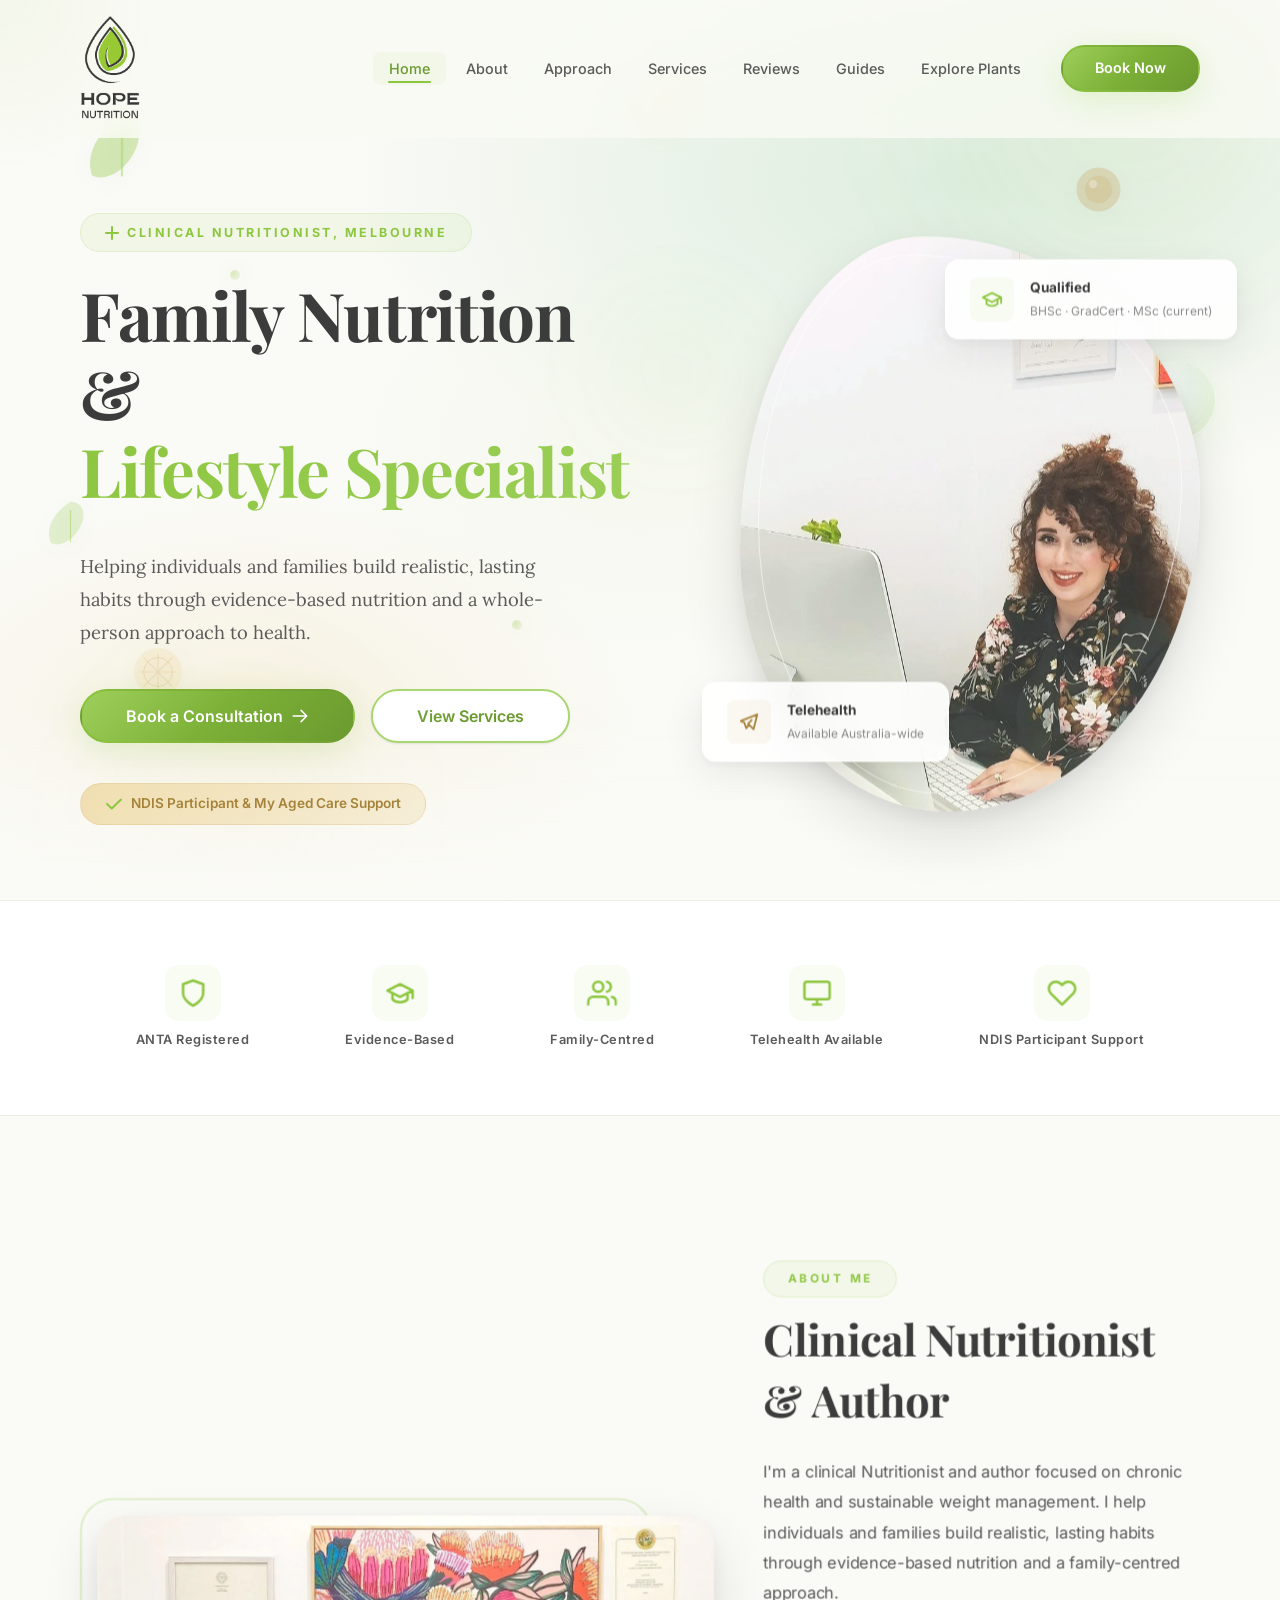
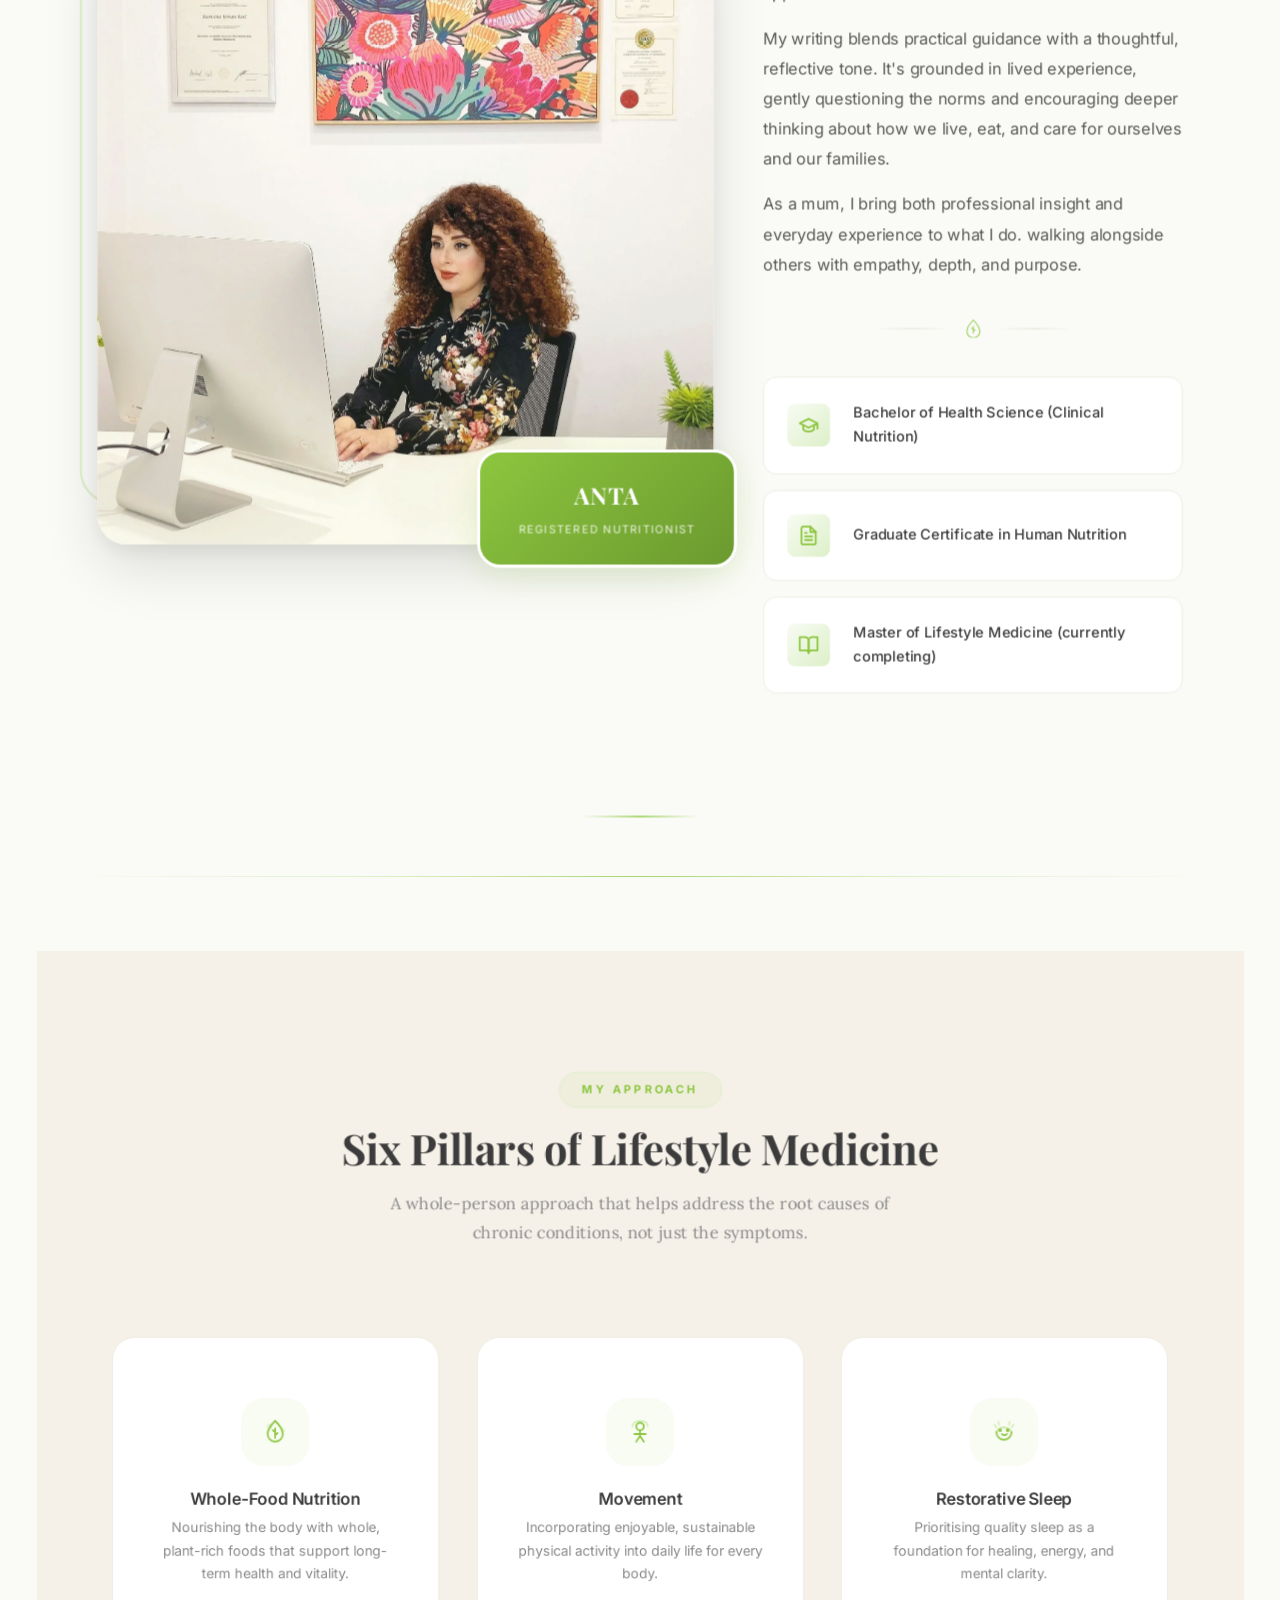
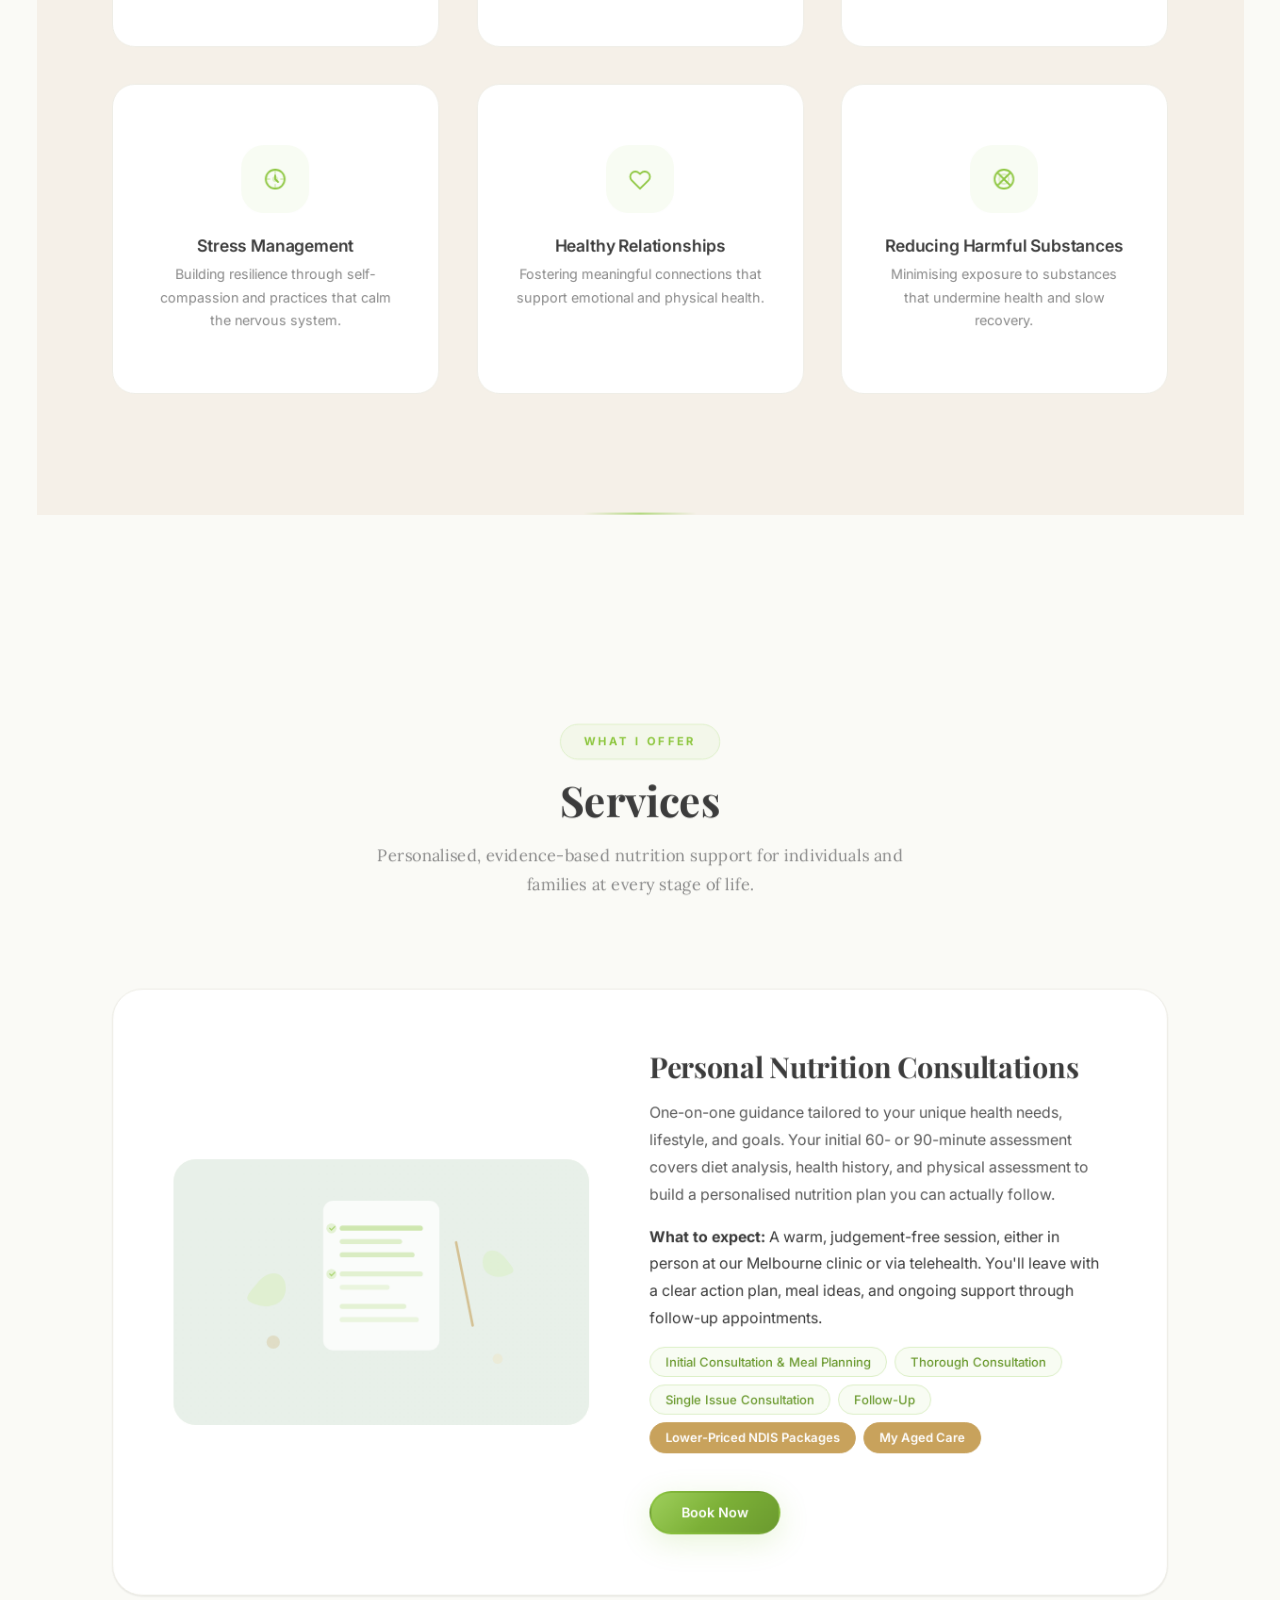
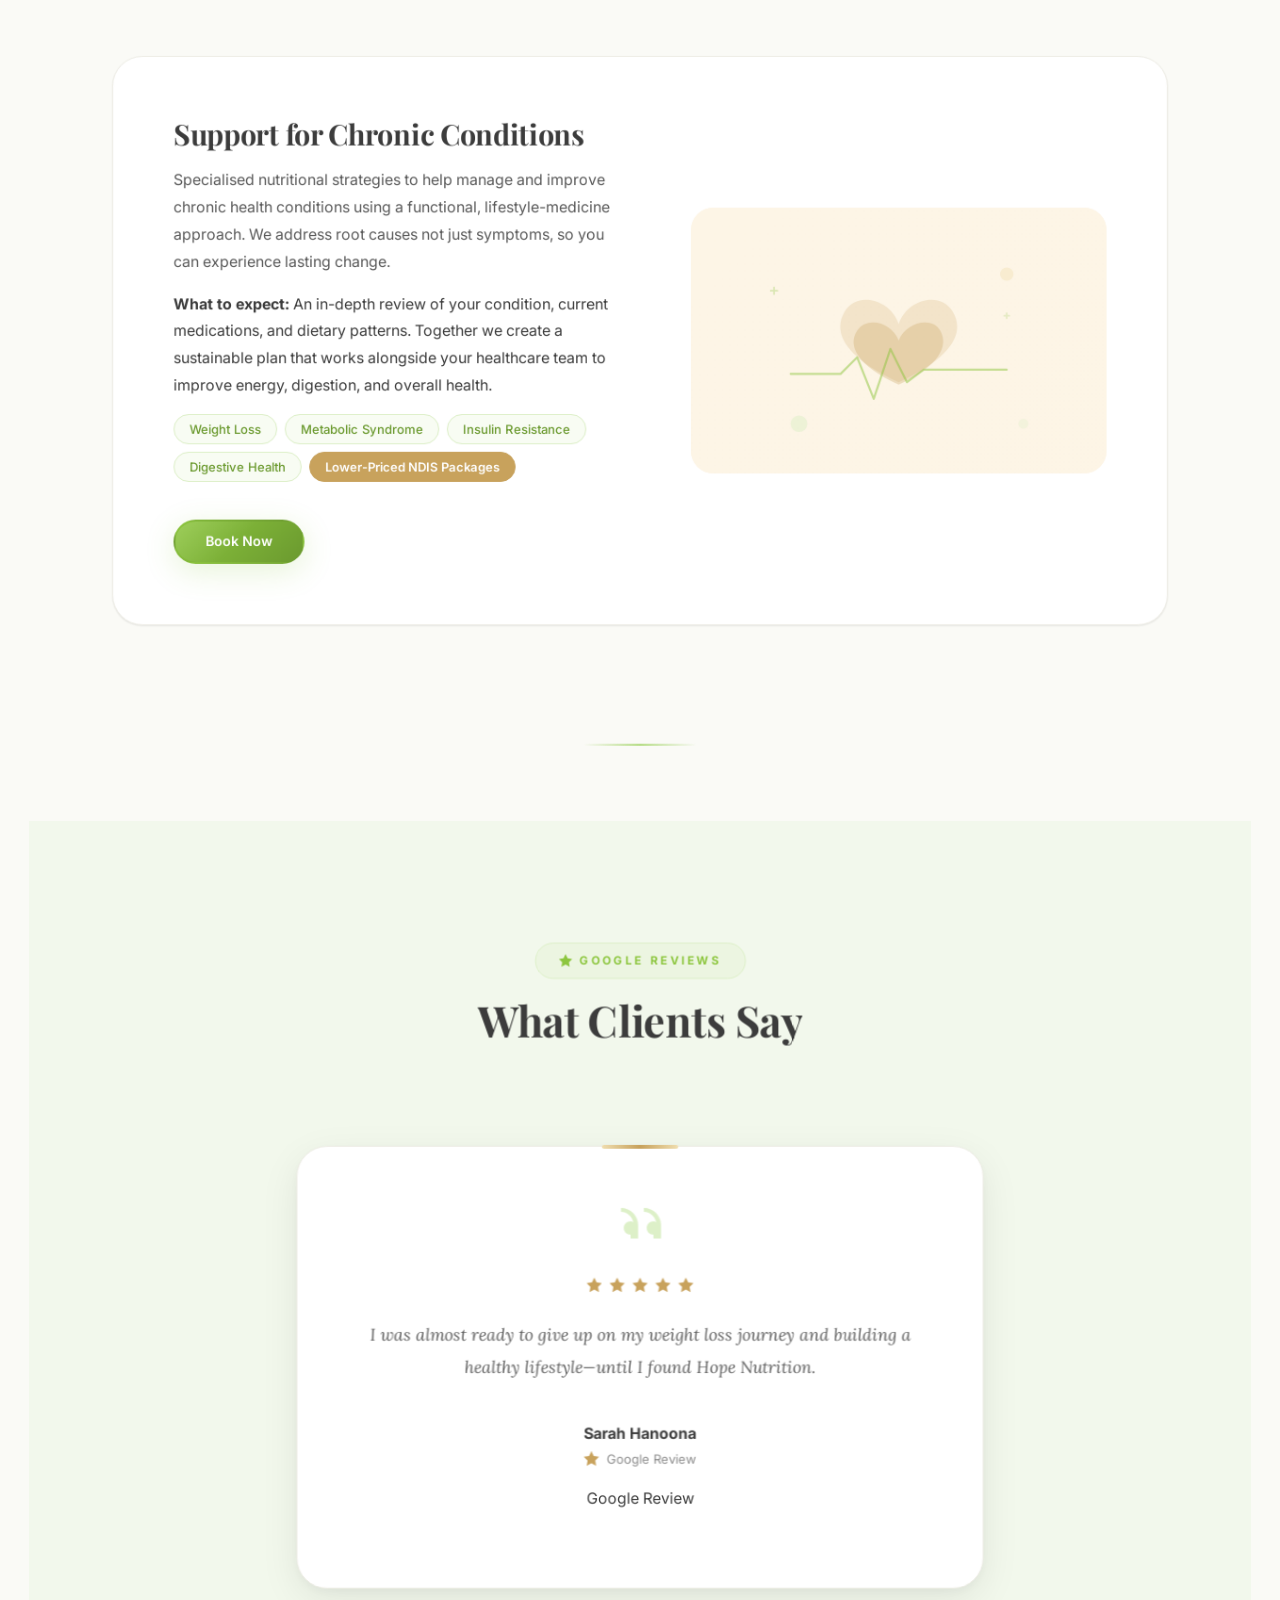
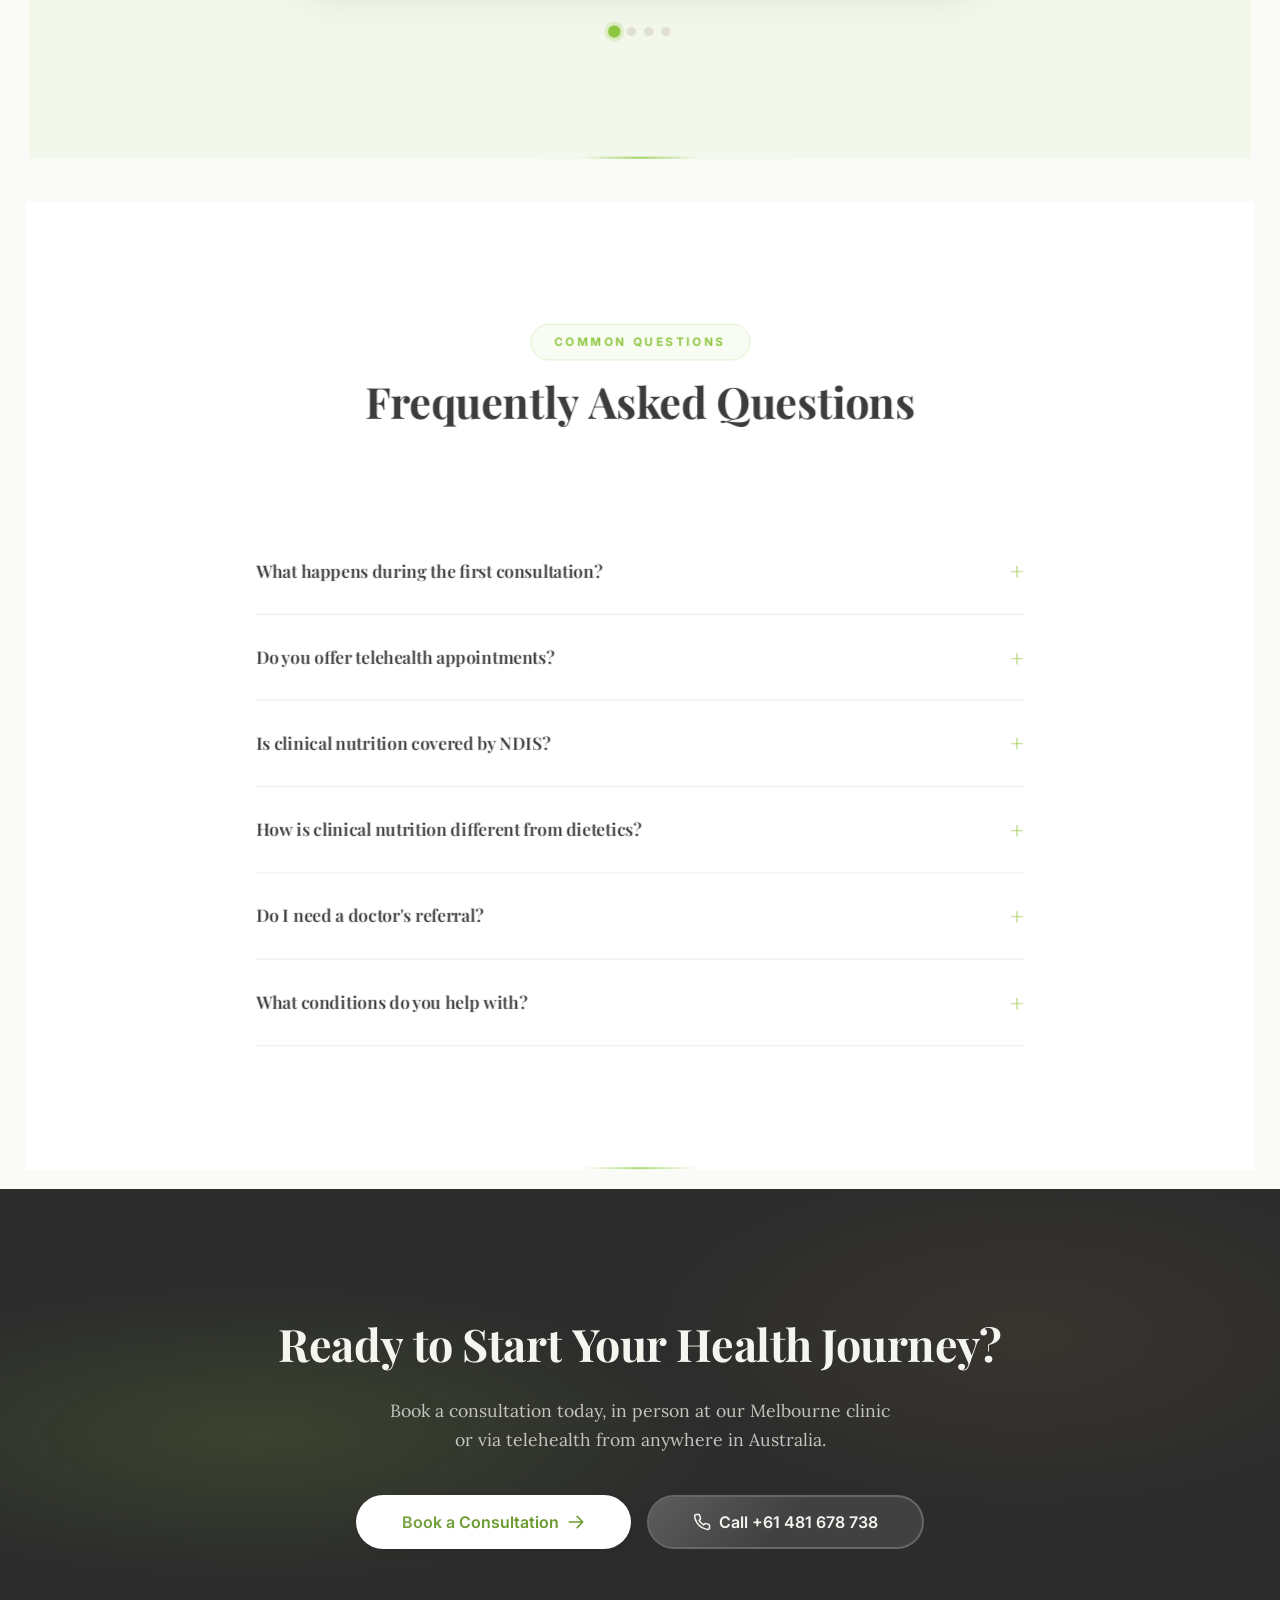
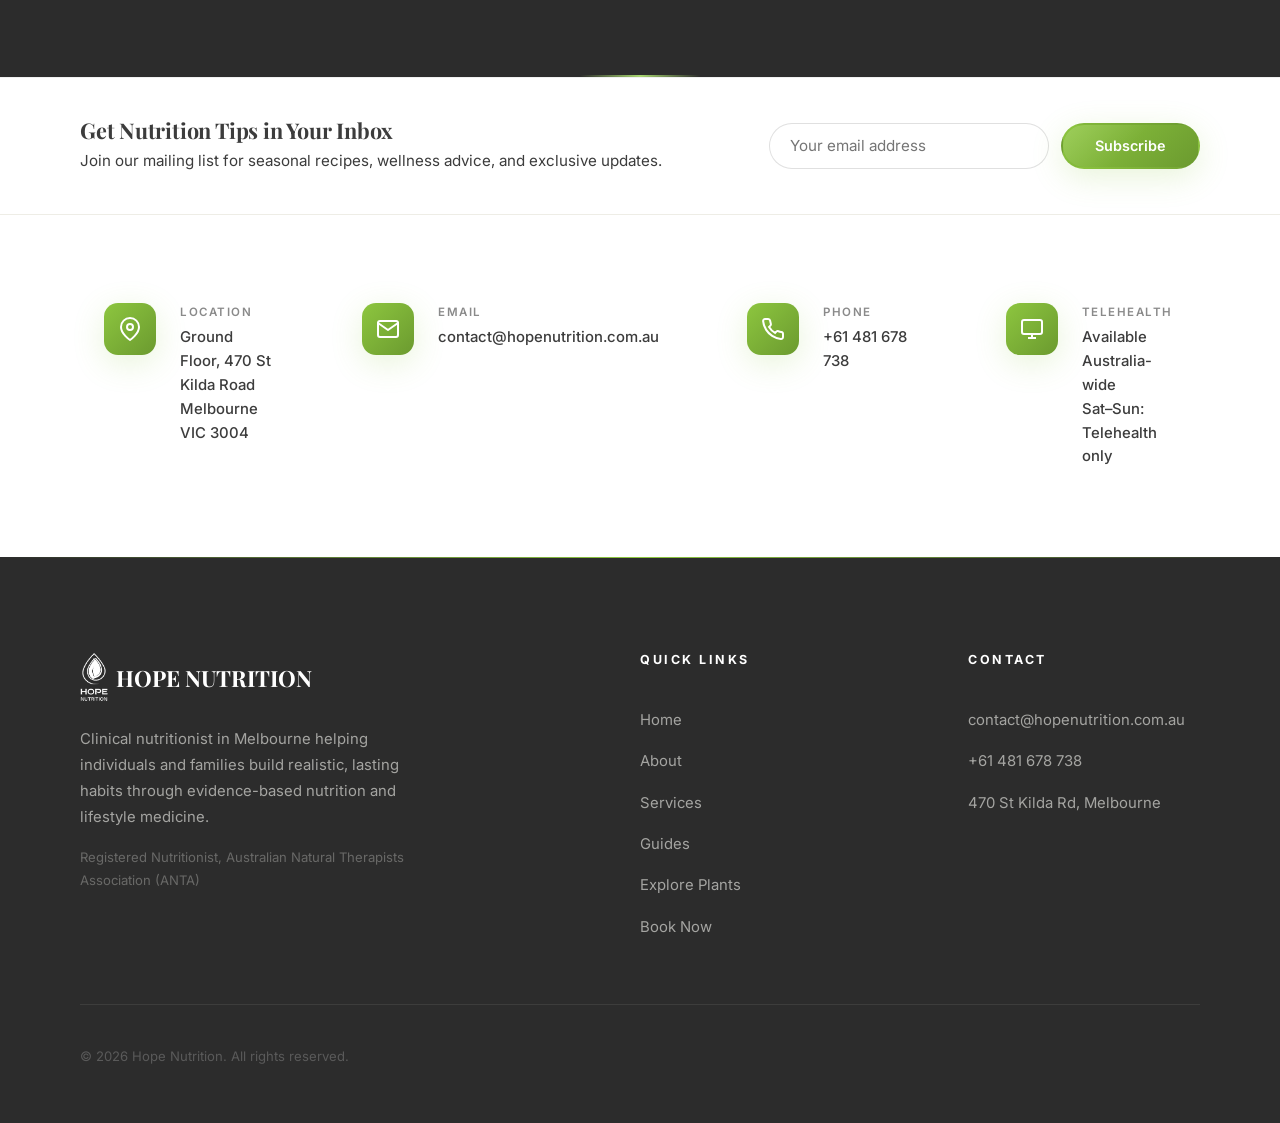
<file: index.html>
<!DOCTYPE html>
<html lang="en">
<head>
  <meta charset="UTF-8">
  <meta name="viewport" content="width=device-width, initial-scale=1.0">
  <meta name="description" content="Hope Nutrition | Clinical nutritionist in Melbourne specialising in chronic health, sustainable weight management, and family nutrition. Evidence-based care through lifestyle medicine.">
  <meta name="keywords" content="nutritionist melbourne, clinical nutrition, weight management, NDIS nutrition, lifestyle medicine, family nutrition">
  <meta name="author" content="Hope Nutrition">
  <meta property="og:title" content="Hope Nutrition | Family Nutrition & Lifestyle Specialist">
  <meta property="og:description" content="Clinical nutritionist in Melbourne helping individuals and families build lasting health through evidence-based nutrition and lifestyle medicine.">
  <meta property="og:type" content="website">
  <meta property="og:url" content="https://hopenutrition.com.au">
  <meta property="og:locale" content="en_AU">
  <meta property="og:image" content="https://hopenutrition.com.au/images/logo.png">
  <meta name="twitter:card" content="summary_large_image">
  <meta name="twitter:title" content="Hope Nutrition | Family Nutrition & Lifestyle Specialist">
  <meta name="twitter:description" content="Clinical nutritionist in Melbourne helping individuals and families build lasting health through evidence-based nutrition and lifestyle medicine.">
  <meta name="robots" content="index, follow">
  <meta name="theme-color" content="#8DC63F">
  <link rel="canonical" href="https://hopenutrition.com.au/">

  <title>Hope Nutrition | Family Nutrition & Lifestyle Specialist | Melbourne</title>

  <!-- Structured Data -->
  <script type="application/ld+json">
  {
    "@context": "https://schema.org",
    "@graph": [
      {
        "@type": "LocalBusiness",
        "@id": "https://hopenutrition.com.au/#business",
        "name": "Hope Nutrition",
        "description": "Clinical nutritionist in Melbourne specialising in chronic health, sustainable weight management, and family nutrition.",
        "url": "https://hopenutrition.com.au",
        "telephone": "+61481678738",
        "email": "contact@hopenutrition.com.au",
        "address": {
          "@type": "PostalAddress",
          "streetAddress": "Ground Floor, 470 St Kilda Road",
          "addressLocality": "Melbourne",
          "addressRegion": "VIC",
          "postalCode": "3004",
          "addressCountry": "AU"
        },
        "geo": {
          "@type": "GeoCoordinates",
          "latitude": -37.8407,
          "longitude": 144.9785
        },
        "priceRange": "$$",
        "openingHoursSpecification": [
          { "@type": "OpeningHoursSpecification", "dayOfWeek": ["Monday","Tuesday","Wednesday","Thursday","Friday"], "opens": "09:00", "closes": "17:00" },
          { "@type": "OpeningHoursSpecification", "dayOfWeek": ["Saturday","Sunday"], "opens": "10:00", "closes": "14:00", "description": "Telehealth only" }
        ],
        "image": "https://hopenutrition.com.au/images/og-image.jpg"
      },
      {
        "@type": "Person",
        "@id": "https://hopenutrition.com.au/#person",
        "name": "Ramsina Roil",
        "jobTitle": "Clinical Nutritionist",
        "worksFor": { "@id": "https://hopenutrition.com.au/#business" },
        "hasCredential": [
          { "@type": "EducationalOccupationalCredential", "credentialCategory": "degree", "name": "Bachelor of Health Science (Clinical Nutrition)" },
          { "@type": "EducationalOccupationalCredential", "credentialCategory": "certificate", "name": "Graduate Certificate in Human Nutrition" },
          { "@type": "EducationalOccupationalCredential", "credentialCategory": "degree", "name": "Master of Lifestyle Medicine (in progress)" }
        ],
        "memberOf": { "@type": "Organization", "name": "Australian Natural Therapists Association (ANTA)" }
      },
      {
        "@type": "FAQPage",
        "mainEntity": [
          {
            "@type": "Question",
            "name": "What happens during the first consultation?",
            "acceptedAnswer": { "@type": "Answer", "text": "Your initial consultation is a thorough 60- or 90-minute session where we review your health history, current diet, lifestyle, and goals. You'll leave with an actionable plan tailored to your unique needs." }
          },
          {
            "@type": "Question",
            "name": "Do you offer telehealth appointments?",
            "acceptedAnswer": { "@type": "Answer", "text": "Yes! You can book a video consultation from anywhere in Australia. Telehealth appointments follow the same structure and care as in-person visits at our Melbourne clinic." }
          },
          {
            "@type": "Question",
            "name": "Is clinical nutrition covered by NDIS?",
            "acceptedAnswer": { "@type": "Answer", "text": "Hope Nutrition is not an NDIS-registered provider. However, we are happy to offer lower-priced packages for NDIS participants as a community service. Contact us to discuss how we can help." }
          },
          {
            "@type": "Question",
            "name": "How is clinical nutrition different from dietetics?",
            "acceptedAnswer": { "@type": "Answer", "text": "Clinical nutritionists take a whole-person, functional approach, looking at nutrient interactions, gut health, lifestyle factors, and the root causes of symptoms rather than focusing solely on calorie or macronutrient targets." }
          },
          {
            "@type": "Question",
            "name": "Do I need a doctor's referral?",
            "acceptedAnswer": { "@type": "Answer", "text": "No referral is needed. You can book directly through our website. However, if you have a GP or specialist managing your care, we're happy to collaborate with your healthcare team." }
          },
          {
            "@type": "Question",
            "name": "What conditions do you help with?",
            "acceptedAnswer": { "@type": "Answer", "text": "We mainly help people with heart disease, high cholesterol, high blood pressure, and weight loss. We also support those dealing with gut problems, low energy, hormonal issues, and diabetes." }
          }
        ]
      }
    ]
  }
  </script>

  <link rel="preconnect" href="https://fonts.googleapis.com">
  <link rel="preconnect" href="https://fonts.gstatic.com" crossorigin>
  <link href="https://fonts.googleapis.com/css2?family=Inter:wght@400;500;600&family=Lora:ital,wght@0,400;1,400&family=Playfair+Display:wght@600;700&display=swap" rel="stylesheet">
  <link rel="stylesheet" href="css/style.css">

  <!-- Favicons -->
  <link rel="icon" href="/favicon.ico" sizes="any">
  <link rel="icon" type="image/png" sizes="32x32" href="/images/favicon-32.png">
  <link rel="icon" type="image/png" sizes="16x16" href="/images/favicon-16.png">
  <link rel="apple-touch-icon" href="/images/apple-touch-icon.png">
  <link rel="manifest" href="/manifest.json">
</head>
<body class="home-page">
  <a href="#main-content" class="skip-link">Skip to main content</a>

  <!-- ========== HEADER ========== -->
  <header class="header" role="banner">
    <div class="header__inner">
      <a href="index.html" class="header__logo" aria-label="Hope Nutrition Home">
        <img src="images/logo.png" alt="Hope Nutrition leaf logo" class="logo-icon">
      </a>
      <nav class="nav" role="navigation" aria-label="Main navigation">
        <div class="nav__drawer" aria-hidden="true">
          <ul class="nav__list">
            <li><a href="#home" class="nav__link nav__link--active">Home</a></li>
            <li><a href="#about" class="nav__link">About</a></li>
            <li><a href="#pillars" class="nav__link">Approach</a></li>
            <li><a href="#services" class="nav__link">Services</a></li>
            <li><a href="#testimonials" class="nav__link">Reviews</a></li>
            <li><a href="booklets.html" class="nav__link">Guides</a></li>
            <li><a href="explore-plants.html" class="nav__link">Explore Plants</a></li>
          </ul>
          <a href="https://app.squareup.com/appointments/book/omzgfrghou5f38/LFP9SFMS7XYZB/start" class="nav__mobile-cta" target="_blank" rel="noopener noreferrer">Book Now</a>
        </div>
        <a href="https://app.squareup.com/appointments/book/omzgfrghou5f38/LFP9SFMS7XYZB/start" class="btn btn--primary" target="_blank" rel="noopener noreferrer">Book Now</a>
        <button class="nav-toggle" aria-label="Toggle menu" aria-expanded="false">
          <span></span>
          <span></span>
          <span></span>
        </button>
      </nav>
    </div>
  </header>

  <main id="main-content">

  <!-- ========== HERO ========== -->
  <section class="hero" id="home">
    <div class="hero__blob hero__blob--1"></div>
    <div class="hero__blob hero__blob--2"></div>
    <div class="hero__blob hero__blob--3"></div>

    <!-- 3D Floating Botanical Elements -->
    <div class="float3d-scene" aria-hidden="true">
      <div class="float3d float3d--leaf-1">
        <svg viewBox="0 0 60 60" fill="none"><path d="M30 5c-15 10-25 25-20 40 10 5 25-5 30-20S35 5 30 5z" fill="#8DC63F" opacity="0.35"/><path d="M30 15v30" stroke="#A8D670" stroke-width="1.5" stroke-linecap="round" opacity="0.5"/></svg>
      </div>
      <div class="float3d float3d--berry-1">
        <svg viewBox="0 0 40 40" fill="none"><circle cx="20" cy="20" r="16" fill="#C8A25C" opacity="0.3"/><circle cx="20" cy="20" r="10" fill="#C8A25C" opacity="0.2"/><circle cx="16" cy="16" r="3" fill="white" opacity="0.3"/></svg>
      </div>
      <div class="float3d float3d--leaf-2">
        <svg viewBox="0 0 50 50" fill="none"><path d="M25 5c-12 8-20 20-15 32 8 4 20-4 24-16S30 5 25 5z" fill="#A8D670" opacity="0.3"/><path d="M25 12v24" stroke="#8DC63F" stroke-width="1" stroke-linecap="round" opacity="0.4"/></svg>
      </div>
      <div class="float3d float3d--orb-1">
        <div class="glass-orb"></div>
      </div>
      <div class="float3d float3d--citrus">
        <svg viewBox="0 0 50 50" fill="none"><circle cx="25" cy="25" r="20" fill="#F0DEB0" opacity="0.35"/><path d="M25 10v30M10 25h30M13 13l24 24M37 13L13 37" stroke="#C8A25C" stroke-width="1" opacity="0.2"/><circle cx="25" cy="25" r="12" stroke="#C8A25C" stroke-width="0.8" opacity="0.25" fill="none"/></svg>
      </div>
      <div class="float3d float3d--leaf-3">
        <svg viewBox="0 0 44 44" fill="none"><path d="M22 4c-10 7-18 18-13 28 7 3 17-3 20-14S26 4 22 4z" fill="#DDF0C8" opacity="0.5"/></svg>
      </div>
      <div class="float3d float3d--orb-2">
        <div class="glass-orb glass-orb--gold"></div>
      </div>
      <div class="float3d float3d--dot-1"><div class="float3d-dot"></div></div>
      <div class="float3d float3d--dot-2"><div class="float3d-dot float3d-dot--gold"></div></div>
      <div class="float3d float3d--dot-3"><div class="float3d-dot"></div></div>
    </div>

    <div class="container hero__inner" data-scene-3d>
      <div class="hero__content fade-up">
        <span class="hero__label">
          <svg viewBox="0 0 14 14" fill="none"><path d="M7 1v12M1 7h12" stroke="currentColor" stroke-width="2" stroke-linecap="round"/></svg>
          Clinical Nutritionist, Melbourne
        </span>
        <h1 class="hero__title">
          Family Nutrition &
          <em>Lifestyle Specialist</em>
        </h1>
        <p class="hero__text">
          Helping individuals and families build realistic, lasting habits through
          evidence-based nutrition and a whole-person approach to health.
        </p>
        <div class="hero__actions">
          <a href="https://app.squareup.com/appointments/book/omzgfrghou5f38/LFP9SFMS7XYZB/start" class="btn btn--primary btn--lg" target="_blank" rel="noopener noreferrer">
            Book a Consultation
            <svg viewBox="0 0 24 24" fill="none" stroke="currentColor" stroke-width="2"><path stroke-linecap="round" stroke-linejoin="round" d="M13.5 4.5L21 12m0 0l-7.5 7.5M21 12H3"/></svg>
          </a>
          <a href="#services" class="btn btn--secondary btn--lg">View Services</a>
        </div>
        <div class="ndis-badge">
          <svg viewBox="0 0 18 18" fill="none"><path d="M16 4.5L6.75 13.5 2 8.84" stroke="currentColor" stroke-width="2" stroke-linecap="round" stroke-linejoin="round"/></svg>
          NDIS Participant & My Aged Care Support
        </div>
      </div>

      <div class="hero__visual" data-parallax="0.05">
        <div class="hero__image-wrapper">
          <div class="hero__illustration">
            <img src="images/ramsina2.jpg" alt="Ramsina seated at the Hope Nutrition clinic desk" loading="eager" fetchpriority="high" decoding="async">
          </div>
        </div>

        <div class="hero__float-badge hero__float-badge--top">
          <div class="badge-icon badge-icon--green">
            <svg viewBox="0 0 24 24" fill="none" stroke="currentColor" stroke-width="2" width="22" height="22">
              <path d="M22 10v6M2 10l10-5 10 5-10 5z" stroke-linecap="round" stroke-linejoin="round"/>
              <path d="M6 12v5c3 3 9 3 12 0v-5" stroke-linecap="round" stroke-linejoin="round"/>
            </svg>
          </div>
          <div>
            <strong>Qualified</strong>
            <small>BHSc · GradCert · MSc (current)</small>
          </div>
        </div>

        <div class="hero__float-badge hero__float-badge--bottom">
          <div class="badge-icon badge-icon--gold">
            <svg viewBox="0 0 24 24" fill="none" stroke="currentColor" stroke-width="2" width="22" height="22">
              <path d="M15 10l-4 4l6 6l4-16l-18 7l4 2l2 6l3-4" stroke-linecap="round" stroke-linejoin="round"/>
            </svg>
          </div>
          <div>
            <strong>Telehealth</strong>
            <small>Available Australia-wide</small>
          </div>
        </div>
      </div>
    </div>
  </section>

  <!-- ========== TRUST BAR ========== -->
  <section class="trust-bar">
    <div class="container trust-bar__inner">
      <div class="trust-item fade-up">
        <div class="trust-item__icon cube-wrap">
          <div class="cube">
            <div class="cube__face cube__face--front">
              <svg viewBox="0 0 24 24" fill="none" stroke="currentColor" stroke-width="2"><path d="M12 22s8-4 8-10V5l-8-3-8 3v7c0 6 8 10 8 10z" stroke-linecap="round" stroke-linejoin="round"/></svg>
            </div>
            <div class="cube__face cube__face--top">
              <svg viewBox="0 0 24 24" fill="none" stroke="currentColor" stroke-width="2"><path d="M12 22s8-4 8-10V5l-8-3-8 3v7c0 6 8 10 8 10z" stroke-linecap="round" stroke-linejoin="round"/></svg>
            </div>
          </div>
        </div>
        <span class="trust-item__label">ANTA Registered</span>
      </div>
      <div class="trust-item fade-up">
        <div class="trust-item__icon cube-wrap">
          <div class="cube">
            <div class="cube__face cube__face--front">
              <svg viewBox="0 0 24 24" fill="none" stroke="currentColor" stroke-width="2"><path d="M22 10v6M2 10l10-5 10 5-10 5z" stroke-linecap="round" stroke-linejoin="round"/><path d="M6 12v5c3 3 9 3 12 0v-5" stroke-linecap="round" stroke-linejoin="round"/></svg>
            </div>
            <div class="cube__face cube__face--top">
              <svg viewBox="0 0 24 24" fill="none" stroke="currentColor" stroke-width="2"><path d="M22 10v6M2 10l10-5 10 5-10 5z" stroke-linecap="round" stroke-linejoin="round"/><path d="M6 12v5c3 3 9 3 12 0v-5" stroke-linecap="round" stroke-linejoin="round"/></svg>
            </div>
          </div>
        </div>
        <span class="trust-item__label">Evidence-Based</span>
      </div>
      <div class="trust-item fade-up">
        <div class="trust-item__icon cube-wrap">
          <div class="cube">
            <div class="cube__face cube__face--front">
              <svg viewBox="0 0 24 24" fill="none" stroke="currentColor" stroke-width="2"><path d="M17 21v-2a4 4 0 00-4-4H5a4 4 0 00-4 4v2" stroke-linecap="round" stroke-linejoin="round"/><circle cx="9" cy="7" r="4"/><path d="M23 21v-2a4 4 0 00-3-3.87M16 3.13a4 4 0 010 7.75" stroke-linecap="round" stroke-linejoin="round"/></svg>
            </div>
            <div class="cube__face cube__face--top">
              <svg viewBox="0 0 24 24" fill="none" stroke="currentColor" stroke-width="2"><path d="M17 21v-2a4 4 0 00-4-4H5a4 4 0 00-4 4v2" stroke-linecap="round" stroke-linejoin="round"/><circle cx="9" cy="7" r="4"/><path d="M23 21v-2a4 4 0 00-3-3.87M16 3.13a4 4 0 010 7.75" stroke-linecap="round" stroke-linejoin="round"/></svg>
            </div>
          </div>
        </div>
        <span class="trust-item__label">Family-Centred</span>
      </div>
      <div class="trust-item fade-up">
        <div class="trust-item__icon cube-wrap">
          <div class="cube">
            <div class="cube__face cube__face--front">
              <svg viewBox="0 0 24 24" fill="none" stroke="currentColor" stroke-width="2"><rect x="2" y="3" width="20" height="14" rx="2"/><line x1="8" y1="21" x2="16" y2="21"/><line x1="12" y1="17" x2="12" y2="21"/></svg>
            </div>
            <div class="cube__face cube__face--top">
              <svg viewBox="0 0 24 24" fill="none" stroke="currentColor" stroke-width="2"><rect x="2" y="3" width="20" height="14" rx="2"/><line x1="8" y1="21" x2="16" y2="21"/><line x1="12" y1="17" x2="12" y2="21"/></svg>
            </div>
          </div>
        </div>
        <span class="trust-item__label">Telehealth Available</span>
      </div>
      <div class="trust-item fade-up">
        <div class="trust-item__icon cube-wrap">
          <div class="cube">
            <div class="cube__face cube__face--front">
              <svg viewBox="0 0 24 24" fill="none" stroke="currentColor" stroke-width="2"><path d="M20.84 4.61a5.5 5.5 0 00-7.78 0L12 5.67l-1.06-1.06a5.5 5.5 0 00-7.78 7.78l1.06 1.06L12 21.23l7.78-7.78 1.06-1.06a5.5 5.5 0 000-7.78z" stroke-linecap="round" stroke-linejoin="round"/></svg>
            </div>
            <div class="cube__face cube__face--top">
              <svg viewBox="0 0 24 24" fill="none" stroke="currentColor" stroke-width="2"><path d="M20.84 4.61a5.5 5.5 0 00-7.78 0L12 5.67l-1.06-1.06a5.5 5.5 0 00-7.78 7.78l1.06 1.06L12 21.23l7.78-7.78 1.06-1.06a5.5 5.5 0 000-7.78z" stroke-linecap="round" stroke-linejoin="round"/></svg>
            </div>
          </div>
        </div>
        <span class="trust-item__label">NDIS Participant Support</span>
      </div>
    </div>
  </section>

  <!-- ========== ABOUT ========== -->
  <section class="section" id="about">
    <div class="container about__inner">
      <div class="about__image fade-up" data-parallax="0.04">
        <figure class="about__photo">
          <img src="images/20230608_232105.webp" alt="Ramsina at the Hope Nutrition clinic desk with framed qualifications and artwork behind her" loading="lazy" decoding="async">
        </figure>
        <div class="about__accent-box">
          <span class="number">ANTA</span>
          <span class="label">Registered Nutritionist</span>
        </div>
      </div>

      <div class="about__content fade-up">
        <span class="section-label">About Me</span>
        <h2 data-split>Clinical Nutritionist & Author</h2>
        <p>
          I'm a clinical Nutritionist and author focused on chronic health and sustainable
          weight management. I help individuals and families build realistic, lasting habits
          through evidence-based nutrition and a family-centred approach.
        </p>
        <p>
          My writing blends practical guidance with a thoughtful, reflective tone. It's grounded
          in lived experience, gently questioning the norms and encouraging deeper thinking about
          how we live, eat, and care for ourselves and our families.
        </p>
        <p>
          As a mum, I bring both professional insight and everyday experience to what I do.
          walking alongside others with empathy, depth, and purpose.
        </p>

        <div class="section-divider">
          <svg viewBox="0 0 24 24" fill="none" stroke="currentColor" stroke-width="1.5"><path d="M12 2c-4 4-8 8-8 14a8 8 0 0016 0c0-6-4-10-8-14z" stroke-linecap="round"/><path d="M12 10v8M12 14l-2-2M12 16l2-2" stroke-linecap="round"/></svg>
        </div>

        <div class="about__qualifications">
          <div class="qualification">
            <div class="qualification__icon">
              <svg viewBox="0 0 24 24" fill="none" stroke="currentColor" stroke-width="2"><path d="M22 10v6M2 10l10-5 10 5-10 5z" stroke-linecap="round" stroke-linejoin="round"/><path d="M6 12v5c3 3 9 3 12 0v-5" stroke-linecap="round" stroke-linejoin="round"/></svg>
            </div>
            <p class="qualification__text">Bachelor of Health Science (Clinical Nutrition)</p>
          </div>
          <div class="qualification">
            <div class="qualification__icon">
              <svg viewBox="0 0 24 24" fill="none" stroke="currentColor" stroke-width="2"><path d="M14 2H6a2 2 0 00-2 2v16a2 2 0 002 2h12a2 2 0 002-2V8z" stroke-linecap="round" stroke-linejoin="round"/><path d="M14 2v6h6M16 13H8M16 17H8M10 9H8" stroke-linecap="round" stroke-linejoin="round"/></svg>
            </div>
            <p class="qualification__text">Graduate Certificate in Human Nutrition</p>
          </div>
          <div class="qualification">
            <div class="qualification__icon">
              <svg viewBox="0 0 24 24" fill="none" stroke="currentColor" stroke-width="2"><path d="M2 3h6a4 4 0 014 4v14a3 3 0 00-3-3H2z" stroke-linecap="round" stroke-linejoin="round"/><path d="M22 3h-6a4 4 0 00-4 4v14a3 3 0 013-3h7z" stroke-linecap="round" stroke-linejoin="round"/></svg>
            </div>
            <p class="qualification__text">Master of Lifestyle Medicine (currently completing)</p>
          </div>
        </div>
      </div>
    </div>
  </section>

  <!-- ========== SECTION BREAK ========== -->
  <div class="section-break" aria-hidden="true"></div>

  <!-- ========== PILLARS ========== -->
  <section class="section section--alt" id="pillars">
    <div class="container">
      <div class="section-header fade-up">
        <span class="section-label">My Approach</span>
        <h2 data-split>Six Pillars of Lifestyle Medicine</h2>
        <p>A whole-person approach that helps address the root causes of chronic conditions, not just the symptoms.</p>
      </div>
      <div class="pillars-grid">
        <div class="pillar-card fade-up">
          <div class="pillar-card__icon">
            <svg viewBox="0 0 32 32" fill="none" stroke="currentColor" stroke-width="1.8">
              <path d="M16 4c-3 3-8 8-8 14a8 8 0 0016 0c0-6-5-11-8-14z" stroke-linecap="round"/>
              <path d="M16 12v10M16 16l-2.5-2M16 19l2.5-2" stroke-linecap="round"/>
              <circle cx="10" cy="10" r="2" fill="currentColor" opacity="0.2"/>
              <circle cx="24" cy="14" r="1.5" fill="currentColor" opacity="0.15"/>
            </svg>
          </div>
          <h4 class="pillar-card__title">Whole-Food Nutrition</h4>
          <p class="pillar-card__text">Nourishing the body with whole, plant-rich foods that support long-term health and vitality.</p>
        </div>
        <div class="pillar-card fade-up">
          <div class="pillar-card__icon">
            <svg viewBox="0 0 32 32" fill="none" stroke="currentColor" stroke-width="1.8">
              <circle cx="16" cy="10" r="4"/>
              <path d="M16 14v6M12 26l4-6 4 6M10 18h12" stroke-linecap="round" stroke-linejoin="round"/>
              <path d="M8 10c0-4 3.5-6 8-6s8 2 8 6" stroke-linecap="round" opacity="0.3"/>
            </svg>
          </div>
          <h4 class="pillar-card__title">Movement</h4>
          <p class="pillar-card__text">Incorporating enjoyable, sustainable physical activity into daily life for every body.</p>
        </div>
        <div class="pillar-card fade-up">
          <div class="pillar-card__icon">
            <svg viewBox="0 0 32 32" fill="none" stroke="currentColor" stroke-width="1.8">
              <path d="M24 16a8 8 0 11-16 0" stroke-linecap="round"/>
              <path d="M8 16c0 0 2-5 8-5s8 5 8 5" stroke-linecap="round" opacity="0.4"/>
              <circle cx="12" cy="14" r="1" fill="currentColor"/>
              <circle cx="20" cy="14" r="1" fill="currentColor"/>
              <path d="M14 18c1 1.5 4 1.5 5 0" stroke-linecap="round"/>
              <path d="M6 8l2 3M26 8l-2 3M10 5l1 3M22 5l-1 3" stroke-linecap="round" opacity="0.3"/>
            </svg>
          </div>
          <h4 class="pillar-card__title">Restorative Sleep</h4>
          <p class="pillar-card__text">Prioritising quality sleep as a foundation for healing, energy, and mental clarity.</p>
        </div>
        <div class="pillar-card fade-up">
          <div class="pillar-card__icon">
            <svg viewBox="0 0 32 32" fill="none" stroke="currentColor" stroke-width="1.8">
              <circle cx="16" cy="16" r="10"/>
              <path d="M16 6v4M16 22v4M6 16h4M22 16h4" stroke-linecap="round" opacity="0.3"/>
              <path d="M16 12v4l3 3" stroke-linecap="round" stroke-linejoin="round"/>
              <circle cx="16" cy="16" r="2" fill="currentColor" opacity="0.3"/>
            </svg>
          </div>
          <h4 class="pillar-card__title">Stress Management</h4>
          <p class="pillar-card__text">Building resilience through self-compassion and practices that calm the nervous system.</p>
        </div>
        <div class="pillar-card fade-up">
          <div class="pillar-card__icon">
            <svg viewBox="0 0 32 32" fill="none" stroke="currentColor" stroke-width="1.8">
              <path d="M20.84 6.61a5.5 5.5 0 00-7.78 0L12 7.67l-1.06-1.06a5.5 5.5 0 00-7.78 7.78l1.06 1.06L12 23.23l7.78-7.78 1.06-1.06a5.5 5.5 0 000-7.78z" transform="translate(4, 3)" stroke-linecap="round" stroke-linejoin="round"/>
            </svg>
          </div>
          <h4 class="pillar-card__title">Healthy Relationships</h4>
          <p class="pillar-card__text">Fostering meaningful connections that support emotional and physical health.</p>
        </div>
        <div class="pillar-card fade-up">
          <div class="pillar-card__icon">
            <svg viewBox="0 0 32 32" fill="none" stroke="currentColor" stroke-width="1.8">
              <circle cx="16" cy="16" r="10"/>
              <line x1="10" y1="10" x2="22" y2="22" stroke-linecap="round"/>
              <line x1="22" y1="10" x2="10" y2="22" stroke-linecap="round"/>
              <circle cx="16" cy="16" r="5" opacity="0.3"/>
            </svg>
          </div>
          <h4 class="pillar-card__title">Reducing Harmful Substances</h4>
          <p class="pillar-card__text">Minimising exposure to substances that undermine health and slow recovery.</p>
        </div>
      </div>
    </div>
  </section>

  <!-- ========== SERVICES ========== -->
  <section class="section" id="services">
    <div class="container">
      <div class="section-header fade-up">
        <span class="section-label">What I Offer</span>
        <h2 data-split>Services</h2>
        <p>Personalised, evidence-based nutrition support for individuals and families at every stage of life.</p>
      </div>
      <div class="services-grid">

        <!-- Consultations -->
        <div class="service-block fade-up">
          <div class="service-block__illustration">
            <svg viewBox="0 0 500 320" fill="none" xmlns="http://www.w3.org/2000/svg" aria-hidden="true">
              <rect width="500" height="320" rx="16" fill="#F2F8EC"/>
              <rect width="500" height="320" rx="16" fill="url(#s1Grad)"/>
              <!-- Clipboard/consultation visual -->
              <rect x="180" y="50" width="140" height="180" rx="12" fill="white" opacity="0.8"/>
              <rect x="200" y="80" width="100" height="6" rx="3" fill="#8DC63F" opacity="0.4"/>
              <rect x="200" y="96" width="75" height="6" rx="3" fill="#8DC63F" opacity="0.25"/>
              <rect x="200" y="112" width="90" height="6" rx="3" fill="#8DC63F" opacity="0.3"/>
              <rect x="200" y="135" width="100" height="6" rx="3" fill="#A8D670" opacity="0.3"/>
              <rect x="200" y="151" width="60" height="6" rx="3" fill="#A8D670" opacity="0.2"/>
              <rect x="200" y="174" width="80" height="6" rx="3" fill="#8DC63F" opacity="0.2"/>
              <rect x="200" y="190" width="95" height="6" rx="3" fill="#8DC63F" opacity="0.15"/>
              <!-- Pen -->
              <line x1="340" y1="100" x2="360" y2="200" stroke="#C8A25C" stroke-width="3" stroke-linecap="round" opacity="0.6"/>
              <!-- Leaf decorations -->
              <path d="M100 150c15-20 35-15 35 5s-20 25-35 20-15-8 0-25z" fill="#DDF0C8" opacity="0.7"/>
              <path d="M400 120c-12-16-28-12-28 4s16 20 28 16 12-6 0-20z" fill="#DDF0C8" opacity="0.6"/>
              <circle cx="120" cy="220" r="8" fill="#C8A25C" opacity="0.25"/>
              <circle cx="390" cy="240" r="6" fill="#F0DEB0" opacity="0.3"/>
              <!-- Checkmarks -->
              <circle cx="190" cy="83" r="6" fill="#8DC63F" opacity="0.2"/>
              <path d="M188 83l2 2 4-4" stroke="#8DC63F" stroke-width="1.5" stroke-linecap="round" opacity="0.6"/>
              <circle cx="190" cy="138" r="6" fill="#8DC63F" opacity="0.2"/>
              <path d="M188 138l2 2 4-4" stroke="#8DC63F" stroke-width="1.5" stroke-linecap="round" opacity="0.6"/>
              <defs>
                <linearGradient id="s1Grad" x1="0" y1="0" x2="500" y2="320"><stop offset="0%" stop-color="#E8F0E9"/><stop offset="100%" stop-color="#C5DDCA" stop-opacity="0.5"/></linearGradient>
              </defs>
            </svg>
          </div>
          <div class="service-block__content">
            <h3>Personal Nutrition Consultations</h3>
            <p>
              One-on-one guidance tailored to your unique health needs, lifestyle, and goals.
              Your initial 60- or 90-minute assessment covers diet analysis, health history, and
              physical assessment to build a personalised nutrition plan you can actually follow.
            </p>
            <p class="service-block__detail">
              <strong>What to expect:</strong> A warm, judgement-free session, either in person at our
              Melbourne clinic or via telehealth. You'll leave with a clear action plan, meal ideas,
              and ongoing support through follow-up appointments.
            </p>
            <div class="service-tags">
              <span class="service-tag">Initial Consultation & Meal Planning</span>
              <span class="service-tag">Thorough Consultation</span>
              <span class="service-tag">Single Issue Consultation</span>
              <span class="service-tag">Follow-Up</span>
              <span class="service-tag service-tag--funded">Lower-Priced NDIS Packages</span>
              <span class="service-tag service-tag--funded">My Aged Care</span>
            </div>
            <a href="https://app.squareup.com/appointments/book/omzgfrghou5f38/LFP9SFMS7XYZB/start" class="btn btn--primary" target="_blank" rel="noopener noreferrer">Book Now</a>
          </div>
        </div>

        <!-- Chronic Conditions -->
        <div class="service-block fade-up">
          <div class="service-block__illustration">
            <svg viewBox="0 0 500 320" fill="none" xmlns="http://www.w3.org/2000/svg" aria-hidden="true">
              <rect width="500" height="320" rx="16" fill="#FDF5E6"/>
              <rect width="500" height="320" rx="16" fill="url(#s2Grad)"/>
              <!-- Heart/health visual -->
              <path d="M250 140c-10-30-50-40-65-15s0 55 65 85c65-30 80-60 65-85s-55-15-65 15z" fill="#C8A25C" opacity="0.2"/>
              <path d="M250 160c-8-22-38-30-50-12s0 42 50 65c50-23 60-47 50-65s-42-10-50 12z" fill="#C8A25C" opacity="0.3"/>
              <!-- Pulse line -->
              <polyline points="120,200 180,200 200,180 220,230 240,170 260,210 280,195 340,195 380,195" stroke="#8DC63F" stroke-width="2.5" stroke-linecap="round" stroke-linejoin="round" opacity="0.5"/>
              <!-- Small crosses (medical) -->
              <g opacity="0.3" transform="translate(100,100)">
                <rect x="-1" y="-5" width="2" height="10" rx="1" fill="#8DC63F"/>
                <rect x="-5" y="-1" width="10" height="2" rx="1" fill="#8DC63F"/>
              </g>
              <g opacity="0.2" transform="translate(380,130)">
                <rect x="-1" y="-4" width="2" height="8" rx="1" fill="#8DC63F"/>
                <rect x="-4" y="-1" width="8" height="2" rx="1" fill="#8DC63F"/>
              </g>
              <!-- Floating elements -->
              <circle cx="130" cy="260" r="10" fill="#DDF0C8" opacity="0.5"/>
              <circle cx="380" cy="80" r="8" fill="#F0DEB0" opacity="0.4"/>
              <circle cx="400" cy="260" r="6" fill="#DDF0C8" opacity="0.3"/>
              <defs>
                <linearGradient id="s2Grad" x1="0" y1="0" x2="500" y2="320"><stop offset="0%" stop-color="#FDF5E6"/><stop offset="100%" stop-color="#F0DEB0" stop-opacity="0.4"/></linearGradient>
              </defs>
            </svg>
          </div>
          <div class="service-block__content">
            <h3>Support for Chronic Conditions</h3>
            <p>
              Specialised nutritional strategies to help manage and improve chronic health
              conditions using a functional, lifestyle-medicine approach. We address root causes
              not just symptoms, so you can experience lasting change.
            </p>
            <p class="service-block__detail">
              <strong>What to expect:</strong> An in-depth review of your condition, current medications,
              and dietary patterns. Together we create a sustainable plan that works alongside your
              healthcare team to improve energy, digestion, and overall health.
            </p>
            <div class="service-tags">
              <span class="service-tag">Weight Loss</span>
              <span class="service-tag">Metabolic Syndrome</span>
              <span class="service-tag">Insulin Resistance</span>
              <span class="service-tag">Digestive Health</span>
              <span class="service-tag service-tag--funded">Lower-Priced NDIS Packages</span>
            </div>
            <a href="https://app.squareup.com/appointments/book/omzgfrghou5f38/LFP9SFMS7XYZB/start" class="btn btn--primary" target="_blank" rel="noopener noreferrer">Book Now</a>
          </div>
        </div>
      </div>
    </div>
  </section>

  <!-- ========== TESTIMONIALS ========== -->
  <section class="section section--cool" id="testimonials">
    <div class="container">
      <div class="section-header fade-up">
        <span class="section-label">
          <svg viewBox="0 0 16 16" fill="currentColor" width="14" height="14"><path d="M8 0l2.47 5.01L16 5.81l-4 3.9.94 5.49L8 12.49 3.06 15.2 4 9.71 0 5.81l5.53-.8z"/></svg>
          Google Reviews
        </span>
        <h2 data-split>What Clients Say</h2>
      </div>

      <article class="testimonials-wrapper fade-up">
        <div class="testimonial-card">
          <div class="testimonial">
            <div class="testimonial__quote-mark">
              <svg viewBox="0 0 48 48" fill="currentColor"><path d="M14 28c-4 0-7-3-7-7s3-7 7-7c1 0 2 0 3 1C15 8 10 4 4 4v-4c10 0 18 8 18 18v14H14V28zm24 0c-4 0-7-3-7-7s3-7 7-7c1 0 2 0 3 1C39 8 34 4 28 4v-4c10 0 18 8 18 18v14H38V28z"/></svg>
            </div>
            <div class="testimonial__stars">
              <svg viewBox="0 0 20 20" fill="currentColor"><path d="M10 1l2.47 5.01L18 6.81l-4 3.9.94 5.49L10 13.49 5.06 16.2 6 10.71 2 6.81l5.53-.8z"/></svg>
              <svg viewBox="0 0 20 20" fill="currentColor"><path d="M10 1l2.47 5.01L18 6.81l-4 3.9.94 5.49L10 13.49 5.06 16.2 6 10.71 2 6.81l5.53-.8z"/></svg>
              <svg viewBox="0 0 20 20" fill="currentColor"><path d="M10 1l2.47 5.01L18 6.81l-4 3.9.94 5.49L10 13.49 5.06 16.2 6 10.71 2 6.81l5.53-.8z"/></svg>
              <svg viewBox="0 0 20 20" fill="currentColor"><path d="M10 1l2.47 5.01L18 6.81l-4 3.9.94 5.49L10 13.49 5.06 16.2 6 10.71 2 6.81l5.53-.8z"/></svg>
              <svg viewBox="0 0 20 20" fill="currentColor"><path d="M10 1l2.47 5.01L18 6.81l-4 3.9.94 5.49L10 13.49 5.06 16.2 6 10.71 2 6.81l5.53-.8z"/></svg>
            </div>
            <p class="testimonial__text">
              I was almost ready to give up on my weight loss journey and building a healthy
              lifestyle—until I found Hope Nutrition.
            </p>
            <p class="testimonial__author">Sarah Hanoona</p>
            <p class="testimonial__source">
              <svg viewBox="0 0 16 16" fill="currentColor"><path d="M8 0l2.47 5.01L16 5.81l-4 3.9.94 5.49L8 12.49 3.06 15.2 4 9.71 0 5.81l5.53-.8z"/></svg>
              Google Review
            </p>
          </div>

          <div class="testimonial">
            <div class="testimonial__quote-mark">
              <svg viewBox="0 0 48 48" fill="currentColor"><path d="M14 28c-4 0-7-3-7-7s3-7 7-7c1 0 2 0 3 1C15 8 10 4 4 4v-4c10 0 18 8 18 18v14H14V28zm24 0c-4 0-7-3-7-7s3-7 7-7c1 0 2 0 3 1C39 8 34 4 28 4v-4c10 0 18 8 18 18v14H38V28z"/></svg>
            </div>
            <div class="testimonial__stars">
              <svg viewBox="0 0 20 20" fill="currentColor"><path d="M10 1l2.47 5.01L18 6.81l-4 3.9.94 5.49L10 13.49 5.06 16.2 6 10.71 2 6.81l5.53-.8z"/></svg>
              <svg viewBox="0 0 20 20" fill="currentColor"><path d="M10 1l2.47 5.01L18 6.81l-4 3.9.94 5.49L10 13.49 5.06 16.2 6 10.71 2 6.81l5.53-.8z"/></svg>
              <svg viewBox="0 0 20 20" fill="currentColor"><path d="M10 1l2.47 5.01L18 6.81l-4 3.9.94 5.49L10 13.49 5.06 16.2 6 10.71 2 6.81l5.53-.8z"/></svg>
              <svg viewBox="0 0 20 20" fill="currentColor"><path d="M10 1l2.47 5.01L18 6.81l-4 3.9.94 5.49L10 13.49 5.06 16.2 6 10.71 2 6.81l5.53-.8z"/></svg>
              <svg viewBox="0 0 20 20" fill="currentColor"><path d="M10 1l2.47 5.01L18 6.81l-4 3.9.94 5.49L10 13.49 5.06 16.2 6 10.71 2 6.81l5.53-.8z"/></svg>
            </div>
            <p class="testimonial__text">
              After receiving nutrition lessons where I was given a schedule of healthy foods
              that I should eat to lose weight in a healthy way.
            </p>
            <p class="testimonial__author">Amel Babawi</p>
            <p class="testimonial__source">
              <svg viewBox="0 0 16 16" fill="currentColor"><path d="M8 0l2.47 5.01L16 5.81l-4 3.9.94 5.49L8 12.49 3.06 15.2 4 9.71 0 5.81l5.53-.8z"/></svg>
              Google Review
            </p>
          </div>

          <div class="testimonial">
            <div class="testimonial__quote-mark">
              <svg viewBox="0 0 48 48" fill="currentColor"><path d="M14 28c-4 0-7-3-7-7s3-7 7-7c1 0 2 0 3 1C15 8 10 4 4 4v-4c10 0 18 8 18 18v14H14V28zm24 0c-4 0-7-3-7-7s3-7 7-7c1 0 2 0 3 1C39 8 34 4 28 4v-4c10 0 18 8 18 18v14H38V28z"/></svg>
            </div>
            <div class="testimonial__stars">
              <svg viewBox="0 0 20 20" fill="currentColor"><path d="M10 1l2.47 5.01L18 6.81l-4 3.9.94 5.49L10 13.49 5.06 16.2 6 10.71 2 6.81l5.53-.8z"/></svg>
              <svg viewBox="0 0 20 20" fill="currentColor"><path d="M10 1l2.47 5.01L18 6.81l-4 3.9.94 5.49L10 13.49 5.06 16.2 6 10.71 2 6.81l5.53-.8z"/></svg>
              <svg viewBox="0 0 20 20" fill="currentColor"><path d="M10 1l2.47 5.01L18 6.81l-4 3.9.94 5.49L10 13.49 5.06 16.2 6 10.71 2 6.81l5.53-.8z"/></svg>
              <svg viewBox="0 0 20 20" fill="currentColor"><path d="M10 1l2.47 5.01L18 6.81l-4 3.9.94 5.49L10 13.49 5.06 16.2 6 10.71 2 6.81l5.53-.8z"/></svg>
              <svg viewBox="0 0 20 20" fill="currentColor"><path d="M10 1l2.47 5.01L18 6.81l-4 3.9.94 5.49L10 13.49 5.06 16.2 6 10.71 2 6.81l5.53-.8z"/></svg>
            </div>
            <p class="testimonial__text">
              Excellent my dear, I have been suffering from chronic bloating for several
              months. I consulted Ramsina and she helped me get rid of the bloating and lose weight
              in a healthy and safe way. I also sleep more deeply and my psychological state
              is much better because of the healthy digestive system. Thank you Ramsina.
            </p>
            <p class="testimonial__author">Nahrein Roaal</p>
            <p class="testimonial__source">
              <svg viewBox="0 0 16 16" fill="currentColor"><path d="M8 0l2.47 5.01L16 5.81l-4 3.9.94 5.49L8 12.49 3.06 15.2 4 9.71 0 5.81l5.53-.8z"/></svg>
              Google Review
            </p>
          </div>

          <div class="testimonial">
            <div class="testimonial__quote-mark">
              <svg viewBox="0 0 48 48" fill="currentColor"><path d="M14 28c-4 0-7-3-7-7s3-7 7-7c1 0 2 0 3 1C15 8 10 4 4 4v-4c10 0 18 8 18 18v14H14V28zm24 0c-4 0-7-3-7-7s3-7 7-7c1 0 2 0 3 1C39 8 34 4 28 4v-4c10 0 18 8 18 18v14H38V28z"/></svg>
            </div>
            <div class="testimonial__stars">
              <svg viewBox="0 0 20 20" fill="currentColor"><path d="M10 1l2.47 5.01L18 6.81l-4 3.9.94 5.49L10 13.49 5.06 16.2 6 10.71 2 6.81l5.53-.8z"/></svg>
              <svg viewBox="0 0 20 20" fill="currentColor"><path d="M10 1l2.47 5.01L18 6.81l-4 3.9.94 5.49L10 13.49 5.06 16.2 6 10.71 2 6.81l5.53-.8z"/></svg>
              <svg viewBox="0 0 20 20" fill="currentColor"><path d="M10 1l2.47 5.01L18 6.81l-4 3.9.94 5.49L10 13.49 5.06 16.2 6 10.71 2 6.81l5.53-.8z"/></svg>
              <svg viewBox="0 0 20 20" fill="currentColor"><path d="M10 1l2.47 5.01L18 6.81l-4 3.9.94 5.49L10 13.49 5.06 16.2 6 10.71 2 6.81l5.53-.8z"/></svg>
              <svg viewBox="0 0 20 20" fill="currentColor"><path d="M10 1l2.47 5.01L18 6.81l-4 3.9.94 5.49L10 13.49 5.06 16.2 6 10.71 2 6.81l5.53-.8z"/></svg>
            </div>
            <p class="testimonial__text">
              I had an amazing experience with the clinical nutritionist Ramsina. I had acne,
              iron deficiency and I was overweight. She helped me address all of these issues.
            </p>
            <p class="testimonial__author">Karol Haroun</p>
            <p class="testimonial__source">
              <svg viewBox="0 0 16 16" fill="currentColor"><path d="M8 0l2.47 5.01L16 5.81l-4 3.9.94 5.49L8 12.49 3.06 15.2 4 9.71 0 5.81l5.53-.8z"/></svg>
              Google Review
            </p>
          </div>
              Google Review
            </p>
          </div>
        </div>

        <div class="slider-dots">
          <button class="slider-dot active" aria-label="Show review 1"></button>
          <button class="slider-dot" aria-label="Show review 2"></button>
          <button class="slider-dot" aria-label="Show review 3"></button>
          <button class="slider-dot" aria-label="Show review 4"></button>
        </div>
      </article>
    </div>
  </section>

  <!-- ========== FAQ ========== -->
  <section class="section faq" id="faq">
    <div class="container">
      <div class="section-header fade-up">
        <span class="section-label">Common Questions</span>
        <h2 data-split>Frequently Asked Questions</h2>
      </div>
      <div class="faq-list fade-up">
        <details class="faq-item">
          <summary class="faq-question">What happens during the first consultation?</summary>
          <div class="faq-answer">
            <p>Your initial consultation is a thorough 60- or 90-minute session where we review your health history, current diet, lifestyle, and goals. You'll leave with an actionable plan tailored to your unique needs, no cookie-cutter advice.</p>
          </div>
        </details>
        <details class="faq-item">
          <summary class="faq-question">Do you offer telehealth appointments?</summary>
          <div class="faq-answer">
            <p>Yes! You can book a video consultation from anywhere in Australia. Telehealth appointments follow the same structure and care as in-person visits at our Melbourne clinic.</p>
          </div>
        </details>
        <details class="faq-item">
          <summary class="faq-question">Is clinical nutrition covered by NDIS?</summary>
          <div class="faq-answer">
            <p>Hope Nutrition is not an NDIS-registered provider. However, we are happy to offer lower-priced packages for NDIS participants as a community service. Contact us to discuss how we can help.</p>
          </div>
        </details>
        <details class="faq-item">
          <summary class="faq-question">How is clinical nutrition different from dietetics?</summary>
          <div class="faq-answer">
            <p>Clinical nutritionists take a whole-person, functional approach, looking at nutrient interactions, gut health, lifestyle factors, and the root causes of symptoms rather than focusing solely on calorie or macronutrient targets.</p>
          </div>
        </details>
        <details class="faq-item">
          <summary class="faq-question">Do I need a doctor's referral?</summary>
          <div class="faq-answer">
            <p>No referral is needed. You can book directly through our website. However, if you have a GP or specialist managing your care, we're happy to collaborate with your healthcare team.</p>
          </div>
        </details>
        <details class="faq-item">
          <summary class="faq-question">What conditions do you help with?</summary>
          <div class="faq-answer">
            <p>We mainly help people with heart disease, high cholesterol, high blood pressure, and weight loss. We also support those dealing with gut problems like bloating and IBS, low energy, hormonal issues, and diabetes. Every plan is built around your specific needs and health goals.</p>
          </div>
        </details>
      </div>
    </div>
  </section>

  <!-- ========== CTA ========== -->
  <section class="section section--dark cta">
    <div class="cta__content container fade-up">
      <h2 data-split>Ready to Start Your Health Journey?</h2>
      <p>Book a consultation today, in person at our Melbourne clinic or via telehealth from anywhere in Australia.</p>
      <div class="cta__actions">
        <a href="https://app.squareup.com/appointments/book/omzgfrghou5f38/LFP9SFMS7XYZB/start" class="btn btn--white btn--lg" target="_blank" rel="noopener noreferrer">
          Book a Consultation
          <svg viewBox="0 0 24 24" fill="none" stroke="currentColor" stroke-width="2"><path stroke-linecap="round" stroke-linejoin="round" d="M13.5 4.5L21 12m0 0l-7.5 7.5M21 12H3"/></svg>
        </a>
        <a href="tel:+61481678738" class="btn btn--ghost btn--lg">
          <svg viewBox="0 0 24 24" fill="none" stroke="currentColor" stroke-width="2" width="18" height="18"><path d="M22 16.92v3a2 2 0 01-2.18 2 19.79 19.79 0 01-8.63-3.07 19.5 19.5 0 01-6-6 19.79 19.79 0 01-3.07-8.67A2 2 0 014.11 2h3a2 2 0 012 1.72c.127.96.361 1.903.7 2.81a2 2 0 01-.45 2.11L8.09 9.91a16 16 0 006 6l1.27-1.27a2 2 0 012.11-.45c.907.339 1.85.573 2.81.7A2 2 0 0122 16.92z" stroke-linecap="round" stroke-linejoin="round"/></svg>
          Call +61 481 678 738
        </a>
      </div>
    </div>
  </section>

  <!-- ========== NEWSLETTER ========== -->
  <section class="newsletter-bar">
    <div class="container">
      <div class="newsletter-bar__inner fade-up">
        <div class="newsletter-bar__text">
          <h3>Get Nutrition Tips in Your Inbox</h3>
          <p>Join our mailing list for seasonal recipes, wellness advice, and exclusive updates.</p>
        </div>
        <form class="newsletter-bar__form" action="#" method="post" aria-label="Newsletter signup">
          <label for="newsletter-email" class="sr-only">Email address</label>
          <input type="email" id="newsletter-email" name="email" placeholder="Your email address" required autocomplete="email">
          <button type="submit" class="btn btn--primary">Subscribe</button>
        </form>
      </div>
    </div>
  </section>

  </main>

  <!-- ========== CONTACT BAR ========== -->
  <section class="contact-bar" id="contact">
    <div class="container contact-bar__inner">
      <div class="contact-item fade-up">
        <div class="contact-item__icon">
          <svg viewBox="0 0 24 24" fill="none" stroke="currentColor" stroke-width="2"><path d="M21 10c0 7-9 13-9 13s-9-6-9-13a9 9 0 0118 0z" stroke-linecap="round" stroke-linejoin="round"/><circle cx="12" cy="10" r="3"/></svg>
        </div>
        <div>
          <div class="contact-item__label">Location</div>
          <div class="contact-item__value">Ground Floor, 470 St Kilda Road<br>Melbourne VIC 3004</div>
        </div>
      </div>
      <div class="contact-item fade-up">
        <div class="contact-item__icon">
          <svg viewBox="0 0 24 24" fill="none" stroke="currentColor" stroke-width="2"><path d="M4 4h16c1.1 0 2 .9 2 2v12c0 1.1-.9 2-2 2H4c-1.1 0-2-.9-2-2V6c0-1.1.9-2 2-2z" stroke-linecap="round"/><polyline points="22,6 12,13 2,6" stroke-linecap="round" stroke-linejoin="round"/></svg>
        </div>
        <div>
          <div class="contact-item__label">Email</div>
          <div class="contact-item__value"><a href="mailto:contact@hopenutrition.com.au">contact@hopenutrition.com.au</a></div>
        </div>
      </div>
      <div class="contact-item fade-up">
        <div class="contact-item__icon">
          <svg viewBox="0 0 24 24" fill="none" stroke="currentColor" stroke-width="2"><path d="M22 16.92v3a2 2 0 01-2.18 2 19.79 19.79 0 01-8.63-3.07 19.5 19.5 0 01-6-6 19.79 19.79 0 01-3.07-8.67A2 2 0 014.11 2h3a2 2 0 012 1.72c.127.96.361 1.903.7 2.81a2 2 0 01-.45 2.11L8.09 9.91a16 16 0 006 6l1.27-1.27a2 2 0 012.11-.45c.907.339 1.85.573 2.81.7A2 2 0 0122 16.92z" stroke-linecap="round"/></svg>
        </div>
        <div>
          <div class="contact-item__label">Phone</div>
          <div class="contact-item__value"><a href="tel:+61481678738">+61 481 678 738</a></div>
        </div>
      </div>
      <div class="contact-item fade-up">
        <div class="contact-item__icon">
          <svg viewBox="0 0 24 24" fill="none" stroke="currentColor" stroke-width="2"><rect x="2" y="3" width="20" height="14" rx="2"/><line x1="8" y1="21" x2="16" y2="21"/><line x1="12" y1="17" x2="12" y2="21"/></svg>
        </div>
        <div>
          <div class="contact-item__label">Telehealth</div>
          <div class="contact-item__value">Available Australia-wide<br>Sat–Sun: Telehealth only</div>
        </div>
      </div>
    </div>
  </section>

  <!-- ========== FOOTER ========== -->
  <footer class="footer" role="contentinfo">
    <div class="container">
      <div class="footer__inner">
        <div class="footer__brand">
          <div class="footer__logo">
            <img src="images/logo.png" alt="Hope Nutrition" style="width:28px;height:auto;filter:brightness(0) invert(1);">
            HOPE NUTRITION
          </div>
          <p>Clinical nutritionist in Melbourne helping individuals and families build realistic, lasting habits through evidence-based nutrition and lifestyle medicine.</p>
          <p style="margin-top: 1rem; font-size: 0.82rem; opacity: 0.5;">Registered Nutritionist, Australian Natural Therapists Association (ANTA)</p>
        </div>
        <div>
          <h4 class="footer__heading">Quick Links</h4>
          <div class="footer__links">
            <a href="#home">Home</a>
            <a href="#about">About</a>
            <a href="#services">Services</a>
            <a href="booklets.html">Guides</a>
            <a href="explore-plants.html">Explore Plants</a>
            <a href="https://app.squareup.com/appointments/book/omzgfrghou5f38/LFP9SFMS7XYZB/start" target="_blank" rel="noopener noreferrer">Book Now</a>
          </div>
        </div>
        <div>
          <h4 class="footer__heading">Contact</h4>
          <div class="footer__links">
            <a href="mailto:contact@hopenutrition.com.au">contact@hopenutrition.com.au</a>
            <a href="tel:+61481678738">+61 481 678 738</a>
            <a href="https://maps.google.com/?q=470+St+Kilda+Road+Melbourne+VIC+3004" target="_blank" rel="noopener noreferrer">470 St Kilda Rd, Melbourne</a>
          </div>
        </div>
      </div>
      <div class="footer__bottom">
        <p>&copy; 2026 Hope Nutrition. All rights reserved.</p>
      </div>
    </div>
  </footer>

  <script src="js/main.js"></script>
</body>
</html>
</file>
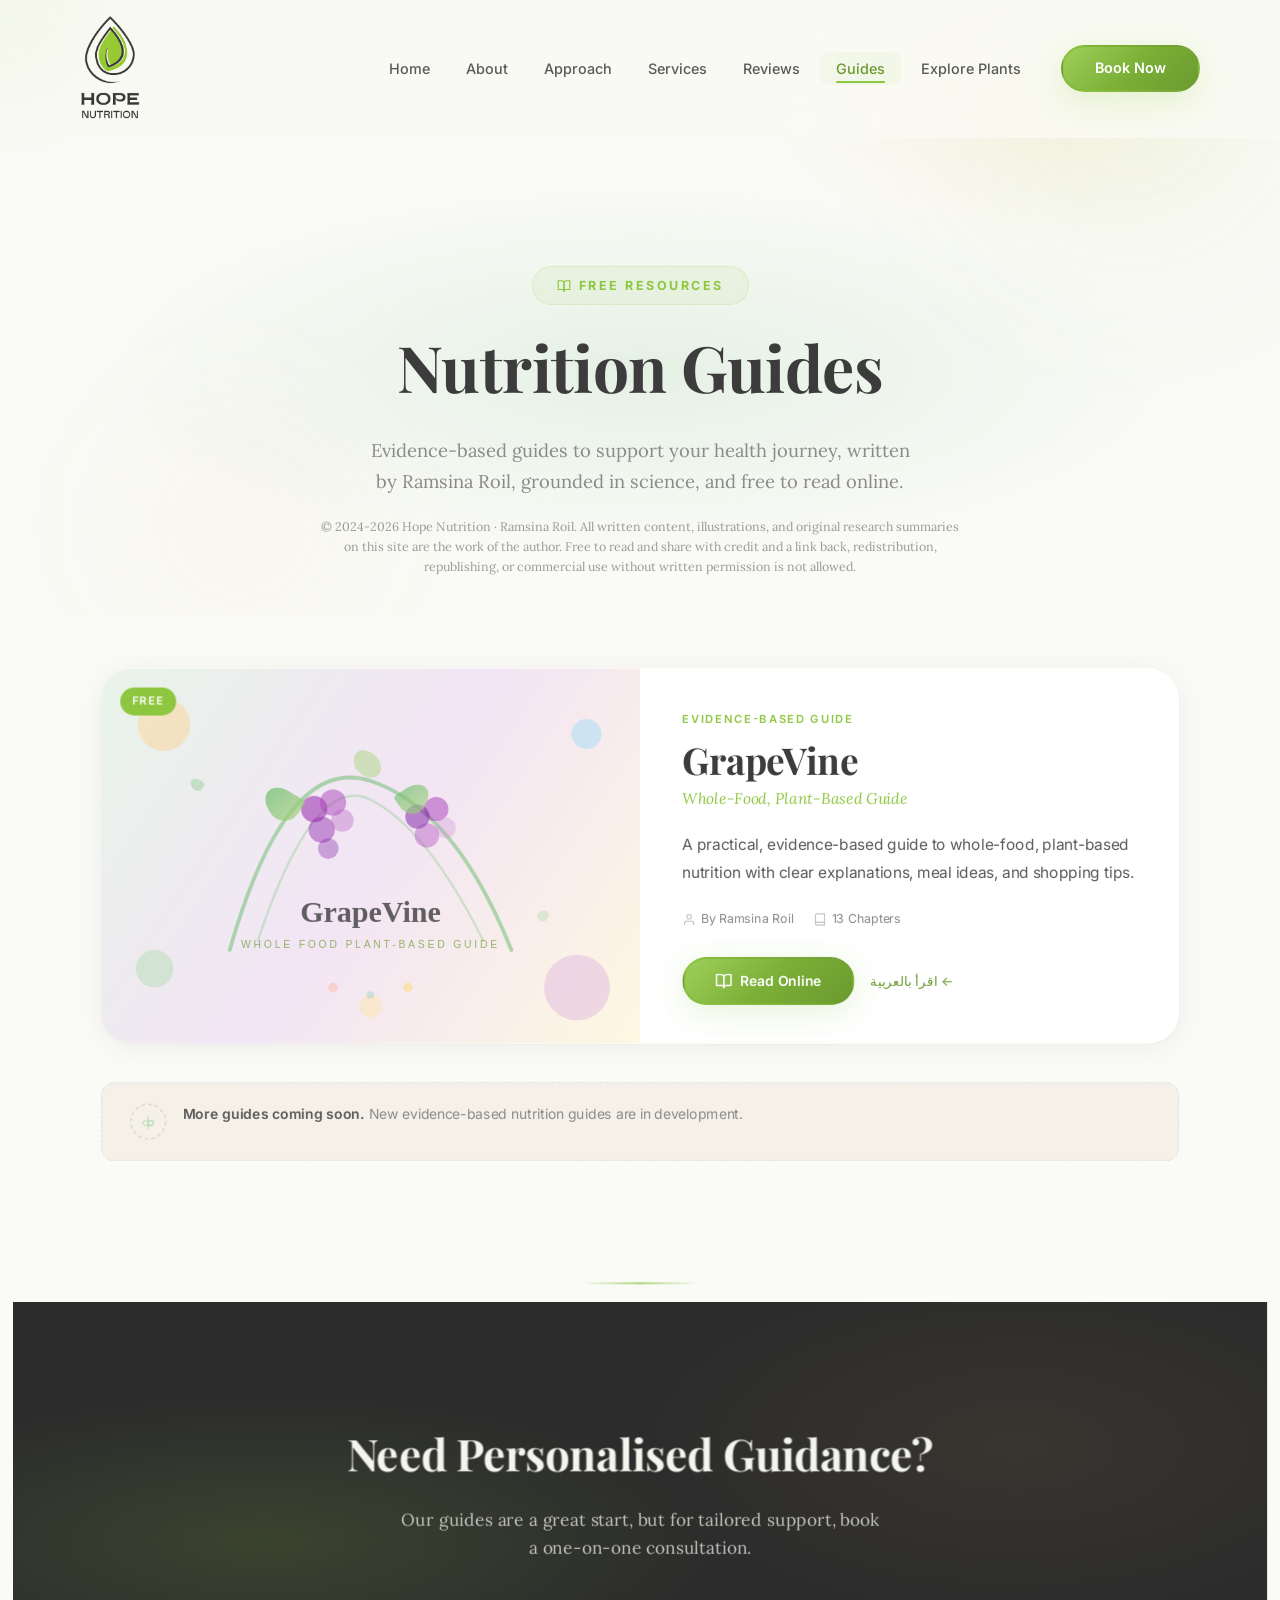
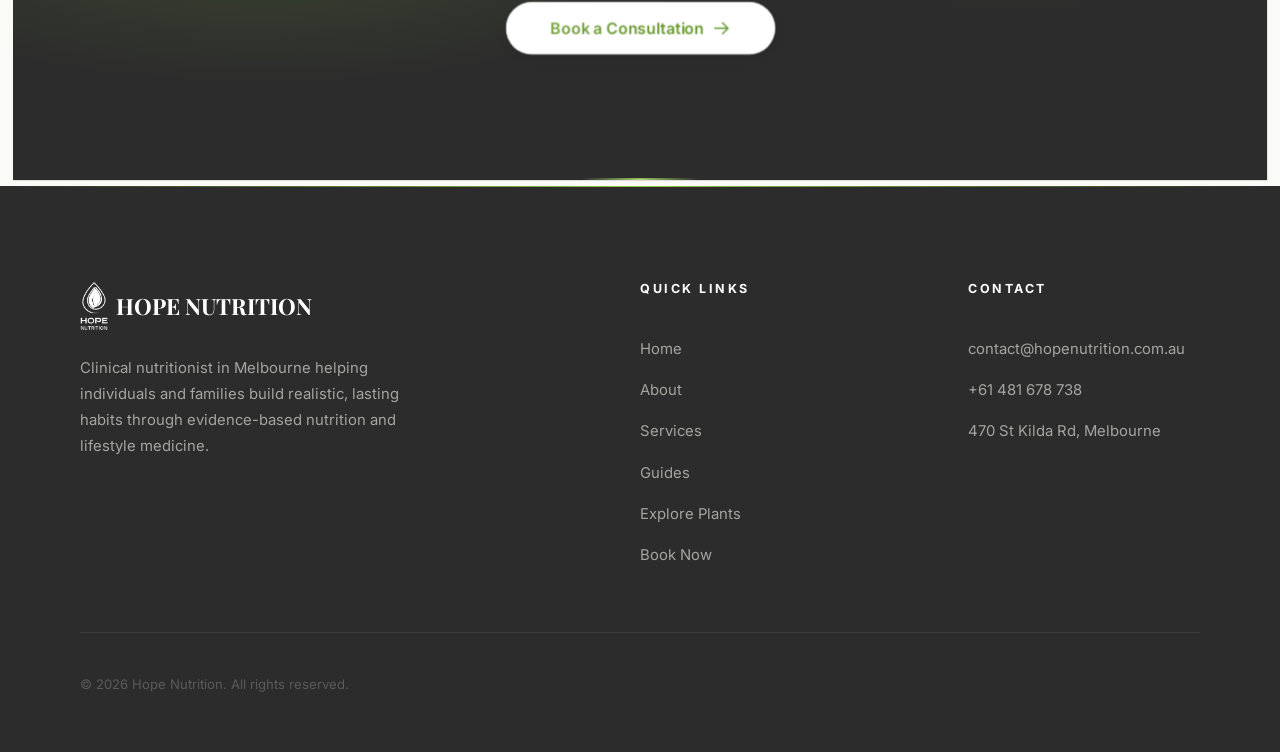
<file: booklets.html>
<!DOCTYPE html>
<html lang="en">
<head>
  <meta charset="UTF-8">
  <meta name="viewport" content="width=device-width, initial-scale=1.0">
  <meta name="description" content="GrapeVine - a whole-food, plant-based guide by Ramsina Roil / Hope Nutrition. Read online our free evidence-based guide.">
  <meta name="keywords" content="nutrition guide, plant-based guide, whole food guide, GrapeVine, Hope Nutrition, Ramsina Roil">
  <meta name="author" content="Hope Nutrition">
  <meta name="robots" content="index, follow">
  <meta name="theme-color" content="#8DC63F">
  <link rel="canonical" href="https://hopenutrition.com.au/booklets.html">
  <meta property="og:title" content="Nutrition Guides - Hope Nutrition">
  <meta property="og:description" content="Free evidence-based nutrition guides including the GrapeVine whole-food plant-based guide by Ramsina Roil.">
  <meta property="og:type" content="website">
  <meta property="og:url" content="https://hopenutrition.com.au/booklets.html">
  <meta property="og:locale" content="en_AU">
  <meta property="og:image" content="https://hopenutrition.com.au/images/logo.png">
  <meta name="twitter:card" content="summary_large_image">
  <meta name="twitter:title" content="Nutrition Guides - Hope Nutrition">
  <meta name="twitter:description" content="Free evidence-based nutrition guides including the GrapeVine whole-food plant-based guide by Ramsina Roil.">
  <title>Guides - Hope Nutrition</title>

  <!-- Structured Data -->
  <script type="application/ld+json">
  {
    "@context": "https://schema.org",
    "@graph": [
      {
        "@type": "BreadcrumbList",
        "itemListElement": [
          { "@type": "ListItem", "position": 1, "name": "Home", "item": "https://hopenutrition.com.au" },
          { "@type": "ListItem", "position": 2, "name": "Guides", "item": "https://hopenutrition.com.au/booklets.html" }
        ]
      },
      {
        "@type": "Book",
        "name": "GrapeVine - Whole Food Plant-Based Guide",
        "author": { "@type": "Person", "name": "Ramsina Roil" },
        "publisher": { "@type": "Organization", "name": "Hope Nutrition" },
        "description": "A free evidence-based guide to whole-food, plant-based eating for families.",
        "url": "https://www.hopenutrition.com.au/s/GrapeVine-Whole-Food-Plant-Based-Guide.pdf",
        "isAccessibleForFree": true
      }
    ]
  }
  </script>

  <link rel="preconnect" href="https://fonts.googleapis.com">
  <link rel="preconnect" href="https://fonts.gstatic.com" crossorigin>
  <link href="https://fonts.googleapis.com/css2?family=Inter:wght@400;500;600&family=Lora:ital,wght@0,400;1,400&family=Playfair+Display:wght@600;700&display=swap" rel="stylesheet">
  <link rel="stylesheet" href="css/style.css">

  <!-- Favicons -->
  <link rel="icon" href="/favicon.ico" sizes="any">
  <link rel="icon" type="image/png" sizes="32x32" href="/images/favicon-32.png">
  <link rel="icon" type="image/png" sizes="16x16" href="/images/favicon-16.png">
  <link rel="apple-touch-icon" href="/images/apple-touch-icon.png">
  <link rel="manifest" href="/manifest.json">

  <style>
    /* ─── Featured Guide ─── */
    .featured-guide {
      display: grid;
      grid-template-columns: 1fr 1fr;
      gap: 0;
      background: var(--color-surface);
      border-radius: var(--radius-xl);
      overflow: hidden;
      box-shadow: 0 4px 32px rgba(0,0,0,0.06), 0 1px 4px rgba(0,0,0,0.04);
      text-decoration: none;
      color: inherit;
      transition: transform 0.4s var(--ease-out), box-shadow 0.4s var(--ease-out);
    }

    .featured-guide:hover {
      transform: translateY(-4px);
      box-shadow: 0 16px 48px rgba(0,0,0,0.1), 0 4px 12px rgba(0,0,0,0.04);
    }

    .featured-guide__visual {
      position: relative;
      overflow: hidden;
      min-height: 340px;
    }

    .featured-guide__visual svg {
      position: absolute;
      inset: 0;
      width: 100%;
      height: 100%;
    }

    .featured-guide__badge {
      position: absolute;
      top: 1.25rem;
      left: 1.25rem;
      background: var(--color-primary);
      color: white;
      font-size: 0.72rem;
      font-weight: 600;
      text-transform: uppercase;
      letter-spacing: 0.1em;
      padding: 0.3rem 0.75rem;
      border-radius: 99px;
      z-index: 2;
    }

    .featured-guide__body {
      padding: 2.75rem 2.75rem 2.5rem;
      display: flex;
      flex-direction: column;
      justify-content: center;
      text-align: left;
    }

    .featured-guide__eyebrow {
      font-size: 0.72rem;
      font-weight: 600;
      text-transform: uppercase;
      letter-spacing: 2px;
      color: var(--color-primary);
      margin-bottom: 0.5rem;
    }

    .featured-guide__title {
      font-family: var(--font-heading);
      font-size: clamp(1.8rem, 3vw, 2.4rem);
      font-weight: 700;
      color: var(--color-primary-darker);
      margin-bottom: 0.25rem;
      line-height: 1.2;
    }

    .featured-guide__subtitle {
      font-family: var(--font-accent);
      font-style: italic;
      font-size: 1rem;
      color: var(--color-primary);
      margin-bottom: 1.25rem;
    }

    .featured-guide__desc {
      font-size: 1rem;
      line-height: 1.8;
      color: var(--color-text-secondary);
      margin-bottom: 1.5rem;
    }

    .featured-guide__meta {
      display: flex;
      gap: 1.25rem;
      font-size: 0.8rem;
      color: var(--color-text-muted);
      margin-bottom: 1.75rem;
      align-items: center;
    }

    .featured-guide__meta span {
      display: flex;
      align-items: center;
      gap: 0.35rem;
    }

    .featured-guide__meta svg {
      width: 14px;
      height: 14px;
      opacity: 0.5;
    }

    .featured-guide__actions {
      display: flex;
      gap: 1rem;
      align-items: center;
      flex-wrap: wrap;
    }

    .featured-guide__actions .btn {
      display: inline-flex;
    }

    .featured-guide__arabic {
      font-size: 0.85rem;
      color: var(--color-primary-dark);
      text-decoration: none;
      transition: color 0.2s ease;
    }

    .featured-guide__arabic:hover {
      color: var(--color-primary);
    }

    /* ─── Coming Soon note ─── */
    .coming-soon {
      display: flex;
      align-items: center;
      gap: 1rem;
      margin-top: 2.5rem;
      padding: 1.25rem 1.75rem;
      background: var(--color-bg-warm);
      border-radius: var(--radius-md);
      border: 1px dashed var(--color-border);
    }

    .coming-soon__icon {
      width: 40px;
      height: 40px;
      flex-shrink: 0;
      opacity: 0.5;
    }

    .coming-soon__text {
      font-size: 0.9rem;
      color: var(--color-text-muted);
      line-height: 1.5;
    }

    .coming-soon__text strong {
      color: var(--color-text-secondary);
      font-weight: 600;
    }

    @media (max-width: 768px) {
      .featured-guide {
        grid-template-columns: 1fr;
      }

      .featured-guide__visual {
        min-height: 200px;
      }

      .featured-guide__body {
        padding: 2rem 1.75rem 2.25rem;
      }

      .coming-soon {
        flex-direction: column;
        text-align: center;
        gap: 0.75rem;
      }
    }
  </style>
</head>
<body>
  <a href="#main-content" class="skip-link">Skip to main content</a>

  <!-- ========== HEADER ========== -->
  <header class="header" role="banner">
    <div class="header__inner">
      <a href="index.html" class="header__logo" aria-label="Hope Nutrition Home">
        <img src="images/logo.png" alt="Hope Nutrition leaf logo" class="logo-icon">
      </a>
      <nav class="nav" role="navigation" aria-label="Main navigation">
        <div class="nav__drawer" aria-hidden="true">
          <ul class="nav__list">
            <li><a href="index.html" class="nav__link">Home</a></li>
            <li><a href="index.html#about" class="nav__link">About</a></li>
            <li><a href="index.html#pillars" class="nav__link">Approach</a></li>
            <li><a href="index.html#services" class="nav__link">Services</a></li>
            <li><a href="index.html#testimonials" class="nav__link">Reviews</a></li>
            <li><a href="booklets.html" class="nav__link nav__link--active">Guides</a></li>
            <li><a href="explore-plants.html" class="nav__link">Explore Plants</a></li>
          </ul>
          <a href="https://app.squareup.com/appointments/book/omzgfrghou5f38/LFP9SFMS7XYZB/start" class="nav__mobile-cta" target="_blank" rel="noopener noreferrer">Book Now</a>
        </div>
        <a href="https://app.squareup.com/appointments/book/omzgfrghou5f38/LFP9SFMS7XYZB/start" class="btn btn--primary" target="_blank" rel="noopener noreferrer">Book Now</a>
        <button class="nav-toggle" aria-label="Toggle menu" aria-expanded="false">
          <span></span>
          <span></span>
          <span></span>
        </button>
      </nav>
    </div>
  </header>

  <main id="main-content">

  <!-- ========== PAGE HERO ========== -->
  <section class="page-hero" style="padding-bottom: var(--space-xl);">
    <div class="hero__blob hero__blob--1"></div>
    <div class="hero__blob hero__blob--2"></div>
    <div class="container page-hero__content fade-up">
      <span class="hero__label">
        <svg viewBox="0 0 24 24" fill="none" stroke="currentColor" stroke-width="2" width="14" height="14"><path d="M2 3h6a4 4 0 014 4v14a3 3 0 00-3-3H2z" stroke-linecap="round" stroke-linejoin="round"/><path d="M22 3h-6a4 4 0 00-4 4v14a3 3 0 013-3h7z" stroke-linecap="round" stroke-linejoin="round"/></svg>
        Free Resources
      </span>
      <h1 data-split>Nutrition Guides</h1>
      <p>
        Evidence-based guides to support your health journey, written by Ramsina Roil,
        grounded in science, and free to read online.
      </p>
      <p style="margin-top: 1.25rem; font-size: 0.78rem; line-height: 1.6; color: var(--color-text-muted, #6b6b6b); opacity: 0.85; max-width: 640px;">
        &copy; 2024-2026 Hope Nutrition &middot; Ramsina Roil. All written content, illustrations, and original research summaries on this site are the work of the author. Free to read and share with credit and a link back, redistribution, republishing, or commercial use without written permission is not allowed.
      </p>
    </div>
  </section>

  <!-- ========== FEATURED GUIDE ========== -->
  <section class="section" style="padding-top: var(--space-xl);">
    <div class="container">

      <!-- ─── GrapeVine Featured ─── -->
      <article class="featured-guide fade-up">
        <div class="featured-guide__visual">
          <span class="featured-guide__badge">Free</span>
          <svg viewBox="0 0 600 400" fill="none" xmlns="http://www.w3.org/2000/svg" preserveAspectRatio="xMidYMid slice">
            <defs>
              <linearGradient id="bgGrad" x1="0" y1="0" x2="600" y2="400" gradientUnits="userSpaceOnUse">
                <stop offset="0%" stop-color="#E8F5E9"/>
                <stop offset="50%" stop-color="#F3E5F5"/>
                <stop offset="100%" stop-color="#FFF8E1"/>
              </linearGradient>
              <linearGradient id="leafGrad" x1="0" y1="0" x2="1" y2="1">
                <stop offset="0%" stop-color="#66BB6A"/>
                <stop offset="100%" stop-color="#AED581"/>
              </linearGradient>
            </defs>
            <rect width="600" height="400" fill="url(#bgGrad)"/>
            <!-- Decorative circles -->
            <circle cx="80" cy="60" r="28" fill="#FFCC80" opacity="0.4"/>
            <circle cx="520" cy="340" r="35" fill="#CE93D8" opacity="0.3"/>
            <circle cx="530" cy="70" r="16" fill="#81D4FA" opacity="0.35"/>
            <circle cx="70" cy="320" r="20" fill="#A5D6A7" opacity="0.4"/>
            <circle cx="300" cy="360" r="12" fill="#FFE082" opacity="0.3"/>
            <!-- Vine arch -->
            <path d="M150 300 Q210 90 300 120 Q390 150 450 300" stroke="#66BB6A" stroke-width="4" fill="none" opacity="0.5" stroke-linecap="round"/>
            <path d="M180 290 Q240 110 300 140 Q360 170 420 290" stroke="#81C784" stroke-width="2.5" fill="none" opacity="0.35" stroke-linecap="round"/>
            <!-- Grape cluster left -->
            <circle cx="240" cy="150" r="14" fill="#9C27B0" opacity="0.55"/>
            <circle cx="260" cy="143" r="14" fill="#AB47BC" opacity="0.5"/>
            <circle cx="248" cy="172" r="14" fill="#8E24AA" opacity="0.45"/>
            <circle cx="270" cy="162" r="12" fill="#BA68C8" opacity="0.4"/>
            <circle cx="255" cy="192" r="11" fill="#7B1FA2" opacity="0.35"/>
            <!-- Grape cluster right -->
            <circle cx="350" cy="158" r="13" fill="#7B1FA2" opacity="0.5"/>
            <circle cx="370" cy="150" r="13" fill="#9C27B0" opacity="0.45"/>
            <circle cx="360" cy="178" r="13" fill="#AB47BC" opacity="0.4"/>
            <circle cx="380" cy="170" r="11" fill="#CE93D8" opacity="0.35"/>
            <!-- Leaves -->
            <path d="M218 134c-18-14-36-5-28 14s26 18 34 5 10-10-6-19z" fill="url(#leafGrad)" opacity="0.7"/>
            <path d="M335 130c16-12 32-5 25 12s-22 16-29 5-9-9 4-17z" fill="url(#leafGrad)" opacity="0.65"/>
            <path d="M285 108c-8-16 3-26 16-18s13 24 3 26-13-3-19-8z" fill="#AED581" opacity="0.5"/>
            <!-- Small floating leaves -->
            <path d="M120 120c-7-5-14-2-11 5s10 7 12 3 4-4-1-8z" fill="#66BB6A" opacity="0.3"/>
            <path d="M480 260c5-4 12-1 9 5s-8 6-10 2-3-4 1-7z" fill="#81C784" opacity="0.25"/>
            <!-- Title text -->
            <text x="300" y="270" text-anchor="middle" font-family="Georgia, serif" font-weight="700" font-size="32" fill="#3C3C3C" opacity="0.8">GrapeVine</text>
            <text x="300" y="298" text-anchor="middle" font-family="sans-serif" font-weight="400" font-size="11" letter-spacing="3" fill="#6B9A2F" opacity="0.7">WHOLE FOOD PLANT-BASED GUIDE</text>
            <!-- Bottom accent dots -->
            <circle cx="260" cy="340" r="5" fill="#FFAB91" opacity="0.4"/>
            <circle cx="300" cy="348" r="4" fill="#80CBC4" opacity="0.35"/>
            <circle cx="340" cy="340" r="5" fill="#FFD54F" opacity="0.4"/>
          </svg>
        </div>
        <div class="featured-guide__body">
          <div class="featured-guide__eyebrow">Evidence-Based Guide</div>
          <h3 class="featured-guide__title">GrapeVine</h3>
          <p class="featured-guide__subtitle">Whole-Food, Plant-Based Guide</p>
          <p class="featured-guide__desc">
            A practical, evidence-based guide to whole-food, plant-based nutrition
            with clear explanations, meal ideas, and shopping tips.
          </p>
          <div class="featured-guide__meta">
            <span>
              <svg viewBox="0 0 24 24" fill="none" stroke="currentColor" stroke-width="2"><path d="M20 21v-2a4 4 0 00-4-4H8a4 4 0 00-4 4v2" stroke-linecap="round"/><circle cx="12" cy="7" r="4"/></svg>
              By Ramsina Roil
            </span>
            <span>
              <svg viewBox="0 0 24 24" fill="none" stroke="currentColor" stroke-width="2"><path d="M4 19.5A2.5 2.5 0 016.5 17H20" stroke-linecap="round"/><path d="M6.5 2H20v20H6.5A2.5 2.5 0 014 19.5v-15A2.5 2.5 0 016.5 2z"/></svg>
              13 Chapters
            </span>
          </div>
          <div class="featured-guide__actions">
            <a href="grapevine-read.html" class="btn btn--primary">
              <svg viewBox="0 0 24 24" fill="none" stroke="currentColor" stroke-width="2" width="18" height="18"><path d="M2 3h6a4 4 0 014 4v14a3 3 0 00-3-3H2z" stroke-linecap="round" stroke-linejoin="round"/><path d="M22 3h-6a4 4 0 00-4 4v14a3 3 0 013-3h7z" stroke-linecap="round" stroke-linejoin="round"/></svg>
              Read Online
            </a>
            <a href="grapevine-read-ar.html" class="featured-guide__arabic">اقرأ بالعربية &larr;</a>
          </div>
        </div>
      </article>

      <!-- ─── Coming Soon ─── -->
      <div class="coming-soon fade-up">
        <svg class="coming-soon__icon" viewBox="0 0 40 40" fill="none">
          <circle cx="20" cy="20" r="18" stroke="#C8C4B8" stroke-width="1.5" stroke-dasharray="4 3" fill="none"/>
          <path d="M20 28V20M20 20V14M20 20c-3-2-6-1-5 2s5 3 5 0z" stroke="#A5D6A7" stroke-width="1.5" stroke-linecap="round" fill="none"/>
          <path d="M20 20c3-2 6-1 5 2s-5 3-5 0z" stroke="#81C784" stroke-width="1.5" stroke-linecap="round" fill="none"/>
        </svg>
        <p class="coming-soon__text">
          <strong>More guides coming soon.</strong>
          New evidence-based nutrition guides are in development.
        </p>
      </div>

    </div>
  </section>

  <!-- ========== CTA ========== -->
  <section class="section section--dark cta">
    <div class="cta__content container fade-up">
      <h2 data-split>Need Personalised Guidance?</h2>
      <p>Our guides are a great start, but for tailored support, book a one-on-one consultation.</p>
      <div class="cta__actions">
        <a href="https://app.squareup.com/appointments/book/omzgfrghou5f38/LFP9SFMS7XYZB/start" class="btn btn--white btn--lg" target="_blank" rel="noopener noreferrer">
          Book a Consultation
          <svg viewBox="0 0 24 24" fill="none" stroke="currentColor" stroke-width="2"><path stroke-linecap="round" stroke-linejoin="round" d="M13.5 4.5L21 12m0 0l-7.5 7.5M21 12H3"/></svg>
        </a>
      </div>
    </div>
  </section>

  </main>

  <!-- ========== FOOTER ========== -->
  <footer class="footer" role="contentinfo">
    <div class="container">
      <div class="footer__inner">
        <div class="footer__brand">
          <div class="footer__logo">
            <img src="images/logo.png" alt="Hope Nutrition" style="width:28px;height:auto;filter:brightness(0) invert(1);">
            HOPE NUTRITION
          </div>
          <p>Clinical nutritionist in Melbourne helping individuals and families build realistic, lasting habits through evidence-based nutrition and lifestyle medicine.</p>
        </div>
        <div>
          <h4 class="footer__heading">Quick Links</h4>
          <div class="footer__links">
            <a href="index.html">Home</a>
            <a href="index.html#about">About</a>
            <a href="index.html#services">Services</a>
            <a href="booklets.html">Guides</a>
            <a href="explore-plants.html">Explore Plants</a>
            <a href="https://app.squareup.com/appointments/book/omzgfrghou5f38/LFP9SFMS7XYZB/start" target="_blank" rel="noopener noreferrer">Book Now</a>
          </div>
        </div>
        <div>
          <h4 class="footer__heading">Contact</h4>
          <div class="footer__links">
            <a href="mailto:contact@hopenutrition.com.au">contact@hopenutrition.com.au</a>
            <a href="tel:+61481678738">+61 481 678 738</a>
            <a href="https://maps.google.com/?q=470+St+Kilda+Road+Melbourne+VIC+3004" target="_blank" rel="noopener noreferrer">470 St Kilda Rd, Melbourne</a>
          </div>
        </div>
      </div>
      <div class="footer__bottom">
        <p>&copy; 2026 Hope Nutrition. All rights reserved.</p>
      </div>
    </div>
  </footer>

  <script src="js/main.js"></script>
</body>
</html>
</file>
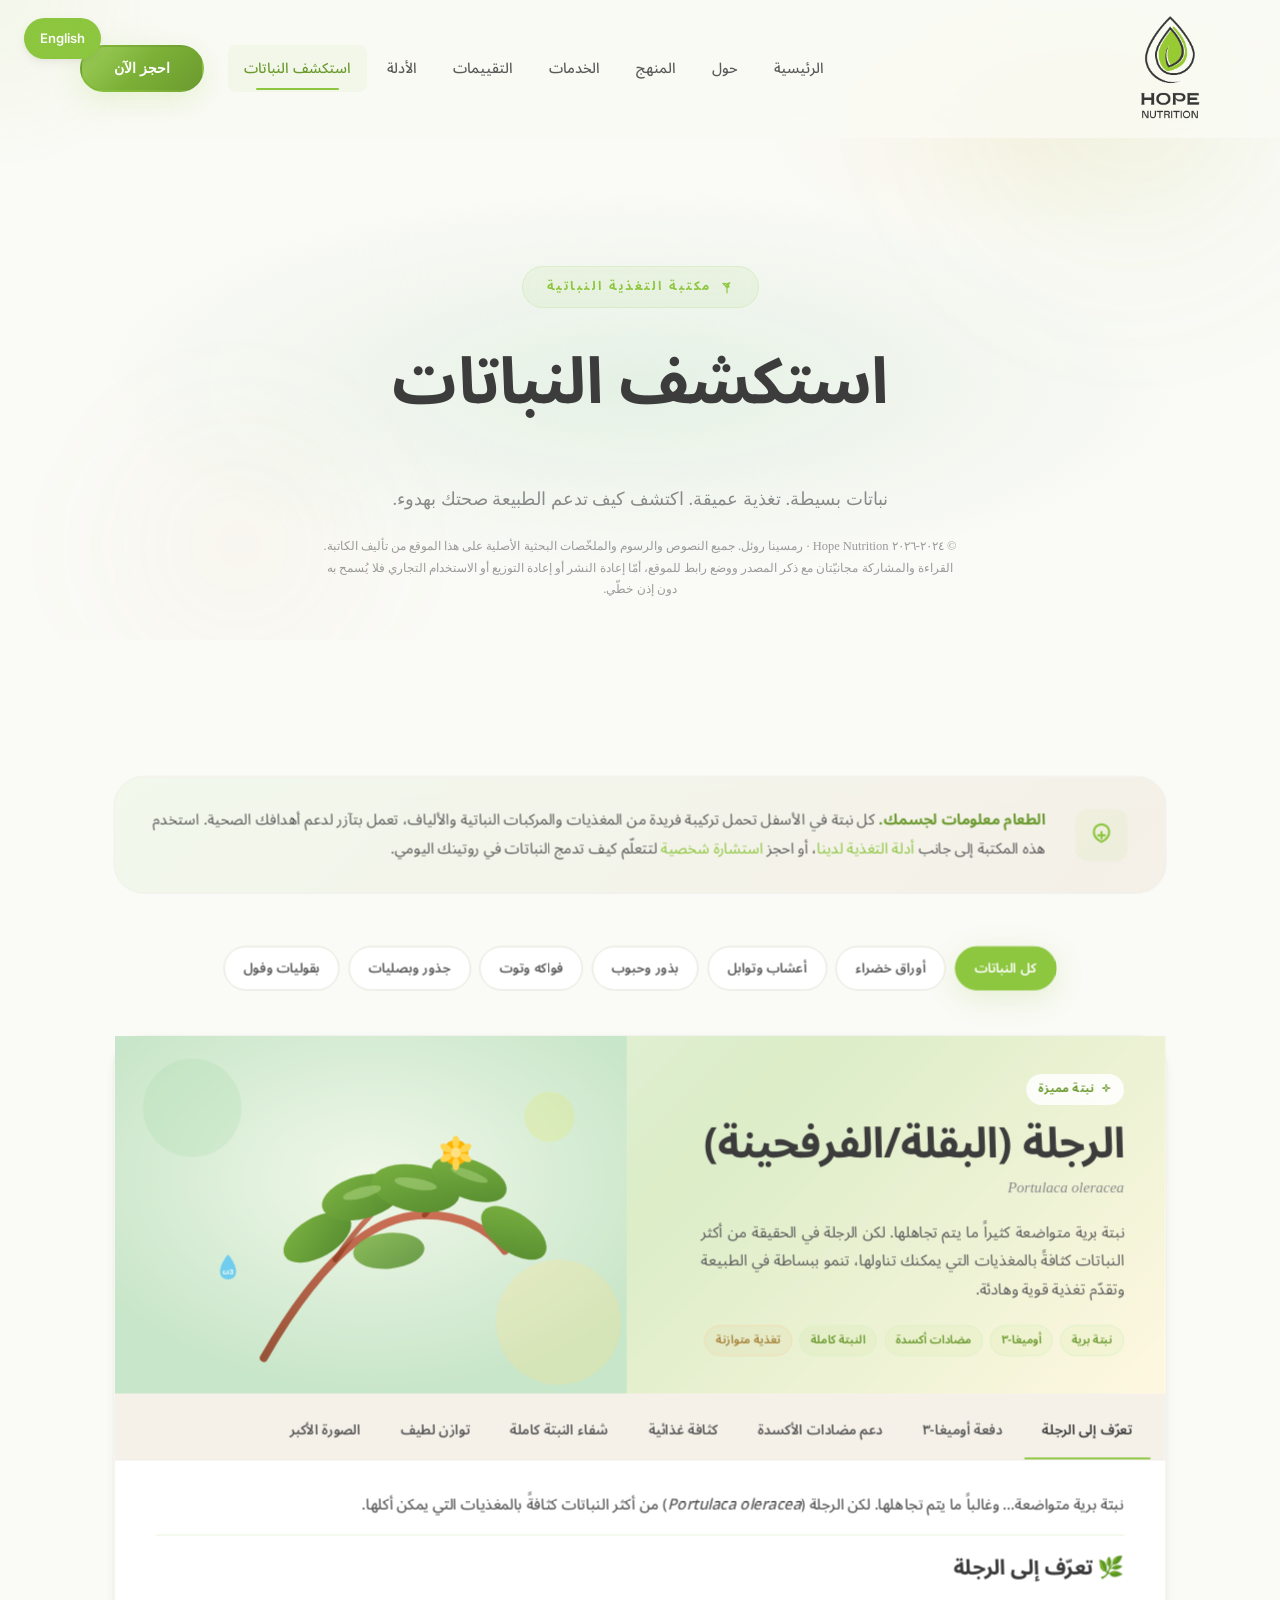
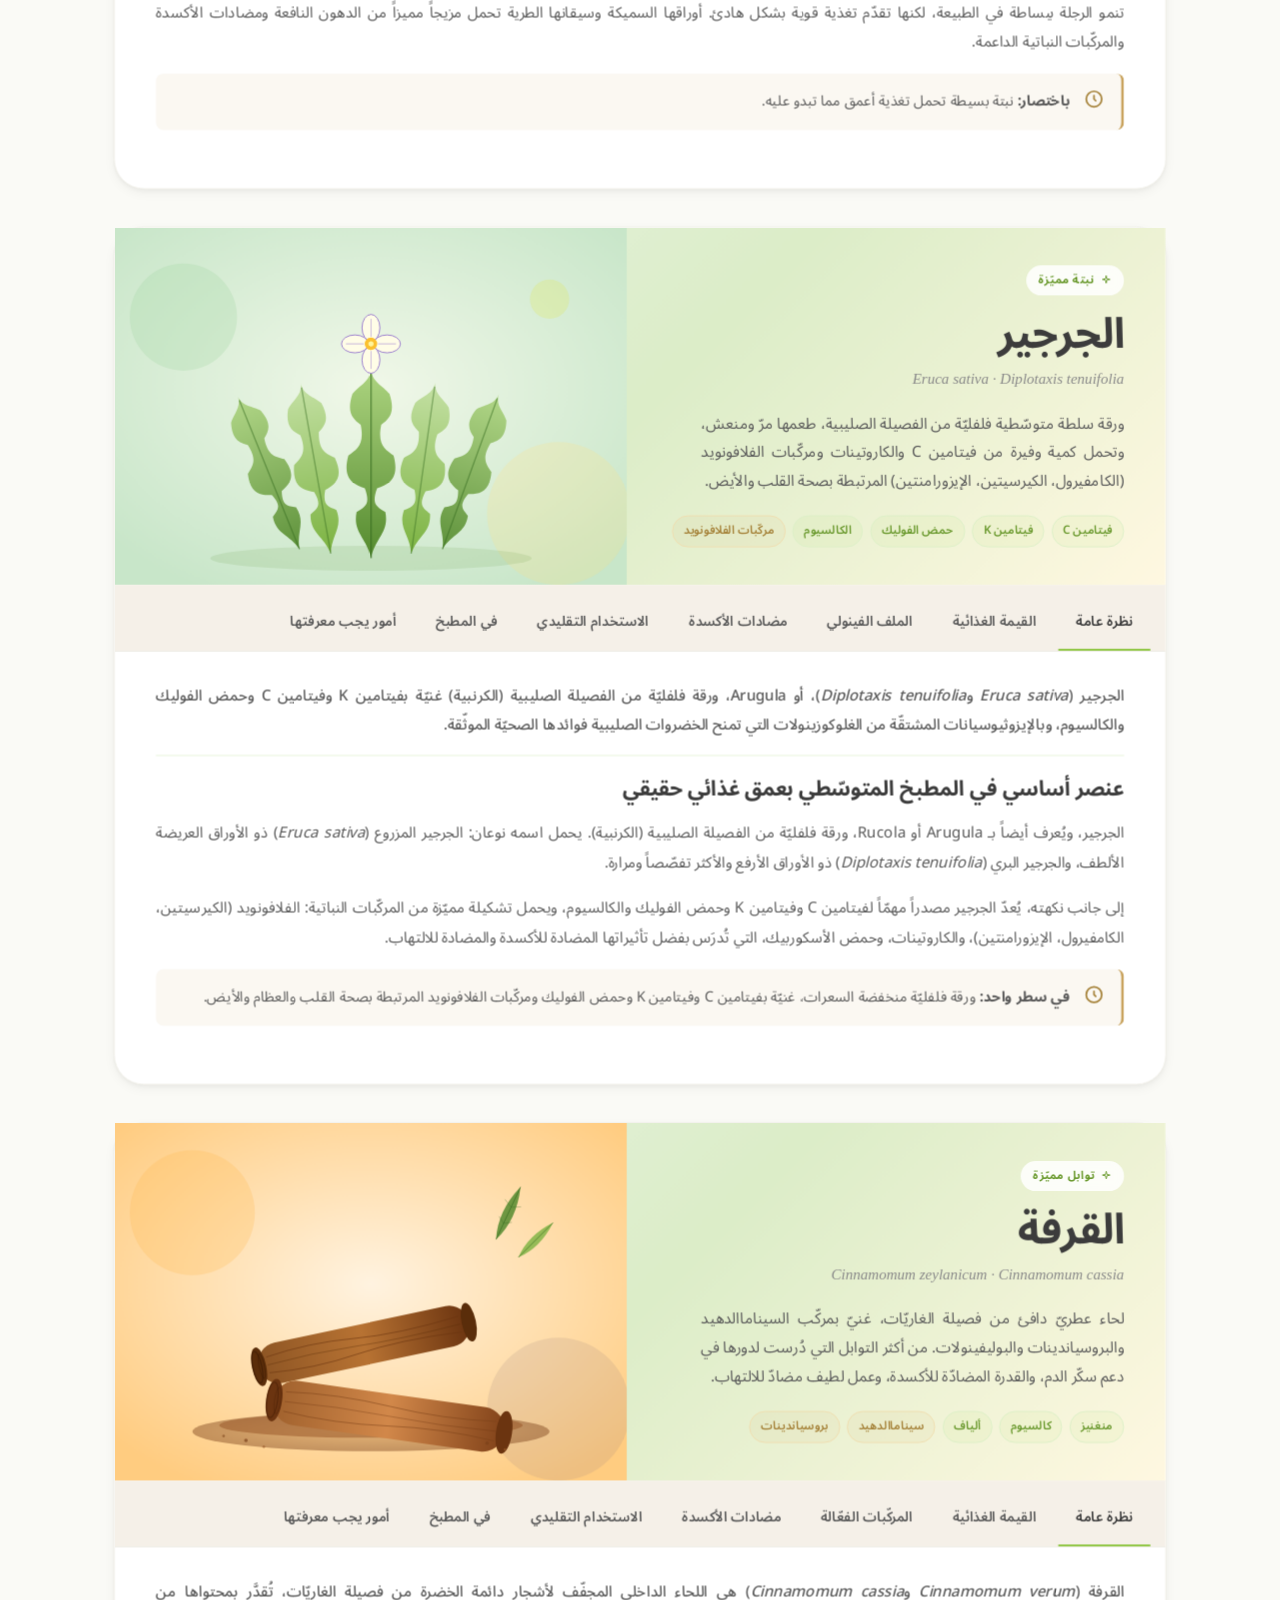
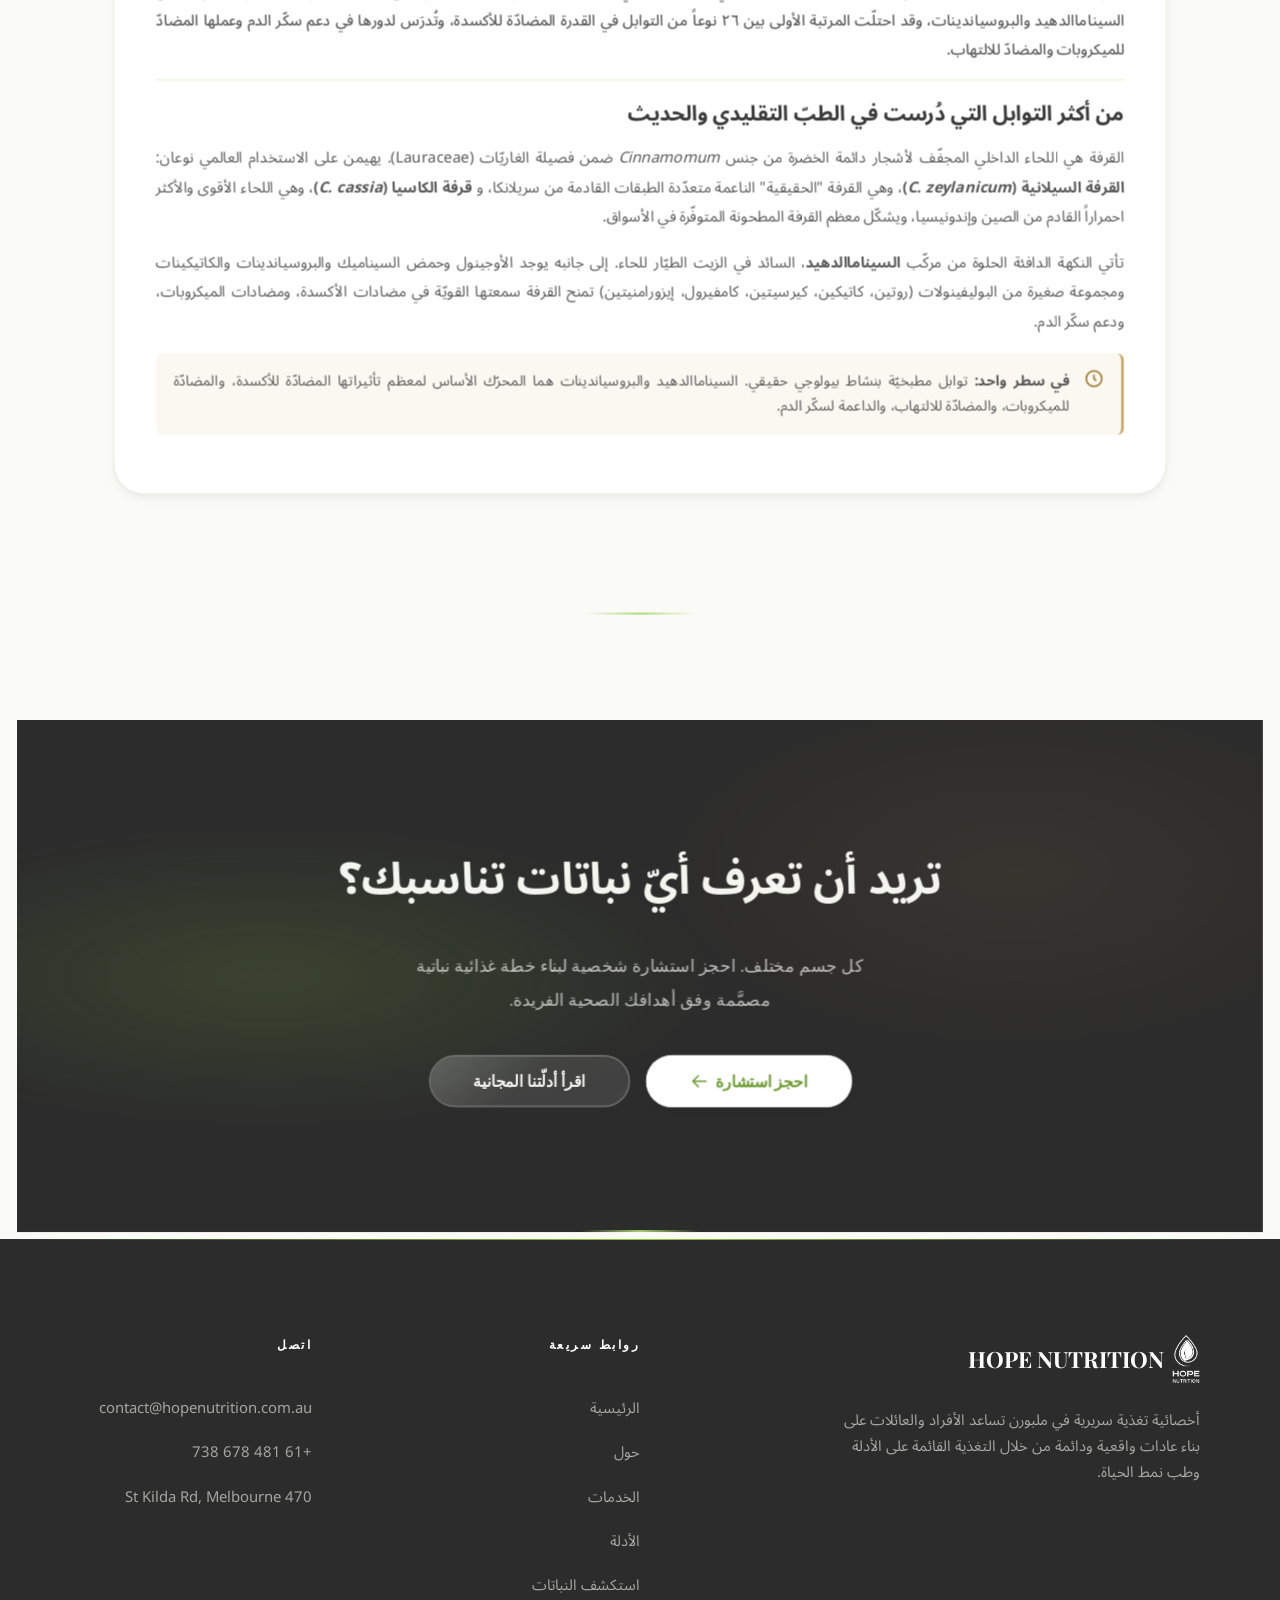
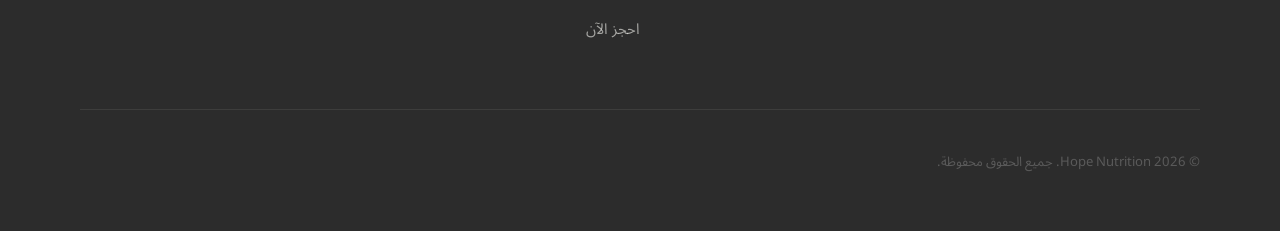
<file: explore-plants-ar.html>
<!DOCTYPE html>
<html lang="ar" dir="rtl">
<head>
  <meta charset="UTF-8">
  <meta name="viewport" content="width=device-width, initial-scale=1.0">
  <meta name="description" content="استكشف النباتات - Hope Nutrition. اكتشف القوة الغذائية للنباتات الكاملة والأعشاب والبذور بفوائد صحية مدعومة بالأدلة.">
  <meta name="keywords" content="تغذية نباتية, نباتات طبية, نباتات خارقة, فوائد التغذية, أطعمة كاملة نباتية, Hope Nutrition">
  <meta name="author" content="Hope Nutrition">
  <meta name="robots" content="index, follow">
  <meta name="theme-color" content="#8DC63F">
  <link rel="canonical" href="https://hopenutrition.com.au/explore-plants-ar.html">
  <meta property="og:title" content="استكشف النباتات - Hope Nutrition">
  <meta property="og:description" content="اكتشف القوة الغذائية للنباتات الكاملة والأعشاب والبذور بفوائد صحية مدعومة بالأدلة.">
  <meta property="og:type" content="website">
  <meta property="og:url" content="https://hopenutrition.com.au/explore-plants-ar.html">
  <meta property="og:locale" content="ar">
  <meta property="og:image" content="https://hopenutrition.com.au/images/logo.png">
  <title>استكشف النباتات - Hope Nutrition</title>

  <!-- Structured Data -->
  <script type="application/ld+json">
  {
    "@context": "https://schema.org",
    "@graph": [
      {
        "@type": "BreadcrumbList",
        "itemListElement": [
          { "@type": "ListItem", "position": 1, "name": "الرئيسية", "item": "https://hopenutrition.com.au" },
          { "@type": "ListItem", "position": 2, "name": "استكشف النباتات", "item": "https://hopenutrition.com.au/explore-plants-ar.html" }
        ]
      },
      {
        "@type": "CollectionPage",
        "name": "استكشف النباتات",
        "description": "اكتشف القوة الغذائية للنباتات الكاملة والأعشاب والبذور بفوائد صحية مدعومة بالأدلة.",
        "url": "https://hopenutrition.com.au/explore-plants-ar.html",
        "inLanguage": "ar",
        "author": { "@type": "Person", "name": "رمسينا روئل", "jobTitle": "أخصائية تغذية سريرية" },
        "publisher": { "@type": "Organization", "name": "Hope Nutrition", "url": "https://hopenutrition.com.au" }
      },
      {
        "@type": "MedicalWebPage",
        "@id": "https://hopenutrition.com.au/explore-plants-ar.html#purslane",
        "name": "الرجلة (البقلة/الفرفحينة) - ملف غذائي",
        "url": "https://hopenutrition.com.au/explore-plants-ar.html#plant-purslane",
        "description": "ملف غذائي مدعوم بالأدلة للرجلة (البقلة/الفرفحينة)، الورقة الخضراء الأعلى محتوى من أوميغا-٣ النباتية بين الخضروات الورقية الشائعة.",
        "inLanguage": "ar",
        "about": { "@type": "Thing", "name": "Portulaca oleracea" },
        "citation": "https://pmc.ncbi.nlm.nih.gov/articles/PMC3934766/",
        "mainEntity": {
          "@type": "NutritionInformation",
          "name": "الرجلة، طازجة",
          "servingSize": "100 g",
          "calories": "16 calories",
          "proteinContent": "1.3 g",
          "fatContent": "0.1 g",
          "carbohydrateContent": "3.4 g",
          "fiberContent": "0.9 g",
          "sodiumContent": "45 mg"
        }
      },
      {
        "@type": "MedicalWebPage",
        "@id": "https://hopenutrition.com.au/explore-plants-ar.html#rocket",
        "name": "الجرجير (Eruca sativa) - ملف غذائي",
        "url": "https://hopenutrition.com.au/explore-plants-ar.html#plant-rocket",
        "description": "ملف غذائي للجرجير، ورقة فلفليّة من الفصيلة الصليبية غنيّة بفيتامين K وحمض الفوليك والكالسيوم والإيزوثيوسيانات المشتقّة من الغلوكوزينولات.",
        "inLanguage": "ar",
        "about": { "@type": "Thing", "name": "Eruca sativa" },
        "citation": "https://pmc.ncbi.nlm.nih.gov/articles/PMC9778044/",
        "mainEntity": {
          "@type": "NutritionInformation",
          "name": "الجرجير، طازج",
          "servingSize": "100 g",
          "calories": "25 calories",
          "proteinContent": "2.58 g",
          "fatContent": "0.66 g",
          "carbohydrateContent": "3.65 g",
          "fiberContent": "1.6 g",
          "sodiumContent": "27 mg"
        }
      },
      {
        "@type": "MedicalWebPage",
        "@id": "https://hopenutrition.com.au/explore-plants-ar.html#cinnamon",
        "name": "القرفة (Cinnamomum verum / cassia) - ملف غذائي",
        "url": "https://hopenutrition.com.au/explore-plants-ar.html#plant-cinnamon",
        "description": "ملف غذائي للقرفة: كيمياء السيناماالدهيد والبروسياندينات، تصنيف مضادات الأكسدة، أدلّة سكّر الدم، وتحذير الكومارين في قرفة الكاسيا.",
        "inLanguage": "ar",
        "about": { "@type": "Thing", "name": "Cinnamomum verum" },
        "citation": "https://pmc.ncbi.nlm.nih.gov/articles/PMC4003790/",
        "mainEntity": {
          "@type": "NutritionInformation",
          "name": "القرفة، مطحونة",
          "servingSize": "100 g",
          "calories": "247 calories",
          "proteinContent": "3.99 g",
          "fatContent": "1.24 g",
          "carbohydrateContent": "80.6 g",
          "fiberContent": "53.1 g",
          "sodiumContent": "10 mg"
        }
      },
      {
        "@type": "FAQPage",
        "mainEntity": [
          {
            "@type": "Question",
            "name": "هل الرجلة آمنة للأكل؟",
            "acceptedAnswer": { "@type": "Answer", "text": "نعم. تُؤكَل الرجلة كخضار في حوض البحر المتوسط والشرق الأوسط والهند وأجزاء من آسيا. تحتوي على الأوكسالات، فمن لديه استعداد لحصى الكلى من نوع أوكسالات الكالسيوم يُفضّل أن يبقي الكميات معتدلة وأن يطهو الأوراق، فالطهي يخفّض محتوى الأوكسالات." }
          },
          {
            "@type": "Question",
            "name": "لماذا تُعدّ الرجلة غنيّة بأوميغا-٣؟",
            "acceptedAnswer": { "@type": "Answer", "text": "الرجلة من أغنى المصادر النباتية بحمض ألفا-لينولينيك (ALA)، وهو حمض دهني أوميغا-٣ قصير السلسلة، بما يقارب ٠٫٣ إلى ٠٫٤ غرام لكلّ ١٠٠ غرام من الأوراق الطازجة، وهو رقم استثنائي بالنسبة لنبتة ورقية." }
          },
          {
            "@type": "Question",
            "name": "ما الفرق بين الجرجير البري والجرجير المزروع؟",
            "acceptedAnswer": { "@type": "Answer", "text": "الجرجير المزروع (Eruca sativa) أوراقه أعرض وأقلّ حدّة. الجرجير البري (Diplotaxis tenuifolia) أوراقه أرفع وأكثر تفصّصاً وأشدّ مرارة وفلفليّة. النوعان متقاربان غذائياً وكلاهما يقدّم فيتامين K وحمض الفوليك والكالسيوم والغلوكوزينولات." }
          },
          {
            "@type": "Question",
            "name": "هل يمكنني تناول الجرجير يوميّاً؟",
            "acceptedAnswer": { "@type": "Answer", "text": "نعم، الجرجير آمن ومفيد كورقة سَلَطة يوميّة لمعظم البالغين. من يتناول الوارفارين أو مميّعات دم أخرى حسّاسة لفيتامين K يُفضّل أن يحافظ على استهلاك ثابت من الخضروات الورقية لا أن يتأرجح بشكل حادّ." }
          },
          {
            "@type": "Question",
            "name": "ما الفرق بين القرفة السيلانية وقرفة الكاسيا؟",
            "acceptedAnswer": { "@type": "Answer", "text": "القرفة السيلانية (Cinnamomum verum، أو القرفة الحقيقية) من سريلانكا، لحاؤها ناعم متعدّد الطبقات ونكهتها ألطف وأحلى. أمّا قرفة الكاسيا (Cinnamomum cassia) فمن الصين وإندونيسيا، لحاؤها أغمق وأقسى ونكهتها أقوى، وتحتوي على كميّات أكبر بكثير من الكومارين. معظم القرفة في الأسواق هي كاسيا." }
          },
          {
            "@type": "Question",
            "name": "هل القرفة آمنة للاستهلاك اليومي؟",
            "acceptedAnswer": { "@type": "Answer", "text": "الكميّات المطبخيّة من القرفة (ملعقة صغيرة يوميّاً أو أقلّ) آمنة لمعظم البالغين. تحتوي قرفة الكاسيا على الكومارين الذي قد يُجهد الكبد عند الجرعات اليوميّة الكبيرة. تحدّد هيئة سلامة الغذاء الأوروبية مستوى استهلاك يومي مقبول قدره ٠٫١ ملغ كومارين لكلّ كغ من وزن الجسم. للاستخدام اليومي بطابع علاجي، فضّل القرفة السيلانية فهي تحتوي على كميّات ضئيلة جدّاً من الكومارين." }
          },
          {
            "@type": "Question",
            "name": "هل تساعد القرفة فعلاً على ضبط سكّر الدم؟",
            "acceptedAnswer": { "@type": "Answer", "text": "بعض التجارب السريرية تشير إلى أنّ القرفة (وخاصّة الكاسيا) قد تخفّض الغلوكوز الصيامي بشكل بسيط لدى مرضى السكّري من النوع الثاني، لكنّ الأدلّة متفاوتة. القرفة ليست بديلاً عن أدوية السكّري، ومن يتناول الإنسولين أو خافضات السكر الفمويّة عليه إعلام طبيبه باستهلاكه المنتظم." }
          }
        ]
      }
    ]
  }
  </script>

  <link rel="preconnect" href="https://fonts.googleapis.com">
  <link rel="preconnect" href="https://fonts.gstatic.com" crossorigin>
  <link href="https://fonts.googleapis.com/css2?family=Noto+Sans+Arabic:wght@400;500;600;700;800&family=Noto+Naskh+Arabic:wght@400;500;600;700&family=Inter:wght@400;500;600&family=Playfair+Display:wght@600;700&display=swap" rel="stylesheet">
  <link rel="stylesheet" href="css/style.css">

  <!-- Favicons -->
  <link rel="icon" href="/favicon.ico" sizes="any">
  <link rel="icon" type="image/png" sizes="32x32" href="/images/favicon-32.png">
  <link rel="icon" type="image/png" sizes="16x16" href="/images/favicon-16.png">
  <link rel="apple-touch-icon" href="/images/apple-touch-icon.png">
  <link rel="manifest" href="/manifest.json">

  <!-- Hreflang -->
  <link rel="alternate" hreflang="en" href="https://hopenutrition.com.au/explore-plants.html">
  <link rel="alternate" hreflang="ar" href="https://hopenutrition.com.au/explore-plants-ar.html">
  <link rel="alternate" hreflang="x-default" href="https://hopenutrition.com.au/explore-plants.html">

  <style>
    /* ─── Arabic Font Override ─── */
    :root {
      --font-ar: 'Noto Sans Arabic', 'Noto Naskh Arabic', 'Tahoma', sans-serif;
    }
    body {
      font-family: var(--font-ar);
      direction: rtl;
      text-align: right;
      line-height: 1.9;
    }
    h1, h2, h3, h4, h5, h6 {
      font-family: var(--font-ar);
      line-height: 1.6;
    }

    /* ─── Plants Grid ─── */
    .plants-grid {
      display: grid;
      grid-template-columns: repeat(3, 1fr);
      gap: 2rem;
    }

    .plant-card {
      background: var(--color-surface);
      border-radius: var(--radius-xl);
      overflow: hidden;
      box-shadow: var(--shadow-md);
      border: 1px solid var(--color-border-light);
      transition: transform 0.4s var(--ease-out), box-shadow 0.4s var(--ease-out);
      display: flex;
      flex-direction: column;
    }

    /* ─── Filter Bar ─── */
    .filter-bar {
      display: flex;
      align-items: center;
      justify-content: center;
      gap: 0.6rem;
      flex-wrap: wrap;
      margin-bottom: 3rem;
    }

    .filter-btn {
      font-family: var(--font-ar);
      font-size: 0.88rem;
      font-weight: 600;
      padding: 0.5rem 1.25rem;
      border-radius: var(--radius-full);
      border: 1.5px solid var(--color-border);
      background: var(--color-surface);
      color: var(--color-text-secondary);
      cursor: pointer;
      transition: all 0.25s var(--ease-out);
    }

    .filter-btn:hover,
    .filter-btn.active {
      background: var(--color-primary);
      color: var(--color-white);
      border-color: var(--color-primary);
      box-shadow: var(--shadow-glow-green);
    }

    /* ─── Intro Banner ─── */
    .plants-intro {
      display: flex;
      align-items: center;
      gap: 2rem;
      padding: 2rem 2.5rem;
      background: linear-gradient(135deg, var(--color-bg-cool) 0%, var(--color-bg-warm) 100%);
      border-radius: var(--radius-xl);
      border: 1px solid var(--color-border-light);
      margin-bottom: 3.5rem;
    }

    .plants-intro__icon {
      width: 56px;
      height: 56px;
      flex-shrink: 0;
      background: var(--color-primary-ghost);
      border-radius: var(--radius-md);
      display: flex;
      align-items: center;
      justify-content: center;
      color: var(--color-primary);
    }

    .plants-intro__icon svg { width: 28px; height: 28px; }

    .plants-intro__text {
      font-family: var(--font-ar);
      font-size: 1rem;
      color: var(--color-text-secondary);
      line-height: 1.85;
      margin: 0;
    }

    .plants-intro__text strong { color: var(--color-primary-dark); }

    .plant-card[hidden] { display: none; }

    /* ─── حالة فارغة: قريباً ─── */
    .plants-empty {
      grid-column: 1 / -1;
      text-align: center;
      padding: 3.5rem 1.5rem;
      background: var(--color-surface);
      border: 1px dashed var(--color-border);
      border-radius: var(--radius-xl);
      color: var(--color-text-muted);
    }
    .plants-empty[hidden] { display: none; }
    .plants-empty__icon {
      width: 56px; height: 56px;
      margin: 0 auto 1rem;
      color: var(--color-primary);
      opacity: 0.7;
    }
    .plants-empty h3 {
      font-family: var(--font-ar);
      color: var(--color-primary-darker);
      font-size: 1.4rem;
      margin: 0 0 0.5rem;
    }
    .plants-empty p { margin: 0; font-size: 0.98rem; line-height: 1.7; }

    /* ─── Deep-Dive Plant Card ─── */
    .plants-grid--single { grid-template-columns: 1fr; gap: 2.5rem; }

    .plant-deep {
      background: var(--color-surface);
      border-radius: var(--radius-xl);
      overflow: hidden;
      box-shadow: var(--shadow-md);
      border: 1px solid var(--color-border-light);
    }

    .plant-deep__hero {
      position: relative;
      display: grid;
      grid-template-columns: 1.05fr 1fr;
      background: linear-gradient(135deg, #E8F5E9 0%, #DCEDC8 50%, #FFF8E1 100%);
      min-height: 320px;
    }

    .plant-deep__hero-text {
      padding: 2.5rem 2.75rem;
      display: flex;
      flex-direction: column;
      justify-content: center;
    }

    .plant-deep__chip {
      display: inline-flex;
      align-items: center;
      gap: 0.4rem;
      align-self: flex-start;
      font-size: 0.75rem;
      font-weight: 700;
      letter-spacing: 0.05em;
      padding: 0.3rem 0.8rem;
      border-radius: 99px;
      background: rgba(255, 255, 255, 0.85);
      color: var(--color-primary-dark);
      backdrop-filter: blur(6px);
      -webkit-backdrop-filter: blur(6px);
      margin-bottom: 1rem;
    }

    .plant-deep__name {
      font-family: var(--font-ar);
      font-size: clamp(2rem, 4.2vw, 2.8rem);
      font-weight: 700;
      color: var(--color-primary-darker);
      line-height: 1.15;
      margin: 0 0 0.35rem;
    }

    .plant-deep__latin {
      font-family: 'Lora', serif;
      font-style: italic;
      font-size: 1rem;
      color: var(--color-text-muted);
      margin-bottom: 1.1rem;
      direction: ltr;
      text-align: right;
    }

    .plant-deep__tagline {
      font-size: 1.02rem;
      line-height: 1.85;
      color: var(--color-text-secondary);
      margin: 0 0 1.4rem;
      max-width: 50ch;
    }

    .plant-deep__quick {
      display: flex;
      flex-wrap: wrap;
      gap: 0.45rem;
    }

    .nutrient-tag {
      display: inline-flex;
      align-items: center;
      gap: 0.25rem;
      font-family: var(--font-ar);
      font-size: 0.78rem;
      font-weight: 600;
      padding: 0.25rem 0.7rem;
      border-radius: 99px;
      background: var(--color-primary-ghost);
      color: var(--color-primary-dark);
      border: 1px solid var(--color-primary-lighter);
    }
    .nutrient-tag--gold {
      background: var(--color-accent-ghost);
      color: var(--color-accent-dark);
      border-color: var(--color-accent-light);
    }

    .plant-deep__art {
      position: relative;
      overflow: hidden;
      min-height: 280px;
    }
    .plant-deep__art svg { position: absolute; inset: 0; width: 100%; height: 100%; }

    /* Tabs */
    .plant-tabs-wrap { position: relative; }
    .plant-tabs {
      display: flex;
      gap: 0.25rem;
      padding: 0.6rem 1rem 0;
      border-bottom: 1px solid var(--color-border-light);
      background: var(--color-bg-warm, #FAFAF6);
      overflow-x: auto;
      scrollbar-width: none;
    }
    .plant-tabs::-webkit-scrollbar { display: none; }

    /* Scroll-more hint (RTL: hint sits on the left, arrow points left) */
    .plant-tabs-hint {
      position: absolute;
      top: 0;
      bottom: 0;
      left: 0;
      width: 64px;
      pointer-events: none;
      display: flex;
      align-items: center;
      justify-content: flex-start;
      padding-left: 8px;
      background: linear-gradient(90deg, var(--color-bg-warm, #FAFAF6) 30%, rgba(250,250,246,0) 100%);
      opacity: 0;
      transition: opacity 0.25s var(--ease-out);
    }
    .plant-tabs-wrap.has-overflow .plant-tabs-hint { opacity: 1; }
    .plant-tabs-wrap.scrolled-end .plant-tabs-hint { opacity: 0; }
    .plant-tabs-hint__arrow {
      width: 26px;
      height: 26px;
      border-radius: 50%;
      background: var(--color-primary);
      color: #fff;
      display: flex;
      align-items: center;
      justify-content: center;
      box-shadow: var(--shadow-md);
      animation: tabHintNudgeAr 1.6s ease-in-out infinite;
    }
    .plant-tabs-hint__arrow svg { width: 14px; height: 14px; }
    @keyframes tabHintNudgeAr {
      0%, 100% { transform: translateX(0); }
      50% { transform: translateX(-6px); }
    }
    @media (prefers-reduced-motion: reduce) {
      .plant-tabs-hint__arrow { animation: none; }
    }

    .plant-tab {
      flex-shrink: 0;
      font-family: var(--font-ar);
      font-size: 0.92rem;
      font-weight: 600;
      color: var(--color-text-secondary);
      padding: 0.85rem 1.2rem;
      background: transparent;
      border: none;
      border-bottom: 2px solid transparent;
      cursor: pointer;
      transition: color 0.2s var(--ease-out), border-color 0.2s var(--ease-out);
      white-space: nowrap;
    }

    .plant-tab:hover { color: var(--color-primary-dark); }

    .plant-tab[aria-selected="true"] {
      color: var(--color-primary-darker);
      border-bottom-color: var(--color-primary);
    }

    .plant-panel {
      padding: 2rem 2.75rem 2.5rem;
      animation: panelIn 0.4s var(--ease-out);
    }
    .plant-panel[hidden] { display: none; }

    /* جملة افتتاحية أعلى تبويب نظرة عامة */
    .plant-lede {
      font-family: var(--font-ar, 'Noto Sans Arabic', sans-serif);
      font-size: 1.05rem;
      line-height: 1.85;
      color: var(--color-text);
      font-weight: 500;
      margin: 0 0 1.25rem;
      padding: 0 0 1rem;
      border-bottom: 1px solid rgba(141, 198, 63, 0.18);
    }

    @keyframes panelIn {
      from { opacity: 0; transform: translateY(6px); }
      to   { opacity: 1; transform: translateY(0); }
    }

    .plant-panel h3 {
      font-family: var(--font-ar);
      font-size: 1.4rem;
      color: var(--color-primary-darker);
      margin: 0 0 0.85rem;
    }

    .plant-panel p {
      font-size: 1rem;
      line-height: 1.95;
      color: var(--color-text-secondary);
      margin: 0 0 1.1rem;
    }
    .plant-panel p:last-child { margin-bottom: 0; }

    .stat-grid {
      display: grid;
      grid-template-columns: repeat(auto-fill, minmax(160px, 1fr));
      gap: 0.85rem;
      margin: 0.5rem 0 1.4rem;
    }

    .stat-card {
      background: var(--color-primary-ghost);
      border: 1px solid var(--color-primary-lighter);
      border-radius: var(--radius-md);
      padding: 0.95rem 1rem;
      text-align: right;
    }

    .stat-card__value {
      font-family: 'Inter', sans-serif;
      font-weight: 700;
      font-size: 1.3rem;
      color: var(--color-primary-darker);
      line-height: 1.1;
      direction: ltr;
      display: inline-block;
    }
    .stat-card__unit {
      font-size: 0.78rem;
      color: var(--color-text-muted);
      font-weight: 500;
    }
    .stat-card__label {
      font-size: 0.82rem;
      font-weight: 600;
      color: var(--color-text-secondary);
      margin-top: 0.35rem;
    }

    .stat-card--gold {
      background: var(--color-accent-ghost);
      border-color: var(--color-accent-light);
    }
    .stat-card--gold .stat-card__value { color: var(--color-accent-dark); }

    .compare {
      display: grid;
      grid-template-columns: 150px 1fr auto;
      gap: 0.8rem;
      align-items: center;
      margin-bottom: 0.6rem;
      font-size: 0.92rem;
    }
    .compare__label { font-weight: 600; color: var(--color-text-primary); }
    .compare__bar {
      position: relative;
      height: 10px;
      background: var(--color-border-light);
      border-radius: 99px;
      overflow: hidden;
    }
    .compare__fill {
      position: absolute;
      inset: 0 0 0 auto; /* RTL: fill grows from right */
      background: linear-gradient(270deg, var(--color-primary) 0%, var(--color-primary-light) 100%);
      border-radius: 99px;
    }
    .compare__fill--accent {
      background: linear-gradient(270deg, var(--color-accent) 0%, var(--color-accent-light) 100%);
    }
    .compare__value {
      font-family: 'Inter', sans-serif;
      font-variant-numeric: tabular-nums;
      color: var(--color-text-secondary);
      font-weight: 600;
      min-width: 80px;
      text-align: left;
      direction: ltr;
    }

    .callout {
      display: flex;
      gap: 0.9rem;
      padding: 1rem 1.15rem;
      background: var(--color-accent-ghost);
      border-right: 3px solid var(--color-accent);
      border-radius: var(--radius-sm);
      margin: 1rem 0 1.4rem;
    }
    .callout--warn {
      background: #FFF4E5;
      border-right-color: #E08600;
    }
    .callout svg { flex-shrink: 0; width: 22px; height: 22px; color: var(--color-accent-dark); }
    .callout--warn svg { color: #B36A00; }
    .callout p { margin: 0; font-size: 0.95rem; line-height: 1.8; }

    .use-list {
      list-style: none;
      padding: 0;
      margin: 0;
      display: grid;
      gap: 0.7rem;
    }
    .use-list li {
      display: flex;
      gap: 0.75rem;
      padding: 0.85rem 1rem;
      background: var(--color-bg-cool, #F5F8F4);
      border-radius: var(--radius-sm);
      font-size: 0.97rem;
      line-height: 1.75;
      color: var(--color-text-secondary);
    }
    .use-list li::before {
      content: "";
      flex-shrink: 0;
      width: 8px;
      height: 8px;
      margin-top: 0.65rem;
      border-radius: 50%;
      background: var(--color-primary);
    }

    .source-note {
      font-size: 0.86rem;
      color: var(--color-text-muted);
      line-height: 1.8;
      padding-top: 1rem;
      border-top: 1px dashed var(--color-border-light);
    }
    .source-note a { color: var(--color-primary-dark); }

    /* ─── Language toggle ─── */
    .lang-toggle {
      position: fixed;
      top: 1.1rem;
      left: 1.5rem;
      z-index: 1100;
      background: var(--color-primary);
      color: white;
      padding: 0.5rem 1rem;
      border-radius: var(--radius-full);
      font-family: 'Inter', sans-serif;
      font-size: 0.82rem;
      font-weight: 600;
      text-decoration: none;
      box-shadow: var(--shadow-md);
      transition: background 0.3s ease;
    }
    .lang-toggle:hover { background: var(--color-primary-dark); }

    @media (max-width: 820px) {
      .plant-deep__hero { grid-template-columns: 1fr; }
      .plant-deep__hero-text { padding: 2rem 1.5rem 1.5rem; }
      .plant-deep__art { min-height: 220px; order: -1; }
      .plant-panel { padding: 1.5rem 1.5rem 2rem; }
      .compare { grid-template-columns: 110px 1fr auto; font-size: 0.85rem; }
    }

    /* ─── Justified body text ─── */
    .page-hero p,
    .plants-intro__text,
    .plant-deep__tagline,
    .plant-panel p,
    .callout p,
    .use-list li,
    .source-note {
      text-align: justify;
      hyphens: auto;
      -webkit-hyphens: auto;
    }
    .page-hero p { text-align: center; }
    @media (max-width: 600px) {
      .plants-intro__text,
      .plant-deep__tagline,
      .plant-panel p,
      .callout p,
      .use-list li,
      .source-note { text-align: right; }
      .lang-toggle { top: auto; bottom: 1rem; left: 1rem; }
    }

    @media (max-width: 900px) {
      .plants-grid { grid-template-columns: repeat(2, 1fr); }
    }
    @media (max-width: 600px) {
      .plants-grid { grid-template-columns: 1fr; }
      .plants-intro {
        flex-direction: column;
        text-align: center;
        gap: 1rem;
        padding: 1.5rem;
      }
    }
  </style>
</head>
<body>
  <a href="#main-content" class="skip-link">تخطي إلى المحتوى الرئيسي</a>

  <!-- Language Toggle -->
  <a href="explore-plants.html" class="lang-toggle" aria-label="Switch to English">English</a>

  <!-- ========== HEADER ========== -->
  <header class="header" role="banner">
    <div class="header__inner">
      <a href="index.html" class="header__logo" aria-label="Hope Nutrition الرئيسية">
        <img src="images/logo.png" alt="شعار Hope Nutrition" class="logo-icon">
      </a>
      <nav class="nav" role="navigation" aria-label="التنقل الرئيسي">
        <div class="nav__drawer" aria-hidden="true">
          <ul class="nav__list">
            <li><a href="index.html" class="nav__link">الرئيسية</a></li>
            <li><a href="index.html#about" class="nav__link">حول</a></li>
            <li><a href="index.html#pillars" class="nav__link">المنهج</a></li>
            <li><a href="index.html#services" class="nav__link">الخدمات</a></li>
            <li><a href="index.html#testimonials" class="nav__link">التقييمات</a></li>
            <li><a href="booklets.html" class="nav__link">الأدلة</a></li>
            <li><a href="explore-plants-ar.html" class="nav__link nav__link--active">استكشف النباتات</a></li>
          </ul>
          <a href="https://app.squareup.com/appointments/book/omzgfrghou5f38/LFP9SFMS7XYZB/start" class="nav__mobile-cta" target="_blank" rel="noopener noreferrer">احجز الآن</a>
        </div>
        <a href="https://app.squareup.com/appointments/book/omzgfrghou5f38/LFP9SFMS7XYZB/start" class="btn btn--primary" target="_blank" rel="noopener noreferrer">احجز الآن</a>
        <button class="nav-toggle" aria-label="تبديل القائمة" aria-expanded="false">
          <span></span>
          <span></span>
          <span></span>
        </button>
      </nav>
    </div>
  </header>

  <main id="main-content">

  <!-- ========== PAGE HERO ========== -->
  <section class="page-hero" style="padding-bottom: var(--space-xl);">
    <div class="hero__blob hero__blob--1"></div>
    <div class="hero__blob hero__blob--2"></div>
    <div class="container page-hero__content fade-up">
      <span class="hero__label">
        <svg viewBox="0 0 24 24" fill="none" stroke="currentColor" stroke-width="2" width="14" height="14"><path d="M12 22V12M12 12C12 12 8 9 5 6c4-1 8 1 10 4s-3 2-3 2z" stroke-linecap="round" stroke-linejoin="round"/><path d="M12 12c0 0 2-4 5-7-3 0-7 2-7 7z" stroke-linecap="round" stroke-linejoin="round"/></svg>
        مكتبة التغذية النباتية
      </span>
      <h1 data-split>استكشف النباتات</h1>
      <p>
        نباتات بسيطة. تغذية عميقة. اكتشف كيف تدعم الطبيعة صحتك بهدوء.
      </p>
      <p style="margin-top: 1.25rem; font-size: 0.78rem; line-height: 1.7; color: var(--color-text-muted, #6b6b6b); opacity: 0.85; max-width: 640px;">
        &copy; ٢٠٢٤-٢٠٢٦ Hope Nutrition &middot; رمسينا روئل. جميع النصوص والرسوم والملخّصات البحثية الأصلية على هذا الموقع من تأليف الكاتبة. القراءة والمشاركة مجانيّتان مع ذكر المصدر ووضع رابط للموقع، أمّا إعادة النشر أو إعادة التوزيع أو الاستخدام التجاري فلا يُسمح به دون إذن خطّي.
      </p>
    </div>
  </section>

  <!-- ========== PLANTS SECTION ========== -->
  <section class="section" style="padding-top: var(--space-xl);">
    <div class="container">

      <!-- Intro banner -->
      <div class="plants-intro fade-up">
        <div class="plants-intro__icon">
          <svg viewBox="0 0 24 24" fill="none" stroke="currentColor" stroke-width="2"><path d="M12 2a7 7 0 017 7c0 4-3 7-7 9-4-2-7-5-7-9a7 7 0 017-7z" stroke-linecap="round" stroke-linejoin="round"/><path d="M12 9v6M9 12h6" stroke-linecap="round"/></svg>
        </div>
        <p class="plants-intro__text">
          <strong>الطعام معلومات لجسمك.</strong> كل نبتة في الأسفل تحمل تركيبة فريدة من
          المغذيات والمركبات النباتية والألياف، تعمل بتآزر لدعم أهدافك الصحية. استخدم هذه المكتبة
          إلى جانب
          <a href="booklets.html">أدلة التغذية لدينا</a>، أو احجز
          <a href="https://app.squareup.com/appointments/book/omzgfrghou5f38/LFP9SFMS7XYZB/start" target="_blank" rel="noopener noreferrer">استشارة شخصية</a>
          لتتعلّم كيف تدمج النباتات في روتينك اليومي.
        </p>
      </div>

      <!-- Filter bar -->
      <div class="filter-bar" role="group" aria-label="تصفية النباتات حسب الفئة">
        <button class="filter-btn active" data-filter="all">كل النباتات</button>
        <button class="filter-btn" data-filter="leafy">أوراق خضراء</button>
        <button class="filter-btn" data-filter="herb">أعشاب وتوابل</button>
        <button class="filter-btn" data-filter="seed">بذور وحبوب</button>
        <button class="filter-btn" data-filter="fruit">فواكه وتوت</button>
        <button class="filter-btn" data-filter="root">جذور وبصليات</button>
        <button class="filter-btn" data-filter="legume">بقوليات وفول</button>
      </div>

      <!-- Plants Grid -->
      <div class="plants-grid plants-grid--single" id="plants-grid">

        <!-- ─── Purslane (Deep-Dive Card) ─── -->
        <article class="plant-deep fade-up" data-category="leafy" id="plant-purslane">
          <!-- Hero -->
          <div class="plant-deep__hero">
            <div class="plant-deep__hero-text">
              <span class="plant-deep__chip">
                <svg viewBox="0 0 24 24" fill="none" stroke="currentColor" stroke-width="2" width="12" height="12"><path d="M12 2L13.5 8.5L20 10L13.5 11.5L12 18L10.5 11.5L4 10L10.5 8.5L12 2Z" stroke-linejoin="round"/></svg>
                نبتة مميزة
              </span>
              <h2 class="plant-deep__name">الرجلة (البقلة/الفرفحينة)</h2>
              <p class="plant-deep__latin">Portulaca oleracea</p>
              <p class="plant-deep__tagline">
                نبتة برية متواضعة كثيراً ما يتم تجاهلها. لكن الرجلة في الحقيقة من أكثر
                النباتات كثافةً بالمغذيات التي يمكنك تناولها، تنمو ببساطة في الطبيعة وتقدّم
                تغذية قوية وهادئة.
              </p>
              <div class="plant-deep__quick">
                <span class="nutrient-tag">نبتة برية</span>
                <span class="nutrient-tag">أوميغا-٣</span>
                <span class="nutrient-tag">مضادات أكسدة</span>
                <span class="nutrient-tag">النبتة كاملة</span>
                <span class="nutrient-tag nutrient-tag--gold">تغذية متوازنة</span>
              </div>
            </div>
            <div class="plant-deep__art" aria-hidden="true">
              <svg viewBox="0 0 600 400" xmlns="http://www.w3.org/2000/svg" preserveAspectRatio="xMidYMid slice">
                <defs>
                  <radialGradient id="purslaneGlowAr" cx="50%" cy="40%" r="60%">
                    <stop offset="0%" stop-color="#F1F8E9"/>
                    <stop offset="100%" stop-color="#C8E6C9"/>
                  </radialGradient>
                  <linearGradient id="leafBodyAr" x1="0" y1="0" x2="1" y2="1">
                    <stop offset="0%" stop-color="#7CB342"/>
                    <stop offset="100%" stop-color="#558B2F"/>
                  </linearGradient>
                  <linearGradient id="stemGradAr" x1="0" y1="0" x2="0" y2="1">
                    <stop offset="0%" stop-color="#C5573B"/>
                    <stop offset="100%" stop-color="#8E3A1F"/>
                  </linearGradient>
                </defs>
                <rect width="600" height="400" fill="url(#purslaneGlowAr)"/>
                <circle cx="100" cy="80" r="55" fill="#A5D6A7" opacity="0.25"/>
                <circle cx="510" cy="320" r="70" fill="#FFE082" opacity="0.25"/>
                <circle cx="500" cy="90" r="28" fill="#DCE775" opacity="0.3"/>
                <path d="M180 360 Q220 290 260 250 Q310 200 360 200 Q420 200 450 240"
                      stroke="url(#stemGradAr)" stroke-width="9" fill="none" stroke-linecap="round" opacity="0.85"/>
                <path d="M260 250 Q280 220 300 200" stroke="url(#stemGradAr)" stroke-width="6" fill="none" stroke-linecap="round" opacity="0.8"/>
                <path d="M360 200 Q380 175 410 165" stroke="url(#stemGradAr)" stroke-width="6" fill="none" stroke-linecap="round" opacity="0.8"/>
                <ellipse cx="240" cy="225" rx="42" ry="22" fill="url(#leafBodyAr)" transform="rotate(-30 240 225)"/>
                <ellipse cx="290" cy="180" rx="46" ry="24" fill="url(#leafBodyAr)" transform="rotate(-15 290 180)"/>
                <ellipse cx="350" cy="170" rx="50" ry="26" fill="url(#leafBodyAr)" transform="rotate(10 350 170)"/>
                <ellipse cx="410" cy="160" rx="44" ry="22" fill="url(#leafBodyAr)" transform="rotate(20 410 160)"/>
                <ellipse cx="460" cy="220" rx="42" ry="22" fill="url(#leafBodyAr)" transform="rotate(35 460 220)"/>
                <ellipse cx="320" cy="240" rx="40" ry="20" fill="url(#leafBodyAr)" transform="rotate(-5 320 240)" opacity="0.85"/>
                <ellipse cx="290" cy="175" rx="22" ry="6" fill="#AED581" opacity="0.55" transform="rotate(-15 290 175)"/>
                <ellipse cx="350" cy="165" rx="24" ry="6" fill="#AED581" opacity="0.55" transform="rotate(10 350 165)"/>
                <ellipse cx="410" cy="155" rx="22" ry="5" fill="#AED581" opacity="0.5" transform="rotate(20 410 155)"/>
                <g transform="translate(395 130)">
                  <circle r="14" fill="#FFB300"/>
                  <circle r="6" fill="#FFE082"/>
                  <g fill="#FFD54F">
                    <ellipse cx="0" cy="-12" rx="4" ry="7"/>
                    <ellipse cx="11" cy="-5" rx="4" ry="7" transform="rotate(60 11 -5)"/>
                    <ellipse cx="11" cy="6" rx="4" ry="7" transform="rotate(120 11 6)"/>
                    <ellipse cx="0" cy="13" rx="4" ry="7"/>
                    <ellipse cx="-11" cy="6" rx="4" ry="7" transform="rotate(-120 -11 6)"/>
                    <ellipse cx="-11" cy="-5" rx="4" ry="7" transform="rotate(-60 -11 -5)"/>
                  </g>
                </g>
                <g transform="translate(140 260)" opacity="0.75">
                  <path d="M0 -16 C-12 -2 -12 12 0 12 C12 12 12 -2 0 -16Z" fill="#4FC3F7"/>
                  <text x="0" y="6" text-anchor="middle" font-family="sans-serif" font-size="9" font-weight="700" fill="white">ω3</text>
                </g>
              </svg>
            </div>
          </div>

          <!-- Tabs -->
          <div class="plant-tabs-wrap">
            <div class="plant-tabs" role="tablist" aria-label="أقسام معلومات الرجلة">
              <button class="plant-tab" role="tab" aria-selected="true" aria-controls="purslane-overview" id="tab-purslane-overview">تعرّف إلى الرجلة</button>
              <button class="plant-tab" role="tab" aria-selected="false" aria-controls="purslane-nutrition" id="tab-purslane-nutrition">دفعة أوميغا-٣</button>
              <button class="plant-tab" role="tab" aria-selected="false" aria-controls="purslane-omega" id="tab-purslane-omega">دعم مضادات الأكسدة</button>
              <button class="plant-tab" role="tab" aria-selected="false" aria-controls="purslane-antiox" id="tab-purslane-antiox">كثافة غذائية</button>
              <button class="plant-tab" role="tab" aria-selected="false" aria-controls="purslane-tradition" id="tab-purslane-tradition">شفاء النبتة كاملة</button>
              <button class="plant-tab" role="tab" aria-selected="false" aria-controls="purslane-use" id="tab-purslane-use">توازن لطيف</button>
              <button class="plant-tab" role="tab" aria-selected="false" aria-controls="purslane-cautions" id="tab-purslane-cautions">الصورة الأكبر</button>
            </div>
            <div class="plant-tabs-hint" aria-hidden="true">
              <span class="plant-tabs-hint__arrow">
                <svg viewBox="0 0 24 24" fill="none" stroke="currentColor" stroke-width="3" stroke-linecap="round" stroke-linejoin="round"><polyline points="15 6 9 12 15 18"/></svg>
              </span>
            </div>
          </div>

          <!-- Panels -->
          <div class="plant-panel" role="tabpanel" id="purslane-overview" aria-labelledby="tab-purslane-overview">
            <p class="plant-lede">نبتة برية متواضعة&hellip; وغالباً ما يتم تجاهلها. لكن الرجلة (<em>Portulaca oleracea</em>) من أكثر النباتات كثافةً بالمغذيات التي يمكن أكلها.</p>
            <h3>🌿 تعرّف إلى الرجلة</h3>
            <p>
              تنمو الرجلة ببساطة في الطبيعة، لكنها تقدّم تغذية قوية بشكل هادئ. أوراقها
              السميكة وسيقانها الطرية تحمل مزيجاً مميزاً من الدهون النافعة ومضادات الأكسدة
              والمركّبات النباتية الداعمة.
            </p>
            <div class="callout">
              <svg viewBox="0 0 24 24" fill="none" stroke="currentColor" stroke-width="2"><circle cx="12" cy="12" r="9"/><path d="M12 8v4l2 2" stroke-linecap="round"/></svg>
              <p><strong>باختصار:</strong> نبتة بسيطة تحمل تغذية أعمق مما تبدو عليه.</p>
            </div>
          </div>

          <div class="plant-panel" role="tabpanel" id="purslane-nutrition" aria-labelledby="tab-purslane-nutrition" hidden>
            <h3>💧 دفعة أوميغا-٣</h3>
            <p>الرجلة من النباتات القليلة الغنية طبيعياً بالأحماض الدهنية أوميغا-٣، لذلك تمنح دعماً لطيفاً للصحة اليومية.</p>
            <ul class="use-list">
              <li>تدعم صحة القلب.</li>
              <li>تغذّي وظائف الدماغ.</li>
              <li>قد تساعد على تهدئة الالتهاب في الجسم.</li>
            </ul>
            <p>
              هذه الدهون الصحية هي أحد الأسباب التي تجعل الرجلة نبتة مميزة بين الخضروات
              الورقية ومصدر دعم هادئ للصحة على المدى الطويل.
            </p>
          </div>

          <div class="plant-panel" role="tabpanel" id="purslane-omega" aria-labelledby="tab-purslane-omega" hidden>
            <h3>🛡️ دعم مضادات الأكسدة</h3>
            <p>
              الرجلة غنية بمضادات الأكسدة مثل فيتامين C وفيتامين E وبيتا-كاروتين، وهذه
              العناصر تساعد على حماية الخلايا من الإجهاد التأكسدي اليومي.
            </p>
            <p>كما تدعم هذه المركّبات عمليات التعافي الطبيعية في الجسم، وتضيف طبقة من التغذية تتجاوز الفيتامينات والمعادن الأساسية.</p>
            <div style="margin: 0.5rem 0 1.4rem;">
              <div class="compare"><span class="compare__label">فيتامين C</span><span class="compare__bar"><span class="compare__fill compare__fill--accent" style="width: 84%"></span></span><span class="compare__value">حماية الخلايا</span></div>
              <div class="compare"><span class="compare__label">فيتامين E</span><span class="compare__bar"><span class="compare__fill compare__fill--accent" style="width: 76%"></span></span><span class="compare__value">دعم التعافي</span></div>
              <div class="compare"><span class="compare__label">بيتا-كاروتين</span><span class="compare__bar"><span class="compare__fill compare__fill--accent" style="width: 68%"></span></span><span class="compare__value">رعاية مضادة للأكسدة</span></div>
            </div>
          </div>

          <div class="plant-panel" role="tabpanel" id="purslane-antiox" aria-labelledby="tab-purslane-antiox" hidden>
            <h3>🥬 كثافة غذائية</h3>
            <p>
              في بعض الحالات تحتوي الرجلة على مضادات أكسدة أكثر من السبانخ. قد تبدو نبتة
              بسيطة، لكن قيمتها الغذائية مدهشة في قوتها.
            </p>
            <ul class="use-list">
              <li>بسيطة لدرجة يسهل تجاهلها.</li>
              <li>مليئة بالمركّبات الواقية.</li>
              <li>قوية بشكل مدهش مقارنة بكثير من الخضار الشائعة.</li>
            </ul>
            <p>
              وهذا يذكّرنا بأن الأطعمة المغذية لا تحتاج أن تكون غريبة أو مكلفة كي تكون
              نافعة بعمق.
            </p>
          </div>

          <div class="plant-panel" role="tabpanel" id="purslane-tradition" aria-labelledby="tab-purslane-tradition" hidden>
            <h3>🌱 شفاء النبتة كاملة</h3>
            <p>
              كل جزء من النبتة يحمل فائدة &mdash; الأوراق والسيقان والزهور. والرجلة غنية
              بمركّبات طبيعية تدعم المناعة وتساعد على تقليل الالتهاب.
            </p>
            <p>
              هذه القيمة الشاملة تذكّرنا بأن التغذية في الطبيعة تأتي غالباً كحزمة متكاملة،
              لا من جزء واحد معزول.
            </p>
          </div>

          <div class="plant-panel" role="tabpanel" id="purslane-use" aria-labelledby="tab-purslane-use" hidden>
            <h3>⚖️ توازن لطيف</h3>
            <p>مثل كثير من الخضروات الورقية، تحتوي الرجلة على الأوكسالات. لذا من الأفضل تناولها بتوازن ضمن نظام غذائي متنوع قائم على الأطعمة الكاملة.</p>
            <ul class="use-list">
              <li>اجعلها جزءاً من طبق متنوع بدلاً من الاعتماد على طعام واحد فقط.</li>
              <li>نسّق الخضروات الورقية مع أطعمة كاملة أخرى لتغذية متوازنة وثابتة.</li>
              <li>إذا كنت حساساً للأوكسالات، فالتناول المعتدل خيار لطيف وعملي.</li>
            </ul>
          </div>

          <div class="plant-panel" role="tabpanel" id="purslane-cautions" aria-labelledby="tab-purslane-cautions" hidden>
            <h3>✨ الصورة الأكبر</h3>
            <div class="callout callout--warn">
              <svg viewBox="0 0 24 24" fill="none" stroke="currentColor" stroke-width="2"><path d="M12 3l10 18H2L12 3z" stroke-linejoin="round"/><path d="M12 10v5M12 18v.5" stroke-linecap="round"/></svg>
              <p>الصحة لا تحتاج أن تكون معقّدة. أحياناً تكون أكثر الأطعمة تغذية هي الأبسط &mdash; تنمو بهدوء حولنا.</p>
            </div>
            <p>
              تدعونا الرجلة إلى نظرة ألطف للتغذية: ضجيج أقل، واتصال أكبر بالنباتات التي
              تدعم الجسد بطبيعتها.
            </p>
            <p>
              وفي هذه الصورة الأوسع، يمكن للأطعمة الكاملة البسيطة أن تكون أساساً ثابتاً
              للشعور بالتغذية والعافية.
            </p>
            <p class="source-note">
              معلومات تعليمية عامة عن الرجلة والتغذية القائمة على الأطعمة الكاملة.
            </p>
          </div>
        </article>

        <!-- ─── الجرجير (بطاقة معمّقة) ─── -->
        <article class="plant-deep fade-up" data-category="leafy" id="plant-rocket">
          <!-- البطاقة العلوية -->
          <div class="plant-deep__hero">
            <div class="plant-deep__hero-text">
              <span class="plant-deep__chip">
                <svg viewBox="0 0 24 24" fill="none" stroke="currentColor" stroke-width="2" width="12" height="12"><path d="M12 2L13.5 8.5L20 10L13.5 11.5L12 18L10.5 11.5L4 10L10.5 8.5L12 2Z" stroke-linejoin="round"/></svg>
                نبتة مميّزة
              </span>
              <h2 class="plant-deep__name">الجرجير</h2>
              <p class="plant-deep__latin">Eruca sativa &middot; Diplotaxis tenuifolia</p>
              <p class="plant-deep__tagline">
                ورقة سلطة متوسّطية فلفليّة من الفصيلة الصليبية، طعمها مرّ ومنعش، وتحمل
                كمية وفيرة من فيتامين C والكاروتينات ومركّبات الفلافونويد (الكامفيرول،
                الكيرسيتين، الإيزورامنتين) المرتبطة بصحة القلب والأيض.
              </p>
              <div class="plant-deep__quick">
                <span class="nutrient-tag">فيتامين C</span>
                <span class="nutrient-tag">فيتامين K</span>
                <span class="nutrient-tag">حمض الفوليك</span>
                <span class="nutrient-tag">الكالسيوم</span>
                <span class="nutrient-tag nutrient-tag--gold">مركّبات الفلافونويد</span>
              </div>
            </div>
            <div class="plant-deep__art" aria-hidden="true">
              <svg viewBox="0 0 600 400" xmlns="http://www.w3.org/2000/svg" preserveAspectRatio="xMidYMid slice">
                <defs>
                  <radialGradient id="rocketGlowAr" cx="50%" cy="45%" r="65%">
                    <stop offset="0%" stop-color="#F1F8E9"/>
                    <stop offset="100%" stop-color="#C8E6C9"/>
                  </radialGradient>
                  <linearGradient id="rocketLeafAr" x1="0" y1="0" x2="0" y2="1">
                    <stop offset="0%" stop-color="#AED581"/>
                    <stop offset="100%" stop-color="#558B2F"/>
                  </linearGradient>
                  <linearGradient id="rocketLeafLightAr" x1="0" y1="0" x2="0" y2="1">
                    <stop offset="0%" stop-color="#C5E1A5"/>
                    <stop offset="100%" stop-color="#7CB342"/>
                  </linearGradient>
                </defs>
                <rect width="600" height="400" fill="url(#rocketGlowAr)"/>
                <circle cx="90" cy="100" r="60" fill="#A5D6A7" opacity="0.3"/>
                <circle cx="510" cy="320" r="80" fill="#FFE082" opacity="0.22"/>
                <circle cx="500" cy="80" r="22" fill="#DCE775" opacity="0.35"/>
                <ellipse cx="300" cy="370" rx="180" ry="14" fill="#558B2F" opacity="0.12"/>
                <g transform="translate(220 360) rotate(-22)">
                  <path d="M0 0 C 4 -20, 18 -25, 14 -45 C 6 -50, 0 -52, 6 -68 C 18 -72, 28 -78, 22 -100 C 14 -106, 6 -110, 10 -130 C 18 -136, 24 -142, 18 -160 C 12 -168, 0 -172, 0 -185 C 0 -172, -12 -168, -18 -160 C -24 -142, -18 -136, -10 -130 C -6 -110, -14 -106, -22 -100 C -28 -78, -18 -72, -6 -68 C 0 -52, -6 -50, -14 -45 C -18 -25, -4 -20, 0 0 Z" fill="url(#rocketLeafAr)" opacity="0.92"/>
                  <path d="M0 0 L0 -180" stroke="#33691E" stroke-width="1.6" opacity="0.45"/>
                </g>
                <g transform="translate(380 360) rotate(20)">
                  <path d="M0 0 C 4 -20, 18 -25, 14 -45 C 6 -50, 0 -52, 6 -68 C 18 -72, 28 -78, 22 -100 C 14 -106, 6 -110, 10 -130 C 18 -136, 24 -142, 18 -160 C 12 -168, 0 -172, 0 -185 C 0 -172, -12 -168, -18 -160 C -24 -142, -18 -136, -10 -130 C -6 -110, -14 -106, -22 -100 C -28 -78, -18 -72, -6 -68 C 0 -52, -6 -50, -14 -45 C -18 -25, -4 -20, 0 0 Z" fill="url(#rocketLeafAr)" opacity="0.92"/>
                  <path d="M0 0 L0 -180" stroke="#33691E" stroke-width="1.6" opacity="0.45"/>
                </g>
                <g transform="translate(255 365) rotate(-10) scale(1.05)">
                  <path d="M0 0 C 4 -20, 18 -25, 14 -45 C 6 -50, 0 -52, 6 -68 C 18 -72, 28 -78, 22 -100 C 14 -106, 6 -110, 10 -130 C 18 -136, 24 -142, 18 -160 C 12 -168, 0 -172, 0 -185 C 0 -172, -12 -168, -18 -160 C -24 -142, -18 -136, -10 -130 C -6 -110, -14 -106, -22 -100 C -28 -78, -18 -72, -6 -68 C 0 -52, -6 -50, -14 -45 C -18 -25, -4 -20, 0 0 Z" fill="url(#rocketLeafLightAr)"/>
                  <path d="M0 0 L0 -180" stroke="#33691E" stroke-width="1.6" opacity="0.4"/>
                </g>
                <g transform="translate(345 365) rotate(8) scale(1.05)">
                  <path d="M0 0 C 4 -20, 18 -25, 14 -45 C 6 -50, 0 -52, 6 -68 C 18 -72, 28 -78, 22 -100 C 14 -106, 6 -110, 10 -130 C 18 -136, 24 -142, 18 -160 C 12 -168, 0 -172, 0 -185 C 0 -172, -12 -168, -18 -160 C -24 -142, -18 -136, -10 -130 C -6 -110, -14 -106, -22 -100 C -28 -78, -18 -72, -6 -68 C 0 -52, -6 -50, -14 -45 C -18 -25, -4 -20, 0 0 Z" fill="url(#rocketLeafLightAr)"/>
                  <path d="M0 0 L0 -180" stroke="#33691E" stroke-width="1.6" opacity="0.4"/>
                </g>
                <g transform="translate(300 370) scale(1.15)">
                  <path d="M0 0 C 4 -20, 18 -25, 14 -45 C 6 -50, 0 -52, 6 -68 C 18 -72, 28 -78, 22 -100 C 14 -106, 6 -110, 10 -130 C 18 -136, 24 -142, 18 -160 C 12 -168, 0 -172, 0 -185 C 0 -172, -12 -168, -18 -160 C -24 -142, -18 -136, -10 -130 C -6 -110, -14 -106, -22 -100 C -28 -78, -18 -72, -6 -68 C 0 -52, -6 -50, -14 -45 C -18 -25, -4 -20, 0 0 Z" fill="url(#rocketLeafAr)"/>
                  <path d="M0 0 L0 -185" stroke="#33691E" stroke-width="2" opacity="0.5"/>
                </g>
                <g transform="translate(300 130)">
                  <g fill="#FFFDE7" stroke="#9575CD" stroke-width="1">
                    <ellipse cx="0" cy="-18" rx="10" ry="15"/>
                    <ellipse cx="18" cy="0" rx="15" ry="10"/>
                    <ellipse cx="0" cy="18" rx="10" ry="15"/>
                    <ellipse cx="-18" cy="0" rx="15" ry="10"/>
                  </g>
                  <g stroke="#9575CD" stroke-width="0.7" fill="none" opacity="0.8">
                    <path d="M0 -8 L0 -28"/>
                    <path d="M8 0 L28 0"/>
                    <path d="M0 8 L0 28"/>
                    <path d="M-8 0 L-28 0"/>
                  </g>
                  <circle r="7" fill="#FBC02D"/>
                  <circle r="3" fill="#FFF59D"/>
                </g>
              </svg>
            </div>
          </div>

          <!-- التبويبات -->
          <div class="plant-tabs-wrap">
            <div class="plant-tabs" role="tablist" aria-label="أقسام معلومات الجرجير">
              <button class="plant-tab" role="tab" aria-selected="true" aria-controls="rocket-overview" id="tab-rocket-overview">نظرة عامة</button>
              <button class="plant-tab" role="tab" aria-selected="false" aria-controls="rocket-nutrition" id="tab-rocket-nutrition">القيمة الغذائية</button>
              <button class="plant-tab" role="tab" aria-selected="false" aria-controls="rocket-phenols" id="tab-rocket-phenols">الملف الفينولي</button>
              <button class="plant-tab" role="tab" aria-selected="false" aria-controls="rocket-antiox" id="tab-rocket-antiox">مضادات الأكسدة</button>
              <button class="plant-tab" role="tab" aria-selected="false" aria-controls="rocket-tradition" id="tab-rocket-tradition">الاستخدام التقليدي</button>
              <button class="plant-tab" role="tab" aria-selected="false" aria-controls="rocket-use" id="tab-rocket-use">في المطبخ</button>
              <button class="plant-tab" role="tab" aria-selected="false" aria-controls="rocket-cautions" id="tab-rocket-cautions">أمور يجب معرفتها</button>
            </div>
            <div class="plant-tabs-hint" aria-hidden="true">
              <span class="plant-tabs-hint__arrow">
                <svg viewBox="0 0 24 24" fill="none" stroke="currentColor" stroke-width="3" stroke-linecap="round" stroke-linejoin="round"><polyline points="15 6 9 12 15 18"/></svg>
              </span>
            </div>
          </div>

          <!-- الألواح -->
          <div class="plant-panel" role="tabpanel" id="rocket-overview" aria-labelledby="tab-rocket-overview">
            <p class="plant-lede">الجرجير (<em>Eruca sativa</em> و<em>Diplotaxis tenuifolia</em>)، أو Arugula، ورقة فلفليّة من الفصيلة الصليبية (الكرنبية) غنيّة بفيتامين K وفيتامين C وحمض الفوليك والكالسيوم، وبالإيزوثيوسيانات المشتقّة من الغلوكوزينولات التي تمنح الخضروات الصليبية فوائدها الصحيّة الموثّقة.</p>
            <h3>عنصر أساسي في المطبخ المتوسّطي بعمق غذائي حقيقي</h3>
            <p>
              الجرجير، ويُعرف أيضاً بـ Arugula أو Rucola، ورقة فلفليّة من الفصيلة الصليبية
              (الكرنبية). يحمل اسمه نوعان: الجرجير المزروع (<em>Eruca sativa</em>) ذو الأوراق
              العريضة الألطف، والجرجير البري (<em>Diplotaxis tenuifolia</em>) ذو الأوراق الأرفع
              والأكثر تفصّصاً ومرارة.
            </p>
            <p>
              إلى جانب نكهته، يُعدّ الجرجير مصدراً مهمّاً لفيتامين C وفيتامين K وحمض الفوليك
              والكالسيوم، ويحمل تشكيلة مميّزة من المركّبات النباتية: الفلافونويد (الكيرسيتين،
              الكامفيرول، الإيزورامنتين)، والكاروتينات، وحمض الأسكوربيك، التي تُدرَس بفضل
              تأثيراتها المضادة للأكسدة والمضادة للالتهاب.
            </p>
            <div class="callout">
              <svg viewBox="0 0 24 24" fill="none" stroke="currentColor" stroke-width="2"><circle cx="12" cy="12" r="9"/><path d="M12 8v4l2 2" stroke-linecap="round"/></svg>
              <p><strong>في سطر واحد:</strong> ورقة فلفليّة منخفضة السعرات، غنيّة بفيتامين C وفيتامين K وحمض الفوليك ومركّبات الفلافونويد المرتبطة بصحة القلب والعظام والأيض.</p>
            </div>
          </div>

          <div class="plant-panel" role="tabpanel" id="rocket-nutrition" aria-labelledby="tab-rocket-nutrition" hidden>
            <h3>ما الذي تحتويه ١٠٠ غرام من الجرجير الطازج</h3>
            <p>قيم مأخوذة من بيانات USDA ودراسات منشورة. كل الأرقام لكل ١٠٠ غرام من الأوراق الطازجة.</p>
            <div class="stat-grid">
              <div class="stat-card"><div class="stat-card__value">25 <span class="stat-card__unit">سعرة</span></div><div class="stat-card__label">الطاقة</div></div>
              <div class="stat-card"><div class="stat-card__value">2.6 <span class="stat-card__unit">غ</span></div><div class="stat-card__label">البروتين</div></div>
              <div class="stat-card"><div class="stat-card__value">3.7 <span class="stat-card__unit">غ</span></div><div class="stat-card__label">الكربوهيدرات</div></div>
              <div class="stat-card"><div class="stat-card__value">1.6 <span class="stat-card__unit">غ</span></div><div class="stat-card__label">الألياف</div></div>
              <div class="stat-card stat-card--gold"><div class="stat-card__value">2373 <span class="stat-card__unit">IU</span></div><div class="stat-card__label">فيتامين A · ٧٩٪ من الاحتياج اليومي</div></div>
              <div class="stat-card stat-card--gold"><div class="stat-card__value">109 <span class="stat-card__unit">ميكروغ</span></div><div class="stat-card__label">فيتامين K · ٩١٪ من الاحتياج اليومي</div></div>
              <div class="stat-card stat-card--gold"><div class="stat-card__value">15 <span class="stat-card__unit">ملغ</span></div><div class="stat-card__label">فيتامين C · ٢٥٪ من الاحتياج اليومي</div></div>
              <div class="stat-card"><div class="stat-card__value">97 <span class="stat-card__unit">ميكروغ</span></div><div class="stat-card__label">حمض الفوليك · ٢٤٪ من الاحتياج اليومي</div></div>
              <div class="stat-card"><div class="stat-card__value">160 <span class="stat-card__unit">ملغ</span></div><div class="stat-card__label">الكالسيوم · ١٦٪ من الاحتياج اليومي</div></div>
              <div class="stat-card"><div class="stat-card__value">47 <span class="stat-card__unit">ملغ</span></div><div class="stat-card__label">المغنيسيوم · ١٢٪ من الاحتياج اليومي</div></div>
              <div class="stat-card"><div class="stat-card__value">369 <span class="stat-card__unit">ملغ</span></div><div class="stat-card__label">البوتاسيوم · ٨٪ من الاحتياج اليومي</div></div>
              <div class="stat-card"><div class="stat-card__value">1.46 <span class="stat-card__unit">ملغ</span></div><div class="stat-card__label">الحديد · ١٨٪ من الاحتياج اليومي</div></div>
            </div>
            <p>
              يقدّم الجرجير أيضاً كميات مفيدة من البيتا-كاروتين واللوتين والزياكسانثين
              وفيتامينات B (الريبوفلافين، B6، حمض البانتوثينيك)، إلى جانب نترات غذائية تُدرَس
              لدورها في وظيفة الأوعية الدموية وضبط ضغط الدم.
            </p>
          </div>

          <div class="plant-panel" role="tabpanel" id="rocket-phenols" aria-labelledby="tab-rocket-phenols" hidden>
            <h3>ورقة غنيّة بمركّبات الفلافونويد</h3>
            <p>
              تحتوي أوراق الجرجير على مزيج مميّز من المركّبات الفينولية، يتصدّره
              الفلافونولات (الكامفيرول، الكيرسيتين، الإيزورامنتين، الروتين) والأحماض الفينولية
              (حمض الكافييك، حمض الغاليك). في الجرجير البري (<em>Diplotaxis tenuifolia</em>)،
              <strong>يكون الكامفيرول عادةً الفلافونول السائد</strong>، بينما يميل
              <em>Eruca sativa</em> إلى الغنى النسبي بمشتقّات الكيرسيتين.
            </p>
            <p>
              المحتوى الفينولي المُسجَّل (ملغ لكل ١٠٠ غرام من الأوراق المجفَّفة، جرجير بري
              مزروع تحت أغطية بيوت زراعية مختلفة، والقيم تتفاوت بحسب ظروف الزراعة، وهذه قيم قصوى مسجّلة):
            </p>
            <div style="margin: 0.5rem 0 1.4rem;">
              <div class="compare"><span class="compare__label">حمض الكافييك</span><span class="compare__bar"><span class="compare__fill" style="width: 4%"></span></span><span class="compare__value">~25 mg</span></div>
              <div class="compare"><span class="compare__label">حمض الغاليك</span><span class="compare__bar"><span class="compare__fill" style="width: 4%"></span></span><span class="compare__value">~25 mg</span></div>
              <div class="compare"><span class="compare__label">الروتين</span><span class="compare__bar"><span class="compare__fill" style="width: 8%"></span></span><span class="compare__value">~50 mg</span></div>
              <div class="compare"><span class="compare__label">الكيرسيتين</span><span class="compare__bar"><span class="compare__fill" style="width: 45%"></span></span><span class="compare__value">~290 mg</span></div>
              <div class="compare"><span class="compare__label">الإيزورامنتين</span><span class="compare__bar"><span class="compare__fill" style="width: 80%"></span></span><span class="compare__value">~520 mg</span></div>
              <div class="compare"><span class="compare__label">الكامفيرول</span><span class="compare__bar"><span class="compare__fill compare__fill--accent" style="width: 100%"></span></span><span class="compare__value"><strong>~1240 mg</strong></span></div>
            </div>
            <p>
              ترتبط هذه المركّبات في الأدبيات بنشاط مضاد للأكسدة ومضاد للالتهاب وللميكروبات،
              وحماية للقلب وضدّ السكري. ويتميّز <strong>الإيزورامنتين</strong>،
              وهو شكل ميثيلي من الكيرسيتين، بامتصاص أفضل، ويُدرَس بفضل تأثيراته المضادة
              للتجلّط وتمييع الدم.
            </p>
          </div>

          <div class="plant-panel" role="tabpanel" id="rocket-antiox" aria-labelledby="tab-rocket-antiox" hidden>
            <h3>منظومة طبيعية مضادة للأكسدة</h3>
            <p>
              تحمل أوراق الجرجير مزيجاً غنياً من مضادات الأكسدة: حمض الأسكوربيك (فيتامين C)،
              والكاروتينات، والكلوروفيل، والمركّبات الفينولية، تساعد الجسم معاً على إدارة
              الإجهاد التأكسدي.
            </p>
            <p>
              في الجرجير البري المزروع ضمن ظروف بحثية، كان حمض الأسكوربيك أكثر مضادات الأكسدة
              وفرة، وبلغ <strong>نحو 1199 ملغ لكل 100 غرام من الأوراق المجفَّفة</strong>.
              تراوحت الكاروتينات الكلية بين نحو 70 و 260 ملغ/100 غ من الوزن الجاف،
              والفينولات الكلية بين نحو 320 و 590 ملغ GAE/100 غ من الوزن الجاف،
              فيما قِيس النشاط المضاد للأكسدة (ABTS) بين نحو 1300 و 2500 ملغ من مكافئ
              الترولوكس لكل 100 غ من الوزن الجاف.
            </p>
            <div class="stat-grid">
              <div class="stat-card stat-card--gold"><div class="stat-card__value">1199 <span class="stat-card__unit">ملغ</span></div><div class="stat-card__label">حمض الأسكوربيك (الذروة)</div></div>
              <div class="stat-card stat-card--gold"><div class="stat-card__value">257 <span class="stat-card__unit">ملغ</span></div><div class="stat-card__label">الكاروتينات الكلية (الذروة)</div></div>
              <div class="stat-card stat-card--gold"><div class="stat-card__value">997 <span class="stat-card__unit">ملغ</span></div><div class="stat-card__label">كلوروفيل a (الذروة)</div></div>
              <div class="stat-card stat-card--gold"><div class="stat-card__value">2530 <span class="stat-card__unit">ملغ</span></div><div class="stat-card__label">النشاط المضاد للأكسدة (ABTS، الذروة)</div></div>
            </div>
            <p>
              يُربَط هذا المزيج بانخفاض الإجهاد التأكسدي وتراجع خطر الأمراض المزمنة المرتبطة
              بالالتهاب، بما في ذلك أمراض القلب والأوعية وبعض السرطانات.
            </p>
          </div>

          <div class="plant-panel" role="tabpanel" id="rocket-tradition" aria-labelledby="tab-rocket-tradition" hidden>
            <h3>قرون من الاستخدام في المطبخ والطبّ الشعبي</h3>
            <p>
              زُرع الجرجير وأُكل في حوض البحر الأبيض المتوسّط منذ العهد الروماني، سلطةً طازجة
              وبذوراً تُستخدم للزيت والتنكيه. وهو حاضر بقوّة في المطبخ الإيطالي واليوناني
              والشامي وشمال إفريقيا.
            </p>
            <p>
              في أنظمة الطبّ التقليدي، بما فيها الطبّ العربي والإغريقي والأيورفيدا، استُخدم
              <em>Eruca sativa</em> منشّطاً للهضم ومدرّاً خفيفاً للبول وتونيكاً عاماً، بينما
              تُوضع بذوره موضعياً للعناية بالبشرة. وتُبرز الكيمياء النباتية الحديثة دور
              الجلوكوزينولات (السلائف لنفس الإيزوثيوسيانات الواقية الموجودة في البروكلي
              والجرجير المائي) إلى جانب الفلافونويد، كأساس فعّال لكثير من هذه الاستخدامات
              التقليدية.
            </p>
          </div>

          <div class="plant-panel" role="tabpanel" id="rocket-use" aria-labelledby="tab-rocket-use" hidden>
            <h3>إدخال الجرجير إلى وجباتك اليومية</h3>
            <p>تؤكل الورقة كاملة، نيّئة أو مسلوقة قليلاً، كما تؤكل أزهاره وبذوره.</p>
            <ul class="use-list">
              <li>أضف الأوراق الطازجة إلى السلطات مع الطماطم والشمر والصلصة الزيتية بالليمون.</li>
              <li>وزّع حفنة منه فوق المعكرونة الكاملة أو البيتزا في الدقيقة الأخيرة، فقط لتطرى الأوراق بلطف.</li>
              <li>اخلطه مع الجوز أو اللوز والثوم وقشر الليمون وزيت الزيتون لتحضير صلصة بيستو بدلاً من الريحان.</li>
              <li>اطبخ معه أطباق الحبوب (الفريكة، الكينوا، الفرّو) مع الخضار المشوية والحمّص.</li>
              <li>أضفه إلى العجة والفطائر واللفائف المالحة لإضفاء نكهة فلفليّة.</li>
              <li>استخدم أزهاره البيضاء الصغيرة كزينة صالحة للأكل على السلطات والمقبّلات.</li>
            </ul>
            <p>
              قدّم الجرجير مع مصدر دهون (زيت زيتون، طحينة، أفوكادو، أو مكسّرات) لتعزيز امتصاص
              فيتاميناته الذائبة في الدهون (A، K) وكاروتيناته.
            </p>
          </div>

          <div class="plant-panel" role="tabpanel" id="rocket-cautions" aria-labelledby="tab-rocket-cautions" hidden>
            <h3>أمور يجب أخذها بالحسبان</h3>
            <div class="callout callout--warn">
              <svg viewBox="0 0 24 24" fill="none" stroke="currentColor" stroke-width="2"><path d="M12 3l10 18H2L12 3z" stroke-linejoin="round"/><path d="M12 10v5M12 18v.5" stroke-linecap="round"/></svg>
              <p>الجرجير غنيّ طبيعياً بـ<strong>فيتامين K</strong> (نحو 109 ميكروغرام لكل 100 غرام). يُستحسن لمن يتناولون أدوية مميّعة للدم مثل الوارفارين أن يحافظوا على تناول الخضروات الورقية بمعدّل ثابت من أسبوع إلى آخر، واستشارة مقدّم الرعاية الصحية قبل أي تغيير كبير.</p>
            </div>
            <p>
              يُجمّع الجرجير أيضاً <strong>نترات غذائية</strong> من التربة، تُعدّ مفيدة عموماً
              لصحة الأوعية الدموية بكميات الطعام المعتادة، لكنها جديرة بالملاحظة لدى الأطفال
              الصغار جداً ولمن نُصحوا بالحدّ من الأطعمة الغنيّة بالنترات.
            </p>
            <p>
              وبوصفه من الكرنبية، يحتوي الجرجير على جلوكوزينولات قد تتفاعل مع وظيفة الغدة
              الدرقية في حال الإفراط الكبير والمستمر، وهو أمر لا يُشكّل مصدر قلق ضمن الحصص
              الطبخية المعتادة، وخصوصاً عند كفاية تناول اليود.
            </p>
            <p>
              عند جمع الجرجير البرّي، احرص على القطف من مناطق خالية من المبيدات وعوادم السيارات
              وأي تلوّث آخر، واغسل الأوراق جيّداً قبل الأكل.
            </p>
            <p class="source-note">
              ملخّص بيانات المركّبات الحيوية ومضادات الأكسدة مأخوذ من دراسة محكَّمة بقلم Romano
              وآخرون، نُشرت في <em>Foods</em> (2022):
              <a href="https://pmc.ncbi.nlm.nih.gov/articles/PMC9778044/" target="_blank" rel="noopener noreferrer">"Bioactive Compounds and Antioxidant Properties of Wild Rocket (Diplotaxis tenuifolia L.)"</a>.
              أرقام العناصر الغذائية القياسية مأخوذة من بيانات USDA لتركيب الأطعمة.
              هذه معلومات تغذوية عامّة وليست نصيحة طبيّة شخصية.
            </p>
          </div>
        </article>

        <!-- ═══ القرفة (بطاقة معمّقة) ═══ -->
        <article class="plant-deep fade-up" data-category="herb" id="plant-cinnamon">
          <div class="plant-deep__hero">
            <div class="plant-deep__hero-text">
              <span class="plant-deep__chip">
                <svg viewBox="0 0 24 24" fill="none" stroke="currentColor" stroke-width="2" width="12" height="12"><path d="M12 2L13.5 8.5L20 10L13.5 11.5L12 18L10.5 11.5L4 10L10.5 8.5L12 2Z" stroke-linejoin="round"/></svg>
                توابل مميّزة
              </span>
              <h2 class="plant-deep__name">القرفة</h2>
              <p class="plant-deep__latin">Cinnamomum zeylanicum &middot; Cinnamomum cassia</p>
              <p class="plant-deep__tagline">
                لحاء عطريّ دافئ من فصيلة الغاريّات، غنيّ بمركّب السيناماالدهيد
                والبروسياندينات والبوليفينولات. من أكثر التوابل التي دُرست لدورها في
                دعم سكّر الدم، والقدرة المضادّة للأكسدة، وعمل لطيف مضادّ للالتهاب.
              </p>
              <div class="plant-deep__quick">
                <span class="nutrient-tag">منغنيز</span>
                <span class="nutrient-tag">كالسيوم</span>
                <span class="nutrient-tag">ألياف</span>
                <span class="nutrient-tag nutrient-tag--gold">سيناماالدهيد</span>
                <span class="nutrient-tag nutrient-tag--gold">بروسياندينات</span>
              </div>
            </div>
            <div class="plant-deep__art" aria-hidden="true">
              <svg viewBox="0 0 600 400" xmlns="http://www.w3.org/2000/svg" preserveAspectRatio="xMidYMid slice">
                <defs>
                  <radialGradient id="cinnGlowAr" cx="50%" cy="45%" r="65%">
                    <stop offset="0%" stop-color="#FFF3E0"/>
                    <stop offset="100%" stop-color="#FFCC80"/>
                  </radialGradient>
                  <linearGradient id="cinnBarkAr" x1="0" y1="0" x2="1" y2="0">
                    <stop offset="0%" stop-color="#8D5524"/>
                    <stop offset="50%" stop-color="#B87333"/>
                    <stop offset="100%" stop-color="#6B3410"/>
                  </linearGradient>
                  <linearGradient id="cinnBarkLightAr" x1="0" y1="0" x2="1" y2="0">
                    <stop offset="0%" stop-color="#A0612D"/>
                    <stop offset="50%" stop-color="#D2884A"/>
                    <stop offset="100%" stop-color="#82431A"/>
                  </linearGradient>
                  <radialGradient id="cinnPowderAr" cx="50%" cy="50%" r="50%">
                    <stop offset="0%" stop-color="#C68642"/>
                    <stop offset="100%" stop-color="#7B4019"/>
                  </radialGradient>
                </defs>
                <rect width="600" height="400" fill="url(#cinnGlowAr)"/>
                <circle cx="100" cy="100" r="70" fill="#FFB74D" opacity="0.25"/>
                <circle cx="510" cy="320" r="80" fill="#A1887F" opacity="0.18"/>

                <ellipse cx="300" cy="345" rx="200" ry="22" fill="url(#cinnPowderAr)" opacity="0.45"/>
                <ellipse cx="300" cy="338" rx="170" ry="14" fill="#9B5A2B" opacity="0.55"/>

                <g transform="translate(170 250) rotate(-12)">
                  <rect x="0" y="0" width="240" height="46" rx="22" ry="22" fill="url(#cinnBarkAr)"/>
                  <ellipse cx="0" cy="23" rx="8" ry="22" fill="#5A2D0A"/>
                  <ellipse cx="240" cy="23" rx="8" ry="22" fill="#5A2D0A"/>
                  <path d="M10 14 Q 60 8, 110 14 T 230 14" stroke="#6B3410" stroke-width="1" fill="none" opacity="0.6"/>
                  <path d="M10 32 Q 60 38, 110 32 T 230 32" stroke="#6B3410" stroke-width="1" fill="none" opacity="0.6"/>
                  <path d="M10 23 Q 60 20, 110 23 T 230 23" stroke="#5A2D0A" stroke-width="0.8" fill="none" opacity="0.5"/>
                  <ellipse cx="-2" cy="23" rx="5" ry="18" fill="none" stroke="#3D1C05" stroke-width="1.2" opacity="0.7"/>
                  <ellipse cx="3" cy="23" rx="3" ry="14" fill="none" stroke="#3D1C05" stroke-width="0.8" opacity="0.5"/>
                </g>

                <g transform="translate(195 285) rotate(8)">
                  <rect x="0" y="0" width="260" height="50" rx="24" ry="24" fill="url(#cinnBarkLightAr)"/>
                  <ellipse cx="0" cy="25" rx="9" ry="24" fill="#6B3410"/>
                  <ellipse cx="260" cy="25" rx="9" ry="24" fill="#6B3410"/>
                  <path d="M12 14 Q 70 8, 130 14 T 250 14" stroke="#7B4019" stroke-width="1" fill="none" opacity="0.55"/>
                  <path d="M12 36 Q 70 42, 130 36 T 250 36" stroke="#7B4019" stroke-width="1" fill="none" opacity="0.55"/>
                  <path d="M12 25 Q 70 22, 130 25 T 250 25" stroke="#6B3410" stroke-width="0.8" fill="none" opacity="0.45"/>
                  <ellipse cx="-2" cy="25" rx="6" ry="20" fill="none" stroke="#4D2308" stroke-width="1.2" opacity="0.7"/>
                  <ellipse cx="4" cy="25" rx="3.5" ry="15" fill="none" stroke="#4D2308" stroke-width="0.8" opacity="0.5"/>
                </g>

                <circle cx="160" cy="355" r="2" fill="#7B4019" opacity="0.7"/>
                <circle cx="180" cy="362" r="1.5" fill="#9B5A2B" opacity="0.6"/>
                <circle cx="430" cy="358" r="2" fill="#7B4019" opacity="0.7"/>
                <circle cx="450" cy="365" r="1.5" fill="#9B5A2B" opacity="0.6"/>
                <circle cx="135" cy="350" r="1.5" fill="#7B4019" opacity="0.55"/>

                <g transform="translate(440 130) rotate(25)">
                  <path d="M0 0 Q 12 -30, 0 -65 Q -12 -30, 0 0 Z" fill="#558B2F" opacity="0.85"/>
                  <path d="M0 0 L0 -65" stroke="#33691E" stroke-width="1" opacity="0.6"/>
                  <path d="M0 -20 L8 -25 M0 -20 L-8 -25 M0 -40 L10 -45 M0 -40 L-10 -45" stroke="#33691E" stroke-width="0.6" opacity="0.5"/>
                </g>
                <g transform="translate(465 150) rotate(45)">
                  <path d="M0 0 Q 10 -25, 0 -55 Q -10 -25, 0 0 Z" fill="#7CB342" opacity="0.8"/>
                  <path d="M0 0 L0 -55" stroke="#33691E" stroke-width="1" opacity="0.6"/>
                </g>
              </svg>
            </div>
          </div>

          <!-- التبويبات -->
          <div class="plant-tabs-wrap">
            <div class="plant-tabs" role="tablist" aria-label="أقسام معلومات القرفة">
              <button class="plant-tab" role="tab" aria-selected="true" aria-controls="cinn-overview" id="tab-cinn-overview">نظرة عامة</button>
              <button class="plant-tab" role="tab" aria-selected="false" aria-controls="cinn-nutrition" id="tab-cinn-nutrition">القيمة الغذائية</button>
              <button class="plant-tab" role="tab" aria-selected="false" aria-controls="cinn-compounds" id="tab-cinn-compounds">المركّبات الفعّالة</button>
              <button class="plant-tab" role="tab" aria-selected="false" aria-controls="cinn-antiox" id="tab-cinn-antiox">مضادات الأكسدة</button>
              <button class="plant-tab" role="tab" aria-selected="false" aria-controls="cinn-tradition" id="tab-cinn-tradition">الاستخدام التقليدي</button>
              <button class="plant-tab" role="tab" aria-selected="false" aria-controls="cinn-use" id="tab-cinn-use">في المطبخ</button>
              <button class="plant-tab" role="tab" aria-selected="false" aria-controls="cinn-cautions" id="tab-cinn-cautions">أمور يجب معرفتها</button>
            </div>
            <div class="plant-tabs-hint" aria-hidden="true">
              <span class="plant-tabs-hint__arrow">
                <svg viewBox="0 0 24 24" fill="none" stroke="currentColor" stroke-width="3" stroke-linecap="round" stroke-linejoin="round"><polyline points="15 6 9 12 15 18"/></svg>
              </span>
            </div>
          </div>

          <!-- اللوحات -->
          <div class="plant-panel" role="tabpanel" id="cinn-overview" aria-labelledby="tab-cinn-overview">
            <p class="plant-lede">القرفة (<em>Cinnamomum verum</em> و<em>Cinnamomum cassia</em>) هي اللحاء الداخلي المجفّف لأشجار دائمة الخضرة من فصيلة الغاريّات، تُقدَّر بمحتواها من السيناماالدهيد والبروسياندينات، وقد احتلّت المرتبة الأولى بين ٢٦ نوعاً من التوابل في القدرة المضادّة للأكسدة، وتُدرَس لدورها في دعم سكّر الدم وعملها المضادّ للميكروبات والمضادّ للالتهاب.</p>
            <h3>من أكثر التوابل التي دُرست في الطبّ التقليدي والحديث</h3>
            <p>
              القرفة هي اللحاء الداخلي المجفّف لأشجار دائمة الخضرة من جنس
              <em>Cinnamomum</em> ضمن فصيلة الغاريّات (Lauraceae). يهيمن على الاستخدام
              العالمي نوعان: <strong>القرفة السيلانية (<em>C. zeylanicum</em>)</strong>،
              وهي القرفة "الحقيقية" الناعمة متعدّدة الطبقات القادمة من سريلانكا، و
              <strong>قرفة الكاسيا (<em>C. cassia</em>)</strong>، وهي اللحاء الأقوى
              والأكثر احمراراً القادم من الصين وإندونيسيا، ويشكّل معظم القرفة المطحونة
              المتوفّرة في الأسواق.
            </p>
            <p>
              تأتي النكهة الدافئة الحلوة من مركّب <strong>السيناماالدهيد</strong>،
              السائد في الزيت الطيّار للحاء. إلى جانبه يوجد الأوجينول وحمض السيناميك
              والبروسياندينات والكاتيكينات ومجموعة صغيرة من البوليفينولات (روتين،
              كاتيكين، كيرسيتين، كامفيرول، إيزورامنيتين) تمنح القرفة سمعتها القويّة
              في مضادات الأكسدة، ومضادات الميكروبات، ودعم سكّر الدم.
            </p>
            <div class="callout">
              <svg viewBox="0 0 24 24" fill="none" stroke="currentColor" stroke-width="2"><circle cx="12" cy="12" r="9"/><path d="M12 8v4l2 2" stroke-linecap="round"/></svg>
              <p><strong>في سطر واحد:</strong> توابل مطبخيّة بنشاط بيولوجي حقيقي. السيناماالدهيد والبروسياندينات هما المحرّك الأساس لمعظم تأثيراتها المضادّة للأكسدة، والمضادّة للميكروبات، والمضادّة للالتهاب، والداعمة لسكّر الدم.</p>
            </div>
          </div>

          <div class="plant-panel" role="tabpanel" id="cinn-nutrition" aria-labelledby="tab-cinn-nutrition" hidden>
            <h3>ما تقدّمه ملعقة صغيرة (و١٠٠ غ) من القرفة المطحونة</h3>
            <p>القيم من قاعدة بيانات USDA. لكلّ ١٠٠ غ من القرفة المطحونة، مع الإشارة إلى الكميّة العمليّة لكلّ ملعقة صغيرة (~٢٫٦ غ).</p>
            <div class="stat-grid">
              <div class="stat-card"><div class="stat-card__value">247 <span class="stat-card__unit">سعرة</span></div><div class="stat-card__label">طاقة (لكلّ ١٠٠ غ)</div></div>
              <div class="stat-card"><div class="stat-card__value">53.1 <span class="stat-card__unit">غ</span></div><div class="stat-card__label">ألياف &middot; ~١٫٤ غ لكلّ ملعقة صغيرة</div></div>
              <div class="stat-card"><div class="stat-card__value">3.99 <span class="stat-card__unit">غ</span></div><div class="stat-card__label">بروتين</div></div>
              <div class="stat-card"><div class="stat-card__value">80.6 <span class="stat-card__unit">غ</span></div><div class="stat-card__label">كربوهيدرات</div></div>
              <div class="stat-card stat-card--gold"><div class="stat-card__value">17.5 <span class="stat-card__unit">ملغ</span></div><div class="stat-card__label">منغنيز &middot; ٧٦٠٪ من الحاجة اليومية لكلّ ١٠٠ غ</div></div>
              <div class="stat-card stat-card--gold"><div class="stat-card__value">1002 <span class="stat-card__unit">ملغ</span></div><div class="stat-card__label">كالسيوم &middot; ١٠٠٪ من الحاجة اليومية لكلّ ١٠٠ غ</div></div>
              <div class="stat-card"><div class="stat-card__value">8.32 <span class="stat-card__unit">ملغ</span></div><div class="stat-card__label">حديد &middot; ٤٦٪ من الحاجة اليومية لكلّ ١٠٠ غ</div></div>
              <div class="stat-card"><div class="stat-card__value">31.2 <span class="stat-card__unit">ميكروغرام</span></div><div class="stat-card__label">فيتامين K &middot; ٢٦٪ من الحاجة اليومية لكلّ ١٠٠ غ</div></div>
              <div class="stat-card"><div class="stat-card__value">60 <span class="stat-card__unit">ملغ</span></div><div class="stat-card__label">مغنيسيوم &middot; ١٤٪ من الحاجة اليومية لكلّ ١٠٠ غ</div></div>
              <div class="stat-card"><div class="stat-card__value">431 <span class="stat-card__unit">ملغ</span></div><div class="stat-card__label">بوتاسيوم &middot; ٩٪ من الحاجة اليومية لكلّ ١٠٠ غ</div></div>
            </div>
            <p>
              في الطبخ اليومي تُستخدم القرفة بكميّات صغيرة (١ إلى ٦ غ يوميّاً)، فلا
              تشكّل مصدراً مهمّاً للسعرات أو البروتين. قيمتها الحقيقيّة في
              <strong>البوليفينولات والزيوت الطيّارة</strong>: حتى ملعقة صغيرة واحدة
              تضيف جرعة ملموسة من المنغنيز والألياف ومركّب السيناماالدهيد إلى الوجبة.
            </p>
          </div>

          <div class="plant-panel" role="tabpanel" id="cinn-compounds" aria-labelledby="tab-cinn-compounds" hidden>
            <h3>الكيمياء وراء الدفء</h3>
            <p>
              يهيمن <strong>السيناماالدهيد</strong> على الزيت الطيّار للحاء، وتأتي بعده
              نسب أصغر من الأوجينول وحمض السيناميك وأسيتات السيناميل واللينالول
              والكاريوفيلين وغيرها من التربينات. تتبدّل النسب بحسب النوع وجزء النبتة:
            </p>
            <p>التركيب التقريبي كما ورد في الدراسات (Vangalapati وآخرون، ٢٠١٢):</p>
            <div style="margin: 0.5rem 0 1.4rem;">
              <div class="compare"><span class="compare__label">اللحاء، أوجينول</span><span class="compare__bar"><span class="compare__fill" style="width: 10%"></span></span><span class="compare__value">٥-١٠٪</span></div>
              <div class="compare"><span class="compare__label">الأوراق، سيناماالدهيد</span><span class="compare__bar"><span class="compare__fill" style="width: 6%"></span></span><span class="compare__value">١-٥٪</span></div>
              <div class="compare"><span class="compare__label">اللحاء، سيناماالدهيد</span><span class="compare__bar"><span class="compare__fill compare__fill--accent" style="width: 92%"></span></span><span class="compare__value"><strong>٦٥-٨٠٪</strong></span></div>
              <div class="compare"><span class="compare__label">الأوراق، أوجينول</span><span class="compare__bar"><span class="compare__fill compare__fill--accent" style="width: 100%"></span></span><span class="compare__value"><strong>٧٠-٩٥٪</strong></span></div>
            </div>
            <p>
              يحمل لحاء القرفة أيضاً كميّة لافتة من <strong>البروسياندينات</strong>
              (نوعَي A وB) والكاتيكينات، إضافة إلى نِسَب أصغر من <em>الروتين</em>
              و<em>الكيرسيتين</em> و<em>الكامفيرول</em> و<em>الإيزورامنيتين</em>. هذه
              المركّبات هي المحرّك الأساس لمعظم التأثيرات المضادّة للأكسدة وتحسين
              حساسيّة الأنسولين الموثّقة في المختبر.
            </p>
          </div>

          <div class="plant-panel" role="tabpanel" id="cinn-antiox" aria-labelledby="tab-cinn-antiox" hidden>
            <h3>من أعلى التوابل المطبخيّة كثافةً بمضادات الأكسدة</h3>
            <p>
              في دراسة مقارنة شملت <strong>٢٦ نوعاً من التوابل</strong>، احتلّت القرفة
              المرتبة الأولى في القدرة الكليّة المضادّة للأكسدة (Shan وآخرون، ٢٠٠٥).
              يأتي هذا النشاط من تضافر عدّة آليّات: التقاط الجذور الحرّة بواسطة
              السيناماالدهيد والأوجينول، وكبح جذور الهيدروكسيل بواسطة البروسياندينات،
              وتثبيط أكسدة الدهون، ودعم إنزيمات الجسم المضادّة للأكسدة (SOD،
              الغلوتاثيون).
            </p>
            <div class="stat-grid">
              <div class="stat-card stat-card--gold"><div class="stat-card__value">#1</div><div class="stat-card__label">المرتبة المضادّة للأكسدة بين ٢٦ نوعاً من التوابل</div></div>
              <div class="stat-card stat-card--gold"><div class="stat-card__value">96.3 <span class="stat-card__unit">٪</span></div><div class="stat-card__label">تثبيط أكسدة الدهون (مستخلص إيثانولي من <em>C. cassia</em>)</div></div>
              <div class="stat-card stat-card--gold"><div class="stat-card__value">81.5 <span class="stat-card__unit">٪</span></div><div class="stat-card__label">تثبيط إنتاج أكسيد النيتريك بالسيناماالدهيد (١ ميكروغرام/ميكرولتر)</div></div>
              <div class="stat-card"><div class="stat-card__value">A و B</div><div class="stat-card__label">نوعَي البروسياندينات في اللحاء</div></div>
            </div>
            <p>
              تعمل البروسياندينات نفسها أيضاً <strong>ككواسح للكربونيلات
              التفاعليّة</strong>، فتُسهم في إبطاء تكوّن منتجات السكّرنة المتقدّمة
              (AGEs) المرتبطة بشيخوخة الأوعية ومضاعفات السكّري.
            </p>
          </div>

          <div class="plant-panel" role="tabpanel" id="cinn-tradition" aria-labelledby="tab-cinn-tradition" hidden>
            <h3>قرون من الاستخدام الطبخي والطبّي</h3>
            <p>
              تُستخدَم القرفة في طرق التجارة منذ أكثر من ٤٠٠٠ سنة، وقُدِّرت في مصر
              واليونان وروما والصين والهند والعالم العربي على عطرها ودوائها معاً.
              يستعملها الطبّ الصيني التقليدي (rou gui وgui zhi) كعشبة مدفّئة للدورة
              الدمويّة والهضم وصحّة المرأة. وتعتمدها الأيورفيدا والطبّ اليوناني العربي
              في الهضم وانتعاش النَفَس والأمراض التنفّسيّة.
            </p>
            <p>
              تُلخّص الورقة العلميّة التي تستند إليها هذه البطاقة الاستخدامات
              التقليديّة للقرفة بوصفها قابضاً، ومنشّطاً للهضم، ودواءً لصحّة الفم
              (ألم الأسنان، رائحة النَفَس، الميكروبات الفمويّة)، وتابلاً مدفّئاً
              يحسّن الدورة الدمويّة. وقد بدأت الأبحاث الحديثة تفسّر كثيراً من هذه
              الاستخدامات عبر السيناماالدهيد والأوجينول وبروسياندينات اللحاء.
            </p>
          </div>

          <div class="plant-panel" role="tabpanel" id="cinn-use" aria-labelledby="tab-cinn-use" hidden>
            <h3>إدخال القرفة إلى الوجبات اليوميّة</h3>
            <p>القرفة المطحونة وأعواد القرفة كلاهما مفيد، لكنّهما يختلفان في السلوك. القرفة المطحونة تطلق نكهتها بسرعة، بينما الأعواد تُنقع ببطء وتمنح نهاية أنظف.</p>
            <ul class="use-list">
              <li>أضِف نصف ملعقة صغيرة إلى الشوفان أو اللبن أو بودينغ الشيا لإبطاء منحنى السكّر للوجبة.</li>
              <li>ضع عوداً عند طبخ العدس أو الحمّص أو صلصات البندورة أو اليخنات، وهو تقليد ثابت في المطبخ الشامي والفارسي والمغاربي.</li>
              <li>أقرنها بالتفّاح والإجّاص والبطاطا الحلوة والجزر واليقطين لتعميق حلاوتها الطبيعيّة دون سكّر مضاف.</li>
              <li>استعملها في خلطات التوابل: رأس الحانوت، البهارات، الغرام ماسالا، خلطة المولِد المكسيكي، وخلطات النبيذ المُسخَّن.</li>
              <li>انقع عوداً في ماء ساخن مع زنجبيل وليمون كشاي مهدّئ بعد العشاء.</li>
              <li>اخلطها مع الكاكاو أو الهيل أو القهوة، فالدفء يضخّم الثلاثة.</li>
            </ul>
            <p>
              للاستخدام اليومي، فضّل <strong>القرفة السيلانية (<em>C. zeylanicum</em>)</strong>
              متى توفّرت. هي أخفّ وأحلى، وتحتوي على كميّات أقلّ بكثير من الكومارين
              مقارنة بقرفة الكاسيا التي تملأ معظم الجرار في الأسواق.
            </p>
          </div>

          <div class="plant-panel" role="tabpanel" id="cinn-cautions" aria-labelledby="tab-cinn-cautions" hidden>
            <h3>أمور يستحسن تذكّرها</h3>
            <div class="callout callout--warn">
              <svg viewBox="0 0 24 24" fill="none" stroke="currentColor" stroke-width="2"><path d="M12 3l10 18H2L12 3z" stroke-linejoin="round"/><path d="M12 10v5M12 18v.5" stroke-linecap="round"/></svg>
              <p><strong>قرفة الكاسيا تحتوي على الكومارين</strong>، وهو مركّب طبيعي قد يُجهد الكبد عند الجرعات الكبيرة أو اليوميّة. تحدّد هيئة سلامة الغذاء الأوروبية مستوى استهلاك يومي مقبول قدره ٠٫١ ملغ كومارين لكلّ كغ من وزن الجسم. شخص بالغ بوزن ٧٠ كغ يستطيع تناوُل ملعقة صغيرة أو ملعقتين من الكاسيا يوميّاً بأمان، أمّا الاستهلاك اليومي المرتفع (مكمّلات القرفة، عدّة ملاعق صغيرة يوميّاً) فلا يُنصح به دون استشارة طبيب. <strong>أمّا القرفة السيلانية فتحتوي على كميّات ضئيلة جدّاً من الكومارين</strong>، وهي الخيار الأأمن للاستخدام اليومي.</p>
            </div>
            <p>
              قد تخفّض القرفة سكّر الدم بشكل بسيط وتتفاعل مع أدوية السكّري. على من
              يتناول الإنسولين أو خافضات السكر الفمويّة أو مميّعات الدم، أو من
              يستعدّ لجراحة، أن يُعلم طبيبه باستهلاكه المنتظم للقرفة.
            </p>
            <p>
              مسحوق القرفة الجاف يشكّل خطر اختناق معروف، فمحاولة بلع ملعقة منه
              يابسة (ما يُعرف بـ"تحدّي القرفة") قد تسبّب استنشاقاً وتهيّجاً رئويّاً.
              تناوَل القرفة دائماً ضمن طعام أو شراب، لا منفردة.
            </p>
            <p>
              يمكن للحوامل والمرضعات استخدام القرفة كتابل مطبخي بأمان. أمّا مكمّلات
              القرفة المركّزة أو زيوتها الطيّارة فهي قصّة مختلفة، ولا تُستعمل إلا
              بإشراف مختصّ.
            </p>
            <p class="source-note">
              ملخّص مبني على مراجعة علميّة لـ Rao &amp; Gan، نُشرت في
              <em>Evidence-Based Complementary and Alternative Medicine</em> (2014):
              <a href="https://pmc.ncbi.nlm.nih.gov/articles/PMC4003790/" target="_blank" rel="noopener noreferrer">"Cinnamon: A Multifaceted Medicinal Plant"</a>.
              أرقام العناصر الغذائية القياسية مأخوذة من بيانات USDA لتركيب الأطعمة.
              هذه معلومات تغذوية عامّة وليست نصيحة طبيّة شخصية.
            </p>
          </div>
        </article>

        <!-- ─── حالة فارغة للفئات التي لم تُضف بعد ─── -->
        <div class="plants-empty" id="plants-empty" hidden>
          <svg class="plants-empty__icon" viewBox="0 0 24 24" fill="none" stroke="currentColor" stroke-width="1.6" aria-hidden="true">
            <path d="M12 2C8 6 6 9 6 13a6 6 0 0012 0c0-4-2-7-6-11z" stroke-linejoin="round"/>
            <path d="M12 13v8" stroke-linecap="round"/>
          </svg>
          <h3>قريباً، المزيد من النباتات</h3>
          <p>نحن نوسّع هذه المكتبة باستمرار. <span id="plants-empty-label">هذه الفئة</span> لم تُضف بعد، لكن صفحات معمّقة جديدة في الطريق.</p>
        </div>

      </div><!-- /plants-grid -->
    </div>
  </section>

  <!-- ========== CTA ========== -->
  <section class="section section--dark cta">
    <div class="cta__content container fade-up">
      <h2 data-split>تريد أن تعرف أيّ نباتات تناسبك؟</h2>
      <p>كل جسم مختلف. احجز استشارة شخصية لبناء خطة غذائية نباتية مصمَّمة وفق أهدافك الصحية الفريدة.</p>
      <div class="cta__actions">
        <a href="https://app.squareup.com/appointments/book/omzgfrghou5f38/LFP9SFMS7XYZB/start" class="btn btn--white btn--lg" target="_blank" rel="noopener noreferrer">
          احجز استشارة
          <svg viewBox="0 0 24 24" fill="none" stroke="currentColor" stroke-width="2" style="transform: scaleX(-1);"><path stroke-linecap="round" stroke-linejoin="round" d="M13.5 4.5L21 12m0 0l-7.5 7.5M21 12H3"/></svg>
        </a>
        <a href="booklets.html" class="btn btn--ghost btn--lg">اقرأ أدلّتنا المجانية</a>
      </div>
    </div>
  </section>

  </main>

  <!-- ========== FOOTER ========== -->
  <footer class="footer" role="contentinfo">
    <div class="container">
      <div class="footer__inner">
        <div class="footer__brand">
          <div class="footer__logo">
            <img src="images/logo.png" alt="Hope Nutrition" style="width:28px;height:auto;filter:brightness(0) invert(1);">
            HOPE NUTRITION
          </div>
          <p>أخصائية تغذية سريرية في ملبورن تساعد الأفراد والعائلات على بناء عادات واقعية ودائمة من خلال التغذية القائمة على الأدلة وطب نمط الحياة.</p>
        </div>
        <div>
          <h4 class="footer__heading">روابط سريعة</h4>
          <div class="footer__links">
            <a href="index.html">الرئيسية</a>
            <a href="index.html#about">حول</a>
            <a href="index.html#services">الخدمات</a>
            <a href="booklets.html">الأدلة</a>
            <a href="explore-plants-ar.html">استكشف النباتات</a>
            <a href="https://app.squareup.com/appointments/book/omzgfrghou5f38/LFP9SFMS7XYZB/start" target="_blank" rel="noopener noreferrer">احجز الآن</a>
          </div>
        </div>
        <div>
          <h4 class="footer__heading">اتصل</h4>
          <div class="footer__links">
            <a href="mailto:contact@hopenutrition.com.au">contact@hopenutrition.com.au</a>
            <a href="tel:+61481678738">+61 481 678 738</a>
            <a href="https://maps.google.com/?q=470+St+Kilda+Road+Melbourne+VIC+3004" target="_blank" rel="noopener noreferrer">470 St Kilda Rd, Melbourne</a>
          </div>
        </div>
      </div>
      <div class="footer__bottom">
        <p>&copy; 2026 Hope Nutrition. جميع الحقوق محفوظة.</p>
      </div>
    </div>
  </footer>

  <script src="js/main.js"></script>
  <script>
    // Plant deep-dive tabs
    document.querySelectorAll('.plant-deep').forEach(card => {
      const tabs = card.querySelectorAll('.plant-tab');
      const panels = card.querySelectorAll('.plant-panel');
      tabs.forEach((tab, i) => {
        tab.addEventListener('click', () => {
          tabs.forEach(t => t.setAttribute('aria-selected', 'false'));
          panels.forEach(p => p.hidden = true);
          tab.setAttribute('aria-selected', 'true');
          panels[i].hidden = false;
        });
        tab.addEventListener('keydown', (e) => {
          if (e.key === 'ArrowRight' || e.key === 'ArrowLeft') {
            e.preventDefault();
            // RTL: ArrowLeft moves forward, ArrowRight moves backward
            const dir = e.key === 'ArrowLeft' ? 1 : -1;
            const next = (i + dir + tabs.length) % tabs.length;
            tabs[next].focus();
            tabs[next].click();
          }
        });
      });
    });

    // Tab-strip scroll hint (RTL-aware)
    document.querySelectorAll('.plant-tabs-wrap').forEach(wrap => {
      const strip = wrap.querySelector('.plant-tabs');
      if (!strip) return;
      const update = () => {
        const overflow = strip.scrollWidth - strip.clientWidth > 4;
        wrap.classList.toggle('has-overflow', overflow);
        // In RTL, scrollLeft is 0 at the start (right edge) and negative as you scroll toward end (left).
        // Use absolute distance from end.
        const max = strip.scrollWidth - strip.clientWidth;
        const distFromEnd = max - Math.abs(strip.scrollLeft);
        const atEnd = distFromEnd <= 4;
        wrap.classList.toggle('scrolled-end', atEnd);
      };
      update();
      strip.addEventListener('scroll', update, { passive: true });
      window.addEventListener('resize', update);
    });

    // Filter bar
    const categoryLabelsAr = {
      leafy: 'الأوراق الخضراء',
      herb: 'الأعشاب والتوابل',
      seed: 'البذور والحبوب',
      fruit: 'الفواكه والتوت',
      root: 'الجذور والبصليات',
      legume: 'البقوليات والفول'
    };
    const emptyStateAr = document.getElementById('plants-empty');
    const emptyLabelAr = document.getElementById('plants-empty-label');
    document.querySelectorAll('.filter-btn').forEach(btn => {
      btn.addEventListener('click', () => {
        document.querySelectorAll('.filter-btn').forEach(b => b.classList.remove('active'));
        btn.classList.add('active');
        const filter = btn.dataset.filter;
        let visible = 0;
        document.querySelectorAll('[data-category]').forEach(card => {
          const show = filter === 'all' || card.dataset.category === filter;
          card.hidden = !show;
          if (show) visible++;
        });
        if (emptyStateAr && emptyLabelAr) {
          if (visible === 0 && filter !== 'all') {
            emptyLabelAr.textContent = categoryLabelsAr[filter] || 'هذه الفئة';
            emptyStateAr.hidden = false;
          } else {
            emptyStateAr.hidden = true;
          }
        }
      });
    });
  </script>
</body>
</html>
</file>
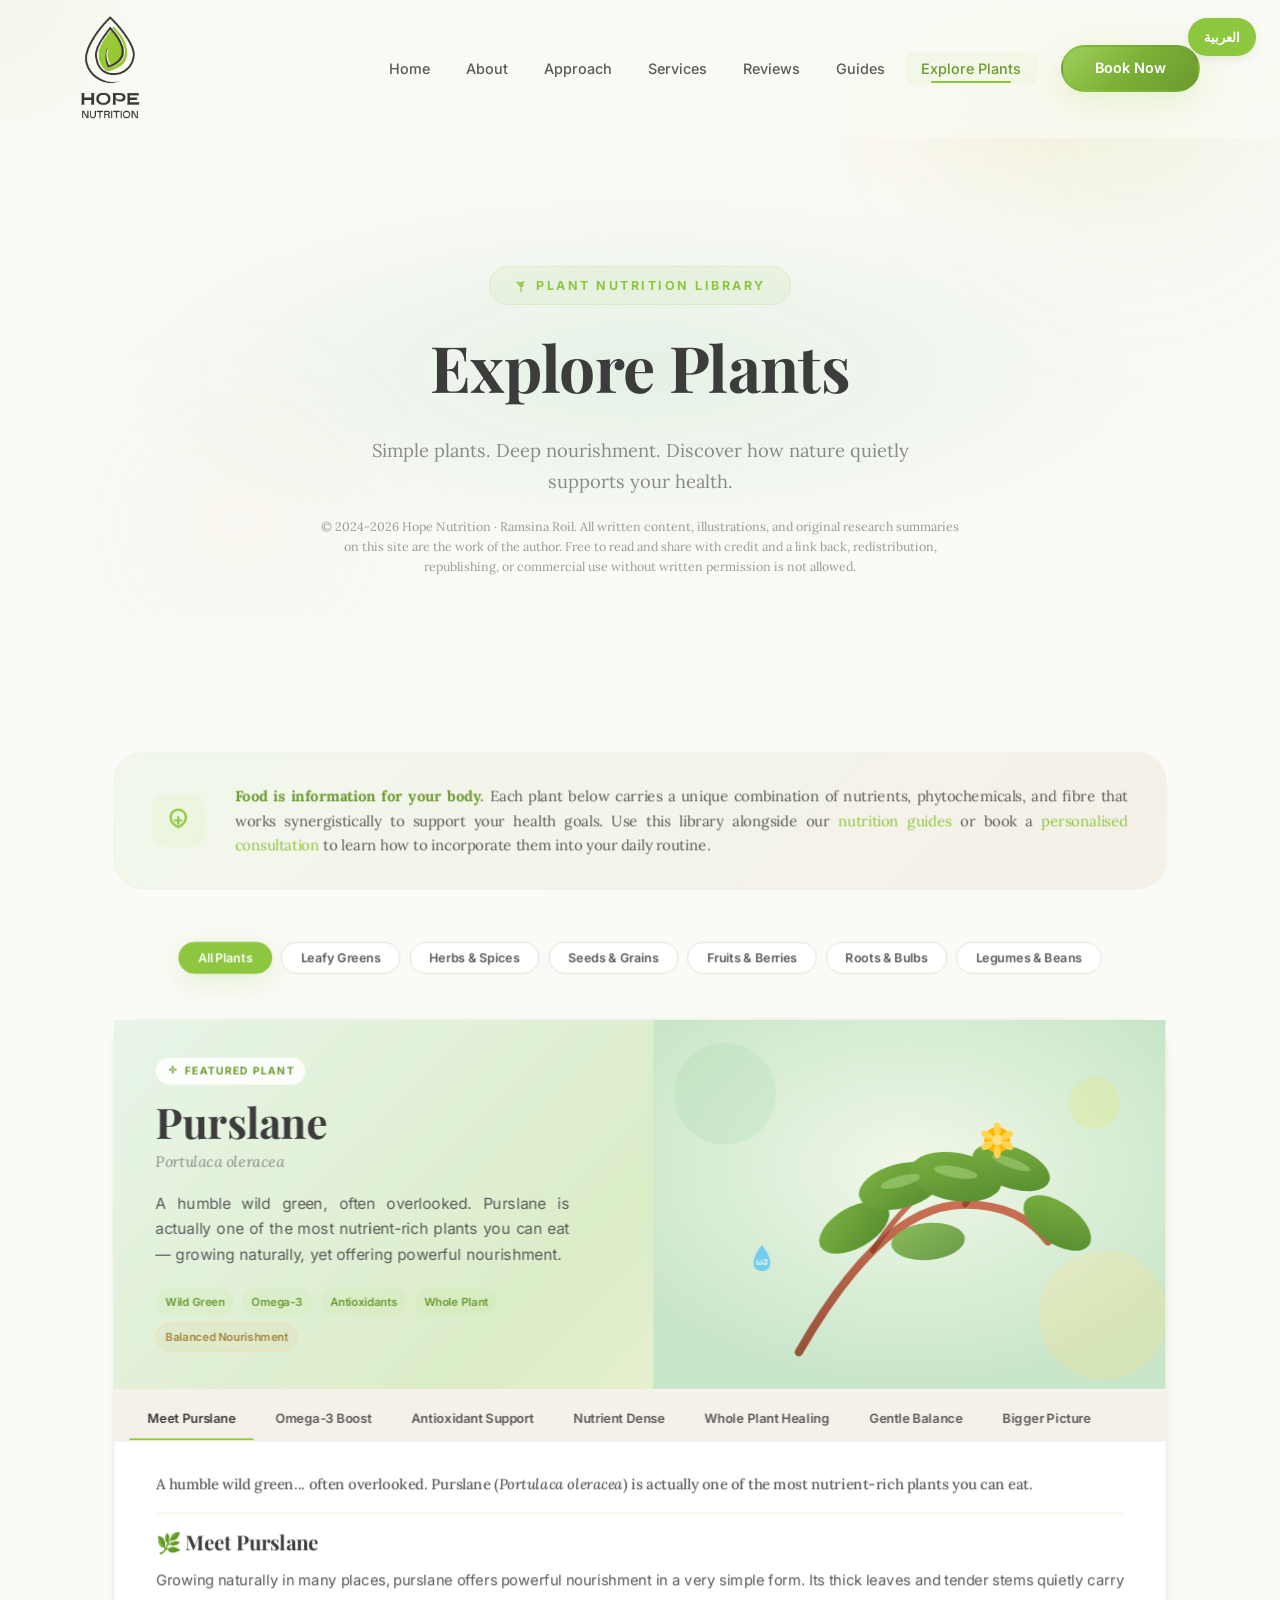
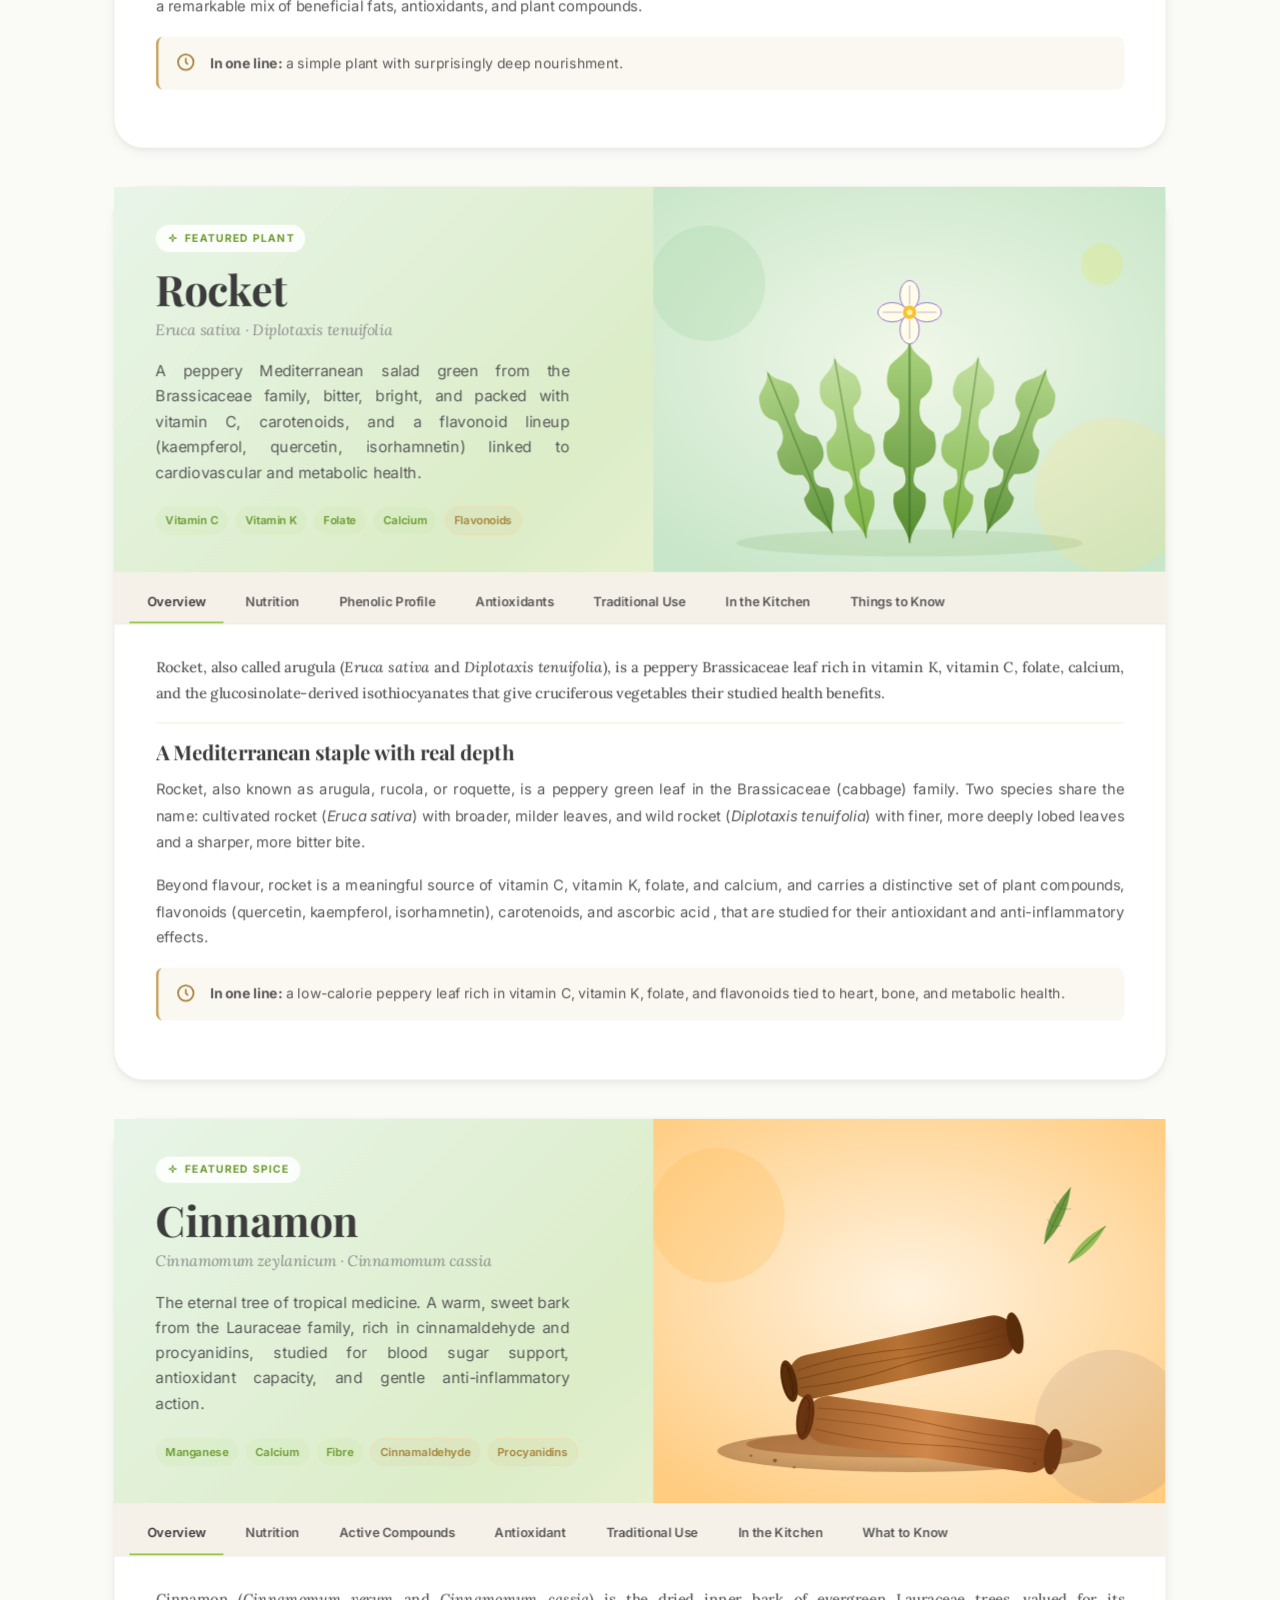
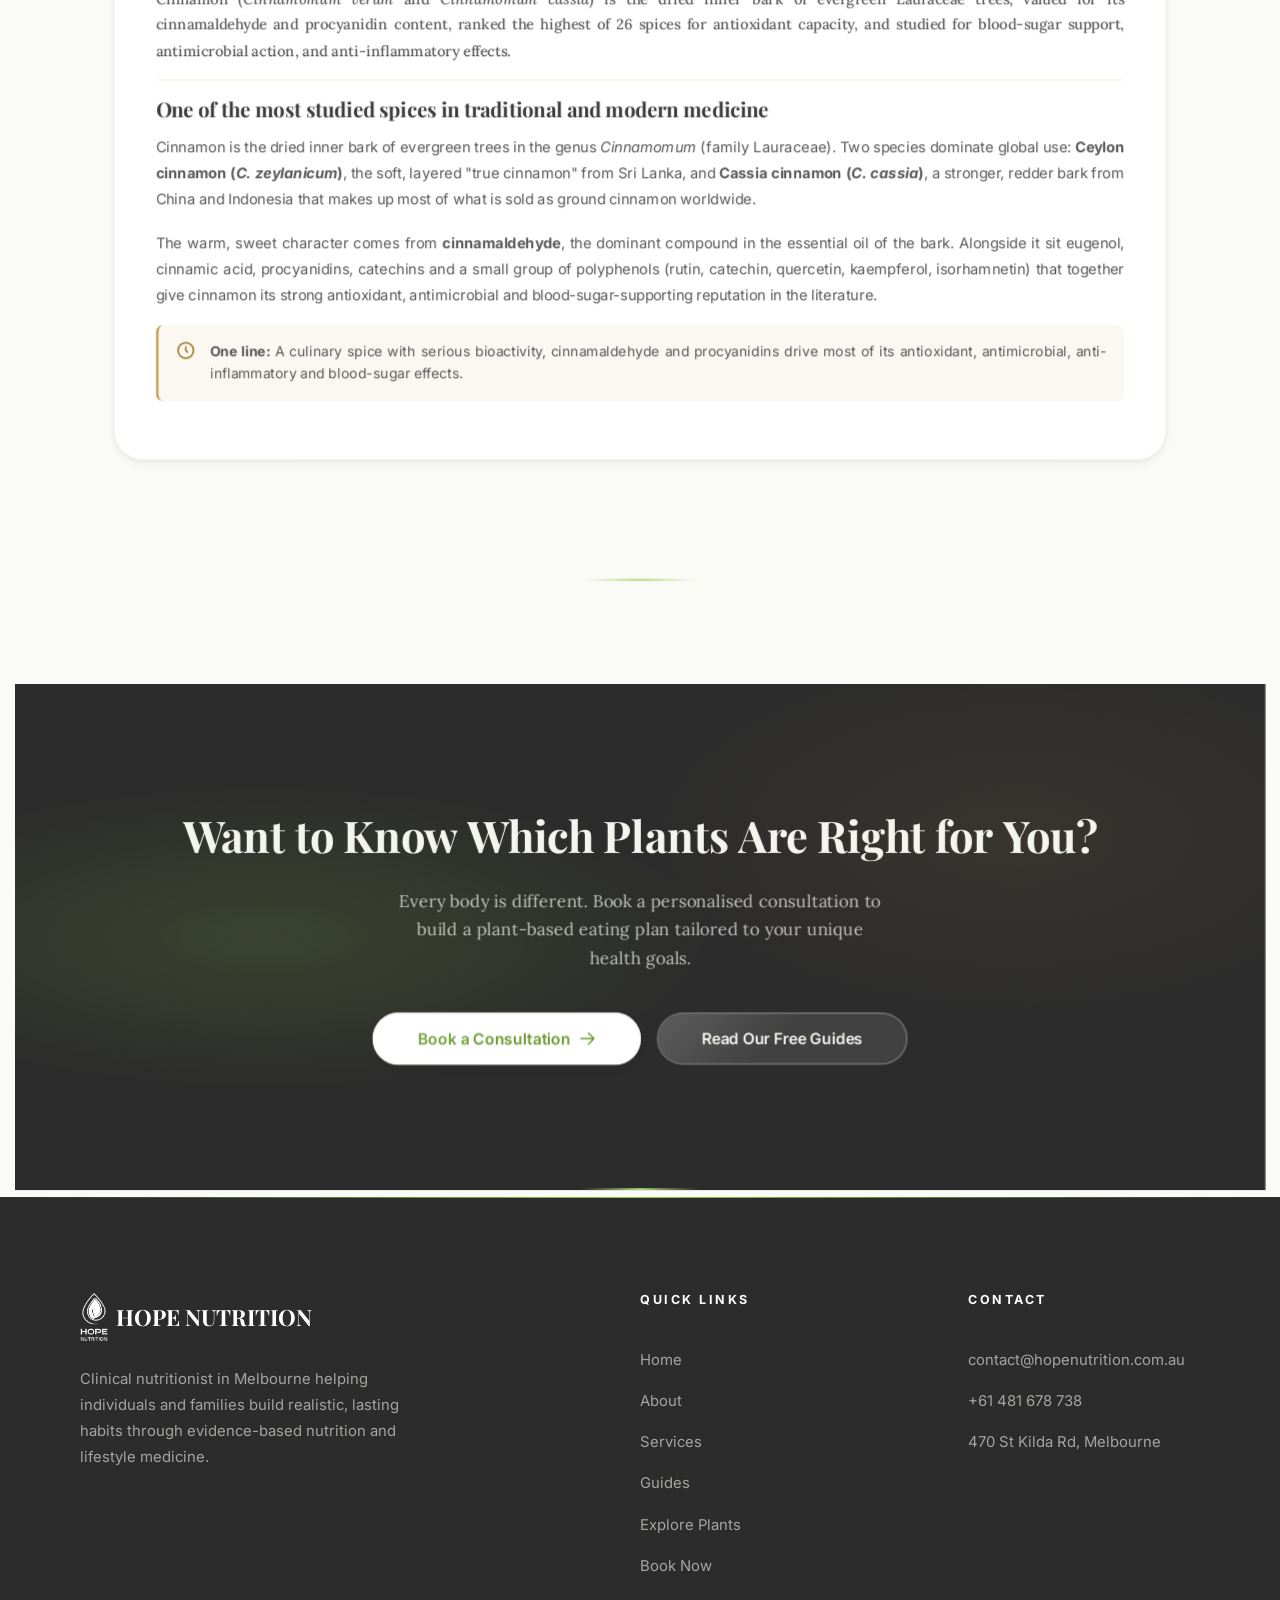
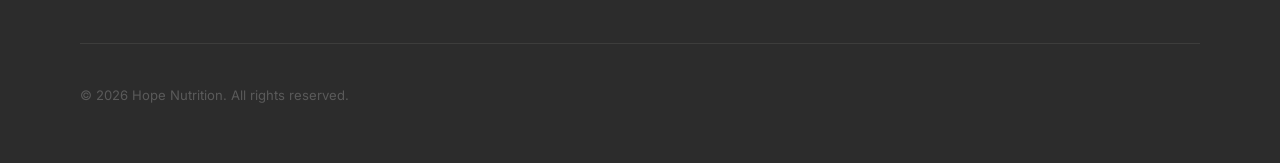
<file: explore-plants.html>
<!DOCTYPE html>
<html lang="en">
<head>
  <meta charset="UTF-8">
  <meta name="viewport" content="width=device-width, initial-scale=1.0">
  <meta name="description" content="Explore Plants - Hope Nutrition. Discover the nutritional power of whole-food plants, herbs, and seeds with evidence-based health benefits.">
  <meta name="keywords" content="plant nutrition, medicinal plants, superfood plants, nutrition benefits, whole food plants, Hope Nutrition">
  <meta name="author" content="Hope Nutrition">
  <meta name="robots" content="index, follow">
  <meta name="theme-color" content="#8DC63F">
  <link rel="canonical" href="https://hopenutrition.com.au/explore-plants.html">
  <meta property="og:title" content="Explore Plants - Hope Nutrition">
  <meta property="og:description" content="Discover the nutritional power of whole-food plants, herbs, and seeds with evidence-based health benefits.">
  <meta property="og:type" content="website">
  <meta property="og:url" content="https://hopenutrition.com.au/explore-plants.html">
  <meta property="og:locale" content="en_AU">
  <meta property="og:image" content="https://hopenutrition.com.au/images/logo.png">
  <meta name="twitter:card" content="summary_large_image">
  <meta name="twitter:title" content="Explore Plants - Hope Nutrition">
  <meta name="twitter:description" content="Discover the nutritional power of whole-food plants, herbs, and seeds with evidence-based health benefits.">
  <title>Explore Plants - Hope Nutrition</title>

  <!-- Structured Data -->
  <script type="application/ld+json">
  {
    "@context": "https://schema.org",
    "@graph": [
      {
        "@type": "BreadcrumbList",
        "itemListElement": [
          { "@type": "ListItem", "position": 1, "name": "Home", "item": "https://hopenutrition.com.au" },
          { "@type": "ListItem", "position": 2, "name": "Explore Plants", "item": "https://hopenutrition.com.au/explore-plants.html" }
        ]
      },
      {
        "@type": "CollectionPage",
        "name": "Explore Plants",
        "description": "Discover the nutritional power of whole-food plants, herbs, and seeds with evidence-based health benefits.",
        "url": "https://hopenutrition.com.au/explore-plants.html",
        "inLanguage": "en",
        "author": { "@type": "Person", "name": "Ramsina Roil", "jobTitle": "Clinical Nutritionist" },
        "publisher": { "@type": "Organization", "name": "Hope Nutrition", "url": "https://hopenutrition.com.au" }
      },
      {
        "@type": "MedicalWebPage",
        "@id": "https://hopenutrition.com.au/explore-plants.html#purslane",
        "name": "Purslane (Portulaca oleracea) Nutrition Profile",
        "url": "https://hopenutrition.com.au/explore-plants.html#plant-purslane",
        "description": "An evidence-based nutrition profile of purslane, the leafy green with the highest plant-based omega-3 (ALA) content of any commonly eaten vegetable.",
        "inLanguage": "en",
        "audience": { "@type": "Audience", "audienceType": "general public" },
        "about": { "@type": "Thing", "name": "Portulaca oleracea" },
        "citation": "https://pmc.ncbi.nlm.nih.gov/articles/PMC3934766/",
        "mainEntity": {
          "@type": "NutritionInformation",
          "name": "Purslane, raw",
          "servingSize": "100 g",
          "calories": "16 calories",
          "proteinContent": "1.3 g",
          "fatContent": "0.1 g",
          "carbohydrateContent": "3.4 g",
          "fiberContent": "0.9 g",
          "sodiumContent": "45 mg"
        }
      },
      {
        "@type": "MedicalWebPage",
        "@id": "https://hopenutrition.com.au/explore-plants.html#rocket",
        "name": "Rocket / Arugula (Eruca sativa) Nutrition Profile",
        "url": "https://hopenutrition.com.au/explore-plants.html#plant-rocket",
        "description": "Nutrition profile of rocket (arugula), a peppery Brassicaceae green rich in vitamin K, folate, calcium, and glucosinolate-derived isothiocyanates.",
        "inLanguage": "en",
        "audience": { "@type": "Audience", "audienceType": "general public" },
        "about": { "@type": "Thing", "name": "Eruca sativa" },
        "citation": "https://pmc.ncbi.nlm.nih.gov/articles/PMC9778044/",
        "mainEntity": {
          "@type": "NutritionInformation",
          "name": "Rocket (Arugula), raw",
          "servingSize": "100 g",
          "calories": "25 calories",
          "proteinContent": "2.58 g",
          "fatContent": "0.66 g",
          "carbohydrateContent": "3.65 g",
          "fiberContent": "1.6 g",
          "sodiumContent": "27 mg"
        }
      },
      {
        "@type": "MedicalWebPage",
        "@id": "https://hopenutrition.com.au/explore-plants.html#cinnamon",
        "name": "Cinnamon (Cinnamomum verum / cassia) Nutrition Profile",
        "url": "https://hopenutrition.com.au/explore-plants.html#plant-cinnamon",
        "description": "Evidence-based profile of cinnamon: cinnamaldehyde and procyanidin chemistry, antioxidant ranking, blood-sugar evidence, and the Cassia coumarin warning.",
        "inLanguage": "en",
        "audience": { "@type": "Audience", "audienceType": "general public" },
        "about": { "@type": "Thing", "name": "Cinnamomum verum" },
        "citation": "https://pmc.ncbi.nlm.nih.gov/articles/PMC4003790/",
        "mainEntity": {
          "@type": "NutritionInformation",
          "name": "Cinnamon, ground",
          "servingSize": "100 g",
          "calories": "247 calories",
          "proteinContent": "3.99 g",
          "fatContent": "1.24 g",
          "carbohydrateContent": "80.6 g",
          "fiberContent": "53.1 g",
          "sodiumContent": "10 mg"
        }
      },
      {
        "@type": "FAQPage",
        "mainEntity": [
          {
            "@type": "Question",
            "name": "Is purslane safe to eat?",
            "acceptedAnswer": { "@type": "Answer", "text": "Yes. Purslane is eaten as a vegetable across the Mediterranean, the Middle East, India, and parts of Asia. It contains oxalates, so people prone to calcium-oxalate kidney stones should keep portions modest and ideally cook the leaves, which lowers oxalate content." }
          },
          {
            "@type": "Question",
            "name": "Why is purslane considered high in omega-3?",
            "acceptedAnswer": { "@type": "Answer", "text": "Purslane is one of the richest plant sources of alpha-linolenic acid (ALA), a short-chain omega-3 fatty acid, with around 0.3 to 0.4 grams per 100 grams of fresh leaves. This is exceptional for a leafy green vegetable." }
          },
          {
            "@type": "Question",
            "name": "What is the difference between wild rocket and cultivated rocket?",
            "acceptedAnswer": { "@type": "Answer", "text": "Cultivated rocket (Eruca sativa) has broader, milder leaves. Wild rocket (Diplotaxis tenuifolia) has finer, deeply lobed leaves and a sharper, more bitter, more peppery flavour. Both are nutritionally similar and both deliver vitamin K, folate, calcium, and glucosinolates." }
          },
          {
            "@type": "Question",
            "name": "Can I eat rocket every day?",
            "acceptedAnswer": { "@type": "Answer", "text": "Yes, rocket is safe and beneficial as a daily salad green for most adults. People taking warfarin or other vitamin-K-sensitive blood thinners should keep their intake of leafy greens consistent rather than fluctuating dramatically." }
          },
          {
            "@type": "Question",
            "name": "What is the difference between Ceylon and Cassia cinnamon?",
            "acceptedAnswer": { "@type": "Answer", "text": "Ceylon cinnamon (Cinnamomum verum, also called true cinnamon) comes from Sri Lanka, with soft layered bark and a milder, sweeter flavour. Cassia cinnamon (Cinnamomum cassia) comes from China and Indonesia, has a darker, harder bark and stronger flavour, and contains far more coumarin. Most supermarket cinnamon is Cassia." }
          },
          {
            "@type": "Question",
            "name": "Is cinnamon safe to take every day?",
            "acceptedAnswer": { "@type": "Answer", "text": "Culinary amounts of cinnamon (one teaspoon a day or less) are safe for most adults. Cassia cinnamon contains coumarin, which can stress the liver in large daily doses. The European Food Safety Authority sets a tolerable daily intake of 0.1 mg coumarin per kg body weight. For daily medicinal-style use, prefer Ceylon cinnamon, which contains very little coumarin." }
          },
          {
            "@type": "Question",
            "name": "Does cinnamon really help blood sugar?",
            "acceptedAnswer": { "@type": "Answer", "text": "Some clinical trials suggest cinnamon (especially Cassia) can modestly lower fasting blood glucose in people with type 2 diabetes, but the evidence is mixed. Cinnamon is not a replacement for diabetes medication. People taking insulin or oral hypoglycaemics should mention regular cinnamon use to their doctor." }
          }
        ]
      }
    ]
  }
  </script>

  <link rel="preconnect" href="https://fonts.googleapis.com">
  <link rel="preconnect" href="https://fonts.gstatic.com" crossorigin>
  <link href="https://fonts.googleapis.com/css2?family=Inter:wght@400;500;600&family=Lora:ital,wght@0,400;1,400&family=Playfair+Display:wght@600;700&display=swap" rel="stylesheet">
  <link rel="stylesheet" href="css/style.css">

  <!-- Favicons -->
  <link rel="icon" href="/favicon.ico" sizes="any">
  <link rel="icon" type="image/png" sizes="32x32" href="/images/favicon-32.png">
  <link rel="icon" type="image/png" sizes="16x16" href="/images/favicon-16.png">
  <link rel="apple-touch-icon" href="/images/apple-touch-icon.png">
  <link rel="manifest" href="/manifest.json">

  <!-- Hreflang -->
  <link rel="alternate" hreflang="en" href="https://hopenutrition.com.au/explore-plants.html">
  <link rel="alternate" hreflang="ar" href="https://hopenutrition.com.au/explore-plants-ar.html">
  <link rel="alternate" hreflang="x-default" href="https://hopenutrition.com.au/explore-plants.html">

  <style>
    /* ─── Plants Grid ─── */
    .plants-grid {
      display: grid;
      grid-template-columns: repeat(3, 1fr);
      gap: 2rem;
    }

    .plant-card {
      background: var(--color-surface);
      border-radius: var(--radius-xl);
      overflow: hidden;
      box-shadow: var(--shadow-md);
      border: 1px solid var(--color-border-light);
      transition: transform 0.4s var(--ease-out), box-shadow 0.4s var(--ease-out);
      display: flex;
      flex-direction: column;
    }

    .plant-card:hover {
      transform: translateY(-6px);
      box-shadow: var(--shadow-xl);
    }

    .plant-card__visual {
      position: relative;
      overflow: hidden;
      height: 200px;
      flex-shrink: 0;
    }

    .plant-card__visual svg {
      width: 100%;
      height: 100%;
      display: block;
    }

    .plant-card__category {
      position: absolute;
      top: 1rem;
      left: 1rem;
      font-size: 0.68rem;
      font-weight: 700;
      text-transform: uppercase;
      letter-spacing: 0.1em;
      padding: 0.25rem 0.65rem;
      border-radius: 99px;
      background: rgba(255, 255, 255, 0.88);
      color: var(--color-primary-dark);
      backdrop-filter: blur(6px);
      -webkit-backdrop-filter: blur(6px);
    }

    .plant-card__body {
      padding: 1.5rem 1.75rem 1.75rem;
      display: flex;
      flex-direction: column;
      flex: 1;
    }

    .plant-card__name {
      font-family: var(--font-heading);
      font-size: 1.3rem;
      font-weight: 700;
      color: var(--color-primary-darker);
      margin-bottom: 0.2rem;
      line-height: 1.2;
    }

    .plant-card__latin {
      font-family: var(--font-accent);
      font-style: italic;
      font-size: 0.82rem;
      color: var(--color-text-muted);
      margin-bottom: 0.9rem;
    }

    .plant-card__desc {
      font-size: 0.92rem;
      line-height: 1.75;
      color: var(--color-text-secondary);
      margin-bottom: 1.1rem;
      flex: 1;
    }

    .plant-card__nutrients {
      display: flex;
      flex-wrap: wrap;
      gap: 0.4rem;
      margin-top: auto;
    }

    .nutrient-tag {
      display: inline-flex;
      align-items: center;
      gap: 0.25rem;
      font-size: 0.72rem;
      font-weight: 600;
      padding: 0.25rem 0.6rem;
      border-radius: 99px;
      background: var(--color-primary-ghost);
      color: var(--color-primary-dark);
      border: 1px solid var(--color-primary-lighter);
    }

    .nutrient-tag--gold {
      background: var(--color-accent-ghost);
      color: var(--color-accent-dark);
      border-color: var(--color-accent-light);
    }

    /* ─── Filter Bar ─── */
    .filter-bar {
      display: flex;
      align-items: center;
      justify-content: center;
      gap: 0.6rem;
      flex-wrap: wrap;
      margin-bottom: 3rem;
    }

    .filter-btn {
      font-family: var(--font-body);
      font-size: 0.82rem;
      font-weight: 600;
      padding: 0.5rem 1.25rem;
      border-radius: var(--radius-full);
      border: 1.5px solid var(--color-border);
      background: var(--color-surface);
      color: var(--color-text-secondary);
      cursor: pointer;
      transition: all 0.25s var(--ease-out);
    }

    .filter-btn:hover,
    .filter-btn.active {
      background: var(--color-primary);
      color: var(--color-white);
      border-color: var(--color-primary);
      box-shadow: var(--shadow-glow-green);
    }

    /* ─── Intro Banner ─── */
    .plants-intro {
      display: flex;
      align-items: center;
      gap: 2rem;
      padding: 2rem 2.5rem;
      background: linear-gradient(135deg, var(--color-bg-cool) 0%, var(--color-bg-warm) 100%);
      border-radius: var(--radius-xl);
      border: 1px solid var(--color-border-light);
      margin-bottom: 3.5rem;
    }

    .plants-intro__icon {
      width: 56px;
      height: 56px;
      flex-shrink: 0;
      background: var(--color-primary-ghost);
      border-radius: var(--radius-md);
      display: flex;
      align-items: center;
      justify-content: center;
      color: var(--color-primary);
    }

    .plants-intro__icon svg {
      width: 28px;
      height: 28px;
    }

    .plants-intro__text {
      font-family: var(--font-accent);
      font-size: 0.98rem;
      color: var(--color-text-secondary);
      line-height: 1.7;
      margin: 0;
    }

    .plants-intro__text strong {
      color: var(--color-primary-dark);
    }

    /* ─── Hidden cards (filter) ─── */
    .plant-card[hidden] { display: none; }

    /* ─── Coming-soon empty state ─── */
    .plants-empty {
      grid-column: 1 / -1;
      text-align: center;
      padding: 3.5rem 1.5rem;
      background: var(--color-surface);
      border: 1px dashed var(--color-border);
      border-radius: var(--radius-xl);
      color: var(--color-text-muted);
    }
    .plants-empty[hidden] { display: none; }
    .plants-empty__icon {
      width: 56px; height: 56px;
      margin: 0 auto 1rem;
      color: var(--color-primary);
      opacity: 0.7;
    }
    .plants-empty h3 {
      font-family: var(--font-display);
      color: var(--color-primary-darker);
      font-size: 1.4rem;
      margin: 0 0 0.5rem;
    }
    .plants-empty p { margin: 0; font-size: 0.98rem; line-height: 1.6; }

    /* ─── Deep-Dive Plant Card ─── */
    .plants-grid--single { grid-template-columns: 1fr; gap: 2.5rem; }

    .plant-deep {
      background: var(--color-surface);
      border-radius: var(--radius-xl);
      overflow: hidden;
      box-shadow: var(--shadow-md);
      border: 1px solid var(--color-border-light);
    }

    .plant-deep__hero {
      position: relative;
      display: grid;
      grid-template-columns: 1.05fr 1fr;
      background: linear-gradient(135deg, #E8F5E9 0%, #DCEDC8 50%, #FFF8E1 100%);
      min-height: 320px;
    }

    .plant-deep__hero-text {
      padding: 2.5rem 2.75rem;
      display: flex;
      flex-direction: column;
      justify-content: center;
    }

    .plant-deep__chip {
      display: inline-flex;
      align-items: center;
      gap: 0.4rem;
      align-self: flex-start;
      font-size: 0.7rem;
      font-weight: 700;
      letter-spacing: 0.12em;
      text-transform: uppercase;
      padding: 0.3rem 0.75rem;
      border-radius: 99px;
      background: rgba(255, 255, 255, 0.85);
      color: var(--color-primary-dark);
      backdrop-filter: blur(6px);
      -webkit-backdrop-filter: blur(6px);
      margin-bottom: 1rem;
    }

    .plant-deep__name {
      font-family: var(--font-heading);
      font-size: clamp(2rem, 4.2vw, 2.8rem);
      font-weight: 700;
      color: var(--color-primary-darker);
      line-height: 1.05;
      margin: 0 0 0.35rem;
    }

    .plant-deep__latin {
      font-family: var(--font-accent);
      font-style: italic;
      font-size: 1rem;
      color: var(--color-text-muted);
      margin-bottom: 1.1rem;
    }

    .plant-deep__tagline {
      font-size: 1.02rem;
      line-height: 1.65;
      color: var(--color-text-secondary);
      margin: 0 0 1.4rem;
      max-width: 44ch;
    }

    .plant-deep__quick {
      display: flex;
      flex-wrap: wrap;
      gap: 0.45rem;
    }

    .plant-deep__quick .nutrient-tag { font-size: 0.74rem; }

    .plant-deep__art {
      position: relative;
      overflow: hidden;
      min-height: 280px;
    }

    .plant-deep__art svg {
      position: absolute;
      inset: 0;
      width: 100%;
      height: 100%;
    }

    /* Tabs */
    .plant-tabs-wrap {
      position: relative;
    }
    .plant-tabs {
      display: flex;
      gap: 0.25rem;
      padding: 0.6rem 1rem 0;
      border-bottom: 1px solid var(--color-border-light);
      background: var(--color-bg-warm, #FAFAF6);
      overflow-x: auto;
      scrollbar-width: none;
    }
    .plant-tabs::-webkit-scrollbar { display: none; }

    /* Scroll-more hint shown when tabs overflow */
    .plant-tabs-hint {
      position: absolute;
      top: 0;
      bottom: 0;
      right: 0;
      width: 64px;
      pointer-events: none;
      display: flex;
      align-items: center;
      justify-content: flex-end;
      padding-right: 8px;
      background: linear-gradient(270deg, var(--color-bg-warm, #FAFAF6) 30%, rgba(250,250,246,0) 100%);
      opacity: 0;
      transition: opacity 0.25s var(--ease-out);
    }
    .plant-tabs-wrap.has-overflow .plant-tabs-hint { opacity: 1; }
    .plant-tabs-wrap.scrolled-end .plant-tabs-hint { opacity: 0; }
    .plant-tabs-hint__arrow {
      width: 26px;
      height: 26px;
      border-radius: 50%;
      background: var(--color-primary);
      color: #fff;
      display: flex;
      align-items: center;
      justify-content: center;
      box-shadow: var(--shadow-md);
      animation: tabHintNudge 1.6s ease-in-out infinite;
    }
    .plant-tabs-hint__arrow svg { width: 14px; height: 14px; }
    @keyframes tabHintNudge {
      0%, 100% { transform: translateX(0); }
      50% { transform: translateX(6px); }
    }
    @media (prefers-reduced-motion: reduce) {
      .plant-tabs-hint__arrow { animation: none; }
    }

    .plant-tab {
      flex-shrink: 0;
      font-family: var(--font-body);
      font-size: 0.85rem;
      font-weight: 600;
      color: var(--color-text-secondary);
      padding: 0.85rem 1.2rem;
      background: transparent;
      border: none;
      border-bottom: 2px solid transparent;
      cursor: pointer;
      transition: color 0.2s var(--ease-out), border-color 0.2s var(--ease-out);
      white-space: nowrap;
    }

    .plant-tab:hover { color: var(--color-primary-dark); }

    .plant-tab[aria-selected="true"] {
      color: var(--color-primary-darker);
      border-bottom-color: var(--color-primary);
    }

    .plant-panel {
      padding: 2rem 2.75rem 2.5rem;
      animation: panelIn 0.4s var(--ease-out);
    }

    .plant-panel[hidden] { display: none; }

    /* Lede sentence at top of each overview tab (snippet bait) */
    .plant-lede {
      font-family: var(--font-accent, 'Lora', serif);
      font-size: 1.08rem;
      line-height: 1.65;
      color: var(--color-text);
      font-weight: 500;
      margin: 0 0 1.25rem;
      padding: 0 0 1rem;
      border-bottom: 1px solid rgba(141, 198, 63, 0.18);
    }

    @keyframes panelIn {
      from { opacity: 0; transform: translateY(6px); }
      to   { opacity: 1; transform: translateY(0); }
    }

    .plant-panel h3 {
      font-family: var(--font-heading);
      font-size: 1.35rem;
      color: var(--color-primary-darker);
      margin: 0 0 0.85rem;
    }

    .plant-panel p {
      font-size: 0.97rem;
      line-height: 1.8;
      color: var(--color-text-secondary);
      margin: 0 0 1.1rem;
    }

    .plant-panel p:last-child { margin-bottom: 0; }

    .stat-grid {
      display: grid;
      grid-template-columns: repeat(auto-fill, minmax(150px, 1fr));
      gap: 0.85rem;
      margin: 0.5rem 0 1.4rem;
    }

    .stat-card {
      background: var(--color-primary-ghost);
      border: 1px solid var(--color-primary-lighter);
      border-radius: var(--radius-md);
      padding: 0.95rem 1rem;
      text-align: left;
    }

    .stat-card__value {
      font-family: var(--font-heading);
      font-weight: 700;
      font-size: 1.3rem;
      color: var(--color-primary-darker);
      line-height: 1.1;
    }

    .stat-card__unit {
      font-size: 0.78rem;
      color: var(--color-text-muted);
      font-weight: 500;
    }

    .stat-card__label {
      font-size: 0.78rem;
      font-weight: 600;
      color: var(--color-text-secondary);
      text-transform: uppercase;
      letter-spacing: 0.05em;
      margin-top: 0.35rem;
    }

    .stat-card--gold {
      background: var(--color-accent-ghost);
      border-color: var(--color-accent-light);
    }
    .stat-card--gold .stat-card__value { color: var(--color-accent-dark); }

    .compare {
      display: grid;
      grid-template-columns: 130px 1fr auto;
      gap: 0.8rem;
      align-items: center;
      margin-bottom: 0.6rem;
      font-size: 0.88rem;
    }
    .compare__label { font-weight: 600; color: var(--color-text-primary); }
    .compare__bar {
      position: relative;
      height: 10px;
      background: var(--color-border-light);
      border-radius: 99px;
      overflow: hidden;
    }
    .compare__fill {
      position: absolute;
      inset: 0 auto 0 0;
      background: linear-gradient(90deg, var(--color-primary) 0%, var(--color-primary-light) 100%);
      border-radius: 99px;
    }
    .compare__fill--accent {
      background: linear-gradient(90deg, var(--color-accent) 0%, var(--color-accent-light) 100%);
    }
    .compare__value {
      font-variant-numeric: tabular-nums;
      color: var(--color-text-secondary);
      font-weight: 600;
      min-width: 80px;
      text-align: right;
    }

    .callout {
      display: flex;
      gap: 0.9rem;
      padding: 1rem 1.15rem;
      background: var(--color-accent-ghost);
      border-left: 3px solid var(--color-accent);
      border-radius: var(--radius-sm);
      margin: 1rem 0 1.4rem;
    }
    .callout--warn {
      background: #FFF4E5;
      border-left-color: #E08600;
    }
    .callout svg {
      flex-shrink: 0;
      width: 22px;
      height: 22px;
      color: var(--color-accent-dark);
    }
    .callout--warn svg { color: #B36A00; }
    .callout p { margin: 0; font-size: 0.92rem; line-height: 1.65; }

    .use-list {
      list-style: none;
      padding: 0;
      margin: 0;
      display: grid;
      gap: 0.7rem;
    }
    .use-list li {
      display: flex;
      gap: 0.75rem;
      padding: 0.85rem 1rem;
      background: var(--color-bg-cool, #F5F8F4);
      border-radius: var(--radius-sm);
      font-size: 0.94rem;
      line-height: 1.55;
      color: var(--color-text-secondary);
    }
    .use-list li::before {
      content: "";
      flex-shrink: 0;
      width: 8px;
      height: 8px;
      margin-top: 0.55rem;
      border-radius: 50%;
      background: var(--color-primary);
    }

    .source-note {
      font-size: 0.82rem;
      color: var(--color-text-muted);
      line-height: 1.65;
      padding-top: 1rem;
      border-top: 1px dashed var(--color-border-light);
    }

    .source-note a { color: var(--color-primary-dark); }

    @media (max-width: 820px) {
      .plant-deep__hero { grid-template-columns: 1fr; }
      .plant-deep__hero-text { padding: 2rem 1.5rem 1.5rem; }
      .plant-deep__art { min-height: 220px; order: -1; }
      .plant-panel { padding: 1.5rem 1.5rem 2rem; }
    }

    /* ─── Justified body text ─── */
    .page-hero p,
    .plants-intro__text,
    .plant-deep__tagline,
    .plant-panel p,
    .callout p,
    .use-list li,
    .source-note {
      text-align: justify;
      hyphens: auto;
      -webkit-hyphens: auto;
    }
    .page-hero p { text-align: center; }
    @media (max-width: 600px) {
      .plants-intro__text,
      .plant-deep__tagline,
      .plant-panel p,
      .callout p,
      .use-list li,
      .source-note { text-align: left; }
    }

    @media (max-width: 900px) {
      .plants-grid {
        grid-template-columns: repeat(2, 1fr);
      }
    }

    @media (max-width: 600px) {
      .plants-grid {
        grid-template-columns: 1fr;
      }

      .plants-intro {
        flex-direction: column;
        text-align: center;
        gap: 1rem;
        padding: 1.5rem;
      }
    }

    /* ─── Language toggle ─── */
    .lang-toggle {
      position: fixed;
      top: 1.1rem;
      right: 1.5rem;
      z-index: 1100;
      background: var(--color-primary);
      color: white;
      padding: 0.5rem 1rem;
      border-radius: var(--radius-full);
      font-family: 'Inter', sans-serif;
      font-size: 0.82rem;
      font-weight: 600;
      text-decoration: none;
      box-shadow: var(--shadow-md);
      transition: background 0.3s ease, transform 0.2s ease;
    }
    .lang-toggle:hover { background: var(--color-primary-dark); transform: translateY(-1px); }
    @media (max-width: 900px) {
      .lang-toggle { top: auto; bottom: 1rem; right: 1rem; }
    }
  </style>
</head>
<body>
  <a href="#main-content" class="skip-link">Skip to main content</a>

  <!-- Language Toggle -->
  <a href="explore-plants-ar.html" class="lang-toggle" aria-label="التبديل إلى العربية">العربية</a>

  <!-- ========== HEADER ========== -->
  <header class="header" role="banner">
    <div class="header__inner">
      <a href="index.html" class="header__logo" aria-label="Hope Nutrition Home">
        <img src="images/logo.png" alt="Hope Nutrition leaf logo" class="logo-icon">
      </a>
      <nav class="nav" role="navigation" aria-label="Main navigation">
        <div class="nav__drawer" aria-hidden="true">
          <ul class="nav__list">
            <li><a href="index.html" class="nav__link">Home</a></li>
            <li><a href="index.html#about" class="nav__link">About</a></li>
            <li><a href="index.html#pillars" class="nav__link">Approach</a></li>
            <li><a href="index.html#services" class="nav__link">Services</a></li>
            <li><a href="index.html#testimonials" class="nav__link">Reviews</a></li>
            <li><a href="booklets.html" class="nav__link">Guides</a></li>
            <li><a href="explore-plants.html" class="nav__link nav__link--active">Explore Plants</a></li>
          </ul>
          <a href="https://app.squareup.com/appointments/book/omzgfrghou5f38/LFP9SFMS7XYZB/start" class="nav__mobile-cta" target="_blank" rel="noopener noreferrer">Book Now</a>
        </div>
        <a href="https://app.squareup.com/appointments/book/omzgfrghou5f38/LFP9SFMS7XYZB/start" class="btn btn--primary" target="_blank" rel="noopener noreferrer">Book Now</a>
        <button class="nav-toggle" aria-label="Toggle menu" aria-expanded="false">
          <span></span>
          <span></span>
          <span></span>
        </button>
      </nav>
    </div>
  </header>

  <main id="main-content">

  <!-- ========== PAGE HERO ========== -->
  <section class="page-hero" style="padding-bottom: var(--space-xl);">
    <div class="hero__blob hero__blob--1"></div>
    <div class="hero__blob hero__blob--2"></div>
    <div class="container page-hero__content fade-up">
      <span class="hero__label">
        <svg viewBox="0 0 24 24" fill="none" stroke="currentColor" stroke-width="2" width="14" height="14"><path d="M12 22V12M12 12C12 12 8 9 5 6c4-1 8 1 10 4s-3 2-3 2z" stroke-linecap="round" stroke-linejoin="round"/><path d="M12 12c0 0 2-4 5-7-3 0-7 2-7 7z" stroke-linecap="round" stroke-linejoin="round"/></svg>
        Plant Nutrition Library
      </span>
      <h1 data-split>Explore Plants</h1>
      <p>
        Simple plants. Deep nourishment. Discover how nature quietly supports your health.
      </p>
      <p style="margin-top: 1.25rem; font-size: 0.78rem; line-height: 1.6; color: var(--color-text-muted, #6b6b6b); opacity: 0.85; max-width: 640px;">
        &copy; 2024-2026 Hope Nutrition &middot; Ramsina Roil. All written content, illustrations, and original research summaries on this site are the work of the author. Free to read and share with credit and a link back, redistribution, republishing, or commercial use without written permission is not allowed.
      </p>
    </div>
  </section>

  <!-- ========== PLANTS SECTION ========== -->
  <section class="section" style="padding-top: var(--space-xl);">
    <div class="container">

      <!-- Intro banner -->
      <div class="plants-intro fade-up">
        <div class="plants-intro__icon">
          <svg viewBox="0 0 24 24" fill="none" stroke="currentColor" stroke-width="2"><path d="M12 2a7 7 0 017 7c0 4-3 7-7 9-4-2-7-5-7-9a7 7 0 017-7z" stroke-linecap="round" stroke-linejoin="round"/><path d="M12 9v6M9 12h6" stroke-linecap="round"/></svg>
        </div>
        <p class="plants-intro__text">
          <strong>Food is information for your body.</strong> Each plant below carries a unique
          combination of nutrients, phytochemicals, and fibre that works synergistically to support
          your health goals. Use this library alongside our
          <a href="booklets.html">nutrition guides</a> or book a
          <a href="https://app.squareup.com/appointments/book/omzgfrghou5f38/LFP9SFMS7XYZB/start" target="_blank" rel="noopener noreferrer">personalised consultation</a>
          to learn how to incorporate them into your daily routine.
        </p>
      </div>

      <!-- Filter bar -->
      <div class="filter-bar" role="group" aria-label="Filter plants by category">
        <button class="filter-btn active" data-filter="all">All Plants</button>
        <button class="filter-btn" data-filter="leafy">Leafy Greens</button>
        <button class="filter-btn" data-filter="herb">Herbs &amp; Spices</button>
        <button class="filter-btn" data-filter="seed">Seeds &amp; Grains</button>
        <button class="filter-btn" data-filter="fruit">Fruits &amp; Berries</button>
        <button class="filter-btn" data-filter="root">Roots &amp; Bulbs</button>
        <button class="filter-btn" data-filter="legume">Legumes &amp; Beans</button>
      </div>

      <!-- Plants Grid -->
      <div class="plants-grid plants-grid--single" id="plants-grid">

        <!-- ─── Purslane (Deep-Dive Card) ─── -->
        <article class="plant-deep fade-up" data-category="leafy" id="plant-purslane">
          <!-- Hero -->
          <div class="plant-deep__hero">
            <div class="plant-deep__hero-text">
              <span class="plant-deep__chip">
                <svg viewBox="0 0 24 24" fill="none" stroke="currentColor" stroke-width="2" width="12" height="12"><path d="M12 2L13.5 8.5L20 10L13.5 11.5L12 18L10.5 11.5L4 10L10.5 8.5L12 2Z" stroke-linejoin="round"/></svg>
                Featured Plant
              </span>
              <h2 class="plant-deep__name">Purslane</h2>
              <p class="plant-deep__latin">Portulaca oleracea</p>
              <p class="plant-deep__tagline">
                A humble wild green, often overlooked. Purslane is actually one of the most
                nutrient-rich plants you can eat &mdash; growing naturally, yet offering
                powerful nourishment.
              </p>
              <div class="plant-deep__quick">
                <span class="nutrient-tag">Wild Green</span>
                <span class="nutrient-tag">Omega-3</span>
                <span class="nutrient-tag">Antioxidants</span>
                <span class="nutrient-tag">Whole Plant</span>
                <span class="nutrient-tag nutrient-tag--gold">Balanced Nourishment</span>
              </div>
            </div>
            <div class="plant-deep__art" aria-hidden="true">
              <svg viewBox="0 0 600 400" xmlns="http://www.w3.org/2000/svg" preserveAspectRatio="xMidYMid slice">
                <defs>
                  <radialGradient id="purslaneGlow" cx="50%" cy="40%" r="60%">
                    <stop offset="0%" stop-color="#F1F8E9"/>
                    <stop offset="100%" stop-color="#C8E6C9"/>
                  </radialGradient>
                  <linearGradient id="leafBody" x1="0" y1="0" x2="1" y2="1">
                    <stop offset="0%" stop-color="#7CB342"/>
                    <stop offset="100%" stop-color="#558B2F"/>
                  </linearGradient>
                  <linearGradient id="stemGrad" x1="0" y1="0" x2="0" y2="1">
                    <stop offset="0%" stop-color="#C5573B"/>
                    <stop offset="100%" stop-color="#8E3A1F"/>
                  </linearGradient>
                </defs>
                <rect width="600" height="400" fill="url(#purslaneGlow)"/>
                <!-- soft background blobs -->
                <circle cx="100" cy="80" r="55" fill="#A5D6A7" opacity="0.25"/>
                <circle cx="510" cy="320" r="70" fill="#FFE082" opacity="0.25"/>
                <circle cx="500" cy="90" r="28" fill="#DCE775" opacity="0.3"/>
                <!-- reddish stem -->
                <path d="M180 360 Q220 290 260 250 Q310 200 360 200 Q420 200 450 240"
                      stroke="url(#stemGrad)" stroke-width="9" fill="none" stroke-linecap="round" opacity="0.85"/>
                <path d="M260 250 Q280 220 300 200" stroke="url(#stemGrad)" stroke-width="6" fill="none" stroke-linecap="round" opacity="0.8"/>
                <path d="M360 200 Q380 175 410 165" stroke="url(#stemGrad)" stroke-width="6" fill="none" stroke-linecap="round" opacity="0.8"/>
                <!-- succulent paddle leaves -->
                <ellipse cx="240" cy="225" rx="42" ry="22" fill="url(#leafBody)" transform="rotate(-30 240 225)"/>
                <ellipse cx="290" cy="180" rx="46" ry="24" fill="url(#leafBody)" transform="rotate(-15 290 180)"/>
                <ellipse cx="350" cy="170" rx="50" ry="26" fill="url(#leafBody)" transform="rotate(10 350 170)"/>
                <ellipse cx="410" cy="160" rx="44" ry="22" fill="url(#leafBody)" transform="rotate(20 410 160)"/>
                <ellipse cx="460" cy="220" rx="42" ry="22" fill="url(#leafBody)" transform="rotate(35 460 220)"/>
                <ellipse cx="320" cy="240" rx="40" ry="20" fill="url(#leafBody)" transform="rotate(-5 320 240)" opacity="0.85"/>
                <!-- leaf highlights -->
                <ellipse cx="290" cy="175" rx="22" ry="6" fill="#AED581" opacity="0.55" transform="rotate(-15 290 175)"/>
                <ellipse cx="350" cy="165" rx="24" ry="6" fill="#AED581" opacity="0.55" transform="rotate(10 350 165)"/>
                <ellipse cx="410" cy="155" rx="22" ry="5" fill="#AED581" opacity="0.5" transform="rotate(20 410 155)"/>
                <!-- tiny yellow flower -->
                <g transform="translate(395 130)">
                  <circle r="14" fill="#FFB300"/>
                  <circle r="6" fill="#FFE082"/>
                  <g fill="#FFD54F">
                    <ellipse cx="0" cy="-12" rx="4" ry="7"/>
                    <ellipse cx="11" cy="-5" rx="4" ry="7" transform="rotate(60 11 -5)"/>
                    <ellipse cx="11" cy="6" rx="4" ry="7" transform="rotate(120 11 6)"/>
                    <ellipse cx="0" cy="13" rx="4" ry="7"/>
                    <ellipse cx="-11" cy="6" rx="4" ry="7" transform="rotate(-120 -11 6)"/>
                    <ellipse cx="-11" cy="-5" rx="4" ry="7" transform="rotate(-60 -11 -5)"/>
                  </g>
                </g>
                <!-- droplet (omega-3 hint) -->
                <g transform="translate(140 260)" opacity="0.75">
                  <path d="M0 -16 C-12 -2 -12 12 0 12 C12 12 12 -2 0 -16Z" fill="#4FC3F7"/>
                  <text x="0" y="6" text-anchor="middle" font-family="sans-serif" font-size="9" font-weight="700" fill="white">ω3</text>
                </g>
              </svg>
            </div>
          </div>

          <!-- Tabs -->
          <div class="plant-tabs-wrap">
            <div class="plant-tabs" role="tablist" aria-label="Purslane information sections">
              <button class="plant-tab" role="tab" aria-selected="true" aria-controls="purslane-overview" id="tab-purslane-overview">Meet Purslane</button>
              <button class="plant-tab" role="tab" aria-selected="false" aria-controls="purslane-nutrition" id="tab-purslane-nutrition">Omega-3 Boost</button>
              <button class="plant-tab" role="tab" aria-selected="false" aria-controls="purslane-omega" id="tab-purslane-omega">Antioxidant Support</button>
              <button class="plant-tab" role="tab" aria-selected="false" aria-controls="purslane-antiox" id="tab-purslane-antiox">Nutrient Dense</button>
              <button class="plant-tab" role="tab" aria-selected="false" aria-controls="purslane-tradition" id="tab-purslane-tradition">Whole Plant Healing</button>
              <button class="plant-tab" role="tab" aria-selected="false" aria-controls="purslane-use" id="tab-purslane-use">Gentle Balance</button>
              <button class="plant-tab" role="tab" aria-selected="false" aria-controls="purslane-cautions" id="tab-purslane-cautions">Bigger Picture</button>
            </div>
            <div class="plant-tabs-hint" aria-hidden="true">
              <span class="plant-tabs-hint__arrow">
                <svg viewBox="0 0 24 24" fill="none" stroke="currentColor" stroke-width="3" stroke-linecap="round" stroke-linejoin="round"><polyline points="9 6 15 12 9 18"/></svg>
              </span>
            </div>
          </div>

          <!-- Panels -->
          <div class="plant-panel" role="tabpanel" id="purslane-overview" aria-labelledby="tab-purslane-overview">
            <p class="plant-lede">A humble wild green... often overlooked. Purslane (<em>Portulaca oleracea</em>) is actually one of the most nutrient-rich plants you can eat.</p>
            <h3>🌿 Meet Purslane</h3>
            <p>
              Growing naturally in many places, purslane offers powerful nourishment in a very
              simple form. Its thick leaves and tender stems quietly carry a remarkable mix of
              beneficial fats, antioxidants, and plant compounds.
            </p>
            <div class="callout">
              <svg viewBox="0 0 24 24" fill="none" stroke="currentColor" stroke-width="2"><circle cx="12" cy="12" r="9"/><path d="M12 8v4l2 2" stroke-linecap="round"/></svg>
              <p><strong>In one line:</strong> a simple plant with surprisingly deep nourishment.</p>
            </div>
          </div>

          <div class="plant-panel" role="tabpanel" id="purslane-nutrition" aria-labelledby="tab-purslane-nutrition" hidden>
            <h3>💧 Omega-3 Boost</h3>
            <p>One of the few plants naturally rich in omega-3 fatty acids, purslane offers gentle support for everyday wellbeing.</p>
            <ul class="use-list">
              <li>Supports your heart.</li>
              <li>Helps nourish your brain.</li>
              <li>May help calm inflammation in the body.</li>
            </ul>
            <p>
              These healthy fats are one reason purslane stands out among leafy plants and why
              it is valued as a quietly supportive food for long-term health.
            </p>
          </div>

          <div class="plant-panel" role="tabpanel" id="purslane-omega" aria-labelledby="tab-purslane-omega" hidden>
            <h3>🛡️ Antioxidant Support</h3>
            <p>
              Loaded with antioxidants like vitamin C, vitamin E, and beta-carotene, purslane
              helps protect your cells from everyday oxidative stress.
            </p>
            <p>These compounds support the body's natural healing processes and add another layer of nourishment beyond basic vitamins and minerals.</p>
            <div style="margin: 0.5rem 0 1.4rem;">
              <div class="compare"><span class="compare__label">Vitamin C</span><span class="compare__bar"><span class="compare__fill compare__fill--accent" style="width: 84%"></span></span><span class="compare__value">Cell protection</span></div>
              <div class="compare"><span class="compare__label">Vitamin E</span><span class="compare__bar"><span class="compare__fill compare__fill--accent" style="width: 76%"></span></span><span class="compare__value">Repair support</span></div>
              <div class="compare"><span class="compare__label">Beta-carotene</span><span class="compare__bar"><span class="compare__fill compare__fill--accent" style="width: 68%"></span></span><span class="compare__value">Antioxidant care</span></div>
            </div>
          </div>

          <div class="plant-panel" role="tabpanel" id="purslane-antiox" aria-labelledby="tab-purslane-antiox" hidden>
            <h3>🥬 Nutrient Dense</h3>
            <p>
              In some cases, purslane contains more antioxidants than spinach. It may look
              simple, but its nutritional value is surprisingly powerful.
            </p>
            <ul class="use-list">
              <li>Simple enough to be overlooked.</li>
              <li>Packed with protective compounds.</li>
              <li>Surprisingly powerful compared with many common greens.</li>
            </ul>
            <p>
              This is a reminder that nourishing foods do not need to look exotic or expensive
              to be deeply beneficial.
            </p>
          </div>

          <div class="plant-panel" role="tabpanel" id="purslane-tradition" aria-labelledby="tab-purslane-tradition" hidden>
            <h3>🌱 Whole Plant Healing</h3>
            <p>
              Every part of the plant offers benefits &mdash; leaves, stems, and flowers.
              Purslane is rich in natural compounds that support immunity and help reduce
              inflammation.
            </p>
            <p>
              This whole-plant value reflects a broader truth in nature: nourishment often
              comes as a complete package rather than from a single isolated part.
            </p>
          </div>

          <div class="plant-panel" role="tabpanel" id="purslane-use" aria-labelledby="tab-purslane-use" hidden>
            <h3>⚖️ Gentle Balance</h3>
            <p>Like many leafy greens, purslane contains oxalates. It is best enjoyed in balance, as part of a varied, whole-food diet.</p>
            <ul class="use-list">
              <li>Enjoy it as one part of a varied plate rather than relying on any single food.</li>
              <li>Pair leafy greens with other whole foods for steady, balanced nourishment.</li>
              <li>If you are sensitive to oxalates, moderation is a gentle and practical approach.</li>
            </ul>
          </div>

          <div class="plant-panel" role="tabpanel" id="purslane-cautions" aria-labelledby="tab-purslane-cautions" hidden>
            <h3>✨ Bigger Picture</h3>
            <div class="callout callout--warn">
              <svg viewBox="0 0 24 24" fill="none" stroke="currentColor" stroke-width="2"><path d="M12 3l10 18H2L12 3z" stroke-linejoin="round"/><path d="M12 10v5M12 18v.5" stroke-linecap="round"/></svg>
              <p>Health doesn&rsquo;t have to be complicated. Sometimes the most nourishing foods are the simplest &mdash; growing quietly around us.</p>
            </div>
            <p>
              Purslane invites a gentler view of nutrition: less noise, more connection to the
              plants that naturally support the body.
            </p>
            <p>
              In that bigger picture, simple whole foods can become a steady foundation for
              feeling nourished and well.
            </p>
            <p class="source-note">
              General educational information about purslane and whole-food nourishment.
            </p>
          </div>
        </article>

        <!-- ─── Rocket / Arugula (Deep-Dive Card) ─── -->
        <article class="plant-deep fade-up" data-category="leafy" id="plant-rocket">
          <!-- Hero -->
          <div class="plant-deep__hero">
            <div class="plant-deep__hero-text">
              <span class="plant-deep__chip">
                <svg viewBox="0 0 24 24" fill="none" stroke="currentColor" stroke-width="2" width="12" height="12"><path d="M12 2L13.5 8.5L20 10L13.5 11.5L12 18L10.5 11.5L4 10L10.5 8.5L12 2Z" stroke-linejoin="round"/></svg>
                Featured Plant
              </span>
              <h2 class="plant-deep__name">Rocket</h2>
              <p class="plant-deep__latin">Eruca sativa &middot; Diplotaxis tenuifolia</p>
              <p class="plant-deep__tagline">
                A peppery Mediterranean salad green from the Brassicaceae family, bitter,
                bright, and packed with vitamin C, carotenoids, and a flavonoid lineup
                (kaempferol, quercetin, isorhamnetin) linked to cardiovascular and metabolic
                health.
              </p>
              <div class="plant-deep__quick">
                <span class="nutrient-tag">Vitamin C</span>
                <span class="nutrient-tag">Vitamin K</span>
                <span class="nutrient-tag">Folate</span>
                <span class="nutrient-tag">Calcium</span>
                <span class="nutrient-tag nutrient-tag--gold">Flavonoids</span>
              </div>
            </div>
            <div class="plant-deep__art" aria-hidden="true">
              <svg viewBox="0 0 600 400" xmlns="http://www.w3.org/2000/svg" preserveAspectRatio="xMidYMid slice">
                <defs>
                  <radialGradient id="rocketGlow" cx="50%" cy="45%" r="65%">
                    <stop offset="0%" stop-color="#F1F8E9"/>
                    <stop offset="100%" stop-color="#C8E6C9"/>
                  </radialGradient>
                  <linearGradient id="rocketLeaf" x1="0" y1="0" x2="0" y2="1">
                    <stop offset="0%" stop-color="#AED581"/>
                    <stop offset="100%" stop-color="#558B2F"/>
                  </linearGradient>
                  <linearGradient id="rocketLeafLight" x1="0" y1="0" x2="0" y2="1">
                    <stop offset="0%" stop-color="#C5E1A5"/>
                    <stop offset="100%" stop-color="#7CB342"/>
                  </linearGradient>
                </defs>
                <rect width="600" height="400" fill="url(#rocketGlow)"/>
                <!-- soft background accents -->
                <circle cx="90" cy="100" r="60" fill="#A5D6A7" opacity="0.3"/>
                <circle cx="510" cy="320" r="80" fill="#FFE082" opacity="0.22"/>
                <circle cx="500" cy="80" r="22" fill="#DCE775" opacity="0.35"/>
                <!-- ground line shadow -->
                <ellipse cx="300" cy="370" rx="180" ry="14" fill="#558B2F" opacity="0.12"/>

                <!-- Pinnatifid rocket leaves (Diplotaxis-style), grown from a central base -->
                <!-- Back-left leaf -->
                <g transform="translate(220 360) rotate(-22)">
                  <path d="M0 0
                           C 4 -20, 18 -25, 14 -45
                           C 6 -50, 0 -52, 6 -68
                           C 18 -72, 28 -78, 22 -100
                           C 14 -106, 6 -110, 10 -130
                           C 18 -136, 24 -142, 18 -160
                           C 12 -168, 0 -172, 0 -185
                           C 0 -172, -12 -168, -18 -160
                           C -24 -142, -18 -136, -10 -130
                           C -6 -110, -14 -106, -22 -100
                           C -28 -78, -18 -72, -6 -68
                           C 0 -52, -6 -50, -14 -45
                           C -18 -25, -4 -20, 0 0 Z"
                        fill="url(#rocketLeaf)" opacity="0.92"/>
                  <path d="M0 0 L0 -180" stroke="#33691E" stroke-width="1.6" opacity="0.45"/>
                </g>

                <!-- Back-right leaf -->
                <g transform="translate(380 360) rotate(20)">
                  <path d="M0 0
                           C 4 -20, 18 -25, 14 -45
                           C 6 -50, 0 -52, 6 -68
                           C 18 -72, 28 -78, 22 -100
                           C 14 -106, 6 -110, 10 -130
                           C 18 -136, 24 -142, 18 -160
                           C 12 -168, 0 -172, 0 -185
                           C 0 -172, -12 -168, -18 -160
                           C -24 -142, -18 -136, -10 -130
                           C -6 -110, -14 -106, -22 -100
                           C -28 -78, -18 -72, -6 -68
                           C 0 -52, -6 -50, -14 -45
                           C -18 -25, -4 -20, 0 0 Z"
                        fill="url(#rocketLeaf)" opacity="0.92"/>
                  <path d="M0 0 L0 -180" stroke="#33691E" stroke-width="1.6" opacity="0.45"/>
                </g>

                <!-- Mid-left leaf (lighter) -->
                <g transform="translate(255 365) rotate(-10) scale(1.05)">
                  <path d="M0 0
                           C 4 -20, 18 -25, 14 -45
                           C 6 -50, 0 -52, 6 -68
                           C 18 -72, 28 -78, 22 -100
                           C 14 -106, 6 -110, 10 -130
                           C 18 -136, 24 -142, 18 -160
                           C 12 -168, 0 -172, 0 -185
                           C 0 -172, -12 -168, -18 -160
                           C -24 -142, -18 -136, -10 -130
                           C -6 -110, -14 -106, -22 -100
                           C -28 -78, -18 -72, -6 -68
                           C 0 -52, -6 -50, -14 -45
                           C -18 -25, -4 -20, 0 0 Z"
                        fill="url(#rocketLeafLight)"/>
                  <path d="M0 0 L0 -180" stroke="#33691E" stroke-width="1.6" opacity="0.4"/>
                </g>

                <!-- Mid-right leaf (lighter) -->
                <g transform="translate(345 365) rotate(8) scale(1.05)">
                  <path d="M0 0
                           C 4 -20, 18 -25, 14 -45
                           C 6 -50, 0 -52, 6 -68
                           C 18 -72, 28 -78, 22 -100
                           C 14 -106, 6 -110, 10 -130
                           C 18 -136, 24 -142, 18 -160
                           C 12 -168, 0 -172, 0 -185
                           C 0 -172, -12 -168, -18 -160
                           C -24 -142, -18 -136, -10 -130
                           C -6 -110, -14 -106, -22 -100
                           C -28 -78, -18 -72, -6 -68
                           C 0 -52, -6 -50, -14 -45
                           C -18 -25, -4 -20, 0 0 Z"
                        fill="url(#rocketLeafLight)"/>
                  <path d="M0 0 L0 -180" stroke="#33691E" stroke-width="1.6" opacity="0.4"/>
                </g>

                <!-- Central tall leaf (foreground) -->
                <g transform="translate(300 370) scale(1.15)">
                  <path d="M0 0
                           C 4 -20, 18 -25, 14 -45
                           C 6 -50, 0 -52, 6 -68
                           C 18 -72, 28 -78, 22 -100
                           C 14 -106, 6 -110, 10 -130
                           C 18 -136, 24 -142, 18 -160
                           C 12 -168, 0 -172, 0 -185
                           C 0 -172, -12 -168, -18 -160
                           C -24 -142, -18 -136, -10 -130
                           C -6 -110, -14 -106, -22 -100
                           C -28 -78, -18 -72, -6 -68
                           C 0 -52, -6 -50, -14 -45
                           C -18 -25, -4 -20, 0 0 Z"
                        fill="url(#rocketLeaf)"/>
                  <path d="M0 0 L0 -185" stroke="#33691E" stroke-width="2" opacity="0.5"/>
                </g>

                <!-- Eruca sativa flower: four cream petals with lavender veins -->
                <g transform="translate(300 130)">
                  <g fill="#FFFDE7" stroke="#9575CD" stroke-width="1">
                    <ellipse cx="0" cy="-18" rx="10" ry="15"/>
                    <ellipse cx="18" cy="0" rx="15" ry="10"/>
                    <ellipse cx="0" cy="18" rx="10" ry="15"/>
                    <ellipse cx="-18" cy="0" rx="15" ry="10"/>
                  </g>
                  <!-- petal veins -->
                  <g stroke="#9575CD" stroke-width="0.7" fill="none" opacity="0.8">
                    <path d="M0 -8 L0 -28"/>
                    <path d="M8 0 L28 0"/>
                    <path d="M0 8 L0 28"/>
                    <path d="M-8 0 L-28 0"/>
                  </g>
                  <circle r="7" fill="#FBC02D"/>
                  <circle r="3" fill="#FFF59D"/>
                </g>
              </svg>
            </div>
          </div>

          <!-- Tabs -->
          <div class="plant-tabs-wrap">
            <div class="plant-tabs" role="tablist" aria-label="Rocket information sections">
              <button class="plant-tab" role="tab" aria-selected="true" aria-controls="rocket-overview" id="tab-rocket-overview">Overview</button>
              <button class="plant-tab" role="tab" aria-selected="false" aria-controls="rocket-nutrition" id="tab-rocket-nutrition">Nutrition</button>
              <button class="plant-tab" role="tab" aria-selected="false" aria-controls="rocket-phenols" id="tab-rocket-phenols">Phenolic Profile</button>
              <button class="plant-tab" role="tab" aria-selected="false" aria-controls="rocket-antiox" id="tab-rocket-antiox">Antioxidants</button>
              <button class="plant-tab" role="tab" aria-selected="false" aria-controls="rocket-tradition" id="tab-rocket-tradition">Traditional Use</button>
              <button class="plant-tab" role="tab" aria-selected="false" aria-controls="rocket-use" id="tab-rocket-use">In the Kitchen</button>
              <button class="plant-tab" role="tab" aria-selected="false" aria-controls="rocket-cautions" id="tab-rocket-cautions">Things to Know</button>
            </div>
            <div class="plant-tabs-hint" aria-hidden="true">
              <span class="plant-tabs-hint__arrow">
                <svg viewBox="0 0 24 24" fill="none" stroke="currentColor" stroke-width="3" stroke-linecap="round" stroke-linejoin="round"><polyline points="9 6 15 12 9 18"/></svg>
              </span>
            </div>
          </div>

          <!-- Panels -->
          <div class="plant-panel" role="tabpanel" id="rocket-overview" aria-labelledby="tab-rocket-overview">
            <p class="plant-lede">Rocket, also called arugula (<em>Eruca sativa</em> and <em>Diplotaxis tenuifolia</em>), is a peppery Brassicaceae leaf rich in vitamin K, vitamin C, folate, calcium, and the glucosinolate-derived isothiocyanates that give cruciferous vegetables their studied health benefits.</p>
            <h3>A Mediterranean staple with real depth</h3>
            <p>
              Rocket, also known as arugula, rucola, or roquette, is a peppery green
              leaf in the Brassicaceae (cabbage) family. Two species share the name: cultivated
              rocket (<em>Eruca sativa</em>) with broader, milder leaves, and wild rocket
              (<em>Diplotaxis tenuifolia</em>) with finer, more deeply lobed leaves and a
              sharper, more bitter bite.
            </p>
            <p>
              Beyond flavour, rocket is a meaningful source of vitamin C, vitamin K, folate,
              and calcium, and carries a distinctive set of plant compounds, flavonoids
              (quercetin, kaempferol, isorhamnetin), carotenoids, and ascorbic acid , 
              that are studied for their antioxidant and anti-inflammatory effects.
            </p>
            <div class="callout">
              <svg viewBox="0 0 24 24" fill="none" stroke="currentColor" stroke-width="2"><circle cx="12" cy="12" r="9"/><path d="M12 8v4l2 2" stroke-linecap="round"/></svg>
              <p><strong>In one line:</strong> a low-calorie peppery leaf rich in vitamin C, vitamin K, folate, and flavonoids tied to heart, bone, and metabolic health.</p>
            </div>
          </div>

          <div class="plant-panel" role="tabpanel" id="rocket-nutrition" aria-labelledby="tab-rocket-nutrition" hidden>
            <h3>What's inside 100&nbsp;g of fresh rocket</h3>
            <p>Reported values from USDA data and published analyses. All figures are per 100&nbsp;g of fresh leaves.</p>
            <div class="stat-grid">
              <div class="stat-card"><div class="stat-card__value">25 <span class="stat-card__unit">kcal</span></div><div class="stat-card__label">Energy</div></div>
              <div class="stat-card"><div class="stat-card__value">2.6 <span class="stat-card__unit">g</span></div><div class="stat-card__label">Protein</div></div>
              <div class="stat-card"><div class="stat-card__value">3.7 <span class="stat-card__unit">g</span></div><div class="stat-card__label">Carbohydrates</div></div>
              <div class="stat-card"><div class="stat-card__value">1.6 <span class="stat-card__unit">g</span></div><div class="stat-card__label">Fibre</div></div>
              <div class="stat-card stat-card--gold"><div class="stat-card__value">2373 <span class="stat-card__unit">IU</span></div><div class="stat-card__label">Vitamin A · 79% DV</div></div>
              <div class="stat-card stat-card--gold"><div class="stat-card__value">109 <span class="stat-card__unit">µg</span></div><div class="stat-card__label">Vitamin K · 91% DV</div></div>
              <div class="stat-card stat-card--gold"><div class="stat-card__value">15 <span class="stat-card__unit">mg</span></div><div class="stat-card__label">Vitamin C · 25% DV</div></div>
              <div class="stat-card"><div class="stat-card__value">97 <span class="stat-card__unit">µg</span></div><div class="stat-card__label">Folate · 24% DV</div></div>
              <div class="stat-card"><div class="stat-card__value">160 <span class="stat-card__unit">mg</span></div><div class="stat-card__label">Calcium · 16% DV</div></div>
              <div class="stat-card"><div class="stat-card__value">47 <span class="stat-card__unit">mg</span></div><div class="stat-card__label">Magnesium · 12% DV</div></div>
              <div class="stat-card"><div class="stat-card__value">369 <span class="stat-card__unit">mg</span></div><div class="stat-card__label">Potassium · 8% DV</div></div>
              <div class="stat-card"><div class="stat-card__value">1.46 <span class="stat-card__unit">mg</span></div><div class="stat-card__label">Iron · 18% DV</div></div>
            </div>
            <p>
              Rocket also supplies useful amounts of beta-carotene, lutein, zeaxanthin, and
              the B-vitamins (riboflavin, B6, pantothenic acid), alongside dietary
              nitrates that are studied for their role in vascular function and blood
              pressure regulation.
            </p>
          </div>

          <div class="plant-panel" role="tabpanel" id="rocket-phenols" aria-labelledby="tab-rocket-phenols" hidden>
            <h3>A flavonoid-rich green</h3>
            <p>
              Rocket leaves contain a distinctive blend of phenolic compounds, mainly
              flavonols (kaempferol, quercetin, isorhamnetin, rutin) and phenolic acids
              (caffeic acid, gallic acid). In wild rocket (<em>Diplotaxis tenuifolia</em>),
              <strong>kaempferol is typically the dominant flavonol</strong>, while
              <em>Eruca sativa</em> tends to be relatively richer in quercetin derivatives.
            </p>
            <p>
              Peak phenolic content reported in the literature (mg per 100&nbsp;g of dried
              leaves, wild rocket grown under different greenhouse films, values vary
              widely with growing conditions):
            </p>
            <div style="margin: 0.5rem 0 1.4rem;">
              <div class="compare"><span class="compare__label">Caffeic acid</span><span class="compare__bar"><span class="compare__fill" style="width: 4%"></span></span><span class="compare__value">~25 mg</span></div>
              <div class="compare"><span class="compare__label">Gallic acid</span><span class="compare__bar"><span class="compare__fill" style="width: 4%"></span></span><span class="compare__value">~25 mg</span></div>
              <div class="compare"><span class="compare__label">Rutin</span><span class="compare__bar"><span class="compare__fill" style="width: 8%"></span></span><span class="compare__value">~50 mg</span></div>
              <div class="compare"><span class="compare__label">Quercetin</span><span class="compare__bar"><span class="compare__fill" style="width: 45%"></span></span><span class="compare__value">~290 mg</span></div>
              <div class="compare"><span class="compare__label">Isorhamnetin</span><span class="compare__bar"><span class="compare__fill" style="width: 80%"></span></span><span class="compare__value">~520 mg</span></div>
              <div class="compare"><span class="compare__label">Kaempferol</span><span class="compare__bar"><span class="compare__fill compare__fill--accent" style="width: 100%"></span></span><span class="compare__value"><strong>~1240 mg</strong></span></div>
            </div>
            <p>
              These compounds are linked in the wider literature to antioxidant,
              anti-inflammatory, antimicrobial, cardioprotective, and antidiabetic activity.
              <strong>Isorhamnetin</strong>, a methylated form of quercetin, is
              especially well absorbed and is studied for antiplatelet and anticoagulant
              effects.
            </p>
          </div>

          <div class="plant-panel" role="tabpanel" id="rocket-antiox" aria-labelledby="tab-rocket-antiox" hidden>
            <h3>A built-in antioxidant package</h3>
            <p>
              Rocket leaves carry a rich combination of antioxidants, ascorbic acid
              (vitamin C), carotenoids, chlorophylls, and phenolic compounds, that
              together help the body manage oxidative stress.
            </p>
            <p>
              In wild rocket grown under research conditions, ascorbic acid was the most
              abundant antioxidant, reaching <strong>up to ~1200&nbsp;mg per 100&nbsp;g of
              dried leaves</strong>. Total carotenoids ranged from roughly 70 to 260&nbsp;mg
              per 100&nbsp;g D.W., and total phenolics from around 320 to 590&nbsp;mg GAE per
              100&nbsp;g D.W., with antioxidant activity (ABTS) measured between
              roughly 1300 and 2500&nbsp;mg Trolox-equivalent per 100&nbsp;g D.W.
            </p>
            <div class="stat-grid">
              <div class="stat-card stat-card--gold"><div class="stat-card__value">1199 <span class="stat-card__unit">mg</span></div><div class="stat-card__label">Ascorbic acid (peak)</div></div>
              <div class="stat-card stat-card--gold"><div class="stat-card__value">257 <span class="stat-card__unit">mg</span></div><div class="stat-card__label">Total carotenoids (peak)</div></div>
              <div class="stat-card stat-card--gold"><div class="stat-card__value">997 <span class="stat-card__unit">mg</span></div><div class="stat-card__label">Chlorophyll a (peak)</div></div>
              <div class="stat-card stat-card--gold"><div class="stat-card__value">2530 <span class="stat-card__unit">mg</span></div><div class="stat-card__label">Antioxidant act. (ABTS, peak)</div></div>
            </div>
            <p>
              Together, these compounds are associated with reduced oxidative stress and a
              lower risk of chronic conditions linked to inflammation, including
              cardiovascular disease and certain cancers.
            </p>
          </div>

          <div class="plant-panel" role="tabpanel" id="rocket-tradition" aria-labelledby="tab-rocket-tradition" hidden>
            <h3>Centuries of culinary and folk use</h3>
            <p>
              Rocket has been cultivated and eaten across the Mediterranean basin since
              Roman times, both as a fresh salad green and as a seed used for oil and
              flavouring. It features prominently in Italian, Greek, Levantine, and North
              African kitchens.
            </p>
            <p>
              In traditional medicine systems, including Greco-Arabic and Ayurvedic
              practice, <em>Eruca sativa</em> has been used as a digestive stimulant,
              gentle diuretic, and tonic, with its seeds applied externally for skin
              concerns. Modern phytochemistry highlights its glucosinolates (precursors to
              the same protective isothiocyanates found in broccoli and watercress), along
              with its flavonoid content, as the active basis for many of these traditional
              uses.
            </p>
          </div>

          <div class="plant-panel" role="tabpanel" id="rocket-use" aria-labelledby="tab-rocket-use" hidden>
            <h3>Bringing rocket into everyday meals</h3>
            <p>The whole leaf is eaten, raw or lightly wilted, and the flowers and seeds are also edible.</p>
            <ul class="use-list">
              <li>Toss raw leaves into salads with tomato, shaved fennel, and a lemon-olive oil dressing.</li>
              <li>Pile a generous handful onto wholegrain pasta or pizza in the final minute, so the heat just softens the leaves.</li>
              <li>Blend into a pesto with walnuts or almonds, garlic, lemon zest, and olive oil, in place of basil.</li>
              <li>Layer through grain bowls (freekeh, quinoa, farro) with roasted vegetables and chickpeas.</li>
              <li>Fold into omelettes, frittatas, or savoury wraps for a peppery lift.</li>
              <li>Use the small white flowers as an edible garnish for salads and crudités.</li>
            </ul>
            <p>
              Pair rocket with a fat source, olive oil, tahini, avocado, or nuts , 
              to help absorb its fat-soluble vitamins (A, K) and carotenoids.
            </p>
          </div>

          <div class="plant-panel" role="tabpanel" id="rocket-cautions" aria-labelledby="tab-rocket-cautions" hidden>
            <h3>A few things to keep in mind</h3>
            <div class="callout callout--warn">
              <svg viewBox="0 0 24 24" fill="none" stroke="currentColor" stroke-width="2"><path d="M12 3l10 18H2L12 3z" stroke-linejoin="round"/><path d="M12 10v5M12 18v.5" stroke-linecap="round"/></svg>
              <p>Rocket is naturally <strong>high in vitamin K</strong> (around 109&nbsp;µg per 100&nbsp;g). People taking blood-thinning medications such as warfarin should keep their leafy-green intake steady from week to week and check with their healthcare provider before making big changes.</p>
            </div>
            <p>
              Rocket also accumulates <strong>dietary nitrates</strong> from the soil , 
              broadly considered helpful for vascular health at usual food intakes, but worth
              noting for very young children and anyone advised to limit nitrate-rich foods.
            </p>
            <p>
              As a Brassica, rocket contains glucosinolates that can interact with thyroid
              function in very large, sustained intakes, not a concern at normal
              culinary servings, especially when iodine intake is adequate.
            </p>
            <p>
              If foraging wild rocket, harvest only from areas free of pesticides, vehicle
              exhaust, and other contamination, and rinse leaves well before eating.
            </p>
            <p class="source-note">
              Bioactive compound and antioxidant data summarised from a peer-reviewed study
              by Romano et&nbsp;al., published in <em>Foods</em> (2022):
              <a href="https://pmc.ncbi.nlm.nih.gov/articles/PMC9778044/" target="_blank" rel="noopener noreferrer">"Bioactive Compounds and Antioxidant Properties of Wild Rocket (Diplotaxis tenuifolia L.)"</a>.
              Standard nutrient figures are drawn from USDA food composition data.
              This is general nutritional information, not personal medical advice.
            </p>
          </div>
        </article>

        <!-- ═══ CINNAMON (deep-dive card) ═══ -->
        <article class="plant-deep fade-up" data-category="herb" id="plant-cinnamon">
          <div class="plant-deep__hero">
            <div class="plant-deep__hero-text">
              <span class="plant-deep__chip">
                <svg viewBox="0 0 24 24" fill="none" stroke="currentColor" stroke-width="2" width="12" height="12"><path d="M12 2L13.5 8.5L20 10L13.5 11.5L12 18L10.5 11.5L4 10L10.5 8.5L12 2Z" stroke-linejoin="round"/></svg>
                Featured Spice
              </span>
              <h2 class="plant-deep__name">Cinnamon</h2>
              <p class="plant-deep__latin">Cinnamomum zeylanicum &middot; Cinnamomum cassia</p>
              <p class="plant-deep__tagline">
                The eternal tree of tropical medicine. A warm, sweet bark from the Lauraceae
                family, rich in cinnamaldehyde and procyanidins, studied for blood sugar
                support, antioxidant capacity, and gentle anti-inflammatory action.
              </p>
              <div class="plant-deep__quick">
                <span class="nutrient-tag">Manganese</span>
                <span class="nutrient-tag">Calcium</span>
                <span class="nutrient-tag">Fibre</span>
                <span class="nutrient-tag nutrient-tag--gold">Cinnamaldehyde</span>
                <span class="nutrient-tag nutrient-tag--gold">Procyanidins</span>
              </div>
            </div>
            <div class="plant-deep__art" aria-hidden="true">
              <svg viewBox="0 0 600 400" xmlns="http://www.w3.org/2000/svg" preserveAspectRatio="xMidYMid slice">
                <defs>
                  <radialGradient id="cinnGlow" cx="50%" cy="45%" r="65%">
                    <stop offset="0%" stop-color="#FFF3E0"/>
                    <stop offset="100%" stop-color="#FFCC80"/>
                  </radialGradient>
                  <linearGradient id="cinnBark" x1="0" y1="0" x2="1" y2="0">
                    <stop offset="0%" stop-color="#8D5524"/>
                    <stop offset="50%" stop-color="#B87333"/>
                    <stop offset="100%" stop-color="#6B3410"/>
                  </linearGradient>
                  <linearGradient id="cinnBarkLight" x1="0" y1="0" x2="1" y2="0">
                    <stop offset="0%" stop-color="#A0612D"/>
                    <stop offset="50%" stop-color="#D2884A"/>
                    <stop offset="100%" stop-color="#82431A"/>
                  </linearGradient>
                  <radialGradient id="cinnPowder" cx="50%" cy="50%" r="50%">
                    <stop offset="0%" stop-color="#C68642"/>
                    <stop offset="100%" stop-color="#7B4019"/>
                  </radialGradient>
                </defs>
                <rect width="600" height="400" fill="url(#cinnGlow)"/>
                <circle cx="100" cy="100" r="70" fill="#FFB74D" opacity="0.25"/>
                <circle cx="510" cy="320" r="80" fill="#A1887F" opacity="0.18"/>

                <!-- Powder mound -->
                <ellipse cx="300" cy="345" rx="200" ry="22" fill="url(#cinnPowder)" opacity="0.45"/>
                <ellipse cx="300" cy="338" rx="170" ry="14" fill="#9B5A2B" opacity="0.55"/>

                <!-- Back cinnamon stick -->
                <g transform="translate(170 250) rotate(-12)">
                  <rect x="0" y="0" width="240" height="46" rx="22" ry="22" fill="url(#cinnBark)"/>
                  <ellipse cx="0" cy="23" rx="8" ry="22" fill="#5A2D0A"/>
                  <ellipse cx="240" cy="23" rx="8" ry="22" fill="#5A2D0A"/>
                  <path d="M10 14 Q 60 8, 110 14 T 230 14" stroke="#6B3410" stroke-width="1" fill="none" opacity="0.6"/>
                  <path d="M10 32 Q 60 38, 110 32 T 230 32" stroke="#6B3410" stroke-width="1" fill="none" opacity="0.6"/>
                  <path d="M10 23 Q 60 20, 110 23 T 230 23" stroke="#5A2D0A" stroke-width="0.8" fill="none" opacity="0.5"/>
                  <ellipse cx="-2" cy="23" rx="5" ry="18" fill="none" stroke="#3D1C05" stroke-width="1.2" opacity="0.7"/>
                  <ellipse cx="3" cy="23" rx="3" ry="14" fill="none" stroke="#3D1C05" stroke-width="0.8" opacity="0.5"/>
                </g>

                <!-- Front cinnamon stick (lighter, on top) -->
                <g transform="translate(195 285) rotate(8)">
                  <rect x="0" y="0" width="260" height="50" rx="24" ry="24" fill="url(#cinnBarkLight)"/>
                  <ellipse cx="0" cy="25" rx="9" ry="24" fill="#6B3410"/>
                  <ellipse cx="260" cy="25" rx="9" ry="24" fill="#6B3410"/>
                  <path d="M12 14 Q 70 8, 130 14 T 250 14" stroke="#7B4019" stroke-width="1" fill="none" opacity="0.55"/>
                  <path d="M12 36 Q 70 42, 130 36 T 250 36" stroke="#7B4019" stroke-width="1" fill="none" opacity="0.55"/>
                  <path d="M12 25 Q 70 22, 130 25 T 250 25" stroke="#6B3410" stroke-width="0.8" fill="none" opacity="0.45"/>
                  <ellipse cx="-2" cy="25" rx="6" ry="20" fill="none" stroke="#4D2308" stroke-width="1.2" opacity="0.7"/>
                  <ellipse cx="4" cy="25" rx="3.5" ry="15" fill="none" stroke="#4D2308" stroke-width="0.8" opacity="0.5"/>
                </g>

                <!-- Scattered powder dots -->
                <circle cx="160" cy="355" r="2" fill="#7B4019" opacity="0.7"/>
                <circle cx="180" cy="362" r="1.5" fill="#9B5A2B" opacity="0.6"/>
                <circle cx="430" cy="358" r="2" fill="#7B4019" opacity="0.7"/>
                <circle cx="450" cy="365" r="1.5" fill="#9B5A2B" opacity="0.6"/>
                <circle cx="135" cy="350" r="1.5" fill="#7B4019" opacity="0.55"/>

                <!-- Cinnamon leaves -->
                <g transform="translate(440 130) rotate(25)">
                  <path d="M0 0 Q 12 -30, 0 -65 Q -12 -30, 0 0 Z" fill="#558B2F" opacity="0.85"/>
                  <path d="M0 0 L0 -65" stroke="#33691E" stroke-width="1" opacity="0.6"/>
                  <path d="M0 -20 L8 -25 M0 -20 L-8 -25 M0 -40 L10 -45 M0 -40 L-10 -45" stroke="#33691E" stroke-width="0.6" opacity="0.5"/>
                </g>
                <g transform="translate(465 150) rotate(45)">
                  <path d="M0 0 Q 10 -25, 0 -55 Q -10 -25, 0 0 Z" fill="#7CB342" opacity="0.8"/>
                  <path d="M0 0 L0 -55" stroke="#33691E" stroke-width="1" opacity="0.6"/>
                </g>
              </svg>
            </div>
          </div>

          <!-- Tabs -->
          <div class="plant-tabs-wrap">
            <div class="plant-tabs" role="tablist" aria-label="Cinnamon information sections">
              <button class="plant-tab" role="tab" aria-selected="true" aria-controls="cinn-overview" id="tab-cinn-overview">Overview</button>
              <button class="plant-tab" role="tab" aria-selected="false" aria-controls="cinn-nutrition" id="tab-cinn-nutrition">Nutrition</button>
              <button class="plant-tab" role="tab" aria-selected="false" aria-controls="cinn-compounds" id="tab-cinn-compounds">Active Compounds</button>
              <button class="plant-tab" role="tab" aria-selected="false" aria-controls="cinn-antiox" id="tab-cinn-antiox">Antioxidant</button>
              <button class="plant-tab" role="tab" aria-selected="false" aria-controls="cinn-tradition" id="tab-cinn-tradition">Traditional Use</button>
              <button class="plant-tab" role="tab" aria-selected="false" aria-controls="cinn-use" id="tab-cinn-use">In the Kitchen</button>
              <button class="plant-tab" role="tab" aria-selected="false" aria-controls="cinn-cautions" id="tab-cinn-cautions">What to Know</button>
            </div>
            <div class="plant-tabs-hint" aria-hidden="true">
              <span class="plant-tabs-hint__arrow">
                <svg viewBox="0 0 24 24" fill="none" stroke="currentColor" stroke-width="3" stroke-linecap="round" stroke-linejoin="round"><polyline points="9 6 15 12 9 18"/></svg>
              </span>
            </div>
          </div>

          <!-- Panels -->
          <div class="plant-panel" role="tabpanel" id="cinn-overview" aria-labelledby="tab-cinn-overview">
            <p class="plant-lede">Cinnamon (<em>Cinnamomum verum</em> and <em>Cinnamomum cassia</em>) is the dried inner bark of evergreen Lauraceae trees, valued for its cinnamaldehyde and procyanidin content, ranked the highest of 26 spices for antioxidant capacity, and studied for blood-sugar support, antimicrobial action, and anti-inflammatory effects.</p>
            <h3>One of the most studied spices in traditional and modern medicine</h3>
            <p>
              Cinnamon is the dried inner bark of evergreen trees in the genus
              <em>Cinnamomum</em> (family Lauraceae). Two species dominate global use:
              <strong>Ceylon cinnamon (<em>C. zeylanicum</em>)</strong>, the soft, layered
              "true cinnamon" from Sri Lanka, and <strong>Cassia cinnamon (<em>C. cassia</em>)</strong>,
              a stronger, redder bark from China and Indonesia that makes up most of what is
              sold as ground cinnamon worldwide.
            </p>
            <p>
              The warm, sweet character comes from <strong>cinnamaldehyde</strong>, the
              dominant compound in the essential oil of the bark. Alongside it sit eugenol,
              cinnamic acid, procyanidins, catechins and a small group of polyphenols
              (rutin, catechin, quercetin, kaempferol, isorhamnetin) that together give
              cinnamon its strong antioxidant, antimicrobial and blood-sugar-supporting
              reputation in the literature.
            </p>
            <div class="callout">
              <svg viewBox="0 0 24 24" fill="none" stroke="currentColor" stroke-width="2"><circle cx="12" cy="12" r="9"/><path d="M12 8v4l2 2" stroke-linecap="round"/></svg>
              <p><strong>One line:</strong> A culinary spice with serious bioactivity, cinnamaldehyde and procyanidins drive most of its antioxidant, antimicrobial, anti-inflammatory and blood-sugar effects.</p>
            </div>
          </div>

          <div class="plant-panel" role="tabpanel" id="cinn-nutrition" aria-labelledby="tab-cinn-nutrition" hidden>
            <h3>What a teaspoon (and 100&nbsp;g) of ground cinnamon delivers</h3>
            <p>Values from USDA FoodData Central. Per 100&nbsp;g of ground cinnamon, with the practical per-teaspoon (~2.6&nbsp;g) amount in context.</p>
            <div class="stat-grid">
              <div class="stat-card"><div class="stat-card__value">247 <span class="stat-card__unit">kcal</span></div><div class="stat-card__label">Energy (per 100&nbsp;g)</div></div>
              <div class="stat-card"><div class="stat-card__value">53.1 <span class="stat-card__unit">g</span></div><div class="stat-card__label">Fibre &middot; ~1.4&nbsp;g per tsp</div></div>
              <div class="stat-card"><div class="stat-card__value">3.99 <span class="stat-card__unit">g</span></div><div class="stat-card__label">Protein</div></div>
              <div class="stat-card"><div class="stat-card__value">80.6 <span class="stat-card__unit">g</span></div><div class="stat-card__label">Carbohydrates</div></div>
              <div class="stat-card stat-card--gold"><div class="stat-card__value">17.5 <span class="stat-card__unit">mg</span></div><div class="stat-card__label">Manganese &middot; 760% DV per 100&nbsp;g</div></div>
              <div class="stat-card stat-card--gold"><div class="stat-card__value">1002 <span class="stat-card__unit">mg</span></div><div class="stat-card__label">Calcium &middot; 100% DV per 100&nbsp;g</div></div>
              <div class="stat-card"><div class="stat-card__value">8.32 <span class="stat-card__unit">mg</span></div><div class="stat-card__label">Iron &middot; 46% DV per 100&nbsp;g</div></div>
              <div class="stat-card"><div class="stat-card__value">31.2 <span class="stat-card__unit">µg</span></div><div class="stat-card__label">Vitamin K &middot; 26% DV per 100&nbsp;g</div></div>
              <div class="stat-card"><div class="stat-card__value">60 <span class="stat-card__unit">mg</span></div><div class="stat-card__label">Magnesium &middot; 14% DV per 100&nbsp;g</div></div>
              <div class="stat-card"><div class="stat-card__value">431 <span class="stat-card__unit">mg</span></div><div class="stat-card__label">Potassium &middot; 9% DV per 100&nbsp;g</div></div>
            </div>
            <p>
              In daily cooking, cinnamon is used in spice-sized amounts (1-6&nbsp;g per day),
              so you do not get a meaningful share of energy or protein from it. The real
              value sits in its <strong>polyphenols and essential oils</strong>: a single
              teaspoon still contributes a measurable dose of manganese, fibre and
              cinnamaldehyde to a meal.
            </p>
          </div>

          <div class="plant-panel" role="tabpanel" id="cinn-compounds" aria-labelledby="tab-cinn-compounds" hidden>
            <h3>The chemistry behind the warmth</h3>
            <p>
              The bark essential oil is dominated by <strong>cinnamaldehyde</strong>, with
              smaller fractions of eugenol, cinnamic acid, cinnamyl acetate, linalool,
              caryophyllene and related terpenes. The proportions shift between species
              and plant parts:
            </p>
            <p>Approximate composition reported in the literature (Vangalapati et&nbsp;al., 2012):</p>
            <div style="margin: 0.5rem 0 1.4rem;">
              <div class="compare"><span class="compare__label">Bark, eugenol</span><span class="compare__bar"><span class="compare__fill" style="width: 10%"></span></span><span class="compare__value">5-10%</span></div>
              <div class="compare"><span class="compare__label">Leaves, cinnamaldehyde</span><span class="compare__bar"><span class="compare__fill" style="width: 6%"></span></span><span class="compare__value">1-5%</span></div>
              <div class="compare"><span class="compare__label">Bark, cinnamaldehyde</span><span class="compare__bar"><span class="compare__fill compare__fill--accent" style="width: 92%"></span></span><span class="compare__value"><strong>65-80%</strong></span></div>
              <div class="compare"><span class="compare__label">Leaves, eugenol</span><span class="compare__bar"><span class="compare__fill compare__fill--accent" style="width: 100%"></span></span><span class="compare__value"><strong>70-95%</strong></span></div>
            </div>
            <p>
              Cinnamon bark also carries a notable load of <strong>procyanidins</strong>
              (A-type and B-type proanthocyanidins) and catechins, plus smaller amounts of
              <em>rutin</em>, <em>quercetin</em>, <em>kaempferol</em> and <em>isorhamnetin</em>.
              These are the molecules that drive most of cinnamon's measurable antioxidant
              and insulin-sensitising effects in laboratory studies.
            </p>
          </div>

          <div class="plant-panel" role="tabpanel" id="cinn-antiox" aria-labelledby="tab-cinn-antiox" hidden>
            <h3>Among the most antioxidant-dense culinary spices</h3>
            <p>
              In a comparative study of <strong>26 spices</strong>, cinnamon ranked at the
              top for total antioxidant capacity (Shan et&nbsp;al., 2005). The activity comes
              from a stack of mechanisms working together: free-radical scavenging by
              cinnamaldehyde and eugenol, hydroxyl-radical quenching by procyanidins,
              inhibition of lipid peroxidation, and support for the body's own antioxidant
              enzymes (SOD, glutathione).
            </p>
            <div class="stat-grid">
              <div class="stat-card stat-card--gold"><div class="stat-card__value">#1</div><div class="stat-card__label">Antioxidant rank in a 26-spice comparison</div></div>
              <div class="stat-card stat-card--gold"><div class="stat-card__value">96.3 <span class="stat-card__unit">%</span></div><div class="stat-card__label">Lipid-peroxidation inhibition (ethanol extract of <em>C. cassia</em>)</div></div>
              <div class="stat-card stat-card--gold"><div class="stat-card__value">81.5 <span class="stat-card__unit">%</span></div><div class="stat-card__label">Nitric-oxide-production inhibition by cinnamaldehyde (1&nbsp;µg/µL)</div></div>
              <div class="stat-card"><div class="stat-card__value">A &amp; B</div><div class="stat-card__label">Procyanidin types in the bark</div></div>
            </div>
            <p>
              The same procyanidins also act as <strong>reactive carbonyl scavengers</strong>,
              helping to slow the formation of advanced glycation end products (AGEs) that
              contribute to vascular ageing and diabetic complications.
            </p>
          </div>

          <div class="plant-panel" role="tabpanel" id="cinn-tradition" aria-labelledby="tab-cinn-tradition" hidden>
            <h3>Centuries of culinary and medicinal use</h3>
            <p>
              Cinnamon has been traded across the ancient world for over 4,000 years,
              valued in Egypt, Greece, Rome, China, India and the Arab world for both its
              fragrance and its medicine. Traditional Chinese medicine (rou gui, gui zhi)
              uses it as a warming herb for circulation, digestion and women's health.
              Ayurveda and Unani traditions use it for digestion, breath freshening and
              respiratory complaints.
            </p>
            <p>
              The same paper this card draws on summarises traditional uses of cinnamon as
              a coagulant, a digestive tonic, an oral-health remedy (toothache, bad breath,
              dental microbiota), and a warming spice that improves circulation. Modern
              research has begun to explain many of these uses through cinnamaldehyde,
              eugenol and the bark procyanidins.
            </p>
          </div>

          <div class="plant-panel" role="tabpanel" id="cinn-use" aria-labelledby="tab-cinn-use" hidden>
            <h3>Bringing cinnamon into everyday meals</h3>
            <p>Both ground cinnamon and whole sticks (quills) are useful, they behave a little differently. Ground cinnamon releases flavour fast; sticks infuse slowly and give a cleaner finish.</p>
            <ul class="use-list">
              <li>Stir half a teaspoon into oats, yoghurt or chia pudding to slow the meal's glycaemic curve.</li>
              <li>Add a stick when simmering lentils, chickpeas, tomato sauces or stews, classic in Levantine, Persian and North African cooking.</li>
              <li>Pair with apples, pears, sweet potato, carrots and pumpkin to deepen natural sweetness without added sugar.</li>
              <li>Use in spice blends: ras el hanout, baharat, garam masala, Mexican mole and mulled-wine mixes all feature cinnamon.</li>
              <li>Brew a stick in hot water with ginger and lemon as a calming after-dinner tea.</li>
              <li>Combine with cocoa, cardamom or coffee, the warmth amplifies all three.</li>
            </ul>
            <p>
              For everyday cooking, prefer <strong>Ceylon cinnamon (<em>C. zeylanicum</em>)</strong>
              when you can find it. It is lighter, sweeter, and contains far less coumarin
              than the cassia cinnamon that fills most supermarket jars.
            </p>
          </div>

          <div class="plant-panel" role="tabpanel" id="cinn-cautions" aria-labelledby="tab-cinn-cautions" hidden>
            <h3>Things worth keeping in mind</h3>
            <div class="callout callout--warn">
              <svg viewBox="0 0 24 24" fill="none" stroke="currentColor" stroke-width="2"><path d="M12 3l10 18H2L12 3z" stroke-linejoin="round"/><path d="M12 10v5M12 18v.5" stroke-linecap="round"/></svg>
              <p><strong>Cassia cinnamon contains coumarin</strong>, a natural compound that, in large or daily doses, can stress the liver. The European Food Safety Authority sets a tolerable daily intake of about 0.1&nbsp;mg coumarin per kg body weight. A 70&nbsp;kg adult can comfortably enjoy a teaspoon or two of cassia per day, but heavy daily intake (cinnamon supplements, several teaspoons per day) is not recommended without medical guidance. <strong>Ceylon cinnamon contains very little coumarin</strong> and is the safer choice for daily use.</p>
            </div>
            <p>
              Cinnamon may modestly lower blood glucose and interact with diabetes
              medications. People taking insulin or oral hypoglycaemics, blood thinners,
              or undergoing surgery should mention regular cinnamon use to their doctor.
            </p>
            <p>
              Whole cinnamon powder is a known choking hazard, the "cinnamon challenge"
              of swallowing a spoonful dry can cause aspiration and lung irritation. Always
              use cinnamon as part of a food or drink, not on its own.
            </p>
            <p>
              Pregnant and breastfeeding women can safely use cinnamon as a culinary
              spice. Concentrated cinnamon supplements or essential oils are a different
              story and should only be used with professional guidance.
            </p>
            <p class="source-note">
              Summary based on a peer-reviewed review by Rao &amp; Gan, published in
              <em>Evidence-Based Complementary and Alternative Medicine</em> (2014):
              <a href="https://pmc.ncbi.nlm.nih.gov/articles/PMC4003790/" target="_blank" rel="noopener noreferrer">"Cinnamon: A Multifaceted Medicinal Plant"</a>.
              Standard nutrient values from USDA FoodData Central. This is general
              nutritional information, not personal medical advice.
            </p>
          </div>
        </article>

        <!-- ─── Empty-state for categories without cards yet ─── -->
        <div class="plants-empty" id="plants-empty" hidden>
          <svg class="plants-empty__icon" viewBox="0 0 24 24" fill="none" stroke="currentColor" stroke-width="1.6" aria-hidden="true">
            <path d="M12 2C8 6 6 9 6 13a6 6 0 0012 0c0-4-2-7-6-11z" stroke-linejoin="round"/>
            <path d="M12 13v8" stroke-linecap="round"/>
          </svg>
          <h3>More plants coming soon</h3>
          <p>We're growing this library steadily. <span id="plants-empty-label">This category</span> hasn't been planted here yet, but new deep-dives are on the way.</p>
        </div>

      </div><!-- /plants-grid -->
    </div>
  </section>

  <!-- ========== CTA ========== -->
  <section class="section section--dark cta">
    <div class="cta__content container fade-up">
      <h2 data-split>Want to Know Which Plants Are Right for You?</h2>
      <p>Every body is different. Book a personalised consultation to build a plant-based eating plan tailored to your unique health goals.</p>
      <div class="cta__actions">
        <a href="https://app.squareup.com/appointments/book/omzgfrghou5f38/LFP9SFMS7XYZB/start" class="btn btn--white btn--lg" target="_blank" rel="noopener noreferrer">
          Book a Consultation
          <svg viewBox="0 0 24 24" fill="none" stroke="currentColor" stroke-width="2"><path stroke-linecap="round" stroke-linejoin="round" d="M13.5 4.5L21 12m0 0l-7.5 7.5M21 12H3"/></svg>
        </a>
        <a href="booklets.html" class="btn btn--ghost btn--lg">Read Our Free Guides</a>
      </div>
    </div>
  </section>

  </main>

  <!-- ========== FOOTER ========== -->
  <footer class="footer" role="contentinfo">
    <div class="container">
      <div class="footer__inner">
        <div class="footer__brand">
          <div class="footer__logo">
            <img src="images/logo.png" alt="Hope Nutrition" style="width:28px;height:auto;filter:brightness(0) invert(1);">
            HOPE NUTRITION
          </div>
          <p>Clinical nutritionist in Melbourne helping individuals and families build realistic, lasting habits through evidence-based nutrition and lifestyle medicine.</p>
        </div>
        <div>
          <h4 class="footer__heading">Quick Links</h4>
          <div class="footer__links">
            <a href="index.html">Home</a>
            <a href="index.html#about">About</a>
            <a href="index.html#services">Services</a>
            <a href="booklets.html">Guides</a>
            <a href="explore-plants.html">Explore Plants</a>
            <a href="https://app.squareup.com/appointments/book/omzgfrghou5f38/LFP9SFMS7XYZB/start" target="_blank" rel="noopener noreferrer">Book Now</a>
          </div>
        </div>
        <div>
          <h4 class="footer__heading">Contact</h4>
          <div class="footer__links">
            <a href="mailto:contact@hopenutrition.com.au">contact@hopenutrition.com.au</a>
            <a href="tel:+61481678738">+61 481 678 738</a>
            <a href="https://maps.google.com/?q=470+St+Kilda+Road+Melbourne+VIC+3004" target="_blank" rel="noopener noreferrer">470 St Kilda Rd, Melbourne</a>
          </div>
        </div>
      </div>
      <div class="footer__bottom">
        <p>&copy; 2026 Hope Nutrition. All rights reserved.</p>
      </div>
    </div>
  </footer>

  <script src="js/main.js"></script>
  <script>
    // Plant deep-dive tabs
    document.querySelectorAll('.plant-deep').forEach(card => {
      const tabs = card.querySelectorAll('.plant-tab');
      const panels = card.querySelectorAll('.plant-panel');
      tabs.forEach((tab, i) => {
        tab.addEventListener('click', () => {
          tabs.forEach(t => t.setAttribute('aria-selected', 'false'));
          panels.forEach(p => p.hidden = true);
          tab.setAttribute('aria-selected', 'true');
          panels[i].hidden = false;
        });
        tab.addEventListener('keydown', (e) => {
          if (e.key === 'ArrowRight' || e.key === 'ArrowLeft') {
            e.preventDefault();
            const dir = e.key === 'ArrowRight' ? 1 : -1;
            const next = (i + dir + tabs.length) % tabs.length;
            tabs[next].focus();
            tabs[next].click();
          }
        });
      });
    });

    // Tab-strip scroll hint (show fade+arrow when overflowing, hide at end)
    document.querySelectorAll('.plant-tabs-wrap').forEach(wrap => {
      const strip = wrap.querySelector('.plant-tabs');
      if (!strip) return;
      const update = () => {
        const overflow = strip.scrollWidth - strip.clientWidth > 4;
        wrap.classList.toggle('has-overflow', overflow);
        const atEnd = strip.scrollLeft + strip.clientWidth >= strip.scrollWidth - 4;
        wrap.classList.toggle('scrolled-end', atEnd);
      };
      update();
      strip.addEventListener('scroll', update, { passive: true });
      window.addEventListener('resize', update);
    });

    // Filter bar
    const categoryLabels = {
      leafy: 'Leafy Greens',
      herb: 'Herbs &amp; Spices',
      seed: 'Seeds &amp; Grains',
      fruit: 'Fruits &amp; Berries',
      root: 'Roots &amp; Bulbs',
      legume: 'Legumes &amp; Beans'
    };
    const emptyState = document.getElementById('plants-empty');
    const emptyLabel = document.getElementById('plants-empty-label');
    document.querySelectorAll('.filter-btn').forEach(btn => {
      btn.addEventListener('click', () => {
        document.querySelectorAll('.filter-btn').forEach(b => b.classList.remove('active'));
        btn.classList.add('active');
        const filter = btn.dataset.filter;
        let visible = 0;
        document.querySelectorAll('[data-category]').forEach(card => {
          const show = filter === 'all' || card.dataset.category === filter;
          card.hidden = !show;
          if (show) visible++;
        });
        if (emptyState && emptyLabel) {
          if (visible === 0 && filter !== 'all') {
            emptyLabel.innerHTML = categoryLabels[filter] || 'this category';
            emptyState.hidden = false;
          } else {
            emptyState.hidden = true;
          }
        }
      });
    });
  </script>
  <script>
    /* ── Plant filter ── */
    (function () {
      const btns  = document.querySelectorAll('.filter-btn');
      const cards = document.querySelectorAll('.plant-card');

      btns.forEach(function (btn) {
        btn.addEventListener('click', function () {
          const filter = btn.dataset.filter;

          btns.forEach(function (b) { b.classList.remove('active'); });
          btn.classList.add('active');

          cards.forEach(function (card) {
            if (filter === 'all' || card.dataset.category === filter) {
              card.removeAttribute('hidden');
            } else {
              card.setAttribute('hidden', '');
            }
          });
        });
      });
    }());
  </script>
</body>
</html>
</file>
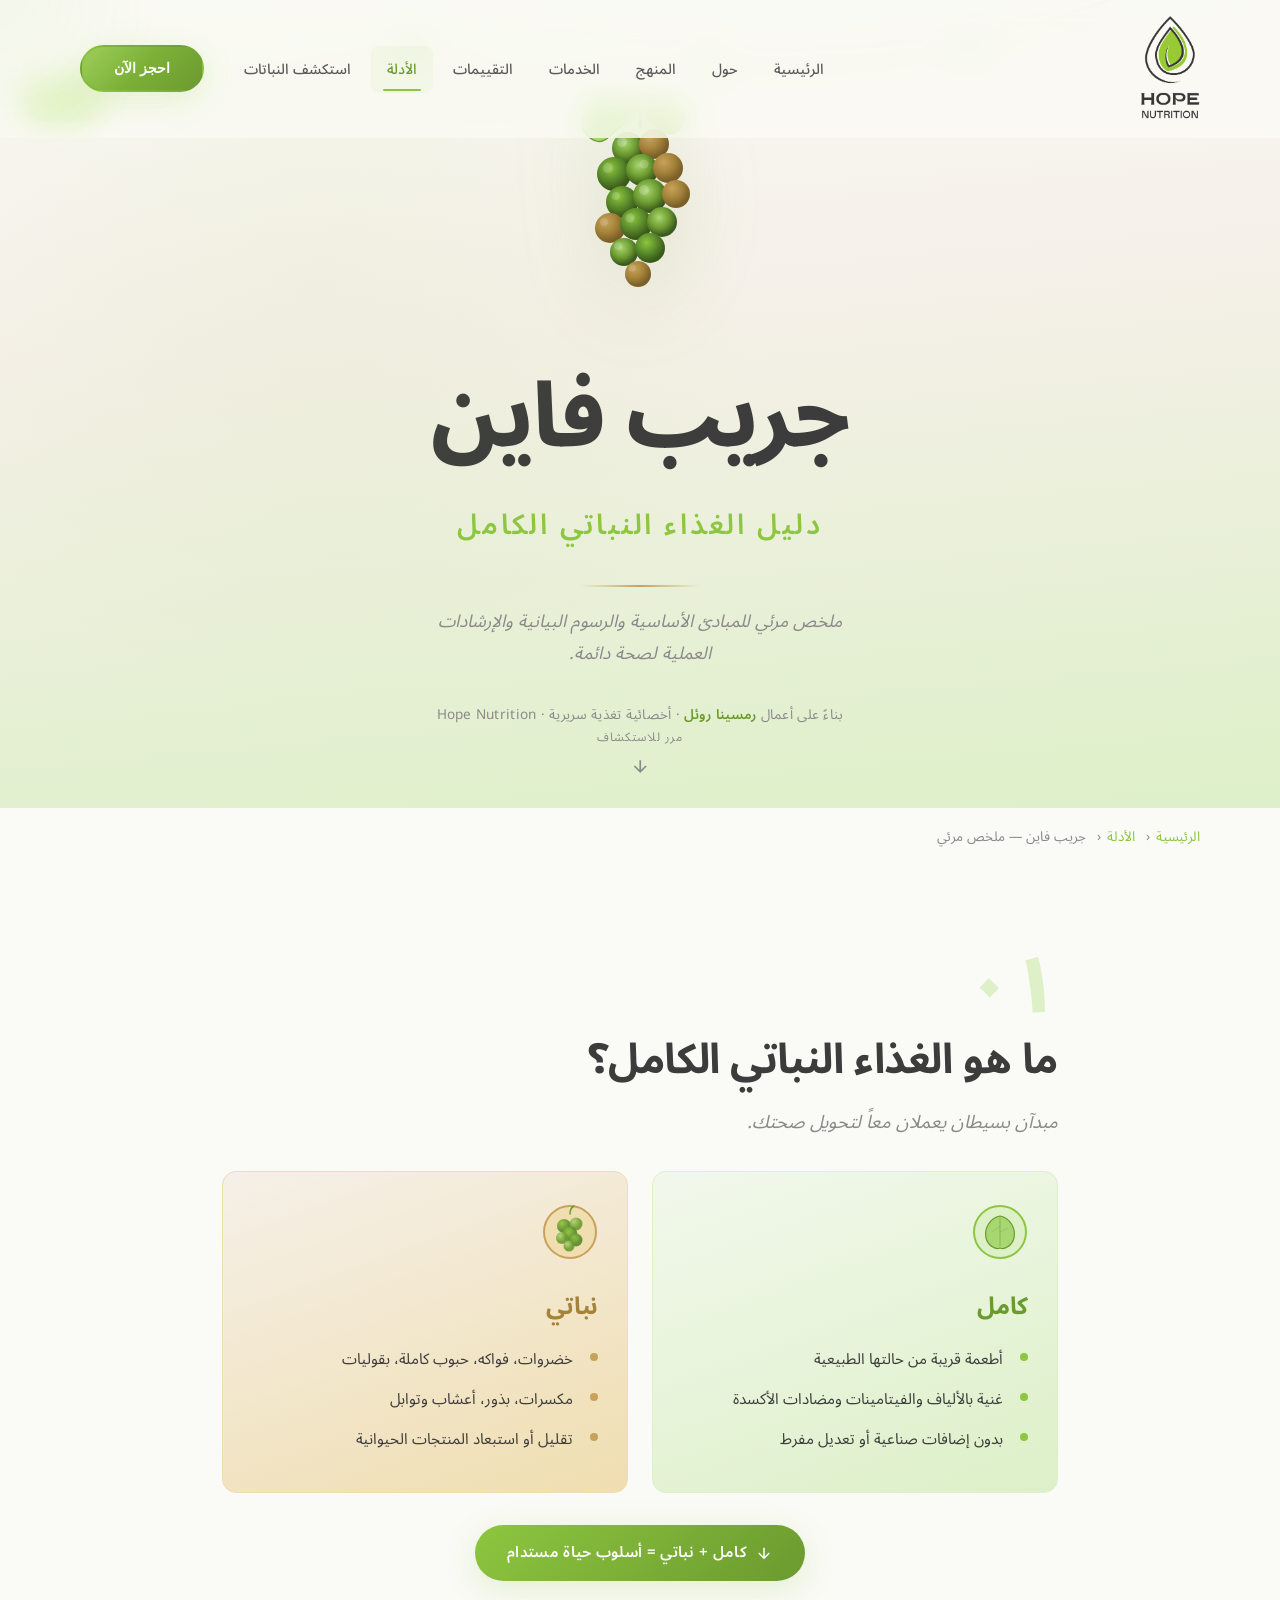
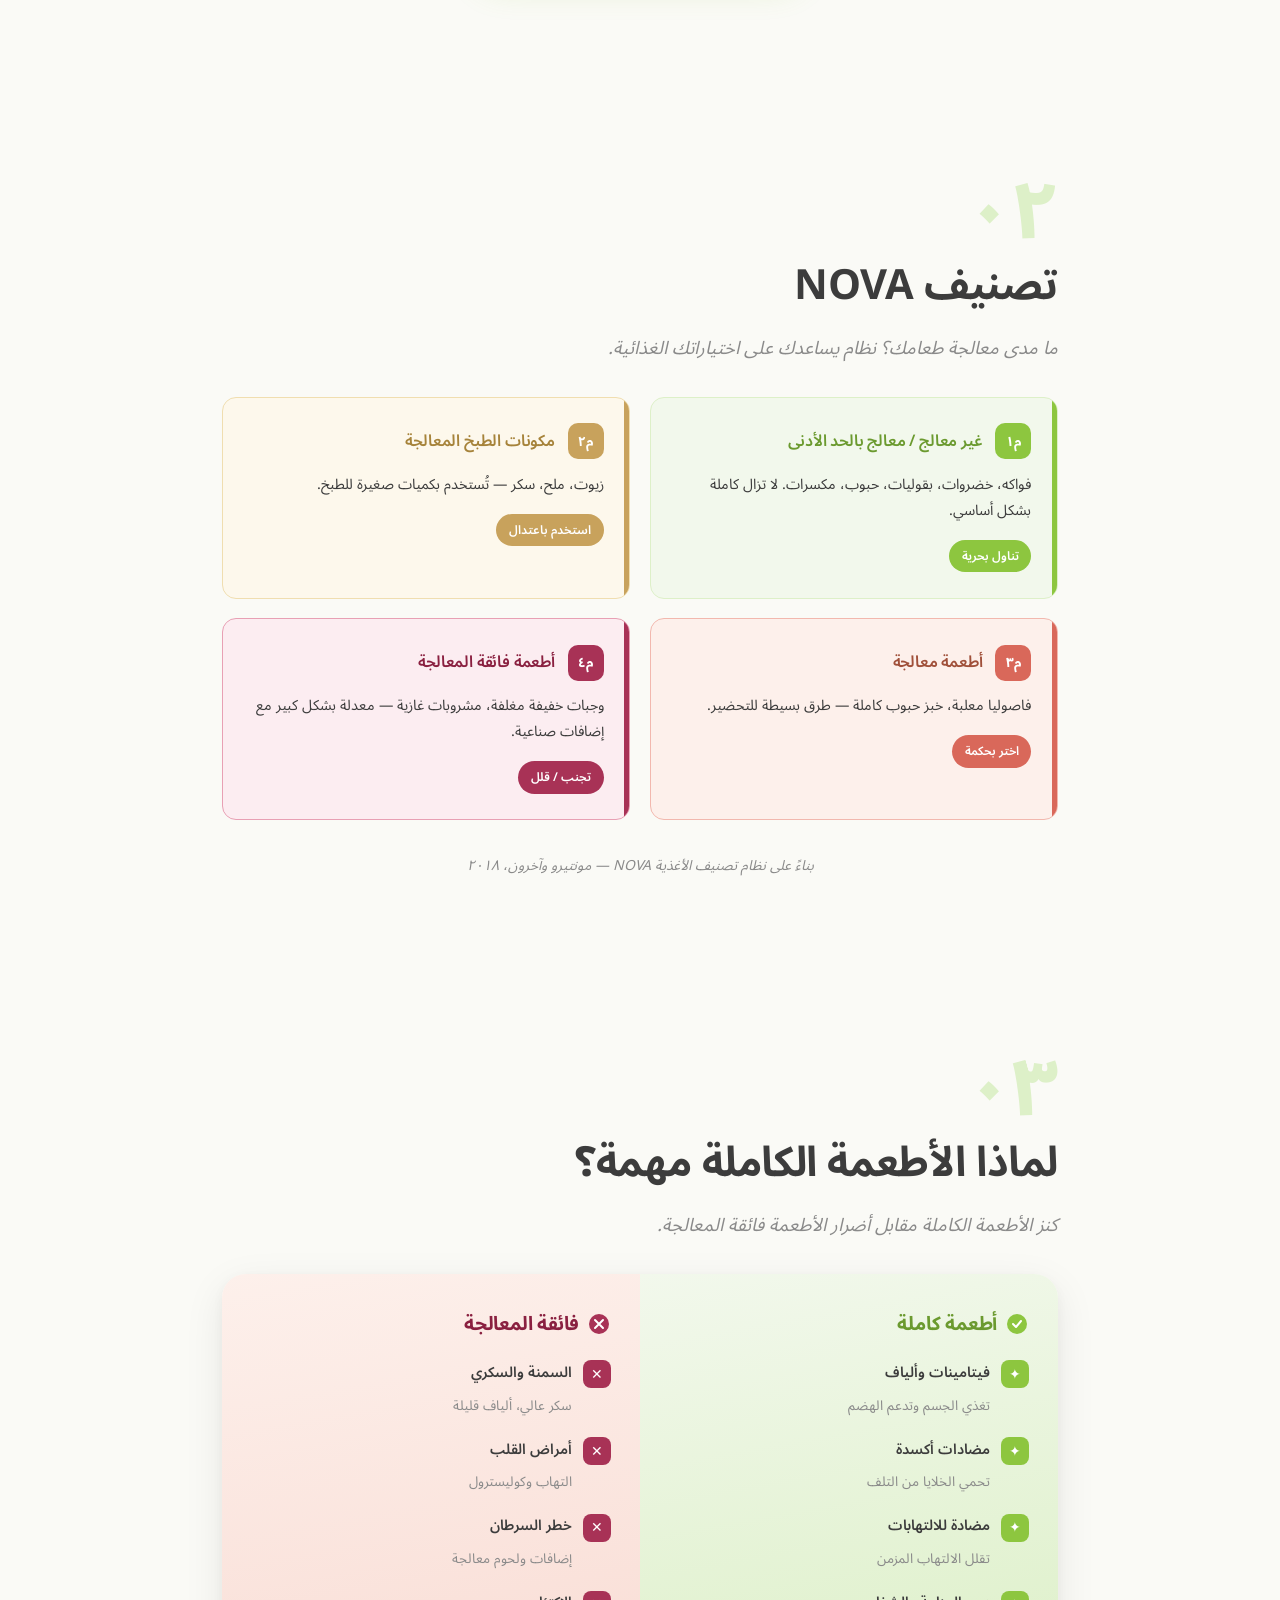
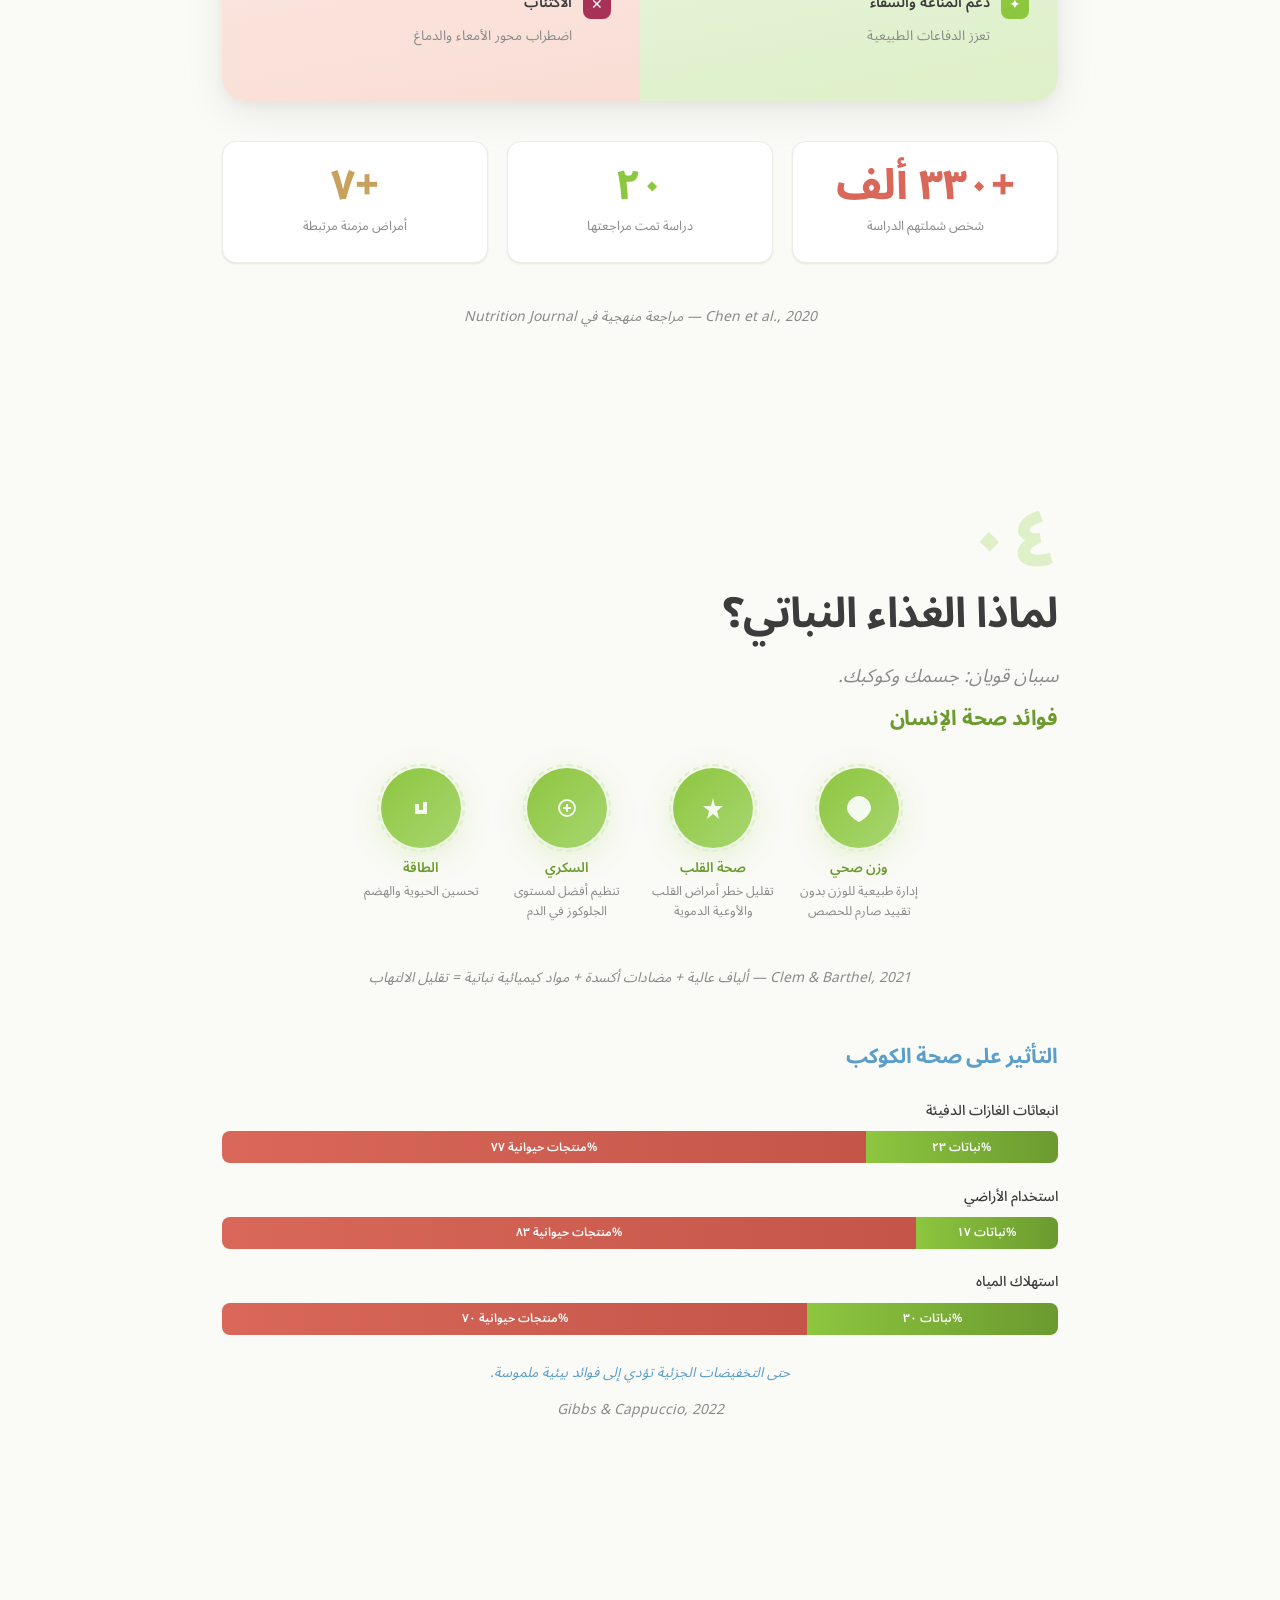
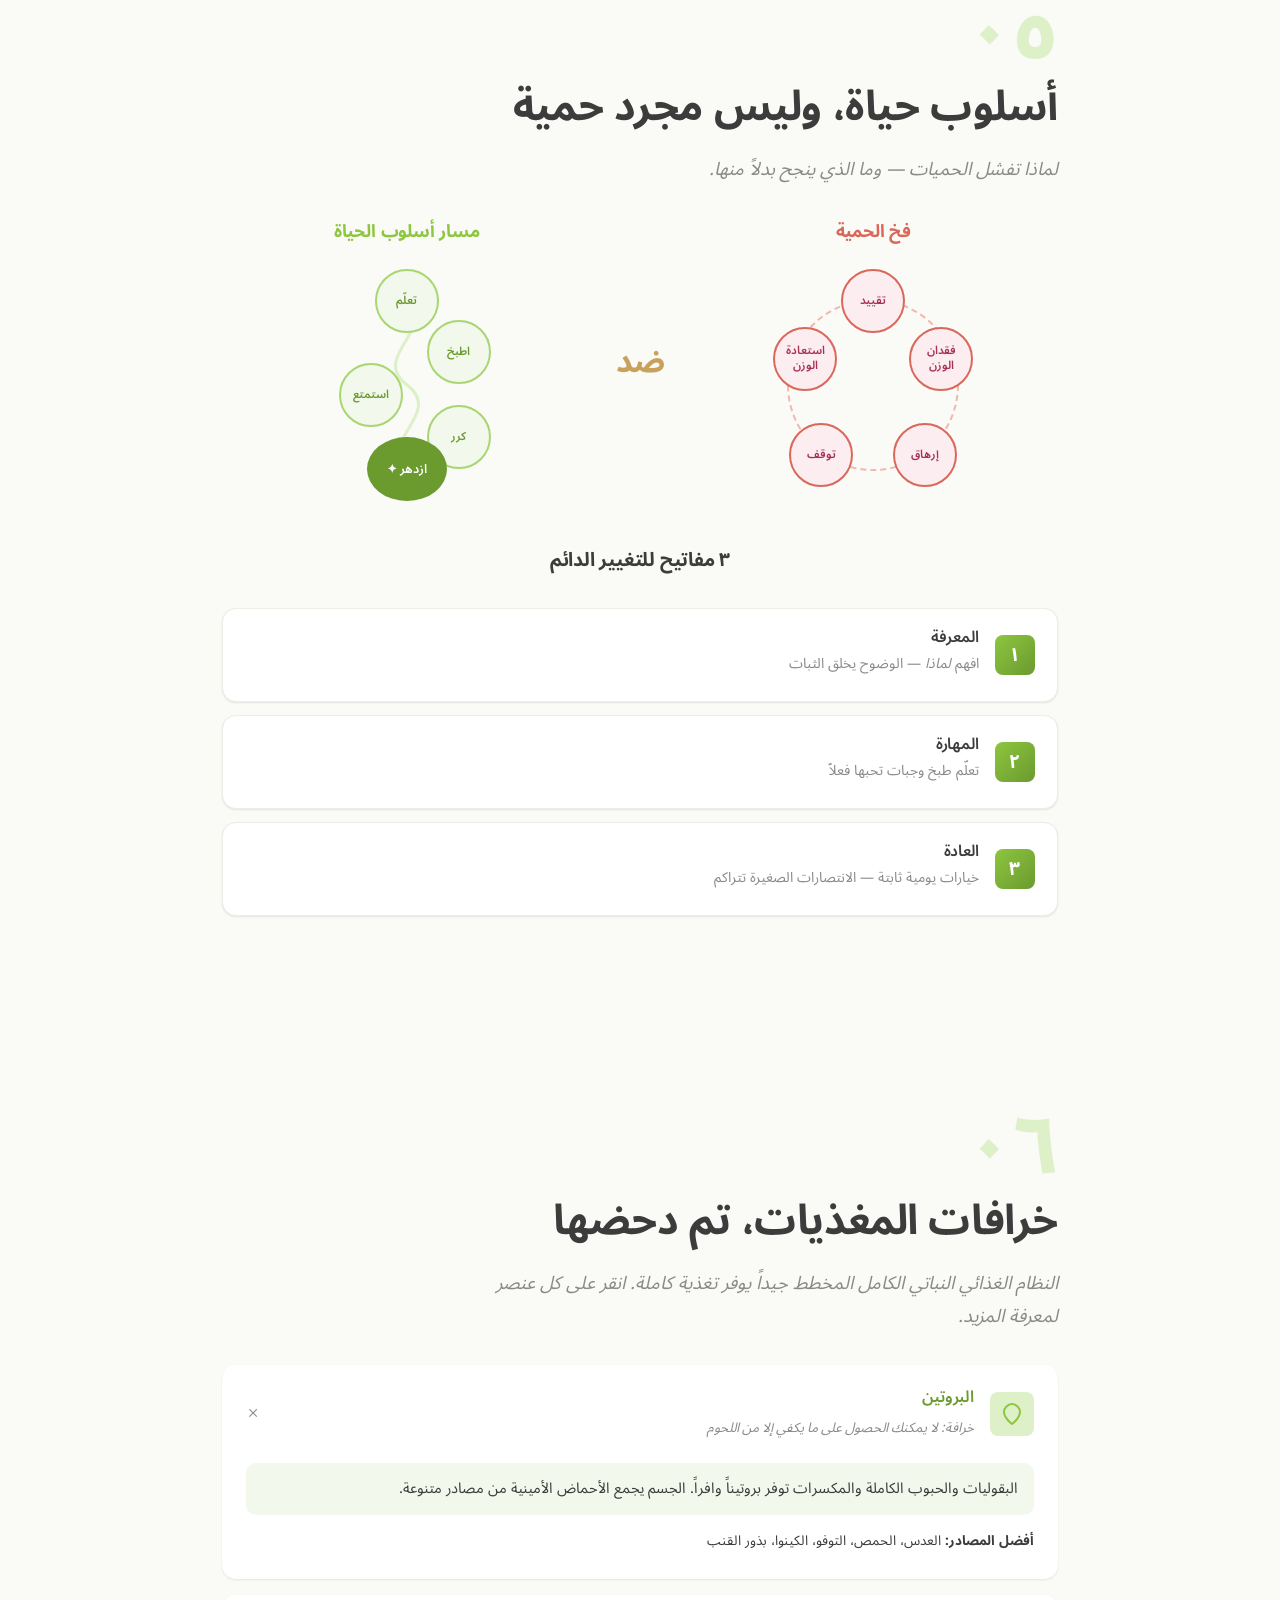
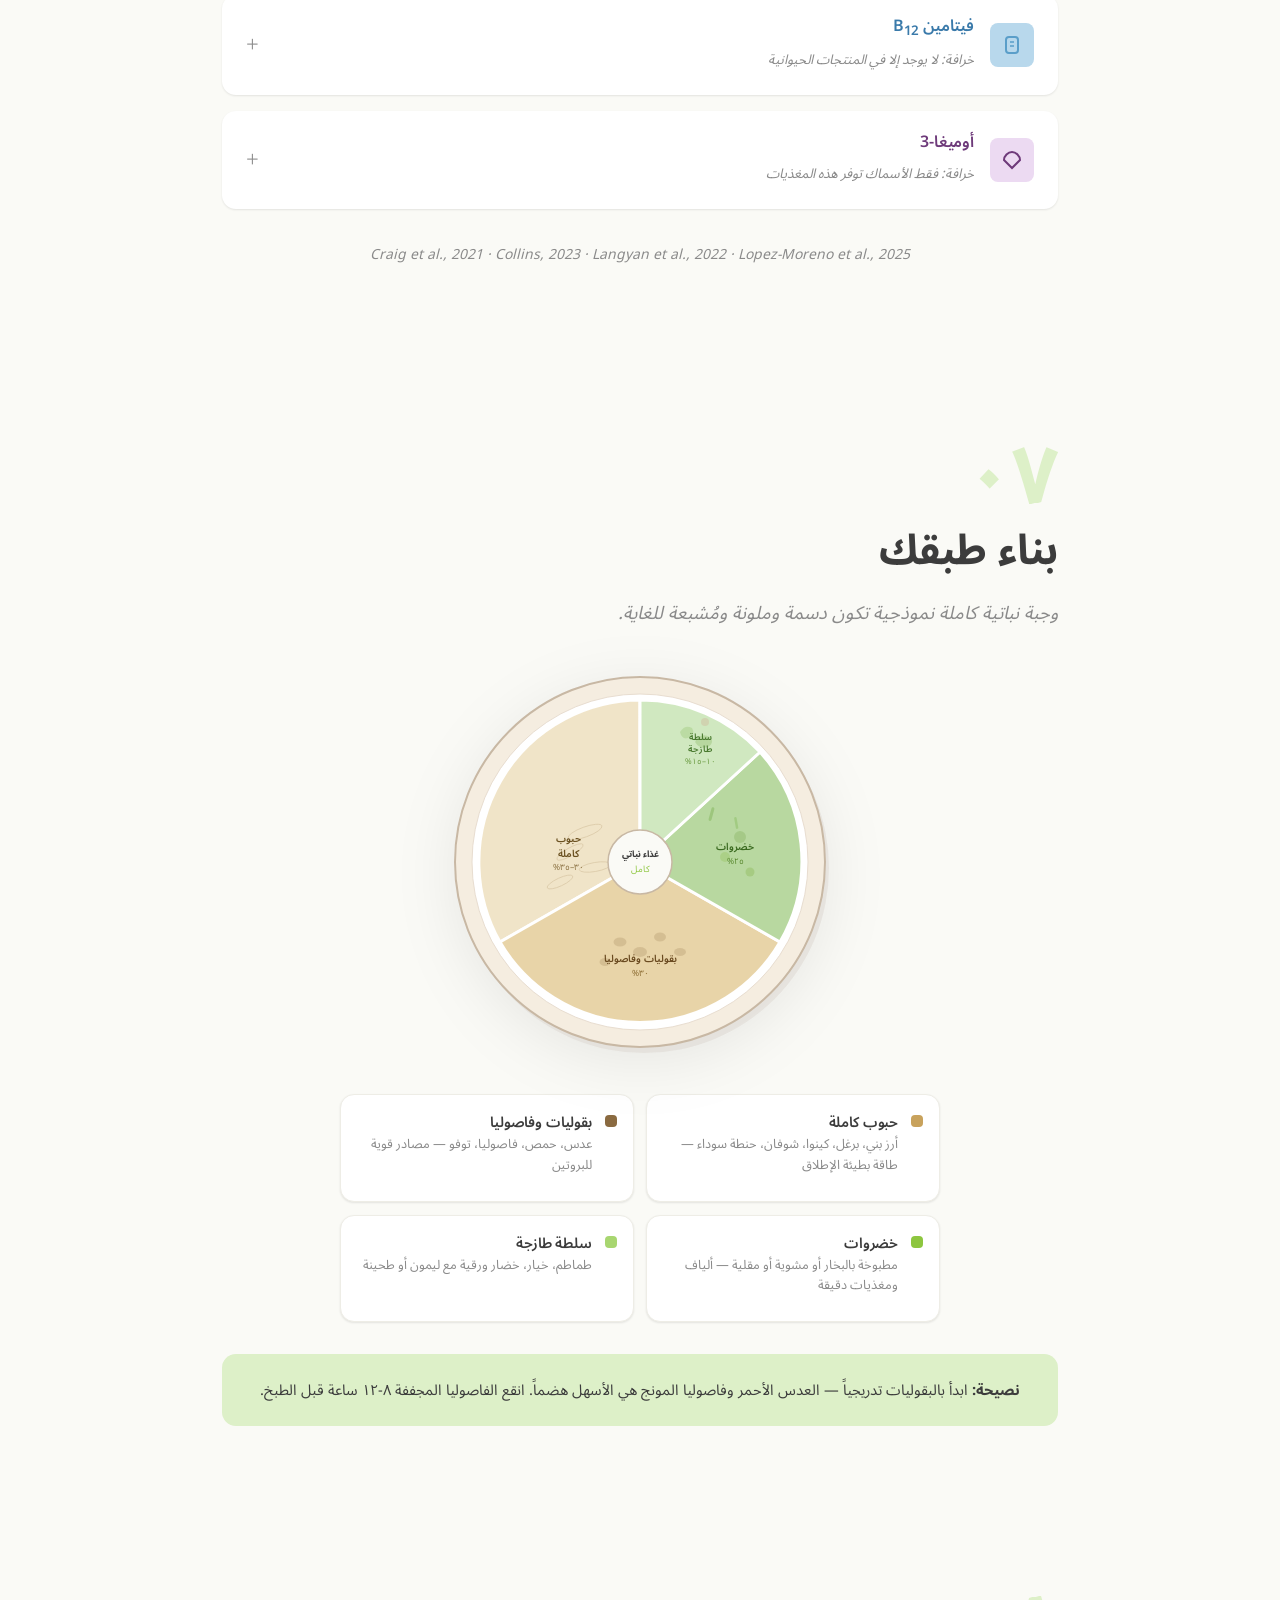
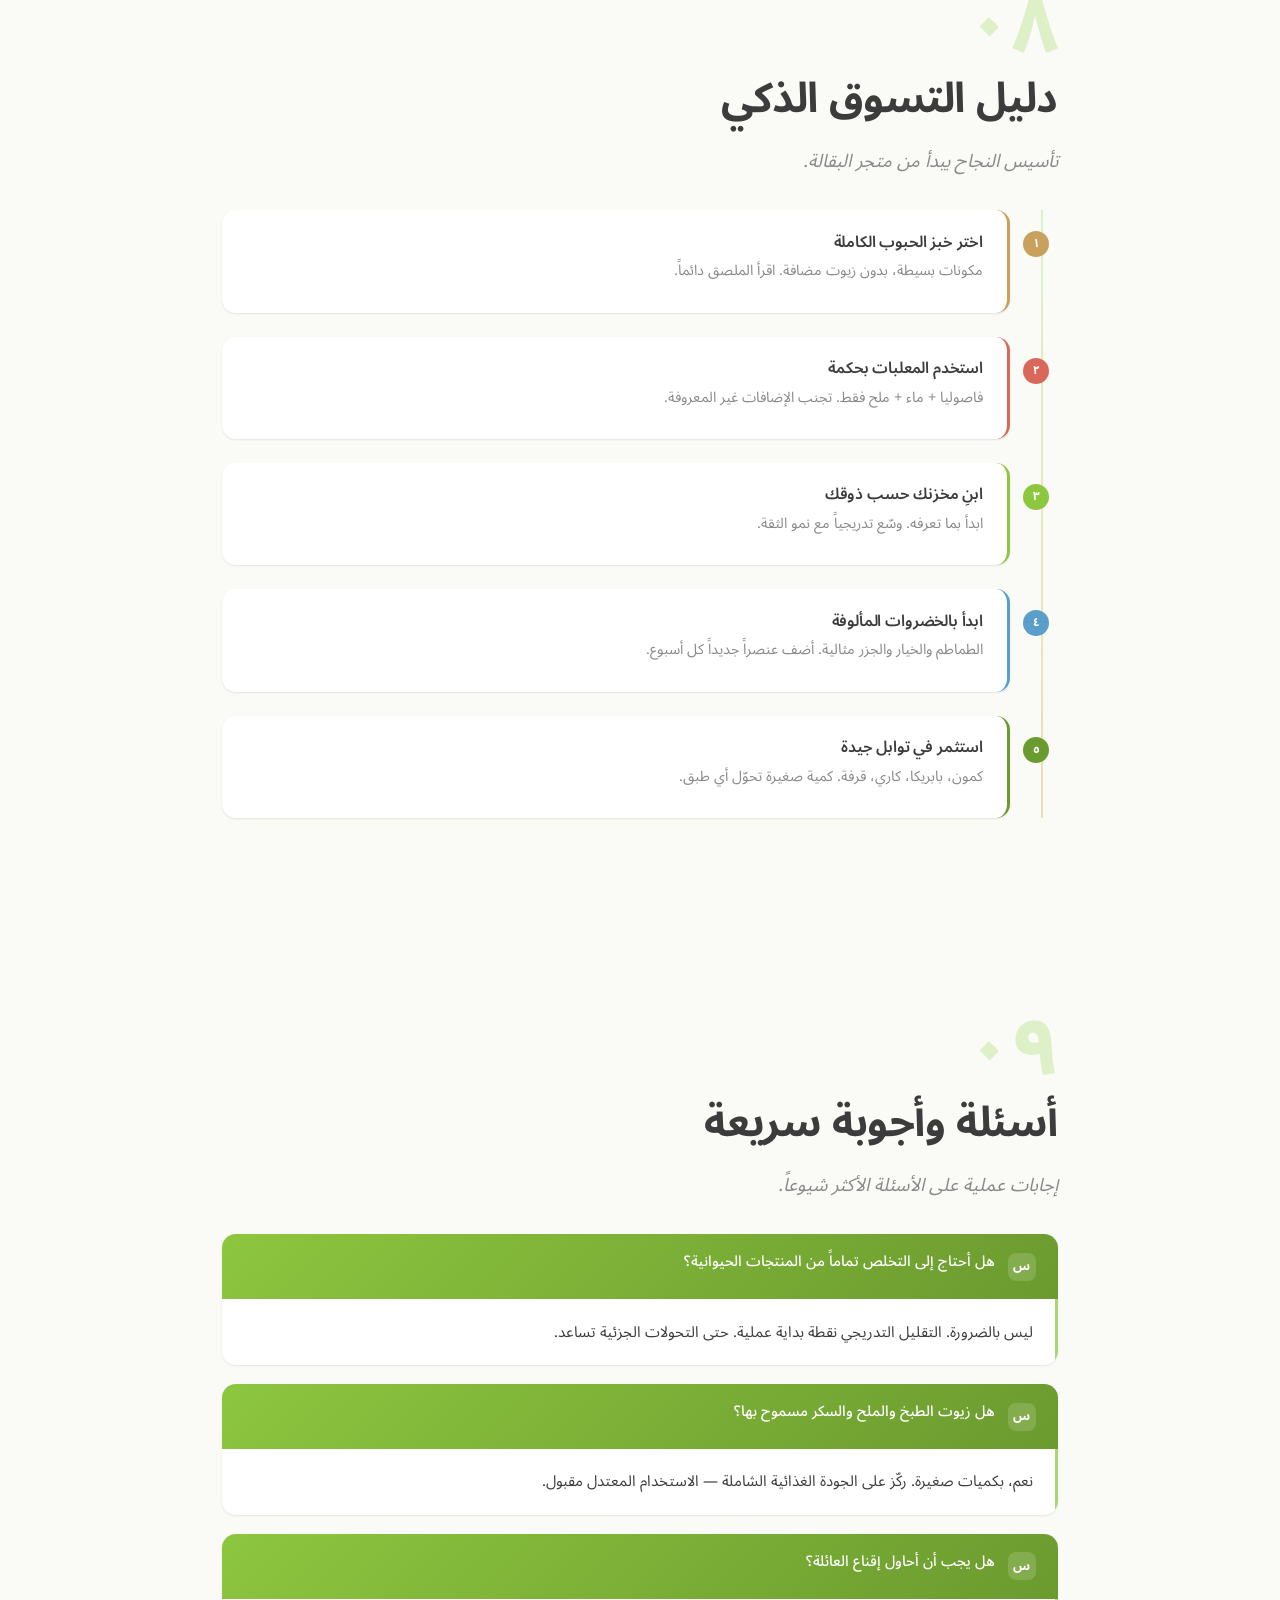
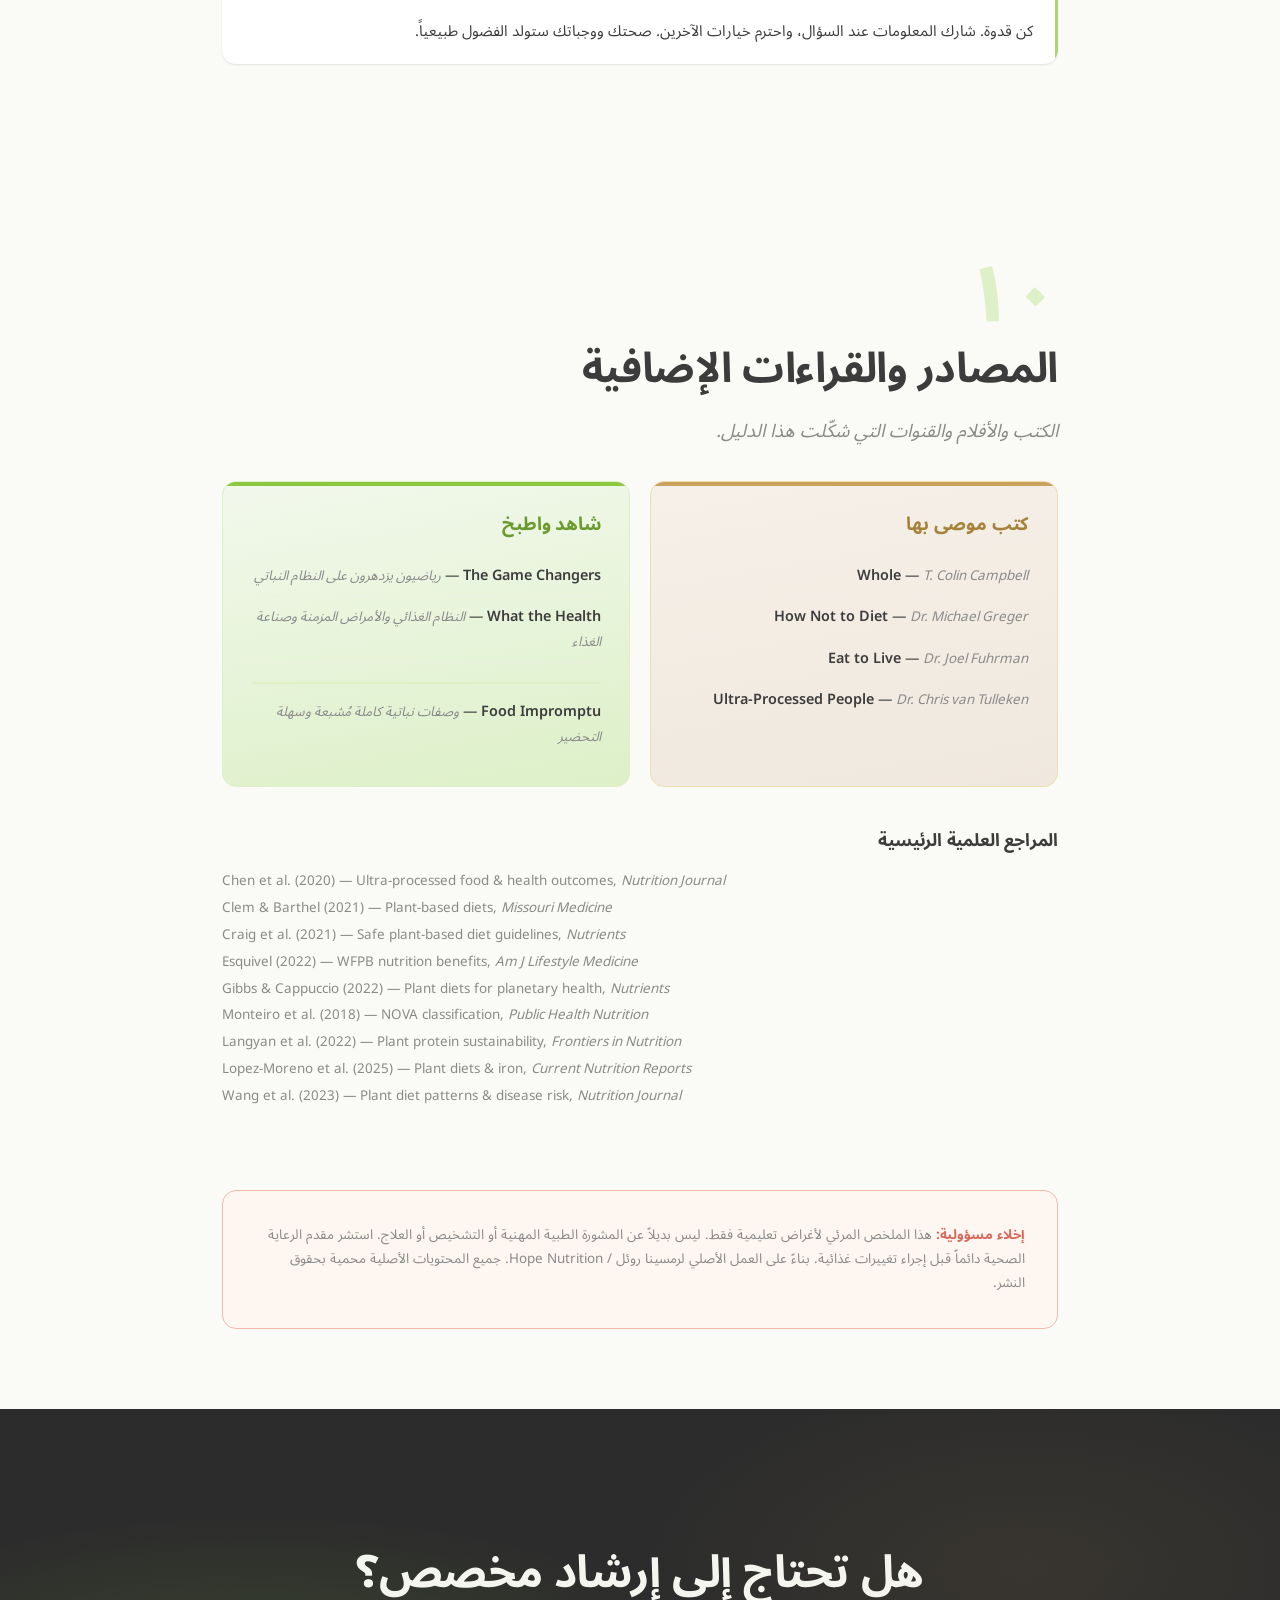
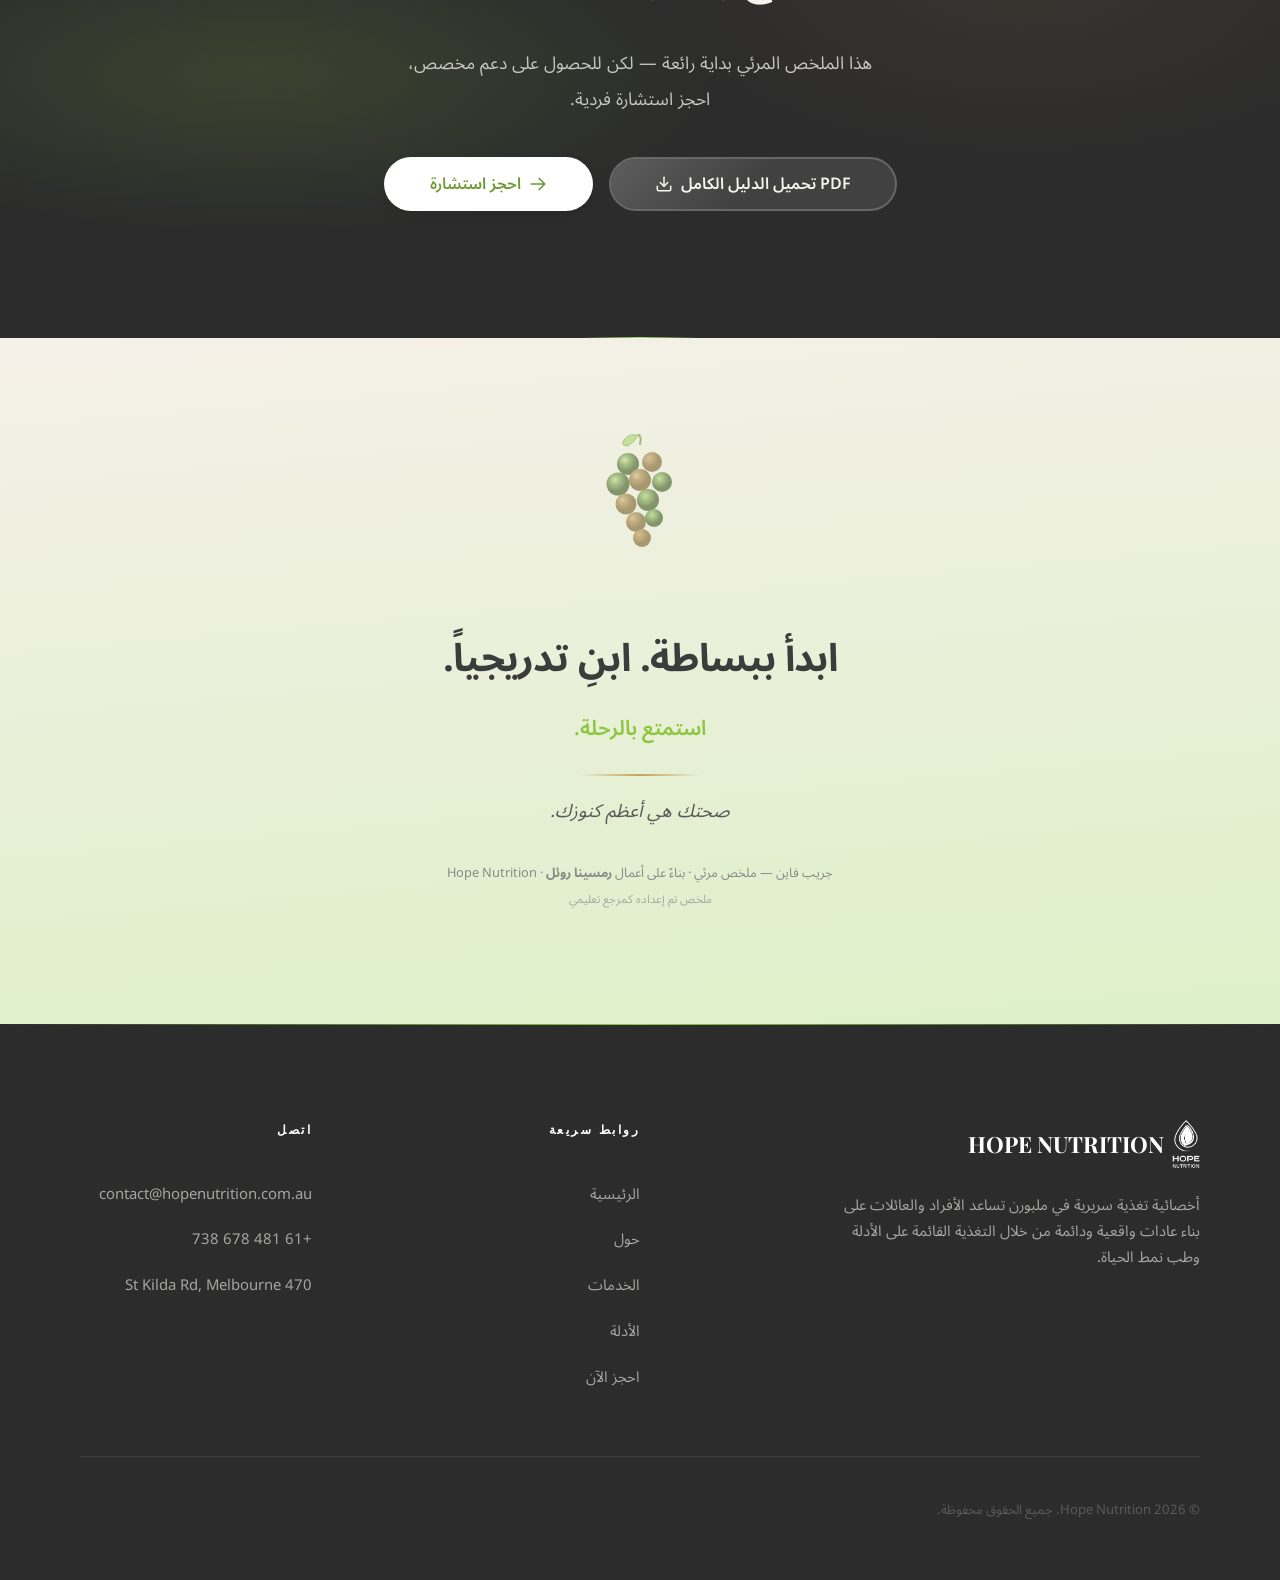
<file: grapevine-ar.html>
﻿<!DOCTYPE html>
<html lang="ar" dir="rtl">
<head>
  <meta charset="UTF-8">
  <meta name="viewport" content="width=device-width, initial-scale=1.0">
  <meta name="description" content="جريب فاين — ملخص مرئي لدليل الغذاء النباتي الكامل من Hope Nutrition. مبادئ قائمة على الأدلة ورسوم بيانية وإرشادات عملية.">
  <meta name="keywords" content="جريب فاين, ملخص مرئي, تغذية نباتية, غذاء كامل, Hope Nutrition">
  <meta name="author" content="Hope Nutrition">
  <meta name="robots" content="index, follow">
  <meta name="theme-color" content="#8DC63F">
  <link rel="canonical" href="https://hopenutrition.com.au/grapevine-ar.html">
  <meta property="og:title" content="جريب فاين — ملخص مرئي — Hope Nutrition">
  <meta property="og:description" content="ملخص مرئي للمبادئ الأساسية للغذاء النباتي الكامل مع رسوم بيانية وإرشادات عملية لصحة دائمة.">
  <meta property="og:type" content="article">
  <meta property="og:url" content="https://hopenutrition.com.au/grapevine-ar.html">
  <meta property="og:locale" content="ar">
  <meta property="og:image" content="https://hopenutrition.com.au/images/logo.png">
  <meta name="twitter:card" content="summary_large_image">
  <meta name="twitter:title" content="جريب فاين — ملخص مرئي — Hope Nutrition">
  <meta name="twitter:description" content="ملخص مرئي للمبادئ الأساسية للغذاء النباتي الكامل مع رسوم بيانية وإرشادات عملية لصحة دائمة.">
  <title>جريب فاين — ملخص مرئي — Hope Nutrition</title>

  <script type="application/ld+json">
  {
    "@context": "https://schema.org",
    "@type": "BreadcrumbList",
    "itemListElement": [
      { "@type": "ListItem", "position": 1, "name": "الرئيسية", "item": "https://hopenutrition.com.au" },
      { "@type": "ListItem", "position": 2, "name": "الأدلة", "item": "https://hopenutrition.com.au/booklets.html" },
      { "@type": "ListItem", "position": 3, "name": "جريب فاين — ملخص مرئي", "item": "https://hopenutrition.com.au/grapevine-ar.html" }
    ]
  }
  </script>

  <link rel="preconnect" href="https://fonts.googleapis.com">
  <link rel="preconnect" href="https://fonts.gstatic.com" crossorigin>
  <link href="https://fonts.googleapis.com/css2?family=Noto+Sans+Arabic:wght@400;500;600;700;800&family=Noto+Naskh+Arabic:wght@400;500;600;700&family=Inter:wght@400;500;600&family=Playfair+Display:wght@600;700;800&display=swap" rel="stylesheet">
  <link rel="stylesheet" href="css/style.css">

  <!-- Favicons -->
  <link rel="icon" href="/favicon.ico" sizes="any">
  <link rel="icon" type="image/png" sizes="32x32" href="/images/favicon-32.png">
  <link rel="icon" type="image/png" sizes="16x16" href="/images/favicon-16.png">
  <link rel="apple-touch-icon" href="/images/apple-touch-icon.png">
  <link rel="manifest" href="/manifest.json">

  <!-- Hreflang -->
  <link rel="alternate" hreflang="en" href="https://hopenutrition.com.au/grapevine.html">
  <link rel="alternate" hreflang="ar" href="https://hopenutrition.com.au/grapevine-ar.html">
  <link rel="alternate" hreflang="x-default" href="https://hopenutrition.com.au/grapevine.html">

  <style>
    /* ═══════════════════════════════════════
       GrapeVine Arabic — RTL Themed Components
       ═══════════════════════════════════════ */

    /* ─── Arabic Font Override ─── */
    :root {
      --font-ar: 'Noto Sans Arabic', 'Noto Naskh Arabic', 'Tahoma', sans-serif;
    }

    body {
      font-family: var(--font-ar);
      direction: rtl;
      text-align: right;
      font-size: 1.05rem;
      line-height: 2;
    }

    h1, h2, h3, h4, h5, h6 {
      font-family: var(--font-ar);
      line-height: 1.6;
    }

    /* Header and footer follow page RTL direction */
    .header { direction: rtl; text-align: right; }
    .footer { direction: rtl; text-align: right; }

    /* ─── Scroll Animations ─── */
    .gv-reveal {
      opacity: 0;
      transform: translateY(40px);
      transition: opacity 0.8s cubic-bezier(0.16, 1, 0.3, 1), transform 0.8s cubic-bezier(0.16, 1, 0.3, 1);
    }
    .gv-reveal.visible {
      opacity: 1;
      transform: translateY(0);
    }
    .gv-delay-1 { transition-delay: 0.1s; }
    .gv-delay-2 { transition-delay: 0.2s; }
    .gv-delay-3 { transition-delay: 0.3s; }
    .gv-delay-4 { transition-delay: 0.4s; }
    .gv-delay-5 { transition-delay: 0.5s; }

    /* ─── Cover ─── */
    .gv-cover {
      min-height: 80vh;
      display: flex;
      flex-direction: column;
      align-items: center;
      justify-content: center;
      position: relative;
      background: linear-gradient(175deg, var(--color-bg) 0%, var(--color-bg-warm) 40%, var(--color-primary-lighter) 100%);
      overflow: hidden;
      text-align: center;
      padding: 6rem 2rem 4rem;
      direction: rtl;
    }

    .gv-cover::before {
      content: '';
      position: absolute;
      top: -20%;
      left: -10%;
      width: 70vw;
      height: 70vw;
      border-radius: 50%;
      background: radial-gradient(circle, rgba(141, 198, 63, 0.06) 0%, transparent 70%);
      pointer-events: none;
    }

    .gv-cover-vine-top {
      position: absolute;
      top: 0;
      right: 0;
      width: 100%;
      height: 200px;
      pointer-events: none;
      transform: scaleX(-1);
    }

    .gv-cover-grape {
      margin-bottom: 2rem;
      filter: drop-shadow(0 20px 40px rgba(107, 154, 47, 0.15));
      animation: gvFloat 6s ease-in-out infinite;
    }

    @keyframes gvFloat {
      0%, 100% { transform: translateY(0); }
      50% { transform: translateY(-12px); }
    }

    .gv-cover h1 {
      font-size: clamp(3rem, 8vw, 5.5rem);
      color: var(--color-primary-darker);
      letter-spacing: -0.02em;
      margin-bottom: 0.2em;
      font-weight: 800;
    }

    .gv-cover h1 span {
      display: block;
      font-size: 0.32em;
      font-family: var(--font-ar);
      font-weight: 600;
      letter-spacing: 0.1em;
      color: var(--color-primary);
      margin-top: 0.5em;
    }

    .gv-divider {
      width: 120px;
      height: 2px;
      background: linear-gradient(90deg, transparent, var(--color-accent), transparent);
      margin: 1.2rem auto;
    }

    .gv-cover-subtitle {
      font-size: 1.1rem;
      color: var(--color-text-muted);
      font-style: italic;
      max-width: 450px;
      margin: 0 auto 2rem;
      line-height: 1.8;
    }

    .gv-cover-author {
      font-family: var(--font-ar);
      font-size: 0.85rem;
      color: var(--color-text-muted);
      letter-spacing: 0.02em;
    }

    .gv-cover-author strong {
      color: var(--color-primary-dark);
      font-weight: 600;
    }

    .gv-scroll-hint {
      position: absolute;
      bottom: 2rem;
      left: 50%;
      transform: translateX(-50%);
      display: flex;
      flex-direction: column;
      align-items: center;
      gap: 0.4rem;
      color: var(--color-text-muted);
      font-family: var(--font-ar);
      font-size: 0.75rem;
      letter-spacing: 0.08em;
      animation: gvPulse 2s ease-in-out infinite;
    }

    @keyframes gvPulse {
      0%, 100% { opacity: 0.5; }
      50% { opacity: 1; }
    }

    .gv-scroll-hint svg { width: 20px; height: 20px; }

    /* ─── Sections ─── */
    .gv-section {
      max-width: 900px;
      margin: 0 auto;
      padding: 5rem 2rem;
      position: relative;
      direction: rtl;
      text-align: right;
    }

    .gv-section-number {
      font-family: var(--font-ar);
      font-size: 5rem;
      font-weight: 800;
      color: var(--color-primary-lighter);
      line-height: 1;
      margin-bottom: -1rem;
      position: relative;
      z-index: 0;
    }

    .gv-section-title {
      font-size: clamp(1.8rem, 4vw, 2.6rem);
      color: var(--color-primary-darker);
      margin-bottom: 0.3em;
      position: relative;
      z-index: 1;
    }

    .gv-section-lead {
      font-size: 1.15rem;
      color: var(--color-text-muted);
      font-style: italic;
      max-width: 600px;
      margin-bottom: 2.5rem;
      line-height: 1.8;
    }

    .gv-vine-divider {
      display: flex;
      align-items: center;
      gap: 12px;
      margin: 2.5rem 0;
    }

    .gv-vine-divider::before, .gv-vine-divider::after {
      content: '';
      flex: 1;
      height: 1px;
      background: linear-gradient(90deg, transparent, var(--color-primary-lighter), transparent);
    }

    /* ─── Two-Pillar Cards ─── */
    .gv-pillars {
      display: grid;
      grid-template-columns: 1fr 1fr;
      gap: 1.5rem;
      margin: 2rem 0;
    }

    @media (max-width: 640px) {
      .gv-pillars { grid-template-columns: 1fr; }
    }

    .gv-pillar {
      border-radius: var(--radius-md);
      padding: 2rem 1.8rem;
      position: relative;
      overflow: hidden;
      transition: transform 0.3s ease, box-shadow 0.3s ease;
    }

    .gv-pillar:hover {
      transform: translateY(-4px);
      box-shadow: var(--shadow-lg);
    }

    .gv-pillar--whole {
      background: linear-gradient(160deg, var(--color-bg-cool) 0%, var(--color-primary-lighter) 100%);
      border: 1.5px solid var(--color-primary-lighter);
    }

    .gv-pillar--plant {
      background: linear-gradient(160deg, var(--color-bg-warm) 0%, var(--color-accent-light) 100%);
      border: 1.5px solid var(--color-accent-light);
    }

    .gv-pillar-icon {
      width: 56px;
      height: 56px;
      margin-bottom: 1rem;
    }

    .gv-pillar h3 {
      font-size: 1.5rem;
      margin-bottom: 0.8rem;
    }

    .gv-pillar--whole h3 { color: var(--color-primary-dark); }
    .gv-pillar--plant h3 { color: var(--color-accent-dark); }

    .gv-pillar ul { list-style: none; padding: 0; }

    .gv-pillar li {
      padding: 0.4rem 0;
      padding-right: 1.6rem;
      position: relative;
      font-size: 0.95rem;
      color: var(--color-text);
      line-height: 1.8;
    }

    .gv-pillar li::before {
      content: '';
      position: absolute;
      right: 0;
      top: 0.85rem;
      width: 8px;
      height: 8px;
      border-radius: 50%;
    }

    .gv-pillar--whole li::before { background: var(--color-primary); }
    .gv-pillar--plant li::before { background: var(--color-accent); }

    .gv-connector {
      display: flex;
      align-items: center;
      justify-content: center;
      gap: 0.5rem;
      margin: 2rem auto;
      padding: 0.8rem 2rem;
      background: linear-gradient(135deg, var(--color-primary) 0%, var(--color-primary-dark) 100%);
      color: white;
      border-radius: var(--radius-full);
      font-family: var(--font-ar);
      font-weight: 600;
      font-size: 0.95rem;
      letter-spacing: 0.02em;
      max-width: fit-content;
      box-shadow: var(--shadow-glow-green);
    }

    .gv-connector svg { width: 18px; height: 18px; }

    /* ─── NOVA Grid ─── */
    .gv-nova-grid {
      display: grid;
      grid-template-columns: 1fr 1fr;
      gap: 1.2rem;
      margin: 2rem 0;
    }

    @media (max-width: 640px) {
      .gv-nova-grid { grid-template-columns: 1fr; }
    }

    .gv-nova-card {
      border-radius: var(--radius-md);
      padding: 1.6rem;
      position: relative;
      overflow: hidden;
      transition: transform 0.3s ease;
    }

    .gv-nova-card:hover { transform: translateY(-3px); }

    .gv-nova-card::before {
      content: '';
      position: absolute;
      top: 0;
      right: 0;
      width: 5px;
      height: 100%;
    }

    .gv-nova-1 { background: var(--color-bg-cool); border: 1px solid var(--color-primary-lighter); }
    .gv-nova-1::before { background: var(--color-primary); }
    .gv-nova-2 { background: #fdf8ec; border: 1px solid var(--color-accent-light); }
    .gv-nova-2::before { background: var(--color-accent); }
    .gv-nova-3 { background: #fdf0eb; border: 1px solid #f2b8ae; }
    .gv-nova-3::before { background: #D9685A; }
    .gv-nova-4 { background: #fcedf1; border: 1px solid #e8a0b4; }
    .gv-nova-4::before { background: #a83256; }

    .gv-nova-card .gv-nova-header {
      display: flex;
      align-items: center;
      gap: 0.8rem;
      margin-bottom: 0.8rem;
    }

    .gv-nova-num {
      width: 36px;
      height: 36px;
      border-radius: 10px;
      display: flex;
      align-items: center;
      justify-content: center;
      font-family: var(--font-ar);
      font-weight: 700;
      font-size: 0.85rem;
      color: white;
      flex-shrink: 0;
    }

    .gv-nova-1 .gv-nova-num { background: var(--color-primary); }
    .gv-nova-2 .gv-nova-num { background: var(--color-accent); }
    .gv-nova-3 .gv-nova-num { background: #D9685A; }
    .gv-nova-4 .gv-nova-num { background: #a83256; }

    .gv-nova-card h4 {
      font-size: 1rem;
      font-family: var(--font-ar);
      font-weight: 600;
    }

    .gv-nova-1 h4 { color: var(--color-primary-dark); }
    .gv-nova-2 h4 { color: var(--color-accent-dark); }
    .gv-nova-3 h4 { color: #a0503a; }
    .gv-nova-4 h4 { color: #8a2040; }

    .gv-nova-card p {
      font-size: 0.9rem;
      color: var(--color-text);
      margin-bottom: 0.6rem;
      line-height: 1.8;
    }

    .gv-nova-badge {
      display: inline-block;
      padding: 0.25rem 0.8rem;
      border-radius: var(--radius-full);
      font-family: var(--font-ar);
      font-size: 0.76rem;
      font-weight: 600;
      color: white;
      margin-top: 0.4rem;
    }

    .gv-nova-1 .gv-nova-badge { background: var(--color-primary); }
    .gv-nova-2 .gv-nova-badge { background: var(--color-accent); }
    .gv-nova-3 .gv-nova-badge { background: #D9685A; }
    .gv-nova-4 .gv-nova-badge { background: #a83256; }

    /* ─── Comparison ─── */
    .gv-comparison {
      display: grid;
      grid-template-columns: 1fr 1fr;
      gap: 0;
      border-radius: var(--radius-lg);
      overflow: hidden;
      margin: 2rem 0;
      box-shadow: var(--shadow-lg);
    }

    @media (max-width: 640px) {
      .gv-comparison { grid-template-columns: 1fr; }
    }

    .gv-comp-side {
      padding: 2.2rem 1.8rem;
    }

    .gv-comp-good {
      background: linear-gradient(170deg, var(--color-bg-cool) 0%, var(--color-primary-lighter) 100%);
    }

    .gv-comp-bad {
      background: linear-gradient(170deg, #fdf0eb 0%, #f9ddd5 100%);
    }

    .gv-comp-side h3 {
      display: flex;
      align-items: center;
      gap: 0.5rem;
      font-size: 1.2rem;
      margin-bottom: 1.2rem;
    }

    .gv-comp-good h3 { color: var(--color-primary-dark); }
    .gv-comp-bad h3 { color: #8a2040; }

    .gv-comp-item {
      display: flex;
      align-items: flex-start;
      gap: 0.7rem;
      margin-bottom: 0.9rem;
    }

    .gv-comp-icon {
      flex-shrink: 0;
      width: 28px;
      height: 28px;
      border-radius: var(--radius-sm);
      display: flex;
      align-items: center;
      justify-content: center;
      font-size: 0.85rem;
      margin-top: 0.1rem;
    }

    .gv-comp-good .gv-comp-icon {
      background: var(--color-primary);
      color: white;
    }

    .gv-comp-bad .gv-comp-icon {
      background: #a83256;
      color: white;
    }

    .gv-comp-item strong {
      display: block;
      font-family: var(--font-ar);
      font-size: 0.9rem;
      font-weight: 600;
      color: var(--color-primary-darker);
    }

    .gv-comp-item span {
      font-size: 0.84rem;
      color: var(--color-text-muted);
    }

    /* ─── Stats ─── */
    .gv-stats-row {
      display: grid;
      grid-template-columns: repeat(3, 1fr);
      gap: 1.2rem;
      margin: 2.5rem 0;
    }

    @media (max-width: 500px) {
      .gv-stats-row { grid-template-columns: 1fr; }
    }

    .gv-stat-card {
      text-align: center;
      padding: 1.5rem 1rem;
      border-radius: var(--radius-md);
      background: var(--color-surface);
      border: 1px solid var(--color-border-light);
      box-shadow: var(--shadow-sm);
      transition: transform 0.3s ease;
    }

    .gv-stat-card:hover { transform: translateY(-3px); }

    .gv-stat-num {
      font-family: var(--font-ar);
      font-size: 2.6rem;
      font-weight: 800;
      line-height: 1;
      margin-bottom: 0.3rem;
    }

    .gv-stat-label {
      font-family: var(--font-ar);
      font-size: 0.8rem;
      color: var(--color-text-muted);
    }

    /* ─── Health Circles ─── */
    .gv-health-circles {
      display: flex;
      flex-wrap: wrap;
      justify-content: center;
      gap: 1rem;
      margin: 2rem 0;
    }

    .gv-health-circle {
      width: 130px;
      text-align: center;
      transition: transform 0.3s ease;
    }

    .gv-health-circle:hover { transform: scale(1.05); }

    .gv-hc-orb {
      width: 80px;
      height: 80px;
      border-radius: 50%;
      margin: 0 auto 0.6rem;
      display: flex;
      align-items: center;
      justify-content: center;
      background: linear-gradient(135deg, var(--color-primary) 0%, var(--color-primary-light) 100%);
      box-shadow: var(--shadow-glow-green);
      position: relative;
    }

    .gv-hc-orb svg { width: 32px; height: 32px; }

    .gv-hc-orb::after {
      content: '';
      position: absolute;
      inset: -4px;
      border-radius: 50%;
      border: 2px dashed var(--color-primary-lighter);
    }

    .gv-health-circle h4 {
      font-family: var(--font-ar);
      font-size: 0.85rem;
      font-weight: 600;
      color: var(--color-primary-dark);
      margin-bottom: 0.2rem;
    }

    .gv-health-circle p {
      font-size: 0.78rem;
      color: var(--color-text-muted);
      line-height: 1.6;
    }

    /* ─── Environment Bars ─── */
    .gv-env-bar-group { margin: 1.2rem 0; }

    .gv-env-bar-label {
      font-family: var(--font-ar);
      font-size: 0.88rem;
      font-weight: 500;
      color: var(--color-text);
      margin-bottom: 0.4rem;
    }

    .gv-env-bar-track {
      display: flex;
      height: 32px;
      border-radius: var(--radius-sm);
      overflow: hidden;
      box-shadow: inset 0 1px 3px rgba(0,0,0,0.06);
      direction: ltr;
    }

    .gv-env-bar-segment {
      display: flex;
      align-items: center;
      justify-content: center;
      font-family: var(--font-ar);
      font-size: 0.74rem;
      font-weight: 600;
      color: white;
    }

    .gv-env-bar-animal { background: linear-gradient(90deg, #d9685a, #c45548); }
    .gv-env-bar-plant { background: linear-gradient(90deg, var(--color-primary), var(--color-primary-dark)); }

    /* ─── Lifecycle Diagrams ─── */
    .gv-lifecycle-split {
      display: grid;
      grid-template-columns: 1fr auto 1fr;
      gap: 1.5rem;
      align-items: center;
      margin: 2rem 0;
    }

    @media (max-width: 640px) {
      .gv-lifecycle-split {
        grid-template-columns: 1fr;
        text-align: center;
      }
    }

    .gv-cycle-diagram {
      position: relative;
      width: 240px;
      height: 240px;
      margin: 0 auto;
    }

    .gv-cycle-node {
      position: absolute;
      width: 64px;
      height: 64px;
      border-radius: 50%;
      display: flex;
      align-items: center;
      justify-content: center;
      font-family: var(--font-ar);
      font-size: 0.72rem;
      font-weight: 600;
      text-align: center;
      line-height: 1.3;
      z-index: 1;
    }

    .gv-cycle-trap .gv-cycle-node {
      background: #fcedf1;
      border: 2px solid #d9685a;
      color: #a83256;
    }

    .gv-cycle-path .gv-cycle-node {
      background: var(--color-bg-cool);
      border: 2px solid var(--color-primary-light);
      color: var(--color-primary-dark);
    }

    .gv-vs-badge {
      font-family: var(--font-ar);
      font-size: 2rem;
      font-weight: 700;
      color: var(--color-accent);
      text-align: center;
    }

    /* ─── Key Cards ─── */
    .gv-key-cards {
      display: flex;
      flex-direction: column;
      gap: 0.8rem;
      margin: 2rem 0;
    }

    .gv-key-card {
      display: flex;
      align-items: center;
      gap: 1rem;
      padding: 1rem 1.4rem;
      border-radius: var(--radius-md);
      background: var(--color-surface);
      border: 1px solid var(--color-border-light);
      box-shadow: var(--shadow-sm);
      transition: transform 0.3s ease, box-shadow 0.3s ease;
    }

    .gv-key-card:hover {
      transform: translateX(-6px);
      box-shadow: var(--shadow-md);
    }

    .gv-key-num {
      width: 40px;
      height: 40px;
      border-radius: var(--radius-sm);
      background: linear-gradient(135deg, var(--color-primary) 0%, var(--color-primary-dark) 100%);
      color: white;
      display: flex;
      align-items: center;
      justify-content: center;
      font-family: var(--font-ar);
      font-size: 1.2rem;
      font-weight: 700;
      flex-shrink: 0;
    }

    .gv-key-card h4 {
      font-family: var(--font-ar);
      font-size: 0.98rem;
      font-weight: 600;
      color: var(--color-primary-darker);
    }

    .gv-key-card p {
      font-size: 0.88rem;
      color: var(--color-text-muted);
      margin-top: 0.1rem;
      margin-bottom: 0;
      line-height: 1.7;
    }

    /* ─── Nutrient Cards ─── */
    .gv-nutrient-cards {
      display: flex;
      flex-direction: column;
      gap: 1rem;
      margin: 2rem 0;
    }

    .gv-nutrient-card {
      border-radius: var(--radius-md);
      overflow: hidden;
      box-shadow: var(--shadow-sm);
      transition: transform 0.3s ease;
      background: var(--color-surface);
    }

    .gv-nutrient-card:hover { transform: translateY(-2px); }

    .gv-nc-header {
      display: flex;
      align-items: center;
      gap: 1rem;
      padding: 1.2rem 1.5rem;
      cursor: pointer;
      user-select: none;
      position: relative;
    }

    .gv-nc-header::after {
      content: '+';
      position: absolute;
      left: 1.5rem;
      font-family: var(--font-ar);
      font-size: 1.4rem;
      font-weight: 300;
      color: var(--color-text-muted);
      transition: transform 0.3s ease;
    }

    .gv-nutrient-card.open .gv-nc-header::after {
      transform: rotate(45deg);
    }

    .gv-nc-color {
      width: 44px;
      height: 44px;
      border-radius: var(--radius-sm);
      display: flex;
      align-items: center;
      justify-content: center;
      flex-shrink: 0;
    }

    .gv-nc-color svg { width: 24px; height: 24px; }

    .gv-nc-header h4 {
      font-family: var(--font-ar);
      font-size: 1rem;
      font-weight: 600;
    }

    .gv-nc-myth {
      font-size: 0.84rem;
      color: var(--color-text-muted);
      font-style: italic;
    }

    .gv-nc-body {
      max-height: 0;
      overflow: hidden;
      transition: max-height 0.5s cubic-bezier(0.16, 1, 0.3, 1), padding 0.3s ease;
      padding: 0 1.5rem;
    }

    .gv-nutrient-card.open .gv-nc-body {
      max-height: 300px;
      padding: 0 1.5rem 1.5rem;
    }

    .gv-nc-reality {
      padding: 0.8rem 1rem;
      border-radius: 10px;
      margin-bottom: 0.8rem;
      font-size: 0.92rem;
      line-height: 1.8;
    }

    .gv-nc-sources {
      font-family: var(--font-ar);
      font-size: 0.84rem;
    }

    .gv-nc-sources strong {
      color: var(--color-primary-darker);
    }

    /* ─── Plate Visual ─── */
    .gv-plate-container {
      display: flex;
      flex-direction: column;
      align-items: center;
      margin: 2rem auto;
    }

    .gv-plate-svg {
      max-width: 400px;
      width: 100%;
      filter: drop-shadow(0 12px 30px rgba(0, 0, 0, 0.08));
      margin-bottom: 2rem;
    }

    .gv-plate-legend {
      display: grid;
      grid-template-columns: 1fr 1fr;
      gap: 0.8rem;
      width: 100%;
      max-width: 600px;
    }

    @media (max-width: 500px) {
      .gv-plate-legend { grid-template-columns: 1fr; }
    }

    .gv-legend-item {
      display: flex;
      align-items: flex-start;
      gap: 0.8rem;
      padding: 1rem;
      border-radius: var(--radius-md);
      background: var(--color-surface);
      border: 1px solid var(--color-border-light);
      box-shadow: var(--shadow-sm);
    }

    .gv-legend-dot {
      width: 12px;
      height: 12px;
      border-radius: 4px;
      flex-shrink: 0;
      margin-top: 0.25rem;
    }

    .gv-legend-item h4 {
      font-family: var(--font-ar);
      font-size: 0.9rem;
      font-weight: 600;
      color: var(--color-primary-darker);
    }

    .gv-legend-item p {
      font-size: 0.8rem;
      color: var(--color-text-muted);
      line-height: 1.6;
    }

    /* ─── Shopping Tips ─── */
    .gv-tip-timeline {
      position: relative;
      padding-right: 3rem;
      margin: 2rem 0;
    }

    .gv-tip-timeline::before {
      content: '';
      position: absolute;
      right: 15px;
      top: 0;
      bottom: 0;
      width: 2px;
      background: linear-gradient(180deg, var(--color-primary-lighter), var(--color-accent-light));
    }

    .gv-tip-item {
      position: relative;
      margin-bottom: 1.5rem;
      padding: 1.2rem 1.5rem;
      background: var(--color-surface);
      border-radius: var(--radius-md);
      box-shadow: var(--shadow-sm);
      border-right: 3px solid transparent;
      transition: transform 0.3s ease, border-color 0.3s ease;
    }

    .gv-tip-item:hover { transform: translateX(-4px); }

    .gv-tip-item:nth-child(1) { border-right-color: var(--color-accent); }
    .gv-tip-item:nth-child(2) { border-right-color: #D9685A; }
    .gv-tip-item:nth-child(3) { border-right-color: var(--color-primary); }
    .gv-tip-item:nth-child(4) { border-right-color: #5A9EC9; }
    .gv-tip-item:nth-child(5) { border-right-color: var(--color-primary-dark); }
    .gv-tip-item:nth-child(6) { border-right-color: var(--color-accent-dark); }
    .gv-tip-item:nth-child(7) { border-right-color: var(--color-primary-darker); }

    .gv-tip-dot {
      position: absolute;
      right: -2.65rem;
      top: 1.3rem;
      width: 26px;
      height: 26px;
      border-radius: 50%;
      display: flex;
      align-items: center;
      justify-content: center;
      font-family: var(--font-ar);
      font-size: 0.74rem;
      font-weight: 700;
      color: white;
      z-index: 1;
    }

    .gv-tip-item:nth-child(1) .gv-tip-dot { background: var(--color-accent); }
    .gv-tip-item:nth-child(2) .gv-tip-dot { background: #D9685A; }
    .gv-tip-item:nth-child(3) .gv-tip-dot { background: var(--color-primary); }
    .gv-tip-item:nth-child(4) .gv-tip-dot { background: #5A9EC9; }
    .gv-tip-item:nth-child(5) .gv-tip-dot { background: var(--color-primary-dark); }
    .gv-tip-item:nth-child(6) .gv-tip-dot { background: var(--color-accent-dark); }
    .gv-tip-item:nth-child(7) .gv-tip-dot { background: var(--color-primary-darker); }

    .gv-tip-item h4 {
      font-family: var(--font-ar);
      font-size: 0.98rem;
      font-weight: 600;
      color: var(--color-primary-darker);
      margin-bottom: 0.3rem;
    }

    .gv-tip-item p {
      font-size: 0.9rem;
      color: var(--color-text-muted);
      line-height: 1.7;
      margin-bottom: 0;
    }

    /* ─── Q&A ─── */
    .gv-qa-list {
      display: flex;
      flex-direction: column;
      gap: 1.2rem;
      margin: 2rem 0;
    }

    .gv-qa-item {
      border-radius: var(--radius-md);
      overflow: hidden;
      background: var(--color-surface);
      box-shadow: var(--shadow-sm);
    }

    .gv-qa-q {
      display: flex;
      align-items: center;
      gap: 0.8rem;
      padding: 1rem 1.4rem;
      background: linear-gradient(135deg, var(--color-primary) 0%, var(--color-primary-dark) 100%);
      cursor: default;
    }

    .gv-qa-badge {
      width: 28px;
      height: 28px;
      border-radius: var(--radius-sm);
      background: rgba(255,255,255,0.15);
      display: flex;
      align-items: center;
      justify-content: center;
      font-family: var(--font-ar);
      font-weight: 700;
      font-size: 0.78rem;
      color: white;
      flex-shrink: 0;
    }

    .gv-qa-q p {
      color: white;
      font-family: var(--font-ar);
      font-size: 0.92rem;
      font-weight: 500;
      line-height: 1.6;
      margin-bottom: 0;
    }

    .gv-qa-a {
      padding: 1.2rem 1.4rem;
      font-size: 0.94rem;
      color: var(--color-text);
      line-height: 1.8;
      border-right: 3px solid var(--color-primary-light);
      margin: 0;
    }

    /* ─── Resources ─── */
    .gv-resources-grid {
      display: grid;
      grid-template-columns: 1fr 1fr;
      gap: 1.2rem;
      margin: 2rem 0;
    }

    @media (max-width: 640px) {
      .gv-resources-grid { grid-template-columns: 1fr; }
    }

    .gv-resource-box {
      padding: 1.8rem;
      border-radius: var(--radius-md);
      position: relative;
      overflow: hidden;
    }

    .gv-resource-box::before {
      content: '';
      position: absolute;
      top: 0;
      right: 0;
      width: 100%;
      height: 4px;
    }

    .gv-resource-books {
      background: linear-gradient(170deg, var(--color-bg-warm), #f0e8de);
      border: 1px solid var(--color-accent-light);
    }
    .gv-resource-books::before { background: var(--color-accent); }

    .gv-resource-watch {
      background: linear-gradient(170deg, var(--color-bg-cool), var(--color-primary-lighter));
      border: 1px solid var(--color-primary-lighter);
    }
    .gv-resource-watch::before { background: var(--color-primary); }

    .gv-resource-box h3 {
      font-size: 1.15rem;
      margin-bottom: 1rem;
    }

    .gv-resource-books h3 { color: var(--color-accent-dark); }
    .gv-resource-watch h3 { color: var(--color-primary-dark); }

    .gv-resource-item {
      padding: 0.5rem 0;
      border-bottom: 1px dashed var(--color-border-light);
      font-size: 0.9rem;
      line-height: 1.7;
    }

    .gv-resource-item:last-child { border-bottom: none; }

    .gv-resource-item strong {
      color: var(--color-primary-darker);
      font-weight: 600;
    }

    .gv-resource-item em {
      color: var(--color-text-muted);
      font-size: 0.84rem;
    }

    /* ─── Closing ─── */
    .gv-closing {
      text-align: center;
      padding: 6rem 2rem;
      background: linear-gradient(175deg, var(--color-bg-warm) 0%, var(--color-primary-lighter) 100%);
      position: relative;
      direction: rtl;
    }

    .gv-closing h2 {
      font-size: clamp(1.6rem, 4vw, 2.4rem);
      color: var(--color-primary-darker);
      margin-bottom: 0.5em;
    }

    .gv-closing .gv-subtitle-text {
      font-size: 1.3rem;
      color: var(--color-primary);
      font-weight: 600;
      margin-bottom: 1.5rem;
    }

    .gv-closing-quote {
      font-size: 1.15rem;
      font-style: italic;
      color: var(--color-text-secondary);
      max-width: 440px;
      margin: 0 auto 2rem;
      line-height: 1.8;
    }

    .gv-closing-footer {
      font-family: var(--font-ar);
      font-size: 0.8rem;
      color: var(--color-text-muted);
      margin-top: 2rem;
    }

    /* ─── Disclaimer ─── */
    .gv-disclaimer {
      max-width: 900px;
      margin: 0 auto;
      padding: 2rem;
      background: #fef6f0;
      border: 1px solid #f2b8ae;
      border-radius: var(--radius-md);
      font-size: 0.84rem;
      color: var(--color-text-muted);
      line-height: 1.8;
    }

    .gv-disclaimer strong {
      color: #D9685A;
      font-family: var(--font-ar);
    }

    /* ─── Pro Tip Box ─── */
    .gv-pro-tip {
      background: var(--color-primary-lighter);
      border-radius: var(--radius-md);
      padding: 1.2rem 1.5rem;
      text-align: center;
      margin-top: 2rem;
    }

    .gv-pro-tip strong {
      color: var(--color-primary-darker);
      font-family: var(--font-ar);
      font-size: 0.92rem;
    }

    .gv-pro-tip span {
      font-size: 0.92rem;
      color: var(--color-text);
      line-height: 1.7;
    }

    /* ─── Breadcrumb ─── */
    .gv-breadcrumb {
      padding: 1rem 0;
      font-size: 0.84rem;
      color: var(--color-text-muted);
      direction: rtl;
      text-align: right;
    }
    .gv-breadcrumb a {
      color: var(--color-primary);
      text-decoration: none;
    }
    .gv-breadcrumb a:hover { color: var(--color-primary-dark); }
    .gv-breadcrumb span { margin: 0 0.4rem; }

    /* ─── Inline style reset ─── */
    .gv-section p { margin-bottom: 0.6rem; }
    .gv-italic-note {
      text-align: center;
      font-size: 0.87rem;
      color: var(--color-text-muted);
      font-style: italic;
    }

    /* ─── Language toggle ─── */
    .gv-lang-toggle {
      position: fixed;
      top: 80px;
      left: 1.5rem;
      z-index: 100;
      background: var(--color-primary);
      color: white;
      padding: 0.5rem 1rem;
      border-radius: var(--radius-full);
      font-size: 0.82rem;
      font-weight: 600;
      text-decoration: none;
      box-shadow: var(--shadow-md);
      transition: background 0.3s ease;
      font-family: 'Inter', sans-serif;
    }
    .gv-lang-toggle:hover { background: var(--color-primary-dark); }

    /* ─── Print ─── */
    @media print {
      .gv-reveal { opacity: 1 !important; transform: none !important; }
      .gv-cover { min-height: auto; page-break-after: always; }
      .gv-section { page-break-inside: avoid; }
      .gv-scroll-hint { display: none; }
      .gv-lang-toggle { display: none; }
    }
  </style>
</head>
<body>
  <a href="#main-content" class="skip-link">تخطي إلى المحتوى الرئيسي</a>

  <!-- Language Toggle -->
  <a href="grapevine.html" class="gv-lang-toggle" aria-label="Switch to English">English</a>

  <!-- ========== HEADER ========== -->
  <header class="header" role="banner">
    <div class="header__inner">
      <a href="index.html" class="header__logo" aria-label="Hope Nutrition الرئيسية">
        <img src="images/logo.png" alt="شعار Hope Nutrition" class="logo-icon">
      </a>
      <nav class="nav" role="navigation" aria-label="التنقل الرئيسي">
        <div class="nav__drawer" aria-hidden="true">
          <ul class="nav__list">
            <li><a href="index.html" class="nav__link">الرئيسية</a></li>
            <li><a href="index.html#about" class="nav__link">حول</a></li>
            <li><a href="index.html#pillars" class="nav__link">المنهج</a></li>
            <li><a href="index.html#services" class="nav__link">الخدمات</a></li>
            <li><a href="index.html#testimonials" class="nav__link">التقييمات</a></li>
            <li><a href="booklets.html" class="nav__link nav__link--active">الأدلة</a></li>
            <li><a href="explore-plants.html" class="nav__link">استكشف النباتات</a></li>
          </ul>
          <a href="https://app.squareup.com/appointments/book/omzgfrghou5f38/LFP9SFMS7XYZB/start" class="nav__mobile-cta" target="_blank" rel="noopener noreferrer">احجز الآن</a>
        </div>
        <a href="https://app.squareup.com/appointments/book/omzgfrghou5f38/LFP9SFMS7XYZB/start" class="btn btn--primary" target="_blank" rel="noopener noreferrer">احجز الآن</a>
        <button class="nav-toggle" aria-label="تبديل القائمة" aria-expanded="false">
          <span></span>
          <span></span>
          <span></span>
        </button>
      </nav>
    </div>
  </header>

  <main id="main-content">

  <!-- ═══════════════════════════════════════
       الغلاف
       ═══════════════════════════════════════ -->
  <section class="gv-cover">
    <svg class="gv-cover-vine-top" viewBox="0 0 900 200" fill="none" xmlns="http://www.w3.org/2000/svg">
      <path d="M-20 0 C100 40, 200 80, 350 60 S550 20, 700 50 S850 90, 950 30" stroke="#A8D670" stroke-width="2.5" fill="none" opacity="0.4"/>
      <path d="M-20 20 C150 70, 250 50, 400 80 S600 40, 750 70 S880 100, 960 50" stroke="#8DC63F" stroke-width="1.8" fill="none" opacity="0.25"/>
      <g transform="translate(120, 45) rotate(-15)" opacity="0.35">
        <path d="M0-14 C12-10 18 4 0 18 C-18 4-12-10 0-14Z" fill="#A8D670"/>
        <line x1="0" y1="-12" x2="0" y2="16" stroke="#6B9A2F" stroke-width="0.8"/>
      </g>
      <g transform="translate(380, 65) rotate(10)" opacity="0.3">
        <path d="M0-12 C10-8 15 3 0 15 C-15 3-10-8 0-12Z" fill="#8DC63F"/>
        <line x1="0" y1="-10" x2="0" y2="13" stroke="#6B9A2F" stroke-width="0.7"/>
      </g>
      <g transform="translate(680, 42) rotate(-8)" opacity="0.3">
        <path d="M0-16 C14-12 20 5 0 20 C-20 5-14-12 0-16Z" fill="#A8D670"/>
        <line x1="0" y1="-14" x2="0" y2="18" stroke="#6B9A2F" stroke-width="0.8"/>
      </g>
    </svg>

    <svg class="gv-cover-grape" width="180" height="220" viewBox="0 0 180 220" fill="none" xmlns="http://www.w3.org/2000/svg">
      <path d="M90 30 Q92 15, 88 5" stroke="#6B9A2F" stroke-width="3" stroke-linecap="round" fill="none"/>
      <path d="M88 8 Q82 2, 78 12 Q75 20, 82 18 Q86 14, 88 8Z" fill="#A8D670" stroke="#6B9A2F" stroke-width="1"/>
      <path d="M92 18 Q100 8, 108 12 Q115 16, 112 24" stroke="#A8D670" stroke-width="1.5" fill="none" stroke-linecap="round"/>
      <path d="M78 12 Q55-5, 38 15 Q25 30, 40 42 Q50 50, 60 40 Q68 32, 78 25Z" fill="#A8D670" stroke="#6B9A2F" stroke-width="1.2"/>
      <path d="M78 12 Q58 18, 42 30" stroke="#6B9A2F" stroke-width="0.7" fill="none" opacity="0.5"/>
      <path d="M60 14 Q54 25, 48 35" stroke="#6B9A2F" stroke-width="0.5" fill="none" opacity="0.4"/>
      <path d="M96 15 Q115 0, 130 12 Q140 22, 128 35 Q118 42, 108 32 Q100 25, 96 20Z" fill="#8DC63F" stroke="#6B9A2F" stroke-width="1" opacity="0.8"/>
      <circle cx="78" cy="52" r="16" fill="url(#gvGr1)"/>
      <circle cx="104" cy="48" r="15" fill="url(#gvGr2)"/>
      <circle cx="64" cy="78" r="17" fill="url(#gvGr3)"/>
      <circle cx="92" cy="74" r="16" fill="url(#gvGr1)"/>
      <circle cx="118" cy="72" r="15" fill="url(#gvGr2)"/>
      <circle cx="72" cy="106" r="16" fill="url(#gvGr3)"/>
      <circle cx="100" cy="100" r="17" fill="url(#gvGr1)"/>
      <circle cx="126" cy="98" r="14" fill="url(#gvGr2)"/>
      <circle cx="60" cy="132" r="15" fill="url(#gvGr2)"/>
      <circle cx="86" cy="128" r="16" fill="url(#gvGr3)"/>
      <circle cx="112" cy="126" r="15" fill="url(#gvGr1)"/>
      <circle cx="74" cy="156" r="14" fill="url(#gvGr1)"/>
      <circle cx="100" cy="152" r="15" fill="url(#gvGr3)"/>
      <circle cx="88" cy="178" r="13" fill="url(#gvGr2)"/>
      <circle cx="72" cy="46" r="5" fill="rgba(255,255,255,0.2)"/>
      <circle cx="58" cy="72" r="5" fill="rgba(255,255,255,0.18)"/>
      <circle cx="94" cy="68" r="4.5" fill="rgba(255,255,255,0.2)"/>
      <circle cx="66" cy="100" r="4" fill="rgba(255,255,255,0.18)"/>
      <circle cx="94" cy="94" r="5" fill="rgba(255,255,255,0.2)"/>
      <circle cx="54" cy="126" r="4" fill="rgba(255,255,255,0.15)"/>
      <circle cx="80" cy="122" r="4.5" fill="rgba(255,255,255,0.2)"/>
      <circle cx="68" cy="150" r="4" fill="rgba(255,255,255,0.18)"/>
      <circle cx="82" cy="172" r="3.5" fill="rgba(255,255,255,0.15)"/>
      <defs>
        <radialGradient id="gvGr1" cx="40%" cy="35%" r="60%">
          <stop offset="0%" stop-color="#A8D670"/>
          <stop offset="60%" stop-color="#6B9A2F"/>
          <stop offset="100%" stop-color="#3C5A1F"/>
        </radialGradient>
        <radialGradient id="gvGr2" cx="35%" cy="30%" r="65%">
          <stop offset="0%" stop-color="#C8A25C"/>
          <stop offset="55%" stop-color="#A6833A"/>
          <stop offset="100%" stop-color="#7A5F28"/>
        </radialGradient>
        <radialGradient id="gvGr3" cx="38%" cy="32%" r="62%">
          <stop offset="0%" stop-color="#8DC63F"/>
          <stop offset="58%" stop-color="#5A8A2B"/>
          <stop offset="100%" stop-color="#3A5A1A"/>
        </radialGradient>
      </defs>
    </svg>

    <h1>جريب فاين<span>دليل الغذاء النباتي الكامل</span></h1>
    <div class="gv-divider"></div>
    <p class="gv-cover-subtitle">ملخص مرئي للمبادئ الأساسية والرسوم البيانية والإرشادات العملية لصحة دائمة.</p>
    <p class="gv-cover-author">بناءً على أعمال <strong>رمسينا روئل</strong> · أخصائية تغذية سريرية · Hope Nutrition</p>

    <div class="gv-scroll-hint">
      <span>مرر للاستكشاف</span>
      <svg viewBox="0 0 24 24" fill="none" stroke="currentColor" stroke-width="2"><path d="M12 5v14M5 12l7 7 7-7"/></svg>
    </div>
  </section>

  <!-- مسار التنقل -->
  <div class="container">
    <nav class="gv-breadcrumb" aria-label="مسار التنقل">
      <a href="index.html">الرئيسية</a><span>‹</span>
      <a href="booklets.html">الأدلة</a><span>‹</span>
      جريب فاين — ملخص مرئي
    </nav>
  </div>

  <!-- ═══════════════════════════════════════
       القسم ٠١: ما هو الغذاء النباتي الكامل
       ═══════════════════════════════════════ -->
  <div class="gv-section">
    <div class="gv-reveal"><span class="gv-section-number">٠١</span></div>
    <h2 class="gv-section-title gv-reveal gv-delay-1">ما هو الغذاء النباتي الكامل؟</h2>
    <p class="gv-section-lead gv-reveal gv-delay-2">مبدآن بسيطان يعملان معاً لتحويل صحتك.</p>

    <div class="gv-pillars">
      <div class="gv-pillar gv-pillar--whole gv-reveal gv-delay-2">
        <svg class="gv-pillar-icon" viewBox="0 0 56 56" fill="none">
          <circle cx="28" cy="28" r="26" fill="#DDF0C8" stroke="#8DC63F" stroke-width="2"/>
          <path d="M28 12 C18 14, 12 24, 14 34 C16 42, 24 46, 28 44 C32 46, 40 42, 42 34 C44 24, 38 14, 28 12Z" fill="#A8D670" stroke="#6B9A2F" stroke-width="1.2"/>
          <path d="M28 14 L28 42" stroke="#6B9A2F" stroke-width="1" opacity="0.5"/>
          <path d="M28 22 L20 28" stroke="#6B9A2F" stroke-width="0.7" opacity="0.4"/>
          <path d="M28 28 L36 24" stroke="#6B9A2F" stroke-width="0.7" opacity="0.4"/>
        </svg>
        <h3>كامل</h3>
        <ul>
          <li>أطعمة قريبة من حالتها الطبيعية</li>
          <li>غنية بالألياف والفيتامينات ومضادات الأكسدة</li>
          <li>بدون إضافات صناعية أو تعديل مفرط</li>
        </ul>
      </div>
      <div class="gv-pillar gv-pillar--plant gv-reveal gv-delay-3">
        <svg class="gv-pillar-icon" viewBox="0 0 56 56" fill="none">
          <circle cx="28" cy="28" r="26" fill="#F0DEB0" stroke="#C8A25C" stroke-width="2"/>
          <circle cx="22" cy="22" r="7" fill="url(#gvP1)" opacity="0.9"/>
          <circle cx="34" cy="20" r="6.5" fill="url(#gvP2)" opacity="0.9"/>
          <circle cx="28" cy="30" r="7.5" fill="url(#gvP1)" opacity="0.9"/>
          <circle cx="20" cy="34" r="6" fill="url(#gvP2)" opacity="0.9"/>
          <circle cx="34" cy="36" r="6.5" fill="url(#gvP1)" opacity="0.9"/>
          <circle cx="27" cy="42" r="5.5" fill="url(#gvP2)" opacity="0.9"/>
          <path d="M28 10 Q28 4, 32 2" stroke="#6B9A2F" stroke-width="1.5" fill="none" stroke-linecap="round"/>
          <defs>
            <radialGradient id="gvP1" cx="35%" cy="30%"><stop offset="0%" stop-color="#8DC63F"/><stop offset="100%" stop-color="#5A8A2B"/></radialGradient>
            <radialGradient id="gvP2" cx="35%" cy="30%"><stop offset="0%" stop-color="#A8D670"/><stop offset="100%" stop-color="#6B9A2F"/></radialGradient>
          </defs>
        </svg>
        <h3>نباتي</h3>
        <ul>
          <li>خضروات، فواكه، حبوب كاملة، بقوليات</li>
          <li>مكسرات، بذور، أعشاب وتوابل</li>
          <li>تقليل أو استبعاد المنتجات الحيوانية</li>
        </ul>
      </div>
    </div>

    <div class="gv-connector gv-reveal gv-delay-4">
      <svg viewBox="0 0 24 24" fill="none" stroke="currentColor" stroke-width="2"><path d="M12 5v14M5 12l7 7 7-7"/></svg>
      كامل + نباتي = أسلوب حياة مستدام
    </div>
  </div>

  <!-- ═══════════════════════════════════════
       القسم ٠٢: تصنيف نوفا
       ═══════════════════════════════════════ -->
  <div class="gv-section">
    <div class="gv-reveal"><span class="gv-section-number">٠٢</span></div>
    <h2 class="gv-section-title gv-reveal gv-delay-1">تصنيف NOVA</h2>
    <p class="gv-section-lead gv-reveal gv-delay-2">ما مدى معالجة طعامك؟ نظام يساعدك على اختياراتك الغذائية.</p>

    <div class="gv-nova-grid">
      <div class="gv-nova-card gv-nova-1 gv-reveal gv-delay-1">
        <div class="gv-nova-header">
          <div class="gv-nova-num">م١</div>
          <h4>غير معالج / معالج بالحد الأدنى</h4>
        </div>
        <p>فواكه، خضروات، بقوليات، حبوب، مكسرات. لا تزال كاملة بشكل أساسي.</p>
        <div class="gv-nova-badge">تناول بحرية</div>
      </div>
      <div class="gv-nova-card gv-nova-2 gv-reveal gv-delay-2">
        <div class="gv-nova-header">
          <div class="gv-nova-num">م٢</div>
          <h4>مكونات الطبخ المعالجة</h4>
        </div>
        <p>زيوت، ملح، سكر — تُستخدم بكميات صغيرة للطبخ.</p>
        <div class="gv-nova-badge">استخدم باعتدال</div>
      </div>
      <div class="gv-nova-card gv-nova-3 gv-reveal gv-delay-3">
        <div class="gv-nova-header">
          <div class="gv-nova-num">م٣</div>
          <h4>أطعمة معالجة</h4>
        </div>
        <p>فاصوليا معلبة، خبز حبوب كاملة — طرق بسيطة للتحضير.</p>
        <div class="gv-nova-badge">اختر بحكمة</div>
      </div>
      <div class="gv-nova-card gv-nova-4 gv-reveal gv-delay-4">
        <div class="gv-nova-header">
          <div class="gv-nova-num">م٤</div>
          <h4>أطعمة فائقة المعالجة</h4>
        </div>
        <p>وجبات خفيفة مغلفة، مشروبات غازية — معدلة بشكل كبير مع إضافات صناعية.</p>
        <div class="gv-nova-badge">تجنب / قلل</div>
      </div>
    </div>

    <p class="gv-italic-note gv-reveal" style="margin-top:1.5rem;">بناءً على نظام تصنيف الأغذية NOVA — مونتيرو وآخرون، ٢٠١٨</p>
  </div>

  <!-- ═══════════════════════════════════════
       القسم ٠٣: لماذا الأطعمة الكاملة
       ═══════════════════════════════════════ -->
  <div class="gv-section">
    <div class="gv-reveal"><span class="gv-section-number">٠٣</span></div>
    <h2 class="gv-section-title gv-reveal gv-delay-1">لماذا الأطعمة الكاملة مهمة؟</h2>
    <p class="gv-section-lead gv-reveal gv-delay-2">كنز الأطعمة الكاملة مقابل أضرار الأطعمة فائقة المعالجة.</p>

    <div class="gv-comparison gv-reveal gv-delay-2">
      <div class="gv-comp-side gv-comp-good">
        <h3>
          <svg width="24" height="24" viewBox="0 0 24 24" fill="none"><circle cx="12" cy="12" r="10" fill="#8DC63F"/><path d="M8 12l3 3 5-6" stroke="white" stroke-width="2" stroke-linecap="round" stroke-linejoin="round"/></svg>
          أطعمة كاملة
        </h3>
        <div class="gv-comp-item"><div class="gv-comp-icon">✦</div><div><strong>فيتامينات وألياف</strong><span>تغذي الجسم وتدعم الهضم</span></div></div>
        <div class="gv-comp-item"><div class="gv-comp-icon">✦</div><div><strong>مضادات أكسدة</strong><span>تحمي الخلايا من التلف</span></div></div>
        <div class="gv-comp-item"><div class="gv-comp-icon">✦</div><div><strong>مضادة للالتهابات</strong><span>تقلل الالتهاب المزمن</span></div></div>
        <div class="gv-comp-item"><div class="gv-comp-icon">✦</div><div><strong>دعم المناعة والشفاء</strong><span>تعزز الدفاعات الطبيعية</span></div></div>
      </div>
      <div class="gv-comp-side gv-comp-bad">
        <h3>
          <svg width="24" height="24" viewBox="0 0 24 24" fill="none"><circle cx="12" cy="12" r="10" fill="#a83256"/><path d="M8 8l8 8M16 8l-8 8" stroke="white" stroke-width="2" stroke-linecap="round"/></svg>
          فائقة المعالجة
        </h3>
        <div class="gv-comp-item"><div class="gv-comp-icon">✕</div><div><strong>السمنة والسكري</strong><span>سكر عالي، ألياف قليلة</span></div></div>
        <div class="gv-comp-item"><div class="gv-comp-icon">✕</div><div><strong>أمراض القلب</strong><span>التهاب وكوليسترول</span></div></div>
        <div class="gv-comp-item"><div class="gv-comp-icon">✕</div><div><strong>خطر السرطان</strong><span>إضافات ولحوم معالجة</span></div></div>
        <div class="gv-comp-item"><div class="gv-comp-icon">✕</div><div><strong>الاكتئاب</strong><span>اضطراب محور الأمعاء والدماغ</span></div></div>
      </div>
    </div>

    <div class="gv-stats-row">
      <div class="gv-stat-card gv-reveal gv-delay-1"><div class="gv-stat-num" style="color:#D9685A">+٣٣٠ ألف</div><div class="gv-stat-label">شخص شملتهم الدراسة</div></div>
      <div class="gv-stat-card gv-reveal gv-delay-2"><div class="gv-stat-num" style="color:var(--color-primary)">٢٠</div><div class="gv-stat-label">دراسة تمت مراجعتها</div></div>
      <div class="gv-stat-card gv-reveal gv-delay-3"><div class="gv-stat-num" style="color:var(--color-accent)">+٧</div><div class="gv-stat-label">أمراض مزمنة مرتبطة</div></div>
    </div>

    <p class="gv-italic-note gv-reveal">Chen et al., 2020 — مراجعة منهجية في Nutrition Journal</p>
  </div>

  <!-- ═══════════════════════════════════════
       القسم ٠٤: لماذا نباتي
       ═══════════════════════════════════════ -->
  <div class="gv-section">
    <div class="gv-reveal"><span class="gv-section-number">٠٤</span></div>
    <h2 class="gv-section-title gv-reveal gv-delay-1">لماذا الغذاء النباتي؟</h2>
    <p class="gv-section-lead gv-reveal gv-delay-2">سببان قويان: جسمك وكوكبك.</p>

    <h3 class="gv-reveal" style="color:var(--color-primary-dark); font-size:1.3rem; margin-bottom:1rem;">فوائد صحة الإنسان</h3>

    <div class="gv-health-circles gv-reveal">
      <div class="gv-health-circle">
        <div class="gv-hc-orb"><svg viewBox="0 0 32 32" fill="none"><path d="M16 4 C10 4, 4 10, 4 16 C4 24, 16 30, 16 30 C16 30, 28 24, 28 16 C28 10, 22 4, 16 4Z" fill="white" opacity="0.9"/></svg></div>
        <h4>وزن صحي</h4>
        <p>إدارة طبيعية للوزن بدون تقييد صارم للحصص</p>
      </div>
      <div class="gv-health-circle">
        <div class="gv-hc-orb"><svg viewBox="0 0 32 32" fill="none"><path d="M16 6 L18 14 L26 14 L20 19 L22 27 L16 22 L10 27 L12 19 L6 14 L14 14Z" fill="white" opacity="0.9"/></svg></div>
        <h4>صحة القلب</h4>
        <p>تقليل خطر أمراض القلب والأوعية الدموية</p>
      </div>
      <div class="gv-health-circle">
        <div class="gv-hc-orb"><svg viewBox="0 0 32 32" fill="none"><circle cx="16" cy="16" r="8" fill="none" stroke="white" stroke-width="2" opacity="0.9"/><path d="M12 16 h8 M16 12 v8" stroke="white" stroke-width="2" opacity="0.9"/></svg></div>
        <h4>السكري</h4>
        <p>تنظيم أفضل لمستوى الجلوكوز في الدم</p>
      </div>
      <div class="gv-health-circle">
        <div class="gv-hc-orb"><svg viewBox="0 0 32 32" fill="none"><path d="M10 22 L10 12 L14 12 L14 18 L18 18 L18 10 L22 10 L22 22Z" fill="white" opacity="0.9"/></svg></div>
        <h4>الطاقة</h4>
        <p>تحسين الحيوية والهضم</p>
      </div>
    </div>

    <p class="gv-italic-note gv-reveal" style="margin: 1.5rem 0 3rem;">Clem &amp; Barthel, 2021 — ألياف عالية + مضادات أكسدة + مواد كيميائية نباتية = تقليل الالتهاب</p>

    <h3 class="gv-reveal" style="color:#5A9EC9; font-size:1.3rem; margin-bottom:1.5rem;">التأثير على صحة الكوكب</h3>

    <div class="gv-reveal">
      <div class="gv-env-bar-group">
        <div class="gv-env-bar-label">انبعاثات الغازات الدفيئة</div>
        <div class="gv-env-bar-track"><div class="gv-env-bar-segment gv-env-bar-animal" style="width:77%">منتجات حيوانية ٧٧%</div><div class="gv-env-bar-segment gv-env-bar-plant" style="width:23%">نباتات ٢٣%</div></div>
      </div>
      <div class="gv-env-bar-group">
        <div class="gv-env-bar-label">استخدام الأراضي</div>
        <div class="gv-env-bar-track"><div class="gv-env-bar-segment gv-env-bar-animal" style="width:83%">منتجات حيوانية ٨٣%</div><div class="gv-env-bar-segment gv-env-bar-plant" style="width:17%">نباتات ١٧%</div></div>
      </div>
      <div class="gv-env-bar-group">
        <div class="gv-env-bar-label">استهلاك المياه</div>
        <div class="gv-env-bar-track"><div class="gv-env-bar-segment gv-env-bar-animal" style="width:70%">منتجات حيوانية ٧٠%</div><div class="gv-env-bar-segment gv-env-bar-plant" style="width:30%">نباتات ٣٠%</div></div>
      </div>
    </div>

    <p class="gv-italic-note gv-reveal" style="color:#5A9EC9; margin-top:1.5rem;">حتى التخفيضات الجزئية تؤدي إلى فوائد بيئية ملموسة.</p>
    <p class="gv-italic-note gv-reveal">Gibbs &amp; Cappuccio, 2022</p>
  </div>

  <!-- ═══════════════════════════════════════
       القسم ٠٥: أسلوب حياة
       ═══════════════════════════════════════ -->
  <div class="gv-section">
    <div class="gv-reveal"><span class="gv-section-number">٠٥</span></div>
    <h2 class="gv-section-title gv-reveal gv-delay-1">أسلوب حياة، وليس مجرد حمية</h2>
    <p class="gv-section-lead gv-reveal gv-delay-2">لماذا تفشل الحميات — وما الذي ينجح بدلاً منها.</p>

    <div class="gv-lifecycle-split gv-reveal">
      <div>
        <h3 style="text-align:center; color:#D9685A; font-size:1.1rem; margin-bottom:1.2rem;">فخ الحمية</h3>
        <div class="gv-cycle-diagram gv-cycle-trap">
          <svg viewBox="0 0 240 240" width="240" height="240" fill="none" style="position:absolute;inset:0;">
            <circle cx="120" cy="120" r="85" stroke="#f2b8ae" stroke-width="2" stroke-dasharray="6 4" fill="none"/>
            <path d="M120 35 L125 28 L115 28Z" fill="#d9685a"/>
          </svg>
          <div class="gv-cycle-node" style="left:88px; top:4px;">تقييد</div>
          <div class="gv-cycle-node" style="left:156px; top:62px;">فقدان<br>الوزن</div>
          <div class="gv-cycle-node" style="left:140px; top:158px;">إرهاق</div>
          <div class="gv-cycle-node" style="left:36px; top:158px;">توقف</div>
          <div class="gv-cycle-node" style="left:20px; top:62px;">استعادة<br>الوزن</div>
        </div>
      </div>
      <div class="gv-vs-badge">ضد</div>
      <div>
        <h3 style="text-align:center; color:var(--color-primary); font-size:1.1rem; margin-bottom:1.2rem;">مسار أسلوب الحياة</h3>
        <div class="gv-cycle-diagram gv-cycle-path">
          <svg viewBox="0 0 240 240" width="240" height="240" fill="none" style="position:absolute;inset:0;">
            <path d="M120 20 C160 60, 80 90, 120 120 C160 150, 80 180, 120 220" stroke="var(--color-primary-lighter)" stroke-width="3" fill="none"/>
          </svg>
          <div class="gv-cycle-node" style="left:88px; top:4px;">تعلّم</div>
          <div class="gv-cycle-node" style="left:140px; top:55px;">اطبخ</div>
          <div class="gv-cycle-node" style="left:52px; top:98px;">استمتع</div>
          <div class="gv-cycle-node" style="left:140px; top:140px;">كرر</div>
          <div class="gv-cycle-node" style="left:80px; top:172px; background:var(--color-primary-dark); color:white; border-color:var(--color-primary-dark); width:80px; font-size:0.78rem;">ازدهر ✦</div>
        </div>
      </div>
    </div>

    <h3 class="gv-reveal" style="color:var(--color-primary-darker); font-size:1.2rem; margin:2.5rem 0 1rem; text-align:center;">٣ مفاتيح للتغيير الدائم</h3>

    <div class="gv-key-cards">
      <div class="gv-key-card gv-reveal gv-delay-1"><div class="gv-key-num">١</div><div><h4>المعرفة</h4><p>افهم <em>لماذا</em> — الوضوح يخلق الثبات</p></div></div>
      <div class="gv-key-card gv-reveal gv-delay-2"><div class="gv-key-num">٢</div><div><h4>المهارة</h4><p>تعلّم طبخ وجبات تحبها فعلاً</p></div></div>
      <div class="gv-key-card gv-reveal gv-delay-3"><div class="gv-key-num">٣</div><div><h4>العادة</h4><p>خيارات يومية ثابتة — الانتصارات الصغيرة تتراكم</p></div></div>
    </div>
  </div>

  <!-- ═══════════════════════════════════════
       القسم ٠٦: خرافات المغذيات
       ═══════════════════════════════════════ -->
  <div class="gv-section">
    <div class="gv-reveal"><span class="gv-section-number">٠٦</span></div>
    <h2 class="gv-section-title gv-reveal gv-delay-1">خرافات المغذيات، تم دحضها</h2>
    <p class="gv-section-lead gv-reveal gv-delay-2">النظام الغذائي النباتي الكامل المخطط جيداً يوفر تغذية كاملة. انقر على كل عنصر لمعرفة المزيد.</p>

    <div class="gv-nutrient-cards">
      <div class="gv-nutrient-card open gv-reveal gv-delay-1">
        <div class="gv-nc-header" onclick="this.parentElement.classList.toggle('open')">
          <div class="gv-nc-color" style="background:var(--color-primary-lighter)"><svg viewBox="0 0 24 24" fill="none"><path d="M12 2C8 2 4 6 4 10C4 16 12 22 12 22C12 22 20 16 20 10C20 6 16 2 12 2Z" stroke="var(--color-primary)" stroke-width="2"/></svg></div>
          <div><h4 style="color:var(--color-primary-dark)">البروتين</h4><span class="gv-nc-myth">خرافة: لا يمكنك الحصول على ما يكفي إلا من اللحوم</span></div>
        </div>
        <div class="gv-nc-body">
          <div class="gv-nc-reality" style="background:var(--color-bg-cool)">البقوليات والحبوب الكاملة والمكسرات توفر بروتيناً وافراً. الجسم يجمع الأحماض الأمينية من مصادر متنوعة.</div>
          <div class="gv-nc-sources"><strong>أفضل المصادر:</strong> العدس، الحمص، التوفو، الكينوا، بذور القنب</div>
        </div>
      </div>

      <div class="gv-nutrient-card gv-reveal gv-delay-2">
        <div class="gv-nc-header" onclick="this.parentElement.classList.toggle('open')">
          <div class="gv-nc-color" style="background:#B8D8EC"><svg viewBox="0 0 24 24" fill="none"><rect x="6" y="4" width="12" height="16" rx="3" stroke="#5A9EC9" stroke-width="2"/><path d="M10 9h4M10 13h4" stroke="#5A9EC9" stroke-width="1.5"/></svg></div>
          <div><h4 style="color:#3a7aaa">فيتامين B<sub>12</sub></h4><span class="gv-nc-myth">خرافة: لا يوجد إلا في المنتجات الحيوانية</span></div>
        </div>
        <div class="gv-nc-body">
          <div class="gv-nc-reality" style="background:#e8f0f8">B12 تنتجها البكتيريا، وليس الحيوانات. الجميع يستفيد من المكملات.</div>
          <div class="gv-nc-sources"><strong>أفضل المصادر:</strong> مكمل B12، حليب نباتي مدعم، خميرة غذائية</div>
        </div>
      </div>

      <div class="gv-nutrient-card gv-reveal gv-delay-3">
        <div class="gv-nc-header" onclick="this.parentElement.classList.toggle('open')">
          <div class="gv-nc-color" style="background:#ecdaf2"><svg viewBox="0 0 24 24" fill="none"><path d="M12 4 C8 4 4 8 4 12 L12 20 L20 12 C20 8 16 4 12 4Z" stroke="#6E3A7A" stroke-width="2"/></svg></div>
          <div><h4 style="color:#6E3A7A">أوميغا-3</h4><span class="gv-nc-myth">خرافة: فقط الأسماك توفر هذه المغذيات</span></div>
        </div>
        <div class="gv-nc-body">
          <div class="gv-nc-reality" style="background:#f5edf7">بذور الكتان والشيا والجوز توفر ALA. مكملات الطحالب توفر DHA/EPA.</div>
          <div class="gv-nc-sources"><strong>أفضل المصادر:</strong> بذور الكتان، الشيا، الجوز، زيت الطحالب</div>
        </div>
      </div>
    </div>

    <p class="gv-italic-note gv-reveal" style="margin-top:1.5rem;">Craig et al., 2021 · Collins, 2023 · Langyan et al., 2022 · Lopez-Moreno et al., 2025</p>
  </div>

  <!-- ═══════════════════════════════════════
       القسم ٠٧: بناء طبقك
       ═══════════════════════════════════════ -->
  <div class="gv-section">
    <div class="gv-reveal"><span class="gv-section-number">٠٧</span></div>
    <h2 class="gv-section-title gv-reveal gv-delay-1">بناء طبقك</h2>
    <p class="gv-section-lead gv-reveal gv-delay-2">وجبة نباتية كاملة نموذجية تكون دسمة وملونة ومُشبعة للغاية.</p>

    <div class="gv-plate-container gv-reveal gv-delay-2">
      <svg class="gv-plate-svg" viewBox="0 0 400 400" xmlns="http://www.w3.org/2000/svg">
        <ellipse cx="204" cy="206" rx="185" ry="185" fill="#d8d0c8" opacity="0.4"/>
        <circle cx="200" cy="200" r="185" fill="#f5ede0" stroke="#c8b8a4" stroke-width="2"/>
        <circle cx="200" cy="200" r="168" fill="white" stroke="#e8ddd0" stroke-width="1"/>
        <path d="M200 200 L200 38 A162 162 0 0 0 60 280Z" fill="#F0E4C8" stroke="white" stroke-width="3"/>
        <path d="M200 200 L60 280 A162 162 0 0 0 340 280Z" fill="#E8D4A8" stroke="white" stroke-width="3"/>
        <path d="M200 200 L340 280 A162 162 0 0 0 320 90Z" fill="#B8D8A0" stroke="white" stroke-width="3"/>
        <path d="M200 200 L320 90 A162 162 0 0 0 200 38Z" fill="#D0E8C0" stroke="white" stroke-width="3"/>
        <g opacity="0.25" stroke="#a08050" stroke-width="0.8" fill="none">
          <ellipse cx="145" cy="170" rx="18" ry="5" transform="rotate(-20 145 170)"/>
          <ellipse cx="130" cy="190" rx="15" ry="4" transform="rotate(-30 130 190)"/>
          <ellipse cx="155" cy="205" rx="16" ry="4.5" transform="rotate(-10 155 205)"/>
          <ellipse cx="120" cy="220" rx="14" ry="4" transform="rotate(-25 120 220)"/>
        </g>
        <g opacity="0.2" fill="#8a6a40">
          <ellipse cx="200" cy="290" rx="7" ry="5"/>
          <ellipse cx="220" cy="275" rx="6" ry="4.5"/>
          <ellipse cx="180" cy="280" rx="6.5" ry="4.5"/>
          <ellipse cx="240" cy="290" rx="6" ry="4"/>
          <ellipse cx="165" cy="300" rx="5.5" ry="4"/>
        </g>
        <g opacity="0.3">
          <circle cx="300" cy="175" r="6" fill="#7aaa50"/>
          <circle cx="285" cy="195" r="5" fill="#90c050"/>
          <circle cx="310" cy="210" r="4.5" fill="#80b040"/>
          <rect x="270" y="145" width="3" height="14" rx="1.5" fill="#60a030" transform="rotate(15 271 152)"/>
          <rect x="295" y="155" width="2.5" height="12" rx="1.2" fill="#70b040" transform="rotate(-10 296 161)"/>
        </g>
        <g opacity="0.25">
          <path d="M255 80 Q260 70 270 75 Q275 80 268 85 Q260 88 255 80Z" fill="#70a840"/>
          <path d="M240 70 Q245 62 252 66 Q256 72 248 76 Q242 78 240 70Z" fill="#80b850"/>
          <circle cx="265" cy="60" r="4" fill="#d04040" opacity="0.5"/>
        </g>
        <circle cx="200" cy="200" r="32" fill="#FAFAF6" stroke="#c8b8a4" stroke-width="1.5"/>
        <text x="200" y="195" text-anchor="middle" font-family="'Noto Sans Arabic', sans-serif" font-size="9" font-weight="700" fill="#3C3C3C">غذاء نباتي</text>
        <text x="200" y="210" text-anchor="middle" font-family="'Noto Sans Arabic', sans-serif" font-size="9" fill="#8DC63F">كامل</text>
        <text x="128" y="180" text-anchor="middle" font-family="'Noto Sans Arabic', sans-serif" font-size="10" font-weight="600" fill="#6a5020">حبوب</text>
        <text x="128" y="195" text-anchor="middle" font-family="'Noto Sans Arabic', sans-serif" font-size="10" font-weight="600" fill="#6a5020">كاملة</text>
        <text x="128" y="208" text-anchor="middle" font-family="'Noto Sans Arabic', sans-serif" font-size="8.5" fill="#8a7040">٣٠–٣٥%</text>
        <text x="200" y="300" text-anchor="middle" font-family="'Noto Sans Arabic', sans-serif" font-size="10" font-weight="600" fill="#6a4a20">بقوليات وفاصوليا</text>
        <text x="200" y="314" text-anchor="middle" font-family="'Noto Sans Arabic', sans-serif" font-size="8.5" fill="#8a6a30">٣٠%</text>
        <text x="295" y="188" text-anchor="middle" font-family="'Noto Sans Arabic', sans-serif" font-size="10" font-weight="600" fill="#3a6a20">خضروات</text>
        <text x="295" y="202" text-anchor="middle" font-family="'Noto Sans Arabic', sans-serif" font-size="8.5" fill="#5a8a30">٢٥%</text>
        <text x="260" y="78" text-anchor="middle" font-family="'Noto Sans Arabic', sans-serif" font-size="9" font-weight="600" fill="#4a7a30">سلطة</text>
        <text x="260" y="90" text-anchor="middle" font-family="'Noto Sans Arabic', sans-serif" font-size="9" font-weight="600" fill="#4a7a30">طازجة</text>
        <text x="260" y="102" text-anchor="middle" font-family="'Noto Sans Arabic', sans-serif" font-size="8" fill="#6a9a40">١٠–١٥%</text>
      </svg>

      <div class="gv-plate-legend">
        <div class="gv-legend-item"><div class="gv-legend-dot" style="background:var(--color-accent)"></div><div><h4>حبوب كاملة</h4><p>أرز بني، برغل، كينوا، شوفان، حنطة سوداء — طاقة بطيئة الإطلاق</p></div></div>
        <div class="gv-legend-item"><div class="gv-legend-dot" style="background:#8a6a40"></div><div><h4>بقوليات وفاصوليا</h4><p>عدس، حمص، فاصوليا، توفو — مصادر قوية للبروتين</p></div></div>
        <div class="gv-legend-item"><div class="gv-legend-dot" style="background:var(--color-primary)"></div><div><h4>خضروات</h4><p>مطبوخة بالبخار أو مشوية أو مقلية — ألياف ومغذيات دقيقة</p></div></div>
        <div class="gv-legend-item"><div class="gv-legend-dot" style="background:var(--color-primary-light)"></div><div><h4>سلطة طازجة</h4><p>طماطم، خيار، خضار ورقية مع ليمون أو طحينة</p></div></div>
      </div>
    </div>

    <div class="gv-pro-tip gv-reveal">
      <strong>نصيحة:</strong>
      <span> ابدأ بالبقوليات تدريجياً — العدس الأحمر وفاصوليا المونج هي الأسهل هضماً. انقع الفاصوليا المجففة ٨-١٢ ساعة قبل الطبخ.</span>
    </div>
  </div>

  <!-- ═══════════════════════════════════════
       القسم ٠٨: دليل التسوق
       ═══════════════════════════════════════ -->
  <div class="gv-section">
    <div class="gv-reveal"><span class="gv-section-number">٠٨</span></div>
    <h2 class="gv-section-title gv-reveal gv-delay-1">دليل التسوق الذكي</h2>
    <p class="gv-section-lead gv-reveal gv-delay-2">تأسيس النجاح يبدأ من متجر البقالة.</p>

    <div class="gv-tip-timeline">
      <div class="gv-tip-item gv-reveal"><div class="gv-tip-dot">١</div><h4>اختر خبز الحبوب الكاملة</h4><p>مكونات بسيطة، بدون زيوت مضافة. اقرأ الملصق دائماً.</p></div>
      <div class="gv-tip-item gv-reveal gv-delay-1"><div class="gv-tip-dot">٢</div><h4>استخدم المعلبات بحكمة</h4><p>فاصوليا + ماء + ملح فقط. تجنب الإضافات غير المعروفة.</p></div>
      <div class="gv-tip-item gv-reveal gv-delay-2"><div class="gv-tip-dot">٣</div><h4>ابنِ مخزنك حسب ذوقك</h4><p>ابدأ بما تعرفه. وسّع تدريجياً مع نمو الثقة.</p></div>
      <div class="gv-tip-item gv-reveal gv-delay-3"><div class="gv-tip-dot">٤</div><h4>ابدأ بالخضروات المألوفة</h4><p>الطماطم والخيار والجزر مثالية. أضف عنصراً جديداً كل أسبوع.</p></div>
      <div class="gv-tip-item gv-reveal gv-delay-4"><div class="gv-tip-dot">٥</div><h4>استثمر في توابل جيدة</h4><p>كمون، بابريكا، كاري، قرفة. كمية صغيرة تحوّل أي طبق.</p></div>
    </div>
  </div>

  <!-- ═══════════════════════════════════════
       القسم ٠٩: أسئلة وأجوبة
       ═══════════════════════════════════════ -->
  <div class="gv-section">
    <div class="gv-reveal"><span class="gv-section-number">٠٩</span></div>
    <h2 class="gv-section-title gv-reveal gv-delay-1">أسئلة وأجوبة سريعة</h2>
    <p class="gv-section-lead gv-reveal gv-delay-2">إجابات عملية على الأسئلة الأكثر شيوعاً.</p>

    <div class="gv-qa-list">
      <div class="gv-qa-item gv-reveal">
        <div class="gv-qa-q"><div class="gv-qa-badge">س</div><p>هل أحتاج إلى التخلص تماماً من المنتجات الحيوانية؟</p></div>
        <div class="gv-qa-a">ليس بالضرورة. التقليل التدريجي نقطة بداية عملية. حتى التحولات الجزئية تساعد.</div>
      </div>
      <div class="gv-qa-item gv-reveal gv-delay-1">
        <div class="gv-qa-q"><div class="gv-qa-badge">س</div><p>هل زيوت الطبخ والملح والسكر مسموح بها؟</p></div>
        <div class="gv-qa-a">نعم، بكميات صغيرة. ركّز على الجودة الغذائية الشاملة — الاستخدام المعتدل مقبول.</div>
      </div>
      <div class="gv-qa-item gv-reveal gv-delay-2">
        <div class="gv-qa-q"><div class="gv-qa-badge">س</div><p>هل يجب أن أحاول إقناع العائلة؟</p></div>
        <div class="gv-qa-a">كن قدوة. شارك المعلومات عند السؤال، واحترم خيارات الآخرين. صحتك ووجباتك ستولد الفضول طبيعياً.</div>
      </div>
    </div>
  </div>

  <!-- ═══════════════════════════════════════
       القسم ١٠: المصادر والقراءات
       ═══════════════════════════════════════ -->
  <div class="gv-section">
    <div class="gv-reveal"><span class="gv-section-number">١٠</span></div>
    <h2 class="gv-section-title gv-reveal gv-delay-1">المصادر والقراءات الإضافية</h2>
    <p class="gv-section-lead gv-reveal gv-delay-2">الكتب والأفلام والقنوات التي شكّلت هذا الدليل.</p>

    <div class="gv-resources-grid">
      <div class="gv-resource-box gv-resource-books gv-reveal gv-delay-1">
        <h3>كتب موصى بها</h3>
        <div class="gv-resource-item"><strong>Whole</strong> — <em>T. Colin Campbell</em></div>
        <div class="gv-resource-item"><strong>How Not to Diet</strong> — <em>Dr. Michael Greger</em></div>
        <div class="gv-resource-item"><strong>Eat to Live</strong> — <em>Dr. Joel Fuhrman</em></div>
        <div class="gv-resource-item"><strong>Ultra-Processed People</strong> — <em>Dr. Chris van Tulleken</em></div>
      </div>
      <div class="gv-resource-box gv-resource-watch gv-reveal gv-delay-2">
        <h3>شاهد واطبخ</h3>
        <div class="gv-resource-item"><strong>The Game Changers</strong> — <em>رياضيون يزدهرون على النظام النباتي</em></div>
        <div class="gv-resource-item"><strong>What the Health</strong> — <em>النظام الغذائي والأمراض المزمنة وصناعة الغذاء</em></div>
        <div class="gv-resource-item" style="margin-top:1.2rem; border-top:2px solid var(--color-primary-lighter); padding-top:1rem;"><strong>Food Impromptu</strong> — <em>وصفات نباتية كاملة مُشبعة وسهلة التحضير</em></div>
      </div>
    </div>

    <div class="gv-reveal" style="margin-top:2.5rem;">
      <h3 style="color:var(--color-primary-darker); font-size:1.1rem; margin-bottom:0.8rem;">المراجع العلمية الرئيسية</h3>
      <div style="font-size:0.84rem; color:var(--color-text-muted); line-height:2; direction:ltr; text-align:left;">
        Chen et al. (2020) — Ultra-processed food &amp; health outcomes, <em>Nutrition Journal</em><br>
        Clem &amp; Barthel (2021) — Plant-based diets, <em>Missouri Medicine</em><br>
        Craig et al. (2021) — Safe plant-based diet guidelines, <em>Nutrients</em><br>
        Esquivel (2022) — WFPB nutrition benefits, <em>Am J Lifestyle Medicine</em><br>
        Gibbs &amp; Cappuccio (2022) — Plant diets for planetary health, <em>Nutrients</em><br>
        Monteiro et al. (2018) — NOVA classification, <em>Public Health Nutrition</em><br>
        Langyan et al. (2022) — Plant protein sustainability, <em>Frontiers in Nutrition</em><br>
        Lopez-Moreno et al. (2025) — Plant diets &amp; iron, <em>Current Nutrition Reports</em><br>
        Wang et al. (2023) — Plant diet patterns &amp; disease risk, <em>Nutrition Journal</em>
      </div>
    </div>
  </div>

  <!-- ═══════════════════════════════════════
       إخلاء المسؤولية
       ═══════════════════════════════════════ -->
  <div class="gv-section" style="padding-top:0;">
    <div class="gv-disclaimer gv-reveal">
      <strong>إخلاء مسؤولية:</strong> هذا الملخص المرئي لأغراض تعليمية فقط. ليس بديلاً عن المشورة الطبية المهنية أو التشخيص أو العلاج. استشر مقدم الرعاية الصحية دائماً قبل إجراء تغييرات غذائية. بناءً على العمل الأصلي لرمسينا روئل / Hope Nutrition. جميع المحتويات الأصلية محمية بحقوق النشر.
    </div>
  </div>

  <!-- ═══════════════════════════════════════
       دعوة للعمل
       ═══════════════════════════════════════ -->
  <section class="section section--dark cta" style="direction: ltr; text-align: center;">
    <div class="cta__content container fade-up">
      <h2 data-split style="font-family: var(--font-ar); direction: rtl;">هل تحتاج إلى إرشاد مخصص؟</h2>
      <p style="font-family: var(--font-ar); direction: rtl;">هذا الملخص المرئي بداية رائعة — لكن للحصول على دعم مخصص، احجز استشارة فردية.</p>
      <div class="cta__actions">
        <a href="https://app.squareup.com/appointments/book/omzgfrghou5f38/LFP9SFMS7XYZB/start" class="btn btn--white btn--lg" target="_blank" rel="noopener noreferrer" style="font-family: var(--font-ar);">
          احجز استشارة
          <svg viewBox="0 0 24 24" fill="none" stroke="currentColor" stroke-width="2"><path stroke-linecap="round" stroke-linejoin="round" d="M13.5 4.5L21 12m0 0l-7.5 7.5M21 12H3"/></svg>
        </a>
        <a href="https://www.hopenutrition.com.au/s/GrapeVine-Whole-Food-Plant-Based-Guide.pdf" class="btn btn--ghost btn--lg" target="_blank" rel="noopener noreferrer" style="font-family: var(--font-ar);">
          <svg viewBox="0 0 24 24" fill="none" stroke="currentColor" stroke-width="2" width="18" height="18"><path d="M21 15v4a2 2 0 01-2 2H5a2 2 0 01-2-2v-4" stroke-linecap="round" stroke-linejoin="round"/><polyline points="7 10 12 15 17 10" stroke-linecap="round" stroke-linejoin="round"/><line x1="12" y1="15" x2="12" y2="3" stroke-linecap="round" stroke-linejoin="round"/></svg>
          تحميل الدليل الكامل PDF
        </a>
      </div>
    </div>
  </section>

  <!-- ═══════════════════════════════════════
       الخاتمة
       ═══════════════════════════════════════ -->
  <div class="gv-closing">
    <svg width="120" height="150" viewBox="0 0 120 150" fill="none" style="margin-bottom:2rem; opacity:0.6;" xmlns="http://www.w3.org/2000/svg">
      <path d="M60 10 Q62 2, 58 0" stroke="#6B9A2F" stroke-width="2" stroke-linecap="round" fill="none"/>
      <path d="M58 2 Q50-2, 44 6 Q40 12, 48 12 Q54 8, 58 2Z" fill="#A8D670" stroke="#6B9A2F" stroke-width="0.8"/>
      <circle cx="48" cy="30" r="11" fill="url(#gvC1)"/><circle cx="72" cy="28" r="10" fill="url(#gvC2)"/>
      <circle cx="38" cy="50" r="11.5" fill="url(#gvC1)"/><circle cx="60" cy="46" r="11" fill="url(#gvC2)"/><circle cx="82" cy="48" r="10" fill="url(#gvC1)"/>
      <circle cx="46" cy="70" r="10.5" fill="url(#gvC2)"/><circle cx="68" cy="66" r="11" fill="url(#gvC1)"/>
      <circle cx="56" cy="88" r="10" fill="url(#gvC2)"/><circle cx="74" cy="84" r="9" fill="url(#gvC1)"/>
      <circle cx="62" cy="104" r="9" fill="url(#gvC2)"/>
      <circle cx="44" cy="26" r="3.5" fill="rgba(255,255,255,0.15)"/>
      <circle cx="34" cy="46" r="3" fill="rgba(255,255,255,0.12)"/>
      <circle cx="56" cy="42" r="3.2" fill="rgba(255,255,255,0.15)"/>
      <circle cx="42" cy="66" r="2.8" fill="rgba(255,255,255,0.12)"/>
      <circle cx="52" cy="84" r="2.5" fill="rgba(255,255,255,0.1)"/>
      <defs>
        <radialGradient id="gvC1" cx="38%" cy="32%"><stop offset="0%" stop-color="#A8D670"/><stop offset="100%" stop-color="#3C5A1F"/></radialGradient>
        <radialGradient id="gvC2" cx="35%" cy="30%"><stop offset="0%" stop-color="#C8A25C"/><stop offset="100%" stop-color="#7A5F28"/></radialGradient>
      </defs>
    </svg>

    <h2>ابدأ ببساطة. ابنِ تدريجياً.</h2>
    <p class="gv-subtitle-text">استمتع بالرحلة.</p>
    <div class="gv-divider"></div>
    <p class="gv-closing-quote">صحتك هي أعظم كنوزك.</p>
    <p class="gv-closing-footer">
      جريب فاين — ملخص مرئي · بناءً على أعمال <strong>رمسينا روئل</strong> · Hope Nutrition<br>
      <span style="font-size:0.72rem; opacity:0.7;">ملخص تم إعداده كمرجع تعليمي</span>
    </p>
  </div>

  </main>

  <!-- ========== FOOTER ========== -->
  <footer class="footer" role="contentinfo">
    <div class="container">
      <div class="footer__inner">
        <div class="footer__brand">
          <div class="footer__logo">
            <img src="images/logo.png" alt="Hope Nutrition" style="width:28px;height:auto;filter:brightness(0) invert(1);">
            HOPE NUTRITION
          </div>
          <p>أخصائية تغذية سريرية في ملبورن تساعد الأفراد والعائلات على بناء عادات واقعية ودائمة من خلال التغذية القائمة على الأدلة وطب نمط الحياة.</p>
        </div>
        <div>
          <h4 class="footer__heading">روابط سريعة</h4>
          <div class="footer__links">
            <a href="index.html">الرئيسية</a>
            <a href="index.html#about">حول</a>
            <a href="index.html#services">الخدمات</a>
            <a href="booklets.html">الأدلة</a>
            <a href="https://app.squareup.com/appointments/book/omzgfrghou5f38/LFP9SFMS7XYZB/start" target="_blank" rel="noopener noreferrer">احجز الآن</a>
          </div>
        </div>
        <div>
          <h4 class="footer__heading">اتصل</h4>
          <div class="footer__links">
            <a href="mailto:contact@hopenutrition.com.au">contact@hopenutrition.com.au</a>
            <a href="tel:+61481678738">+61 481 678 738</a>
            <a href="https://maps.google.com/?q=470+St+Kilda+Road+Melbourne+VIC+3004" target="_blank" rel="noopener noreferrer">470 St Kilda Rd, Melbourne</a>
          </div>
        </div>
      </div>
      <div class="footer__bottom">
        <p>&copy; 2026 Hope Nutrition. جميع الحقوق محفوظة.</p>
      </div>
    </div>
  </footer>

  <script src="js/main.js"></script>
  <script>
    // GrapeVine scroll-reveal observer
    (function() {
      const gvObserver = new IntersectionObserver((entries) => {
        entries.forEach(entry => {
          if (entry.isIntersecting) {
            entry.target.classList.add('visible');
          }
        });
      }, { threshold: 0.1, rootMargin: '0px 0px -40px 0px' });

      document.querySelectorAll('.gv-reveal').forEach(el => gvObserver.observe(el));
    })();
  </script>
</body>
</html>
</file>
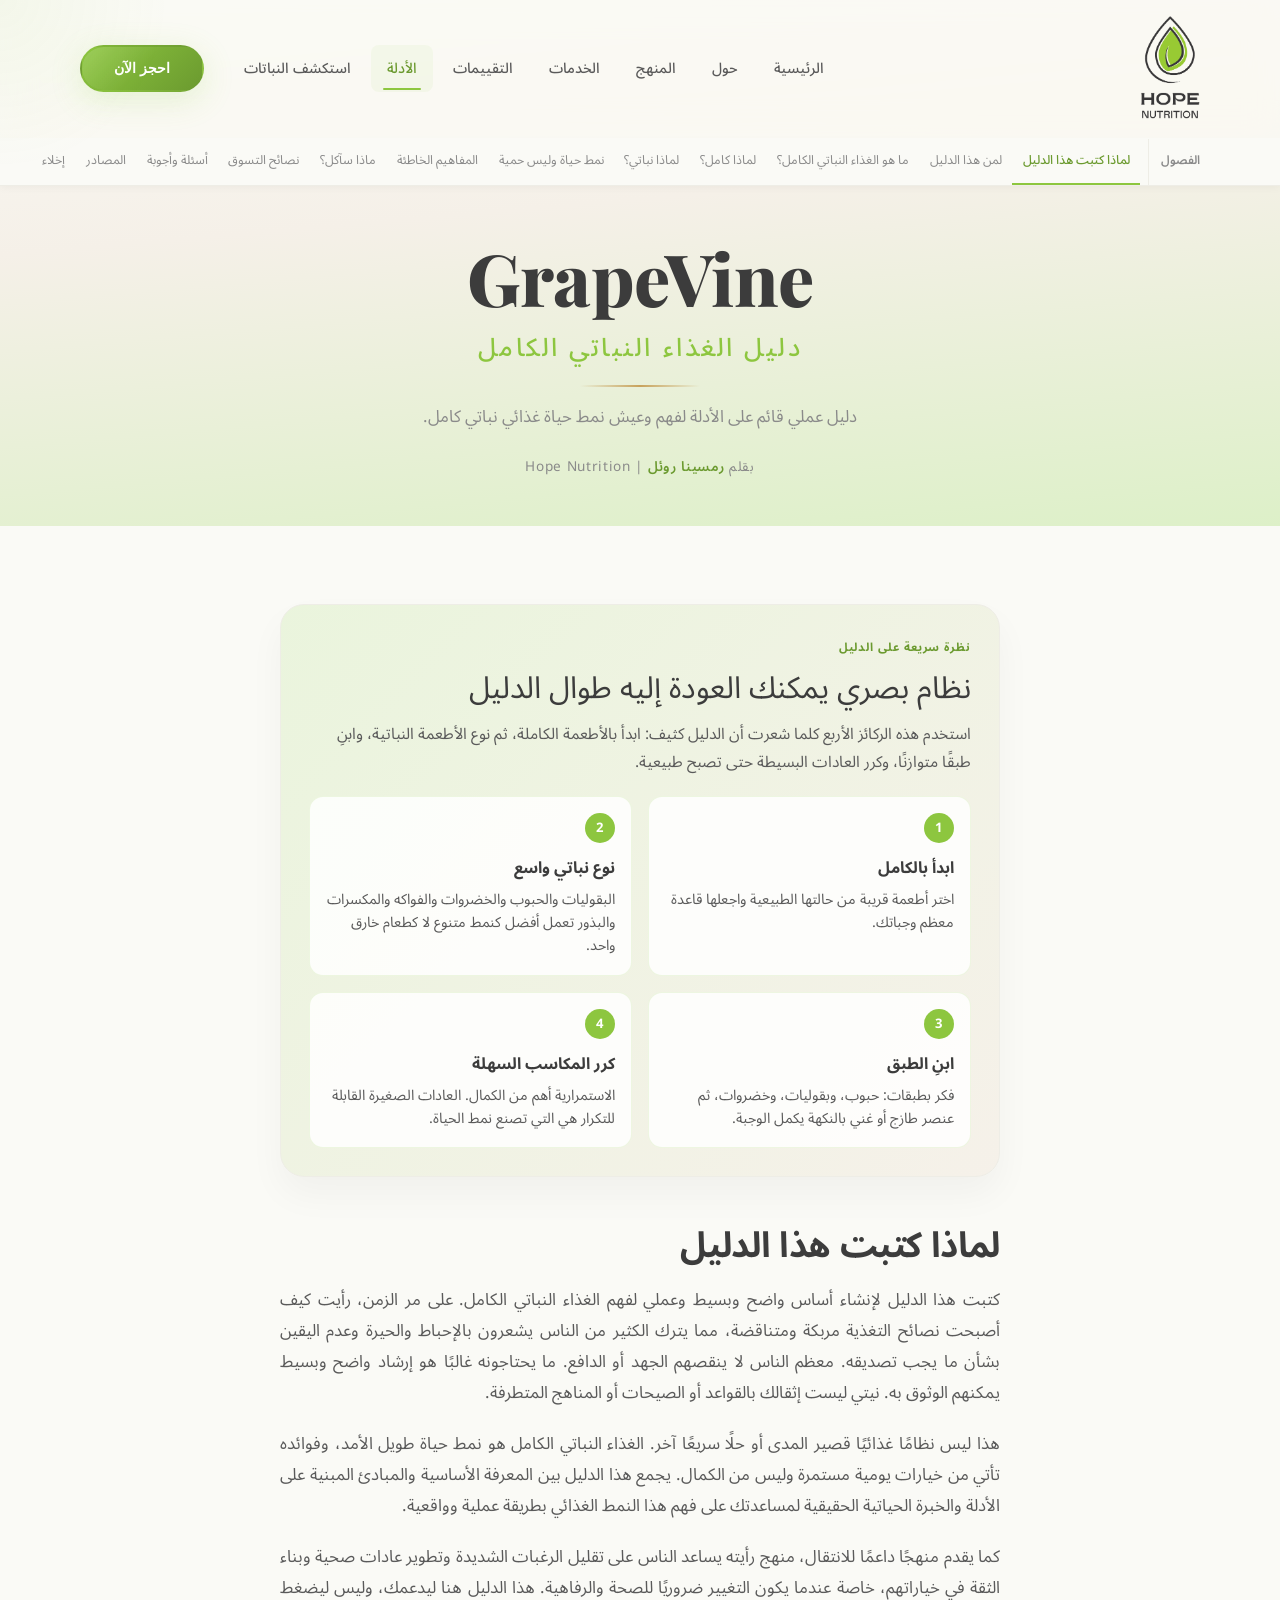
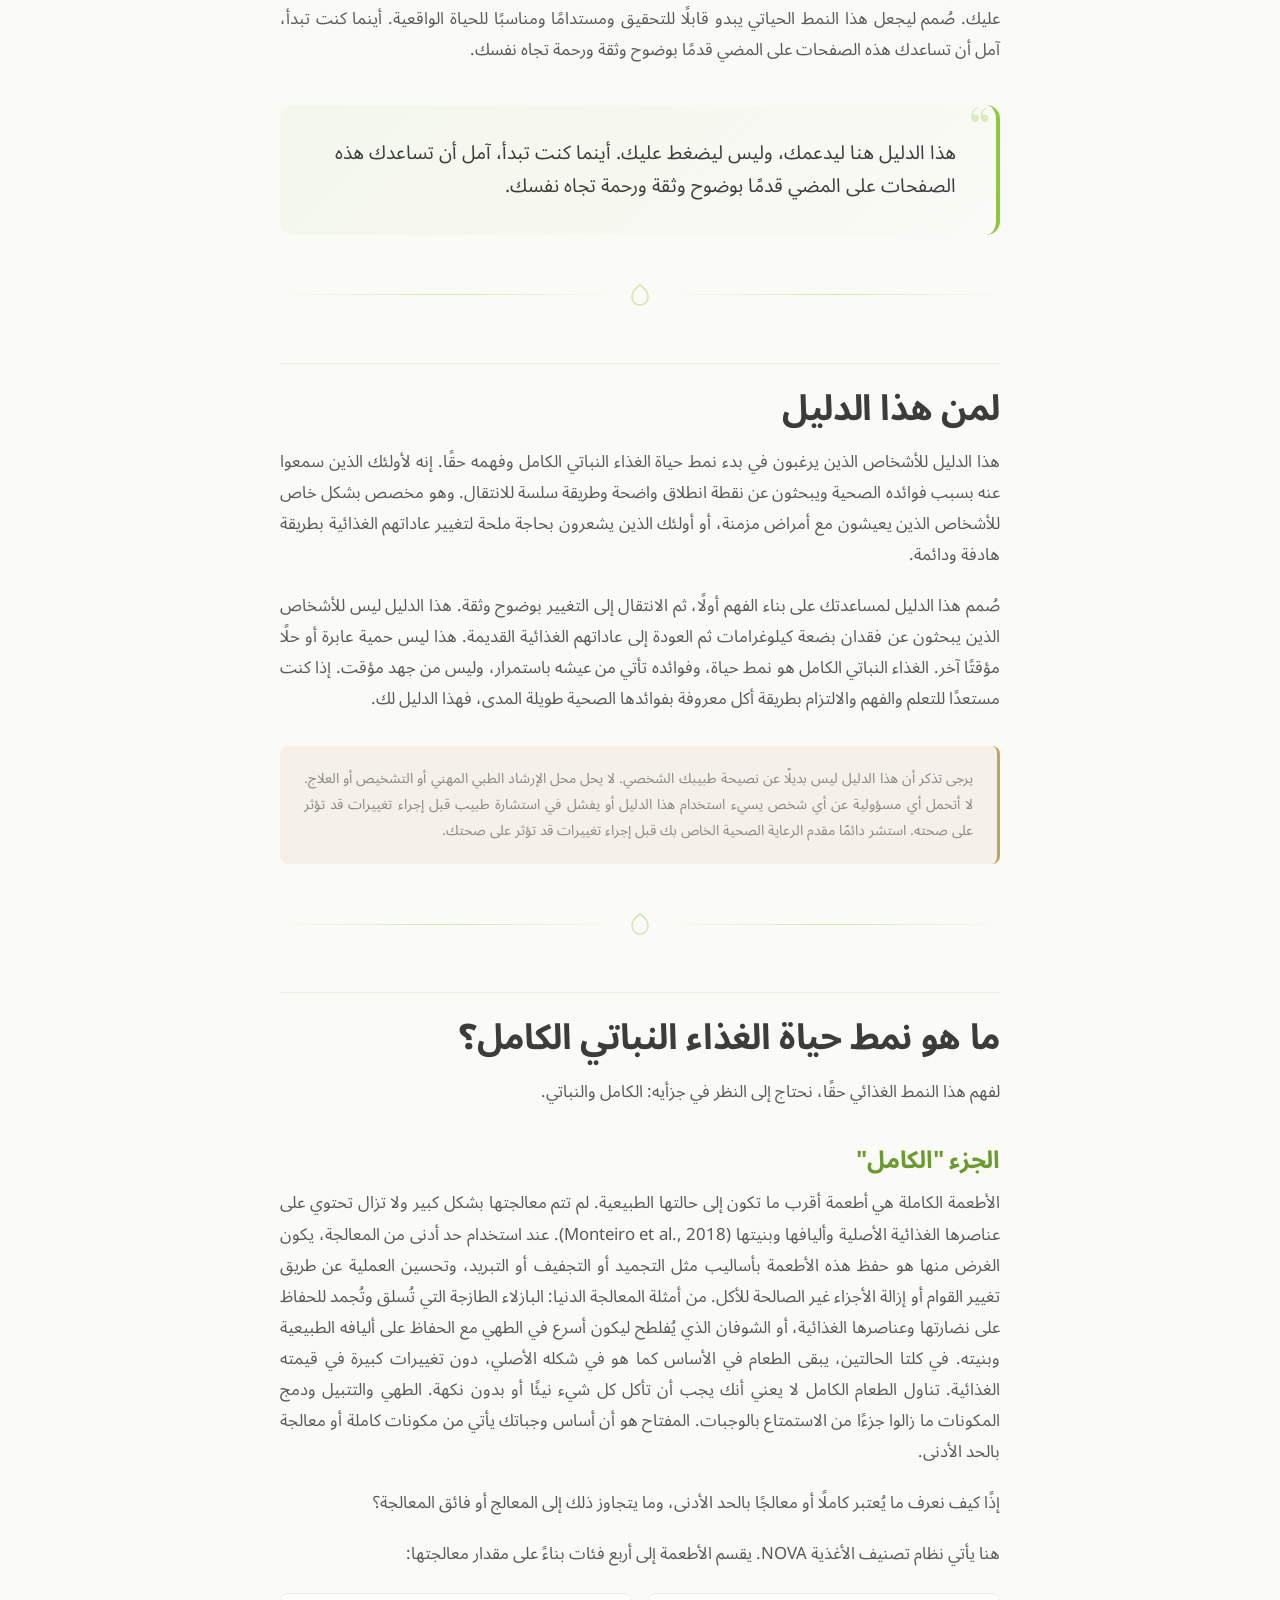
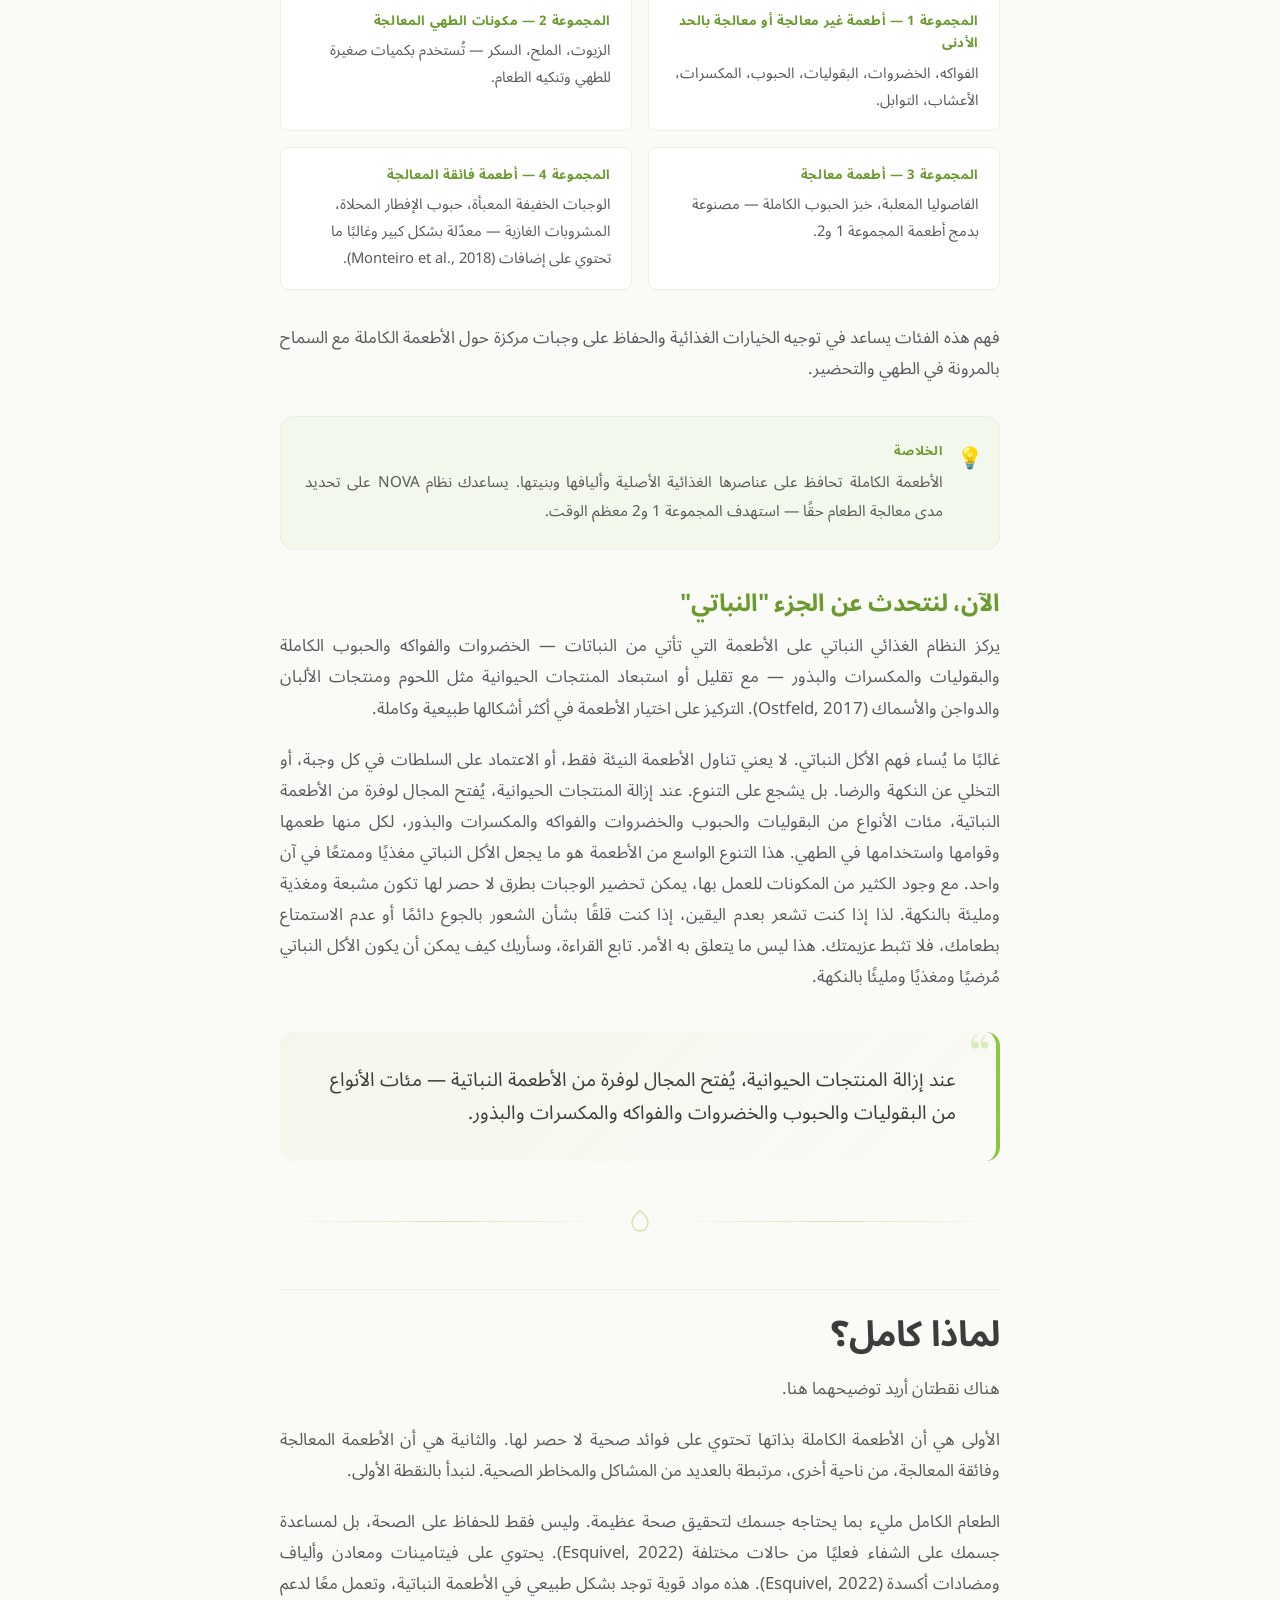
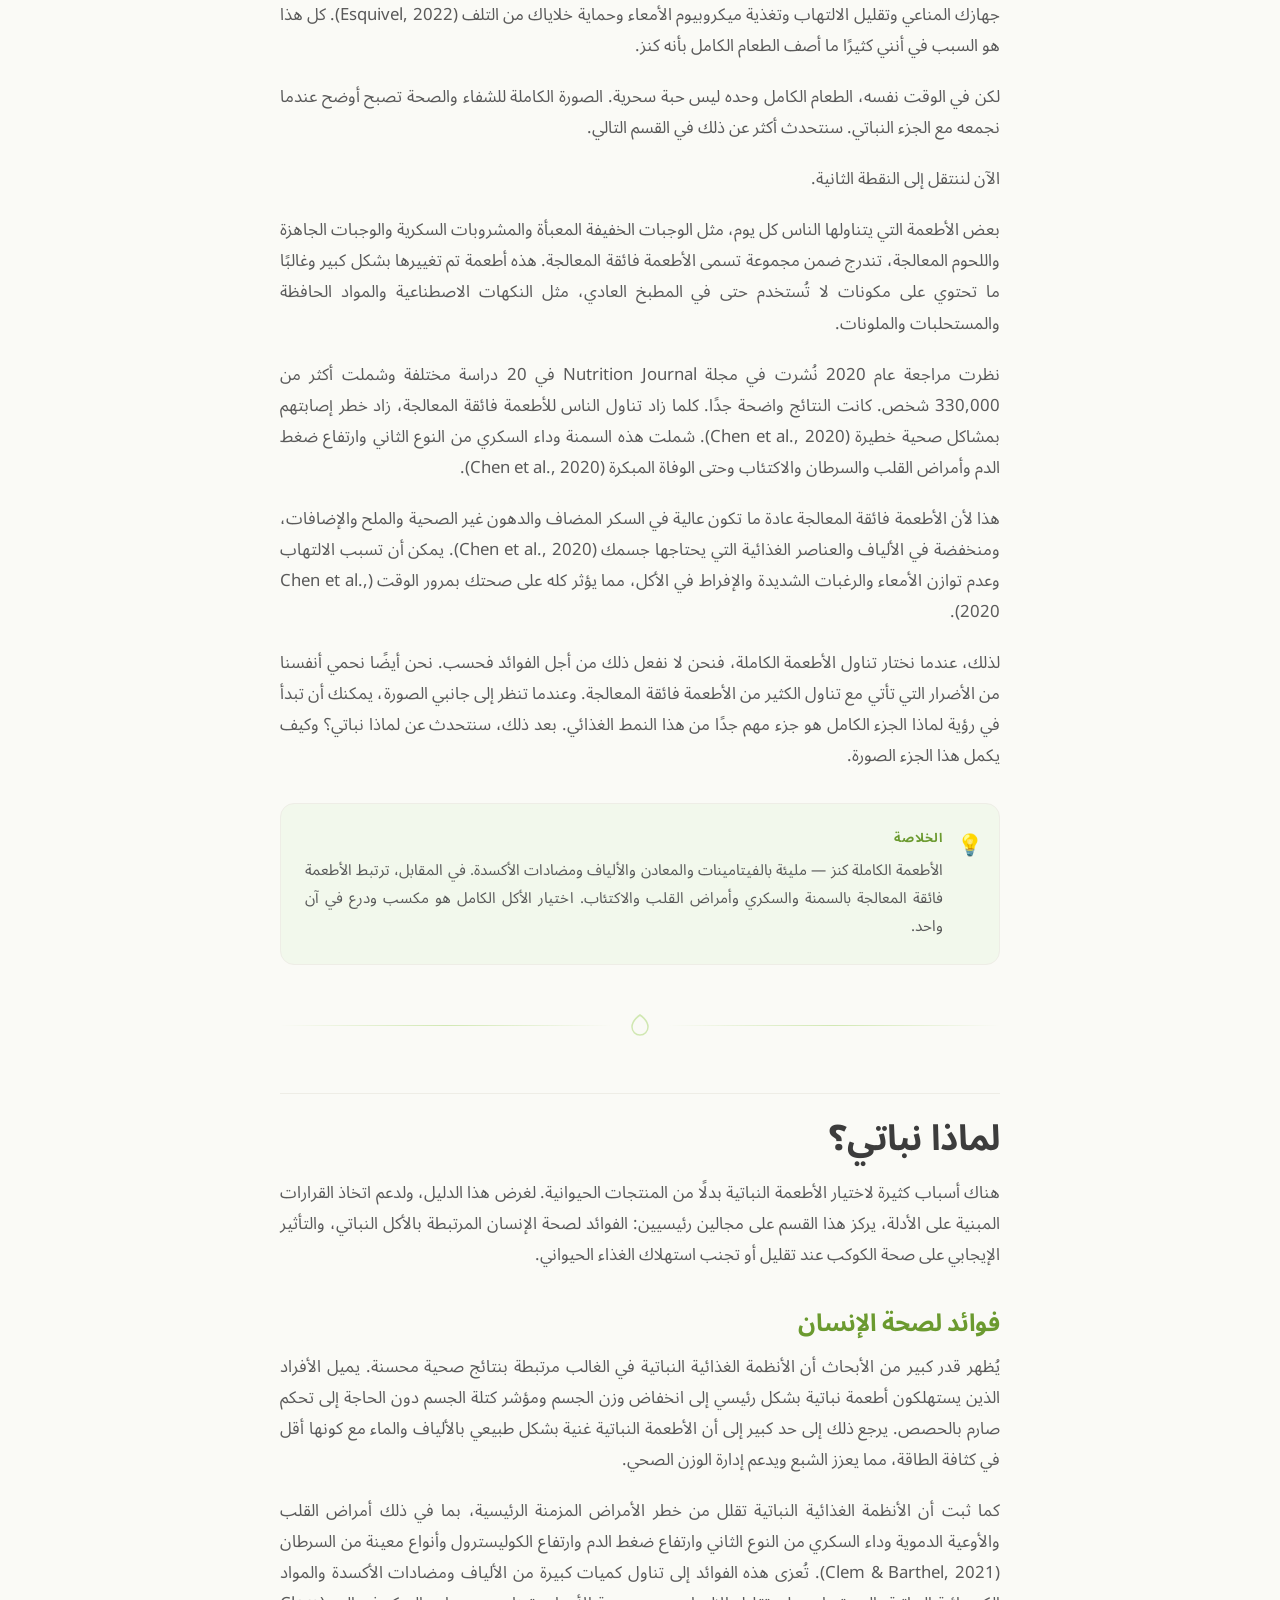
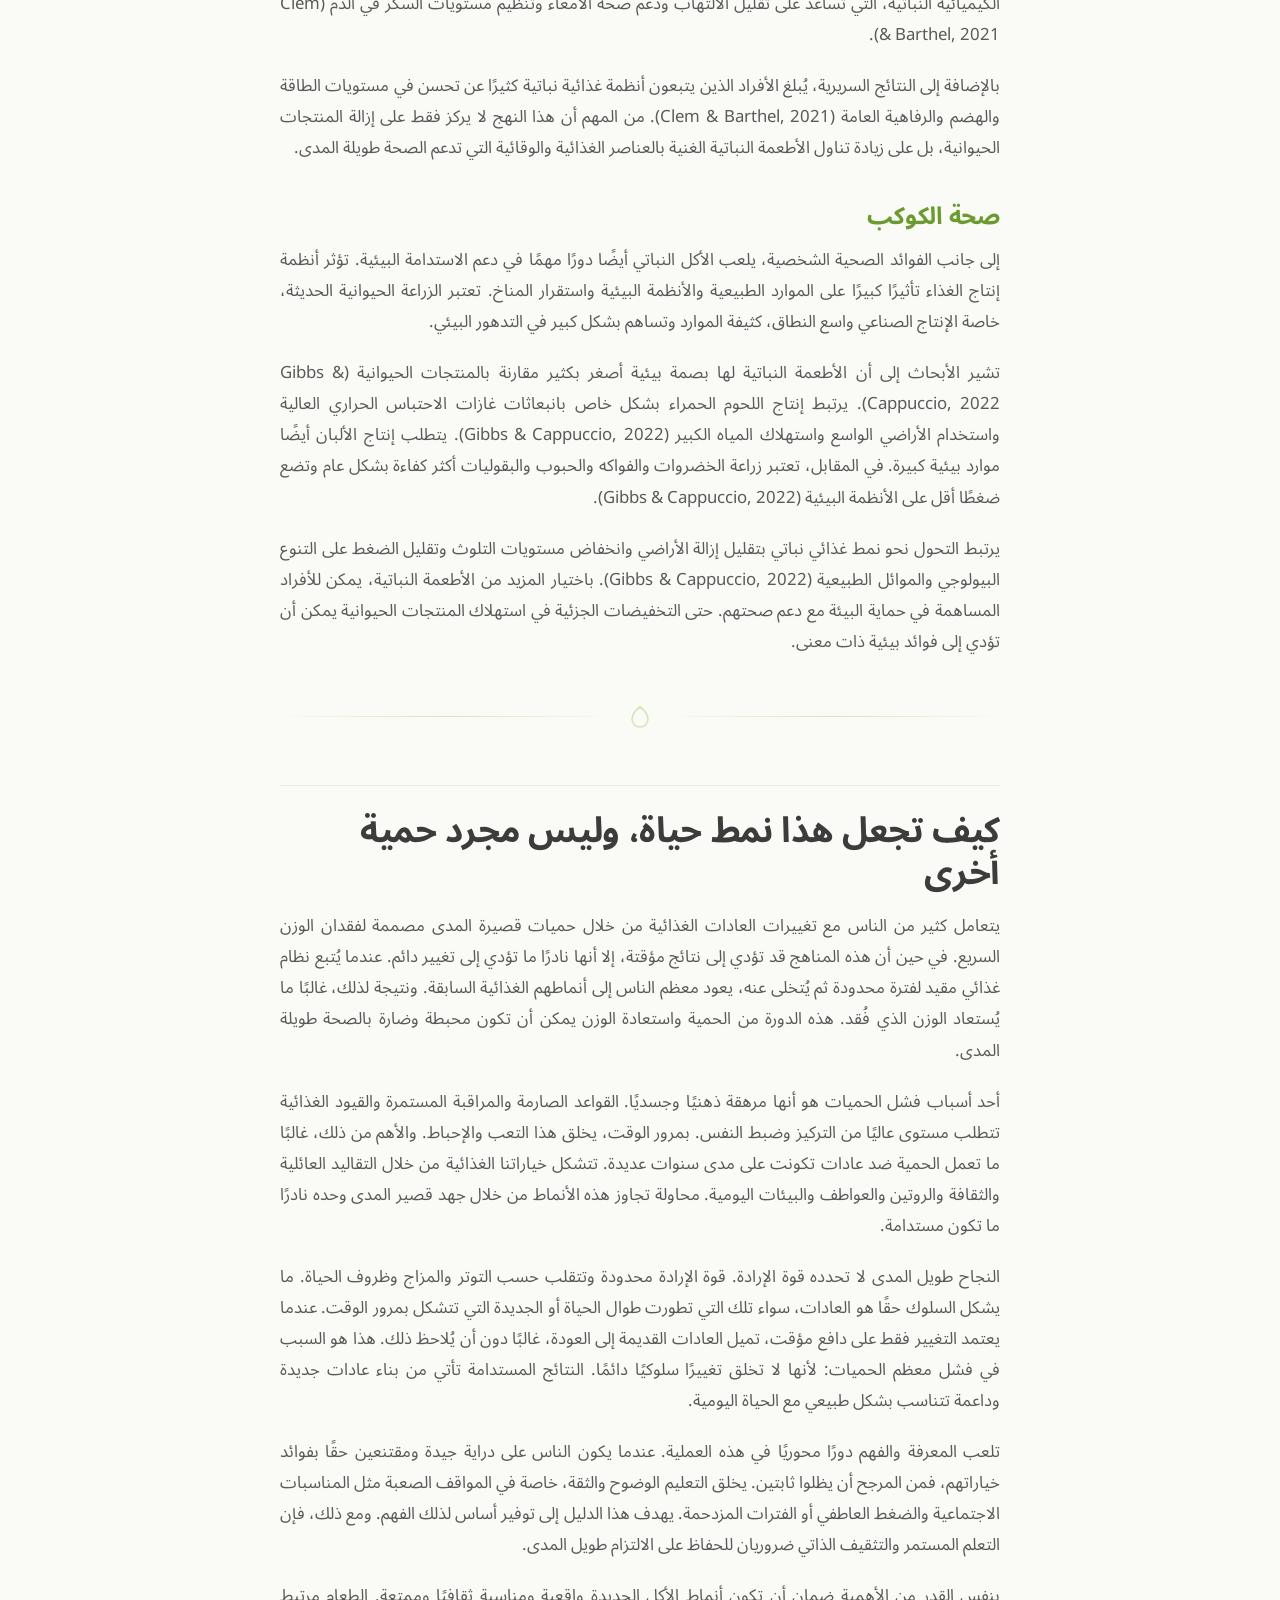
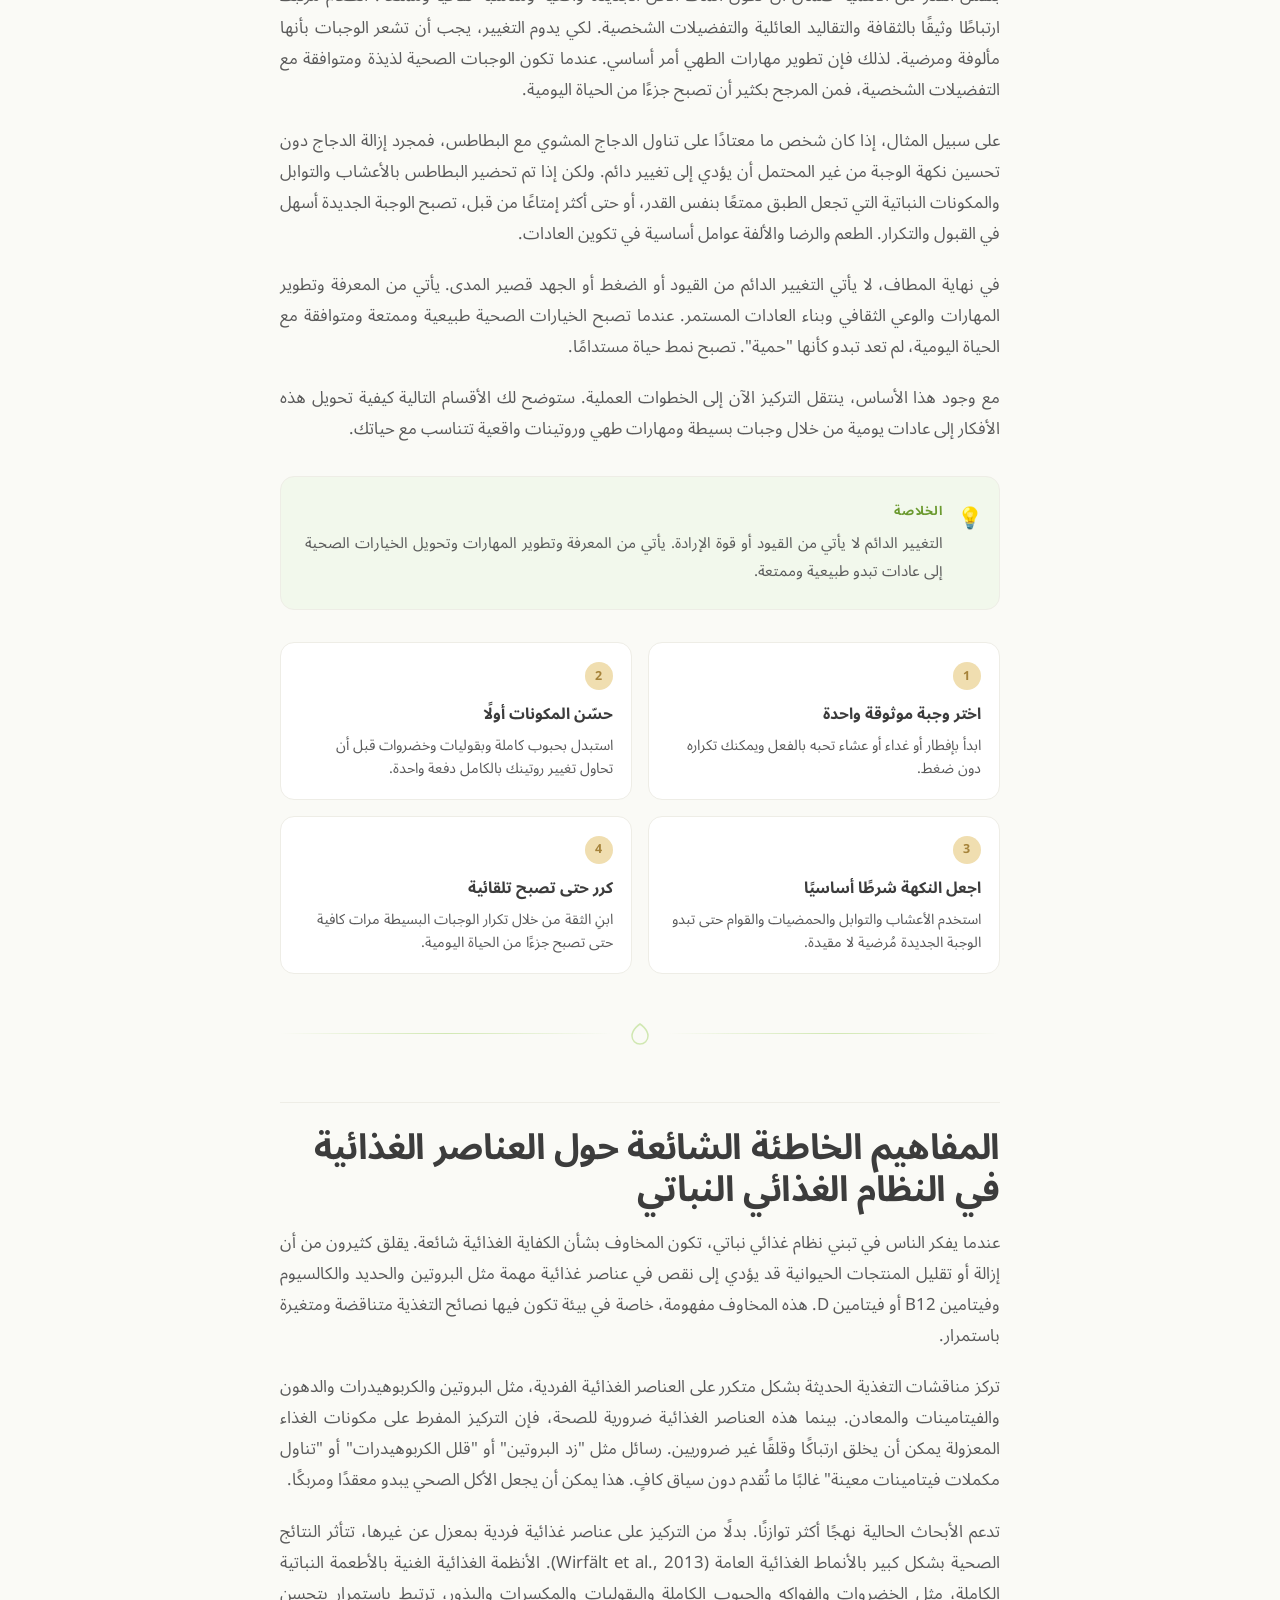
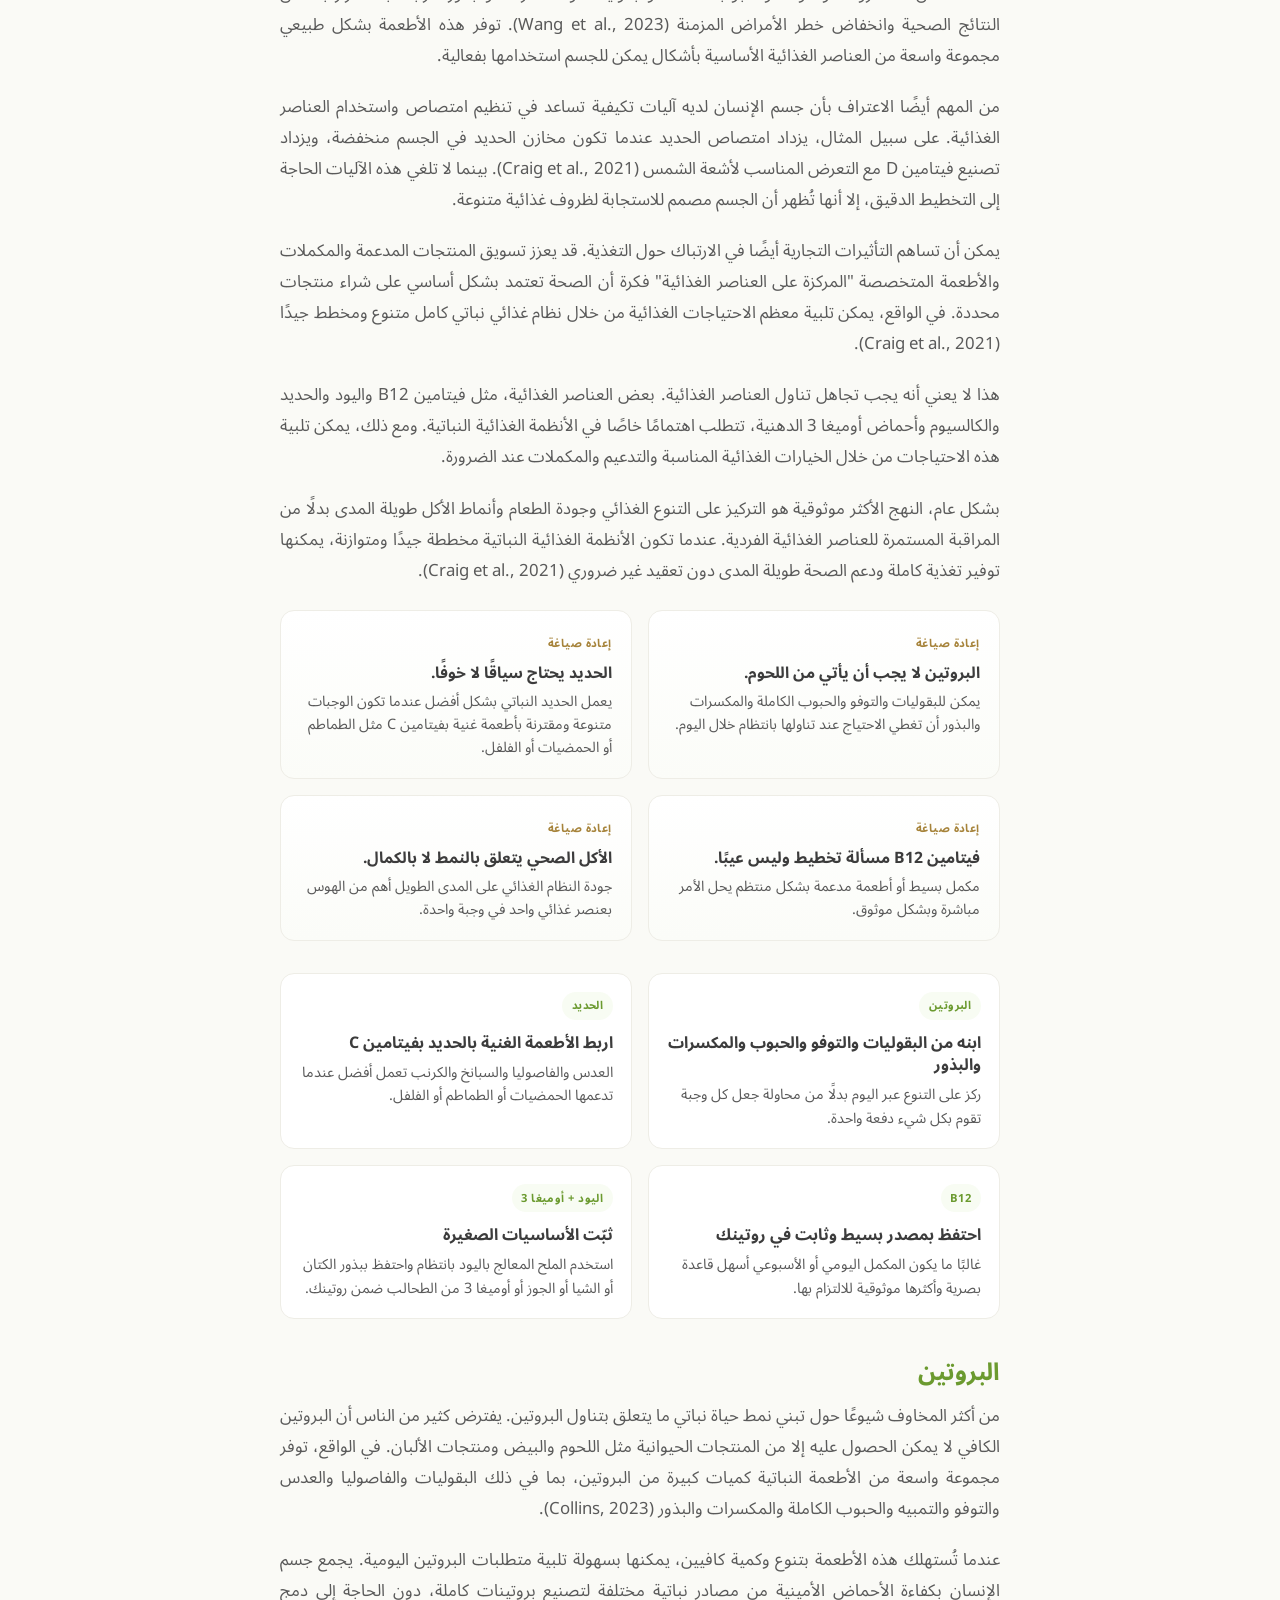
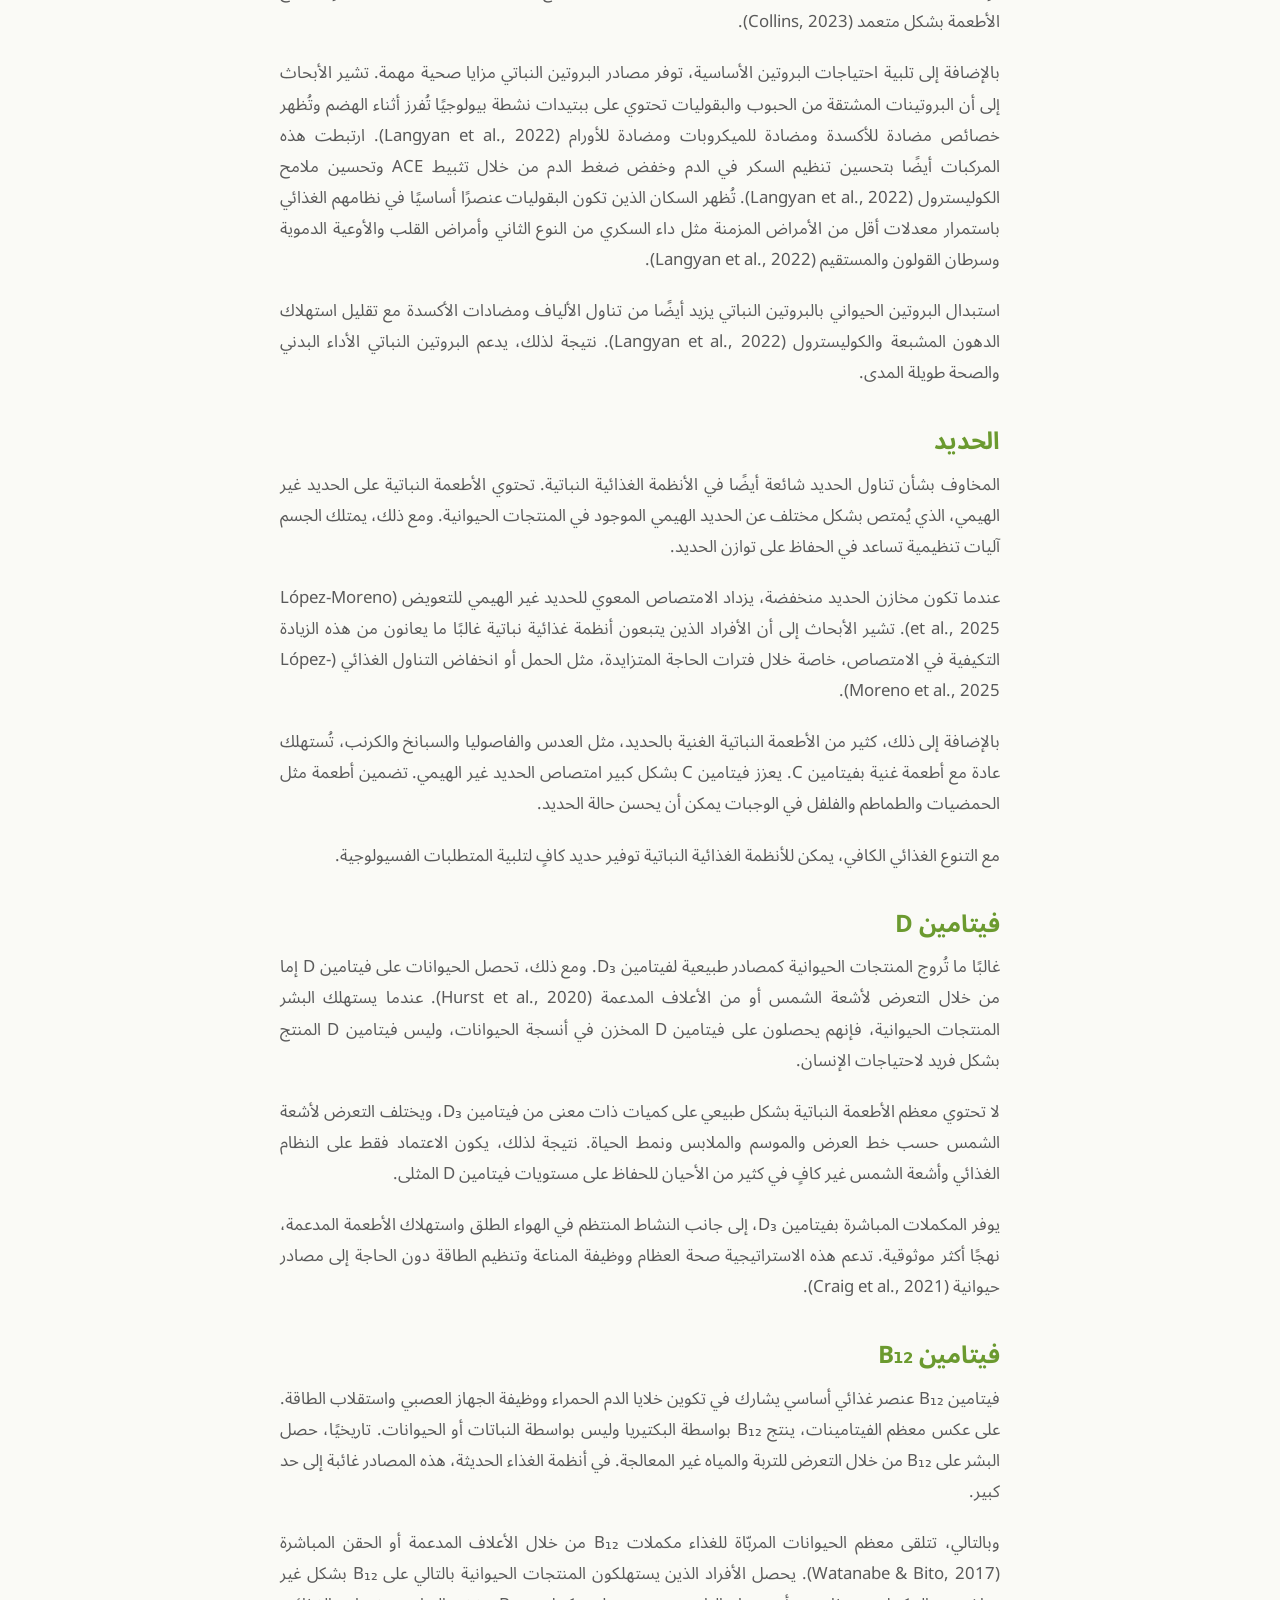
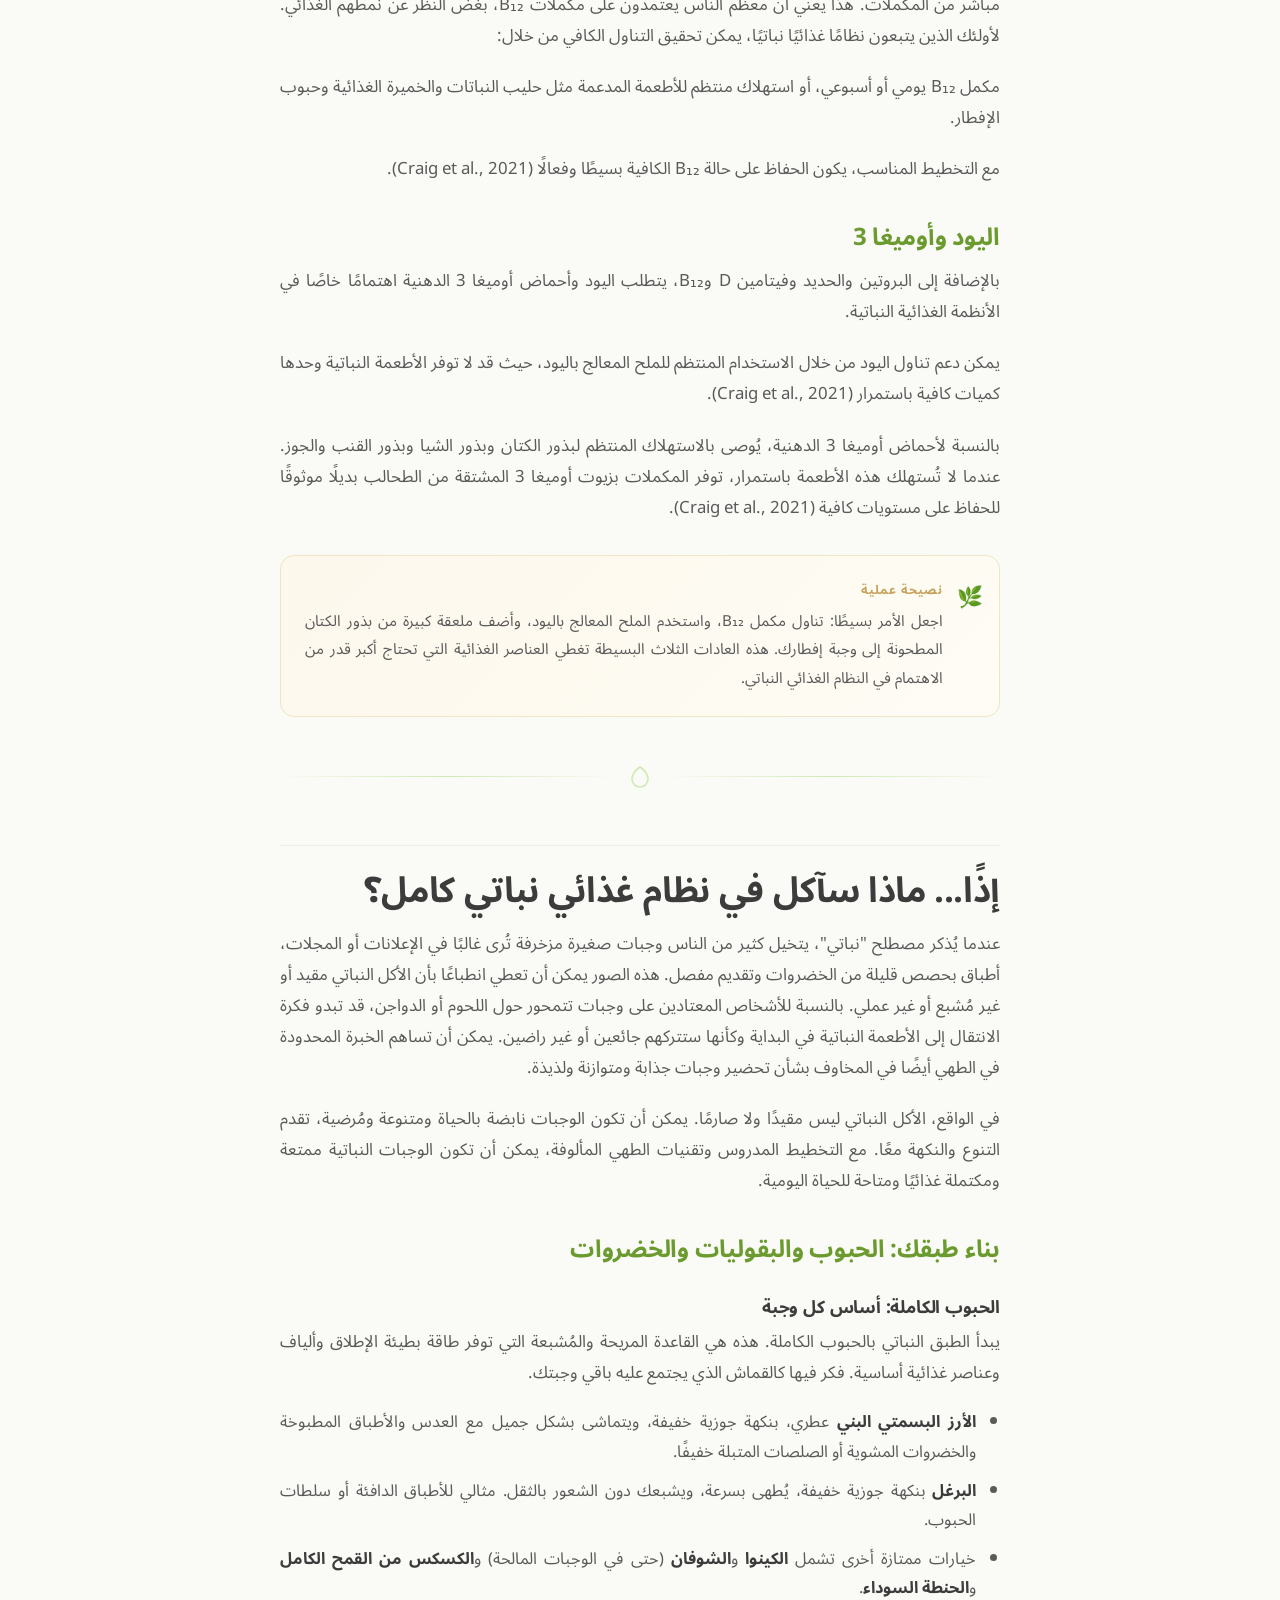
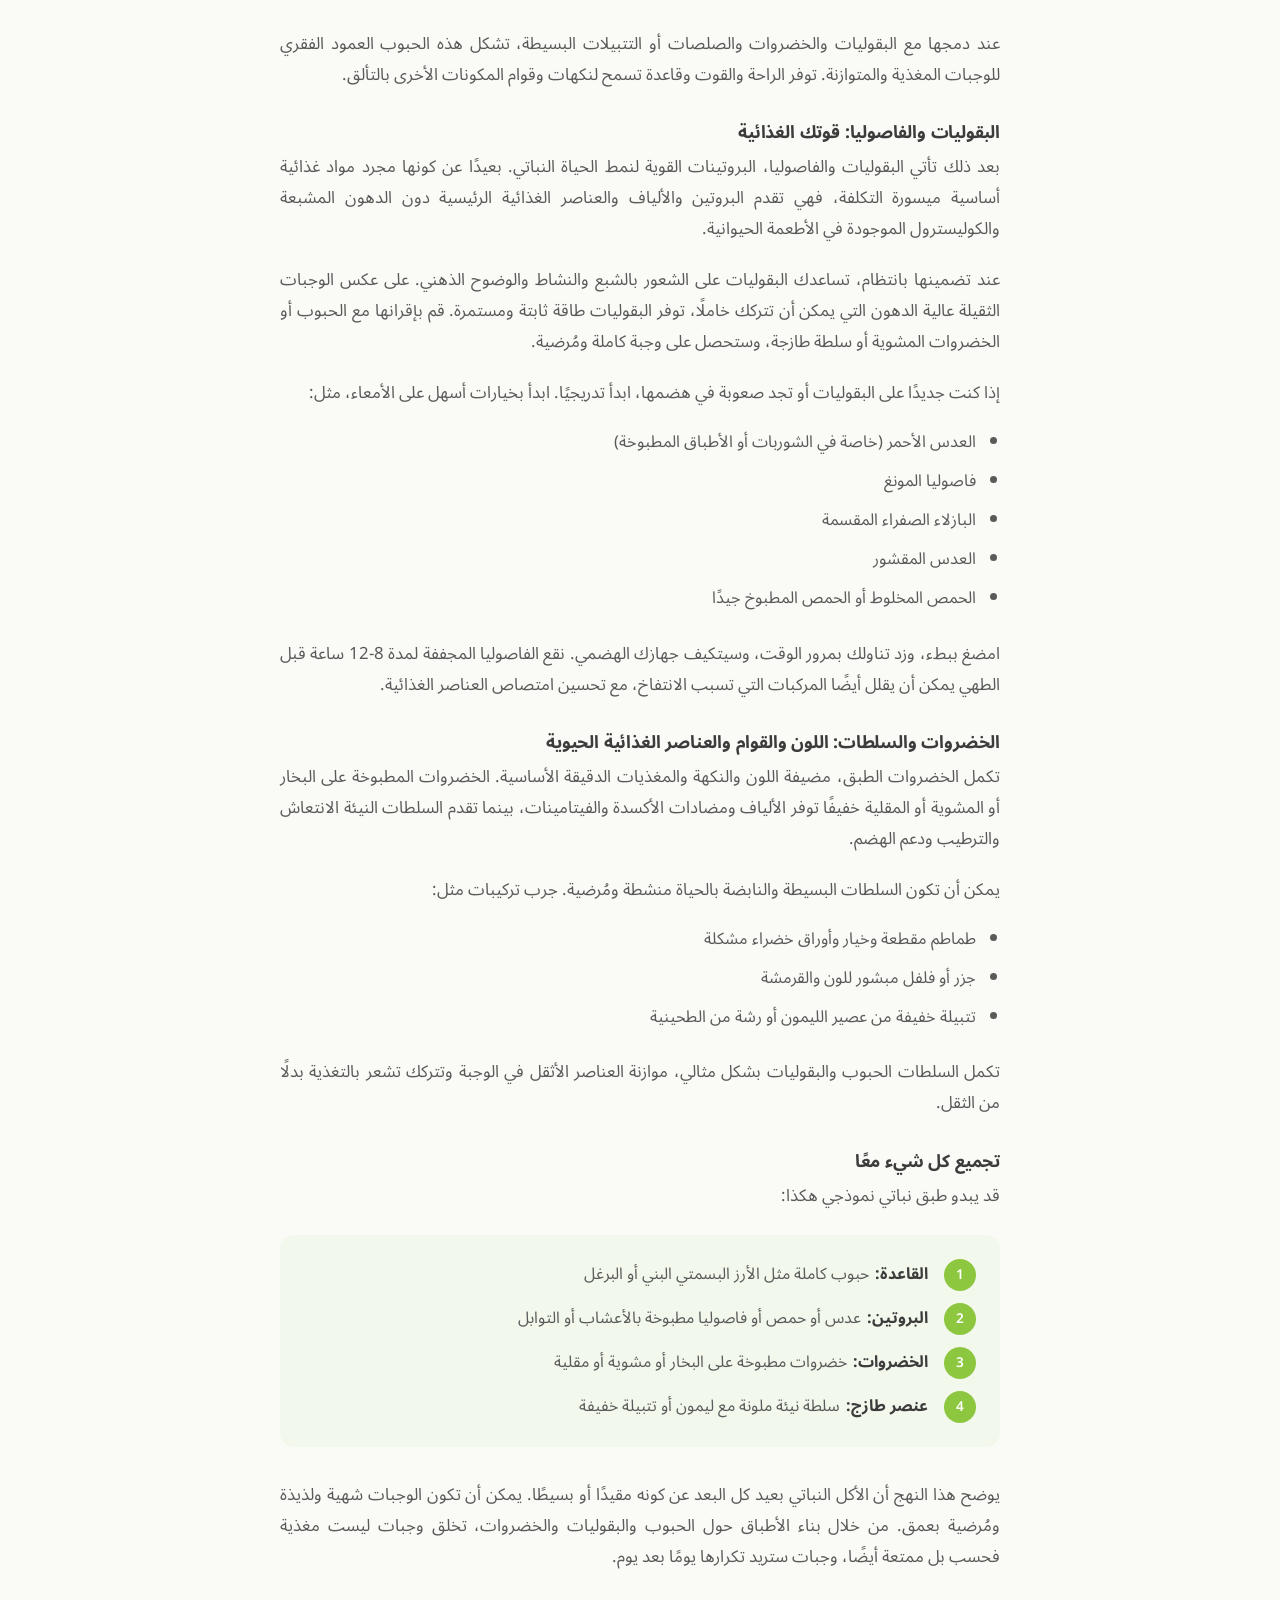
<file: grapevine-read-ar.html>
﻿<!DOCTYPE html>
<html lang="ar" dir="rtl">
<head>
  <meta charset="UTF-8">
  <meta name="viewport" content="width=device-width, initial-scale=1.0">
  <meta name="description" content="جريب فاين - دليل الغذاء النباتي الكامل من رمسينا روئل / Hope Nutrition. اقرأ الدليل الكامل المبني على الأدلة العلمية.">
  <meta name="keywords" content="جريب فاين, دليل نباتي, تغذية كاملة, رمسينا روئل, Hope Nutrition">
  <meta name="author" content="Hope Nutrition">
  <meta name="robots" content="index, follow">
  <meta name="theme-color" content="#8DC63F">
  <link rel="canonical" href="https://hopenutrition.com.au/grapevine-read-ar.html">
  <meta property="og:title" content="جريب فاين - اقرأ الدليل - Hope Nutrition">
  <meta property="og:description" content="اقرأ دليل جريب فاين الكامل للغذاء النباتي الكامل. مبادئ قائمة على الأدلة وإرشادات عملية لصحة دائمة.">
  <meta property="og:type" content="article">
  <meta property="og:url" content="https://hopenutrition.com.au/grapevine-read-ar.html">
  <meta property="og:locale" content="ar">
  <meta property="og:image" content="https://hopenutrition.com.au/images/logo.png">
  <meta name="twitter:card" content="summary_large_image">
  <meta name="twitter:title" content="جريب فاين - اقرأ الدليل - Hope Nutrition">
  <meta name="twitter:description" content="اقرأ دليل جريب فاين الكامل للغذاء النباتي الكامل. مبادئ قائمة على الأدلة وإرشادات عملية لصحة دائمة.">
  <title>جريب فاين - اقرأ الدليل - Hope Nutrition</title>

  <script type="application/ld+json">
  {
    "@context": "https://schema.org",
    "@type": "BreadcrumbList",
    "itemListElement": [
      { "@type": "ListItem", "position": 1, "name": "الرئيسية", "item": "https://hopenutrition.com.au" },
      { "@type": "ListItem", "position": 2, "name": "الأدلة", "item": "https://hopenutrition.com.au/booklets.html" },
      { "@type": "ListItem", "position": 3, "name": "جريب فاين - اقرأ الدليل", "item": "https://hopenutrition.com.au/grapevine-read-ar.html" }
    ]
  }
  </script>

  <script type="application/ld+json">
  {
    "@context": "https://schema.org",
    "@type": "Article",
    "headline": "جريب فاين — دليل الغذاء النباتي الكامل",
    "description": "دليل عملي قائم على الأدلة لفهم وعيش نمط حياة غذائي نباتي كامل.",
    "author": {
      "@type": "Person",
      "name": "Ramsina Roil",
      "jobTitle": "Clinical Nutritionist",
      "affiliation": { "@type": "Organization", "name": "Hope Nutrition" }
    },
    "publisher": {
      "@type": "Organization",
      "name": "Hope Nutrition",
      "url": "https://hopenutrition.com.au"
    },
    "mainEntityOfPage": "https://hopenutrition.com.au/grapevine-read-ar.html",
    "inLanguage": "ar",
    "datePublished": "2025-01-01",
    "dateModified": "2026-04-14"
  }
  </script>

  <link rel="preconnect" href="https://fonts.googleapis.com">
  <link rel="preconnect" href="https://fonts.gstatic.com" crossorigin>
  <link href="https://fonts.googleapis.com/css2?family=Noto+Sans+Arabic:wght@400;500;600;700;800&family=Noto+Naskh+Arabic:wght@400;500;600;700&family=Inter:wght@400;500;600&family=Playfair+Display:wght@600;700;800&display=swap" rel="stylesheet">
  <link rel="stylesheet" href="css/style.css">

  <!-- Favicons -->
  <link rel="icon" href="/favicon.ico" sizes="any">
  <link rel="icon" type="image/png" sizes="32x32" href="/images/favicon-32.png">
  <link rel="icon" type="image/png" sizes="16x16" href="/images/favicon-16.png">
  <link rel="apple-touch-icon" href="/images/apple-touch-icon.png">
  <link rel="manifest" href="/manifest.json">

  <!-- Hreflang -->
  <link rel="alternate" hreflang="en" href="https://hopenutrition.com.au/grapevine-read.html">
  <link rel="alternate" hreflang="ar" href="https://hopenutrition.com.au/grapevine-read-ar.html">
  <link rel="alternate" hreflang="x-default" href="https://hopenutrition.com.au/grapevine-read.html">

  <style>
    /* ═══════════════════════════════════════
       GrapeVine Read Arabic — RTL Full Article
       ═══════════════════════════════════════ */

    :root {
      --font-ar: 'Noto Sans Arabic', 'Noto Naskh Arabic', 'Tahoma', sans-serif;
    }

    body {
      font-family: var(--font-ar);
      direction: rtl;
      text-align: right;
    }

    /* ─── Sticky Chapter Nav (horizontal bar) ─── */
    .gvr-nav {
      position: fixed;
      top: var(--header-h, 92px);
      left: 0;
      right: 0;
      z-index: 900;
      background: #fafaf6;
      border-bottom: 1px solid var(--color-border-light);
      box-shadow: 0 2px 8px rgba(0,0,0,0.04);
    }

    .gvr-nav__inner {
      max-width: var(--max-width);
      margin: 0 auto;
      padding: 0 var(--container-padding);
      position: relative;
      display: flex;
      align-items: center;
      gap: 0.25rem;
      overflow-x: auto;
      overflow-y: hidden;
      scrollbar-width: none;
      -ms-overflow-style: none;
      cursor: grab;
      -webkit-overflow-scrolling: touch;
      direction: rtl;
    }

    .gvr-nav__inner.is-dragging { cursor: grabbing; }
    .gvr-nav__inner::-webkit-scrollbar { display: none; }

    .gvr-nav__title {
      font-family: var(--font-ar);
      font-size: 0.75rem;
      font-weight: 600;
      color: var(--color-text-muted);
      white-space: nowrap;
      padding: 0.8rem 0 0.8rem 0.75rem;
      border-left: 1px solid var(--color-border-light);
      margin-left: 0.25rem;
    }

    .gvr-nav__list {
      list-style: none;
      padding: 0;
      margin: 0;
      display: flex;
      align-items: center;
      gap: 0;
    }

    .gvr-nav__link {
      display: block;
      padding: 0.75rem 0.65rem;
      font-family: var(--font-ar);
      font-size: 0.78rem;
      color: var(--color-text-muted);
      text-decoration: none;
      white-space: nowrap;
      border-bottom: 2px solid transparent;
      transition: color 0.25s ease, border-color 0.25s ease;
    }

    .gvr-nav__link:hover { color: var(--color-primary-dark); }

    .gvr-nav__link.active {
      color: var(--color-primary-dark);
      border-bottom-color: var(--color-primary);
      font-weight: 500;
    }

    /* ─── Article Body (centered, full-width) ─── */
    .gvr-article {
      max-width: var(--max-width-narrow);
      margin: 0 auto;
      padding: 2rem var(--container-padding) 4rem;
      margin-top: 46px;
    }

    .gvr-article h2 {
      font-family: var(--font-ar);
      font-size: clamp(1.6rem, 3.5vw, 2.2rem);
      color: var(--color-primary-darker);
      margin-top: 3.5rem;
      margin-bottom: 1rem;
      padding-top: 1.5rem;
      border-top: 1px solid var(--color-border-light);
      scroll-margin-top: calc(var(--header-h, 92px) + var(--nav-h, 46px) + 24px);
    }

    .gvr-article h2:first-of-type {
      margin-top: 0;
      border-top: none;
      padding-top: 0;
    }

    .gvr-article h3 {
      font-family: var(--font-ar);
      font-size: clamp(1.2rem, 2.5vw, 1.5rem);
      color: var(--color-primary-dark);
      margin-top: 2.5rem;
      margin-bottom: 0.75rem;
    }

    .gvr-article h4 {
      font-family: var(--font-ar);
      font-size: 1.1rem;
      color: var(--color-primary-darker);
      margin-top: 2rem;
      margin-bottom: 0.5rem;
    }

    .gvr-article p {
      font-size: 1.05rem;
      line-height: 1.85;
      color: var(--color-text-secondary);
      margin-bottom: 1.25rem;
      text-align: justify;
    }

    .gvr-article ul, .gvr-article ol {
      padding-right: 1.5rem;
      padding-left: 0;
      margin-bottom: 1.5rem;
    }

    .gvr-article ul { list-style: disc; }
    .gvr-article ol { list-style: decimal; }

    .gvr-article li {
      font-size: 1.02rem;
      line-height: 1.8;
      color: var(--color-text-secondary);
      margin-bottom: 0.6rem;
      text-align: justify;
    }

    .gvr-article li strong { color: var(--color-primary-darker); }

    .gvr-article blockquote {
      margin: 2rem 0;
      padding: 1.25rem 1.5rem;
      border-right: 3px solid var(--color-primary);
      border-left: none;
      background: var(--color-primary-ghost);
      border-radius: var(--radius-sm) 0 0 var(--radius-sm);
      font-family: var(--font-ar);
      font-style: normal;
      color: var(--color-text-secondary);
    }

    .gvr-article blockquote p { margin-bottom: 0; font-size: 0.95rem; }

    .gvr-article .gvr-disclaimer {
      margin: 2rem 0;
      padding: 1.25rem 1.5rem;
      background: var(--color-bg-warm);
      border-radius: var(--radius-sm);
      border-right: 3px solid var(--color-accent);
      border-left: none;
    }

    .gvr-article .gvr-disclaimer p {
      font-size: 0.88rem;
      color: var(--color-text-muted);
      margin-bottom: 0;
    }

    /* ─── NOVA Table ─── */
    .gvr-nova-grid {
      display: grid;
      grid-template-columns: 1fr 1fr;
      gap: 1rem;
      margin: 1.5rem 0 2rem;
    }

    .gvr-nova-item {
      padding: 1rem 1.25rem;
      border-radius: var(--radius-sm);
      background: var(--color-surface);
      border: 1px solid var(--color-border-light);
    }

    .gvr-nova-item strong {
      display: block;
      font-size: 0.82rem;
      letter-spacing: 0.05em;
      color: var(--color-primary-dark);
      margin-bottom: 0.3rem;
    }

    .gvr-nova-item span {
      font-size: 0.92rem;
      color: var(--color-text-secondary);
      line-height: 1.5;
    }

    /* ─── Plate Builder ─── */
    .gvr-plate {
      display: grid;
      grid-template-columns: auto 1fr;
      gap: 0.75rem 1rem;
      margin: 1.5rem 0 2rem;
      padding: 1.5rem;
      background: var(--color-bg-cool);
      border-radius: var(--radius-md);
    }

    .gvr-plate-step {
      display: flex;
      align-items: center;
      justify-content: center;
      width: 32px;
      height: 32px;
      border-radius: 50%;
      background: var(--color-primary);
      color: white;
      font-weight: 600;
      font-size: 0.85rem;
    }

    .gvr-plate-text {
      display: flex;
      align-items: center;
      font-size: 1rem;
      color: var(--color-text-secondary);
    }

    .gvr-plate-text strong {
      color: var(--color-primary-darker);
      margin-left: 0.4rem;
    }

    /* ─── نظرة سريعة على الدليل ─── */
    .gvr-atlas {
      margin: 0 0 3rem;
      padding: 1.75rem;
      background: linear-gradient(135deg, rgba(221, 240, 200, 0.55) 0%, rgba(245, 240, 232, 0.9) 100%);
      border: 1px solid var(--color-border-light);
      border-radius: var(--radius-lg);
      box-shadow: 0 18px 36px rgba(0,0,0,0.04);
    }

    .gvr-atlas__eyebrow {
      display: inline-block;
      font-size: 0.72rem;
      font-weight: 700;
      letter-spacing: 0.08em;
      color: var(--color-primary-dark);
      margin-bottom: 0.65rem;
    }

    .gvr-atlas__title {
      font-family: var(--font-ar);
      font-size: clamp(1.45rem, 2.6vw, 1.9rem);
      color: var(--color-primary-darker);
      line-height: 1.35;
      margin-bottom: 0.75rem;
    }

    .gvr-atlas__intro {
      font-size: 0.98rem !important;
      line-height: 1.75 !important;
      color: var(--color-text-secondary);
      margin-bottom: 1.25rem !important;
      text-align: right !important;
    }

    .gvr-atlas__grid {
      display: grid;
      grid-template-columns: repeat(2, 1fr);
      gap: 1rem;
    }

    .gvr-atlas__card {
      background: rgba(255, 255, 255, 0.84);
      border: 1px solid rgba(141, 198, 63, 0.14);
      border-radius: var(--radius-md);
      padding: 1rem 1rem 1.1rem;
    }

    .gvr-atlas__step {
      display: inline-flex;
      align-items: center;
      justify-content: center;
      width: 30px;
      height: 30px;
      border-radius: 50%;
      background: var(--color-primary);
      color: var(--color-white);
      font-size: 0.82rem;
      font-weight: 700;
      margin-bottom: 0.75rem;
    }

    .gvr-atlas__card strong {
      display: block;
      font-size: 1rem;
      color: var(--color-primary-darker);
      margin-bottom: 0.35rem;
    }

    .gvr-atlas__card p {
      font-size: 0.9rem !important;
      line-height: 1.6 !important;
      color: var(--color-text-secondary);
      margin-bottom: 0 !important;
      text-align: right !important;
    }

    /* ─── خارطة العادات ─── */
    .gvr-roadmap {
      display: grid;
      grid-template-columns: repeat(2, 1fr);
      gap: 1rem;
      margin: 2rem 0 2.25rem;
    }

    .gvr-roadmap__step {
      padding: 1.15rem;
      background: var(--color-surface);
      border: 1px solid var(--color-border-light);
      border-radius: var(--radius-md);
    }

    .gvr-roadmap__step span {
      display: inline-flex;
      align-items: center;
      justify-content: center;
      width: 28px;
      height: 28px;
      border-radius: 50%;
      background: var(--color-accent-light);
      color: var(--color-accent-dark);
      font-size: 0.78rem;
      font-weight: 700;
      margin-bottom: 0.7rem;
    }

    .gvr-roadmap__step strong {
      display: block;
      font-size: 0.98rem;
      color: var(--color-primary-darker);
      margin-bottom: 0.4rem;
    }

    .gvr-roadmap__step p {
      font-size: 0.9rem !important;
      line-height: 1.6 !important;
      color: var(--color-text-secondary);
      margin-bottom: 0 !important;
      text-align: right !important;
    }

    /* ─── بطاقات العناصر الغذائية ─── */
    .gvr-spotlight-grid {
      display: grid;
      grid-template-columns: repeat(2, 1fr);
      gap: 1rem;
      margin: 1.75rem 0 2rem;
    }

    .gvr-spotlight {
      padding: 1.1rem 1.15rem;
      background: var(--color-surface);
      border: 1px solid var(--color-border-light);
      border-radius: var(--radius-md);
    }

    .gvr-spotlight__label {
      display: inline-block;
      padding: 0.28rem 0.58rem;
      border-radius: var(--radius-full);
      background: var(--color-primary-ghost);
      color: var(--color-primary-dark);
      font-size: 0.7rem;
      font-weight: 700;
      letter-spacing: 0.04em;
      margin-bottom: 0.75rem;
    }

    .gvr-spotlight__title {
      display: block;
      font-size: 1rem;
      color: var(--color-primary-darker);
      margin-bottom: 0.4rem;
      line-height: 1.4;
    }

    .gvr-spotlight p {
      font-size: 0.9rem !important;
      line-height: 1.65 !important;
      color: var(--color-text-secondary);
      margin-bottom: 0 !important;
      text-align: right !important;
    }

    /* ─── إعادة صياغة المفاهيم ─── */
    .gvr-myth-grid {
      display: grid;
      grid-template-columns: repeat(2, 1fr);
      gap: 1rem;
      margin: 1.5rem 0 2rem;
    }

    .gvr-myth {
      padding: 1.15rem 1.2rem;
      border-radius: var(--radius-md);
      border: 1px solid var(--color-border-light);
      background: linear-gradient(180deg, var(--color-surface) 0%, #fbfcf8 100%);
    }

    .gvr-myth__tag {
      display: inline-block;
      font-size: 0.7rem;
      font-weight: 700;
      letter-spacing: 0.04em;
      color: var(--color-accent-dark);
      margin-bottom: 0.55rem;
    }

    .gvr-myth strong {
      display: block;
      font-size: 0.98rem;
      color: var(--color-primary-darker);
      margin-bottom: 0.35rem;
      line-height: 1.45;
    }

    .gvr-myth p {
      font-size: 0.9rem !important;
      line-height: 1.6 !important;
      color: var(--color-text-secondary);
      margin-bottom: 0 !important;
      text-align: right !important;
    }

    /* ─── أدوات التسوق ─── */
    .gvr-shopping-grid {
      display: grid;
      grid-template-columns: repeat(2, 1fr);
      gap: 1rem;
      margin: 1.75rem 0 2rem;
    }

    .gvr-shopping-card {
      padding: 1.15rem;
      background: var(--color-bg-cool);
      border: 1px solid var(--color-border-light);
      border-radius: var(--radius-md);
    }

    .gvr-shopping-card strong {
      display: block;
      font-size: 0.98rem;
      color: var(--color-primary-darker);
      margin-bottom: 0.35rem;
    }

    .gvr-shopping-card p {
      font-size: 0.9rem !important;
      line-height: 1.6 !important;
      color: var(--color-text-secondary);
      margin-bottom: 0 !important;
      text-align: right !important;
    }

    /* ─── Resources ─── */
    .gvr-resource-list {
      list-style: none !important;
      padding-right: 0 !important;
      padding-left: 0 !important;
      margin: 1.5rem 0;
    }

    .gvr-resource-list li {
      padding: 1rem 1.25rem;
      background: var(--color-surface);
      border: 1px solid var(--color-border-light);
      border-radius: var(--radius-sm);
      margin-bottom: 0.75rem;
    }

    .gvr-resource-list li strong {
      display: block;
      color: var(--color-primary-darker);
      margin-bottom: 0.2rem;
    }

    .gvr-resource-list li em {
      font-size: 0.92rem;
      color: var(--color-text-muted);
      font-style: normal;
    }

    /* ─── References ─── */
    .gvr-references {
      margin-top: 2rem;
      padding-top: 1.5rem;
      border-top: 1px solid var(--color-border-light);
      direction: ltr;
      text-align: left;
    }

    .gvr-references p {
      font-size: 0.85rem;
      line-height: 1.6;
      color: var(--color-text-muted);
      margin-bottom: 0.75rem;
      word-break: break-word;
    }

    /* ─── Progress Bar ─── */
    .gvr-progress {
      position: fixed;
      top: 0;
      right: 0;
      width: 0%;
      height: 3px;
      background: linear-gradient(90deg, var(--color-primary), var(--color-primary-light));
      z-index: 1000;
      transition: width 0.1s linear;
    }

    /* ─── Cover / Hero ─── */
    .gvr-hero {
      text-align: center;
      padding: calc(var(--header-h, 92px) + var(--nav-h, 46px) + 3rem) 2rem 3rem;
      background: linear-gradient(175deg, var(--color-bg) 0%, var(--color-bg-warm) 40%, var(--color-primary-lighter) 100%);
    }

    .gvr-hero h1 {
      font-family: 'Playfair Display', Georgia, serif;
      font-size: clamp(2.5rem, 7vw, 4.5rem);
      font-weight: 800;
      color: var(--color-primary-darker);
      margin-bottom: 0.3em;
    }

    .gvr-hero h1 span {
      display: block;
      font-size: 0.35em;
      font-family: var(--font-ar);
      font-weight: 500;
      letter-spacing: 0.1em;
      color: var(--color-primary);
      margin-top: 0.5em;
    }

    .gvr-hero-divider {
      width: 120px;
      height: 2px;
      background: linear-gradient(90deg, transparent, var(--color-accent), transparent);
      margin: 1rem auto;
    }

    .gvr-hero p {
      font-family: var(--font-ar);
      color: var(--color-text-muted);
      font-size: 1.05rem;
      max-width: 500px;
      margin: 0 auto 1.5rem;
    }

    .gvr-hero-author {
      font-size: 0.85rem;
      color: var(--color-text-muted);
      letter-spacing: 0.05em;
    }

    .gvr-hero-author strong {
      color: var(--color-primary-dark);
      font-weight: 600;
    }

    /* ─── Pull Quotes ─── */
    .gvr-pullquote {
      position: relative;
      margin: 2.5rem 0;
      padding: 2rem 2.5rem 2rem 2rem;
      font-family: var(--font-ar);
      font-size: 1.2rem;
      line-height: 1.7;
      color: var(--color-primary-darker);
      background: linear-gradient(135deg, var(--color-primary-ghost) 0%, transparent 100%);
      border-radius: var(--radius-md);
      border-right: 4px solid var(--color-primary);
      border-left: none;
    }

    .gvr-pullquote::before {
      content: '\201C';
      position: absolute;
      top: -0.15em;
      right: 0.3rem;
      font-size: 3.5rem;
      color: var(--color-primary-light);
      font-family: 'Playfair Display', Georgia, serif;
      line-height: 1;
      opacity: 0.4;
    }

    /* ─── Key Takeaway Box ─── */
    .gvr-keypoint {
      margin: 2rem 0;
      padding: 1.5rem 3.5rem 1.5rem 1.5rem;
      background: var(--color-bg-cool);
      border-radius: var(--radius-md);
      border: 1px solid var(--color-border-light);
      position: relative;
    }

    .gvr-keypoint::before {
      content: '💡';
      position: absolute;
      right: 1rem;
      top: 1.5rem;
      font-size: 1.3rem;
    }

    .gvr-keypoint strong {
      display: block;
      font-size: 0.78rem;
      letter-spacing: 0.08em;
      color: var(--color-primary-dark);
      margin-bottom: 0.4rem;
    }

    .gvr-keypoint p {
      font-size: 0.95rem !important;
      margin-bottom: 0 !important;
      color: var(--color-text-secondary);
    }

    /* ─── Tip Box ─── */
    .gvr-tip {
      margin: 2rem 0;
      padding: 1.5rem 3.5rem 1.5rem 1.5rem;
      background: linear-gradient(135deg, #fdf8ec 0%, #fefcf5 100%);
      border-radius: var(--radius-md);
      border: 1px solid #f0e4c4;
      position: relative;
    }

    .gvr-tip::before {
      content: '🌿';
      position: absolute;
      right: 1rem;
      top: 1.5rem;
      font-size: 1.3rem;
    }

    .gvr-tip strong {
      display: block;
      font-size: 0.78rem;
      letter-spacing: 0.08em;
      color: var(--color-accent);
      margin-bottom: 0.4rem;
    }

    .gvr-tip p {
      font-size: 0.95rem !important;
      margin-bottom: 0 !important;
      color: var(--color-text-secondary);
    }

    /* ─── Chapter Divider ─── */
    .gvr-chapter-divider {
      display: flex;
      align-items: center;
      justify-content: center;
      gap: 1rem;
      margin: 3rem 0 0;
      color: var(--color-primary-light);
      opacity: 0.5;
    }

    .gvr-chapter-divider::before,
    .gvr-chapter-divider::after {
      content: '';
      flex: 1;
      height: 1px;
      background: linear-gradient(90deg, transparent, var(--color-primary-light), transparent);
    }

    .gvr-chapter-divider svg {
      width: 24px;
      height: 24px;
      flex-shrink: 0;
    }

    /* ─── Responsive ─── */
    @media (max-width: 600px) {
      .gvr-nav__title { display: none; }
      .gvr-nav__link { font-size: 0.72rem; padding: 0.7rem 0.5rem; }
      .gvr-hero { padding: calc(var(--header-h, 92px) + var(--nav-h, 46px) + 1.5rem) 1.25rem 2rem; }
      .gvr-article h2 { margin-top: 2.5rem; scroll-margin-top: calc(var(--header-h, 92px) + var(--nav-h, 46px) + 16px); }
      .gvr-nova-grid { grid-template-columns: 1fr; }
      .gvr-atlas { padding: 1.25rem; }
      .gvr-atlas__grid,
      .gvr-roadmap,
      .gvr-spotlight-grid,
      .gvr-myth-grid,
      .gvr-shopping-grid { grid-template-columns: 1fr; }
      .gvr-pullquote { font-size: 1.1rem; padding: 1.5rem; }
      .gvr-keypoint { padding: 1.25rem 3rem 1.25rem 1.25rem; }
      .gvr-tip { padding: 1.25rem 3rem 1.25rem 1.25rem; }
    }
  </style>
</head>
<body>
  <a href="#main-content" class="skip-link">تخطي إلى المحتوى الرئيسي</a>

  <!-- Reading progress bar -->
  <div class="gvr-progress" id="gvrProgress"></div>

  <!-- ========== HEADER ========== -->
  <header class="header" role="banner">
    <div class="header__inner">
      <a href="index.html" class="header__logo" aria-label="Hope Nutrition الرئيسية">
        <img src="images/logo.png" alt="شعار Hope Nutrition" class="logo-icon">
      </a>
      <nav class="nav" role="navigation" aria-label="التنقل الرئيسي">
        <div class="nav__drawer" aria-hidden="true">
          <ul class="nav__list">
            <li><a href="index.html" class="nav__link">الرئيسية</a></li>
            <li><a href="index.html#about" class="nav__link">حول</a></li>
            <li><a href="index.html#pillars" class="nav__link">المنهج</a></li>
            <li><a href="index.html#services" class="nav__link">الخدمات</a></li>
            <li><a href="index.html#testimonials" class="nav__link">التقييمات</a></li>
            <li><a href="booklets.html" class="nav__link nav__link--active">الأدلة</a></li>
            <li><a href="explore-plants.html" class="nav__link">استكشف النباتات</a></li>
          </ul>
          <a href="https://app.squareup.com/appointments/book/omzgfrghou5f38/LFP9SFMS7XYZB/start" class="nav__mobile-cta" target="_blank" rel="noopener noreferrer">احجز الآن</a>
        </div>
        <a href="https://app.squareup.com/appointments/book/omzgfrghou5f38/LFP9SFMS7XYZB/start" class="btn btn--primary" target="_blank" rel="noopener noreferrer">احجز الآن</a>
        <button class="nav-toggle" aria-label="تبديل القائمة" aria-expanded="false">
          <span></span>
          <span></span>
          <span></span>
        </button>
      </nav>
    </div>
  </header>

  <main id="main-content">

  <!-- ========== ARTICLE HERO ========== -->
  <section class="gvr-hero">
    <h1>GrapeVine<span>دليل الغذاء النباتي الكامل</span></h1>
    <div class="gvr-hero-divider"></div>
    <p>دليل عملي قائم على الأدلة لفهم وعيش نمط حياة غذائي نباتي كامل.</p>
    <div class="gvr-hero-author">بقلم <strong>رمسينا روئل</strong> | Hope Nutrition</div>
  </section>

  <!-- ========== STICKY CHAPTER NAV ========== -->
  <nav class="gvr-nav" id="gvrNav" aria-label="التنقل بين الفصول">
    <div class="gvr-nav__inner">
      <div class="gvr-nav__title">الفصول</div>
      <ul class="gvr-nav__list">
        <li><a href="#ch-why-i-wrote" class="gvr-nav__link active">لماذا كتبت هذا الدليل</a></li>
        <li><a href="#ch-who-for" class="gvr-nav__link">لمن هذا الدليل</a></li>
        <li><a href="#ch-what-is" class="gvr-nav__link">ما هو الغذاء النباتي الكامل؟</a></li>
        <li><a href="#ch-why-whole" class="gvr-nav__link">لماذا كامل؟</a></li>
        <li><a href="#ch-why-plant" class="gvr-nav__link">لماذا نباتي؟</a></li>
        <li><a href="#ch-lifestyle" class="gvr-nav__link">نمط حياة وليس حمية</a></li>
        <li><a href="#ch-misconceptions" class="gvr-nav__link">المفاهيم الخاطئة</a></li>
        <li><a href="#ch-what-eating" class="gvr-nav__link">ماذا سآكل؟</a></li>
        <li><a href="#ch-shopping" class="gvr-nav__link">نصائح التسوق</a></li>
        <li><a href="#ch-qa" class="gvr-nav__link">أسئلة وأجوبة</a></li>
        <li><a href="#ch-resources" class="gvr-nav__link">المصادر</a></li>
        <li><a href="#ch-disclaimer" class="gvr-nav__link">إخلاء المسؤولية</a></li>
        <li><a href="#ch-references" class="gvr-nav__link">المراجع</a></li>
      </ul>
    </div>
  </nav>

    <!-- ─── Article Body ─── -->
    <article class="gvr-article">

      <section class="gvr-atlas" aria-label="نظرة سريعة على الدليل">
        <div class="gvr-atlas__eyebrow">نظرة سريعة على الدليل</div>
        <div class="gvr-atlas__title">نظام بصري يمكنك العودة إليه طوال الدليل</div>
        <p class="gvr-atlas__intro">استخدم هذه الركائز الأربع كلما شعرت أن الدليل كثيف: ابدأ بالأطعمة الكاملة، ثم نوع الأطعمة النباتية، وابنِ طبقًا متوازنًا، وكرر العادات البسيطة حتى تصبح طبيعية.</p>
        <div class="gvr-atlas__grid">
          <div class="gvr-atlas__card">
            <span class="gvr-atlas__step">1</span>
            <strong>ابدأ بالكامل</strong>
            <p>اختر أطعمة قريبة من حالتها الطبيعية واجعلها قاعدة معظم وجباتك.</p>
          </div>
          <div class="gvr-atlas__card">
            <span class="gvr-atlas__step">2</span>
            <strong>نوع نباتي واسع</strong>
            <p>البقوليات والحبوب والخضروات والفواكه والمكسرات والبذور تعمل أفضل كنمط متنوع لا كطعام خارق واحد.</p>
          </div>
          <div class="gvr-atlas__card">
            <span class="gvr-atlas__step">3</span>
            <strong>ابنِ الطبق</strong>
            <p>فكر بطبقات: حبوب، وبقوليات، وخضروات، ثم عنصر طازج أو غني بالنكهة يكمل الوجبة.</p>
          </div>
          <div class="gvr-atlas__card">
            <span class="gvr-atlas__step">4</span>
            <strong>كرر المكاسب السهلة</strong>
            <p>الاستمرارية أهم من الكمال. العادات الصغيرة القابلة للتكرار هي التي تصنع نمط الحياة.</p>
          </div>
        </div>
      </section>

      <!-- لماذا كتبت هذا الدليل -->
      <h2 id="ch-why-i-wrote">لماذا كتبت هذا الدليل</h2>

      <p>كتبت هذا الدليل لإنشاء أساس واضح وبسيط وعملي لفهم الغذاء النباتي الكامل. على مر الزمن، رأيت كيف أصبحت نصائح التغذية مربكة ومتناقضة، مما يترك الكثير من الناس يشعرون بالإحباط والحيرة وعدم اليقين بشأن ما يجب تصديقه. معظم الناس لا ينقصهم الجهد أو الدافع. ما يحتاجونه غالبًا هو إرشاد واضح وبسيط يمكنهم الوثوق به. نيتي ليست إثقالك بالقواعد أو الصيحات أو المناهج المتطرفة.</p>

      <p>هذا ليس نظامًا غذائيًا قصير المدى أو حلًا سريعًا آخر. الغذاء النباتي الكامل هو نمط حياة طويل الأمد، وفوائده تأتي من خيارات يومية مستمرة وليس من الكمال. يجمع هذا الدليل بين المعرفة الأساسية والمبادئ المبنية على الأدلة والخبرة الحياتية الحقيقية لمساعدتك على فهم هذا النمط الغذائي بطريقة عملية وواقعية.</p>

      <p>كما يقدم منهجًا داعمًا للانتقال، منهج رأيته يساعد الناس على تقليل الرغبات الشديدة وتطوير عادات صحية وبناء الثقة في خياراتهم، خاصة عندما يكون التغيير ضروريًا للصحة والرفاهية. هذا الدليل هنا ليدعمك، وليس ليضغط عليك. صُمم ليجعل هذا النمط الحياتي يبدو قابلًا للتحقيق ومستدامًا ومناسبًا للحياة الواقعية. أينما كنت تبدأ، آمل أن تساعدك هذه الصفحات على المضي قدمًا بوضوح وثقة ورحمة تجاه نفسك.</p>

      <div class="gvr-pullquote">هذا الدليل هنا ليدعمك، وليس ليضغط عليك. أينما كنت تبدأ، آمل أن تساعدك هذه الصفحات على المضي قدمًا بوضوح وثقة ورحمة تجاه نفسك.</div>

      <div class="gvr-chapter-divider"><svg viewBox="0 0 24 24" fill="none" stroke="currentColor" stroke-width="1.5"><path d="M12 2C12 2 4 7 4 14a8 8 0 0016 0c0-7-8-12-8-12z" stroke-linecap="round"/></svg></div>

      <!-- لمن هذا الدليل -->
      <h2 id="ch-who-for">لمن هذا الدليل</h2>

      <p>هذا الدليل للأشخاص الذين يرغبون في بدء نمط حياة الغذاء النباتي الكامل وفهمه حقًا. إنه لأولئك الذين سمعوا عنه بسبب فوائده الصحية ويبحثون عن نقطة انطلاق واضحة وطريقة سلسة للانتقال. وهو مخصص بشكل خاص للأشخاص الذين يعيشون مع أمراض مزمنة، أو أولئك الذين يشعرون بحاجة ملحة لتغيير عاداتهم الغذائية بطريقة هادفة ودائمة.</p>

      <p>صُمم هذا الدليل لمساعدتك على بناء الفهم أولًا، ثم الانتقال إلى التغيير بوضوح وثقة. هذا الدليل ليس للأشخاص الذين يبحثون عن فقدان بضعة كيلوغرامات ثم العودة إلى عاداتهم الغذائية القديمة. هذا ليس حمية عابرة أو حلًا مؤقتًا آخر. الغذاء النباتي الكامل هو نمط حياة، وفوائده تأتي من عيشه باستمرار، وليس من جهد مؤقت. إذا كنت مستعدًا للتعلم والفهم والالتزام بطريقة أكل معروفة بفوائدها الصحية طويلة المدى، فهذا الدليل لك.</p>

      <div class="gvr-disclaimer">
        <p>يرجى تذكر أن هذا الدليل ليس بديلًا عن نصيحة طبيبك الشخصي. لا يحل محل الإرشاد الطبي المهني أو التشخيص أو العلاج. لا أتحمل أي مسؤولية عن أي شخص يسيء استخدام هذا الدليل أو يفشل في استشارة طبيب قبل إجراء تغييرات قد تؤثر على صحته. استشر دائمًا مقدم الرعاية الصحية الخاص بك قبل إجراء تغييرات قد تؤثر على صحتك.</p>
      </div>

      <div class="gvr-chapter-divider"><svg viewBox="0 0 24 24" fill="none" stroke="currentColor" stroke-width="1.5"><path d="M12 2C12 2 4 7 4 14a8 8 0 0016 0c0-7-8-12-8-12z" stroke-linecap="round"/></svg></div>

      <!-- ما هو الغذاء النباتي الكامل -->
      <h2 id="ch-what-is">ما هو نمط حياة الغذاء النباتي الكامل؟</h2>

      <p>لفهم هذا النمط الغذائي حقًا، نحتاج إلى النظر في جزأيه: الكامل والنباتي.</p>

      <h3>الجزء "الكامل"</h3>

      <p>الأطعمة الكاملة هي أطعمة أقرب ما تكون إلى حالتها الطبيعية. لم تتم معالجتها بشكل كبير ولا تزال تحتوي على عناصرها الغذائية الأصلية وأليافها وبنيتها (Monteiro et al., 2018). عند استخدام حد أدنى من المعالجة، يكون الغرض منها هو حفظ هذه الأطعمة بأساليب مثل التجميد أو التجفيف أو التبريد، وتحسين العملية عن طريق تغيير القوام أو إزالة الأجزاء غير الصالحة للأكل. من أمثلة المعالجة الدنيا: البازلاء الطازجة التي تُسلق وتُجمد للحفاظ على نضارتها وعناصرها الغذائية، أو الشوفان الذي يُفلطح ليكون أسرع في الطهي مع الحفاظ على أليافه الطبيعية وبنيته. في كلتا الحالتين، يبقى الطعام في الأساس كما هو في شكله الأصلي، دون تغييرات كبيرة في قيمته الغذائية. تناول الطعام الكامل لا يعني أنك يجب أن تأكل كل شيء نيئًا أو بدون نكهة. الطهي والتتبيل ودمج المكونات ما زالوا جزءًا من الاستمتاع بالوجبات. المفتاح هو أن أساس وجباتك يأتي من مكونات كاملة أو معالجة بالحد الأدنى.</p>

      <p>إذًا كيف نعرف ما يُعتبر كاملًا أو معالجًا بالحد الأدنى، وما يتجاوز ذلك إلى المعالج أو فائق المعالجة؟</p>

      <p>هنا يأتي نظام تصنيف الأغذية NOVA. يقسم الأطعمة إلى أربع فئات بناءً على مقدار معالجتها:</p>

      <div class="gvr-nova-grid">
        <div class="gvr-nova-item">
          <strong>المجموعة 1 — أطعمة غير معالجة أو معالجة بالحد الأدنى</strong>
          <span>الفواكه، الخضروات، البقوليات، الحبوب، المكسرات، الأعشاب، التوابل.</span>
        </div>
        <div class="gvr-nova-item">
          <strong>المجموعة 2 — مكونات الطهي المعالجة</strong>
          <span>الزيوت، الملح، السكر — تُستخدم بكميات صغيرة للطهي وتنكيه الطعام.</span>
        </div>
        <div class="gvr-nova-item">
          <strong>المجموعة 3 — أطعمة معالجة</strong>
          <span>الفاصوليا المعلبة، خبز الحبوب الكاملة — مصنوعة بدمج أطعمة المجموعة 1 و2.</span>
        </div>
        <div class="gvr-nova-item">
          <strong>المجموعة 4 — أطعمة فائقة المعالجة</strong>
          <span>الوجبات الخفيفة المعبأة، حبوب الإفطار المحلاة، المشروبات الغازية — معدّلة بشكل كبير وغالبًا ما تحتوي على إضافات (Monteiro et al., 2018).</span>
        </div>
      </div>

      <p>فهم هذه الفئات يساعد في توجيه الخيارات الغذائية والحفاظ على وجبات مركزة حول الأطعمة الكاملة مع السماح بالمرونة في الطهي والتحضير.</p>

      <div class="gvr-keypoint">
        <strong>الخلاصة</strong>
        <p>الأطعمة الكاملة تحافظ على عناصرها الغذائية الأصلية وأليافها وبنيتها. يساعدك نظام NOVA على تحديد مدى معالجة الطعام حقًا — استهدف المجموعة 1 و2 معظم الوقت.</p>
      </div>

      <h3>الآن، لنتحدث عن الجزء "النباتي"</h3>

      <p>يركز النظام الغذائي النباتي على الأطعمة التي تأتي من النباتات — الخضروات والفواكه والحبوب الكاملة والبقوليات والمكسرات والبذور — مع تقليل أو استبعاد المنتجات الحيوانية مثل اللحوم ومنتجات الألبان والدواجن والأسماك (Ostfeld, 2017). التركيز على اختيار الأطعمة في أكثر أشكالها طبيعية وكاملة.</p>

      <p>غالبًا ما يُساء فهم الأكل النباتي. لا يعني تناول الأطعمة النيئة فقط، أو الاعتماد على السلطات في كل وجبة، أو التخلي عن النكهة والرضا. بل يشجع على التنوع. عند إزالة المنتجات الحيوانية، يُفتح المجال لوفرة من الأطعمة النباتية، مئات الأنواع من البقوليات والحبوب والخضروات والفواكه والمكسرات والبذور، لكل منها طعمها وقوامها واستخدامها في الطهي. هذا التنوع الواسع من الأطعمة هو ما يجعل الأكل النباتي مغذيًا وممتعًا في آن واحد. مع وجود الكثير من المكونات للعمل بها، يمكن تحضير الوجبات بطرق لا حصر لها تكون مشبعة ومغذية ومليئة بالنكهة. لذا إذا كنت تشعر بعدم اليقين، إذا كنت قلقًا بشأن الشعور بالجوع دائمًا أو عدم الاستمتاع بطعامك، فلا تثبط عزيمتك. هذا ليس ما يتعلق به الأمر. تابع القراءة، وسأريك كيف يمكن أن يكون الأكل النباتي مُرضيًا ومغذيًا ومليئًا بالنكهة.</p>

      <div class="gvr-pullquote">عند إزالة المنتجات الحيوانية، يُفتح المجال لوفرة من الأطعمة النباتية — مئات الأنواع من البقوليات والحبوب والخضروات والفواكه والمكسرات والبذور.</div>

      <div class="gvr-chapter-divider"><svg viewBox="0 0 24 24" fill="none" stroke="currentColor" stroke-width="1.5"><path d="M12 2C12 2 4 7 4 14a8 8 0 0016 0c0-7-8-12-8-12z" stroke-linecap="round"/></svg></div>

      <!-- لماذا كامل؟ -->
      <h2 id="ch-why-whole">لماذا كامل؟</h2>

      <p>هناك نقطتان أريد توضيحهما هنا.</p>

      <p>الأولى هي أن الأطعمة الكاملة بذاتها تحتوي على فوائد صحية لا حصر لها. والثانية هي أن الأطعمة المعالجة وفائقة المعالجة، من ناحية أخرى، مرتبطة بالعديد من المشاكل والمخاطر الصحية. لنبدأ بالنقطة الأولى.</p>

      <p>الطعام الكامل مليء بما يحتاجه جسمك لتحقيق صحة عظيمة. وليس فقط للحفاظ على الصحة، بل لمساعدة جسمك على الشفاء فعليًا من حالات مختلفة (Esquivel, 2022). يحتوي على فيتامينات ومعادن وألياف ومضادات أكسدة (Esquivel, 2022). هذه مواد قوية توجد بشكل طبيعي في الأطعمة النباتية، وتعمل معًا لدعم جهازك المناعي وتقليل الالتهاب وتغذية ميكروبيوم الأمعاء وحماية خلاياك من التلف (Esquivel, 2022). كل هذا هو السبب في أنني كثيرًا ما أصف الطعام الكامل بأنه كنز.</p>

      <p>لكن في الوقت نفسه، الطعام الكامل وحده ليس حبة سحرية. الصورة الكاملة للشفاء والصحة تصبح أوضح عندما نجمعه مع الجزء النباتي. سنتحدث أكثر عن ذلك في القسم التالي.</p>

      <p>الآن لننتقل إلى النقطة الثانية.</p>

      <p>بعض الأطعمة التي يتناولها الناس كل يوم، مثل الوجبات الخفيفة المعبأة والمشروبات السكرية والوجبات الجاهزة واللحوم المعالجة، تندرج ضمن مجموعة تسمى الأطعمة فائقة المعالجة. هذه أطعمة تم تغييرها بشكل كبير وغالبًا ما تحتوي على مكونات لا تُستخدم حتى في المطبخ العادي، مثل النكهات الاصطناعية والمواد الحافظة والمستحلبات والملونات.</p>

      <p>نظرت مراجعة عام 2020 نُشرت في مجلة Nutrition Journal في 20 دراسة مختلفة وشملت أكثر من 330,000 شخص. كانت النتائج واضحة جدًا. كلما زاد تناول الناس للأطعمة فائقة المعالجة، زاد خطر إصابتهم بمشاكل صحية خطيرة (Chen et al., 2020). شملت هذه السمنة وداء السكري من النوع الثاني وارتفاع ضغط الدم وأمراض القلب والسرطان والاكتئاب وحتى الوفاة المبكرة (Chen et al., 2020).</p>

      <p>هذا لأن الأطعمة فائقة المعالجة عادة ما تكون عالية في السكر المضاف والدهون غير الصحية والملح والإضافات، ومنخفضة في الألياف والعناصر الغذائية التي يحتاجها جسمك (Chen et al., 2020). يمكن أن تسبب الالتهاب وعدم توازن الأمعاء والرغبات الشديدة والإفراط في الأكل، مما يؤثر كله على صحتك بمرور الوقت (Chen et al., 2020).</p>

      <p>لذلك، عندما نختار تناول الأطعمة الكاملة، فنحن لا نفعل ذلك من أجل الفوائد فحسب. نحن أيضًا نحمي أنفسنا من الأضرار التي تأتي مع تناول الكثير من الأطعمة فائقة المعالجة. وعندما تنظر إلى جانبي الصورة، يمكنك أن تبدأ في رؤية لماذا الجزء الكامل هو جزء مهم جدًا من هذا النمط الغذائي. بعد ذلك، سنتحدث عن لماذا نباتي؟ وكيف يكمل هذا الجزء الصورة.</p>

      <div class="gvr-keypoint">
        <strong>الخلاصة</strong>
        <p>الأطعمة الكاملة كنز — مليئة بالفيتامينات والمعادن والألياف ومضادات الأكسدة. في المقابل، ترتبط الأطعمة فائقة المعالجة بالسمنة والسكري وأمراض القلب والاكتئاب. اختيار الأكل الكامل هو مكسب ودرع في آن واحد.</p>
      </div>

      <div class="gvr-chapter-divider"><svg viewBox="0 0 24 24" fill="none" stroke="currentColor" stroke-width="1.5"><path d="M12 2C12 2 4 7 4 14a8 8 0 0016 0c0-7-8-12-8-12z" stroke-linecap="round"/></svg></div>

      <!-- لماذا نباتي؟ -->
      <h2 id="ch-why-plant">لماذا نباتي؟</h2>

      <p>هناك أسباب كثيرة لاختيار الأطعمة النباتية بدلًا من المنتجات الحيوانية. لغرض هذا الدليل، ولدعم اتخاذ القرارات المبنية على الأدلة، يركز هذا القسم على مجالين رئيسيين: الفوائد لصحة الإنسان المرتبطة بالأكل النباتي، والتأثير الإيجابي على صحة الكوكب عند تقليل أو تجنب استهلاك الغذاء الحيواني.</p>

      <h3>فوائد لصحة الإنسان</h3>

      <p>يُظهر قدر كبير من الأبحاث أن الأنظمة الغذائية النباتية في الغالب مرتبطة بنتائج صحية محسنة. يميل الأفراد الذين يستهلكون أطعمة نباتية بشكل رئيسي إلى انخفاض وزن الجسم ومؤشر كتلة الجسم دون الحاجة إلى تحكم صارم بالحصص. يرجع ذلك إلى حد كبير إلى أن الأطعمة النباتية غنية بشكل طبيعي بالألياف والماء مع كونها أقل في كثافة الطاقة، مما يعزز الشبع ويدعم إدارة الوزن الصحي.</p>

      <p>كما ثبت أن الأنظمة الغذائية النباتية تقلل من خطر الأمراض المزمنة الرئيسية، بما في ذلك أمراض القلب والأوعية الدموية وداء السكري من النوع الثاني وارتفاع ضغط الدم وارتفاع الكوليسترول وأنواع معينة من السرطان (Clem &amp; Barthel, 2021). تُعزى هذه الفوائد إلى تناول كميات كبيرة من الألياف ومضادات الأكسدة والمواد الكيميائية النباتية، التي تساعد على تقليل الالتهاب ودعم صحة الأمعاء وتنظيم مستويات السكر في الدم (Clem &amp; Barthel, 2021).</p>

      <p>بالإضافة إلى النتائج السريرية، يُبلغ الأفراد الذين يتبعون أنظمة غذائية نباتية كثيرًا عن تحسن في مستويات الطاقة والهضم والرفاهية العامة (Clem &amp; Barthel, 2021). من المهم أن هذا النهج لا يركز فقط على إزالة المنتجات الحيوانية، بل على زيادة تناول الأطعمة النباتية الغنية بالعناصر الغذائية والوقائية التي تدعم الصحة طويلة المدى.</p>

      <h3>صحة الكوكب</h3>

      <p>إلى جانب الفوائد الصحية الشخصية، يلعب الأكل النباتي أيضًا دورًا مهمًا في دعم الاستدامة البيئية. تؤثر أنظمة إنتاج الغذاء تأثيرًا كبيرًا على الموارد الطبيعية والأنظمة البيئية واستقرار المناخ. تعتبر الزراعة الحيوانية الحديثة، خاصة الإنتاج الصناعي واسع النطاق، كثيفة الموارد وتساهم بشكل كبير في التدهور البيئي.</p>

      <p>تشير الأبحاث إلى أن الأطعمة النباتية لها بصمة بيئية أصغر بكثير مقارنة بالمنتجات الحيوانية (Gibbs &amp; Cappuccio, 2022). يرتبط إنتاج اللحوم الحمراء بشكل خاص بانبعاثات غازات الاحتباس الحراري العالية واستخدام الأراضي الواسع واستهلاك المياه الكبير (Gibbs &amp; Cappuccio, 2022). يتطلب إنتاج الألبان أيضًا موارد بيئية كبيرة. في المقابل، تعتبر زراعة الخضروات والفواكه والحبوب والبقوليات أكثر كفاءة بشكل عام وتضع ضغطًا أقل على الأنظمة البيئية (Gibbs &amp; Cappuccio, 2022).</p>

      <p>يرتبط التحول نحو نمط غذائي نباتي بتقليل إزالة الأراضي وانخفاض مستويات التلوث وتقليل الضغط على التنوع البيولوجي والموائل الطبيعية (Gibbs &amp; Cappuccio, 2022). باختيار المزيد من الأطعمة النباتية، يمكن للأفراد المساهمة في حماية البيئة مع دعم صحتهم. حتى التخفيضات الجزئية في استهلاك المنتجات الحيوانية يمكن أن تؤدي إلى فوائد بيئية ذات معنى.</p>

      <div class="gvr-chapter-divider"><svg viewBox="0 0 24 24" fill="none" stroke="currentColor" stroke-width="1.5"><path d="M12 2C12 2 4 7 4 14a8 8 0 0016 0c0-7-8-12-8-12z" stroke-linecap="round"/></svg></div>

      <!-- نمط حياة وليس مجرد حمية أخرى -->
      <h2 id="ch-lifestyle">كيف تجعل هذا نمط حياة، وليس مجرد حمية أخرى</h2>

      <p>يتعامل كثير من الناس مع تغييرات العادات الغذائية من خلال حميات قصيرة المدى مصممة لفقدان الوزن السريع. في حين أن هذه المناهج قد تؤدي إلى نتائج مؤقتة، إلا أنها نادرًا ما تؤدي إلى تغيير دائم. عندما يُتبع نظام غذائي مقيد لفترة محدودة ثم يُتخلى عنه، يعود معظم الناس إلى أنماطهم الغذائية السابقة. ونتيجة لذلك، غالبًا ما يُستعاد الوزن الذي فُقد. هذه الدورة من الحمية واستعادة الوزن يمكن أن تكون محبطة وضارة بالصحة طويلة المدى.</p>

      <p>أحد أسباب فشل الحميات هو أنها مرهقة ذهنيًا وجسديًا. القواعد الصارمة والمراقبة المستمرة والقيود الغذائية تتطلب مستوى عاليًا من التركيز وضبط النفس. بمرور الوقت، يخلق هذا التعب والإحباط. والأهم من ذلك، غالبًا ما تعمل الحمية ضد عادات تكونت على مدى سنوات عديدة. تتشكل خياراتنا الغذائية من خلال التقاليد العائلية والثقافة والروتين والعواطف والبيئات اليومية. محاولة تجاوز هذه الأنماط من خلال جهد قصير المدى وحده نادرًا ما تكون مستدامة.</p>

      <p>النجاح طويل المدى لا تحدده قوة الإرادة. قوة الإرادة محدودة وتتقلب حسب التوتر والمزاج وظروف الحياة. ما يشكل السلوك حقًا هو العادات، سواء تلك التي تطورت طوال الحياة أو الجديدة التي تتشكل بمرور الوقت. عندما يعتمد التغيير فقط على دافع مؤقت، تميل العادات القديمة إلى العودة، غالبًا دون أن يُلاحظ ذلك. هذا هو السبب في فشل معظم الحميات: لأنها لا تخلق تغييرًا سلوكيًا دائمًا. النتائج المستدامة تأتي من بناء عادات جديدة وداعمة تتناسب بشكل طبيعي مع الحياة اليومية.</p>

      <p>تلعب المعرفة والفهم دورًا محوريًا في هذه العملية. عندما يكون الناس على دراية جيدة ومقتنعين حقًا بفوائد خياراتهم، فمن المرجح أن يظلوا ثابتين. يخلق التعليم الوضوح والثقة، خاصة في المواقف الصعبة مثل المناسبات الاجتماعية والضغط العاطفي أو الفترات المزدحمة. يهدف هذا الدليل إلى توفير أساس لذلك الفهم. ومع ذلك، فإن التعلم المستمر والتثقيف الذاتي ضروريان للحفاظ على الالتزام طويل المدى.</p>

      <p>بنفس القدر من الأهمية ضمان أن تكون أنماط الأكل الجديدة واقعية ومناسبة ثقافيًا وممتعة. الطعام مرتبط ارتباطًا وثيقًا بالثقافة والتقاليد العائلية والتفضيلات الشخصية. لكي يدوم التغيير، يجب أن تشعر الوجبات بأنها مألوفة ومرضية. لذلك فإن تطوير مهارات الطهي أمر أساسي. عندما تكون الوجبات الصحية لذيذة ومتوافقة مع التفضيلات الشخصية، فمن المرجح بكثير أن تصبح جزءًا من الحياة اليومية.</p>

      <p>على سبيل المثال، إذا كان شخص ما معتادًا على تناول الدجاج المشوي مع البطاطس، فمجرد إزالة الدجاج دون تحسين نكهة الوجبة من غير المحتمل أن يؤدي إلى تغيير دائم. ولكن إذا تم تحضير البطاطس بالأعشاب والتوابل والمكونات النباتية التي تجعل الطبق ممتعًا بنفس القدر، أو حتى أكثر إمتاعًا من قبل، تصبح الوجبة الجديدة أسهل في القبول والتكرار. الطعم والرضا والألفة عوامل أساسية في تكوين العادات.</p>

      <p>في نهاية المطاف، لا يأتي التغيير الدائم من القيود أو الضغط أو الجهد قصير المدى. يأتي من المعرفة وتطوير المهارات والوعي الثقافي وبناء العادات المستمر. عندما تصبح الخيارات الصحية طبيعية وممتعة ومتوافقة مع الحياة اليومية، لم تعد تبدو كأنها "حمية". تصبح نمط حياة مستدامًا.</p>

      <p>مع وجود هذا الأساس، ينتقل التركيز الآن إلى الخطوات العملية. ستوضح لك الأقسام التالية كيفية تحويل هذه الأفكار إلى عادات يومية من خلال وجبات بسيطة ومهارات طهي وروتينات واقعية تتناسب مع حياتك.</p>

      <div class="gvr-keypoint">
        <strong>الخلاصة</strong>
        <p>التغيير الدائم لا يأتي من القيود أو قوة الإرادة. يأتي من المعرفة وتطوير المهارات وتحويل الخيارات الصحية إلى عادات تبدو طبيعية وممتعة.</p>
      </div>

      <div class="gvr-roadmap" aria-label="خارطة العادات">
        <div class="gvr-roadmap__step">
          <span>1</span>
          <strong>اختر وجبة موثوقة واحدة</strong>
          <p>ابدأ بإفطار أو غداء أو عشاء تحبه بالفعل ويمكنك تكراره دون ضغط.</p>
        </div>
        <div class="gvr-roadmap__step">
          <span>2</span>
          <strong>حسّن المكونات أولًا</strong>
          <p>استبدل بحبوب كاملة وبقوليات وخضروات قبل أن تحاول تغيير روتينك بالكامل دفعة واحدة.</p>
        </div>
        <div class="gvr-roadmap__step">
          <span>3</span>
          <strong>اجعل النكهة شرطًا أساسيًا</strong>
          <p>استخدم الأعشاب والتوابل والحمضيات والقوام حتى تبدو الوجبة الجديدة مُرضية لا مقيدة.</p>
        </div>
        <div class="gvr-roadmap__step">
          <span>4</span>
          <strong>كرر حتى تصبح تلقائية</strong>
          <p>ابنِ الثقة من خلال تكرار الوجبات البسيطة مرات كافية حتى تصبح جزءًا من الحياة اليومية.</p>
        </div>
      </div>

      <div class="gvr-chapter-divider"><svg viewBox="0 0 24 24" fill="none" stroke="currentColor" stroke-width="1.5"><path d="M12 2C12 2 4 7 4 14a8 8 0 0016 0c0-7-8-12-8-12z" stroke-linecap="round"/></svg></div>

      <!-- المفاهيم الخاطئة الشائعة -->
      <h2 id="ch-misconceptions">المفاهيم الخاطئة الشائعة حول العناصر الغذائية في النظام الغذائي النباتي</h2>

      <p>عندما يفكر الناس في تبني نظام غذائي نباتي، تكون المخاوف بشأن الكفاية الغذائية شائعة. يقلق كثيرون من أن إزالة أو تقليل المنتجات الحيوانية قد يؤدي إلى نقص في عناصر غذائية مهمة مثل البروتين والحديد والكالسيوم وفيتامين B12 أو فيتامين D. هذه المخاوف مفهومة، خاصة في بيئة تكون فيها نصائح التغذية متناقضة ومتغيرة باستمرار.</p>

      <p>تركز مناقشات التغذية الحديثة بشكل متكرر على العناصر الغذائية الفردية، مثل البروتين والكربوهيدرات والدهون والفيتامينات والمعادن. بينما هذه العناصر الغذائية ضرورية للصحة، فإن التركيز المفرط على مكونات الغذاء المعزولة يمكن أن يخلق ارتباكًا وقلقًا غير ضروريين. رسائل مثل "زد البروتين" أو "قلل الكربوهيدرات" أو "تناول مكملات فيتامينات معينة" غالبًا ما تُقدم دون سياق كافٍ. هذا يمكن أن يجعل الأكل الصحي يبدو معقدًا ومربكًا.</p>

      <p>تدعم الأبحاث الحالية نهجًا أكثر توازنًا. بدلًا من التركيز على عناصر غذائية فردية بمعزل عن غيرها، تتأثر النتائج الصحية بشكل كبير بالأنماط الغذائية العامة (Wirfält et al., 2013). الأنظمة الغذائية الغنية بالأطعمة النباتية الكاملة، مثل الخضروات والفواكه والحبوب الكاملة والبقوليات والمكسرات والبذور، ترتبط باستمرار بتحسن النتائج الصحية وانخفاض خطر الأمراض المزمنة (Wang et al., 2023). توفر هذه الأطعمة بشكل طبيعي مجموعة واسعة من العناصر الغذائية الأساسية بأشكال يمكن للجسم استخدامها بفعالية.</p>

      <p>من المهم أيضًا الاعتراف بأن جسم الإنسان لديه آليات تكيفية تساعد في تنظيم امتصاص واستخدام العناصر الغذائية. على سبيل المثال، يزداد امتصاص الحديد عندما تكون مخازن الحديد في الجسم منخفضة، ويزداد تصنيع فيتامين D مع التعرض المناسب لأشعة الشمس (Craig et al., 2021). بينما لا تلغي هذه الآليات الحاجة إلى التخطيط الدقيق، إلا أنها تُظهر أن الجسم مصمم للاستجابة لظروف غذائية متنوعة.</p>

      <p>يمكن أن تساهم التأثيرات التجارية أيضًا في الارتباك حول التغذية. قد يعزز تسويق المنتجات المدعمة والمكملات والأطعمة المتخصصة "المركزة على العناصر الغذائية" فكرة أن الصحة تعتمد بشكل أساسي على شراء منتجات محددة. في الواقع، يمكن تلبية معظم الاحتياجات الغذائية من خلال نظام غذائي نباتي كامل متنوع ومخطط جيدًا (Craig et al., 2021).</p>

      <p>هذا لا يعني أنه يجب تجاهل تناول العناصر الغذائية. بعض العناصر الغذائية، مثل فيتامين B12 واليود والحديد والكالسيوم وأحماض أوميغا 3 الدهنية، تتطلب اهتمامًا خاصًا في الأنظمة الغذائية النباتية. ومع ذلك، يمكن تلبية هذه الاحتياجات من خلال الخيارات الغذائية المناسبة والتدعيم والمكملات عند الضرورة.</p>

      <p>بشكل عام، النهج الأكثر موثوقية هو التركيز على التنوع الغذائي وجودة الطعام وأنماط الأكل طويلة المدى بدلًا من المراقبة المستمرة للعناصر الغذائية الفردية. عندما تكون الأنظمة الغذائية النباتية مخططة جيدًا ومتوازنة، يمكنها توفير تغذية كاملة ودعم الصحة طويلة المدى دون تعقيد غير ضروري (Craig et al., 2021).</p>

      <div class="gvr-myth-grid" aria-label="إعادة صياغة المفاهيم الشائعة">
        <div class="gvr-myth">
          <span class="gvr-myth__tag">إعادة صياغة</span>
          <strong>البروتين لا يجب أن يأتي من اللحوم.</strong>
          <p>يمكن للبقوليات والتوفو والحبوب الكاملة والمكسرات والبذور أن تغطي الاحتياج عند تناولها بانتظام خلال اليوم.</p>
        </div>
        <div class="gvr-myth">
          <span class="gvr-myth__tag">إعادة صياغة</span>
          <strong>الحديد يحتاج سياقًا لا خوفًا.</strong>
          <p>يعمل الحديد النباتي بشكل أفضل عندما تكون الوجبات متنوعة ومقترنة بأطعمة غنية بفيتامين C مثل الطماطم أو الحمضيات أو الفلفل.</p>
        </div>
        <div class="gvr-myth">
          <span class="gvr-myth__tag">إعادة صياغة</span>
          <strong>فيتامين B12 مسألة تخطيط وليس عيبًا.</strong>
          <p>مكمل بسيط أو أطعمة مدعمة بشكل منتظم يحل الأمر مباشرة وبشكل موثوق.</p>
        </div>
        <div class="gvr-myth">
          <span class="gvr-myth__tag">إعادة صياغة</span>
          <strong>الأكل الصحي يتعلق بالنمط لا بالكمال.</strong>
          <p>جودة النظام الغذائي على المدى الطويل أهم من الهوس بعنصر غذائي واحد في وجبة واحدة.</p>
        </div>
      </div>

      <div class="gvr-spotlight-grid" aria-label="بطاقات العناصر الغذائية">
        <div class="gvr-spotlight">
          <span class="gvr-spotlight__label">البروتين</span>
          <strong class="gvr-spotlight__title">ابنه من البقوليات والتوفو والحبوب والمكسرات والبذور</strong>
          <p>ركز على التنوع عبر اليوم بدلًا من محاولة جعل كل وجبة تقوم بكل شيء دفعة واحدة.</p>
        </div>
        <div class="gvr-spotlight">
          <span class="gvr-spotlight__label">الحديد</span>
          <strong class="gvr-spotlight__title">اربط الأطعمة الغنية بالحديد بفيتامين C</strong>
          <p>العدس والفاصوليا والسبانخ والكرنب تعمل أفضل عندما تدعمها الحمضيات أو الطماطم أو الفلفل.</p>
        </div>
        <div class="gvr-spotlight">
          <span class="gvr-spotlight__label">B12</span>
          <strong class="gvr-spotlight__title">احتفظ بمصدر بسيط وثابت في روتينك</strong>
          <p>غالبًا ما يكون المكمل اليومي أو الأسبوعي أسهل قاعدة بصرية وأكثرها موثوقية للالتزام بها.</p>
        </div>
        <div class="gvr-spotlight">
          <span class="gvr-spotlight__label">اليود + أوميغا 3</span>
          <strong class="gvr-spotlight__title">ثبّت الأساسيات الصغيرة</strong>
          <p>استخدم الملح المعالج باليود بانتظام واحتفظ ببذور الكتان أو الشيا أو الجوز أو أوميغا 3 من الطحالب ضمن روتينك.</p>
        </div>
      </div>

      <h3>البروتين</h3>

      <p>من أكثر المخاوف شيوعًا حول تبني نمط حياة نباتي ما يتعلق بتناول البروتين. يفترض كثير من الناس أن البروتين الكافي لا يمكن الحصول عليه إلا من المنتجات الحيوانية مثل اللحوم والبيض ومنتجات الألبان. في الواقع، توفر مجموعة واسعة من الأطعمة النباتية كميات كبيرة من البروتين، بما في ذلك البقوليات والفاصوليا والعدس والتوفو والتمبيه والحبوب الكاملة والمكسرات والبذور (Collins, 2023).</p>

      <p>عندما تُستهلك هذه الأطعمة بتنوع وكمية كافيين، يمكنها بسهولة تلبية متطلبات البروتين اليومية. يجمع جسم الإنسان بكفاءة الأحماض الأمينية من مصادر نباتية مختلفة لتصنيع بروتينات كاملة، دون الحاجة إلى دمج الأطعمة بشكل متعمد (Collins, 2023).</p>

      <p>بالإضافة إلى تلبية احتياجات البروتين الأساسية، توفر مصادر البروتين النباتي مزايا صحية مهمة. تشير الأبحاث إلى أن البروتينات المشتقة من الحبوب والبقوليات تحتوي على ببتيدات نشطة بيولوجيًا تُفرز أثناء الهضم وتُظهر خصائص مضادة للأكسدة ومضادة للميكروبات ومضادة للأورام (Langyan et al., 2022). ارتبطت هذه المركبات أيضًا بتحسين تنظيم السكر في الدم وخفض ضغط الدم من خلال تثبيط ACE وتحسين ملامح الكوليسترول (Langyan et al., 2022). تُظهر السكان الذين تكون البقوليات عنصرًا أساسيًا في نظامهم الغذائي باستمرار معدلات أقل من الأمراض المزمنة مثل داء السكري من النوع الثاني وأمراض القلب والأوعية الدموية وسرطان القولون والمستقيم (Langyan et al., 2022).</p>

      <p>استبدال البروتين الحيواني بالبروتين النباتي يزيد أيضًا من تناول الألياف ومضادات الأكسدة مع تقليل استهلاك الدهون المشبعة والكوليسترول (Langyan et al., 2022). نتيجة لذلك، يدعم البروتين النباتي الأداء البدني والصحة طويلة المدى.</p>

      <h3>الحديد</h3>

      <p>المخاوف بشأن تناول الحديد شائعة أيضًا في الأنظمة الغذائية النباتية. تحتوي الأطعمة النباتية على الحديد غير الهيمي، الذي يُمتص بشكل مختلف عن الحديد الهيمي الموجود في المنتجات الحيوانية. ومع ذلك، يمتلك الجسم آليات تنظيمية تساعد في الحفاظ على توازن الحديد.</p>

      <p>عندما تكون مخازن الحديد منخفضة، يزداد الامتصاص المعوي للحديد غير الهيمي للتعويض (López-Moreno et al., 2025). تشير الأبحاث إلى أن الأفراد الذين يتبعون أنظمة غذائية نباتية غالبًا ما يعانون من هذه الزيادة التكيفية في الامتصاص، خاصة خلال فترات الحاجة المتزايدة، مثل الحمل أو انخفاض التناول الغذائي (López-Moreno et al., 2025).</p>

      <p>بالإضافة إلى ذلك، كثير من الأطعمة النباتية الغنية بالحديد، مثل العدس والفاصوليا والسبانخ والكرنب، تُستهلك عادة مع أطعمة غنية بفيتامين C. يعزز فيتامين C بشكل كبير امتصاص الحديد غير الهيمي. تضمين أطعمة مثل الحمضيات والطماطم والفلفل في الوجبات يمكن أن يحسن حالة الحديد.</p>

      <p>مع التنوع الغذائي الكافي، يمكن للأنظمة الغذائية النباتية توفير حديد كافٍ لتلبية المتطلبات الفسيولوجية.</p>

      <h3>فيتامين D</h3>

      <p>غالبًا ما تُروج المنتجات الحيوانية كمصادر طبيعية لفيتامين D₃. ومع ذلك، تحصل الحيوانات على فيتامين D إما من خلال التعرض لأشعة الشمس أو من الأعلاف المدعمة (Hurst et al., 2020). عندما يستهلك البشر المنتجات الحيوانية، فإنهم يحصلون على فيتامين D المخزن في أنسجة الحيوانات، وليس فيتامين D المنتج بشكل فريد لاحتياجات الإنسان.</p>

      <p>لا تحتوي معظم الأطعمة النباتية بشكل طبيعي على كميات ذات معنى من فيتامين D₃، ويختلف التعرض لأشعة الشمس حسب خط العرض والموسم والملابس ونمط الحياة. نتيجة لذلك، يكون الاعتماد فقط على النظام الغذائي وأشعة الشمس غير كافٍ في كثير من الأحيان للحفاظ على مستويات فيتامين D المثلى.</p>

      <p>يوفر المكملات المباشرة بفيتامين D₃، إلى جانب النشاط المنتظم في الهواء الطلق واستهلاك الأطعمة المدعمة، نهجًا أكثر موثوقية. تدعم هذه الاستراتيجية صحة العظام ووظيفة المناعة وتنظيم الطاقة دون الحاجة إلى مصادر حيوانية (Craig et al., 2021).</p>

      <h3>فيتامين B₁₂</h3>

      <p>فيتامين B₁₂ عنصر غذائي أساسي يشارك في تكوين خلايا الدم الحمراء ووظيفة الجهاز العصبي واستقلاب الطاقة. على عكس معظم الفيتامينات، ينتج B₁₂ بواسطة البكتيريا وليس بواسطة النباتات أو الحيوانات. تاريخيًا، حصل البشر على B₁₂ من خلال التعرض للتربة والمياه غير المعالجة. في أنظمة الغذاء الحديثة، هذه المصادر غائبة إلى حد كبير.</p>

      <p>وبالتالي، تتلقى معظم الحيوانات المربّاة للغذاء مكملات B₁₂ من خلال الأعلاف المدعمة أو الحقن المباشرة (Watanabe &amp; Bito, 2017). يحصل الأفراد الذين يستهلكون المنتجات الحيوانية بالتالي على B₁₂ بشكل غير مباشر من المكملات. هذا يعني أن معظم الناس يعتمدون على مكملات B₁₂، بغض النظر عن نمطهم الغذائي. لأولئك الذين يتبعون نظامًا غذائيًا نباتيًا، يمكن تحقيق التناول الكافي من خلال:</p>

      <p>مكمل B₁₂ يومي أو أسبوعي، أو استهلاك منتظم للأطعمة المدعمة مثل حليب النباتات والخميرة الغذائية وحبوب الإفطار.</p>

      <p>مع التخطيط المناسب، يكون الحفاظ على حالة B₁₂ الكافية بسيطًا وفعالًا (Craig et al., 2021).</p>

      <h3>اليود وأوميغا 3</h3>

      <p>بالإضافة إلى البروتين والحديد وفيتامين D وB₁₂، يتطلب اليود وأحماض أوميغا 3 الدهنية اهتمامًا خاصًا في الأنظمة الغذائية النباتية.</p>

      <p>يمكن دعم تناول اليود من خلال الاستخدام المنتظم للملح المعالج باليود، حيث قد لا توفر الأطعمة النباتية وحدها كميات كافية باستمرار (Craig et al., 2021).</p>

      <p>بالنسبة لأحماض أوميغا 3 الدهنية، يُوصى بالاستهلاك المنتظم لبذور الكتان وبذور الشيا وبذور القنب والجوز. عندما لا تُستهلك هذه الأطعمة باستمرار، توفر المكملات بزيوت أوميغا 3 المشتقة من الطحالب بديلًا موثوقًا للحفاظ على مستويات كافية (Craig et al., 2021).</p>

      <div class="gvr-tip">
        <strong>نصيحة عملية</strong>
        <p>اجعل الأمر بسيطًا: تناول مكمل B₁₂، واستخدم الملح المعالج باليود، وأضف ملعقة كبيرة من بذور الكتان المطحونة إلى وجبة إفطارك. هذه العادات الثلاث البسيطة تغطي العناصر الغذائية التي تحتاج أكبر قدر من الاهتمام في النظام الغذائي النباتي.</p>
      </div>

      <div class="gvr-chapter-divider"><svg viewBox="0 0 24 24" fill="none" stroke="currentColor" stroke-width="1.5"><path d="M12 2C12 2 4 7 4 14a8 8 0 0016 0c0-7-8-12-8-12z" stroke-linecap="round"/></svg></div>

      <!-- ماذا سآكل -->
      <h2 id="ch-what-eating">إذًا... ماذا سآكل في نظام غذائي نباتي كامل؟</h2>

      <p>عندما يُذكر مصطلح "نباتي"، يتخيل كثير من الناس وجبات صغيرة مزخرفة تُرى غالبًا في الإعلانات أو المجلات، أطباق بحصص قليلة من الخضروات وتقديم مفصل. هذه الصور يمكن أن تعطي انطباعًا بأن الأكل النباتي مقيد أو غير مُشبع أو غير عملي. بالنسبة للأشخاص المعتادين على وجبات تتمحور حول اللحوم أو الدواجن، قد تبدو فكرة الانتقال إلى الأطعمة النباتية في البداية وكأنها ستتركهم جائعين أو غير راضين. يمكن أن تساهم الخبرة المحدودة في الطهي أيضًا في المخاوف بشأن تحضير وجبات جذابة ومتوازنة ولذيذة.</p>

      <p>في الواقع، الأكل النباتي ليس مقيدًا ولا صارمًا. يمكن أن تكون الوجبات نابضة بالحياة ومتنوعة ومُرضية، تقدم التنوع والنكهة معًا. مع التخطيط المدروس وتقنيات الطهي المألوفة، يمكن أن تكون الوجبات النباتية ممتعة ومكتملة غذائيًا ومتاحة للحياة اليومية.</p>

      <h3>بناء طبقك: الحبوب والبقوليات والخضروات</h3>

      <h4>الحبوب الكاملة: أساس كل وجبة</h4>

      <p>يبدأ الطبق النباتي بالحبوب الكاملة. هذه هي القاعدة المريحة والمُشبعة التي توفر طاقة بطيئة الإطلاق وألياف وعناصر غذائية أساسية. فكر فيها كالقماش الذي يجتمع عليه باقي وجبتك.</p>

      <ul>
        <li><strong>الأرز البسمتي البني</strong> عطري، بنكهة جوزية خفيفة، ويتماشى بشكل جميل مع العدس والأطباق المطبوخة والخضروات المشوية أو الصلصات المتبلة خفيفًا.</li>
        <li><strong>البرغل</strong> بنكهة جوزية خفيفة، يُطهى بسرعة، ويشبعك دون الشعور بالثقل. مثالي للأطباق الدافئة أو سلطات الحبوب.</li>
        <li>خيارات ممتازة أخرى تشمل <strong>الكينوا</strong> و<strong>الشوفان</strong> (حتى في الوجبات المالحة) و<strong>الكسكس من القمح الكامل</strong> و<strong>الحنطة السوداء</strong>.</li>
      </ul>

      <p>عند دمجها مع البقوليات والخضروات والصلصات أو التتبيلات البسيطة، تشكل هذه الحبوب العمود الفقري للوجبات المغذية والمتوازنة. توفر الراحة والقوت وقاعدة تسمح لنكهات وقوام المكونات الأخرى بالتألق.</p>

      <h4>البقوليات والفاصوليا: قوتك الغذائية</h4>

      <p>بعد ذلك تأتي البقوليات والفاصوليا، البروتينات القوية لنمط الحياة النباتي. بعيدًا عن كونها مجرد مواد غذائية أساسية ميسورة التكلفة، فهي تقدم البروتين والألياف والعناصر الغذائية الرئيسية دون الدهون المشبعة والكوليسترول الموجودة في الأطعمة الحيوانية.</p>

      <p>عند تضمينها بانتظام، تساعدك البقوليات على الشعور بالشبع والنشاط والوضوح الذهني. على عكس الوجبات الثقيلة عالية الدهون التي يمكن أن تتركك خاملًا، توفر البقوليات طاقة ثابتة ومستمرة. قم بإقرانها مع الحبوب أو الخضروات المشوية أو سلطة طازجة، وستحصل على وجبة كاملة ومُرضية.</p>

      <p>إذا كنت جديدًا على البقوليات أو تجد صعوبة في هضمها، ابدأ تدريجيًا. ابدأ بخيارات أسهل على الأمعاء، مثل:</p>

      <ul>
        <li>العدس الأحمر (خاصة في الشوربات أو الأطباق المطبوخة)</li>
        <li>فاصوليا المونغ</li>
        <li>البازلاء الصفراء المقسمة</li>
        <li>العدس المقشور</li>
        <li>الحمص المخلوط أو الحمص المطبوخ جيدًا</li>
      </ul>

      <p>امضغ ببطء، وزد تناولك بمرور الوقت، وسيتكيف جهازك الهضمي. نقع الفاصوليا المجففة لمدة 8-12 ساعة قبل الطهي يمكن أن يقلل أيضًا المركبات التي تسبب الانتفاخ، مع تحسين امتصاص العناصر الغذائية.</p>

      <h4>الخضروات والسلطات: اللون والقوام والعناصر الغذائية الحيوية</h4>

      <p>تكمل الخضروات الطبق، مضيفة اللون والنكهة والمغذيات الدقيقة الأساسية. الخضروات المطبوخة على البخار أو المشوية أو المقلية خفيفًا توفر الألياف ومضادات الأكسدة والفيتامينات، بينما تقدم السلطات النيئة الانتعاش والترطيب ودعم الهضم.</p>

      <p>يمكن أن تكون السلطات البسيطة والنابضة بالحياة منشطة ومُرضية. جرب تركيبات مثل:</p>

      <ul>
        <li>طماطم مقطعة وخيار وأوراق خضراء مشكلة</li>
        <li>جزر أو فلفل مبشور للون والقرمشة</li>
        <li>تتبيلة خفيفة من عصير الليمون أو رشة من الطحينية</li>
      </ul>

      <p>تكمل السلطات الحبوب والبقوليات بشكل مثالي، موازنة العناصر الأثقل في الوجبة وتتركك تشعر بالتغذية بدلًا من الثقل.</p>

      <h4>تجميع كل شيء معًا</h4>

      <p>قد يبدو طبق نباتي نموذجي هكذا:</p>

      <div class="gvr-plate">
        <div class="gvr-plate-step">1</div>
        <div class="gvr-plate-text"><strong>القاعدة:</strong> حبوب كاملة مثل الأرز البسمتي البني أو البرغل</div>
        <div class="gvr-plate-step">2</div>
        <div class="gvr-plate-text"><strong>البروتين:</strong> عدس أو حمص أو فاصوليا مطبوخة بالأعشاب أو التوابل</div>
        <div class="gvr-plate-step">3</div>
        <div class="gvr-plate-text"><strong>الخضروات:</strong> خضروات مطبوخة على البخار أو مشوية أو مقلية</div>
        <div class="gvr-plate-step">4</div>
        <div class="gvr-plate-text"><strong>عنصر طازج:</strong> سلطة نيئة ملونة مع ليمون أو تتبيلة خفيفة</div>
      </div>

      <p>يوضح هذا النهج أن الأكل النباتي بعيد كل البعد عن كونه مقيدًا أو بسيطًا. يمكن أن تكون الوجبات شهية ولذيذة ومُرضية بعمق. من خلال بناء الأطباق حول الحبوب والبقوليات والخضروات، تخلق وجبات ليست مغذية فحسب بل ممتعة أيضًا، وجبات ستريد تكرارها يومًا بعد يوم.</p>

      <div class="gvr-pullquote">الطبق النباتي ليس عن إزالة الطعام. إنه عن بناء وجبات حول الحبوب والبقوليات والخضروات — وجبات شهية ولذيذة ومُرضية بعمق.</div>

      <div class="gvr-chapter-divider"><svg viewBox="0 0 24 24" fill="none" stroke="currentColor" stroke-width="1.5"><path d="M12 2C12 2 4 7 4 14a8 8 0 0016 0c0-7-8-12-8-12z" stroke-linecap="round"/></svg></div>

      <!-- نصائح التسوق -->
      <h2 id="ch-shopping">نصائح التسوق لنمط حياة الغذاء النباتي الكامل</h2>

      <p>إعداد نفسك للنجاح يبدأ من متجر البقالة. التسوق الذكي لا يتطلب قضاء ساعات في متاجر الأطعمة الصحية المتخصصة أو ملء مطبخك بمكونات غريبة. يتعلق الأمر بفهم ما تبحث عنه، البدء بالأساسيات، وبناء مخزن تدريجيًا يدعم الوجبات اليومية المغذية.</p>

      <div class="gvr-shopping-grid" aria-label="أدوات التسوق">
        <div class="gvr-shopping-card">
          <strong>أساسيات موثوقة</strong>
          <p>احتفظ بحبة أو حبتين وبقولية أو بقوليتين تستمتع بهما فعلًا، حتى يدعم مخزنك التكرار لا التعقيد.</p>
        </div>
        <div class="gvr-shopping-card">
          <strong>السهولة التي ما زالت مناسبة</strong>
          <p>الفاصوليا المعلبة والباساتا والمنتجات المجمدة تجعل الطهي الكامل أكثر عملية وليس أقل أصالة.</p>
        </div>
        <div class="gvr-shopping-card">
          <strong>المجمدات كخطة دعم</strong>
          <p>البازلاء والذرة والتوت والخضروات المشكلة تحفظ لك خيارات مغذية جاهزة عندما يضيق الوقت.</p>
        </div>
        <div class="gvr-shopping-card">
          <strong>النكهة جزء من النظام</strong>
          <p>اختر مجموعة صغيرة من التوابل والأعشاب والعناصر الحمضية تجعل الوجبات النباتية البسيطة كاملة وقابلة للتكرار.</p>
        </div>
      </div>

      <h3>1. اختر خبز الحبوب الكاملة الذي يمكنك الاعتماد عليه</h3>

      <p>قد يبدو الخبز تفصيلًا صغيرًا، لكنه يمكن أن يكون أساسًا لكثير من الوجبات النباتية. من الساندويتشات الشهية إلى توست الأفوكادو في الإفطار أو عشاء بسيط مع الشوربة أو السلطة، رغيف جيد يمكن أن يكون متعدد الاستخدامات ومريحًا.</p>

      <p>عند اختيار الخبز، أعط الأولوية للحبوب الكاملة والمكونات الدنيا. تجنب المنتجات التي تحتوي على زيوت مضافة أو مواد صلبة الحليب أو مواد حافظة أو إضافات لا يمكن التعرف عليها. كلما كان الخبز أقرب إلى الحبوب الكاملة، زادت العناصر الغذائية والألياف والنكهة التي يوفرها.</p>

      <h3>2. استخدم الأطعمة المعلبة بشكل استراتيجي</h3>

      <p>يمكن أن تكون المنتجات المعلبة مريحة وموفرة للوقت، خاصة الفاصوليا والطماطم. عند شراء الفاصوليا المعلبة، ابحث عن ملصقات تذكر فقط الفاصوليا والماء وربما الملح. تجنب المنتجات التي تحتوي على مواد حافظة أو إضافات غير ضرورية، والتي قد تؤثر على الطعم والهضم.</p>

      <p>وبالمثل، يجب أن تحتوي معجون الطماطم أو الباساتا على الطماطم فقط، أو الطماطم مع كمية صغيرة من الملح. الخيارات العضوية مفضلة. تسمح هذه المكونات البسيطة عالية الجودة بوجبات سريعة ولذيذة دون المساس بالقيمة الغذائية.</p>

      <h3>3. ابنِ مخزنًا يناسب تفضيلاتك</h3>

      <p>من الأخطاء الشائعة تخزين مجموعة متنوعة من الحبوب والفاصوليا والبقوليات قبل أن تعرف ما تستمتع بطهيه. بدلًا من ذلك، ركز على الأساسيات التي تتوافق مع الوجبات التي تعرفها وتحبها، أو الوصفات التي أنت واثق أنك ستحضرها باستمرار.</p>

      <p>على سبيل المثال: إذا كنت تستمتع بشوربة العدس، ابدأ بالعدس الأحمر. إذا كنت تحضر الحمص كثيرًا، قم بتخزين الحمص.</p>

      <p>حافظ على بساطة مخزنك في البداية. بمرور الوقت، كلما اكتسبت خبرة وثقة في الطهي، يمكنك التوسع تدريجيًا بمكونات تكمل ذخيرتك المتطورة.</p>

      <h3>4. ابدأ بالفواكه والخضروات المألوفة</h3>

      <p>لا تحتاج إلى شراء منتجات غريبة مثل الكرنب الأجعد أو الراديكيو أو فاكهة التنين فورًا. ابدأ بالخضروات والفواكه التي تستمتع بها بالفعل. حتى الأساسيات البسيطة مثل الطماطم والخيار أو الجزر توفر التغذية والألفة.</p>

      <p>أدخل عنصرًا أو عنصرين جديدين كل أسبوع لتوسيع ذوقك تدريجيًا. يضمن هذا النهج أن تبقى الوجبات ممتعة وسهلة ومستدامة دون إرباك روتينك.</p>

      <h3>5. أتقن بعض مهارات الطهي الأساسية</h3>

      <p>مهارات بسيطة مثل طهي الأرز البسمتي البني أو البرغل بشكل مثالي يمكن أن تشكل أساس وجبات لا حصر لها. تتماشى هذه الحبوب بسلاسة مع العدس والكاري والأطباق المقلية أو الخضروات، مما يخلق أطباقًا متوازنة ومُرضية بأقل جهد.</p>

      <h3>6. اجعل الفريزر حليفك الأساسي</h3>

      <p>المنتجات المجمدة مريحة وفعالة من حيث التكلفة وموثوقة غذائيًا. أمثلة تشمل:</p>

      <ul>
        <li>البازلاء المجمدة لإضافتها إلى أطباق الأرز أو أطباق الحبوب</li>
        <li>الذرة المجمدة للأطباق المطبوخة أو المقلية</li>
        <li>التوت المجمد، خاصة العضوي، للإفطار أو الوجبات الخفيفة</li>
      </ul>

      <p>استخدام المكونات المجمدة يقلل الهدر ويوفر الوقت ويضمن أن لديك دائمًا خيارات مغذية في متناول اليد.</p>

      <h3>7. استثمر في توابل عالية الجودة</h3>

      <p>التوابل ترتقي بالوجبات النباتية وتجعلها ممتعة. لا تحتاج إلى مجموعة واسعة، لكن ركز على بعض التوابل عالية الجودة والطازجة، ويفضل أن تكون عضوية.</p>

      <p>خيارات مثل الكمون والبابريكا ومسحوق الكاري أو القرفة يمكن أن تضيف عمقًا ونكهة. التوابل عالية الجودة أكثر قوة، لذا كمية صغيرة يمكن أن تحول طبقًا، مما يجعل الوجبات النباتية لذيذة ومُرضية.</p>

      <div class="gvr-tip">
        <strong>نصيحة عملية</strong>
        <p>ابدأ صغيرًا: قم بتخزين مخزنك بحبة واحدة وبقولية واحدة وخمس توابل تحبها بالفعل. ابنِ من الوجبات التي تعرفها — بدّل، ولا تغير بشكل جذري. شوربة عدس بسيطة بتوابل جيدة يمكن أن تصبح وجبتك المفضلة.</p>
      </div>

      <div class="gvr-chapter-divider"><svg viewBox="0 0 24 24" fill="none" stroke="currentColor" stroke-width="1.5"><path d="M12 2C12 2 4 7 4 14a8 8 0 0016 0c0-7-8-12-8-12z" stroke-linecap="round"/></svg></div>

      <!-- أسئلة وأجوبة -->
      <h2 id="ch-qa">أسئلة وأجوبة: أسئلة شائعة حول بدء نمط حياة الغذاء النباتي الكامل</h2>

      <p>يتناول هذا القسم بعض الأسئلة الأكثر تكرارًا والعملية التي يطرحها الناس عند التفكير في الانتقال إلى نمط حياة الغذاء النباتي الكامل. تبني هذا النمط الغذائي يتضمن أكثر من تغيير الخيارات الغذائية. يتطلب أيضًا تعديلات في العقلية والروتين والعادات اليومية. صُممت الإجابات التالية لتقديم إرشاد واقعي وطمأنينة أثناء بدء هذه الرحلة.</p>

      <h3>س: هل أحتاج إلى إلغاء اللحوم والمنتجات الحيوانية بالكامل، أم أن تقليلها يكفي؟</h3>

      <p>للأفراد الذين يسعون للحصول على الفوائد الصحية وأسلوب الحياة الكاملة للأكل النباتي، عادة ما يكون الإزالة الكاملة للمنتجات الحيوانية هو النهج الأكثر فعالية. تشير الأبحاث والخبرة السريرية إلى أن التحسينات الصحية الأكبر مرتبطة بمزيد من الالتزام بالأنماط النباتية.</p>

      <p>ومع ذلك، من المهم أيضًا الاعتراف بأن التغيير يمكن أن يكون تحديًا، خاصة عندما يتأثر بالثقافة والتقاليد العائلية والعادات الراسخة. بالنسبة لكثير من الناس، يعد التقليل التدريجي نقطة انطلاق عملية ومستدامة. حتى التحولات الجزئية نحو الوجبات النباتية يمكن أن تنتج فوائد ذات معنى للصحة الشخصية والاستدامة البيئية.</p>

      <p>استراتيجية مفيدة هي التخطيط مسبقًا. على سبيل المثال، تخصيص أيام محددة كأيام نباتية بالكامل يمكن أن يقلل من إرهاق اتخاذ القرار ويوفر هيكلًا. يسمح هذا النهج بالتقدم دون ضغط غير ضروري ويدعم الاستمرارية طويلة المدى.</p>

      <h3>س: هل يجب إزالة جميع المنتجات الحيوانية من مطبخي بمجرد أن أقرر التغيير؟</h3>

      <p>يعتمد هذا القرار إلى حد كبير على الظروف الفردية.</p>

      <p>إذا كنت تعيش بمفردك وقد التزمت بنمط حياة نباتي بالكامل، فقد يكون إزالة الأطعمة الحيوانية من مطبخك مفيدًا. تنظيف بيئتك يقلل الإغراء ويدعم التغيير السلوكي. التبرع أو التخلي عن العناصر غير المفتوحة يمكن أن يكون طريقة عملية للبدء بصفحة نظيفة.</p>

      <p>إذا كنت تتشارك منزلك مع آخرين يستمرون في استهلاك المنتجات الحيوانية، فقد لا تكون الإزالة الكاملة واقعية. في هذه الحالة، يمكن أن يساعدك إنشاء مساحة مخصصة لأطعمتك الخاصة ووضع حدود شخصية في الحفاظ على الاستمرارية. مع الوقت والممارسة، يجد معظم الناس روتينًا قابلًا للتطبيق.</p>

      <h3>س: هل يجب أن أحاول إقناع أفراد العائلة أو الأصدقاء بالتغيير معي؟</h3>

      <p>من المعقول مشاركة أسبابك لتبني هذا النمط الحياتي وتقديم معلومات موثوقة عند الطلب. ومع ذلك، يكون التغيير الدائم أكثر فعالية عندما يكون نابعًا من الذات.</p>

      <p>بدلًا من الضغط على الآخرين، ركز على القيادة بالقدوة. التحسينات في الطاقة والصحة والرفاهية، إلى جانب الوجبات الجذابة، غالبًا ما تولد فضولًا طبيعيًا. احترام خيارات الآخرين مع البقاء ثابتًا في نهجك الخاص يعزز العلاقات الداعمة والنجاح طويل المدى.</p>

      <h3>س: هل زيوت الطهي والملح والسكر مسموح بها في النظام الغذائي النباتي الكامل؟</h3>

      <p>تتباين الآراء حول هذا الموضوع. بعض المناهج توصي بإلغاء الزيوت المضافة والملح والسكريات بالكامل. بينما يسمح البعض الآخر بالاستخدام المعتدل بناءً على الاحتياجات والتفضيلات الفردية.</p>

      <p>غالبًا ما يكون النهج المتوازن والعملي هو الأكثر استدامة. كميات صغيرة من زيت الزيتون عالي الجودة والسكريات المضافة الدنيا والملح المعتدل يمكن تضمينها ضمن نظام غذائي يركز على الأطعمة الكاملة. القيود المفرطة قد تقلل من المتعة والالتزام طويل المدى.</p>

      <p>يجب أن تكون الأولوية هي جودة النظام الغذائي العامة. عندما تكون معظم الوجبات مبنية على الفواكه والخضروات والحبوب الكاملة والبقوليات والمكسرات والبذور، فمن غير المحتمل أن يؤثر الاستخدام المعتدل العرضي لهذه المكونات على النتائج الصحية.</p>

      <h3>س: أجد صعوبة في التخلي عن الجبن. ماذا أفعل؟</h3>

      <p>صعوبة تقليل أو إلغاء الجبن أمر شائع. يحتوي الجبن على الكازين، وهو بروتين قد يحفز مسارات المكافأة في الدماغ، مما يساهم في رغبات قوية (Thakur &amp; Anand, 2015). هذه الاستجابة فسيولوجية وليست فشلًا شخصيًا.</p>

      <p>إذا كانت الإزالة الكاملة تبدو مرهقة، فقد تكون الحدود المنظمة مفيدة. وضع حدود واضحة حول التكرار وحجم الحصة يمكن أن يمنع الاستهلاك المفرط غير المخطط له.</p>

      <p>يجد بعض الأفراد أن معرفة المزيد عن عمليات إنتاج الغذاء تقوي دافعهم للتغيير. يستفيد آخرون من استكشاف بدائل نباتية. بينما تحتوي كثير من الأجبان النباتية التجارية على إضافات، يمكن أن تكون الخيارات المنزلية باستخدام مكونات مثل الكاجو والليمون والثوم والخميرة الغذائية بديلًا صحيًا.</p>

      <p>بمرور الوقت، غالبًا ما تتكيف تفضيلات الذوق. مع زيادة الحساسية للنكهات الطبيعية، قد تصبح الأطعمة المعالجة بشكل كبير والدهنية أقل جاذبية.</p>

      <h3>تأمل ختامي</h3>

      <p>الانتقال إلى نمط حياة الغذاء النباتي الكامل هو عملية تعلم تدريجية. المرونة والوعي الذاتي والتخطيط العملي أمور أساسية. يُبنى التقدم من خلال خيارات مستمرة وبيئات داعمة وتوقعات واقعية. مع الوقت، يمكن أن يصبح هذا النمط الغذائي جزءًا طبيعيًا وممتعًا من الحياة اليومية بدلًا من مصدر للتوتر أو القيود.</p>

      <div class="gvr-pullquote">يُبنى التقدم من خلال خيارات مستمرة وبيئات داعمة وتوقعات واقعية. مع الوقت، يصبح هذا النمط الغذائي جزءًا طبيعيًا من الحياة اليومية.</div>

      <div class="gvr-chapter-divider"><svg viewBox="0 0 24 24" fill="none" stroke="currentColor" stroke-width="1.5"><path d="M12 2C12 2 4 7 4 14a8 8 0 0016 0c0-7-8-12-8-12z" stroke-linecap="round"/></svg></div>

      <!-- المصادر -->
      <h2 id="ch-resources">مصادر ساعدتني في الطريق</h2>

      <p>هذا التحول في نمط الحياة لم يحدث بين عشية وضحاها. مثلك، كانت لدي أسئلة وشكوك واحتجت لفهم السبب وراء كل شيء. لعبت هذه الكتب والأفلام الوثائقية وقنوات الوصفات دورًا كبيرًا في مساعدتي على الشعور بمزيد من الثقة والاقتناع الحقيقي بأن نمط حياة الغذاء النباتي الكامل هو المسار الصحيح للصحة والطاقة وحتى راحة البال.</p>

      <h3>كتب غيرت نظرتي</h3>

      <p>هذه الكتب فتحت عيني على قوة الغذاء، مدعومة بالعلم ولكن مكتوبة بطريقة مفهومة وملهمة:</p>

      <ul class="gvr-resource-list">
        <li>
          <strong>Whole</strong> — T. Colin Campbell
          <em>يتعمق هذا الكتاب في علم التغذية ويشرح لماذا التركيز على الأطعمة الكاملة وليس العناصر الغذائية المعزولة هو مفتاح الصحة طويلة المدى.</em>
        </li>
        <li>
          <strong>How Not to Diet</strong> — Dr. Michael Greger
          <em>دليل شامل قائم على الأدلة حول فقدان الوزن الذي يعمل مع جسمك، وليس ضده.</em>
        </li>
        <li>
          <strong>Eat to Live</strong> — Dr. Joel Fuhrman
          <em>يركز على استخدام التغذية للشفاء والوقاية من الأمراض المزمنة، خاصة مع نظام غذائي غني بالنباتات.</em>
        </li>
        <li>
          <strong>Healthy Eating, Healthy World</strong> — J. Morris Hicks
          <em>نظرة قوية على كيف يؤثر نمطنا الغذائي ليس فقط على أجسادنا بل على الكوكب. ساعدني في فهم الصورة الأكبر.</em>
        </li>
        <li>
          <strong>Ultra-Processed People</strong> — Dr. Chris van Tulleken
          <em>يغوص في عالم الأطعمة فائقة المعالجة وكيف اختطفت صحتنا وكيف نتحرر من هذه الدورة.</em>
        </li>
        <li>
          <strong>Hooked</strong> — Michael Moss
          <em>غوص عميق في الطبيعة الإدمانية للأطعمة المعالجة، مكتوب كفيلم إثارة. ساعدني في فهم لماذا يكون التغيير صعبًا ولكن أيضًا كيف نستعيد السيطرة.</em>
        </li>
      </ul>

      <h3>أفلام وثائقية ألهمتني</h3>

      <p>أحيانًا الرؤية تعني الإيمان. كانت هذه الأفلام الوثائقية نقطة تحول بالنسبة لي — أظهرت قصصًا حقيقية وعلمًا حقيقيًا وجعلتني أفكر بشكل مختلف حول الغذاء والصحة:</p>

      <ul class="gvr-resource-list">
        <li>
          <strong>The Game Changers</strong>
          <em>يركز على رياضيين نخبة يزدهرون على نظام غذائي نباتي، هذا الفيلم يكسر أسطورة أن اللحم يساوي القوة.</em>
        </li>
        <li>
          <strong>What the Health</strong>
          <em>نظرة مفتحة للعيون على الرابط بين النظام الغذائي والأمراض المزمنة، وكيف تلعب صناعة الأغذية دورًا فيما نعتقده عن "الأكل الصحي".</em>
        </li>
      </ul>

      <h3>قناة وصفات يوتيوب أحبها</h3>

      <p><strong>Food Impromptu</strong></p>

      <p>هذه بلا منازع قناتي المفضلة على يوتيوب لوصفات الغذاء النباتي الكامل. الوجبات مشبعة ومُرضية وسهلة الإتقان. جربت شخصيًا العديد منها، وساعدتني في بناء روتين متين دون الشعور بالملل أو الحرمان.</p>

      <div class="gvr-chapter-divider"><svg viewBox="0 0 24 24" fill="none" stroke="currentColor" stroke-width="1.5"><path d="M12 2C12 2 4 7 4 14a8 8 0 0016 0c0-7-8-12-8-12z" stroke-linecap="round"/></svg></div>

      <!-- إخلاء المسؤولية -->
      <h2 id="ch-disclaimer">إخلاء المسؤولية</h2>

      <p>المعلومات المقدمة في هذا الدليل، من قبل رمسينا روئل / Hope Nutrition، هي لأغراض تعليمية وتثقيفية فقط. وهي ليست بديلًا عن المشورة الطبية المهنية أو التشخيص أو العلاج. استشر دائمًا مقدم الرعاية الصحية الشخصي قبل إجراء أي تغييرات على نظامك الغذائي أو تمارينك أو نمط حياتك، خاصة إذا كانت لديك حالة طبية أو تتناول أدوية أو تخضع لرعاية أخصائي رعاية صحية.</p>

      <p>لا تتحمل رمسينا روئل وHope Nutrition أي مسؤولية عن أي سوء استخدام لهذا الدليل، أو اتباعه دون استشارة طبيب، أو أي نتائج سلبية قد تحدث. يستخدم القراء هذه المعلومات على مسؤوليتهم الخاصة.</p>

      <p>جميع المحتويات في هذا الدليل بما في ذلك النصوص والصور والوصفات محمية بحقوق النشر. لا يجوز لك نسخ أو إعادة إنتاج أو توزيع أو إنشاء أعمال مشتقة من هذه المادة دون إذن كتابي من رمسينا روئل / Hope Nutrition. قد ينتهك الاستخدام غير المصرح به قوانين حقوق النشر ويؤدي إلى إجراءات قانونية.</p>

      <p>بقراءة واستخدام هذا الدليل، فإنك تقر وتوافق على هذه الشروط.</p>

      <div class="gvr-chapter-divider"><svg viewBox="0 0 24 24" fill="none" stroke="currentColor" stroke-width="1.5"><path d="M12 2C12 2 4 7 4 14a8 8 0 0016 0c0-7-8-12-8-12z" stroke-linecap="round"/></svg></div>

      <!-- المراجع -->
      <h2 id="ch-references">المراجع</h2>

      <div class="gvr-references">
        <p>Chen, X., Zhang, Z., Yang, H., Qiu, P., Wang, H., Wang, F., Zhao, Q., Fang, J., &amp; Nie, J. (2020). Consumption of ultra-processed foods and health outcomes: a systematic review of epidemiological studies. <em>Nutrition Journal</em>, 19(1). https://doi.org/10.1186/s12937-020-00604-1</p>

        <p>Clem, J., &amp; Barthel, B. (2021). A Look at Plant-Based Diets. <em>Missouri Medicine</em>, 118(3), 233. https://pmc.ncbi.nlm.nih.gov/articles/PMC8210981/</p>

        <p>Collins, K. (2023, September 12). How to Get Enough Protein on a Plant-Based Diet. <em>American Institute for Cancer Research</em>. https://www.aicr.org/resources/blog/how-to-get-enough-protein-on-a-plant-based-diet/</p>

        <p>Craig, W. J., Mangels, A. R., Fresán, U., Marsh, K., Miles, F. L., Saunders, A. V., Haddad, E. H., Heskey, C. E., Johnston, P., Larson-Meyer, E., &amp; Orlich, M. (2021). The Safe and Effective Use of Plant-Based Diets with Guidelines for Health Professionals. <em>Nutrients</em>, 13(11), 4144. https://doi.org/10.3390/nu13114144</p>

        <p>Esquivel, M. K. (2022). Nutrition Benefits and Considerations for Whole Foods Plant-Based Eating Patterns. <em>American Journal of Lifestyle Medicine</em>, 16(3), 155982762210759. https://doi.org/10.1177/15598276221075992</p>

        <p>Gibbs, J., &amp; Cappuccio, F. P. (2022). Plant-Based Dietary Patterns for Human and Planetary Health. <em>Nutrients</em>, 14(8), 1614. https://doi.org/10.3390/nu14081614</p>

        <p>Hurst, E. A., Homer, N. Z., &amp; Mellanby, R. J. (2020). Vitamin D Metabolism and Profiling in Veterinary Species. <em>Metabolites</em>, 10(9), 371. https://doi.org/10.3390/metabo10090371</p>

        <p>Langyan, S., Yadava, P., Khan, F. N., Dar, Z. A., Singh, R., &amp; Kumar, A. (2022). Sustaining Protein Nutrition Through Plant-Based Foods. <em>Frontiers in Nutrition</em>, 8(772573). https://doi.org/10.3389/fnut.2021.772573</p>

        <p>López-Moreno, M., Castillo-García, A., Roldán-Ruiz, A., Viña, I., &amp; Bertotti, G. (2025). Plant-Based Diet and Risk of Iron-deficiency Anemia. A Review of the Current Evidence and Implications for Preventive Strategies. <em>Current Nutrition Reports</em>, 14(1). https://doi.org/10.1007/s13668-025-00671-y</p>

        <p>May, C. E., &amp; Dus, M. (2021). Confection Confusion: Interplay Between Diet, Taste, and Nutrition. <em>Trends in Endocrinology &amp; Metabolism</em>, 32(2), 95–105. https://doi.org/10.1016/j.tem.2020.11.011</p>

        <p>Medawar, E., Beyer, F., Thieleking, R., Haange, S.-B., Rolle-Kampczyk, U., Reinicke, M., Chakaroun, R., Bergen, M. von, Stumvoll, M., Villringer, A., &amp; Witte, A. V. (2023). Prebiotic diet changes neural correlates of food decision-making in overweight adults: a randomised controlled within-subject cross-over trial. <em>Gut</em>. https://doi.org/10.1136/gutjnl-2023-330365</p>

        <p>Monteiro, C. A., Cannon, G., Moubarac, J.-C., Levy, R. B., Louzada, M. L. C., &amp; Jaime, P. C. (2018). The UN Decade of Nutrition, the NOVA food classification and the trouble with ultra-processing. <em>Public Health Nutrition</em>, 21(1), 5–17. https://doi.org/10.1017/s1368980017000234</p>

        <p>Ostfeld, R. J. (2017). Definition of a plant-based diet and overview of this special issue. <em>Journal of Geriatric Cardiology: JGC</em>, 14(5), 315. https://doi.org/10.11909/j.issn.1671-5411.2017.05.008</p>

        <p>Thakur, K., &amp; Anand, A. (2015). Milk metabolites and neurodegeneration: Is there crosstalk? <em>Annals of Neurosciences</em>, 22(4). https://doi.org/10.5214/ans.0972.7531.220410</p>

        <p>Wang, Y., Liu, B., Han, H., Hu, Y., Zhu, L., Rimm, E. B., Hu, F. B., &amp; Sun, Q. (2023). Associations between plant-based dietary patterns and risks of type 2 diabetes, cardiovascular disease, cancer, and mortality - a systematic review and meta-analysis. <em>Nutrition Journal</em>, 22(1), 46. https://doi.org/10.1186/s12937-023-00877-2</p>

        <p>Watanabe, F., &amp; Bito, T. (2017). Vitamin B12 sources and microbial interaction. <em>Experimental Biology and Medicine</em>, 243(2), 148–158. https://doi.org/10.1177/1535370217746612</p>

        <p>Wirfält, E., Drake, I., &amp; Wallström, P. (2013). What do review papers conclude about food and dietary patterns? <em>Food &amp; Nutrition Research</em>, 57(1), 20523. https://doi.org/10.3402/fnr.v57i0.20523</p>
      </div>

      <p style="margin-top: 3rem; text-align: center; font-size: 0.88rem; color: var(--color-text-muted);">© 2025 رمسينا روئل / Hope Nutrition. جميع الحقوق محفوظة.</p>

    </article>

  <!-- ========== CTA ========== -->
  <section class="section section--dark cta">
    <div class="cta__content container fade-up">
      <h2 data-split>تحتاج إرشادًا شخصيًا؟</h2>
      <p>هذا الدليل بداية رائعة — لكن للحصول على دعم مخصص، احجز استشارة فردية.</p>
      <div class="cta__actions">
        <a href="https://app.squareup.com/appointments/book/omzgfrghou5f38/LFP9SFMS7XYZB/start" class="btn btn--white btn--lg" target="_blank" rel="noopener noreferrer">
          احجز استشارة
          <svg viewBox="0 0 24 24" fill="none" stroke="currentColor" stroke-width="2"><path stroke-linecap="round" stroke-linejoin="round" d="M10.5 19.5L3 12m0 0l7.5-7.5M3 12h18"/></svg>
        </a>
      </div>
    </div>
  </section>

  </main>

  <!-- ========== FOOTER ========== -->
  <footer class="footer" role="contentinfo">
    <div class="container">
      <div class="footer__inner">
        <div class="footer__brand">
          <div class="footer__logo">
            <img src="images/logo.png" alt="Hope Nutrition" style="width:28px;height:auto;filter:brightness(0) invert(1);">
            HOPE NUTRITION
          </div>
          <p>أخصائية تغذية سريرية في ملبورن تساعد الأفراد والعائلات على بناء عادات واقعية ودائمة من خلال التغذية القائمة على الأدلة وطب نمط الحياة.</p>
        </div>
        <div>
          <h4 class="footer__heading">روابط سريعة</h4>
          <div class="footer__links">
            <a href="index.html">الرئيسية</a>
            <a href="index.html#about">حول</a>
            <a href="index.html#services">الخدمات</a>
            <a href="booklets.html">الأدلة</a>
            <a href="https://app.squareup.com/appointments/book/omzgfrghou5f38/LFP9SFMS7XYZB/start" target="_blank" rel="noopener noreferrer">احجز الآن</a>
          </div>
        </div>
        <div>
          <h4 class="footer__heading">اتصل</h4>
          <div class="footer__links">
            <a href="mailto:contact@hopenutrition.com.au">contact@hopenutrition.com.au</a>
            <a href="tel:+61481678738">+61 481 678 738</a>
            <a href="https://maps.google.com/?q=470+St+Kilda+Road+Melbourne+VIC+3004" target="_blank" rel="noopener noreferrer">470 St Kilda Rd, Melbourne</a>
          </div>
        </div>
      </div>
      <div class="footer__bottom">
        <p>&copy; 2026 Hope Nutrition. جميع الحقوق محفوظة.</p>
      </div>
    </div>
  </footer>

  <script src="js/main.js"></script>
  <script>
    /* GrapeVine Read Arabic — Chapter Nav & Progress */
    (() => {
      'use strict';

      const nav       = document.getElementById('gvrNav');
      const navInner  = document.querySelector('.gvr-nav__inner');
      const progressBar = document.getElementById('gvrProgress');
      const navLinks  = document.querySelectorAll('.gvr-nav__link');
      const chapters  = [];

      /* ── Measure header & nav so content clears both ── */
      const header = document.querySelector('.header');
      function syncHeights() {
        if (header) document.documentElement.style.setProperty('--header-h', header.offsetHeight + 'px');
        if (nav) document.documentElement.style.setProperty('--nav-h', nav.offsetHeight + 'px');
      }
      syncHeights();
      window.addEventListener('resize', syncHeights);

      navLinks.forEach(link => {
        const id = link.getAttribute('href').slice(1);
        const el = document.getElementById(id);
        if (el) chapters.push({ id, el, link });
      });

      /* ── Reading progress bar ── */
      function updateProgress() {
        const docHeight = document.documentElement.scrollHeight - window.innerHeight;
        const scrolled = window.scrollY;
        const pct = docHeight > 0 ? (scrolled / docHeight) * 100 : 0;
        progressBar.style.width = pct + '%';
      }

      /* ── Active chapter tracking ── */
      function updateActiveChapter() {
        const offset = (header ? header.offsetHeight : 92) + (nav ? nav.offsetHeight : 46) + 20;
        let current = chapters[0];

        for (let i = chapters.length - 1; i >= 0; i--) {
          if (chapters[i].el.getBoundingClientRect().top <= offset) {
            current = chapters[i];
            break;
          }
        }

        navLinks.forEach(l => l.classList.remove('active'));
        if (current) {
          current.link.classList.add('active');
          const linkRect = current.link.getBoundingClientRect();
          const navRect  = navInner.getBoundingClientRect();
          if (linkRect.left < navRect.left || linkRect.right > navRect.right) {
            current.link.scrollIntoView({ behavior: 'smooth', block: 'nearest', inline: 'center' });
          }
        }
      }

      /* ── Throttled scroll ── */
      let ticking = false;
      window.addEventListener('scroll', () => {
        if (!ticking) {
          requestAnimationFrame(() => {
            updateProgress();
            updateActiveChapter();
            ticking = false;
          });
          ticking = true;
        }
      }, { passive: true });

      updateProgress();
      updateActiveChapter();

      /* ── Smooth scroll for nav links ── */
      navLinks.forEach(link => {
        link.addEventListener('click', e => {
          e.preventDefault();
          const id = link.getAttribute('href').slice(1);
          const target = document.getElementById(id);
          if (target) {
            target.scrollIntoView({ behavior: 'smooth', block: 'start' });
          }
        });
      });

      /* ── Drag-to-scroll on nav bar ── */
      let isDragging = false, startX = 0, scrollLeft = 0;

      navInner.addEventListener('mousedown', e => {
        isDragging = true;
        navInner.classList.add('is-dragging');
        startX = e.pageX - navInner.offsetLeft;
        scrollLeft = navInner.scrollLeft;
      });

      navInner.addEventListener('mouseleave', () => { isDragging = false; navInner.classList.remove('is-dragging'); });
      navInner.addEventListener('mouseup',    () => { isDragging = false; navInner.classList.remove('is-dragging'); });

      navInner.addEventListener('mousemove', e => {
        if (!isDragging) return;
        e.preventDefault();
        const x = e.pageX - navInner.offsetLeft;
        navInner.scrollLeft = scrollLeft - (x - startX);
      });
    })();
  </script>
</body>
</html>
</file>
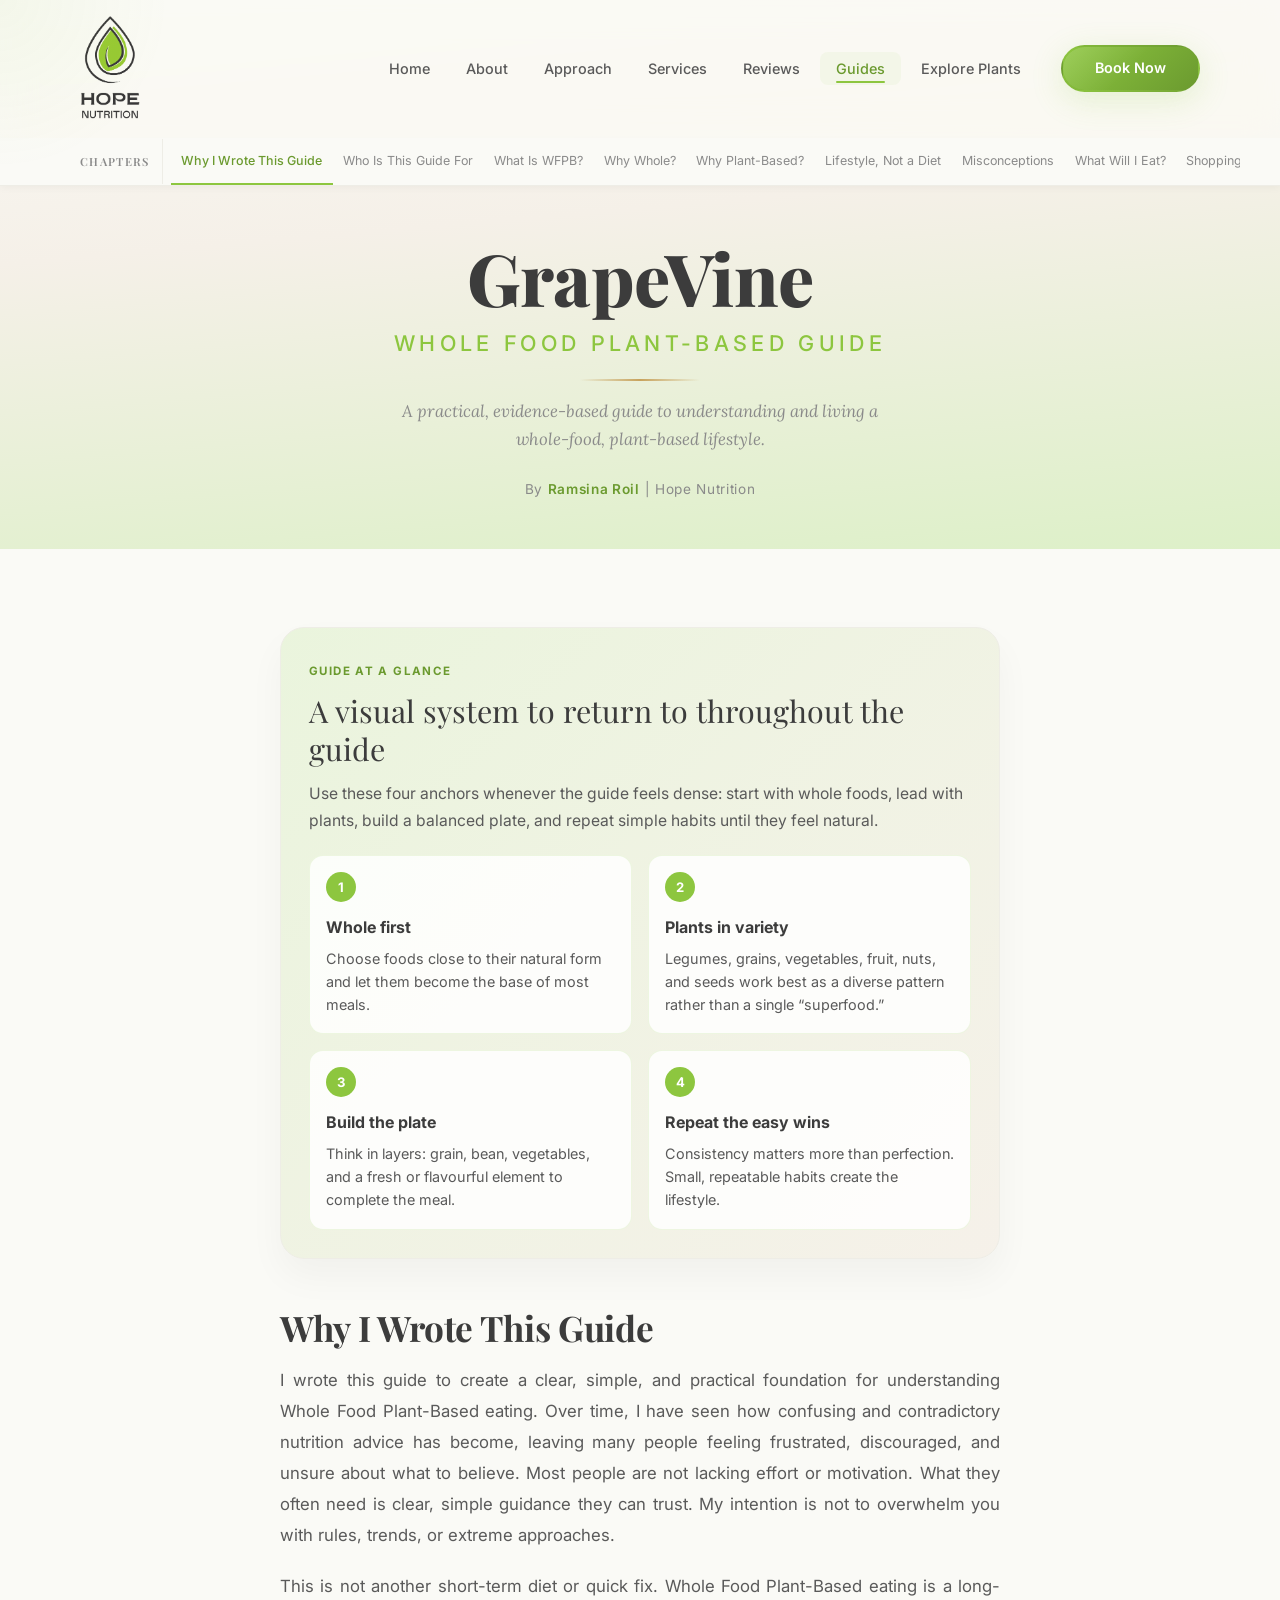
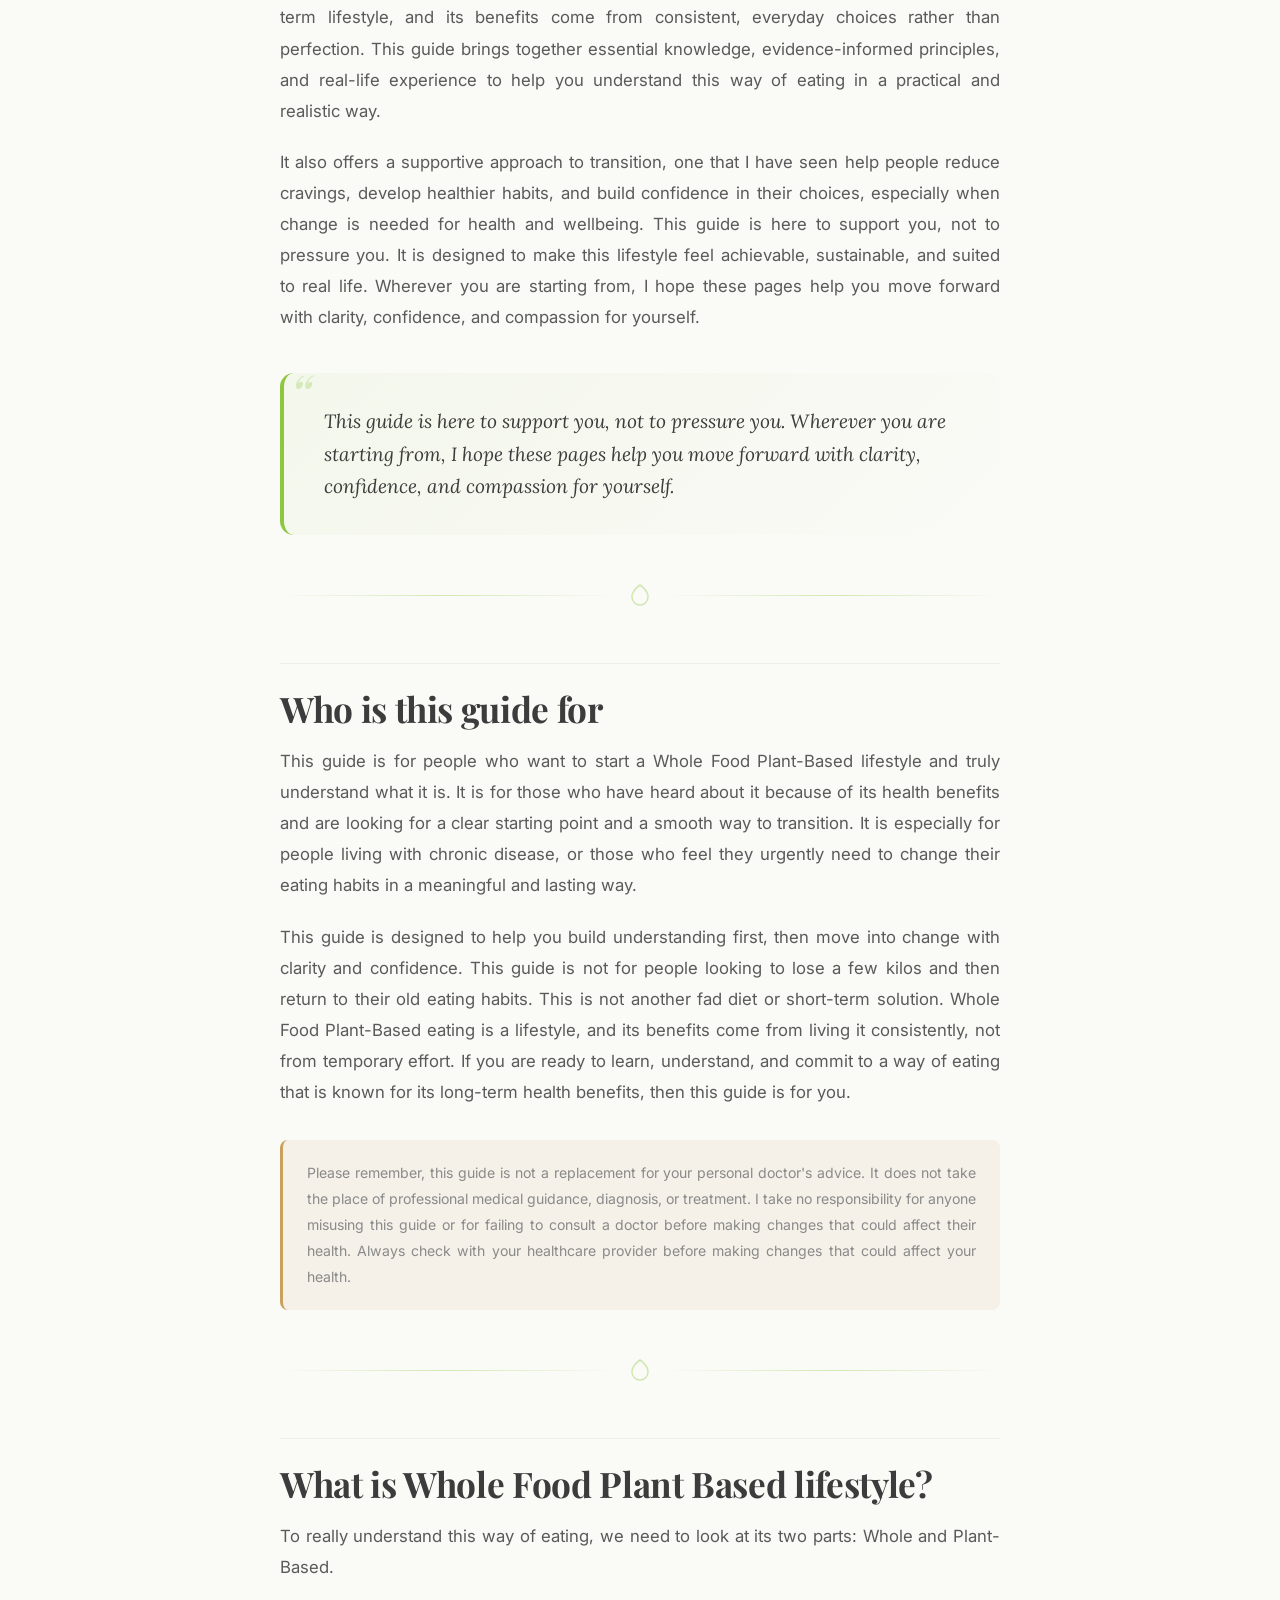
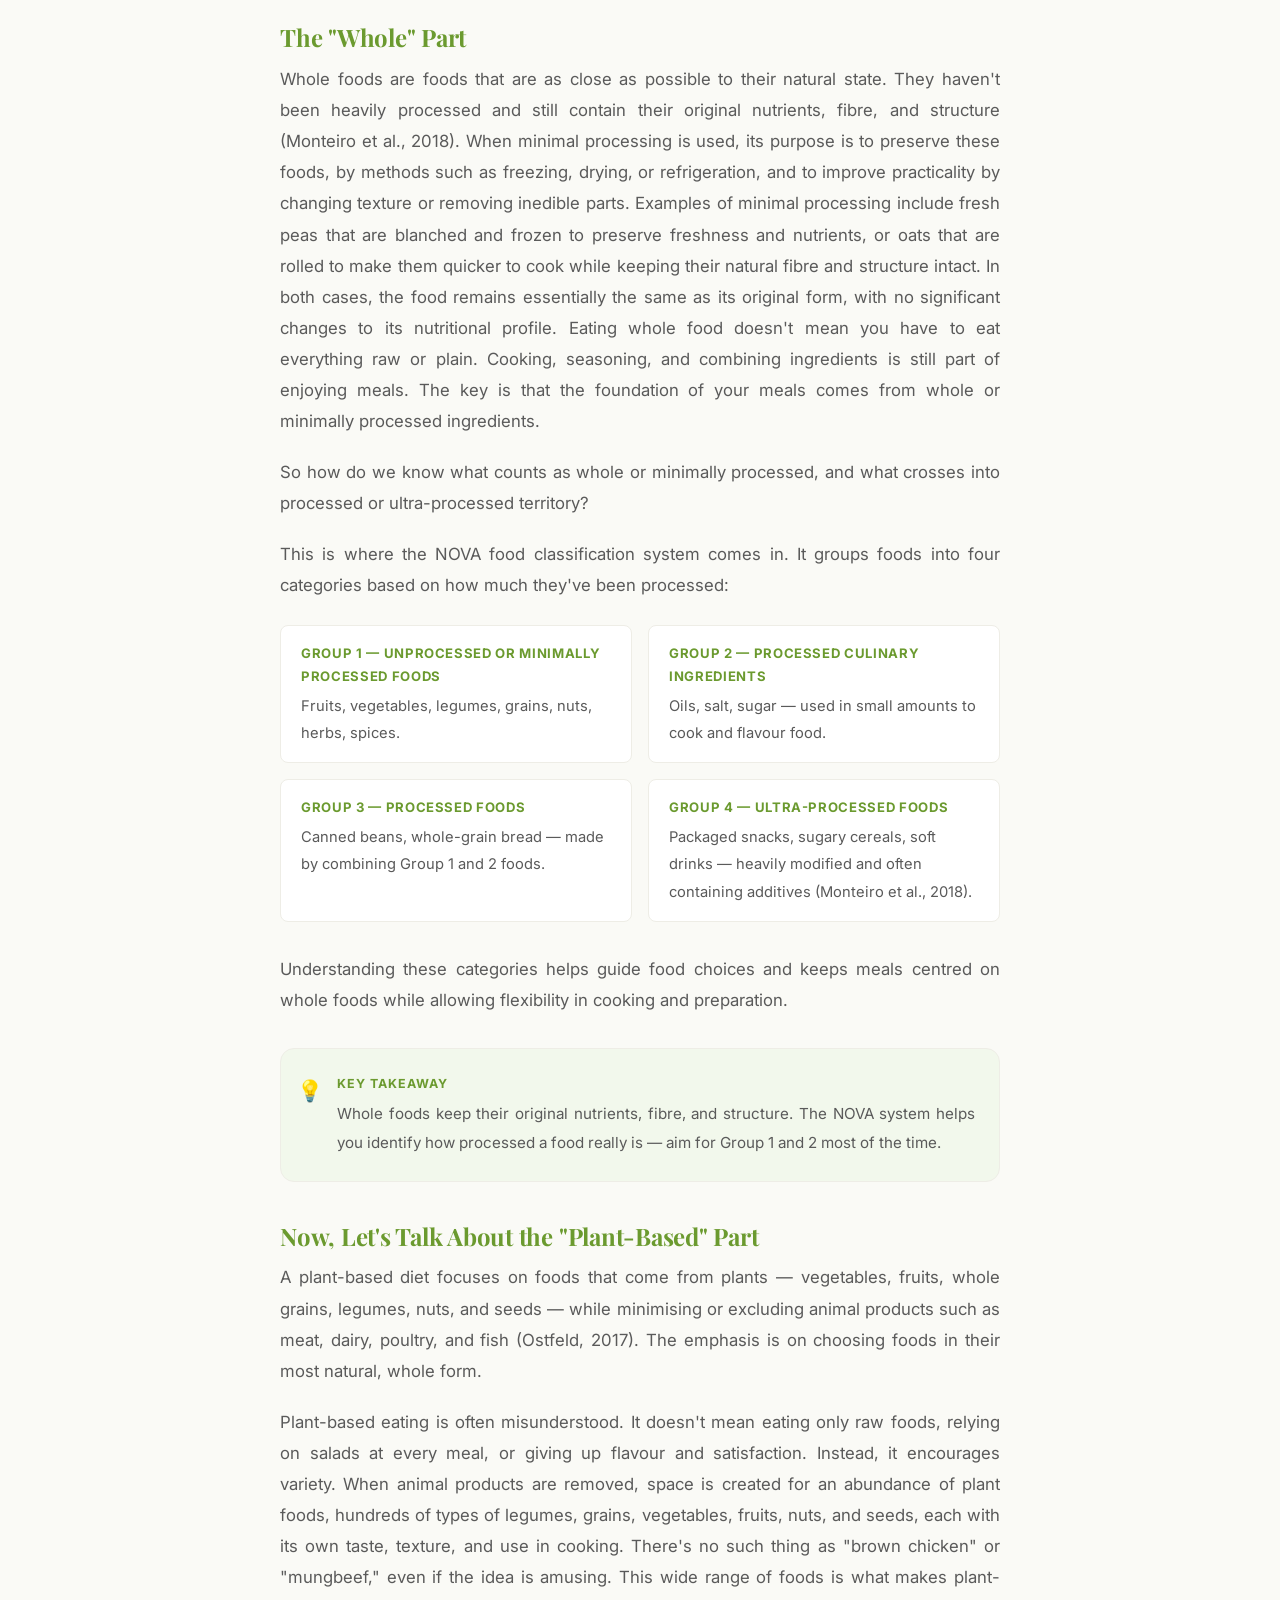
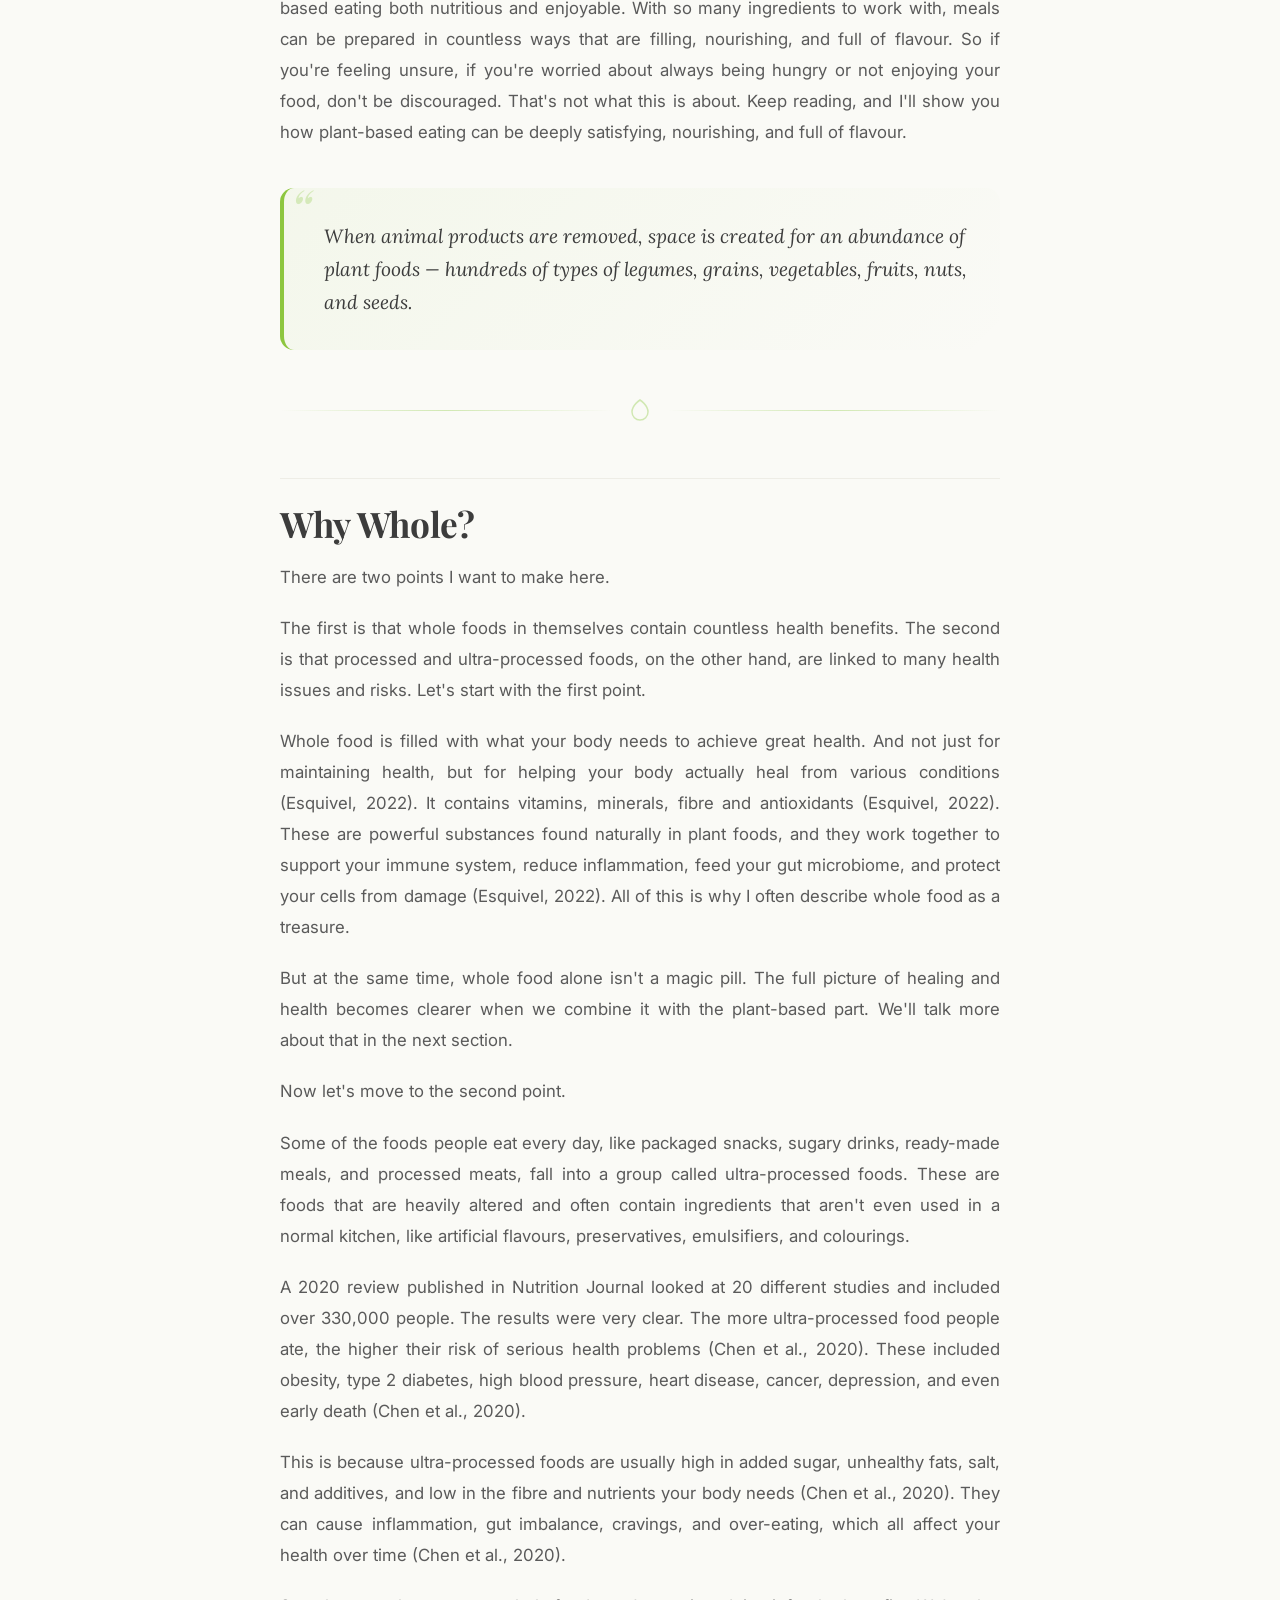
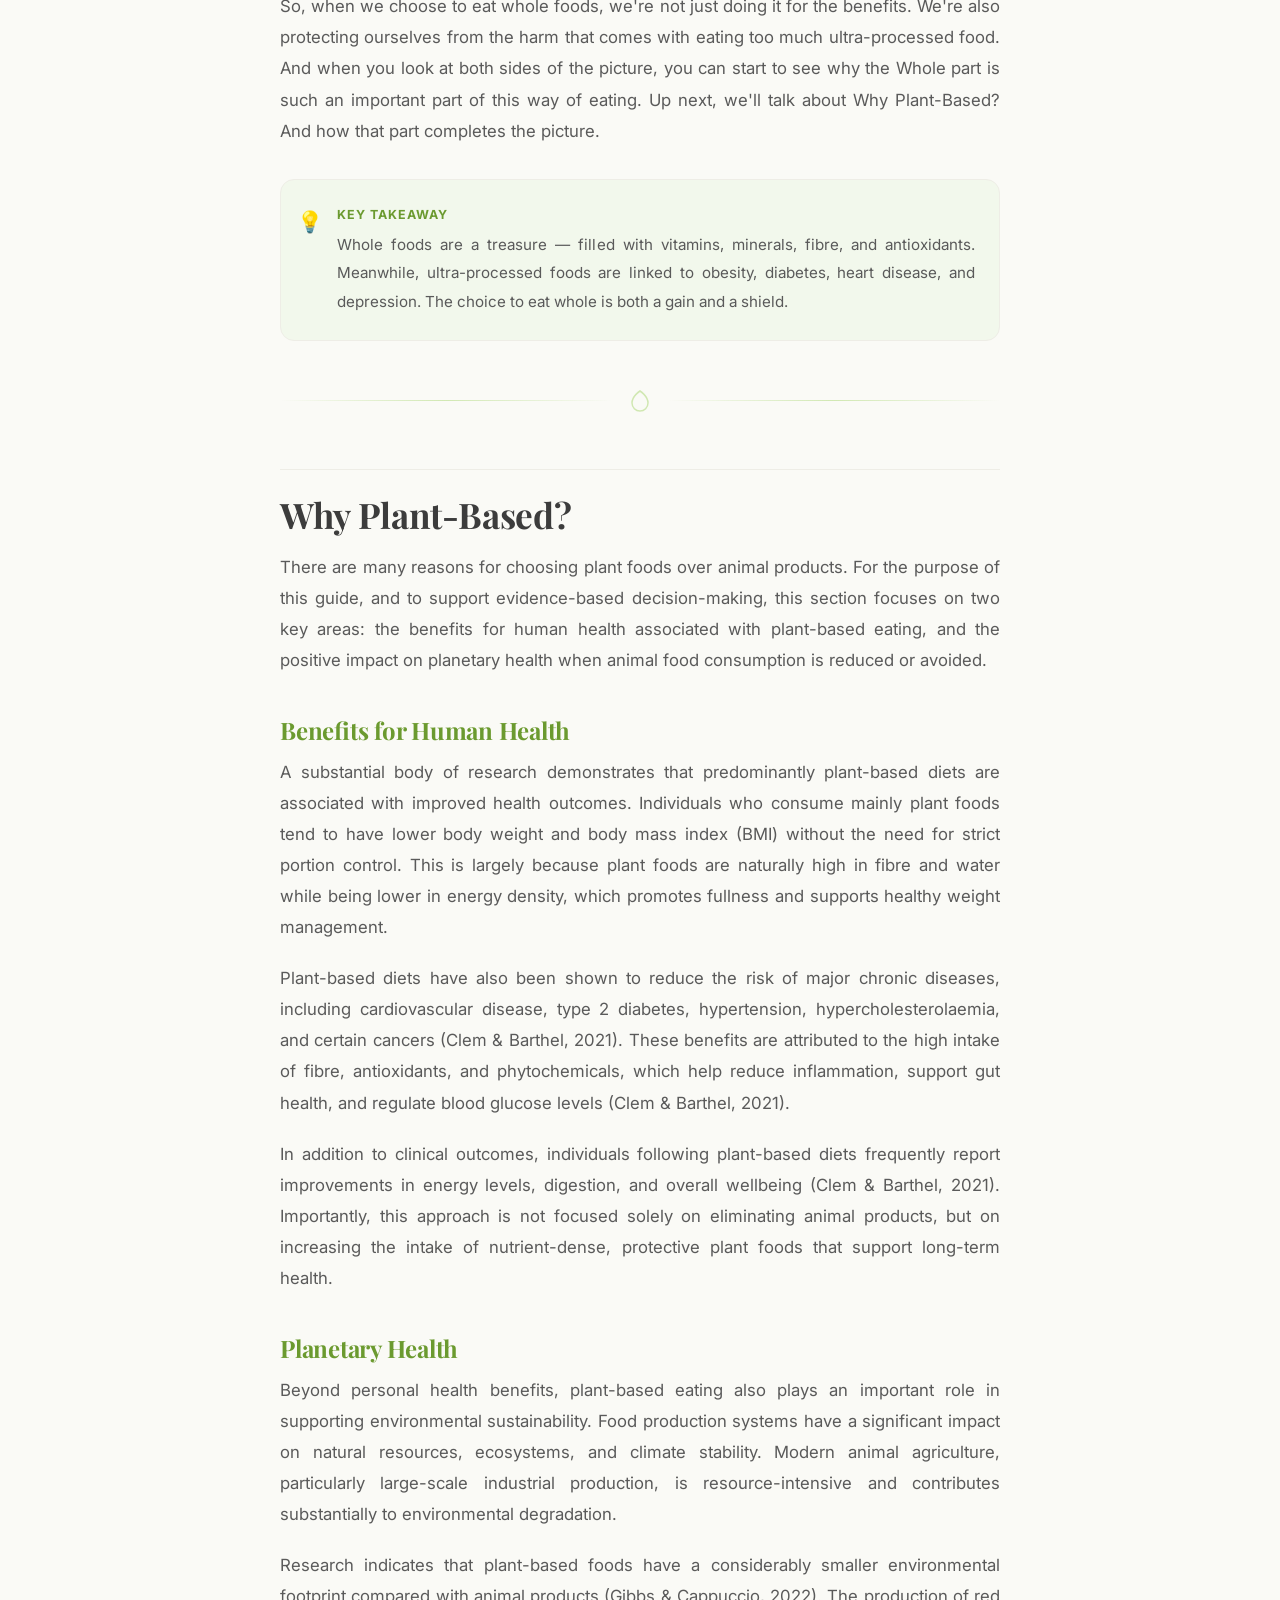
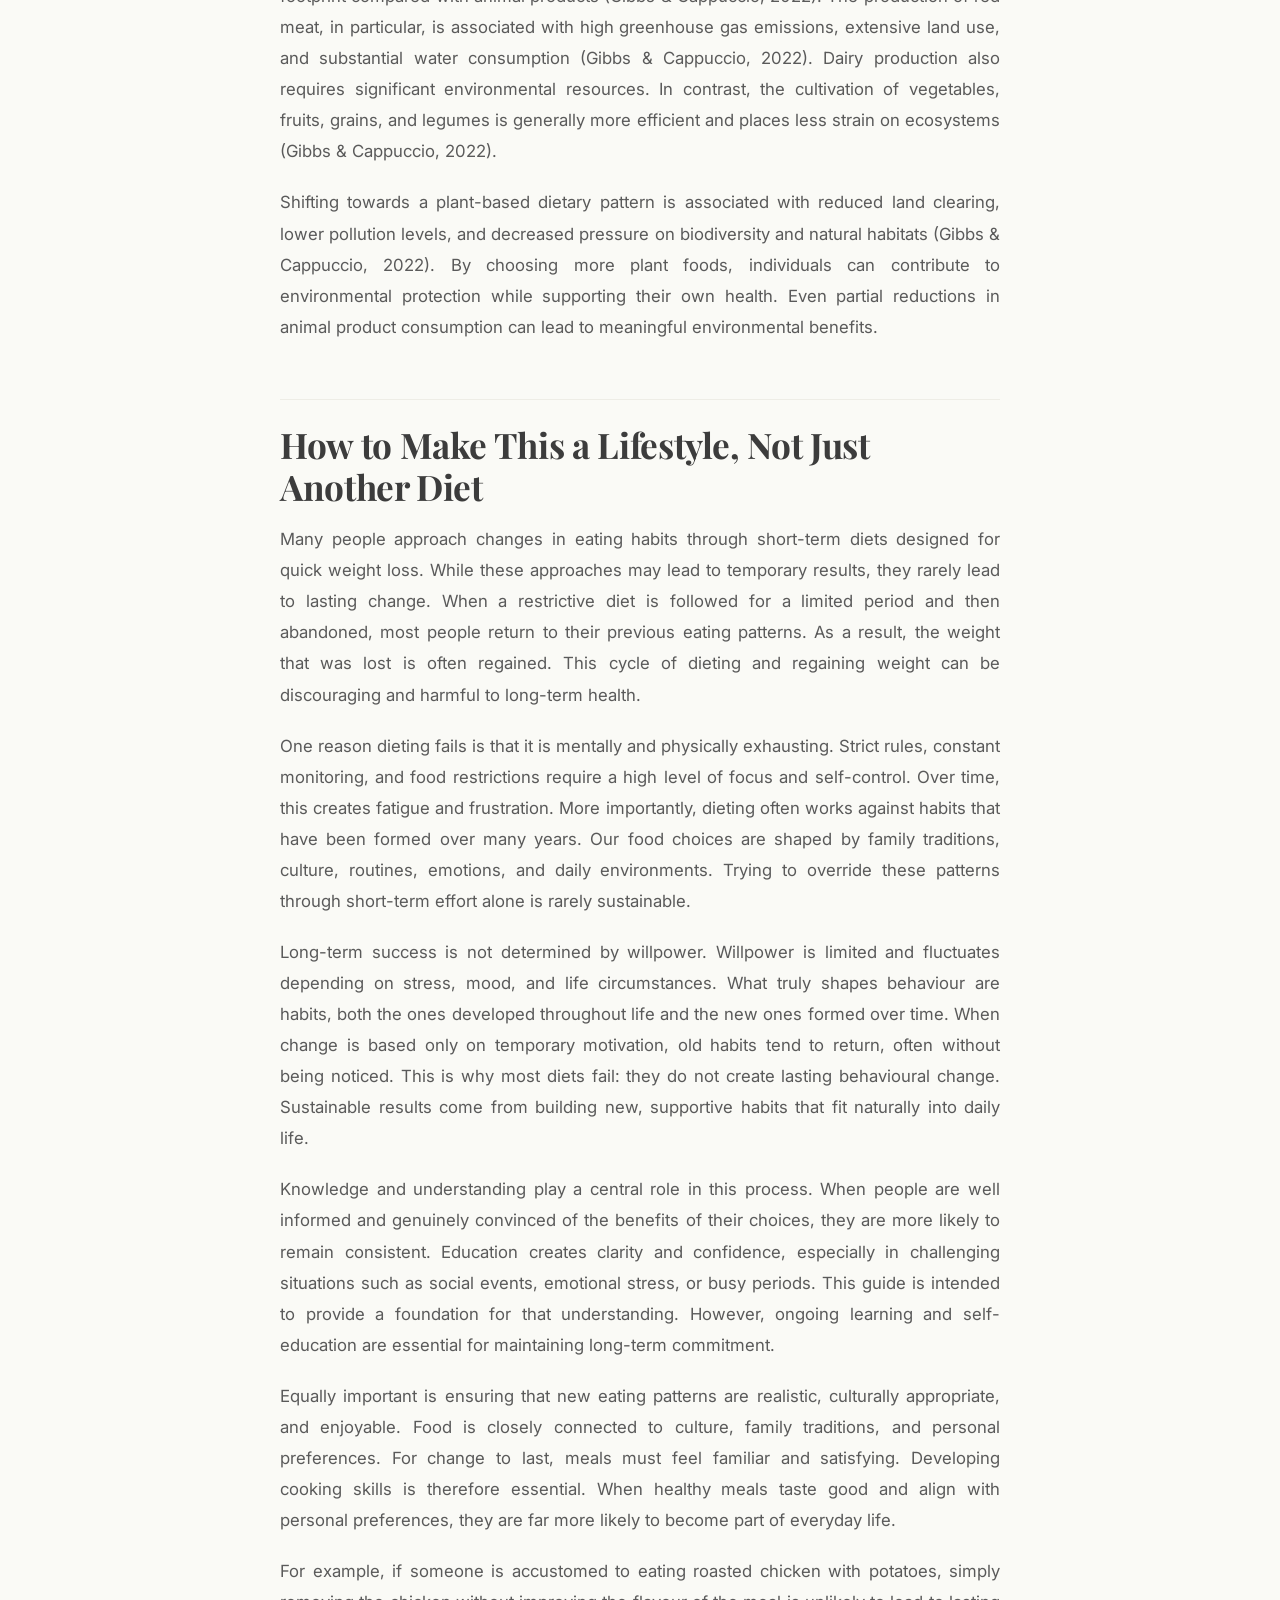
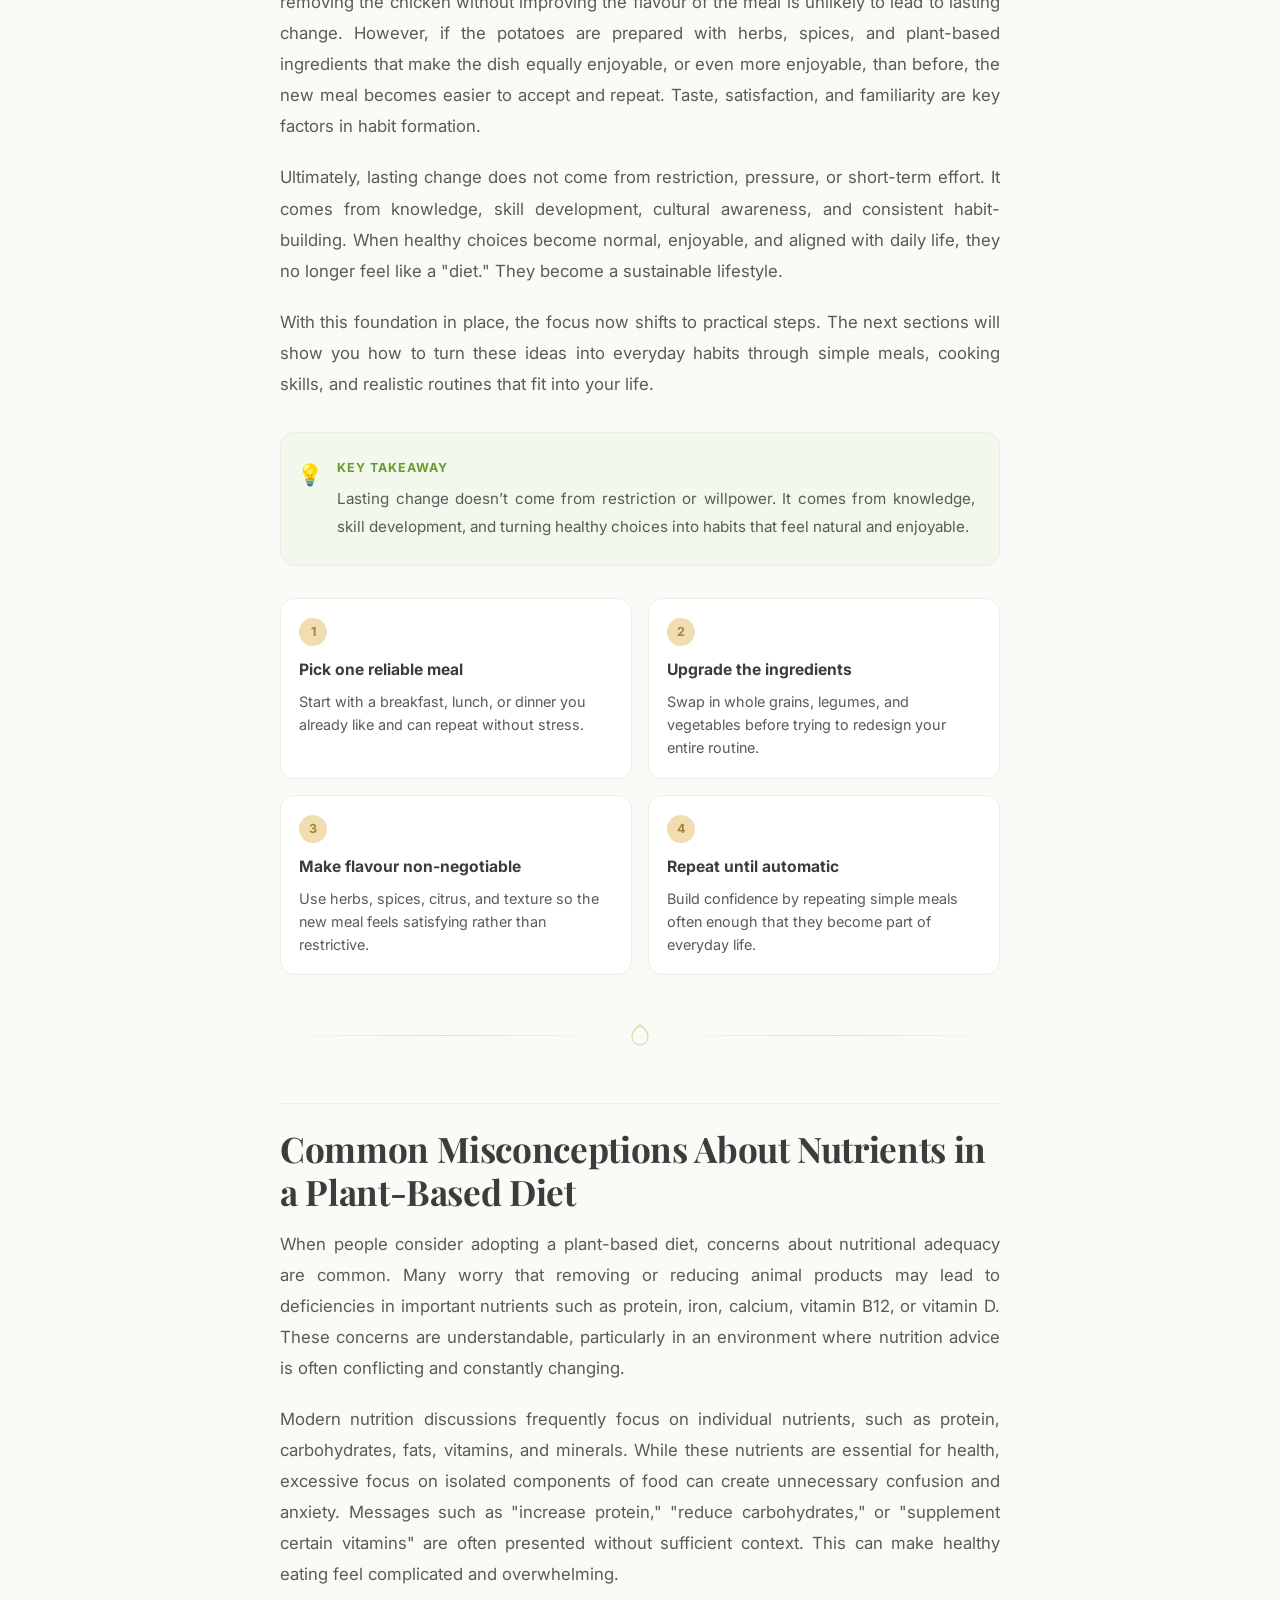
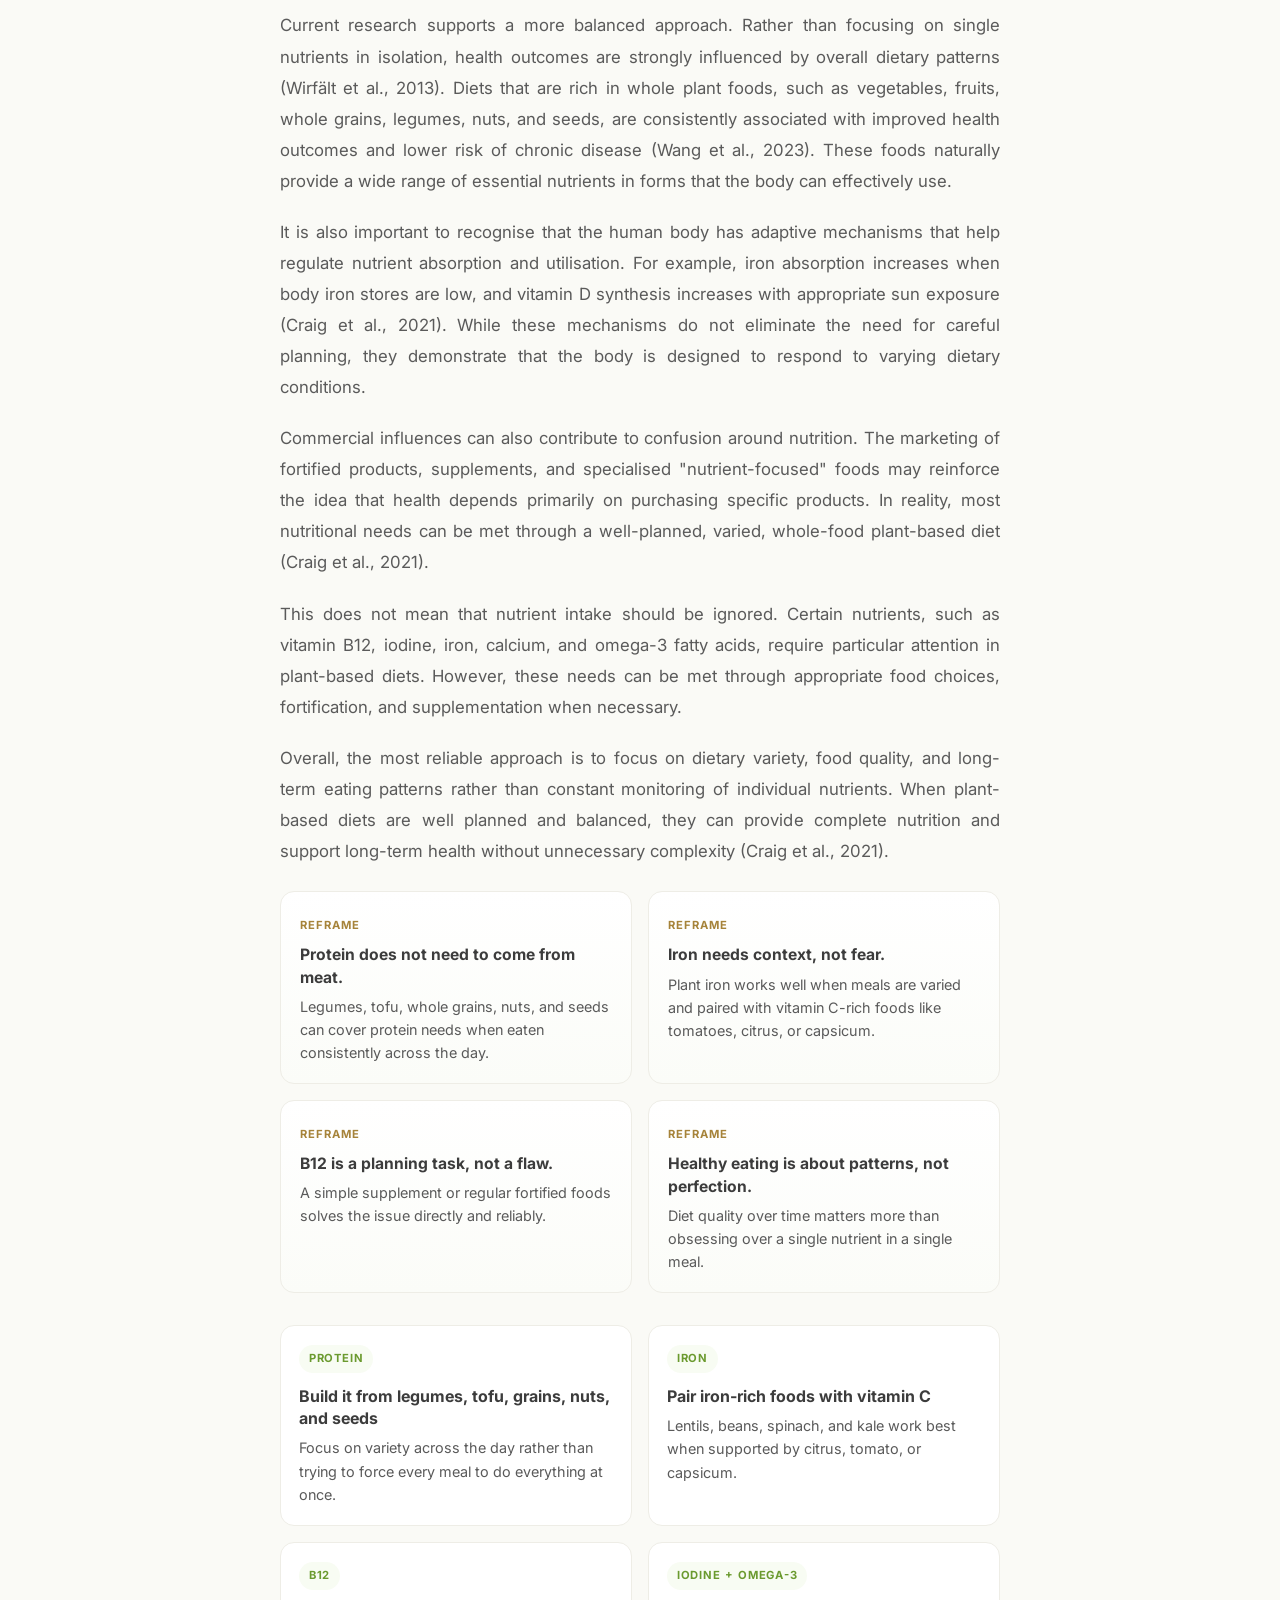
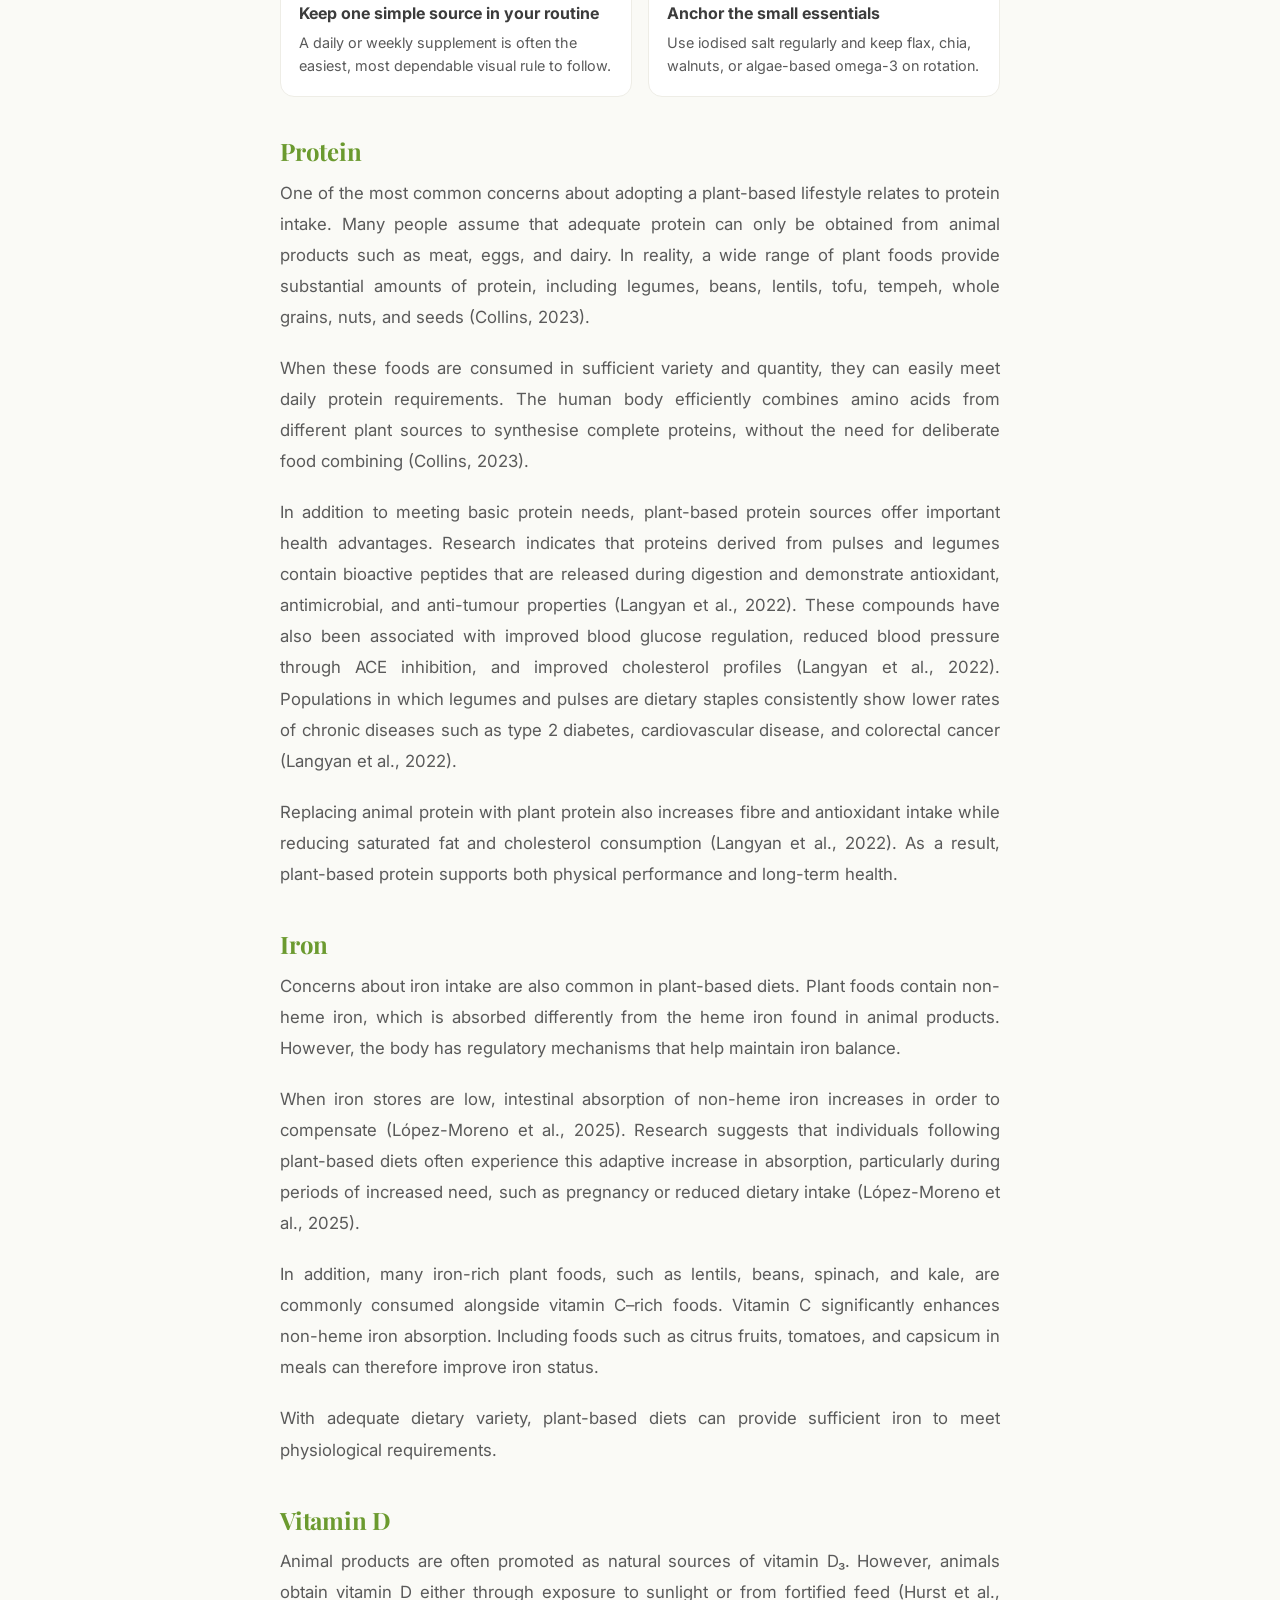
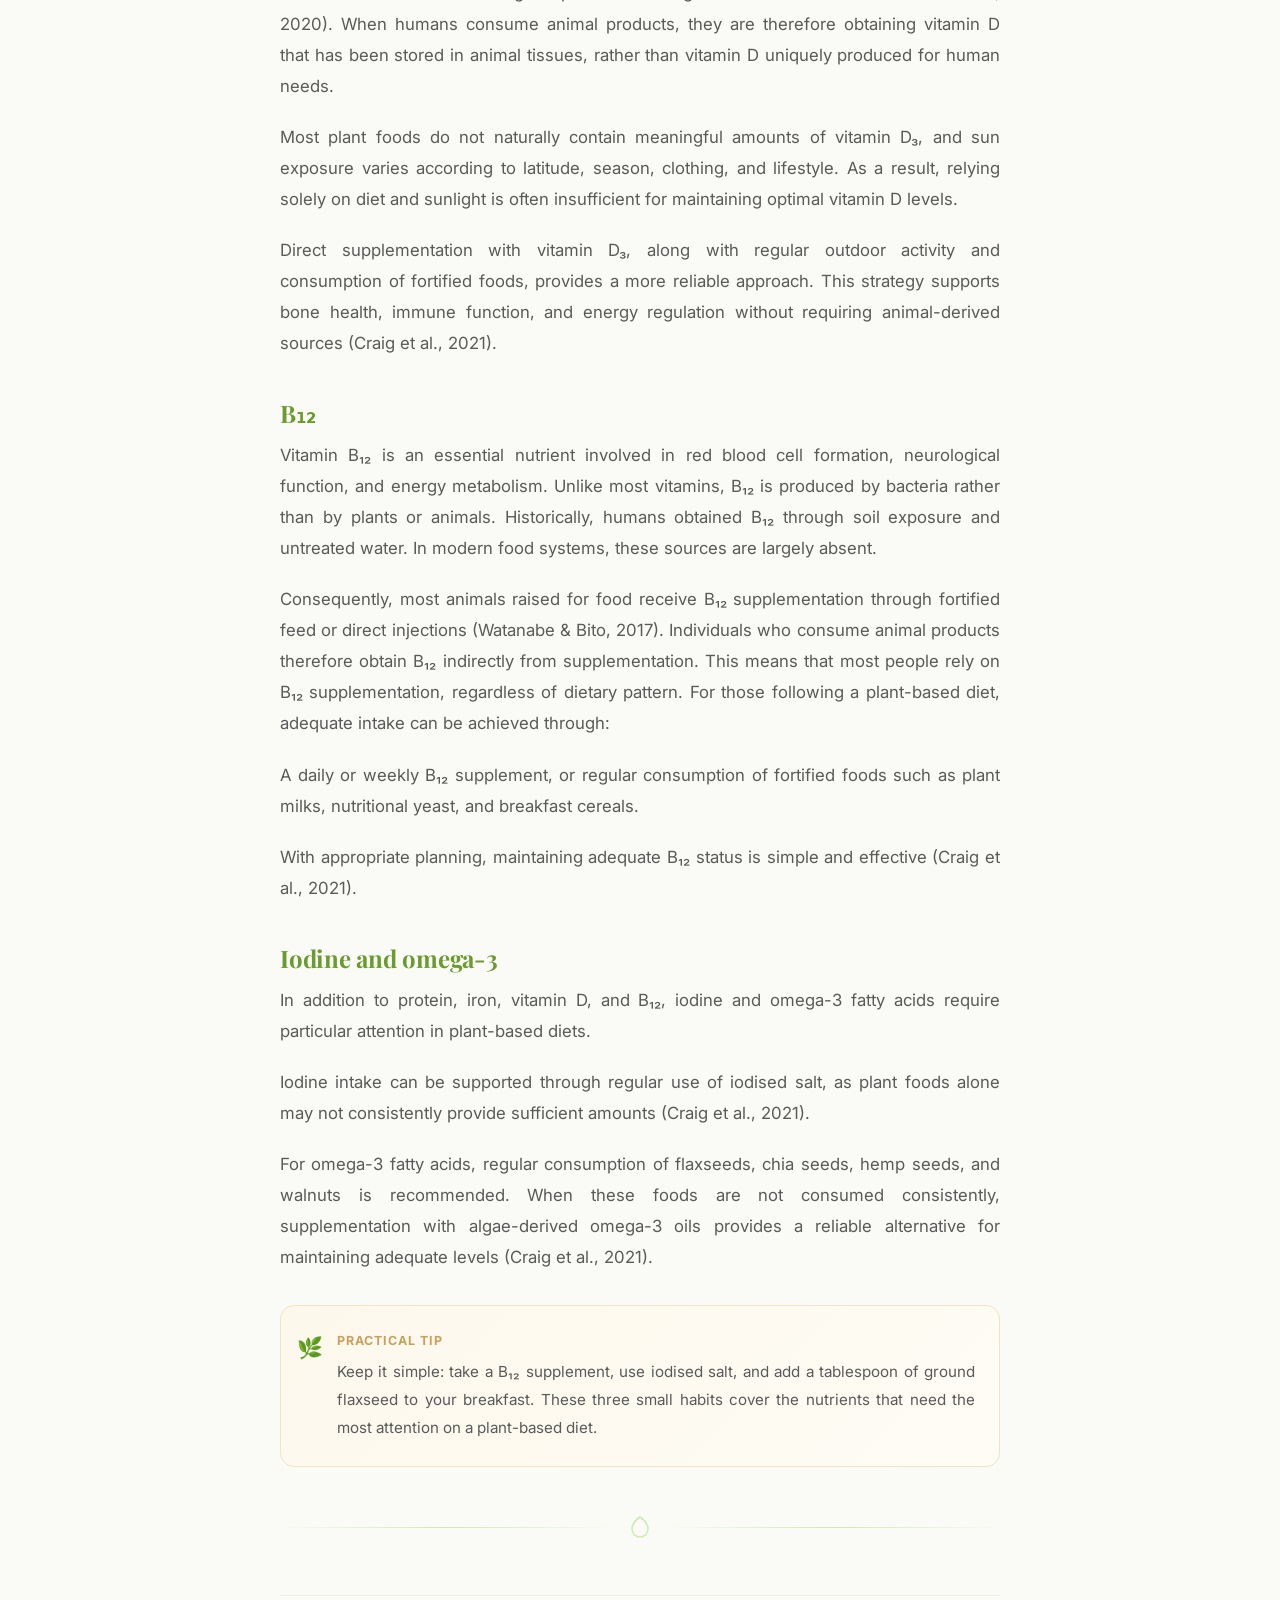
<file: grapevine-read.html>
<!DOCTYPE html>
<html lang="en">
<head>
  <meta charset="UTF-8">
  <meta name="viewport" content="width=device-width, initial-scale=1.0">
  <meta name="description" content="GrapeVine — A whole-food, plant-based guide by Ramsina Roil. Read the full evidence-based guide online.">
  <meta name="keywords" content="GrapeVine guide, plant-based nutrition, whole food, Ramsina Roil, Hope Nutrition, read online">
  <meta name="author" content="Hope Nutrition">
  <meta name="robots" content="index, follow">
  <meta name="theme-color" content="#8DC63F">
  <link rel="canonical" href="https://hopenutrition.com.au/grapevine-read.html">
  <meta property="og:title" content="GrapeVine — Read Online — Hope Nutrition">
  <meta property="og:description" content="Read the full GrapeVine whole-food, plant-based guide online. Evidence-based principles and practical guidance for lasting health.">
  <meta property="og:type" content="article">
  <meta property="og:url" content="https://hopenutrition.com.au/grapevine-read.html">
  <meta property="og:locale" content="en_AU">
  <meta property="og:image" content="https://hopenutrition.com.au/images/logo.png">
  <meta name="twitter:card" content="summary_large_image">
  <meta name="twitter:title" content="GrapeVine — Read Online — Hope Nutrition">
  <meta name="twitter:description" content="Read the full GrapeVine whole-food, plant-based guide online. Evidence-based principles and practical guidance for lasting health.">
  <title>GrapeVine — Read Online — Hope Nutrition</title>

  <script type="application/ld+json">
  {
    "@context": "https://schema.org",
    "@type": "BreadcrumbList",
    "itemListElement": [
      { "@type": "ListItem", "position": 1, "name": "Home", "item": "https://hopenutrition.com.au" },
      { "@type": "ListItem", "position": 2, "name": "Guides", "item": "https://hopenutrition.com.au/booklets.html" },
      { "@type": "ListItem", "position": 3, "name": "GrapeVine — Read Online", "item": "https://hopenutrition.com.au/grapevine-read.html" }
    ]
  }
  </script>

  <script type="application/ld+json">
  {
    "@context": "https://schema.org",
    "@type": "Article",
    "headline": "GrapeVine — Whole Food Plant-Based Guide",
    "description": "A practical, evidence-based guide to understanding and living a whole-food, plant-based lifestyle.",
    "author": {
      "@type": "Person",
      "name": "Ramsina Roil",
      "jobTitle": "Clinical Nutritionist",
      "affiliation": { "@type": "Organization", "name": "Hope Nutrition" }
    },
    "publisher": {
      "@type": "Organization",
      "name": "Hope Nutrition",
      "url": "https://hopenutrition.com.au"
    },
    "mainEntityOfPage": "https://hopenutrition.com.au/grapevine-read.html",
    "inLanguage": "en-AU",
    "datePublished": "2025-01-01",
    "dateModified": "2026-04-14"
  }
  </script>

  <link rel="preconnect" href="https://fonts.googleapis.com">
  <link rel="preconnect" href="https://fonts.gstatic.com" crossorigin>
  <link href="https://fonts.googleapis.com/css2?family=Inter:wght@400;500;600&family=Lora:ital,wght@0,400;1,400&family=Playfair+Display:wght@600;700;800&display=swap" rel="stylesheet">
  <link rel="stylesheet" href="css/style.css">

  <!-- Favicons -->
  <link rel="icon" href="/favicon.ico" sizes="any">
  <link rel="icon" type="image/png" sizes="32x32" href="/images/favicon-32.png">
  <link rel="icon" type="image/png" sizes="16x16" href="/images/favicon-16.png">
  <link rel="apple-touch-icon" href="/images/apple-touch-icon.png">
  <link rel="manifest" href="/manifest.json">

  <!-- Hreflang -->
  <link rel="alternate" hreflang="en" href="https://hopenutrition.com.au/grapevine-read.html">
  <link rel="alternate" hreflang="ar" href="https://hopenutrition.com.au/grapevine-read-ar.html">
  <link rel="alternate" hreflang="x-default" href="https://hopenutrition.com.au/grapevine-read.html">

  <style>
    /* ═══════════════════════════════════════
       GrapeVine Read — Full-width Article
       ═══════════════════════════════════════ */

    /* ─── Sticky Chapter Nav (horizontal bar) ─── */
    .gvr-nav {
      position: fixed;
      top: var(--header-h, 92px);
      left: 0;
      right: 0;
      z-index: 900;
      background: #fafaf6;
      border-bottom: 1px solid var(--color-border-light);
      box-shadow: 0 2px 8px rgba(0,0,0,0.04);
    }

    .gvr-nav__inner {
      max-width: var(--max-width);
      margin: 0 auto;
      padding: 0 var(--container-padding);
      position: relative;
      display: flex;
      align-items: center;
      gap: 0.25rem;
      overflow-x: auto;
      overflow-y: hidden;
      scrollbar-width: none;
      -ms-overflow-style: none;
      cursor: grab;
      -webkit-overflow-scrolling: touch;
    }

    .gvr-nav__inner.is-dragging { cursor: grabbing; }

    .gvr-nav__inner::-webkit-scrollbar { display: none; }

    .gvr-nav__title {
      font-family: var(--font-heading);
      font-size: 0.7rem;
      font-weight: 600;
      text-transform: uppercase;
      letter-spacing: 0.12em;
      color: var(--color-text-muted);
      white-space: nowrap;
      padding: 0.8rem 0.75rem 0.8rem 0;
      border-right: 1px solid var(--color-border-light);
      margin-right: 0.25rem;
    }

    .gvr-nav__list {
      list-style: none;
      padding: 0;
      margin: 0;
      display: flex;
      align-items: center;
      gap: 0;
    }

    .gvr-nav__link {
      display: block;
      padding: 0.75rem 0.65rem;
      font-family: var(--font-body);
      font-size: 0.78rem;
      color: var(--color-text-muted);
      text-decoration: none;
      white-space: nowrap;
      border-bottom: 2px solid transparent;
      transition: color 0.25s ease, border-color 0.25s ease;
    }

    .gvr-nav__link:hover {
      color: var(--color-primary-dark);
    }

    .gvr-nav__link.active {
      color: var(--color-primary-dark);
      border-bottom-color: var(--color-primary);
      font-weight: 500;
    }

    /* ─── Article Body (centered, full-width) ─── */
    .gvr-article {
      max-width: var(--max-width-narrow);
      margin: 0 auto;
      padding: 2rem var(--container-padding) 4rem;
      margin-top: 46px;       /* height of fixed chapter nav */
    }

    .gvr-article h2 {
      font-size: clamp(1.6rem, 3.5vw, 2.2rem);
      color: var(--color-primary-darker);
      margin-top: 3.5rem;
      margin-bottom: 1rem;
      padding-top: 1.5rem;
      border-top: 1px solid var(--color-border-light);
      scroll-margin-top: calc(var(--header-h, 92px) + var(--nav-h, 46px) + 24px);
    }

    .gvr-article h2:first-of-type {
      margin-top: 0;
      border-top: none;
      padding-top: 0;
    }

    .gvr-article h3 {
      font-size: clamp(1.2rem, 2.5vw, 1.5rem);
      color: var(--color-primary-dark);
      margin-top: 2.5rem;
      margin-bottom: 0.75rem;
    }

    .gvr-article h4 {
      font-size: 1.1rem;
      color: var(--color-primary-darker);
      margin-top: 2rem;
      margin-bottom: 0.5rem;
    }

    .gvr-article p {
      font-size: 1.05rem;
      line-height: 1.85;
      color: var(--color-text-secondary);
      margin-bottom: 1.25rem;
      text-align: justify;
    }

    .gvr-article ul, .gvr-article ol {
      padding-left: 1.5rem;
      margin-bottom: 1.5rem;
    }

    .gvr-article ul {
      list-style: disc;
    }

    .gvr-article ol {
      list-style: decimal;
    }

    .gvr-article li {
      font-size: 1.02rem;
      line-height: 1.8;
      color: var(--color-text-secondary);
      margin-bottom: 0.6rem;
      text-align: justify;
    }

    .gvr-article li strong {
      color: var(--color-primary-darker);
    }

    .gvr-article blockquote {
      margin: 2rem 0;
      padding: 1.25rem 1.5rem;
      border-left: 3px solid var(--color-primary);
      background: var(--color-primary-ghost);
      border-radius: 0 var(--radius-sm) var(--radius-sm) 0;
      font-family: var(--font-accent);
      font-style: italic;
      color: var(--color-text-secondary);
    }

    .gvr-article blockquote p {
      margin-bottom: 0;
      font-size: 0.95rem;
    }

    .gvr-article .gvr-disclaimer {
      margin: 2rem 0;
      padding: 1.25rem 1.5rem;
      background: var(--color-bg-warm);
      border-radius: var(--radius-sm);
      border-left: 3px solid var(--color-accent);
    }

    .gvr-article .gvr-disclaimer p {
      font-size: 0.88rem;
      color: var(--color-text-muted);
      margin-bottom: 0;
    }

    /* ─── NOVA Table ─── */
    .gvr-nova-grid {
      display: grid;
      grid-template-columns: 1fr 1fr;
      gap: 1rem;
      margin: 1.5rem 0 2rem;
    }

    .gvr-nova-item {
      padding: 1rem 1.25rem;
      border-radius: var(--radius-sm);
      background: var(--color-surface);
      border: 1px solid var(--color-border-light);
    }

    .gvr-nova-item strong {
      display: block;
      font-size: 0.82rem;
      text-transform: uppercase;
      letter-spacing: 0.05em;
      color: var(--color-primary-dark);
      margin-bottom: 0.3rem;
    }

    .gvr-nova-item span {
      font-size: 0.92rem;
      color: var(--color-text-secondary);
      line-height: 1.5;
    }

    /* ─── Plate Builder ─── */
    .gvr-plate {
      display: grid;
      grid-template-columns: auto 1fr;
      gap: 0.75rem 1rem;
      margin: 1.5rem 0 2rem;
      padding: 1.5rem;
      background: var(--color-bg-cool);
      border-radius: var(--radius-md);
    }

    .gvr-plate-step {
      display: flex;
      align-items: center;
      justify-content: center;
      width: 32px;
      height: 32px;
      border-radius: 50%;
      background: var(--color-primary);
      color: white;
      font-weight: 600;
      font-size: 0.85rem;
    }

    .gvr-plate-text {
      display: flex;
      align-items: center;
      font-size: 1rem;
      color: var(--color-text-secondary);
    }

    .gvr-plate-text strong {
      color: var(--color-primary-darker);
      margin-right: 0.4rem;
    }

    /* ─── Guide At-a-Glance ─── */
    .gvr-atlas {
      margin: 0 0 3rem;
      padding: 1.75rem;
      background: linear-gradient(135deg, rgba(221, 240, 200, 0.55) 0%, rgba(245, 240, 232, 0.9) 100%);
      border: 1px solid var(--color-border-light);
      border-radius: var(--radius-lg);
      box-shadow: 0 18px 36px rgba(0,0,0,0.04);
    }

    .gvr-atlas__eyebrow {
      display: inline-block;
      font-size: 0.72rem;
      font-weight: 700;
      letter-spacing: 0.12em;
      text-transform: uppercase;
      color: var(--color-primary-dark);
      margin-bottom: 0.65rem;
    }

    .gvr-atlas__title {
      font-family: var(--font-heading);
      font-size: clamp(1.45rem, 2.6vw, 1.9rem);
      color: var(--color-primary-darker);
      line-height: 1.25;
      margin-bottom: 0.75rem;
    }

    .gvr-atlas__intro {
      font-size: 0.98rem !important;
      line-height: 1.75 !important;
      color: var(--color-text-secondary);
      margin-bottom: 1.25rem !important;
      text-align: left !important;
    }

    .gvr-atlas__grid {
      display: grid;
      grid-template-columns: repeat(2, 1fr);
      gap: 1rem;
    }

    .gvr-atlas__card {
      background: rgba(255, 255, 255, 0.84);
      border: 1px solid rgba(141, 198, 63, 0.14);
      border-radius: var(--radius-md);
      padding: 1rem 1rem 1.1rem;
    }

    .gvr-atlas__step {
      display: inline-flex;
      align-items: center;
      justify-content: center;
      width: 30px;
      height: 30px;
      border-radius: 50%;
      background: var(--color-primary);
      color: var(--color-white);
      font-size: 0.82rem;
      font-weight: 700;
      margin-bottom: 0.75rem;
    }

    .gvr-atlas__card strong {
      display: block;
      font-size: 1rem;
      color: var(--color-primary-darker);
      margin-bottom: 0.35rem;
    }

    .gvr-atlas__card p {
      font-size: 0.9rem !important;
      line-height: 1.6 !important;
      color: var(--color-text-secondary);
      margin-bottom: 0 !important;
      text-align: left !important;
    }

    /* ─── Habit Roadmap ─── */
    .gvr-roadmap {
      display: grid;
      grid-template-columns: repeat(2, 1fr);
      gap: 1rem;
      margin: 2rem 0 2.25rem;
    }

    .gvr-roadmap__step {
      padding: 1.15rem;
      background: var(--color-surface);
      border: 1px solid var(--color-border-light);
      border-radius: var(--radius-md);
    }

    .gvr-roadmap__step span {
      display: inline-flex;
      align-items: center;
      justify-content: center;
      width: 28px;
      height: 28px;
      border-radius: 50%;
      background: var(--color-accent-light);
      color: var(--color-accent-dark);
      font-size: 0.78rem;
      font-weight: 700;
      margin-bottom: 0.7rem;
    }

    .gvr-roadmap__step strong {
      display: block;
      font-size: 0.98rem;
      color: var(--color-primary-darker);
      margin-bottom: 0.4rem;
    }

    .gvr-roadmap__step p {
      font-size: 0.9rem !important;
      line-height: 1.6 !important;
      color: var(--color-text-secondary);
      margin-bottom: 0 !important;
      text-align: left !important;
    }

    /* ─── Nutrient Spotlights ─── */
    .gvr-spotlight-grid {
      display: grid;
      grid-template-columns: repeat(2, 1fr);
      gap: 1rem;
      margin: 1.75rem 0 2rem;
    }

    .gvr-spotlight {
      padding: 1.1rem 1.15rem;
      background: var(--color-surface);
      border: 1px solid var(--color-border-light);
      border-radius: var(--radius-md);
    }

    .gvr-spotlight__label {
      display: inline-block;
      padding: 0.28rem 0.58rem;
      border-radius: var(--radius-full);
      background: var(--color-primary-ghost);
      color: var(--color-primary-dark);
      font-size: 0.7rem;
      font-weight: 700;
      letter-spacing: 0.08em;
      text-transform: uppercase;
      margin-bottom: 0.75rem;
    }

    .gvr-spotlight__title {
      display: block;
      font-size: 1rem;
      color: var(--color-primary-darker);
      margin-bottom: 0.4rem;
      line-height: 1.4;
    }

    .gvr-spotlight p {
      font-size: 0.9rem !important;
      line-height: 1.65 !important;
      color: var(--color-text-secondary);
      margin-bottom: 0 !important;
      text-align: left !important;
    }

    /* ─── Myth Reframes ─── */
    .gvr-myth-grid {
      display: grid;
      grid-template-columns: repeat(2, 1fr);
      gap: 1rem;
      margin: 1.5rem 0 2rem;
    }

    .gvr-myth {
      padding: 1.15rem 1.2rem;
      border-radius: var(--radius-md);
      border: 1px solid var(--color-border-light);
      background: linear-gradient(180deg, var(--color-surface) 0%, #fbfcf8 100%);
    }

    .gvr-myth__tag {
      display: inline-block;
      font-size: 0.7rem;
      font-weight: 700;
      letter-spacing: 0.08em;
      text-transform: uppercase;
      color: var(--color-accent-dark);
      margin-bottom: 0.55rem;
    }

    .gvr-myth strong {
      display: block;
      font-size: 0.98rem;
      color: var(--color-primary-darker);
      margin-bottom: 0.35rem;
      line-height: 1.45;
    }

    .gvr-myth p {
      font-size: 0.9rem !important;
      line-height: 1.6 !important;
      color: var(--color-text-secondary);
      margin-bottom: 0 !important;
      text-align: left !important;
    }

    /* ─── Shopping Toolkit ─── */
    .gvr-shopping-grid {
      display: grid;
      grid-template-columns: repeat(2, 1fr);
      gap: 1rem;
      margin: 1.75rem 0 2rem;
    }

    .gvr-shopping-card {
      padding: 1.15rem;
      background: var(--color-bg-cool);
      border: 1px solid var(--color-border-light);
      border-radius: var(--radius-md);
    }

    .gvr-shopping-card strong {
      display: block;
      font-size: 0.98rem;
      color: var(--color-primary-darker);
      margin-bottom: 0.35rem;
    }

    .gvr-shopping-card p {
      font-size: 0.9rem !important;
      line-height: 1.6 !important;
      color: var(--color-text-secondary);
      margin-bottom: 0 !important;
      text-align: left !important;
    }

    /* ─── Resources ─── */
    .gvr-resource-list {
      list-style: none !important;
      padding-left: 0 !important;
      margin: 1.5rem 0;
    }

    .gvr-resource-list li {
      padding: 1rem 1.25rem;
      background: var(--color-surface);
      border: 1px solid var(--color-border-light);
      border-radius: var(--radius-sm);
      margin-bottom: 0.75rem;
    }

    .gvr-resource-list li strong {
      display: block;
      color: var(--color-primary-darker);
      margin-bottom: 0.2rem;
    }

    .gvr-resource-list li em {
      font-size: 0.92rem;
      color: var(--color-text-muted);
    }

    /* ─── References ─── */
    .gvr-references {
      margin-top: 2rem;
      padding-top: 1.5rem;
      border-top: 1px solid var(--color-border-light);
    }

    .gvr-references p {
      font-size: 0.85rem;
      line-height: 1.6;
      color: var(--color-text-muted);
      margin-bottom: 0.75rem;
      word-break: break-word;
    }

    /* ─── Progress Bar ─── */
    .gvr-progress {
      position: fixed;
      top: 0;
      left: 0;
      width: 0%;
      height: 3px;
      background: linear-gradient(90deg, var(--color-primary), var(--color-primary-light));
      z-index: 1000;
      transition: width 0.1s linear;
    }

    /* ─── Cover / Hero ─── */
    .gvr-hero {
      text-align: center;
      padding: calc(var(--header-h, 92px) + var(--nav-h, 46px) + 3rem) 2rem 3rem;
      background: linear-gradient(175deg, var(--color-bg) 0%, var(--color-bg-warm) 40%, var(--color-primary-lighter) 100%);
    }

    .gvr-hero h1 {
      font-size: clamp(2.5rem, 7vw, 4.5rem);
      font-weight: 800;
      color: var(--color-primary-darker);
      margin-bottom: 0.3em;
    }

    .gvr-hero h1 span {
      display: block;
      font-size: 0.3em;
      font-family: var(--font-body);
      font-weight: 500;
      letter-spacing: 0.2em;
      text-transform: uppercase;
      color: var(--color-primary);
      margin-top: 0.5em;
    }

    .gvr-hero-divider {
      width: 120px;
      height: 2px;
      background: linear-gradient(90deg, transparent, var(--color-accent), transparent);
      margin: 1rem auto;
    }

    .gvr-hero p {
      font-family: var(--font-accent);
      font-style: italic;
      color: var(--color-text-muted);
      font-size: 1.05rem;
      max-width: 500px;
      margin: 0 auto 1.5rem;
    }

    .gvr-hero-author {
      font-size: 0.85rem;
      color: var(--color-text-muted);
      letter-spacing: 0.05em;
    }

    .gvr-hero-author strong {
      color: var(--color-primary-dark);
      font-weight: 600;
    }

    /* ─── Responsive ─── */
    @media (max-width: 600px) {
      .gvr-nav__title { display: none; }
      .gvr-nav__link { font-size: 0.72rem; padding: 0.7rem 0.5rem; }
      .gvr-hero { padding: calc(var(--header-h, 92px) + var(--nav-h, 46px) + 1.5rem) 1.25rem 2rem; }
      .gvr-article h2 { margin-top: 2.5rem; scroll-margin-top: calc(var(--header-h, 92px) + var(--nav-h, 46px) + 16px); }
      .gvr-nova-grid { grid-template-columns: 1fr; }
      .gvr-atlas { padding: 1.25rem; }
      .gvr-atlas__grid,
      .gvr-roadmap,
      .gvr-spotlight-grid,
      .gvr-myth-grid,
      .gvr-shopping-grid { grid-template-columns: 1fr; }
      .gvr-pullquote { font-size: 1.1rem; padding: 1.5rem; }
      .gvr-keypoint { padding: 1.25rem 1.25rem 1.25rem 3rem; }
      .gvr-tip { padding: 1.25rem 1.25rem 1.25rem 3rem; }
    }

    /* ─── Pull Quotes ─── */
    .gvr-pullquote {
      position: relative;
      margin: 2.5rem 0;
      padding: 2rem 2rem 2rem 2.5rem;
      font-family: var(--font-accent);
      font-size: 1.2rem;
      font-style: italic;
      line-height: 1.7;
      color: var(--color-primary-darker);
      background: linear-gradient(135deg, var(--color-primary-ghost) 0%, transparent 100%);
      border-radius: var(--radius-md);
      border-left: 4px solid var(--color-primary);
    }

    .gvr-pullquote::before {
      content: '\201C';
      position: absolute;
      top: -0.15em;
      left: 0.3rem;
      font-size: 3.5rem;
      color: var(--color-primary-light);
      font-family: var(--font-heading);
      line-height: 1;
      opacity: 0.4;
    }

    /* ─── Key Takeaway Box ─── */
    .gvr-keypoint {
      margin: 2rem 0;
      padding: 1.5rem 1.5rem 1.5rem 3.5rem;
      background: var(--color-bg-cool);
      border-radius: var(--radius-md);
      border: 1px solid var(--color-border-light);
      position: relative;
    }

    .gvr-keypoint::before {
      content: '💡';
      position: absolute;
      left: 1rem;
      top: 1.5rem;
      font-size: 1.3rem;
    }

    .gvr-keypoint strong {
      display: block;
      font-size: 0.78rem;
      text-transform: uppercase;
      letter-spacing: 0.08em;
      color: var(--color-primary-dark);
      margin-bottom: 0.4rem;
    }

    .gvr-keypoint p {
      font-size: 0.95rem !important;
      margin-bottom: 0 !important;
      color: var(--color-text-secondary);
    }

    /* ─── Tip Box ─── */
    .gvr-tip {
      margin: 2rem 0;
      padding: 1.5rem 1.5rem 1.5rem 3.5rem;
      background: linear-gradient(135deg, #fdf8ec 0%, #fefcf5 100%);
      border-radius: var(--radius-md);
      border: 1px solid #f0e4c4;
      position: relative;
    }

    .gvr-tip::before {
      content: '🌿';
      position: absolute;
      left: 1rem;
      top: 1.5rem;
      font-size: 1.3rem;
    }

    .gvr-tip strong {
      display: block;
      font-size: 0.78rem;
      text-transform: uppercase;
      letter-spacing: 0.08em;
      color: var(--color-accent);
      margin-bottom: 0.4rem;
    }

    .gvr-tip p {
      font-size: 0.95rem !important;
      margin-bottom: 0 !important;
      color: var(--color-text-secondary);
    }

    /* ─── Chapter Divider ─── */
    .gvr-chapter-divider {
      display: flex;
      align-items: center;
      justify-content: center;
      gap: 1rem;
      margin: 3rem 0 0;
      color: var(--color-primary-light);
      opacity: 0.5;
    }

    .gvr-chapter-divider::before,
    .gvr-chapter-divider::after {
      content: '';
      flex: 1;
      height: 1px;
      background: linear-gradient(90deg, transparent, var(--color-primary-light), transparent);
    }

    .gvr-chapter-divider svg {
      width: 24px;
      height: 24px;
      flex-shrink: 0;
    }
  </style>
</head>
<body>
  <a href="#main-content" class="skip-link">Skip to main content</a>

  <!-- Reading progress bar -->
  <div class="gvr-progress" id="gvrProgress"></div>

  <!-- ========== HEADER ========== -->
  <header class="header" role="banner">
    <div class="header__inner">
      <a href="index.html" class="header__logo" aria-label="Hope Nutrition Home">
        <img src="images/logo.png" alt="Hope Nutrition leaf logo" class="logo-icon">
      </a>
      <nav class="nav" role="navigation" aria-label="Main navigation">
        <div class="nav__drawer" aria-hidden="true">
          <ul class="nav__list">
            <li><a href="index.html" class="nav__link">Home</a></li>
            <li><a href="index.html#about" class="nav__link">About</a></li>
            <li><a href="index.html#pillars" class="nav__link">Approach</a></li>
            <li><a href="index.html#services" class="nav__link">Services</a></li>
            <li><a href="index.html#testimonials" class="nav__link">Reviews</a></li>
            <li><a href="booklets.html" class="nav__link nav__link--active">Guides</a></li>
            <li><a href="explore-plants.html" class="nav__link">Explore Plants</a></li>
          </ul>
          <a href="https://app.squareup.com/appointments/book/omzgfrghou5f38/LFP9SFMS7XYZB/start" class="nav__mobile-cta" target="_blank" rel="noopener noreferrer">Book Now</a>
        </div>
        <a href="https://app.squareup.com/appointments/book/omzgfrghou5f38/LFP9SFMS7XYZB/start" class="btn btn--primary" target="_blank" rel="noopener noreferrer">Book Now</a>
        <button class="nav-toggle" aria-label="Toggle menu" aria-expanded="false">
          <span></span>
          <span></span>
          <span></span>
        </button>
      </nav>
    </div>
  </header>

  <main id="main-content">

  <!-- ========== ARTICLE HERO ========== -->
  <section class="gvr-hero">
    <h1>GrapeVine<span>Whole Food Plant-Based Guide</span></h1>
    <div class="gvr-hero-divider"></div>
    <p>A practical, evidence-based guide to understanding and living a whole-food, plant-based lifestyle.</p>
    <div class="gvr-hero-author">By <strong>Ramsina Roil</strong> | Hope Nutrition</div>
  </section>

  <!-- ========== STICKY CHAPTER NAV ========== -->
  <nav class="gvr-nav" id="gvrNav" aria-label="Chapter navigation">
    <div class="gvr-nav__inner">
      <div class="gvr-nav__title">Chapters</div>
      <ul class="gvr-nav__list">
        <li><a href="#ch-why-i-wrote" class="gvr-nav__link active">Why I Wrote This Guide</a></li>
        <li><a href="#ch-who-for" class="gvr-nav__link">Who Is This Guide For</a></li>
        <li><a href="#ch-what-is" class="gvr-nav__link">What Is WFPB?</a></li>
        <li><a href="#ch-why-whole" class="gvr-nav__link">Why Whole?</a></li>
        <li><a href="#ch-why-plant" class="gvr-nav__link">Why Plant-Based?</a></li>
        <li><a href="#ch-lifestyle" class="gvr-nav__link">Lifestyle, Not a Diet</a></li>
        <li><a href="#ch-misconceptions" class="gvr-nav__link">Misconceptions</a></li>
        <li><a href="#ch-what-eating" class="gvr-nav__link">What Will I Eat?</a></li>
        <li><a href="#ch-shopping" class="gvr-nav__link">Shopping Tips</a></li>
        <li><a href="#ch-qa" class="gvr-nav__link">Q&amp;A</a></li>
        <li><a href="#ch-resources" class="gvr-nav__link">Resources</a></li>
        <li><a href="#ch-disclaimer" class="gvr-nav__link">Disclaimer</a></li>
        <li><a href="#ch-references" class="gvr-nav__link">References</a></li>
      </ul>
    </div>
  </nav>

    <!-- ─── Article Body ─── -->
    <article class="gvr-article">

      <section class="gvr-atlas" aria-label="Guide at a glance">
        <div class="gvr-atlas__eyebrow">Guide at a Glance</div>
        <div class="gvr-atlas__title">A visual system to return to throughout the guide</div>
        <p class="gvr-atlas__intro">Use these four anchors whenever the guide feels dense: start with whole foods, lead with plants, build a balanced plate, and repeat simple habits until they feel natural.</p>
        <div class="gvr-atlas__grid">
          <div class="gvr-atlas__card">
            <span class="gvr-atlas__step">1</span>
            <strong>Whole first</strong>
            <p>Choose foods close to their natural form and let them become the base of most meals.</p>
          </div>
          <div class="gvr-atlas__card">
            <span class="gvr-atlas__step">2</span>
            <strong>Plants in variety</strong>
            <p>Legumes, grains, vegetables, fruit, nuts, and seeds work best as a diverse pattern rather than a single “superfood.”</p>
          </div>
          <div class="gvr-atlas__card">
            <span class="gvr-atlas__step">3</span>
            <strong>Build the plate</strong>
            <p>Think in layers: grain, bean, vegetables, and a fresh or flavourful element to complete the meal.</p>
          </div>
          <div class="gvr-atlas__card">
            <span class="gvr-atlas__step">4</span>
            <strong>Repeat the easy wins</strong>
            <p>Consistency matters more than perfection. Small, repeatable habits create the lifestyle.</p>
          </div>
        </div>
      </section>

      <!-- Why I Wrote This Guide -->
      <h2 id="ch-why-i-wrote">Why I Wrote This Guide</h2>

      <p>I wrote this guide to create a clear, simple, and practical foundation for understanding Whole Food Plant-Based eating. Over time, I have seen how confusing and contradictory nutrition advice has become, leaving many people feeling frustrated, discouraged, and unsure about what to believe. Most people are not lacking effort or motivation. What they often need is clear, simple guidance they can trust. My intention is not to overwhelm you with rules, trends, or extreme approaches.</p>

      <p>This is not another short-term diet or quick fix. Whole Food Plant-Based eating is a long-term lifestyle, and its benefits come from consistent, everyday choices rather than perfection. This guide brings together essential knowledge, evidence-informed principles, and real-life experience to help you understand this way of eating in a practical and realistic way.</p>

      <p>It also offers a supportive approach to transition, one that I have seen help people reduce cravings, develop healthier habits, and build confidence in their choices, especially when change is needed for health and wellbeing. This guide is here to support you, not to pressure you. It is designed to make this lifestyle feel achievable, sustainable, and suited to real life. Wherever you are starting from, I hope these pages help you move forward with clarity, confidence, and compassion for yourself.</p>

      <div class="gvr-pullquote">This guide is here to support you, not to pressure you. Wherever you are starting from, I hope these pages help you move forward with clarity, confidence, and compassion for yourself.</div>


      <div class="gvr-chapter-divider"><svg viewBox="0 0 24 24" fill="none" stroke="currentColor" stroke-width="1.5"><path d="M12 2C12 2 4 7 4 14a8 8 0 0016 0c0-7-8-12-8-12z" stroke-linecap="round"/></svg></div>

      <!-- Who Is This Guide For -->
      <h2 id="ch-who-for">Who is this guide for</h2>

      <p>This guide is for people who want to start a Whole Food Plant-Based lifestyle and truly understand what it is. It is for those who have heard about it because of its health benefits and are looking for a clear starting point and a smooth way to transition. It is especially for people living with chronic disease, or those who feel they urgently need to change their eating habits in a meaningful and lasting way.</p>

      <p>This guide is designed to help you build understanding first, then move into change with clarity and confidence. This guide is not for people looking to lose a few kilos and then return to their old eating habits. This is not another fad diet or short-term solution. Whole Food Plant-Based eating is a lifestyle, and its benefits come from living it consistently, not from temporary effort. If you are ready to learn, understand, and commit to a way of eating that is known for its long-term health benefits, then this guide is for you.</p>

      <div class="gvr-disclaimer">
        <p>Please remember, this guide is not a replacement for your personal doctor's advice. It does not take the place of professional medical guidance, diagnosis, or treatment. I take no responsibility for anyone misusing this guide or for failing to consult a doctor before making changes that could affect their health. Always check with your healthcare provider before making changes that could affect your health.</p>
      </div>


      <div class="gvr-chapter-divider"><svg viewBox="0 0 24 24" fill="none" stroke="currentColor" stroke-width="1.5"><path d="M12 2C12 2 4 7 4 14a8 8 0 0016 0c0-7-8-12-8-12z" stroke-linecap="round"/></svg></div>

      <!-- What is WFPB -->
      <h2 id="ch-what-is">What is Whole Food Plant Based lifestyle?</h2>

      <p>To really understand this way of eating, we need to look at its two parts: Whole and Plant-Based.</p>

      <h3>The "Whole" Part</h3>

      <p>Whole foods are foods that are as close as possible to their natural state. They haven't been heavily processed and still contain their original nutrients, fibre, and structure (Monteiro et al., 2018). When minimal processing is used, its purpose is to preserve these foods, by methods such as freezing, drying, or refrigeration, and to improve practicality by changing texture or removing inedible parts. Examples of minimal processing include fresh peas that are blanched and frozen to preserve freshness and nutrients, or oats that are rolled to make them quicker to cook while keeping their natural fibre and structure intact. In both cases, the food remains essentially the same as its original form, with no significant changes to its nutritional profile. Eating whole food doesn't mean you have to eat everything raw or plain. Cooking, seasoning, and combining ingredients is still part of enjoying meals. The key is that the foundation of your meals comes from whole or minimally processed ingredients.</p>

      <p>So how do we know what counts as whole or minimally processed, and what crosses into processed or ultra-processed territory?</p>

      <p>This is where the NOVA food classification system comes in. It groups foods into four categories based on how much they've been processed:</p>

      <div class="gvr-nova-grid">
        <div class="gvr-nova-item">
          <strong>Group 1 — Unprocessed or Minimally Processed Foods</strong>
          <span>Fruits, vegetables, legumes, grains, nuts, herbs, spices.</span>
        </div>
        <div class="gvr-nova-item">
          <strong>Group 2 — Processed Culinary Ingredients</strong>
          <span>Oils, salt, sugar — used in small amounts to cook and flavour food.</span>
        </div>
        <div class="gvr-nova-item">
          <strong>Group 3 — Processed Foods</strong>
          <span>Canned beans, whole-grain bread — made by combining Group 1 and 2 foods.</span>
        </div>
        <div class="gvr-nova-item">
          <strong>Group 4 — Ultra-Processed Foods</strong>
          <span>Packaged snacks, sugary cereals, soft drinks — heavily modified and often containing additives (Monteiro et al., 2018).</span>
        </div>
      </div>

      <p>Understanding these categories helps guide food choices and keeps meals centred on whole foods while allowing flexibility in cooking and preparation.</p>

      <div class="gvr-keypoint">
        <strong>Key Takeaway</strong>
        <p>Whole foods keep their original nutrients, fibre, and structure. The NOVA system helps you identify how processed a food really is — aim for Group 1 and 2 most of the time.</p>
      </div>

      <h3>Now, Let's Talk About the "Plant-Based" Part</h3>

      <p>A plant-based diet focuses on foods that come from plants — vegetables, fruits, whole grains, legumes, nuts, and seeds — while minimising or excluding animal products such as meat, dairy, poultry, and fish (Ostfeld, 2017). The emphasis is on choosing foods in their most natural, whole form.</p>

      <p>Plant-based eating is often misunderstood. It doesn't mean eating only raw foods, relying on salads at every meal, or giving up flavour and satisfaction. Instead, it encourages variety. When animal products are removed, space is created for an abundance of plant foods, hundreds of types of legumes, grains, vegetables, fruits, nuts, and seeds, each with its own taste, texture, and use in cooking. There's no such thing as "brown chicken" or "mungbeef," even if the idea is amusing. This wide range of foods is what makes plant-based eating both nutritious and enjoyable. With so many ingredients to work with, meals can be prepared in countless ways that are filling, nourishing, and full of flavour. So if you're feeling unsure, if you're worried about always being hungry or not enjoying your food, don't be discouraged. That's not what this is about. Keep reading, and I'll show you how plant-based eating can be deeply satisfying, nourishing, and full of flavour.</p>

      <div class="gvr-pullquote">When animal products are removed, space is created for an abundance of plant foods — hundreds of types of legumes, grains, vegetables, fruits, nuts, and seeds.</div>


      <div class="gvr-chapter-divider"><svg viewBox="0 0 24 24" fill="none" stroke="currentColor" stroke-width="1.5"><path d="M12 2C12 2 4 7 4 14a8 8 0 0016 0c0-7-8-12-8-12z" stroke-linecap="round"/></svg></div>

      <!-- Why Whole -->
      <h2 id="ch-why-whole">Why Whole?</h2>

      <p>There are two points I want to make here.</p>

      <p>The first is that whole foods in themselves contain countless health benefits. The second is that processed and ultra-processed foods, on the other hand, are linked to many health issues and risks. Let's start with the first point.</p>

      <p>Whole food is filled with what your body needs to achieve great health. And not just for maintaining health, but for helping your body actually heal from various conditions (Esquivel, 2022). It contains vitamins, minerals, fibre and antioxidants (Esquivel, 2022). These are powerful substances found naturally in plant foods, and they work together to support your immune system, reduce inflammation, feed your gut microbiome, and protect your cells from damage (Esquivel, 2022). All of this is why I often describe whole food as a treasure.</p>

      <p>But at the same time, whole food alone isn't a magic pill. The full picture of healing and health becomes clearer when we combine it with the plant-based part. We'll talk more about that in the next section.</p>

      <p>Now let's move to the second point.</p>

      <p>Some of the foods people eat every day, like packaged snacks, sugary drinks, ready-made meals, and processed meats, fall into a group called ultra-processed foods. These are foods that are heavily altered and often contain ingredients that aren't even used in a normal kitchen, like artificial flavours, preservatives, emulsifiers, and colourings.</p>

      <p>A 2020 review published in Nutrition Journal looked at 20 different studies and included over 330,000 people. The results were very clear. The more ultra-processed food people ate, the higher their risk of serious health problems (Chen et al., 2020). These included obesity, type 2 diabetes, high blood pressure, heart disease, cancer, depression, and even early death (Chen et al., 2020).</p>

      <p>This is because ultra-processed foods are usually high in added sugar, unhealthy fats, salt, and additives, and low in the fibre and nutrients your body needs (Chen et al., 2020). They can cause inflammation, gut imbalance, cravings, and over-eating, which all affect your health over time (Chen et al., 2020).</p>

      <p>So, when we choose to eat whole foods, we're not just doing it for the benefits. We're also protecting ourselves from the harm that comes with eating too much ultra-processed food. And when you look at both sides of the picture, you can start to see why the Whole part is such an important part of this way of eating. Up next, we'll talk about Why Plant-Based? And how that part completes the picture.</p>

      <div class="gvr-keypoint">
        <strong>Key Takeaway</strong>
        <p>Whole foods are a treasure — filled with vitamins, minerals, fibre, and antioxidants. Meanwhile, ultra-processed foods are linked to obesity, diabetes, heart disease, and depression. The choice to eat whole is both a gain and a shield.</p>
      </div>


      <div class="gvr-chapter-divider"><svg viewBox="0 0 24 24" fill="none" stroke="currentColor" stroke-width="1.5"><path d="M12 2C12 2 4 7 4 14a8 8 0 0016 0c0-7-8-12-8-12z" stroke-linecap="round"/></svg></div>

      <!-- Why Plant-Based -->
      <h2 id="ch-why-plant">Why Plant-Based?</h2>

      <p>There are many reasons for choosing plant foods over animal products. For the purpose of this guide, and to support evidence-based decision-making, this section focuses on two key areas: the benefits for human health associated with plant-based eating, and the positive impact on planetary health when animal food consumption is reduced or avoided.</p>

      <h3>Benefits for Human Health</h3>

      <p>A substantial body of research demonstrates that predominantly plant-based diets are associated with improved health outcomes. Individuals who consume mainly plant foods tend to have lower body weight and body mass index (BMI) without the need for strict portion control. This is largely because plant foods are naturally high in fibre and water while being lower in energy density, which promotes fullness and supports healthy weight management.</p>

      <p>Plant-based diets have also been shown to reduce the risk of major chronic diseases, including cardiovascular disease, type 2 diabetes, hypertension, hypercholesterolaemia, and certain cancers (Clem &amp; Barthel, 2021). These benefits are attributed to the high intake of fibre, antioxidants, and phytochemicals, which help reduce inflammation, support gut health, and regulate blood glucose levels (Clem &amp; Barthel, 2021).</p>

      <p>In addition to clinical outcomes, individuals following plant-based diets frequently report improvements in energy levels, digestion, and overall wellbeing (Clem &amp; Barthel, 2021). Importantly, this approach is not focused solely on eliminating animal products, but on increasing the intake of nutrient-dense, protective plant foods that support long-term health.</p>

      <h3>Planetary Health</h3>

      <p>Beyond personal health benefits, plant-based eating also plays an important role in supporting environmental sustainability. Food production systems have a significant impact on natural resources, ecosystems, and climate stability. Modern animal agriculture, particularly large-scale industrial production, is resource-intensive and contributes substantially to environmental degradation.</p>

      <p>Research indicates that plant-based foods have a considerably smaller environmental footprint compared with animal products (Gibbs &amp; Cappuccio, 2022). The production of red meat, in particular, is associated with high greenhouse gas emissions, extensive land use, and substantial water consumption (Gibbs &amp; Cappuccio, 2022). Dairy production also requires significant environmental resources. In contrast, the cultivation of vegetables, fruits, grains, and legumes is generally more efficient and places less strain on ecosystems (Gibbs &amp; Cappuccio, 2022).</p>

      <p>Shifting towards a plant-based dietary pattern is associated with reduced land clearing, lower pollution levels, and decreased pressure on biodiversity and natural habitats (Gibbs &amp; Cappuccio, 2022). By choosing more plant foods, individuals can contribute to environmental protection while supporting their own health. Even partial reductions in animal product consumption can lead to meaningful environmental benefits.</p>


      <!-- Lifestyle, Not Just Another Diet -->
      <h2 id="ch-lifestyle">How to Make This a Lifestyle, Not Just Another Diet</h2>

      <p>Many people approach changes in eating habits through short-term diets designed for quick weight loss. While these approaches may lead to temporary results, they rarely lead to lasting change. When a restrictive diet is followed for a limited period and then abandoned, most people return to their previous eating patterns. As a result, the weight that was lost is often regained. This cycle of dieting and regaining weight can be discouraging and harmful to long-term health.</p>

      <p>One reason dieting fails is that it is mentally and physically exhausting. Strict rules, constant monitoring, and food restrictions require a high level of focus and self-control. Over time, this creates fatigue and frustration. More importantly, dieting often works against habits that have been formed over many years. Our food choices are shaped by family traditions, culture, routines, emotions, and daily environments. Trying to override these patterns through short-term effort alone is rarely sustainable.</p>

      <p>Long-term success is not determined by willpower. Willpower is limited and fluctuates depending on stress, mood, and life circumstances. What truly shapes behaviour are habits, both the ones developed throughout life and the new ones formed over time. When change is based only on temporary motivation, old habits tend to return, often without being noticed. This is why most diets fail: they do not create lasting behavioural change. Sustainable results come from building new, supportive habits that fit naturally into daily life.</p>

      <p>Knowledge and understanding play a central role in this process. When people are well informed and genuinely convinced of the benefits of their choices, they are more likely to remain consistent. Education creates clarity and confidence, especially in challenging situations such as social events, emotional stress, or busy periods. This guide is intended to provide a foundation for that understanding. However, ongoing learning and self-education are essential for maintaining long-term commitment.</p>

      <p>Equally important is ensuring that new eating patterns are realistic, culturally appropriate, and enjoyable. Food is closely connected to culture, family traditions, and personal preferences. For change to last, meals must feel familiar and satisfying. Developing cooking skills is therefore essential. When healthy meals taste good and align with personal preferences, they are far more likely to become part of everyday life.</p>

      <p>For example, if someone is accustomed to eating roasted chicken with potatoes, simply removing the chicken without improving the flavour of the meal is unlikely to lead to lasting change. However, if the potatoes are prepared with herbs, spices, and plant-based ingredients that make the dish equally enjoyable, or even more enjoyable, than before, the new meal becomes easier to accept and repeat. Taste, satisfaction, and familiarity are key factors in habit formation.</p>

      <p>Ultimately, lasting change does not come from restriction, pressure, or short-term effort. It comes from knowledge, skill development, cultural awareness, and consistent habit-building. When healthy choices become normal, enjoyable, and aligned with daily life, they no longer feel like a "diet." They become a sustainable lifestyle.</p>

      <p>With this foundation in place, the focus now shifts to practical steps. The next sections will show you how to turn these ideas into everyday habits through simple meals, cooking skills, and realistic routines that fit into your life.</p>

      <div class="gvr-keypoint">
        <strong>Key Takeaway</strong>
        <p>Lasting change doesn’t come from restriction or willpower. It comes from knowledge, skill development, and turning healthy choices into habits that feel natural and enjoyable.</p>
      </div>

      <div class="gvr-roadmap" aria-label="Habit roadmap">
        <div class="gvr-roadmap__step">
          <span>1</span>
          <strong>Pick one reliable meal</strong>
          <p>Start with a breakfast, lunch, or dinner you already like and can repeat without stress.</p>
        </div>
        <div class="gvr-roadmap__step">
          <span>2</span>
          <strong>Upgrade the ingredients</strong>
          <p>Swap in whole grains, legumes, and vegetables before trying to redesign your entire routine.</p>
        </div>
        <div class="gvr-roadmap__step">
          <span>3</span>
          <strong>Make flavour non-negotiable</strong>
          <p>Use herbs, spices, citrus, and texture so the new meal feels satisfying rather than restrictive.</p>
        </div>
        <div class="gvr-roadmap__step">
          <span>4</span>
          <strong>Repeat until automatic</strong>
          <p>Build confidence by repeating simple meals often enough that they become part of everyday life.</p>
        </div>
      </div>


      <div class="gvr-chapter-divider"><svg viewBox="0 0 24 24" fill="none" stroke="currentColor" stroke-width="1.5"><path d="M12 2C12 2 4 7 4 14a8 8 0 0016 0c0-7-8-12-8-12z" stroke-linecap="round"/></svg></div>

      <!-- Common Misconceptions -->
      <h2 id="ch-misconceptions">Common Misconceptions About Nutrients in a Plant-Based Diet</h2>

      <p>When people consider adopting a plant-based diet, concerns about nutritional adequacy are common. Many worry that removing or reducing animal products may lead to deficiencies in important nutrients such as protein, iron, calcium, vitamin B12, or vitamin D. These concerns are understandable, particularly in an environment where nutrition advice is often conflicting and constantly changing.</p>

      <p>Modern nutrition discussions frequently focus on individual nutrients, such as protein, carbohydrates, fats, vitamins, and minerals. While these nutrients are essential for health, excessive focus on isolated components of food can create unnecessary confusion and anxiety. Messages such as "increase protein," "reduce carbohydrates," or "supplement certain vitamins" are often presented without sufficient context. This can make healthy eating feel complicated and overwhelming.</p>

      <p>Current research supports a more balanced approach. Rather than focusing on single nutrients in isolation, health outcomes are strongly influenced by overall dietary patterns (Wirfält et al., 2013). Diets that are rich in whole plant foods, such as vegetables, fruits, whole grains, legumes, nuts, and seeds, are consistently associated with improved health outcomes and lower risk of chronic disease (Wang et al., 2023). These foods naturally provide a wide range of essential nutrients in forms that the body can effectively use.</p>

      <p>It is also important to recognise that the human body has adaptive mechanisms that help regulate nutrient absorption and utilisation. For example, iron absorption increases when body iron stores are low, and vitamin D synthesis increases with appropriate sun exposure (Craig et al., 2021). While these mechanisms do not eliminate the need for careful planning, they demonstrate that the body is designed to respond to varying dietary conditions.</p>

      <p>Commercial influences can also contribute to confusion around nutrition. The marketing of fortified products, supplements, and specialised "nutrient-focused" foods may reinforce the idea that health depends primarily on purchasing specific products. In reality, most nutritional needs can be met through a well-planned, varied, whole-food plant-based diet (Craig et al., 2021).</p>

      <p>This does not mean that nutrient intake should be ignored. Certain nutrients, such as vitamin B12, iodine, iron, calcium, and omega-3 fatty acids, require particular attention in plant-based diets. However, these needs can be met through appropriate food choices, fortification, and supplementation when necessary.</p>

      <p>Overall, the most reliable approach is to focus on dietary variety, food quality, and long-term eating patterns rather than constant monitoring of individual nutrients. When plant-based diets are well planned and balanced, they can provide complete nutrition and support long-term health without unnecessary complexity (Craig et al., 2021).</p>

      <div class="gvr-myth-grid" aria-label="Myth reframes">
        <div class="gvr-myth">
          <span class="gvr-myth__tag">Reframe</span>
          <strong>Protein does not need to come from meat.</strong>
          <p>Legumes, tofu, whole grains, nuts, and seeds can cover protein needs when eaten consistently across the day.</p>
        </div>
        <div class="gvr-myth">
          <span class="gvr-myth__tag">Reframe</span>
          <strong>Iron needs context, not fear.</strong>
          <p>Plant iron works well when meals are varied and paired with vitamin C-rich foods like tomatoes, citrus, or capsicum.</p>
        </div>
        <div class="gvr-myth">
          <span class="gvr-myth__tag">Reframe</span>
          <strong>B12 is a planning task, not a flaw.</strong>
          <p>A simple supplement or regular fortified foods solves the issue directly and reliably.</p>
        </div>
        <div class="gvr-myth">
          <span class="gvr-myth__tag">Reframe</span>
          <strong>Healthy eating is about patterns, not perfection.</strong>
          <p>Diet quality over time matters more than obsessing over a single nutrient in a single meal.</p>
        </div>
      </div>

      <div class="gvr-spotlight-grid" aria-label="Nutrient spotlights">
        <div class="gvr-spotlight">
          <span class="gvr-spotlight__label">Protein</span>
          <strong class="gvr-spotlight__title">Build it from legumes, tofu, grains, nuts, and seeds</strong>
          <p>Focus on variety across the day rather than trying to force every meal to do everything at once.</p>
        </div>
        <div class="gvr-spotlight">
          <span class="gvr-spotlight__label">Iron</span>
          <strong class="gvr-spotlight__title">Pair iron-rich foods with vitamin C</strong>
          <p>Lentils, beans, spinach, and kale work best when supported by citrus, tomato, or capsicum.</p>
        </div>
        <div class="gvr-spotlight">
          <span class="gvr-spotlight__label">B12</span>
          <strong class="gvr-spotlight__title">Keep one simple source in your routine</strong>
          <p>A daily or weekly supplement is often the easiest, most dependable visual rule to follow.</p>
        </div>
        <div class="gvr-spotlight">
          <span class="gvr-spotlight__label">Iodine + Omega-3</span>
          <strong class="gvr-spotlight__title">Anchor the small essentials</strong>
          <p>Use iodised salt regularly and keep flax, chia, walnuts, or algae-based omega-3 on rotation.</p>
        </div>
      </div>

      <h3>Protein</h3>

      <p>One of the most common concerns about adopting a plant-based lifestyle relates to protein intake. Many people assume that adequate protein can only be obtained from animal products such as meat, eggs, and dairy. In reality, a wide range of plant foods provide substantial amounts of protein, including legumes, beans, lentils, tofu, tempeh, whole grains, nuts, and seeds (Collins, 2023).</p>

      <p>When these foods are consumed in sufficient variety and quantity, they can easily meet daily protein requirements. The human body efficiently combines amino acids from different plant sources to synthesise complete proteins, without the need for deliberate food combining (Collins, 2023).</p>

      <p>In addition to meeting basic protein needs, plant-based protein sources offer important health advantages. Research indicates that proteins derived from pulses and legumes contain bioactive peptides that are released during digestion and demonstrate antioxidant, antimicrobial, and anti-tumour properties (Langyan et al., 2022). These compounds have also been associated with improved blood glucose regulation, reduced blood pressure through ACE inhibition, and improved cholesterol profiles (Langyan et al., 2022). Populations in which legumes and pulses are dietary staples consistently show lower rates of chronic diseases such as type 2 diabetes, cardiovascular disease, and colorectal cancer (Langyan et al., 2022).</p>

      <p>Replacing animal protein with plant protein also increases fibre and antioxidant intake while reducing saturated fat and cholesterol consumption (Langyan et al., 2022). As a result, plant-based protein supports both physical performance and long-term health.</p>

      <h3>Iron</h3>

      <p>Concerns about iron intake are also common in plant-based diets. Plant foods contain non-heme iron, which is absorbed differently from the heme iron found in animal products. However, the body has regulatory mechanisms that help maintain iron balance.</p>

      <p>When iron stores are low, intestinal absorption of non-heme iron increases in order to compensate (López-Moreno et al., 2025). Research suggests that individuals following plant-based diets often experience this adaptive increase in absorption, particularly during periods of increased need, such as pregnancy or reduced dietary intake (López-Moreno et al., 2025).</p>

      <p>In addition, many iron-rich plant foods, such as lentils, beans, spinach, and kale, are commonly consumed alongside vitamin C–rich foods. Vitamin C significantly enhances non-heme iron absorption. Including foods such as citrus fruits, tomatoes, and capsicum in meals can therefore improve iron status.</p>

      <p>With adequate dietary variety, plant-based diets can provide sufficient iron to meet physiological requirements.</p>

      <h3>Vitamin D</h3>

      <p>Animal products are often promoted as natural sources of vitamin D₃. However, animals obtain vitamin D either through exposure to sunlight or from fortified feed (Hurst et al., 2020). When humans consume animal products, they are therefore obtaining vitamin D that has been stored in animal tissues, rather than vitamin D uniquely produced for human needs.</p>

      <p>Most plant foods do not naturally contain meaningful amounts of vitamin D₃, and sun exposure varies according to latitude, season, clothing, and lifestyle. As a result, relying solely on diet and sunlight is often insufficient for maintaining optimal vitamin D levels.</p>

      <p>Direct supplementation with vitamin D₃, along with regular outdoor activity and consumption of fortified foods, provides a more reliable approach. This strategy supports bone health, immune function, and energy regulation without requiring animal-derived sources (Craig et al., 2021).</p>

      <h3>B₁₂</h3>

      <p>Vitamin B₁₂ is an essential nutrient involved in red blood cell formation, neurological function, and energy metabolism. Unlike most vitamins, B₁₂ is produced by bacteria rather than by plants or animals. Historically, humans obtained B₁₂ through soil exposure and untreated water. In modern food systems, these sources are largely absent.</p>

      <p>Consequently, most animals raised for food receive B₁₂ supplementation through fortified feed or direct injections (Watanabe &amp; Bito, 2017). Individuals who consume animal products therefore obtain B₁₂ indirectly from supplementation. This means that most people rely on B₁₂ supplementation, regardless of dietary pattern. For those following a plant-based diet, adequate intake can be achieved through:</p>

      <p>A daily or weekly B₁₂ supplement, or regular consumption of fortified foods such as plant milks, nutritional yeast, and breakfast cereals.</p>

      <p>With appropriate planning, maintaining adequate B₁₂ status is simple and effective (Craig et al., 2021).</p>

      <h3>Iodine and omega-3</h3>

      <p>In addition to protein, iron, vitamin D, and B₁₂, iodine and omega-3 fatty acids require particular attention in plant-based diets.</p>

      <p>Iodine intake can be supported through regular use of iodised salt, as plant foods alone may not consistently provide sufficient amounts (Craig et al., 2021).</p>

      <p>For omega-3 fatty acids, regular consumption of flaxseeds, chia seeds, hemp seeds, and walnuts is recommended. When these foods are not consumed consistently, supplementation with algae-derived omega-3 oils provides a reliable alternative for maintaining adequate levels (Craig et al., 2021).</p>

      <div class="gvr-tip">
        <strong>Practical Tip</strong>
        <p>Keep it simple: take a B₁₂ supplement, use iodised salt, and add a tablespoon of ground flaxseed to your breakfast. These three small habits cover the nutrients that need the most attention on a plant-based diet.</p>
      </div>


      <div class="gvr-chapter-divider"><svg viewBox="0 0 24 24" fill="none" stroke="currentColor" stroke-width="1.5"><path d="M12 2C12 2 4 7 4 14a8 8 0 0016 0c0-7-8-12-8-12z" stroke-linecap="round"/></svg></div>

      <!-- What Will I Be Eating -->
      <h2 id="ch-what-eating">So… What Will I Be Eating on a Whole Food Plant-Based Diet?</h2>

      <p>When the term "plant-based" is mentioned, many people imagine small, decorative meals often seen in advertisements or magazines, plates with minimal portions of vegetables and elaborate presentation. These portrayals can give the impression that plant-based eating is restrictive, unfulfilling, or impractical. For individuals accustomed to meals centred around meat or poultry, the idea of transitioning to plant-based foods may initially seem like it will leave them hungry or unsatisfied. Limited cooking experience can also contribute to concerns about preparing meals that are appealing, balanced, and flavourful.</p>

      <p>In reality, plant-based eating is neither restrictive nor rigorous. Meals can be vibrant, diverse, and satisfying, offering both variety and flavour. With thoughtful planning and familiar cooking techniques, plant-based meals can be enjoyable, nutritionally complete, and accessible for everyday life.</p>

      <h3>Building Your Plate: Grains, Legumes, and Vegetables</h3>

      <h4>Whole Grains: The Foundation of Every Meal</h4>

      <p>A plant-based plate starts with whole grains. These are the comforting, satisfying base that provides slow-release energy, fibre, and essential nutrients. Think of them as the canvas on which the rest of your meal comes together.</p>

      <ul>
        <li><strong>Brown basmati rice</strong> is fragrant, slightly nutty, and pairs beautifully with lentils, stews, roasted vegetables, or lightly spiced sauces.</li>
        <li><strong>Bulgur</strong> is slightly nutty, cooks quickly, and keeps you full without feeling heavy. Perfect for warm dishes or grain salads.</li>
        <li>Other excellent options include <strong>quinoa</strong>, <strong>oats</strong> (even in savoury meals), <strong>whole wheat couscous</strong>, and <strong>buckwheat</strong>.</li>
      </ul>

      <p>When combined with legumes, vegetables, and simple dressings or sauces, these grains form the backbone of nourishing, balanced meals. They provide comfort, sustenance, and a base that allows the flavours and textures of the other ingredients to shine.</p>

      <h4>Legumes and Beans: Your Nutritional Powerhouses</h4>

      <p>Next come legumes and beans, the powerhouse proteins of a plant-based lifestyle. Far from being just an affordable pantry staple, they deliver protein, fibre, and key nutrients without the saturated fat and cholesterol found in animal foods.</p>

      <p>When included regularly, legumes help you feel full, energised, and mentally sharp. Unlike heavy, high-fat meals that can leave you lethargic, legumes provide steady, lasting energy. Pair them with grains, roasted vegetables, or a fresh salad, and you have a complete, satisfying meal.</p>

      <p>If you're new to legumes or find them difficult to digest, start gradually. Begin with options that are easier on the gut, such as:</p>

      <ul>
        <li>Red lentils (especially in soups or stews)</li>
        <li>Mung beans</li>
        <li>Split yellow peas</li>
        <li>Hulled or skinless lentils</li>
        <li>Blended hummus or well-cooked chickpeas</li>
      </ul>

      <p>Chew slowly, build your intake over time, and your digestive system will adapt. Soaking dried beans for 8–12 hours before cooking can also reduce compounds that cause bloating, while improving nutrient absorption.</p>

      <h4>Vegetables and Salads: Colour, Texture, and Vital Nutrients</h4>

      <p>Vegetables complete the plate, adding colour, flavour, and essential micronutrients. Steamed, roasted, or lightly sautéed vegetables provide fibre, antioxidants, and vitamins, while raw salads offer freshness, hydration, and digestive support.</p>

      <p>Simple, vibrant salads can be both energising and satisfying. Try combinations like:</p>

      <ul>
        <li>Chopped tomatoes, cucumber, and mixed greens</li>
        <li>Shredded carrot or capsicum for colour and crunch</li>
        <li>A light dressing of lemon juice or a drizzle of tahini</li>
      </ul>

      <p>Salads complement grains and legumes perfectly, balancing heavier elements of the meal and leaving you feeling nourished rather than weighed down.</p>

      <h4>Putting It All Together</h4>

      <p>A typical plant-based plate might look like this:</p>

      <div class="gvr-plate">
        <div class="gvr-plate-step">1</div>
        <div class="gvr-plate-text"><strong>Base:</strong> Whole grain such as brown basmati rice or bulgur</div>
        <div class="gvr-plate-step">2</div>
        <div class="gvr-plate-text"><strong>Protein:</strong> Lentils, chickpeas, or beans cooked with herbs or spices</div>
        <div class="gvr-plate-step">3</div>
        <div class="gvr-plate-text"><strong>Vegetables:</strong> Steamed, roasted, or sautéed vegetables</div>
        <div class="gvr-plate-step">4</div>
        <div class="gvr-plate-text"><strong>Fresh element:</strong> A colourful raw salad with lemon or light dressing</div>
      </div>

      <p>This approach shows that plant-based eating is far from restrictive or minimalist. Meals can be hearty, flavourful, and deeply satisfying. By building plates around grains, legumes, and vegetables, you create meals that are not only nutritious but also enjoyable, meals you will want to repeat, day after day.</p>

      <div class="gvr-pullquote">A plant-based plate is not about removing food. It’s about building meals around grains, legumes, and vegetables — meals that are hearty, flavourful, and deeply satisfying.</div>


      <div class="gvr-chapter-divider"><svg viewBox="0 0 24 24" fill="none" stroke="currentColor" stroke-width="1.5"><path d="M12 2C12 2 4 7 4 14a8 8 0 0016 0c0-7-8-12-8-12z" stroke-linecap="round"/></svg></div>

      <!-- Shopping Tips -->
      <h2 id="ch-shopping">Shopping Tips for a Whole Food Plant-Based Lifestyle</h2>

      <p>Setting yourself up for success begins at the grocery store. Smart shopping doesn't require spending hours in specialty health food stores or filling your kitchen with exotic ingredients. It's about understanding what to look for, starting with essentials, and gradually building a pantry that supports every day, nourishing meals.</p>

      <div class="gvr-shopping-grid" aria-label="Shopping toolkit">
        <div class="gvr-shopping-card">
          <strong>Reliable base foods</strong>
          <p>Keep one or two grains and one or two legumes you genuinely enjoy, so your pantry supports repetition.</p>
        </div>
        <div class="gvr-shopping-card">
          <strong>Convenience that still fits</strong>
          <p>Canned beans, passata, and frozen produce make whole-food cooking more practical, not less authentic.</p>
        </div>
        <div class="gvr-shopping-card">
          <strong>Frozen back-up matters</strong>
          <p>Peas, corn, berries, and mixed vegetables keep nourishing meals available when time is tight.</p>
        </div>
        <div class="gvr-shopping-card">
          <strong>Flavour is part of the system</strong>
          <p>Choose a small set of spices, herbs, and acids that make simple plant meals taste complete and repeatable.</p>
        </div>
      </div>

      <h3>1. Choose Whole-Grain Bread You Can Rely On</h3>

      <p>Bread may seem like a small detail, but it can serve as the foundation for many plant-based meals. From hearty sandwiches to avocado toast breakfasts or a simple dinner paired with soup or salad, a good loaf can be versatile and convenient.</p>

      <p>When selecting bread, prioritise whole grains and minimal ingredients. Avoid products with added oils, milk solids, preservatives, or unrecognisable additives. The closer the bread is to the whole grain, the more nutrients, fibre, and flavour it provides.</p>

      <h3>2. Use Canned Foods Strategically</h3>

      <p>Canned items can be convenient and timesaving, particularly beans and tomatoes. When purchasing canned beans, look for labels that list only the bean, water, and possibly salt. Avoid products with preservatives or unnecessary additives, which may impact both taste and digestion.</p>

      <p>Similarly, tomato paste or passata should ideally contain just tomatoes, or tomatoes with a small amount of salt. Organic options are preferable. These simple, high-quality ingredients allow for quick, flavourful meals without compromising nutritional integrity.</p>

      <h3>3. Build a Pantry That Fits Your Preferences</h3>

      <p>One common mistake is overstocking a variety of grains, beans, and legumes before you know what you enjoy cooking. Instead, focus on essentials that align with meals you know and like, or recipes you are confident you will consistently prepare.</p>

      <p>For example: If you enjoy lentil soup, start with red lentils. If you frequently make hummus, stock up on chickpeas.</p>

      <p>Keep your pantry simple at first. Over time, as you gain cooking experience and confidence, you can gradually expand with ingredients that complement your evolving repertoire.</p>

      <h3>4. Start With Familiar Fruits and Vegetables</h3>

      <p>You don't need to buy exotic produce like kale, radicchio, or dragon fruit immediately. Begin with vegetables and fruits you already enjoy. Even simple staples such as tomatoes, cucumbers, or carrots provide nutrition and familiarity.</p>

      <p>Introduce one or two new items each week to gradually expand your palate. This approach ensures meals remain enjoyable, approachable, and sustainable without overwhelming your routine.</p>

      <h3>5. Master a Few Essential Cooking Skills</h3>

      <p>Simple skills like cooking perfect brown basmati rice or bulgur can form the foundation of countless meals. These grains pair seamlessly with lentils, curries, stir-fries, or vegetables, creating balanced, satisfying plates with minimal effort.</p>

      <h3>6. Make Your Freezer a Key Ally</h3>

      <p>Frozen produce is convenient, cost-effective, and nutritionally reliable. Examples include:</p>

      <ul>
        <li>Frozen peas to add to rice dishes or grain bowls</li>
        <li>Frozen corn for stews or stir-fries</li>
        <li>Frozen berries, particularly organic, for breakfast or snacks</li>
      </ul>

      <p>Using frozen ingredients reduces waste, saves time, and ensures you always have nutritious options on hand.</p>

      <h3>7. Invest in Quality Spices</h3>

      <p>Spices elevate plant-based meals and make them enjoyable. You don't need an extensive collection, but focus on a few high-quality, fresh, preferably organic spices.</p>

      <p>Options like cumin, paprika, curry powder, or cinnamon can add depth and flavour. Higher-quality spices are more potent, so a small amount can transform a dish, making plant-based meals both delicious and satisfying.</p>

      <div class="gvr-tip">
        <strong>Practical Tip</strong>
        <p>Start small: stock your pantry with one grain, one legume, and five spices you already like. Build from meals you know — swap, don’t overhaul. A simple lentil soup with good spices can become your go-to.</p>
      </div>


      <div class="gvr-chapter-divider"><svg viewBox="0 0 24 24" fill="none" stroke="currentColor" stroke-width="1.5"><path d="M12 2C12 2 4 7 4 14a8 8 0 0016 0c0-7-8-12-8-12z" stroke-linecap="round"/></svg></div>

      <!-- Q&A -->
      <h2 id="ch-qa">Q&amp;A: Common Questions About Starting a Whole-Food Plant-Based Lifestyle</h2>

      <p>This section addresses some of the most frequent and practical questions people ask when considering a transition to a whole-food plant-based lifestyle. Adopting this way of eating involves more than changing food choices. It also requires adjustments in mindset, routines, and daily habits. The following responses are designed to provide realistic guidance and reassurance as you begin this journey.</p>

      <h3>Q: Do I need to completely eliminate meat and animal products, or is reducing them enough?</h3>

      <p>For individuals seeking the full health and lifestyle benefits of plant-based eating, complete removal of animal products is generally the most effective approach. Research and clinical experience suggest that greater health improvements are associated with higher adherence to plant-based patterns.</p>

      <p>However, it is also important to recognise that change can be challenging, particularly when shaped by culture, family traditions, and long-standing habits. For many people, gradual reduction is a practical and sustainable starting point. Even partial shifts toward plant-based meals can produce meaningful benefits for personal health and environmental sustainability.</p>

      <p>A helpful strategy is to plan in advance. For example, designating specific days as fully plant-based can reduce decision fatigue and provide structure. This approach allows progress without unnecessary pressure and supports long-term consistency.</p>

      <h3>Q: Should I remove all animal products from my kitchen once I decide to change?</h3>

      <p>This decision depends largely on individual circumstances.</p>

      <p>If you live alone and have committed to a fully plant-based lifestyle, removing animal-based foods from your kitchen may be beneficial. Clearing your environment reduces temptation and supports behavioural change. Donating or giving away unopened items can be a practical way to begin with a clean slate.</p>

      <p>If you share your home with others who continue to consume animal products, complete removal may not be realistic. In this case, creating a designated space for your own foods and setting personal boundaries can help you maintain consistency. With time and practice, most people find a workable routine.</p>

      <h3>Q: Should I try to convince family members or friends to change with me?</h3>

      <p>It is reasonable to share your reasons for adopting this lifestyle and to provide reliable information when asked. However, lasting change is most effective when it is self-motivated.</p>

      <p>Rather than pressuring others, focus on leading by example. Improvements in energy, health, and wellbeing, along with appealing meals, often generate natural curiosity. Respecting others' choices while remaining consistent in your own approach fosters supportive relationships and long-term success.</p>

      <h3>Q: Are cooking oils, salt, and sugar allowed in a whole-food plant-based diet?</h3>

      <p>Opinions on this topic vary. Some approaches recommend eliminating added oils, salt, and sugars entirely. Others allow moderate use based on individual needs and preferences.</p>

      <p>A balanced, practical approach is often most sustainable. Small amounts of high-quality olive oil, minimal added sugars, and moderate salt can be included within an otherwise whole-food-focused diet. Excessive restriction may reduce enjoyment and long-term adherence.</p>

      <p>The priority should be overall dietary quality. When most meals are based on fruits, vegetables, whole grains, legumes, nuts, and seeds, occasional modest use of these ingredients is unlikely to compromise health outcomes.</p>

      <h3>Q: I struggle to give up cheese. What should I do?</h3>

      <p>Difficulty reducing or eliminating cheese is common. Cheese contains casein, a protein that may stimulate reward pathways in the brain, contributing to strong cravings (Thakur &amp; Anand, 2015). This response is physiological rather than a personal failing.</p>

      <p>If complete elimination feels overwhelming, structured limits may be helpful. Setting clear boundaries around frequency and portion size can prevent unplanned overconsumption.</p>

      <p>Some individuals find that learning more about food production processes strengthens their motivation to change. Others benefit from exploring plant-based alternatives. While many commercial vegan cheeses contain additives, homemade options using ingredients such as cashews, lemon, garlic, and nutritional yeast can be a healthier alternative.</p>

      <p>Over time, taste preferences often adapt. As sensitivity to natural flavours increases, highly processed and fatty foods may become less appealing.</p>

      <h3>Final Reflection</h3>

      <p>Transitioning to a whole-food plant-based lifestyle is a gradual learning process. Flexibility, self-awareness, and practical planning are essential. Progress is built through consistent choices, supportive environments, and realistic expectations. With time, this way of eating can become a natural and enjoyable part of daily life rather than a source of stress or restriction.</p>

      <div class="gvr-pullquote">Progress is built through consistent choices, supportive environments, and realistic expectations. With time, this way of eating becomes a natural part of daily life.</div>


      <div class="gvr-chapter-divider"><svg viewBox="0 0 24 24" fill="none" stroke="currentColor" stroke-width="1.5"><path d="M12 2C12 2 4 7 4 14a8 8 0 0016 0c0-7-8-12-8-12z" stroke-linecap="round"/></svg></div>

      <!-- Resources -->
      <h2 id="ch-resources">Resources That Helped Me Along the Way</h2>

      <p>This lifestyle shift didn't happen overnight. Like you, I had questions, doubts, and needed to understand the why behind it all. These books, documentaries, and recipe channels played a huge role in helping me feel more confident and truly convinced that a Whole Food Plant-Based lifestyle was the right path for health, for energy, and even for peace of mind.</p>

      <h3>Books That Changed My Perspective</h3>

      <p>These books opened my eyes to the power of food, backed by science but written in a way that's understandable and inspiring:</p>

      <ul class="gvr-resource-list">
        <li>
          <strong>Whole</strong> by T. Colin Campbell
          <em>This book digs deep into nutritional science and explains why focusing on whole foods not just isolated nutrients is key to long-term health.</em>
        </li>
        <li>
          <strong>How Not to Diet</strong> by Dr. Michael Greger
          <em>A thorough, evidence-based guide on weight loss that works with your body, not against it.</em>
        </li>
        <li>
          <strong>Eat to Live</strong> by Dr. Joel Fuhrman
          <em>This one focuses on using nutrition to heal and prevent chronic illness, especially with a plant-rich diet.</em>
        </li>
        <li>
          <strong>Healthy Eating, Healthy World</strong> by J. Morris Hicks
          <em>A powerful look at how the way we eat affects not just our bodies, but the planet. It helped me understand the bigger picture.</em>
        </li>
        <li>
          <strong>Ultra-Processed People</strong> by Dr. Chris van Tulleken
          <em>This book dives into the world of ultra-processed foods and how they've hijacked our health and how to break free from that cycle.</em>
        </li>
        <li>
          <strong>Hooked</strong> by Michael Moss
          <em>A deep dive into the addictive nature of processed foods, written like a thriller. This helped me understand why making change is hard but also how to take back control.</em>
        </li>
      </ul>

      <h3>Documentaries That Inspired Me</h3>

      <p>Sometimes seeing is believing. These documentaries were a turning point for me — they showed real stories, real science, and left me thinking differently about food and health:</p>

      <ul class="gvr-resource-list">
        <li>
          <strong>The Game Changers</strong>
          <em>Focused on elite athletes thriving on a plant-based diet, this film breaks the myth that meat equals strength.</em>
        </li>
        <li>
          <strong>What the Health</strong>
          <em>An eye-opening look at the link between diet and chronic disease, and how the food industry plays a role in what we believe about "healthy eating."</em>
        </li>
      </ul>

      <h3>YouTube Recipe Channel I Love</h3>

      <p><strong>Food Impromptu</strong></p>

      <p>This is hands down my favourite YouTube channel for Whole Food Plant-Based recipes. The meals are filling, satisfying, and easy to master. I've personally tried many of them, and they've helped me build a solid routine without feeling bored or deprived.</p>


      <div class="gvr-chapter-divider"><svg viewBox="0 0 24 24" fill="none" stroke="currentColor" stroke-width="1.5"><path d="M12 2C12 2 4 7 4 14a8 8 0 0016 0c0-7-8-12-8-12z" stroke-linecap="round"/></svg></div>

      <!-- Disclaimer -->
      <h2 id="ch-disclaimer">Disclaimer</h2>

      <p>The information provided in this guide, by Ramsina Roil / Hope Nutrition, is for educational and informational purposes only. It is not a replacement for professional medical advice, diagnosis, or treatment. Always consult with your personal healthcare provider before making any changes to your diet, exercise, or lifestyle, especially if you have a medical condition, are taking medication, or are under the care of a healthcare professional.</p>

      <p>Ramsina Roil and Hope Nutrition take no responsibility for any misuse of this guide, for following it without consulting a doctor, or for any adverse outcomes that may occur. Readers use this information at their own risk.</p>

      <p>All content in this guide including text, images, and recipes is protected by copyright. You may not copy, reproduce, distribute, or create derivative works from this material without written permission from Ramsina Roil / Hope Nutrition. Unauthorised use may violate copyright laws and result in legal action.</p>

      <p>By reading and using this guide, you acknowledge and agree to these terms.</p>


      <div class="gvr-chapter-divider"><svg viewBox="0 0 24 24" fill="none" stroke="currentColor" stroke-width="1.5"><path d="M12 2C12 2 4 7 4 14a8 8 0 0016 0c0-7-8-12-8-12z" stroke-linecap="round"/></svg></div>

      <!-- References -->
      <h2 id="ch-references">References</h2>

      <div class="gvr-references">
        <p>Chen, X., Zhang, Z., Yang, H., Qiu, P., Wang, H., Wang, F., Zhao, Q., Fang, J., &amp; Nie, J. (2020). Consumption of ultra-processed foods and health outcomes: a systematic review of epidemiological studies. <em>Nutrition Journal</em>, 19(1). https://doi.org/10.1186/s12937-020-00604-1</p>

        <p>Clem, J., &amp; Barthel, B. (2021). A Look at Plant-Based Diets. <em>Missouri Medicine</em>, 118(3), 233. https://pmc.ncbi.nlm.nih.gov/articles/PMC8210981/</p>

        <p>Collins, K. (2023, September 12). How to Get Enough Protein on a Plant-Based Diet. <em>American Institute for Cancer Research</em>. https://www.aicr.org/resources/blog/how-to-get-enough-protein-on-a-plant-based-diet/</p>

        <p>Craig, W. J., Mangels, A. R., Fresán, U., Marsh, K., Miles, F. L., Saunders, A. V., Haddad, E. H., Heskey, C. E., Johnston, P., Larson-Meyer, E., &amp; Orlich, M. (2021). The Safe and Effective Use of Plant-Based Diets with Guidelines for Health Professionals. <em>Nutrients</em>, 13(11), 4144. https://doi.org/10.3390/nu13114144</p>

        <p>Esquivel, M. K. (2022). Nutrition Benefits and Considerations for Whole Foods Plant-Based Eating Patterns. <em>American Journal of Lifestyle Medicine</em>, 16(3), 155982762210759. https://doi.org/10.1177/15598276221075992</p>

        <p>Gibbs, J., &amp; Cappuccio, F. P. (2022). Plant-Based Dietary Patterns for Human and Planetary Health. <em>Nutrients</em>, 14(8), 1614. https://doi.org/10.3390/nu14081614</p>

        <p>Hurst, E. A., Homer, N. Z., &amp; Mellanby, R. J. (2020). Vitamin D Metabolism and Profiling in Veterinary Species. <em>Metabolites</em>, 10(9), 371. https://doi.org/10.3390/metabo10090371</p>

        <p>Langyan, S., Yadava, P., Khan, F. N., Dar, Z. A., Singh, R., &amp; Kumar, A. (2022). Sustaining Protein Nutrition Through Plant-Based Foods. <em>Frontiers in Nutrition</em>, 8(772573). https://doi.org/10.3389/fnut.2021.772573</p>

        <p>López-Moreno, M., Castillo-García, A., Roldán-Ruiz, A., Viña, I., &amp; Bertotti, G. (2025). Plant-Based Diet and Risk of Iron-deficiency Anemia. A Review of the Current Evidence and Implications for Preventive Strategies. <em>Current Nutrition Reports</em>, 14(1). https://doi.org/10.1007/s13668-025-00671-y</p>

        <p>May, C. E., &amp; Dus, M. (2021). Confection Confusion: Interplay Between Diet, Taste, and Nutrition. <em>Trends in Endocrinology &amp; Metabolism</em>, 32(2), 95–105. https://doi.org/10.1016/j.tem.2020.11.011</p>

        <p>Medawar, E., Beyer, F., Thieleking, R., Haange, S.-B., Rolle-Kampczyk, U., Reinicke, M., Chakaroun, R., Bergen, M. von, Stumvoll, M., Villringer, A., &amp; Witte, A. V. (2023). Prebiotic diet changes neural correlates of food decision-making in overweight adults: a randomised controlled within-subject cross-over trial. <em>Gut</em>. https://doi.org/10.1136/gutjnl-2023-330365</p>

        <p>Monteiro, C. A., Cannon, G., Moubarac, J.-C., Levy, R. B., Louzada, M. L. C., &amp; Jaime, P. C. (2018). The UN Decade of Nutrition, the NOVA food classification and the trouble with ultra-processing. <em>Public Health Nutrition</em>, 21(1), 5–17. https://doi.org/10.1017/s1368980017000234</p>

        <p>Ostfeld, R. J. (2017). Definition of a plant-based diet and overview of this special issue. <em>Journal of Geriatric Cardiology: JGC</em>, 14(5), 315. https://doi.org/10.11909/j.issn.1671-5411.2017.05.008</p>

        <p>Thakur, K., &amp; Anand, A. (2015). Milk metabolites and neurodegeneration: Is there crosstalk? <em>Annals of Neurosciences</em>, 22(4). https://doi.org/10.5214/ans.0972.7531.220410</p>

        <p>Wang, Y., Liu, B., Han, H., Hu, Y., Zhu, L., Rimm, E. B., Hu, F. B., &amp; Sun, Q. (2023). Associations between plant-based dietary patterns and risks of type 2 diabetes, cardiovascular disease, cancer, and mortality - a systematic review and meta-analysis. <em>Nutrition Journal</em>, 22(1), 46. https://doi.org/10.1186/s12937-023-00877-2</p>

        <p>Watanabe, F., &amp; Bito, T. (2017). Vitamin B12 sources and microbial interaction. <em>Experimental Biology and Medicine</em>, 243(2), 148–158. https://doi.org/10.1177/1535370217746612</p>

        <p>Wirfält, E., Drake, I., &amp; Wallström, P. (2013). What do review papers conclude about food and dietary patterns? <em>Food &amp; Nutrition Research</em>, 57(1), 20523. https://doi.org/10.3402/fnr.v57i0.20523</p>
      </div>

      <p style="margin-top: 3rem; text-align: center; font-size: 0.88rem; color: var(--color-text-muted);">© 2025 Ramsina Roil / Hope Nutrition. All rights reserved.</p>

    </article>

  <!-- ========== CTA ========== -->
  <section class="section section--dark cta">
    <div class="cta__content container fade-up">
      <h2 data-split>Need Personalised Guidance?</h2>
      <p>This guide is a great start — but for tailored support, book a one-on-one consultation.</p>
      <div class="cta__actions">
        <a href="https://app.squareup.com/appointments/book/omzgfrghou5f38/LFP9SFMS7XYZB/start" class="btn btn--white btn--lg" target="_blank" rel="noopener noreferrer">
          Book a Consultation
          <svg viewBox="0 0 24 24" fill="none" stroke="currentColor" stroke-width="2"><path stroke-linecap="round" stroke-linejoin="round" d="M13.5 4.5L21 12m0 0l-7.5 7.5M21 12H3"/></svg>
        </a>
      </div>
    </div>
  </section>

  </main>

  <!-- ========== FOOTER ========== -->
  <footer class="footer" role="contentinfo">
    <div class="container">
      <div class="footer__inner">
        <div class="footer__brand">
          <div class="footer__logo">
            <img src="images/logo.png" alt="Hope Nutrition" style="width:28px;height:auto;filter:brightness(0) invert(1);">
            HOPE NUTRITION
          </div>
          <p>Clinical nutritionist in Melbourne helping individuals and families build realistic, lasting habits through evidence-based nutrition and lifestyle medicine.</p>
        </div>
        <div>
          <h4 class="footer__heading">Quick Links</h4>
          <div class="footer__links">
            <a href="index.html">Home</a>
            <a href="index.html#about">About</a>
            <a href="index.html#services">Services</a>
            <a href="booklets.html">Guides</a>
            <a href="https://app.squareup.com/appointments/book/omzgfrghou5f38/LFP9SFMS7XYZB/start" target="_blank" rel="noopener noreferrer">Book Now</a>
          </div>
        </div>
        <div>
          <h4 class="footer__heading">Contact</h4>
          <div class="footer__links">
            <a href="mailto:contact@hopenutrition.com.au">contact@hopenutrition.com.au</a>
            <a href="tel:+61481678738">+61 481 678 738</a>
            <a href="https://maps.google.com/?q=470+St+Kilda+Road+Melbourne+VIC+3004" target="_blank" rel="noopener noreferrer">470 St Kilda Rd, Melbourne</a>
          </div>
        </div>
      </div>
      <div class="footer__bottom">
        <p>&copy; 2026 Hope Nutrition. All rights reserved.</p>
      </div>
    </div>
  </footer>

  <script src="js/main.js"></script>
  <script>
    /* GrapeVine Read — Chapter Nav & Progress */
    (() => {
      'use strict';

      const nav       = document.getElementById('gvrNav');
      const navInner  = document.querySelector('.gvr-nav__inner');
      const progressBar = document.getElementById('gvrProgress');
      const navLinks  = document.querySelectorAll('.gvr-nav__link');
      const chapters  = [];

      /* ── Measure header & nav so content clears both ── */
      const header = document.querySelector('.header');
      function syncHeights() {
        if (header) document.documentElement.style.setProperty('--header-h', header.offsetHeight + 'px');
        if (nav) document.documentElement.style.setProperty('--nav-h', nav.offsetHeight + 'px');
      }
      syncHeights();
      window.addEventListener('resize', syncHeights);

      navLinks.forEach(link => {
        const id = link.getAttribute('href').slice(1);
        const el = document.getElementById(id);
        if (el) chapters.push({ id, el, link });
      });

      /* ── Reading progress bar ── */
      function updateProgress() {
        const docHeight = document.documentElement.scrollHeight - window.innerHeight;
        const scrolled = window.scrollY;
        const pct = docHeight > 0 ? (scrolled / docHeight) * 100 : 0;
        progressBar.style.width = pct + '%';
      }

      /* ── Active chapter tracking ── */
      function updateActiveChapter() {
        const offset = (header ? header.offsetHeight : 92) + (nav ? nav.offsetHeight : 46) + 20;
        let current = chapters[0];

        for (let i = chapters.length - 1; i >= 0; i--) {
          if (chapters[i].el.getBoundingClientRect().top <= offset) {
            current = chapters[i];
            break;
          }
        }

        navLinks.forEach(l => l.classList.remove('active'));
        if (current) {
          current.link.classList.add('active');
          /* Auto-scroll the active link into view in the nav bar */
          const linkRect = current.link.getBoundingClientRect();
          const navRect  = navInner.getBoundingClientRect();
          if (linkRect.left < navRect.left || linkRect.right > navRect.right) {
            current.link.scrollIntoView({ behavior: 'smooth', block: 'nearest', inline: 'center' });
          }
        }
      }

      /* ── Throttled scroll ── */
      let ticking = false;
      window.addEventListener('scroll', () => {
        if (!ticking) {
          requestAnimationFrame(() => {
            updateProgress();
            updateActiveChapter();
            ticking = false;
          });
          ticking = true;
        }
      }, { passive: true });

      updateProgress();
      updateActiveChapter();

      /* ── Smooth scroll for nav links ── */
      navLinks.forEach(link => {
        link.addEventListener('click', e => {
          e.preventDefault();
          const id = link.getAttribute('href').slice(1);
          const target = document.getElementById(id);
          if (target) {
            target.scrollIntoView({ behavior: 'smooth', block: 'start' });
          }
        });
      });

      /* ── Drag-to-scroll on nav bar ── */
      let isDragging = false, startX = 0, scrollLeft = 0;

      navInner.addEventListener('mousedown', e => {
        isDragging = true;
        navInner.classList.add('is-dragging');
        startX = e.pageX - navInner.offsetLeft;
        scrollLeft = navInner.scrollLeft;
      });

      navInner.addEventListener('mouseleave', () => { isDragging = false; navInner.classList.remove('is-dragging'); });
      navInner.addEventListener('mouseup',    () => { isDragging = false; navInner.classList.remove('is-dragging'); });

      navInner.addEventListener('mousemove', e => {
        if (!isDragging) return;
        e.preventDefault();
        const x = e.pageX - navInner.offsetLeft;
        navInner.scrollLeft = scrollLeft - (x - startX);
      });
    })();
  </script>
</body>
</html>
</file>
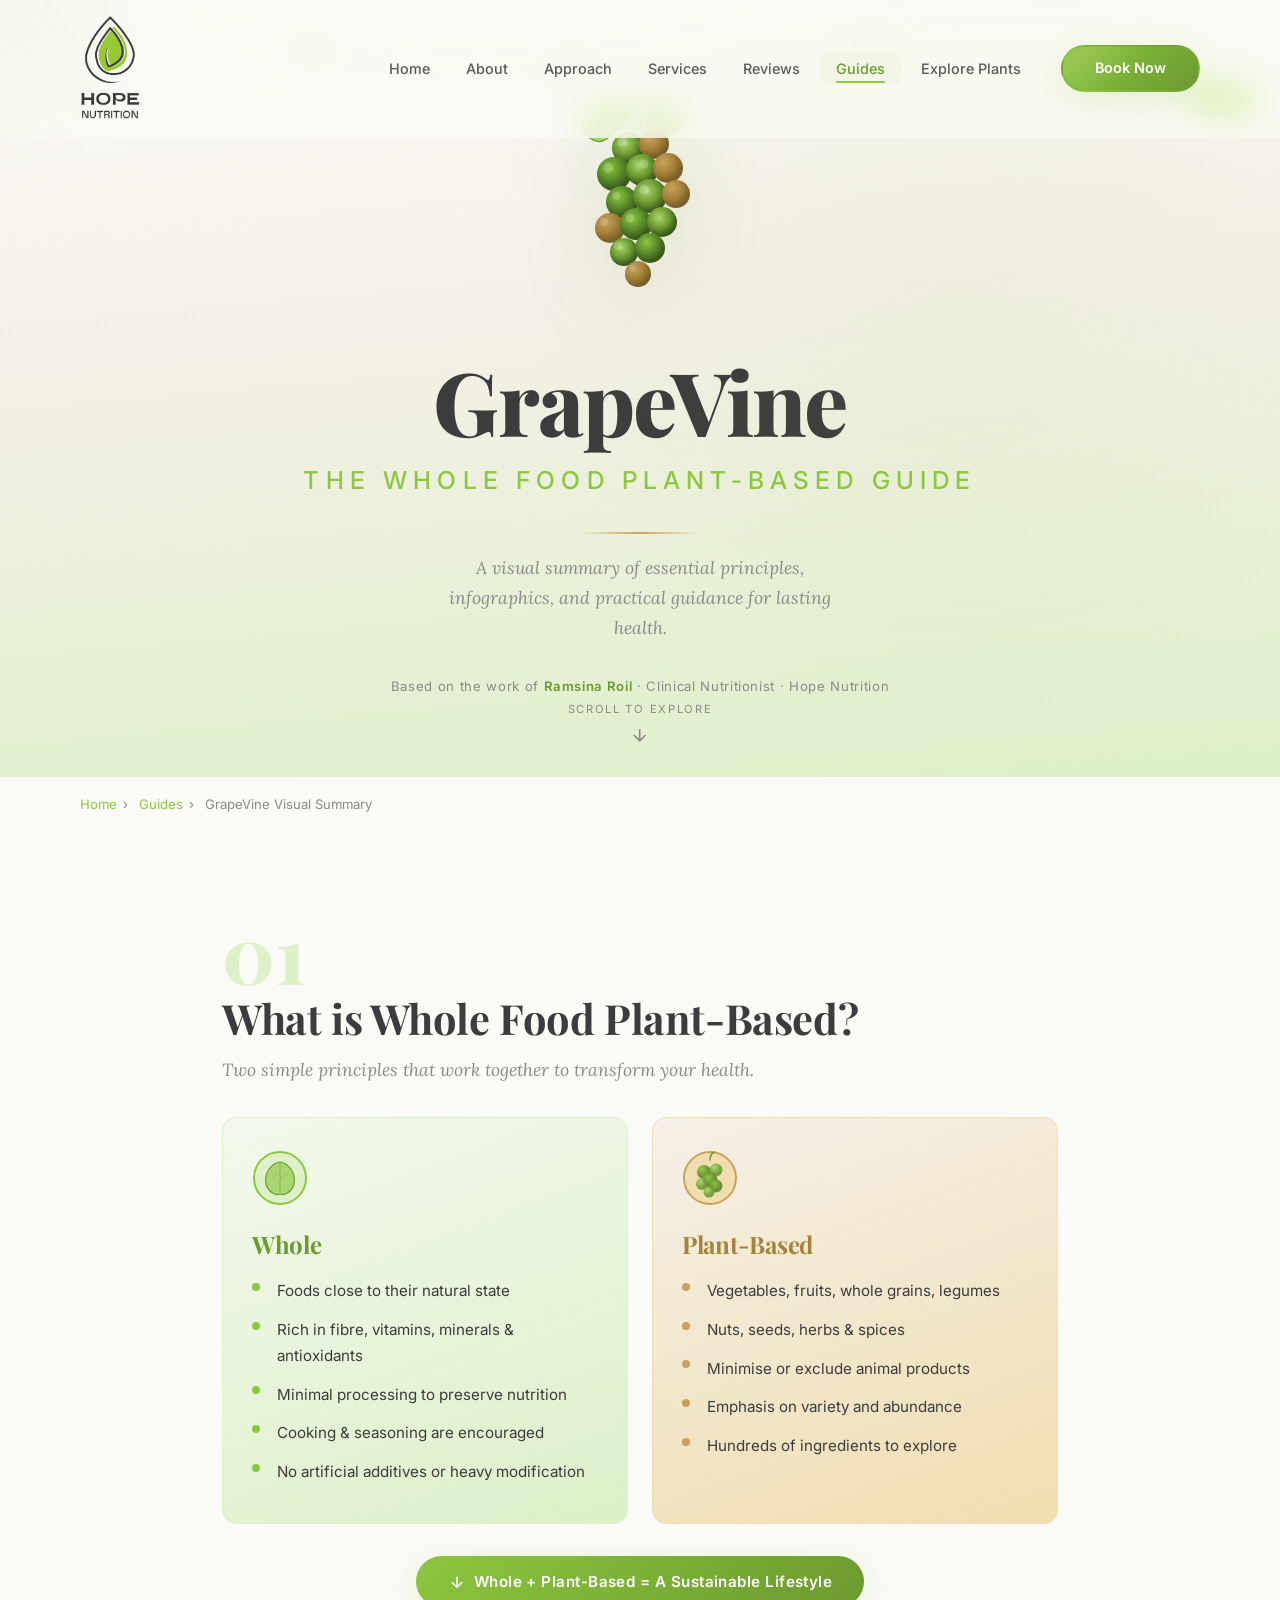
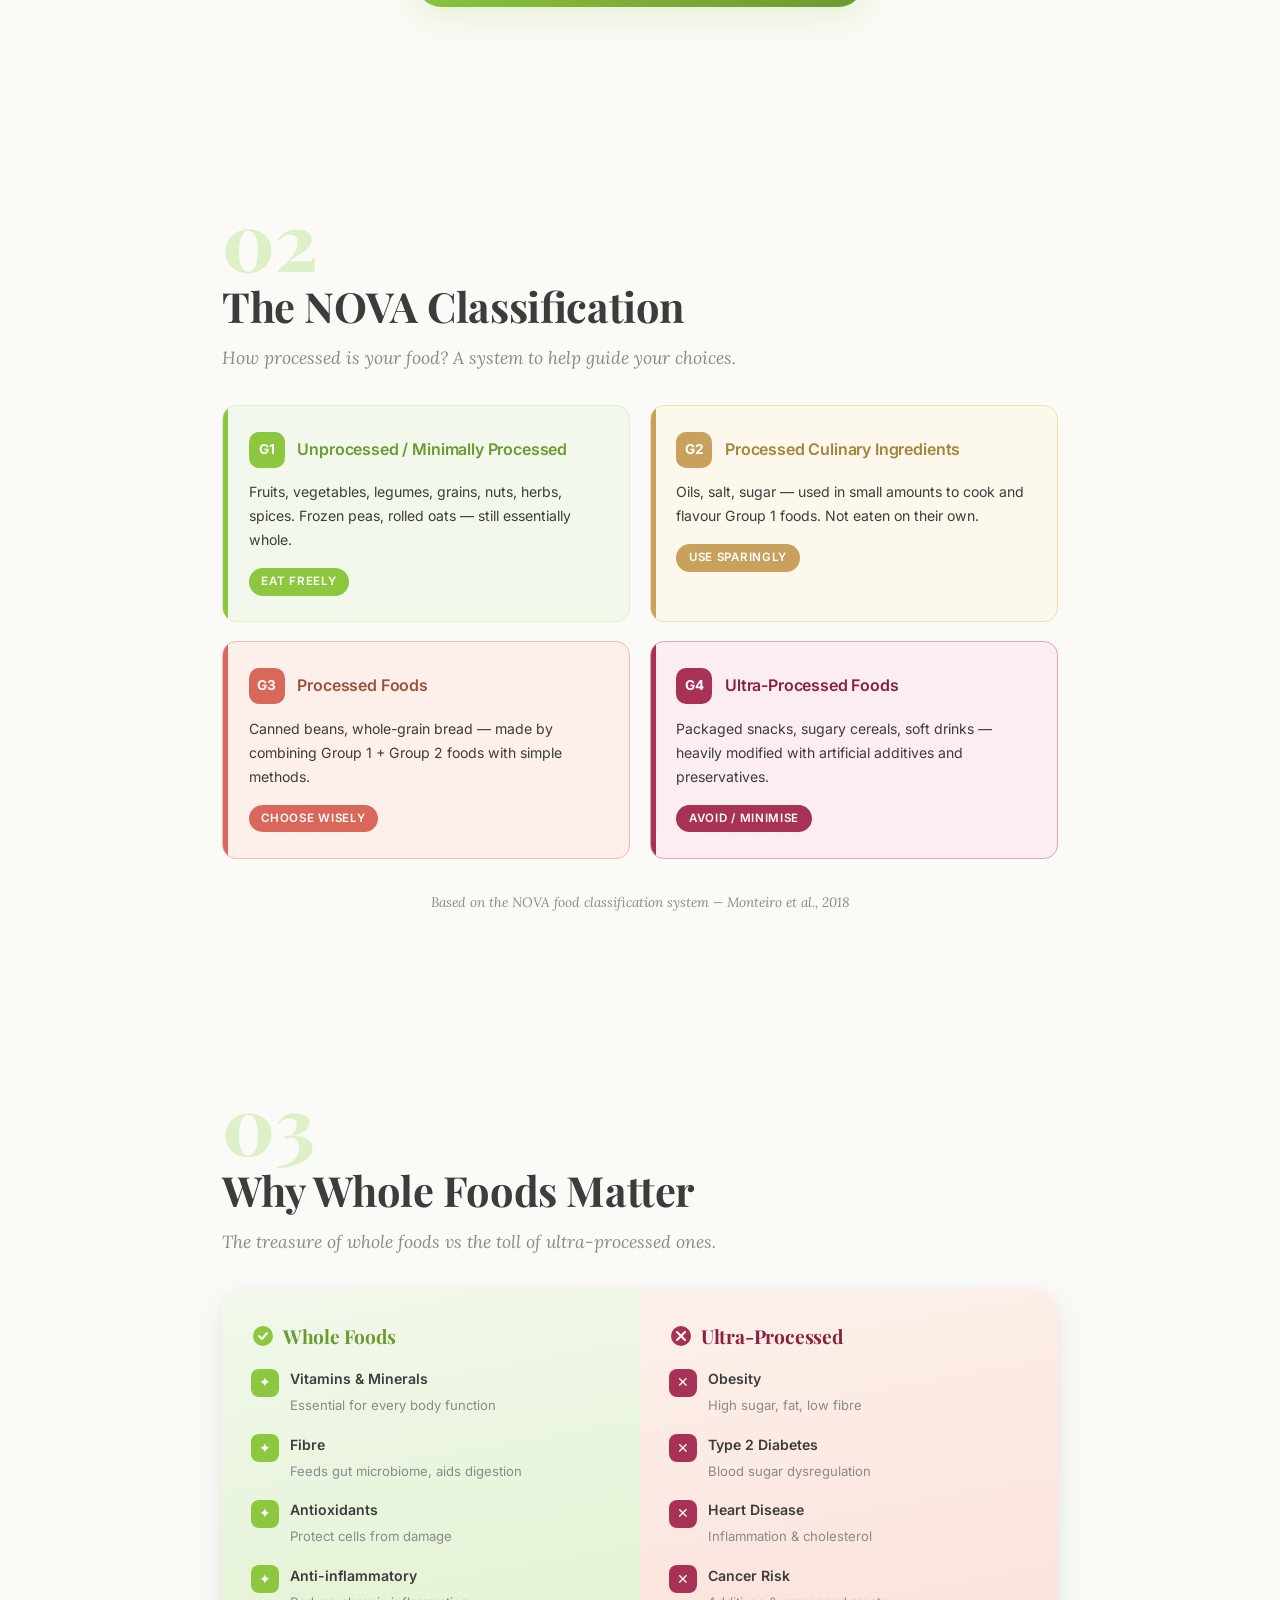
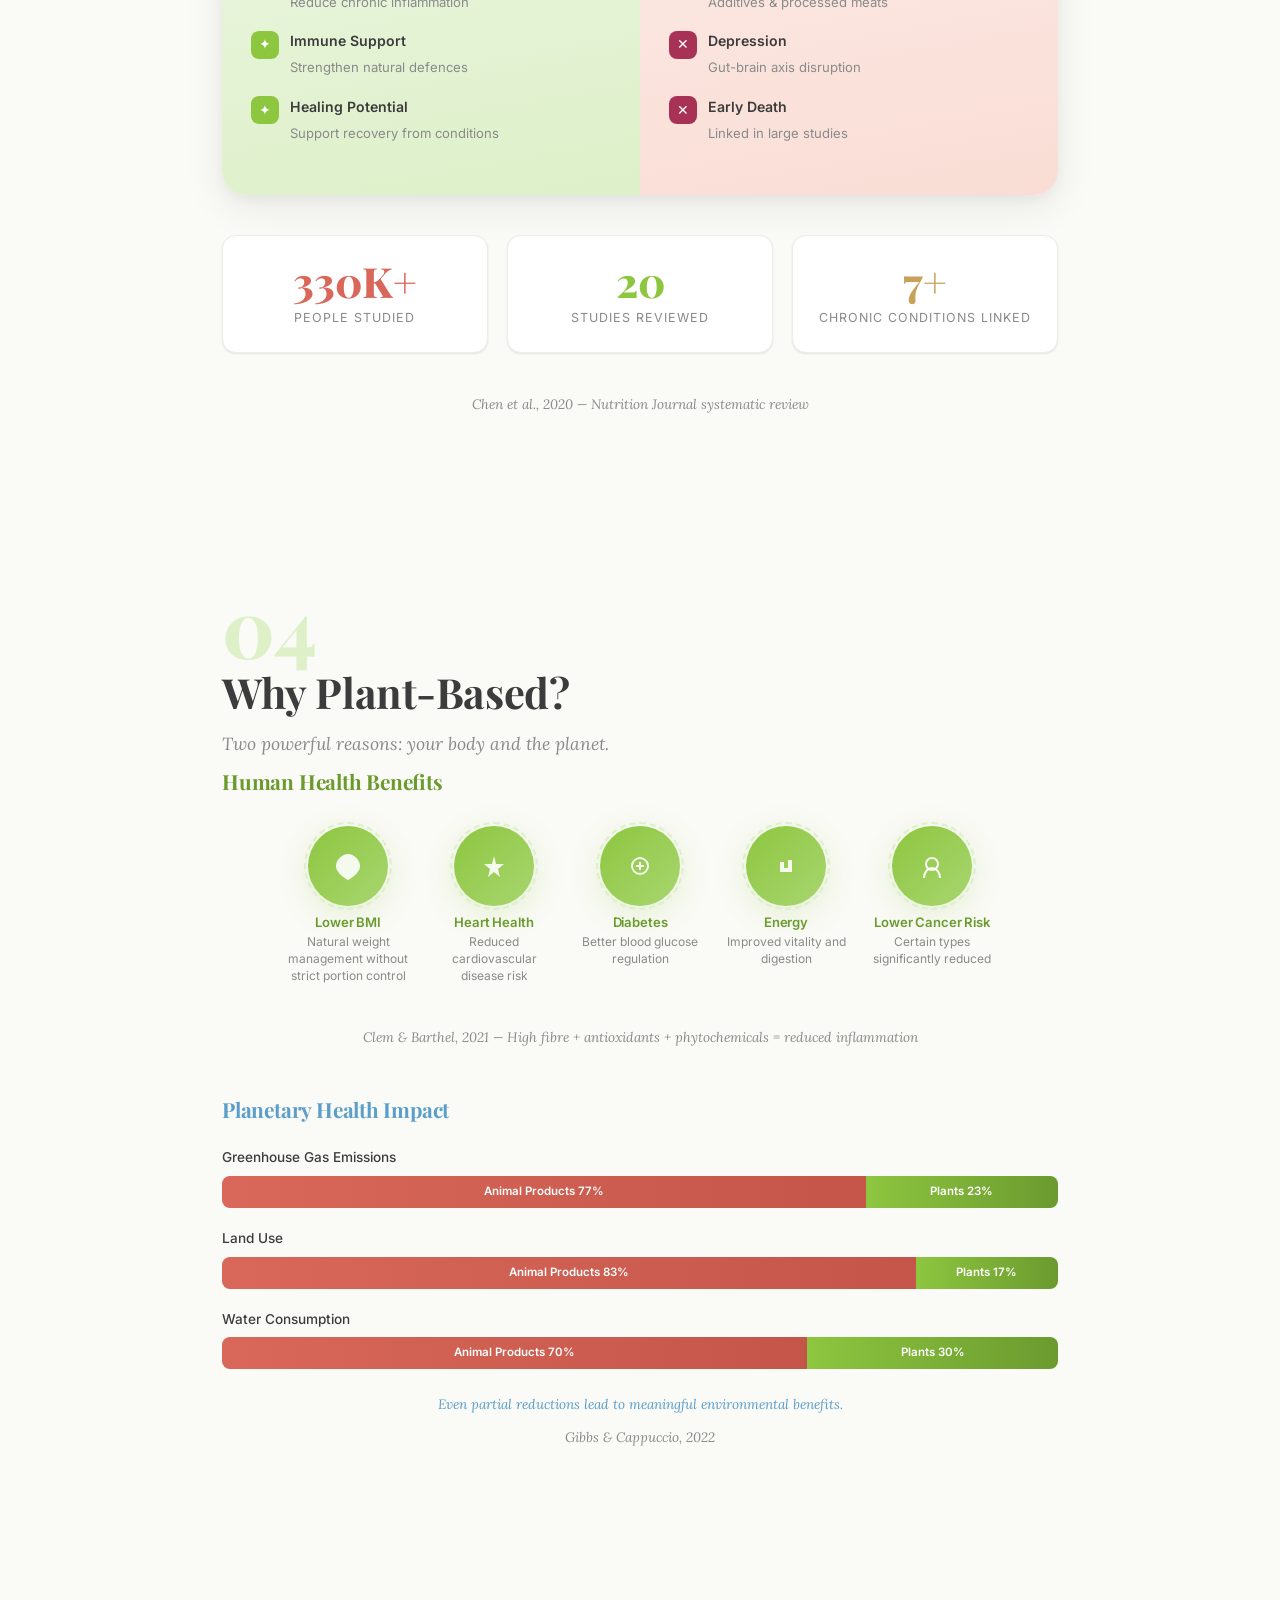
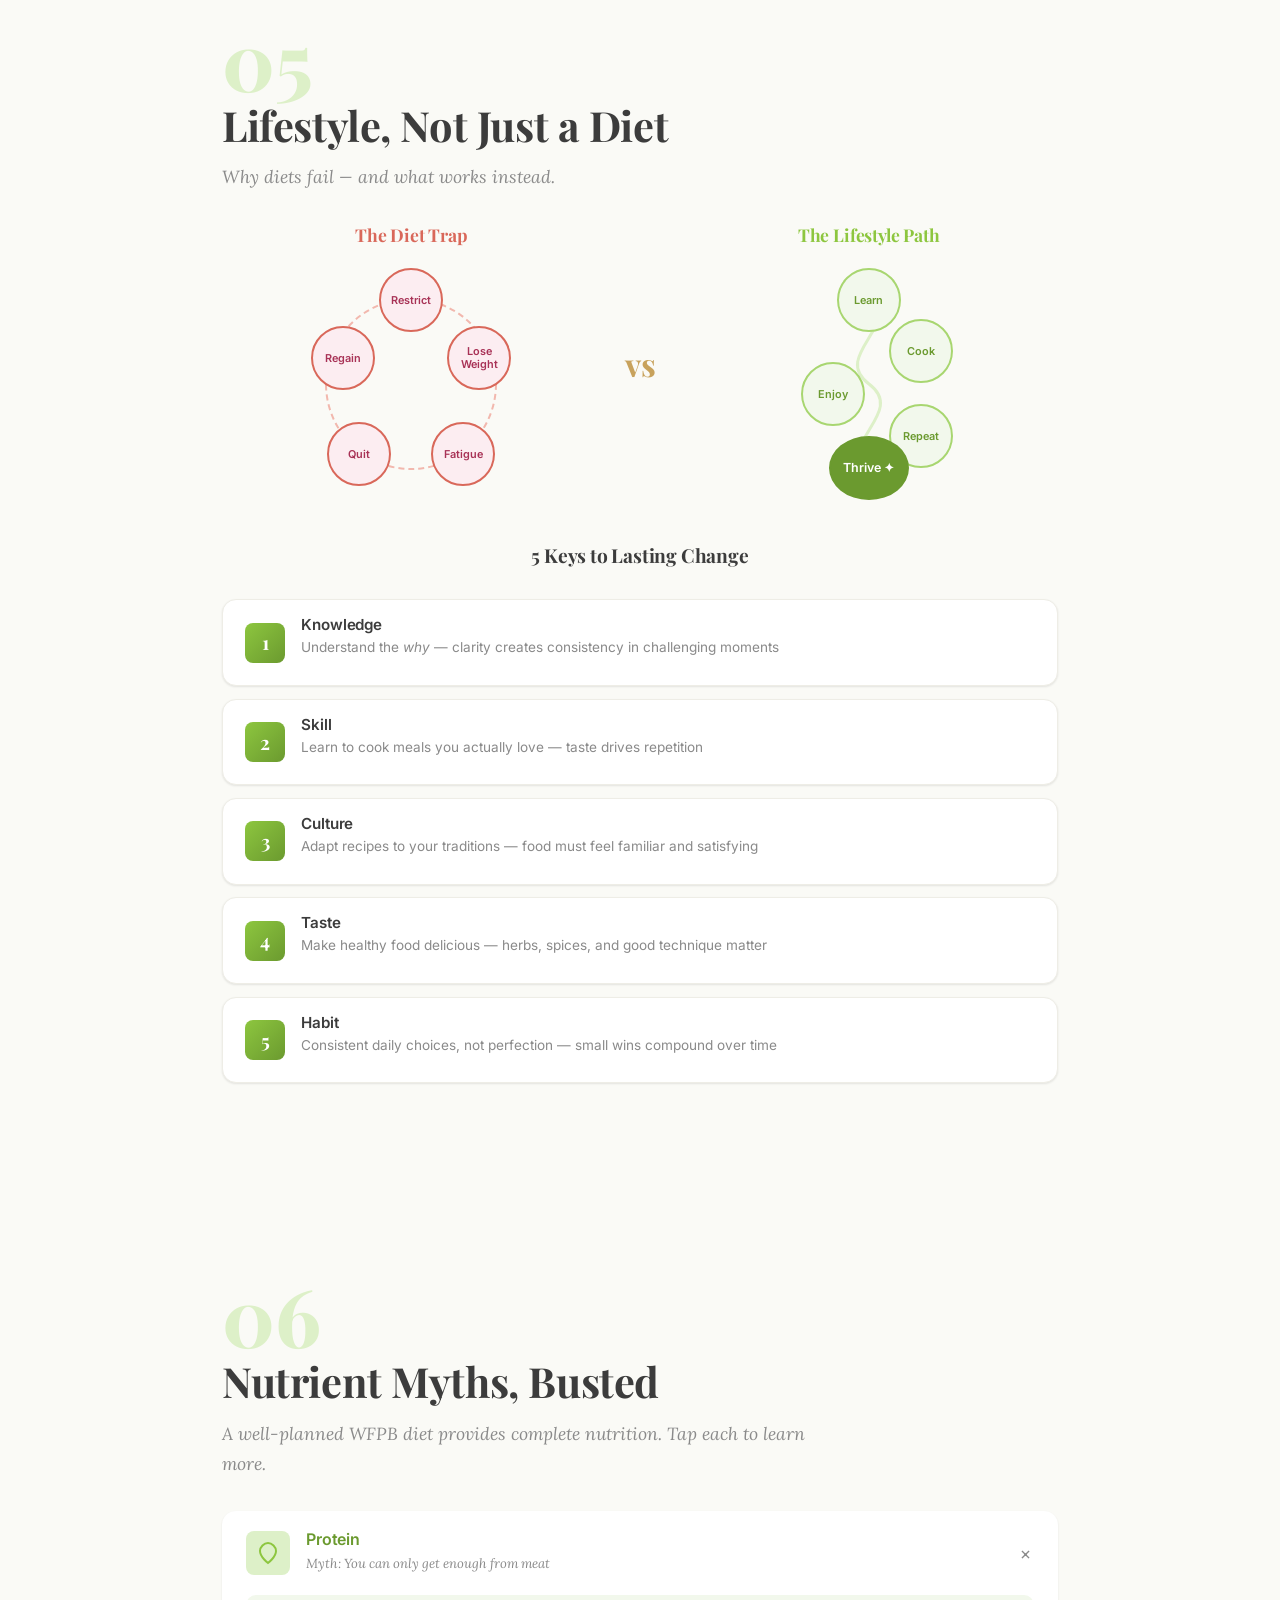
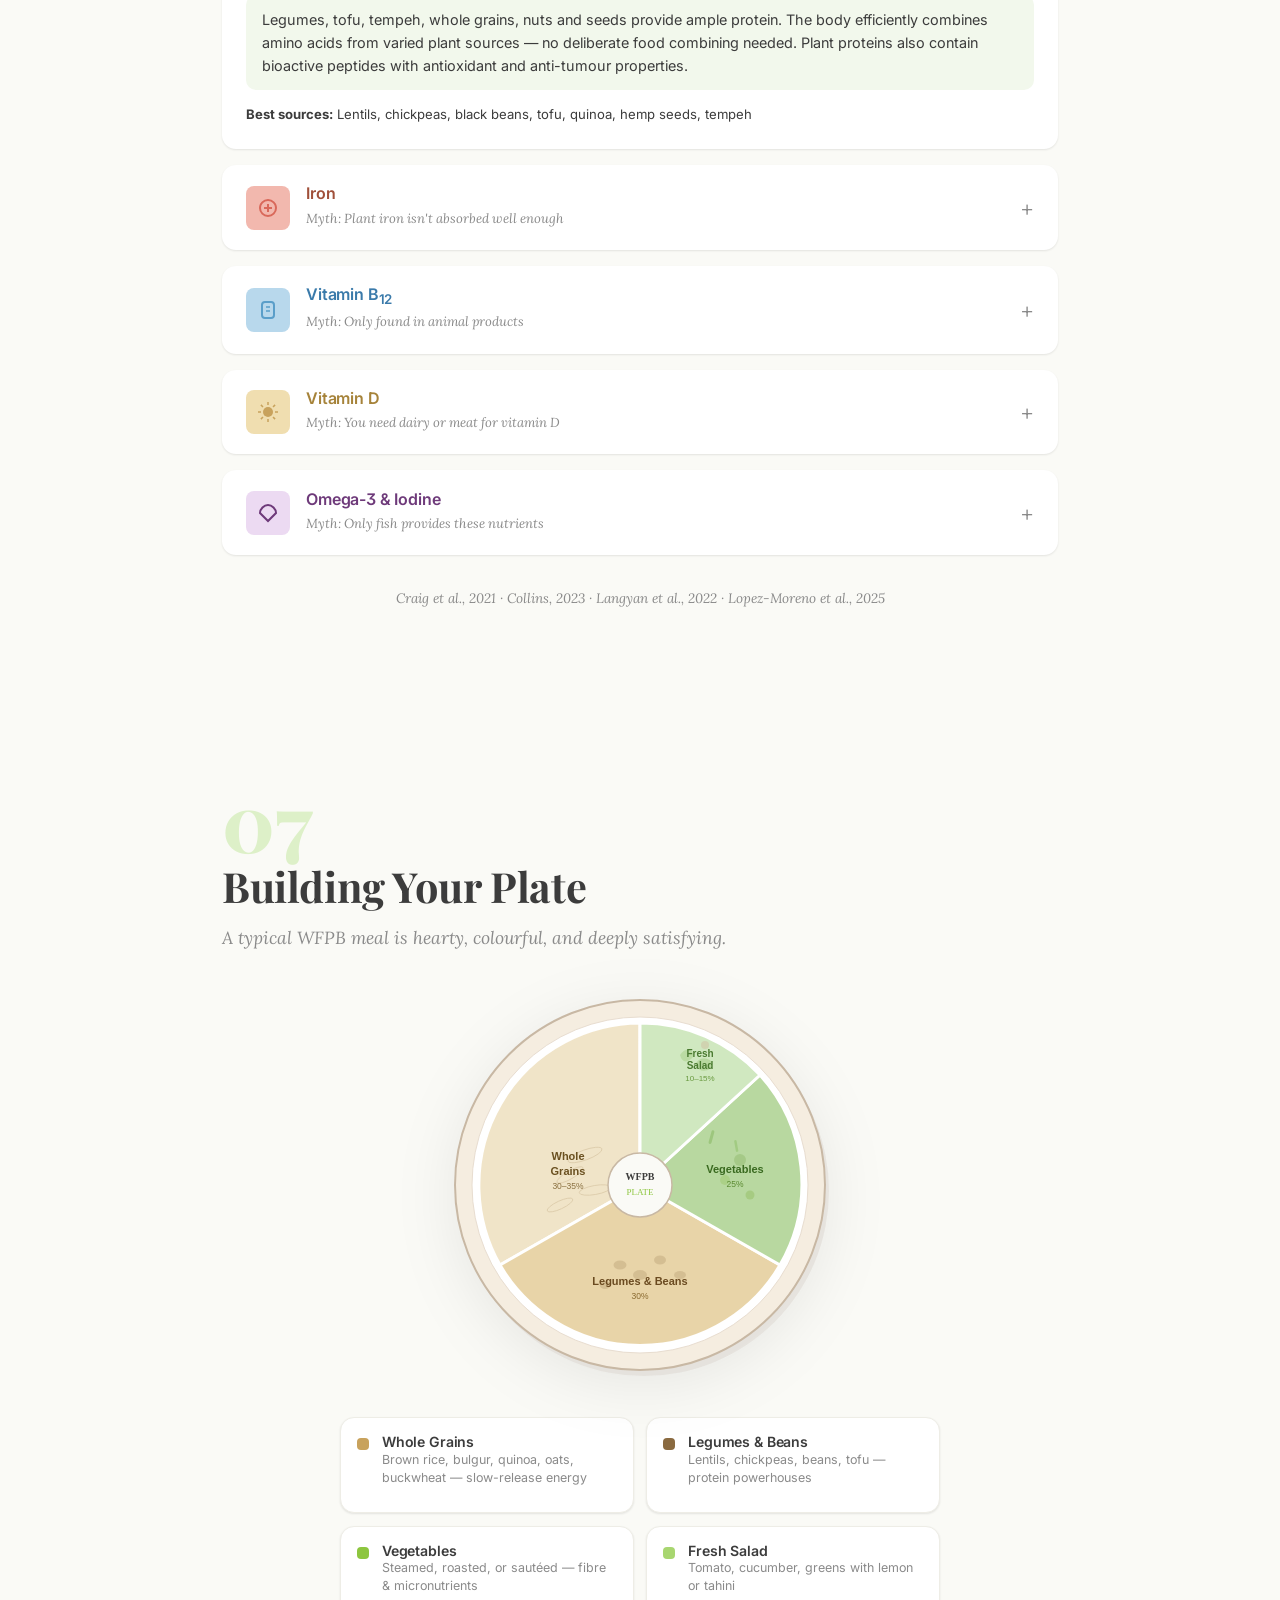
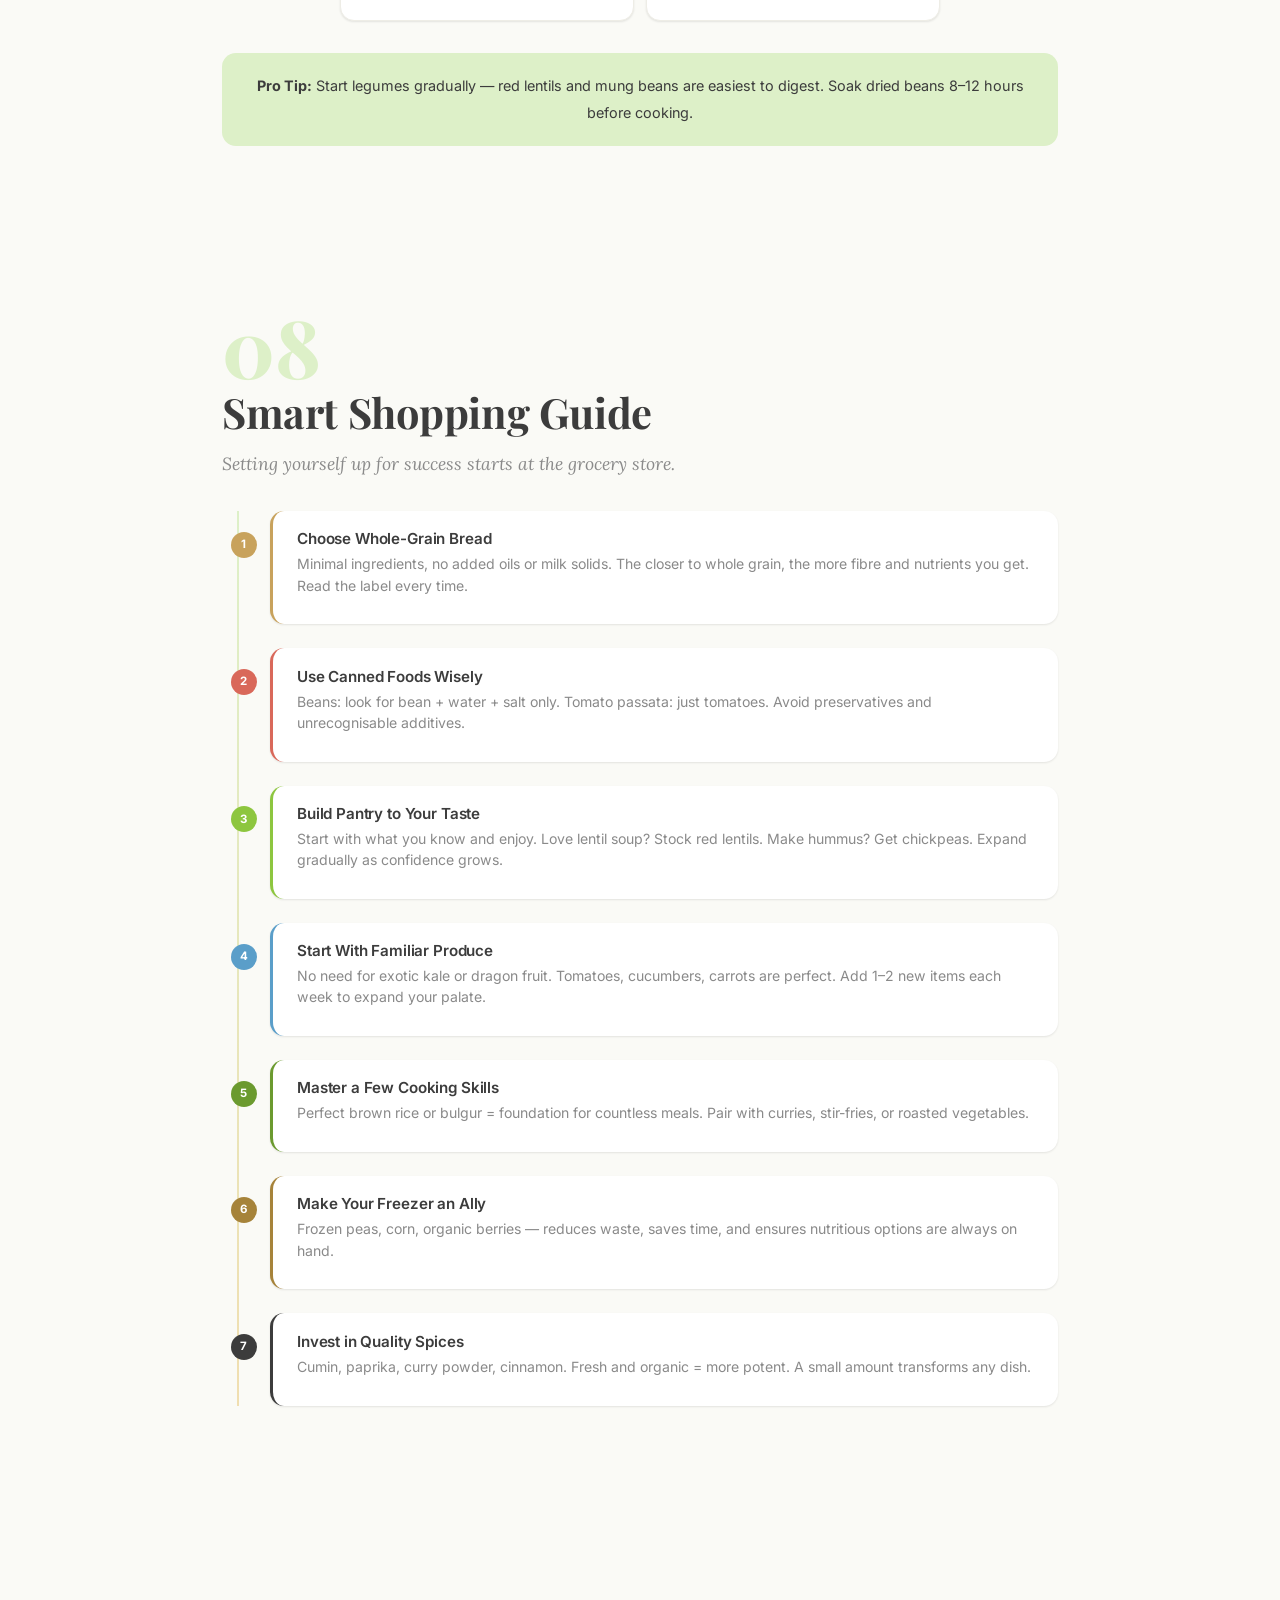
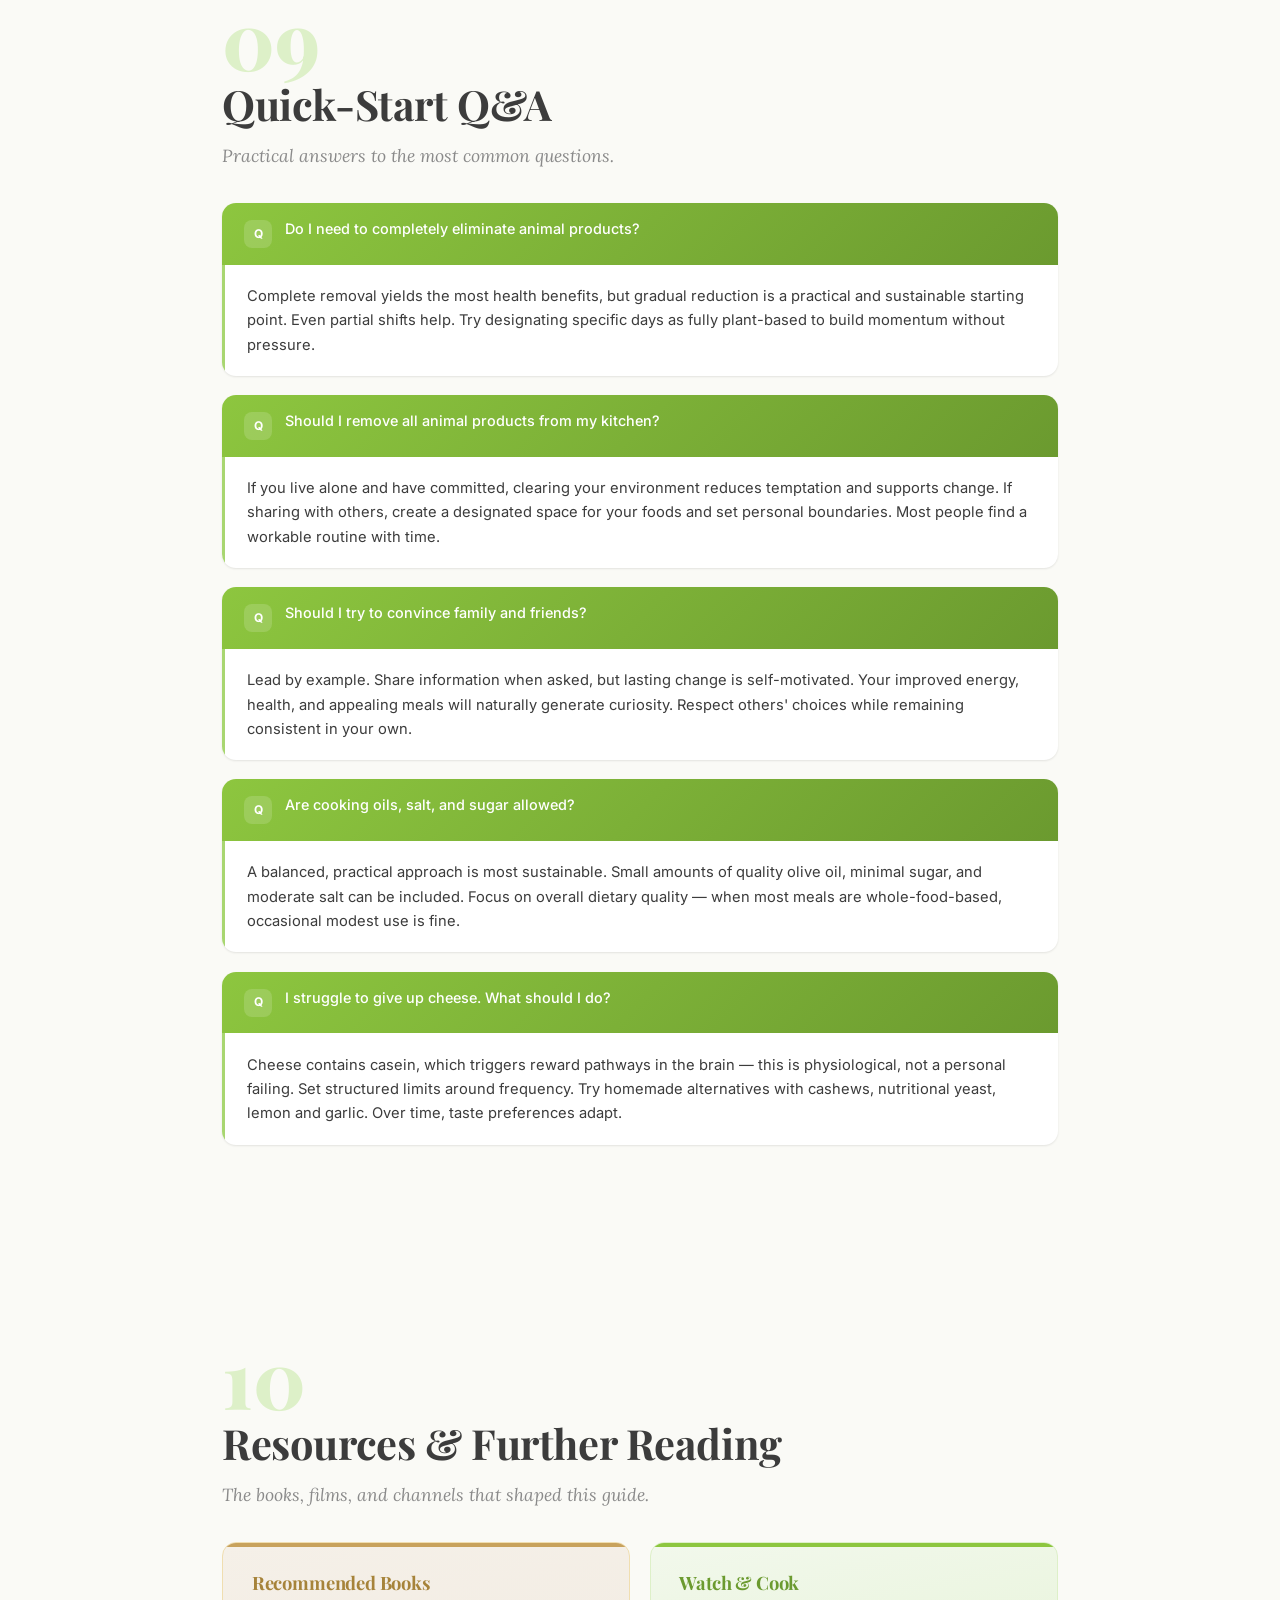
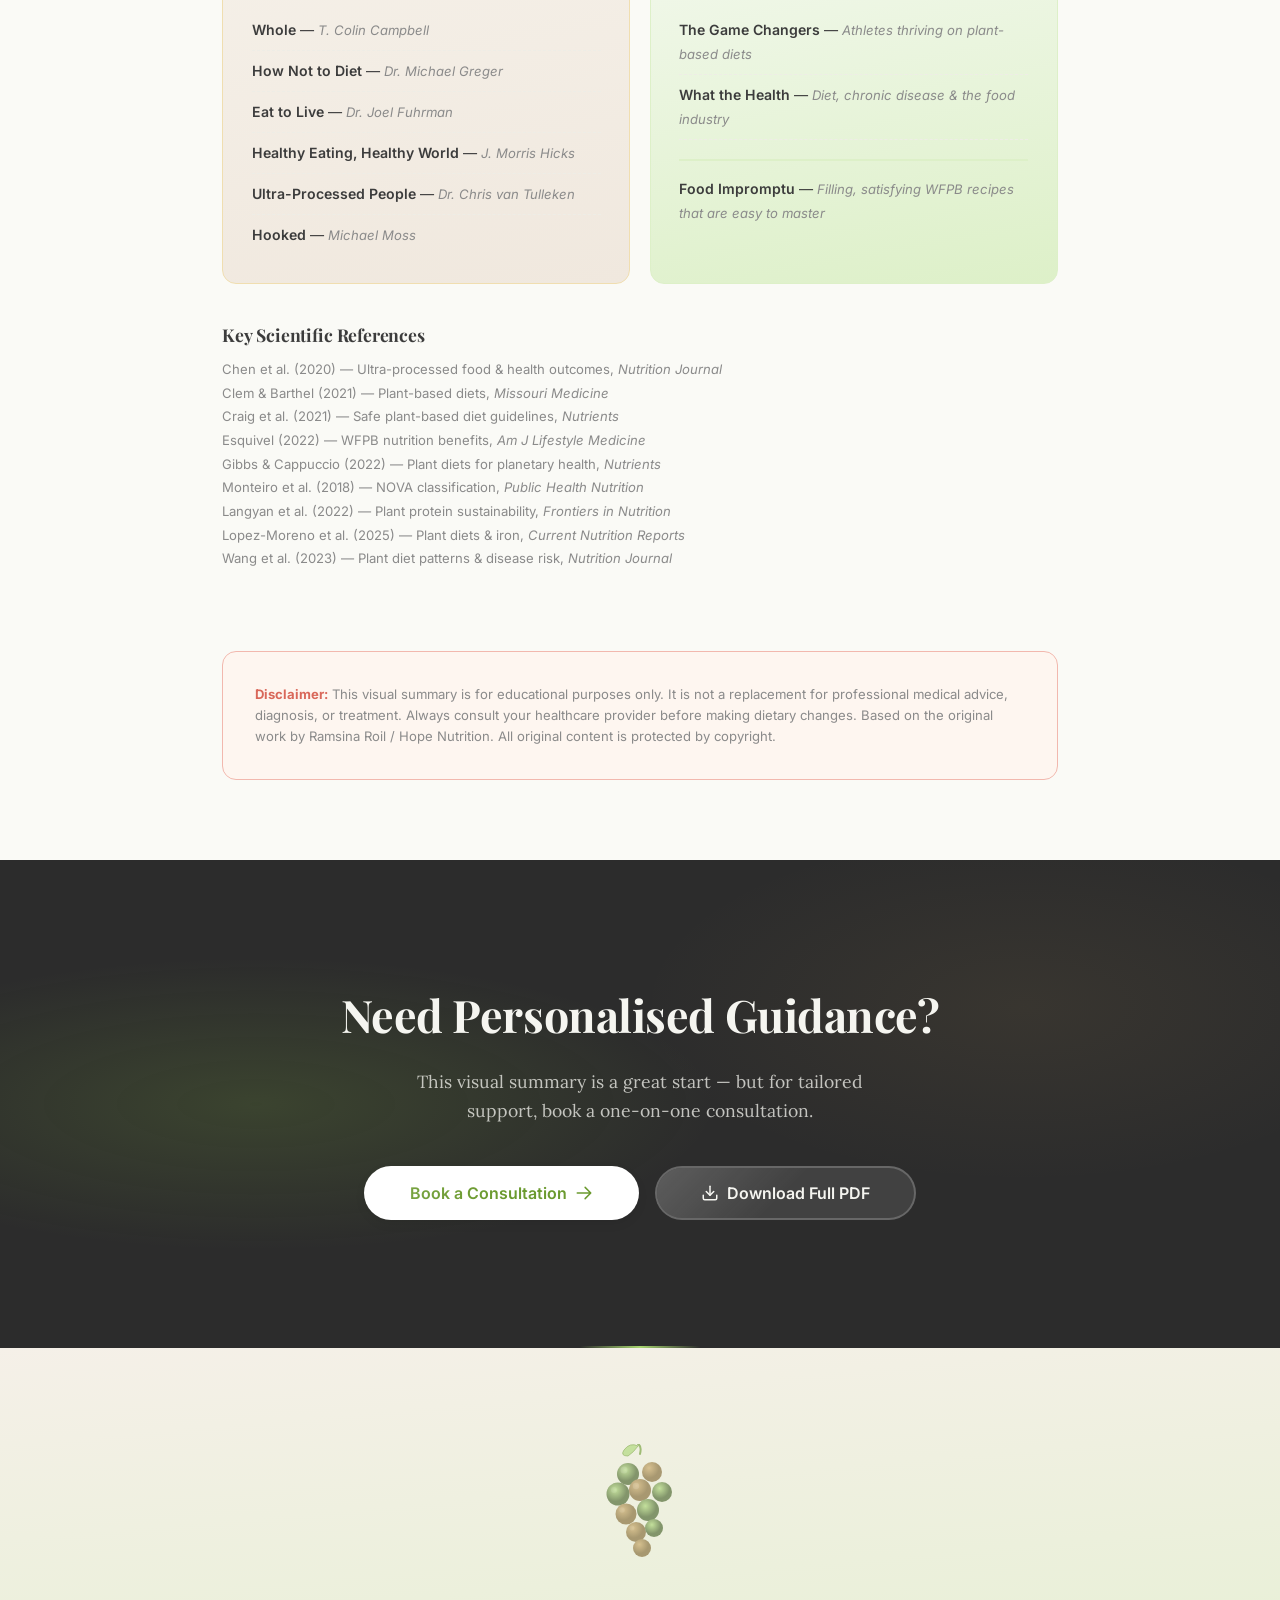
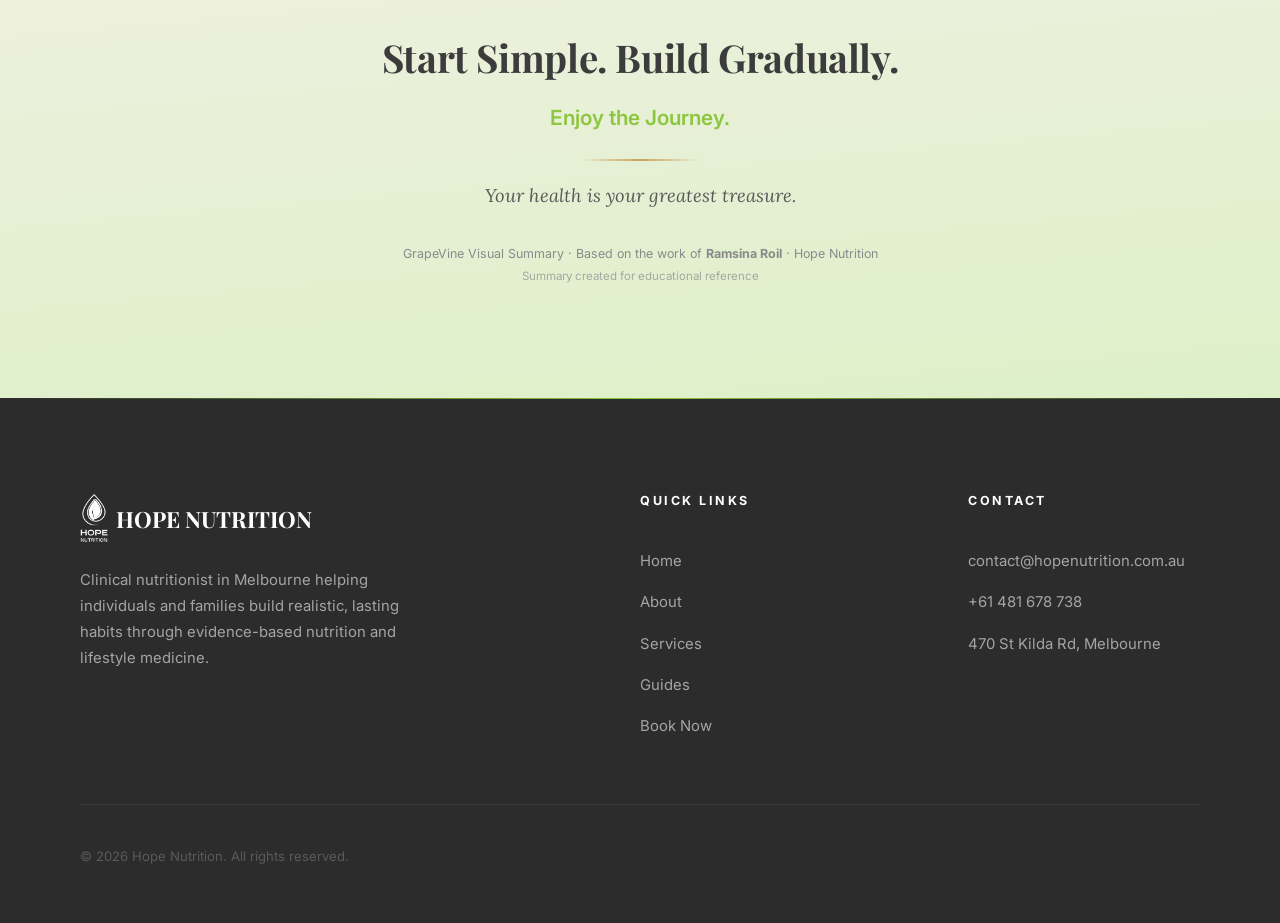
<file: grapevine.html>
<!DOCTYPE html>
<html lang="en">
<head>
  <meta charset="UTF-8">
  <meta name="viewport" content="width=device-width, initial-scale=1.0">
  <meta name="description" content="GrapeVine — A visual summary of the whole-food, plant-based guide by Hope Nutrition. Evidence-based principles, infographics, and practical guidance.">
  <meta name="keywords" content="GrapeVine, visual summary, plant-based nutrition, whole food, Hope Nutrition, infographic">
  <meta name="author" content="Hope Nutrition">
  <meta name="robots" content="index, follow">
  <meta name="theme-color" content="#8DC63F">
  <link rel="canonical" href="https://hopenutrition.com.au/grapevine.html">
  <meta property="og:title" content="GrapeVine Visual Summary — Hope Nutrition">
  <meta property="og:description" content="A visual summary of essential whole-food plant-based principles, infographics, and practical guidance for lasting health.">
  <meta property="og:type" content="article">
  <meta property="og:url" content="https://hopenutrition.com.au/grapevine.html">
  <meta property="og:locale" content="en_AU">
  <meta property="og:image" content="https://hopenutrition.com.au/images/logo.png">
  <meta name="twitter:card" content="summary_large_image">
  <meta name="twitter:title" content="GrapeVine Visual Summary — Hope Nutrition">
  <meta name="twitter:description" content="A visual summary of essential whole-food plant-based principles, infographics, and practical guidance for lasting health.">
  <title>GrapeVine Visual Summary — Hope Nutrition</title>

  <script type="application/ld+json">
  {
    "@context": "https://schema.org",
    "@type": "BreadcrumbList",
    "itemListElement": [
      { "@type": "ListItem", "position": 1, "name": "Home", "item": "https://hopenutrition.com.au" },
      { "@type": "ListItem", "position": 2, "name": "Guides", "item": "https://hopenutrition.com.au/booklets.html" },
      { "@type": "ListItem", "position": 3, "name": "GrapeVine Visual Summary", "item": "https://hopenutrition.com.au/grapevine.html" }
    ]
  }
  </script>

  <link rel="preconnect" href="https://fonts.googleapis.com">
  <link rel="preconnect" href="https://fonts.gstatic.com" crossorigin>
  <link href="https://fonts.googleapis.com/css2?family=Inter:wght@400;500;600&family=Lora:ital,wght@0,400;1,400&family=Noto+Sans+Arabic:wght@600&family=Playfair+Display:wght@600;700;800&display=swap" rel="stylesheet">
  <link rel="stylesheet" href="css/style.css">

  <!-- Favicons -->
  <link rel="icon" href="/favicon.ico" sizes="any">
  <link rel="icon" type="image/png" sizes="32x32" href="/images/favicon-32.png">
  <link rel="icon" type="image/png" sizes="16x16" href="/images/favicon-16.png">
  <link rel="apple-touch-icon" href="/images/apple-touch-icon.png">
  <link rel="manifest" href="/manifest.json">

  <!-- Hreflang -->
  <link rel="alternate" hreflang="en" href="https://hopenutrition.com.au/grapevine.html">
  <link rel="alternate" hreflang="ar" href="https://hopenutrition.com.au/grapevine-ar.html">
  <link rel="alternate" hreflang="x-default" href="https://hopenutrition.com.au/grapevine.html">

  <style>
    /* ═══════════════════════════════════════
       GrapeVine Page — Themed Components
       ═══════════════════════════════════════ */

    /* ─── Scroll Animations ─── */
    .gv-reveal {
      opacity: 0;
      transform: translateY(40px);
      transition: opacity 0.8s cubic-bezier(0.16, 1, 0.3, 1), transform 0.8s cubic-bezier(0.16, 1, 0.3, 1);
    }
    .gv-reveal.visible {
      opacity: 1;
      transform: translateY(0);
    }
    .gv-delay-1 { transition-delay: 0.1s; }
    .gv-delay-2 { transition-delay: 0.2s; }
    .gv-delay-3 { transition-delay: 0.3s; }
    .gv-delay-4 { transition-delay: 0.4s; }
    .gv-delay-5 { transition-delay: 0.5s; }

    /* ─── Cover ─── */
    .gv-cover {
      min-height: 80vh;
      display: flex;
      flex-direction: column;
      align-items: center;
      justify-content: center;
      position: relative;
      background: linear-gradient(175deg, var(--color-bg) 0%, var(--color-bg-warm) 40%, var(--color-primary-lighter) 100%);
      overflow: hidden;
      text-align: center;
      padding: 6rem 2rem 4rem;
    }

    .gv-cover::before {
      content: '';
      position: absolute;
      top: -20%;
      right: -10%;
      width: 70vw;
      height: 70vw;
      border-radius: 50%;
      background: radial-gradient(circle, rgba(141, 198, 63, 0.06) 0%, transparent 70%);
      pointer-events: none;
    }

    .gv-cover-vine-top {
      position: absolute;
      top: 0;
      left: 0;
      width: 100%;
      height: 200px;
      pointer-events: none;
    }

    .gv-cover-grape {
      margin-bottom: 2rem;
      filter: drop-shadow(0 20px 40px rgba(107, 154, 47, 0.15));
      animation: gvFloat 6s ease-in-out infinite;
    }

    @keyframes gvFloat {
      0%, 100% { transform: translateY(0); }
      50% { transform: translateY(-12px); }
    }

    .gv-cover h1 {
      font-size: clamp(3rem, 8vw, 5.5rem);
      color: var(--color-primary-darker);
      letter-spacing: -0.02em;
      margin-bottom: 0.2em;
      font-weight: 800;
    }

    .gv-cover h1 span {
      display: block;
      font-size: 0.28em;
      font-family: var(--font-body);
      font-weight: 500;
      letter-spacing: 0.25em;
      text-transform: uppercase;
      color: var(--color-primary);
      margin-top: 0.5em;
    }

    .gv-divider {
      width: 120px;
      height: 2px;
      background: linear-gradient(90deg, transparent, var(--color-accent), transparent);
      margin: 1.2rem auto;
    }

    .gv-cover-subtitle {
      font-size: 1.1rem;
      color: var(--color-text-muted);
      font-family: var(--font-accent);
      font-style: italic;
      max-width: 400px;
      margin: 0 auto 2rem;
    }

    .gv-cover-author {
      font-family: var(--font-body);
      font-size: 0.82rem;
      color: var(--color-text-muted);
      letter-spacing: 0.05em;
    }

    .gv-cover-author strong {
      color: var(--color-primary-dark);
      font-weight: 600;
    }

    .gv-scroll-hint {
      position: absolute;
      bottom: 2rem;
      left: 50%;
      transform: translateX(-50%);
      display: flex;
      flex-direction: column;
      align-items: center;
      gap: 0.4rem;
      color: var(--color-text-muted);
      font-family: var(--font-body);
      font-size: 0.7rem;
      letter-spacing: 0.15em;
      text-transform: uppercase;
      animation: gvPulse 2s ease-in-out infinite;
    }

    @keyframes gvPulse {
      0%, 100% { opacity: 0.5; }
      50% { opacity: 1; }
    }

    .gv-scroll-hint svg { width: 20px; height: 20px; }

    @media (max-width: 640px) {
      .gv-cover {
        padding-inline: 1.25rem;
      }

      .gv-cover h1 {
        font-size: clamp(2.5rem, 12vw, 4rem);
        line-height: 1.08;
      }

      .gv-cover h1 span {
        max-width: 18ch;
        margin-inline: auto;
        font-size: 0.3em;
        line-height: 1.45;
        letter-spacing: 0.16em;
      }
    }

    /* ─── Sections ─── */
    .gv-section {
      max-width: 900px;
      margin: 0 auto;
      padding: 5rem 2rem;
      position: relative;
    }

    .gv-section-number {
      font-family: var(--font-heading);
      font-size: 5rem;
      font-weight: 800;
      color: var(--color-primary-lighter);
      line-height: 1;
      margin-bottom: -1rem;
      position: relative;
      z-index: 0;
    }

    .gv-section-title {
      font-size: clamp(1.8rem, 4vw, 2.6rem);
      color: var(--color-primary-darker);
      margin-bottom: 0.3em;
      position: relative;
      z-index: 1;
    }

    .gv-section-lead {
      font-size: 1.1rem;
      color: var(--color-text-muted);
      font-family: var(--font-accent);
      font-style: italic;
      max-width: 600px;
      margin-bottom: 2.5rem;
    }

    .gv-vine-divider {
      display: flex;
      align-items: center;
      gap: 12px;
      margin: 2.5rem 0;
    }

    .gv-vine-divider::before, .gv-vine-divider::after {
      content: '';
      flex: 1;
      height: 1px;
      background: linear-gradient(90deg, transparent, var(--color-primary-lighter), transparent);
    }

    /* ─── Two-Pillar Cards ─── */
    .gv-pillars {
      display: grid;
      grid-template-columns: 1fr 1fr;
      gap: 1.5rem;
      margin: 2rem 0;
    }

    @media (max-width: 640px) {
      .gv-pillars { grid-template-columns: 1fr; }
    }

    .gv-pillar {
      border-radius: var(--radius-md);
      padding: 2rem 1.8rem;
      position: relative;
      overflow: hidden;
      transition: transform 0.3s ease, box-shadow 0.3s ease;
    }

    .gv-pillar:hover {
      transform: translateY(-4px);
      box-shadow: var(--shadow-lg);
    }

    .gv-pillar--whole {
      background: linear-gradient(160deg, var(--color-bg-cool) 0%, var(--color-primary-lighter) 100%);
      border: 1.5px solid var(--color-primary-lighter);
    }

    .gv-pillar--plant {
      background: linear-gradient(160deg, var(--color-bg-warm) 0%, var(--color-accent-light) 100%);
      border: 1.5px solid var(--color-accent-light);
    }

    .gv-pillar-icon {
      width: 56px;
      height: 56px;
      margin-bottom: 1rem;
    }

    .gv-pillar h3 {
      font-size: 1.5rem;
      margin-bottom: 0.8rem;
    }

    .gv-pillar--whole h3 { color: var(--color-primary-dark); }
    .gv-pillar--plant h3 { color: var(--color-accent-dark); }

    .gv-pillar ul { list-style: none; padding: 0; }

    .gv-pillar li {
      padding: 0.4rem 0;
      padding-left: 1.6rem;
      position: relative;
      font-size: 0.95rem;
      color: var(--color-text);
    }

    .gv-pillar li::before {
      content: '';
      position: absolute;
      left: 0;
      top: 0.7rem;
      width: 8px;
      height: 8px;
      border-radius: 50%;
    }

    .gv-pillar--whole li::before { background: var(--color-primary); }
    .gv-pillar--plant li::before { background: var(--color-accent); }

    .gv-connector {
      display: flex;
      align-items: center;
      justify-content: center;
      gap: 0.5rem;
      margin: 2rem auto;
      padding: 0.8rem 2rem;
      background: linear-gradient(135deg, var(--color-primary) 0%, var(--color-primary-dark) 100%);
      color: white;
      border-radius: var(--radius-full);
      font-family: var(--font-body);
      font-weight: 600;
      font-size: 0.95rem;
      letter-spacing: 0.03em;
      max-width: fit-content;
      box-shadow: var(--shadow-glow-green);
    }

    .gv-connector svg { width: 18px; height: 18px; }

    /* ─── NOVA Grid ─── */
    .gv-nova-grid {
      display: grid;
      grid-template-columns: 1fr 1fr;
      gap: 1.2rem;
      margin: 2rem 0;
    }

    @media (max-width: 640px) {
      .gv-nova-grid { grid-template-columns: 1fr; }
    }

    .gv-nova-card {
      border-radius: var(--radius-md);
      padding: 1.6rem;
      position: relative;
      overflow: hidden;
      transition: transform 0.3s ease;
    }

    .gv-nova-card:hover { transform: translateY(-3px); }

    .gv-nova-card::before {
      content: '';
      position: absolute;
      top: 0;
      left: 0;
      width: 5px;
      height: 100%;
    }

    .gv-nova-1 { background: var(--color-bg-cool); border: 1px solid var(--color-primary-lighter); }
    .gv-nova-1::before { background: var(--color-primary); }
    .gv-nova-2 { background: #fdf8ec; border: 1px solid var(--color-accent-light); }
    .gv-nova-2::before { background: var(--color-accent); }
    .gv-nova-3 { background: #fdf0eb; border: 1px solid #f2b8ae; }
    .gv-nova-3::before { background: #D9685A; }
    .gv-nova-4 { background: #fcedf1; border: 1px solid #e8a0b4; }
    .gv-nova-4::before { background: #a83256; }

    .gv-nova-card .gv-nova-header {
      display: flex;
      align-items: center;
      gap: 0.8rem;
      margin-bottom: 0.8rem;
    }

    .gv-nova-num {
      width: 36px;
      height: 36px;
      border-radius: 10px;
      display: flex;
      align-items: center;
      justify-content: center;
      font-family: var(--font-body);
      font-weight: 700;
      font-size: 0.85rem;
      color: white;
      flex-shrink: 0;
    }

    .gv-nova-1 .gv-nova-num { background: var(--color-primary); }
    .gv-nova-2 .gv-nova-num { background: var(--color-accent); }
    .gv-nova-3 .gv-nova-num { background: #D9685A; }
    .gv-nova-4 .gv-nova-num { background: #a83256; }

    .gv-nova-card h4 {
      font-size: 1rem;
      font-family: var(--font-body);
      font-weight: 600;
    }

    .gv-nova-1 h4 { color: var(--color-primary-dark); }
    .gv-nova-2 h4 { color: var(--color-accent-dark); }
    .gv-nova-3 h4 { color: #a0503a; }
    .gv-nova-4 h4 { color: #8a2040; }

    .gv-nova-card p {
      font-size: 0.88rem;
      color: var(--color-text);
      margin-bottom: 0.6rem;
    }

    .gv-nova-badge {
      display: inline-block;
      padding: 0.25rem 0.8rem;
      border-radius: var(--radius-full);
      font-family: var(--font-body);
      font-size: 0.72rem;
      font-weight: 600;
      letter-spacing: 0.06em;
      text-transform: uppercase;
      color: white;
      margin-top: 0.4rem;
    }

    .gv-nova-1 .gv-nova-badge { background: var(--color-primary); }
    .gv-nova-2 .gv-nova-badge { background: var(--color-accent); }
    .gv-nova-3 .gv-nova-badge { background: #D9685A; }
    .gv-nova-4 .gv-nova-badge { background: #a83256; }

    /* ─── Comparison ─── */
    .gv-comparison {
      display: grid;
      grid-template-columns: 1fr 1fr;
      gap: 0;
      border-radius: var(--radius-lg);
      overflow: hidden;
      margin: 2rem 0;
      box-shadow: var(--shadow-lg);
    }

    @media (max-width: 640px) {
      .gv-comparison { grid-template-columns: 1fr; }
    }

    .gv-comp-side {
      padding: 2.2rem 1.8rem;
    }

    .gv-comp-good {
      background: linear-gradient(170deg, var(--color-bg-cool) 0%, var(--color-primary-lighter) 100%);
    }

    .gv-comp-bad {
      background: linear-gradient(170deg, #fdf0eb 0%, #f9ddd5 100%);
    }

    .gv-comp-side h3 {
      display: flex;
      align-items: center;
      gap: 0.5rem;
      font-size: 1.2rem;
      margin-bottom: 1.2rem;
    }

    .gv-comp-good h3 { color: var(--color-primary-dark); }
    .gv-comp-bad h3 { color: #8a2040; }

    .gv-comp-item {
      display: flex;
      align-items: flex-start;
      gap: 0.7rem;
      margin-bottom: 0.9rem;
    }

    .gv-comp-icon {
      flex-shrink: 0;
      width: 28px;
      height: 28px;
      border-radius: var(--radius-sm);
      display: flex;
      align-items: center;
      justify-content: center;
      font-size: 0.85rem;
      margin-top: 0.1rem;
    }

    .gv-comp-good .gv-comp-icon {
      background: var(--color-primary);
      color: white;
    }

    .gv-comp-bad .gv-comp-icon {
      background: #a83256;
      color: white;
    }

    .gv-comp-item strong {
      display: block;
      font-family: var(--font-body);
      font-size: 0.88rem;
      font-weight: 600;
      color: var(--color-primary-darker);
    }

    .gv-comp-item span {
      font-size: 0.82rem;
      color: var(--color-text-muted);
    }

    /* ─── Stats ─── */
    .gv-stats-row {
      display: grid;
      grid-template-columns: repeat(3, 1fr);
      gap: 1.2rem;
      margin: 2.5rem 0;
    }

    @media (max-width: 500px) {
      .gv-stats-row { grid-template-columns: 1fr; }
    }

    .gv-stat-card {
      text-align: center;
      padding: 1.5rem 1rem;
      border-radius: var(--radius-md);
      background: var(--color-surface);
      border: 1px solid var(--color-border-light);
      box-shadow: var(--shadow-sm);
      transition: transform 0.3s ease;
    }

    .gv-stat-card:hover { transform: translateY(-3px); }

    .gv-stat-num {
      font-family: var(--font-heading);
      font-size: 2.6rem;
      font-weight: 800;
      line-height: 1;
      margin-bottom: 0.3rem;
    }

    .gv-stat-label {
      font-family: var(--font-body);
      font-size: 0.78rem;
      color: var(--color-text-muted);
      text-transform: uppercase;
      letter-spacing: 0.08em;
    }

    /* ─── Health Circles ─── */
    .gv-health-circles {
      display: flex;
      flex-wrap: wrap;
      justify-content: center;
      gap: 1rem;
      margin: 2rem 0;
    }

    .gv-health-circle {
      width: 130px;
      text-align: center;
      transition: transform 0.3s ease;
    }

    .gv-health-circle:hover { transform: scale(1.05); }

    .gv-hc-orb {
      width: 80px;
      height: 80px;
      border-radius: 50%;
      margin: 0 auto 0.6rem;
      display: flex;
      align-items: center;
      justify-content: center;
      background: linear-gradient(135deg, var(--color-primary) 0%, var(--color-primary-light) 100%);
      box-shadow: var(--shadow-glow-green);
      position: relative;
    }

    .gv-hc-orb svg { width: 32px; height: 32px; }

    .gv-hc-orb::after {
      content: '';
      position: absolute;
      inset: -4px;
      border-radius: 50%;
      border: 2px dashed var(--color-primary-lighter);
    }

    .gv-health-circle h4 {
      font-family: var(--font-body);
      font-size: 0.82rem;
      font-weight: 600;
      color: var(--color-primary-dark);
      margin-bottom: 0.2rem;
    }

    .gv-health-circle p {
      font-size: 0.75rem;
      color: var(--color-text-muted);
      line-height: 1.4;
    }

    /* ─── Environment Bars ─── */
    .gv-env-bar-group { margin: 1.2rem 0; }

    .gv-env-bar-label {
      font-family: var(--font-body);
      font-size: 0.85rem;
      font-weight: 500;
      color: var(--color-text);
      margin-bottom: 0.4rem;
    }

    .gv-env-bar-track {
      display: flex;
      height: 32px;
      border-radius: var(--radius-sm);
      overflow: hidden;
      box-shadow: inset 0 1px 3px rgba(0,0,0,0.06);
    }

    .gv-env-bar-segment {
      display: flex;
      align-items: center;
      justify-content: center;
      font-family: var(--font-body);
      font-size: 0.72rem;
      font-weight: 600;
      color: white;
    }

    .gv-env-bar-animal { background: linear-gradient(90deg, #d9685a, #c45548); }
    .gv-env-bar-plant { background: linear-gradient(90deg, var(--color-primary), var(--color-primary-dark)); }

    /* ─── Lifecycle Diagrams ─── */
    .gv-lifecycle-split {
      display: grid;
      grid-template-columns: 1fr auto 1fr;
      gap: 1.5rem;
      align-items: center;
      margin: 2rem 0;
    }

    @media (max-width: 640px) {
      .gv-lifecycle-split {
        grid-template-columns: 1fr;
        text-align: center;
      }
    }

    .gv-cycle-diagram {
      position: relative;
      width: 240px;
      height: 240px;
      margin: 0 auto;
    }

    .gv-cycle-node {
      position: absolute;
      width: 64px;
      height: 64px;
      border-radius: 50%;
      display: flex;
      align-items: center;
      justify-content: center;
      font-family: var(--font-body);
      font-size: 0.68rem;
      font-weight: 600;
      text-align: center;
      line-height: 1.2;
      z-index: 1;
    }

    .gv-cycle-trap .gv-cycle-node {
      background: #fcedf1;
      border: 2px solid #d9685a;
      color: #a83256;
    }

    .gv-cycle-path .gv-cycle-node {
      background: var(--color-bg-cool);
      border: 2px solid var(--color-primary-light);
      color: var(--color-primary-dark);
    }

    .gv-vs-badge {
      font-family: var(--font-heading);
      font-size: 2rem;
      font-weight: 700;
      color: var(--color-accent);
      text-align: center;
    }

    /* ─── Key Cards ─── */
    .gv-key-cards {
      display: flex;
      flex-direction: column;
      gap: 0.8rem;
      margin: 2rem 0;
    }

    .gv-key-card {
      display: flex;
      align-items: center;
      gap: 1rem;
      padding: 1rem 1.4rem;
      border-radius: var(--radius-md);
      background: var(--color-surface);
      border: 1px solid var(--color-border-light);
      box-shadow: var(--shadow-sm);
      transition: transform 0.3s ease, box-shadow 0.3s ease;
    }

    .gv-key-card:hover {
      transform: translateX(6px);
      box-shadow: var(--shadow-md);
    }

    .gv-key-num {
      width: 40px;
      height: 40px;
      border-radius: var(--radius-sm);
      background: linear-gradient(135deg, var(--color-primary) 0%, var(--color-primary-dark) 100%);
      color: white;
      display: flex;
      align-items: center;
      justify-content: center;
      font-family: var(--font-heading);
      font-size: 1.2rem;
      font-weight: 700;
      flex-shrink: 0;
    }

    .gv-key-card h4 {
      font-family: var(--font-body);
      font-size: 0.95rem;
      font-weight: 600;
      color: var(--color-primary-darker);
    }

    .gv-key-card p {
      font-size: 0.85rem;
      color: var(--color-text-muted);
      margin-top: 0.1rem;
      margin-bottom: 0;
    }

    /* ─── Nutrient Cards ─── */
    .gv-nutrient-cards {
      display: flex;
      flex-direction: column;
      gap: 1rem;
      margin: 2rem 0;
    }

    .gv-nutrient-card {
      border-radius: var(--radius-md);
      overflow: hidden;
      box-shadow: var(--shadow-sm);
      transition: transform 0.3s ease;
      background: var(--color-surface);
    }

    .gv-nutrient-card:hover { transform: translateY(-2px); }

    .gv-nc-header {
      display: flex;
      align-items: center;
      gap: 1rem;
      padding: 1.2rem 1.5rem;
      cursor: pointer;
      user-select: none;
      position: relative;
    }

    .gv-nc-header::after {
      content: '+';
      position: absolute;
      right: 1.5rem;
      font-family: var(--font-body);
      font-size: 1.4rem;
      font-weight: 300;
      color: var(--color-text-muted);
      transition: transform 0.3s ease;
    }

    .gv-nutrient-card.open .gv-nc-header::after {
      transform: rotate(45deg);
    }

    .gv-nc-color {
      width: 44px;
      height: 44px;
      border-radius: var(--radius-sm);
      display: flex;
      align-items: center;
      justify-content: center;
      flex-shrink: 0;
    }

    .gv-nc-color svg { width: 24px; height: 24px; }

    .gv-nc-header h4 {
      font-family: var(--font-body);
      font-size: 1rem;
      font-weight: 600;
    }

    .gv-nc-myth {
      font-size: 0.82rem;
      color: var(--color-text-muted);
      font-family: var(--font-accent);
      font-style: italic;
    }

    .gv-nc-body {
      max-height: 0;
      overflow: hidden;
      transition: max-height 0.5s cubic-bezier(0.16, 1, 0.3, 1), padding 0.3s ease;
      padding: 0 1.5rem;
    }

    .gv-nutrient-card.open .gv-nc-body {
      max-height: 300px;
      padding: 0 1.5rem 1.5rem;
    }

    .gv-nc-reality {
      padding: 0.8rem 1rem;
      border-radius: 10px;
      margin-bottom: 0.8rem;
      font-size: 0.9rem;
      line-height: 1.6;
    }

    .gv-nc-sources {
      font-family: var(--font-body);
      font-size: 0.82rem;
    }

    .gv-nc-sources strong {
      color: var(--color-primary-darker);
    }

    /* ─── Plate Visual ─── */
    .gv-plate-container {
      display: flex;
      flex-direction: column;
      align-items: center;
      margin: 2rem auto;
    }

    .gv-plate-svg {
      max-width: 400px;
      width: 100%;
      filter: drop-shadow(0 12px 30px rgba(0, 0, 0, 0.08));
      margin-bottom: 2rem;
    }

    .gv-plate-legend {
      display: grid;
      grid-template-columns: 1fr 1fr;
      gap: 0.8rem;
      width: 100%;
      max-width: 600px;
    }

    @media (max-width: 500px) {
      .gv-plate-legend { grid-template-columns: 1fr; }
    }

    .gv-legend-item {
      display: flex;
      align-items: flex-start;
      gap: 0.8rem;
      padding: 1rem;
      border-radius: var(--radius-md);
      background: var(--color-surface);
      border: 1px solid var(--color-border-light);
      box-shadow: var(--shadow-sm);
    }

    .gv-legend-dot {
      width: 12px;
      height: 12px;
      border-radius: 4px;
      flex-shrink: 0;
      margin-top: 0.25rem;
    }

    .gv-legend-item h4 {
      font-family: var(--font-body);
      font-size: 0.88rem;
      font-weight: 600;
      color: var(--color-primary-darker);
    }

    .gv-legend-item p {
      font-size: 0.78rem;
      color: var(--color-text-muted);
      line-height: 1.4;
    }

    /* ─── Shopping Tips ─── */
    .gv-tip-timeline {
      position: relative;
      padding-left: 3rem;
      margin: 2rem 0;
    }

    .gv-tip-timeline::before {
      content: '';
      position: absolute;
      left: 15px;
      top: 0;
      bottom: 0;
      width: 2px;
      background: linear-gradient(180deg, var(--color-primary-lighter), var(--color-accent-light));
    }

    .gv-tip-item {
      position: relative;
      margin-bottom: 1.5rem;
      padding: 1.2rem 1.5rem;
      background: var(--color-surface);
      border-radius: var(--radius-md);
      box-shadow: var(--shadow-sm);
      border-left: 3px solid transparent;
      transition: transform 0.3s ease, border-color 0.3s ease;
    }

    .gv-tip-item:hover { transform: translateX(4px); }

    .gv-tip-item:nth-child(1) { border-left-color: var(--color-accent); }
    .gv-tip-item:nth-child(2) { border-left-color: #D9685A; }
    .gv-tip-item:nth-child(3) { border-left-color: var(--color-primary); }
    .gv-tip-item:nth-child(4) { border-left-color: #5A9EC9; }
    .gv-tip-item:nth-child(5) { border-left-color: var(--color-primary-dark); }
    .gv-tip-item:nth-child(6) { border-left-color: var(--color-accent-dark); }
    .gv-tip-item:nth-child(7) { border-left-color: var(--color-primary-darker); }

    .gv-tip-dot {
      position: absolute;
      left: -2.65rem;
      top: 1.3rem;
      width: 26px;
      height: 26px;
      border-radius: 50%;
      display: flex;
      align-items: center;
      justify-content: center;
      font-family: var(--font-body);
      font-size: 0.72rem;
      font-weight: 700;
      color: white;
      z-index: 1;
    }

    .gv-tip-item:nth-child(1) .gv-tip-dot { background: var(--color-accent); }
    .gv-tip-item:nth-child(2) .gv-tip-dot { background: #D9685A; }
    .gv-tip-item:nth-child(3) .gv-tip-dot { background: var(--color-primary); }
    .gv-tip-item:nth-child(4) .gv-tip-dot { background: #5A9EC9; }
    .gv-tip-item:nth-child(5) .gv-tip-dot { background: var(--color-primary-dark); }
    .gv-tip-item:nth-child(6) .gv-tip-dot { background: var(--color-accent-dark); }
    .gv-tip-item:nth-child(7) .gv-tip-dot { background: var(--color-primary-darker); }

    .gv-tip-item h4 {
      font-family: var(--font-body);
      font-size: 0.95rem;
      font-weight: 600;
      color: var(--color-primary-darker);
      margin-bottom: 0.3rem;
    }

    .gv-tip-item p {
      font-size: 0.88rem;
      color: var(--color-text-muted);
      line-height: 1.5;
      margin-bottom: 0;
    }

    /* ─── Q&A ─── */
    .gv-qa-list {
      display: flex;
      flex-direction: column;
      gap: 1.2rem;
      margin: 2rem 0;
    }

    .gv-qa-item {
      border-radius: var(--radius-md);
      overflow: hidden;
      background: var(--color-surface);
      box-shadow: var(--shadow-sm);
    }

    .gv-qa-q {
      display: flex;
      align-items: center;
      gap: 0.8rem;
      padding: 1rem 1.4rem;
      background: linear-gradient(135deg, var(--color-primary) 0%, var(--color-primary-dark) 100%);
      cursor: default;
    }

    .gv-qa-badge {
      width: 28px;
      height: 28px;
      border-radius: var(--radius-sm);
      background: rgba(255,255,255,0.15);
      display: flex;
      align-items: center;
      justify-content: center;
      font-family: var(--font-body);
      font-weight: 700;
      font-size: 0.75rem;
      color: white;
      flex-shrink: 0;
    }

    .gv-qa-q p {
      color: white;
      font-family: var(--font-body);
      font-size: 0.9rem;
      font-weight: 500;
      line-height: 1.4;
      margin-bottom: 0;
    }

    .gv-qa-a {
      padding: 1.2rem 1.4rem;
      font-size: 0.92rem;
      color: var(--color-text);
      line-height: 1.65;
      border-left: 3px solid var(--color-primary-light);
      margin: 0;
    }

    /* ─── Resources ─── */
    .gv-resources-grid {
      display: grid;
      grid-template-columns: 1fr 1fr;
      gap: 1.2rem;
      margin: 2rem 0;
    }

    @media (max-width: 640px) {
      .gv-resources-grid { grid-template-columns: 1fr; }
    }

    .gv-resource-box {
      padding: 1.8rem;
      border-radius: var(--radius-md);
      position: relative;
      overflow: hidden;
    }

    .gv-resource-box::before {
      content: '';
      position: absolute;
      top: 0;
      left: 0;
      width: 100%;
      height: 4px;
    }

    .gv-resource-books {
      background: linear-gradient(170deg, var(--color-bg-warm), #f0e8de);
      border: 1px solid var(--color-accent-light);
    }
    .gv-resource-books::before { background: var(--color-accent); }

    .gv-resource-watch {
      background: linear-gradient(170deg, var(--color-bg-cool), var(--color-primary-lighter));
      border: 1px solid var(--color-primary-lighter);
    }
    .gv-resource-watch::before { background: var(--color-primary); }

    .gv-resource-box h3 {
      font-size: 1.15rem;
      margin-bottom: 1rem;
    }

    .gv-resource-books h3 { color: var(--color-accent-dark); }
    .gv-resource-watch h3 { color: var(--color-primary-dark); }

    .gv-resource-item {
      padding: 0.5rem 0;
      border-bottom: 1px dashed var(--color-border-light);
      font-size: 0.88rem;
    }

    .gv-resource-item:last-child { border-bottom: none; }

    .gv-resource-item strong {
      color: var(--color-primary-darker);
      font-weight: 600;
    }

    .gv-resource-item em {
      color: var(--color-text-muted);
      font-size: 0.82rem;
    }

    /* ─── Closing ─── */
    .gv-closing {
      text-align: center;
      padding: 6rem 2rem;
      background: linear-gradient(175deg, var(--color-bg-warm) 0%, var(--color-primary-lighter) 100%);
      position: relative;
    }

    .gv-closing h2 {
      font-size: clamp(1.6rem, 4vw, 2.4rem);
      color: var(--color-primary-darker);
      margin-bottom: 0.5em;
    }

    .gv-closing .gv-subtitle-text {
      font-size: 1.3rem;
      color: var(--color-primary);
      font-weight: 600;
      margin-bottom: 1.5rem;
    }

    .gv-closing-quote {
      font-size: 1.15rem;
      font-family: var(--font-accent);
      font-style: italic;
      color: var(--color-text-secondary);
      max-width: 440px;
      margin: 0 auto 2rem;
    }

    .gv-closing-footer {
      font-family: var(--font-body);
      font-size: 0.78rem;
      color: var(--color-text-muted);
      margin-top: 2rem;
    }

    /* ─── Disclaimer ─── */
    .gv-disclaimer {
      max-width: 900px;
      margin: 0 auto;
      padding: 2rem;
      background: #fef6f0;
      border: 1px solid #f2b8ae;
      border-radius: var(--radius-md);
      font-size: 0.82rem;
      color: var(--color-text-muted);
      line-height: 1.6;
    }

    .gv-disclaimer strong {
      color: #D9685A;
      font-family: var(--font-body);
    }

    /* ─── Pro Tip Box ─── */
    .gv-pro-tip {
      background: var(--color-primary-lighter);
      border-radius: var(--radius-md);
      padding: 1.2rem 1.5rem;
      text-align: center;
      margin-top: 2rem;
    }

    .gv-pro-tip strong {
      color: var(--color-primary-darker);
      font-family: var(--font-body);
      font-size: 0.9rem;
    }

    .gv-pro-tip span {
      font-size: 0.9rem;
      color: var(--color-text);
    }

    /* ─── Breadcrumb ─── */
    .gv-breadcrumb {
      padding: 1rem 0;
      font-size: 0.82rem;
      color: var(--color-text-muted);
    }
    .gv-breadcrumb a {
      color: var(--color-primary);
      text-decoration: none;
    }
    .gv-breadcrumb a:hover { color: var(--color-primary-dark); }
    .gv-breadcrumb span { margin: 0 0.4rem; }

    /* ─── Inline style reset ─── */
    .gv-section p { margin-bottom: 0.6rem; }
    .gv-italic-note {
      text-align: center;
      font-size: 0.85rem;
      color: var(--color-text-muted);
      font-family: var(--font-accent);
      font-style: italic;
    }

    /* ─── Print ─── */
    @media print {
      .gv-reveal { opacity: 1 !important; transform: none !important; }
      .gv-cover { min-height: auto; page-break-after: always; }
      .gv-section { page-break-inside: avoid; }
      .gv-scroll-hint { display: none; }
      .gv-lang-toggle { display: none; }
    }

    /* ─── Language toggle ─── */
    .gv-lang-toggle {
      position: fixed;
      top: 80px;
      right: 1.5rem;
      z-index: 100;
      background: var(--color-primary);
      color: white;
      padding: 0.5rem 1rem;
      border-radius: var(--radius-full);
      font-size: 0.82rem;
      font-weight: 600;
      text-decoration: none;
      box-shadow: var(--shadow-md);
      transition: background 0.3s ease;
      font-family: 'Noto Sans Arabic', 'Tahoma', sans-serif;
    }
    .gv-lang-toggle:hover { background: var(--color-primary-dark); }
  </style>
</head>
<body>
  <a href="#main-content" class="skip-link">Skip to main content</a>

  <!-- Language Toggle -->
  <a href="grapevine-ar.html" class="gv-lang-toggle" aria-label="التبديل إلى العربية">العربية</a>

  <!-- ========== HEADER ========== -->
  <header class="header" role="banner">
    <div class="header__inner">
      <a href="index.html" class="header__logo" aria-label="Hope Nutrition Home">
        <img src="images/logo.png" alt="Hope Nutrition leaf logo" class="logo-icon">
      </a>
      <nav class="nav" role="navigation" aria-label="Main navigation">
        <div class="nav__drawer" aria-hidden="true">
          <ul class="nav__list">
            <li><a href="index.html" class="nav__link">Home</a></li>
            <li><a href="index.html#about" class="nav__link">About</a></li>
            <li><a href="index.html#pillars" class="nav__link">Approach</a></li>
            <li><a href="index.html#services" class="nav__link">Services</a></li>
            <li><a href="index.html#testimonials" class="nav__link">Reviews</a></li>
            <li><a href="booklets.html" class="nav__link nav__link--active">Guides</a></li>
            <li><a href="explore-plants.html" class="nav__link">Explore Plants</a></li>
          </ul>
          <a href="https://app.squareup.com/appointments/book/omzgfrghou5f38/LFP9SFMS7XYZB/start" class="nav__mobile-cta" target="_blank" rel="noopener noreferrer">Book Now</a>
        </div>
        <a href="https://app.squareup.com/appointments/book/omzgfrghou5f38/LFP9SFMS7XYZB/start" class="btn btn--primary" target="_blank" rel="noopener noreferrer">Book Now</a>
        <button class="nav-toggle" aria-label="Toggle menu" aria-expanded="false">
          <span></span>
          <span></span>
          <span></span>
        </button>
      </nav>
    </div>
  </header>

  <main id="main-content">

  <!-- ═══════════════════════════════════════
       COVER
       ═══════════════════════════════════════ -->
  <section class="gv-cover">
    <svg class="gv-cover-vine-top" viewBox="0 0 900 200" fill="none" xmlns="http://www.w3.org/2000/svg">
      <path d="M-20 0 C100 40, 200 80, 350 60 S550 20, 700 50 S850 90, 950 30" stroke="#A8D670" stroke-width="2.5" fill="none" opacity="0.4"/>
      <path d="M-20 20 C150 70, 250 50, 400 80 S600 40, 750 70 S880 100, 960 50" stroke="#8DC63F" stroke-width="1.8" fill="none" opacity="0.25"/>
      <g transform="translate(120, 45) rotate(-15)" opacity="0.35">
        <path d="M0-14 C12-10 18 4 0 18 C-18 4-12-10 0-14Z" fill="#A8D670"/>
        <line x1="0" y1="-12" x2="0" y2="16" stroke="#6B9A2F" stroke-width="0.8"/>
      </g>
      <g transform="translate(380, 65) rotate(10)" opacity="0.3">
        <path d="M0-12 C10-8 15 3 0 15 C-15 3-10-8 0-12Z" fill="#8DC63F"/>
        <line x1="0" y1="-10" x2="0" y2="13" stroke="#6B9A2F" stroke-width="0.7"/>
      </g>
      <g transform="translate(680, 42) rotate(-8)" opacity="0.3">
        <path d="M0-16 C14-12 20 5 0 20 C-20 5-14-12 0-16Z" fill="#A8D670"/>
        <line x1="0" y1="-14" x2="0" y2="18" stroke="#6B9A2F" stroke-width="0.8"/>
      </g>
    </svg>

    <!-- Grape Cluster SVG - recolored to theme greens/golds -->
    <svg class="gv-cover-grape" width="180" height="220" viewBox="0 0 180 220" fill="none" xmlns="http://www.w3.org/2000/svg">
      <path d="M90 30 Q92 15, 88 5" stroke="#6B9A2F" stroke-width="3" stroke-linecap="round" fill="none"/>
      <path d="M88 8 Q82 2, 78 12 Q75 20, 82 18 Q86 14, 88 8Z" fill="#A8D670" stroke="#6B9A2F" stroke-width="1"/>
      <path d="M92 18 Q100 8, 108 12 Q115 16, 112 24" stroke="#A8D670" stroke-width="1.5" fill="none" stroke-linecap="round"/>
      <path d="M78 12 Q55-5, 38 15 Q25 30, 40 42 Q50 50, 60 40 Q68 32, 78 25Z" fill="#A8D670" stroke="#6B9A2F" stroke-width="1.2"/>
      <path d="M78 12 Q58 18, 42 30" stroke="#6B9A2F" stroke-width="0.7" fill="none" opacity="0.5"/>
      <path d="M60 14 Q54 25, 48 35" stroke="#6B9A2F" stroke-width="0.5" fill="none" opacity="0.4"/>
      <path d="M96 15 Q115 0, 130 12 Q140 22, 128 35 Q118 42, 108 32 Q100 25, 96 20Z" fill="#8DC63F" stroke="#6B9A2F" stroke-width="1" opacity="0.8"/>
      <circle cx="78" cy="52" r="16" fill="url(#gvGr1)"/>
      <circle cx="104" cy="48" r="15" fill="url(#gvGr2)"/>
      <circle cx="64" cy="78" r="17" fill="url(#gvGr3)"/>
      <circle cx="92" cy="74" r="16" fill="url(#gvGr1)"/>
      <circle cx="118" cy="72" r="15" fill="url(#gvGr2)"/>
      <circle cx="72" cy="106" r="16" fill="url(#gvGr3)"/>
      <circle cx="100" cy="100" r="17" fill="url(#gvGr1)"/>
      <circle cx="126" cy="98" r="14" fill="url(#gvGr2)"/>
      <circle cx="60" cy="132" r="15" fill="url(#gvGr2)"/>
      <circle cx="86" cy="128" r="16" fill="url(#gvGr3)"/>
      <circle cx="112" cy="126" r="15" fill="url(#gvGr1)"/>
      <circle cx="74" cy="156" r="14" fill="url(#gvGr1)"/>
      <circle cx="100" cy="152" r="15" fill="url(#gvGr3)"/>
      <circle cx="88" cy="178" r="13" fill="url(#gvGr2)"/>
      <circle cx="72" cy="46" r="5" fill="rgba(255,255,255,0.2)"/>
      <circle cx="58" cy="72" r="5" fill="rgba(255,255,255,0.18)"/>
      <circle cx="94" cy="68" r="4.5" fill="rgba(255,255,255,0.2)"/>
      <circle cx="66" cy="100" r="4" fill="rgba(255,255,255,0.18)"/>
      <circle cx="94" cy="94" r="5" fill="rgba(255,255,255,0.2)"/>
      <circle cx="54" cy="126" r="4" fill="rgba(255,255,255,0.15)"/>
      <circle cx="80" cy="122" r="4.5" fill="rgba(255,255,255,0.2)"/>
      <circle cx="68" cy="150" r="4" fill="rgba(255,255,255,0.18)"/>
      <circle cx="82" cy="172" r="3.5" fill="rgba(255,255,255,0.15)"/>
      <defs>
        <radialGradient id="gvGr1" cx="40%" cy="35%" r="60%">
          <stop offset="0%" stop-color="#A8D670"/>
          <stop offset="60%" stop-color="#6B9A2F"/>
          <stop offset="100%" stop-color="#3C5A1F"/>
        </radialGradient>
        <radialGradient id="gvGr2" cx="35%" cy="30%" r="65%">
          <stop offset="0%" stop-color="#C8A25C"/>
          <stop offset="55%" stop-color="#A6833A"/>
          <stop offset="100%" stop-color="#7A5F28"/>
        </radialGradient>
        <radialGradient id="gvGr3" cx="38%" cy="32%" r="62%">
          <stop offset="0%" stop-color="#8DC63F"/>
          <stop offset="58%" stop-color="#5A8A2B"/>
          <stop offset="100%" stop-color="#3A5A1A"/>
        </radialGradient>
      </defs>
    </svg>

    <h1>GrapeVine<span>The Whole Food Plant-Based Guide</span></h1>
    <div class="gv-divider"></div>
    <p class="gv-cover-subtitle">A visual summary of essential principles, infographics, and practical guidance for lasting health.</p>
    <p class="gv-cover-author">Based on the work of <strong>Ramsina Roil</strong> · Clinical Nutritionist · Hope Nutrition</p>

    <div class="gv-scroll-hint">
      <span>Scroll to explore</span>
      <svg viewBox="0 0 24 24" fill="none" stroke="currentColor" stroke-width="2"><path d="M12 5v14M5 12l7 7 7-7"/></svg>
    </div>
  </section>

  <!-- Breadcrumb -->
  <div class="container">
    <nav class="gv-breadcrumb" aria-label="Breadcrumb">
      <a href="index.html">Home</a><span>›</span>
      <a href="booklets.html">Guides</a><span>›</span>
      GrapeVine Visual Summary
    </nav>
  </div>

  <!-- ═══════════════════════════════════════
       SECTION 01: WHAT IS WFPB
       ═══════════════════════════════════════ -->
  <div class="gv-section">
    <div class="gv-reveal"><span class="gv-section-number">01</span></div>
    <h2 class="gv-section-title gv-reveal gv-delay-1">What is Whole Food Plant-Based?</h2>
    <p class="gv-section-lead gv-reveal gv-delay-2">Two simple principles that work together to transform your health.</p>

    <div class="gv-pillars">
      <div class="gv-pillar gv-pillar--whole gv-reveal gv-delay-2">
        <svg class="gv-pillar-icon" viewBox="0 0 56 56" fill="none">
          <circle cx="28" cy="28" r="26" fill="#DDF0C8" stroke="#8DC63F" stroke-width="2"/>
          <path d="M28 12 C18 14, 12 24, 14 34 C16 42, 24 46, 28 44 C32 46, 40 42, 42 34 C44 24, 38 14, 28 12Z" fill="#A8D670" stroke="#6B9A2F" stroke-width="1.2"/>
          <path d="M28 14 L28 42" stroke="#6B9A2F" stroke-width="1" opacity="0.5"/>
          <path d="M28 22 L20 28" stroke="#6B9A2F" stroke-width="0.7" opacity="0.4"/>
          <path d="M28 28 L36 24" stroke="#6B9A2F" stroke-width="0.7" opacity="0.4"/>
        </svg>
        <h3>Whole</h3>
        <ul>
          <li>Foods close to their natural state</li>
          <li>Rich in fibre, vitamins, minerals &amp; antioxidants</li>
          <li>Minimal processing to preserve nutrition</li>
          <li>Cooking &amp; seasoning are encouraged</li>
          <li>No artificial additives or heavy modification</li>
        </ul>
      </div>
      <div class="gv-pillar gv-pillar--plant gv-reveal gv-delay-3">
        <svg class="gv-pillar-icon" viewBox="0 0 56 56" fill="none">
          <circle cx="28" cy="28" r="26" fill="#F0DEB0" stroke="#C8A25C" stroke-width="2"/>
          <circle cx="22" cy="22" r="7" fill="url(#gvP1)" opacity="0.9"/>
          <circle cx="34" cy="20" r="6.5" fill="url(#gvP2)" opacity="0.9"/>
          <circle cx="28" cy="30" r="7.5" fill="url(#gvP1)" opacity="0.9"/>
          <circle cx="20" cy="34" r="6" fill="url(#gvP2)" opacity="0.9"/>
          <circle cx="34" cy="36" r="6.5" fill="url(#gvP1)" opacity="0.9"/>
          <circle cx="27" cy="42" r="5.5" fill="url(#gvP2)" opacity="0.9"/>
          <path d="M28 10 Q28 4, 32 2" stroke="#6B9A2F" stroke-width="1.5" fill="none" stroke-linecap="round"/>
          <defs>
            <radialGradient id="gvP1" cx="35%" cy="30%"><stop offset="0%" stop-color="#8DC63F"/><stop offset="100%" stop-color="#5A8A2B"/></radialGradient>
            <radialGradient id="gvP2" cx="35%" cy="30%"><stop offset="0%" stop-color="#A8D670"/><stop offset="100%" stop-color="#6B9A2F"/></radialGradient>
          </defs>
        </svg>
        <h3>Plant-Based</h3>
        <ul>
          <li>Vegetables, fruits, whole grains, legumes</li>
          <li>Nuts, seeds, herbs &amp; spices</li>
          <li>Minimise or exclude animal products</li>
          <li>Emphasis on variety and abundance</li>
          <li>Hundreds of ingredients to explore</li>
        </ul>
      </div>
    </div>

    <div class="gv-connector gv-reveal gv-delay-4">
      <svg viewBox="0 0 24 24" fill="none" stroke="currentColor" stroke-width="2"><path d="M12 5v14M5 12l7 7 7-7"/></svg>
      Whole + Plant-Based = A Sustainable Lifestyle
    </div>
  </div>

  <!-- ═══════════════════════════════════════
       SECTION 02: NOVA CLASSIFICATION
       ═══════════════════════════════════════ -->
  <div class="gv-section">
    <div class="gv-reveal"><span class="gv-section-number">02</span></div>
    <h2 class="gv-section-title gv-reveal gv-delay-1">The NOVA Classification</h2>
    <p class="gv-section-lead gv-reveal gv-delay-2">How processed is your food? A system to help guide your choices.</p>

    <div class="gv-nova-grid">
      <div class="gv-nova-card gv-nova-1 gv-reveal gv-delay-1">
        <div class="gv-nova-header">
          <div class="gv-nova-num">G1</div>
          <h4>Unprocessed / Minimally Processed</h4>
        </div>
        <p>Fruits, vegetables, legumes, grains, nuts, herbs, spices. Frozen peas, rolled oats — still essentially whole.</p>
        <div class="gv-nova-badge">Eat freely</div>
      </div>
      <div class="gv-nova-card gv-nova-2 gv-reveal gv-delay-2">
        <div class="gv-nova-header">
          <div class="gv-nova-num">G2</div>
          <h4>Processed Culinary Ingredients</h4>
        </div>
        <p>Oils, salt, sugar — used in small amounts to cook and flavour Group 1 foods. Not eaten on their own.</p>
        <div class="gv-nova-badge">Use sparingly</div>
      </div>
      <div class="gv-nova-card gv-nova-3 gv-reveal gv-delay-3">
        <div class="gv-nova-header">
          <div class="gv-nova-num">G3</div>
          <h4>Processed Foods</h4>
        </div>
        <p>Canned beans, whole-grain bread — made by combining Group 1 + Group 2 foods with simple methods.</p>
        <div class="gv-nova-badge">Choose wisely</div>
      </div>
      <div class="gv-nova-card gv-nova-4 gv-reveal gv-delay-4">
        <div class="gv-nova-header">
          <div class="gv-nova-num">G4</div>
          <h4>Ultra-Processed Foods</h4>
        </div>
        <p>Packaged snacks, sugary cereals, soft drinks — heavily modified with artificial additives and preservatives.</p>
        <div class="gv-nova-badge">Avoid / minimise</div>
      </div>
    </div>

    <p class="gv-italic-note gv-reveal" style="margin-top:1.5rem;">Based on the NOVA food classification system — Monteiro et al., 2018</p>
  </div>

  <!-- ═══════════════════════════════════════
       SECTION 03: WHY WHOLE
       ═══════════════════════════════════════ -->
  <div class="gv-section">
    <div class="gv-reveal"><span class="gv-section-number">03</span></div>
    <h2 class="gv-section-title gv-reveal gv-delay-1">Why Whole Foods Matter</h2>
    <p class="gv-section-lead gv-reveal gv-delay-2">The treasure of whole foods vs the toll of ultra-processed ones.</p>

    <div class="gv-comparison gv-reveal gv-delay-2">
      <div class="gv-comp-side gv-comp-good">
        <h3>
          <svg width="24" height="24" viewBox="0 0 24 24" fill="none"><circle cx="12" cy="12" r="10" fill="#8DC63F"/><path d="M8 12l3 3 5-6" stroke="white" stroke-width="2" stroke-linecap="round" stroke-linejoin="round"/></svg>
          Whole Foods
        </h3>
        <div class="gv-comp-item"><div class="gv-comp-icon">✦</div><div><strong>Vitamins &amp; Minerals</strong><span>Essential for every body function</span></div></div>
        <div class="gv-comp-item"><div class="gv-comp-icon">✦</div><div><strong>Fibre</strong><span>Feeds gut microbiome, aids digestion</span></div></div>
        <div class="gv-comp-item"><div class="gv-comp-icon">✦</div><div><strong>Antioxidants</strong><span>Protect cells from damage</span></div></div>
        <div class="gv-comp-item"><div class="gv-comp-icon">✦</div><div><strong>Anti-inflammatory</strong><span>Reduce chronic inflammation</span></div></div>
        <div class="gv-comp-item"><div class="gv-comp-icon">✦</div><div><strong>Immune Support</strong><span>Strengthen natural defences</span></div></div>
        <div class="gv-comp-item"><div class="gv-comp-icon">✦</div><div><strong>Healing Potential</strong><span>Support recovery from conditions</span></div></div>
      </div>
      <div class="gv-comp-side gv-comp-bad">
        <h3>
          <svg width="24" height="24" viewBox="0 0 24 24" fill="none"><circle cx="12" cy="12" r="10" fill="#a83256"/><path d="M8 8l8 8M16 8l-8 8" stroke="white" stroke-width="2" stroke-linecap="round"/></svg>
          Ultra-Processed
        </h3>
        <div class="gv-comp-item"><div class="gv-comp-icon">✕</div><div><strong>Obesity</strong><span>High sugar, fat, low fibre</span></div></div>
        <div class="gv-comp-item"><div class="gv-comp-icon">✕</div><div><strong>Type 2 Diabetes</strong><span>Blood sugar dysregulation</span></div></div>
        <div class="gv-comp-item"><div class="gv-comp-icon">✕</div><div><strong>Heart Disease</strong><span>Inflammation &amp; cholesterol</span></div></div>
        <div class="gv-comp-item"><div class="gv-comp-icon">✕</div><div><strong>Cancer Risk</strong><span>Additives &amp; processed meats</span></div></div>
        <div class="gv-comp-item"><div class="gv-comp-icon">✕</div><div><strong>Depression</strong><span>Gut-brain axis disruption</span></div></div>
        <div class="gv-comp-item"><div class="gv-comp-icon">✕</div><div><strong>Early Death</strong><span>Linked in large studies</span></div></div>
      </div>
    </div>

    <div class="gv-stats-row">
      <div class="gv-stat-card gv-reveal gv-delay-1"><div class="gv-stat-num" style="color:#D9685A">330K+</div><div class="gv-stat-label">People studied</div></div>
      <div class="gv-stat-card gv-reveal gv-delay-2"><div class="gv-stat-num" style="color:var(--color-primary)">20</div><div class="gv-stat-label">Studies reviewed</div></div>
      <div class="gv-stat-card gv-reveal gv-delay-3"><div class="gv-stat-num" style="color:var(--color-accent)">7+</div><div class="gv-stat-label">Chronic conditions linked</div></div>
    </div>

    <p class="gv-italic-note gv-reveal">Chen et al., 2020 — Nutrition Journal systematic review</p>
  </div>

  <!-- ═══════════════════════════════════════
       SECTION 04: WHY PLANT-BASED
       ═══════════════════════════════════════ -->
  <div class="gv-section">
    <div class="gv-reveal"><span class="gv-section-number">04</span></div>
    <h2 class="gv-section-title gv-reveal gv-delay-1">Why Plant-Based?</h2>
    <p class="gv-section-lead gv-reveal gv-delay-2">Two powerful reasons: your body and the planet.</p>

    <h3 class="gv-reveal" style="color:var(--color-primary-dark); font-size:1.3rem; margin-bottom:1rem;">Human Health Benefits</h3>

    <div class="gv-health-circles gv-reveal">
      <div class="gv-health-circle">
        <div class="gv-hc-orb"><svg viewBox="0 0 32 32" fill="none"><path d="M16 4 C10 4, 4 10, 4 16 C4 24, 16 30, 16 30 C16 30, 28 24, 28 16 C28 10, 22 4, 16 4Z" fill="white" opacity="0.9"/></svg></div>
        <h4>Lower BMI</h4>
        <p>Natural weight management without strict portion control</p>
      </div>
      <div class="gv-health-circle">
        <div class="gv-hc-orb"><svg viewBox="0 0 32 32" fill="none"><path d="M16 6 L18 14 L26 14 L20 19 L22 27 L16 22 L10 27 L12 19 L6 14 L14 14Z" fill="white" opacity="0.9"/></svg></div>
        <h4>Heart Health</h4>
        <p>Reduced cardiovascular disease risk</p>
      </div>
      <div class="gv-health-circle">
        <div class="gv-hc-orb"><svg viewBox="0 0 32 32" fill="none"><circle cx="16" cy="16" r="8" fill="none" stroke="white" stroke-width="2" opacity="0.9"/><path d="M12 16 h8 M16 12 v8" stroke="white" stroke-width="2" opacity="0.9"/></svg></div>
        <h4>Diabetes</h4>
        <p>Better blood glucose regulation</p>
      </div>
      <div class="gv-health-circle">
        <div class="gv-hc-orb"><svg viewBox="0 0 32 32" fill="none"><path d="M10 22 L10 12 L14 12 L14 18 L18 18 L18 10 L22 10 L22 22Z" fill="white" opacity="0.9"/></svg></div>
        <h4>Energy</h4>
        <p>Improved vitality and digestion</p>
      </div>
      <div class="gv-health-circle">
        <div class="gv-hc-orb"><svg viewBox="0 0 32 32" fill="none"><circle cx="16" cy="14" r="6" fill="none" stroke="white" stroke-width="2" opacity="0.9"/><path d="M8 28 C8 22 12 18 16 18 C20 18 24 22 24 28" stroke="white" stroke-width="2" fill="none" opacity="0.9"/></svg></div>
        <h4>Lower Cancer Risk</h4>
        <p>Certain types significantly reduced</p>
      </div>
    </div>

    <p class="gv-italic-note gv-reveal" style="margin: 1.5rem 0 3rem;">Clem &amp; Barthel, 2021 — High fibre + antioxidants + phytochemicals = reduced inflammation</p>

    <h3 class="gv-reveal" style="color:#5A9EC9; font-size:1.3rem; margin-bottom:1.5rem;">Planetary Health Impact</h3>

    <div class="gv-reveal">
      <div class="gv-env-bar-group">
        <div class="gv-env-bar-label">Greenhouse Gas Emissions</div>
        <div class="gv-env-bar-track"><div class="gv-env-bar-segment gv-env-bar-animal" style="width:77%">Animal Products 77%</div><div class="gv-env-bar-segment gv-env-bar-plant" style="width:23%">Plants 23%</div></div>
      </div>
      <div class="gv-env-bar-group">
        <div class="gv-env-bar-label">Land Use</div>
        <div class="gv-env-bar-track"><div class="gv-env-bar-segment gv-env-bar-animal" style="width:83%">Animal Products 83%</div><div class="gv-env-bar-segment gv-env-bar-plant" style="width:17%">Plants 17%</div></div>
      </div>
      <div class="gv-env-bar-group">
        <div class="gv-env-bar-label">Water Consumption</div>
        <div class="gv-env-bar-track"><div class="gv-env-bar-segment gv-env-bar-animal" style="width:70%">Animal Products 70%</div><div class="gv-env-bar-segment gv-env-bar-plant" style="width:30%">Plants 30%</div></div>
      </div>
    </div>

    <p class="gv-italic-note gv-reveal" style="color:#5A9EC9; margin-top:1.5rem;">Even partial reductions lead to meaningful environmental benefits.</p>
    <p class="gv-italic-note gv-reveal">Gibbs &amp; Cappuccio, 2022</p>
  </div>

  <!-- ═══════════════════════════════════════
       SECTION 05: LIFESTYLE
       ═══════════════════════════════════════ -->
  <div class="gv-section">
    <div class="gv-reveal"><span class="gv-section-number">05</span></div>
    <h2 class="gv-section-title gv-reveal gv-delay-1">Lifestyle, Not Just a Diet</h2>
    <p class="gv-section-lead gv-reveal gv-delay-2">Why diets fail — and what works instead.</p>

    <div class="gv-lifecycle-split gv-reveal">
      <div>
        <h3 style="text-align:center; color:#D9685A; font-size:1.1rem; margin-bottom:1.2rem;">The Diet Trap</h3>
        <div class="gv-cycle-diagram gv-cycle-trap">
          <svg viewBox="0 0 240 240" width="240" height="240" fill="none" style="position:absolute;inset:0;">
            <circle cx="120" cy="120" r="85" stroke="#f2b8ae" stroke-width="2" stroke-dasharray="6 4" fill="none"/>
            <path d="M120 35 L125 28 L115 28Z" fill="#d9685a"/>
          </svg>
          <div class="gv-cycle-node" style="left:88px; top:4px;">Restrict</div>
          <div class="gv-cycle-node" style="left:156px; top:62px;">Lose<br>Weight</div>
          <div class="gv-cycle-node" style="left:140px; top:158px;">Fatigue</div>
          <div class="gv-cycle-node" style="left:36px; top:158px;">Quit</div>
          <div class="gv-cycle-node" style="left:20px; top:62px;">Regain</div>
        </div>
      </div>
      <div class="gv-vs-badge">vs</div>
      <div>
        <h3 style="text-align:center; color:var(--color-primary); font-size:1.1rem; margin-bottom:1.2rem;">The Lifestyle Path</h3>
        <div class="gv-cycle-diagram gv-cycle-path">
          <svg viewBox="0 0 240 240" width="240" height="240" fill="none" style="position:absolute;inset:0;">
            <path d="M120 20 C160 60, 80 90, 120 120 C160 150, 80 180, 120 220" stroke="var(--color-primary-lighter)" stroke-width="3" fill="none"/>
          </svg>
          <div class="gv-cycle-node" style="left:88px; top:4px;">Learn</div>
          <div class="gv-cycle-node" style="left:140px; top:55px;">Cook</div>
          <div class="gv-cycle-node" style="left:52px; top:98px;">Enjoy</div>
          <div class="gv-cycle-node" style="left:140px; top:140px;">Repeat</div>
          <div class="gv-cycle-node" style="left:80px; top:172px; background:var(--color-primary-dark); color:white; border-color:var(--color-primary-dark); width:80px; font-size:0.78rem;">Thrive ✦</div>
        </div>
      </div>
    </div>

    <h3 class="gv-reveal" style="color:var(--color-primary-darker); font-size:1.2rem; margin:2.5rem 0 1rem; text-align:center;">5 Keys to Lasting Change</h3>

    <div class="gv-key-cards">
      <div class="gv-key-card gv-reveal gv-delay-1"><div class="gv-key-num">1</div><div><h4>Knowledge</h4><p>Understand the <em>why</em> — clarity creates consistency in challenging moments</p></div></div>
      <div class="gv-key-card gv-reveal gv-delay-2"><div class="gv-key-num">2</div><div><h4>Skill</h4><p>Learn to cook meals you actually love — taste drives repetition</p></div></div>
      <div class="gv-key-card gv-reveal gv-delay-3"><div class="gv-key-num">3</div><div><h4>Culture</h4><p>Adapt recipes to your traditions — food must feel familiar and satisfying</p></div></div>
      <div class="gv-key-card gv-reveal gv-delay-4"><div class="gv-key-num">4</div><div><h4>Taste</h4><p>Make healthy food delicious — herbs, spices, and good technique matter</p></div></div>
      <div class="gv-key-card gv-reveal gv-delay-5"><div class="gv-key-num">5</div><div><h4>Habit</h4><p>Consistent daily choices, not perfection — small wins compound over time</p></div></div>
    </div>
  </div>

  <!-- ═══════════════════════════════════════
       SECTION 06: NUTRIENTS
       ═══════════════════════════════════════ -->
  <div class="gv-section">
    <div class="gv-reveal"><span class="gv-section-number">06</span></div>
    <h2 class="gv-section-title gv-reveal gv-delay-1">Nutrient Myths, Busted</h2>
    <p class="gv-section-lead gv-reveal gv-delay-2">A well-planned WFPB diet provides complete nutrition. Tap each to learn more.</p>

    <div class="gv-nutrient-cards">
      <div class="gv-nutrient-card open gv-reveal gv-delay-1">
        <div class="gv-nc-header" onclick="this.parentElement.classList.toggle('open')">
          <div class="gv-nc-color" style="background:var(--color-primary-lighter)"><svg viewBox="0 0 24 24" fill="none"><path d="M12 2C8 2 4 6 4 10C4 16 12 22 12 22C12 22 20 16 20 10C20 6 16 2 12 2Z" stroke="var(--color-primary)" stroke-width="2"/></svg></div>
          <div><h4 style="color:var(--color-primary-dark)">Protein</h4><span class="gv-nc-myth">Myth: You can only get enough from meat</span></div>
        </div>
        <div class="gv-nc-body">
          <div class="gv-nc-reality" style="background:var(--color-bg-cool)">Legumes, tofu, tempeh, whole grains, nuts and seeds provide ample protein. The body efficiently combines amino acids from varied plant sources — no deliberate food combining needed. Plant proteins also contain bioactive peptides with antioxidant and anti-tumour properties.</div>
          <div class="gv-nc-sources"><strong>Best sources:</strong> Lentils, chickpeas, black beans, tofu, quinoa, hemp seeds, tempeh</div>
        </div>
      </div>

      <div class="gv-nutrient-card gv-reveal gv-delay-2">
        <div class="gv-nc-header" onclick="this.parentElement.classList.toggle('open')">
          <div class="gv-nc-color" style="background:#f2b8ae"><svg viewBox="0 0 24 24" fill="none"><circle cx="12" cy="12" r="8" stroke="#D9685A" stroke-width="2"/><path d="M12 8v8M8 12h8" stroke="#D9685A" stroke-width="2"/></svg></div>
          <div><h4 style="color:#a0503a">Iron</h4><span class="gv-nc-myth">Myth: Plant iron isn't absorbed well enough</span></div>
        </div>
        <div class="gv-nc-body">
          <div class="gv-nc-reality" style="background:#fdf0eb">Your body upregulates non-heme iron absorption when stores are low — it's an adaptive mechanism. Pairing iron-rich foods with vitamin C dramatically boosts uptake. Many people on plant-based diets maintain excellent iron status.</div>
          <div class="gv-nc-sources"><strong>Best sources:</strong> Lentils, spinach, kale + citrus fruits, tomatoes, capsicum for vitamin C pairing</div>
        </div>
      </div>

      <div class="gv-nutrient-card gv-reveal gv-delay-3">
        <div class="gv-nc-header" onclick="this.parentElement.classList.toggle('open')">
          <div class="gv-nc-color" style="background:#B8D8EC"><svg viewBox="0 0 24 24" fill="none"><rect x="6" y="4" width="12" height="16" rx="3" stroke="#5A9EC9" stroke-width="2"/><path d="M10 9h4M10 13h4" stroke="#5A9EC9" stroke-width="1.5"/></svg></div>
          <div><h4 style="color:#3a7aaa">Vitamin B<sub>12</sub></h4><span class="gv-nc-myth">Myth: Only found in animal products</span></div>
        </div>
        <div class="gv-nc-body">
          <div class="gv-nc-reality" style="background:#e8f0f8">B12 is produced by bacteria, not by animals or plants. Farm animals receive B12 through supplemented feed or injections. Everyone — regardless of diet — benefits from ensuring adequate B12 intake through supplementation.</div>
          <div class="gv-nc-sources"><strong>Best sources:</strong> B12 supplement (daily or weekly), fortified plant milks, nutritional yeast, fortified cereals</div>
        </div>
      </div>

      <div class="gv-nutrient-card gv-reveal gv-delay-4">
        <div class="gv-nc-header" onclick="this.parentElement.classList.toggle('open')">
          <div class="gv-nc-color" style="background:var(--color-accent-light)"><svg viewBox="0 0 24 24" fill="none"><circle cx="12" cy="12" r="5" fill="var(--color-accent)"/><g stroke="var(--color-accent)" stroke-width="1.5"><line x1="12" y1="2" x2="12" y2="5"/><line x1="12" y1="19" x2="12" y2="22"/><line x1="2" y1="12" x2="5" y2="12"/><line x1="19" y1="12" x2="22" y2="12"/><line x1="4.9" y1="4.9" x2="7" y2="7"/><line x1="17" y1="17" x2="19.1" y2="19.1"/><line x1="4.9" y1="19.1" x2="7" y2="17"/><line x1="17" y1="7" x2="19.1" y2="4.9"/></g></svg></div>
          <div><h4 style="color:var(--color-accent-dark)">Vitamin D</h4><span class="gv-nc-myth">Myth: You need dairy or meat for vitamin D</span></div>
        </div>
        <div class="gv-nc-body">
          <div class="gv-nc-reality" style="background:var(--color-accent-ghost)">Animals get vitamin D from sunlight or fortified feed — it's not uniquely produced for humans. Direct D3 supplementation combined with regular sun exposure and fortified foods is a more reliable approach for everyone.</div>
          <div class="gv-nc-sources"><strong>Best sources:</strong> Sunlight, vitamin D3 supplement, fortified plant milks and foods</div>
        </div>
      </div>

      <div class="gv-nutrient-card gv-reveal gv-delay-5">
        <div class="gv-nc-header" onclick="this.parentElement.classList.toggle('open')">
          <div class="gv-nc-color" style="background:#ecdaf2"><svg viewBox="0 0 24 24" fill="none"><path d="M12 4 C8 4 4 8 4 12 L12 20 L20 12 C20 8 16 4 12 4Z" stroke="#6E3A7A" stroke-width="2"/></svg></div>
          <div><h4 style="color:#6E3A7A">Omega-3 &amp; Iodine</h4><span class="gv-nc-myth">Myth: Only fish provides these nutrients</span></div>
        </div>
        <div class="gv-nc-body">
          <div class="gv-nc-reality" style="background:#f5edf7">ALA omega-3s come from flaxseeds, chia seeds, hemp seeds and walnuts. Algae-based DHA/EPA supplements provide the longer-chain omega-3s. Iodised salt covers iodine needs simply and effectively.</div>
          <div class="gv-nc-sources"><strong>Best sources:</strong> Flaxseeds, chia seeds, walnuts, algae oil supplement, iodised salt</div>
        </div>
      </div>
    </div>

    <p class="gv-italic-note gv-reveal" style="margin-top:1.5rem;">Craig et al., 2021 · Collins, 2023 · Langyan et al., 2022 · Lopez-Moreno et al., 2025</p>
  </div>

  <!-- ═══════════════════════════════════════
       SECTION 07: BUILDING YOUR PLATE
       ═══════════════════════════════════════ -->
  <div class="gv-section">
    <div class="gv-reveal"><span class="gv-section-number">07</span></div>
    <h2 class="gv-section-title gv-reveal gv-delay-1">Building Your Plate</h2>
    <p class="gv-section-lead gv-reveal gv-delay-2">A typical WFPB meal is hearty, colourful, and deeply satisfying.</p>

    <div class="gv-plate-container gv-reveal gv-delay-2">
      <svg class="gv-plate-svg" viewBox="0 0 400 400" xmlns="http://www.w3.org/2000/svg">
        <ellipse cx="204" cy="206" rx="185" ry="185" fill="#d8d0c8" opacity="0.4"/>
        <circle cx="200" cy="200" r="185" fill="#f5ede0" stroke="#c8b8a4" stroke-width="2"/>
        <circle cx="200" cy="200" r="168" fill="white" stroke="#e8ddd0" stroke-width="1"/>
        <path d="M200 200 L200 38 A162 162 0 0 0 60 280Z" fill="#F0E4C8" stroke="white" stroke-width="3"/>
        <path d="M200 200 L60 280 A162 162 0 0 0 340 280Z" fill="#E8D4A8" stroke="white" stroke-width="3"/>
        <path d="M200 200 L340 280 A162 162 0 0 0 320 90Z" fill="#B8D8A0" stroke="white" stroke-width="3"/>
        <path d="M200 200 L320 90 A162 162 0 0 0 200 38Z" fill="#D0E8C0" stroke="white" stroke-width="3"/>
        <g opacity="0.25" stroke="#a08050" stroke-width="0.8" fill="none">
          <ellipse cx="145" cy="170" rx="18" ry="5" transform="rotate(-20 145 170)"/>
          <ellipse cx="130" cy="190" rx="15" ry="4" transform="rotate(-30 130 190)"/>
          <ellipse cx="155" cy="205" rx="16" ry="4.5" transform="rotate(-10 155 205)"/>
          <ellipse cx="120" cy="220" rx="14" ry="4" transform="rotate(-25 120 220)"/>
        </g>
        <g opacity="0.2" fill="#8a6a40">
          <ellipse cx="200" cy="290" rx="7" ry="5"/>
          <ellipse cx="220" cy="275" rx="6" ry="4.5"/>
          <ellipse cx="180" cy="280" rx="6.5" ry="4.5"/>
          <ellipse cx="240" cy="290" rx="6" ry="4"/>
          <ellipse cx="165" cy="300" rx="5.5" ry="4"/>
        </g>
        <g opacity="0.3">
          <circle cx="300" cy="175" r="6" fill="#7aaa50"/>
          <circle cx="285" cy="195" r="5" fill="#90c050"/>
          <circle cx="310" cy="210" r="4.5" fill="#80b040"/>
          <rect x="270" y="145" width="3" height="14" rx="1.5" fill="#60a030" transform="rotate(15 271 152)"/>
          <rect x="295" y="155" width="2.5" height="12" rx="1.2" fill="#70b040" transform="rotate(-10 296 161)"/>
        </g>
        <g opacity="0.25">
          <path d="M255 80 Q260 70 270 75 Q275 80 268 85 Q260 88 255 80Z" fill="#70a840"/>
          <path d="M240 70 Q245 62 252 66 Q256 72 248 76 Q242 78 240 70Z" fill="#80b850"/>
          <circle cx="265" cy="60" r="4" fill="#d04040" opacity="0.5"/>
        </g>
        <circle cx="200" cy="200" r="32" fill="#FAFAF6" stroke="#c8b8a4" stroke-width="1.5"/>
        <text x="200" y="195" text-anchor="middle" font-family="Georgia,serif" font-size="10" font-weight="700" fill="#3C3C3C">WFPB</text>
        <text x="200" y="210" text-anchor="middle" font-family="Georgia,serif" font-size="9" fill="#8DC63F">PLATE</text>
        <text x="128" y="175" text-anchor="middle" font-family="sans-serif" font-size="11" font-weight="600" fill="#6a5020">Whole</text>
        <text x="128" y="190" text-anchor="middle" font-family="sans-serif" font-size="11" font-weight="600" fill="#6a5020">Grains</text>
        <text x="128" y="204" text-anchor="middle" font-family="sans-serif" font-size="8.5" fill="#8a7040">30–35%</text>
        <text x="200" y="300" text-anchor="middle" font-family="sans-serif" font-size="11" font-weight="600" fill="#6a4a20">Legumes &amp; Beans</text>
        <text x="200" y="314" text-anchor="middle" font-family="sans-serif" font-size="8.5" fill="#8a6a30">30%</text>
        <text x="295" y="188" text-anchor="middle" font-family="sans-serif" font-size="11" font-weight="600" fill="#3a6a20">Vegetables</text>
        <text x="295" y="202" text-anchor="middle" font-family="sans-serif" font-size="8.5" fill="#5a8a30">25%</text>
        <text x="260" y="72" text-anchor="middle" font-family="sans-serif" font-size="10" font-weight="600" fill="#4a7a30">Fresh</text>
        <text x="260" y="84" text-anchor="middle" font-family="sans-serif" font-size="10" font-weight="600" fill="#4a7a30">Salad</text>
        <text x="260" y="96" text-anchor="middle" font-family="sans-serif" font-size="8" fill="#6a9a40">10–15%</text>
      </svg>

      <div class="gv-plate-legend">
        <div class="gv-legend-item"><div class="gv-legend-dot" style="background:var(--color-accent)"></div><div><h4>Whole Grains</h4><p>Brown rice, bulgur, quinoa, oats, buckwheat — slow-release energy</p></div></div>
        <div class="gv-legend-item"><div class="gv-legend-dot" style="background:#8a6a40"></div><div><h4>Legumes &amp; Beans</h4><p>Lentils, chickpeas, beans, tofu — protein powerhouses</p></div></div>
        <div class="gv-legend-item"><div class="gv-legend-dot" style="background:var(--color-primary)"></div><div><h4>Vegetables</h4><p>Steamed, roasted, or sautéed — fibre &amp; micronutrients</p></div></div>
        <div class="gv-legend-item"><div class="gv-legend-dot" style="background:var(--color-primary-light)"></div><div><h4>Fresh Salad</h4><p>Tomato, cucumber, greens with lemon or tahini</p></div></div>
      </div>
    </div>

    <div class="gv-pro-tip gv-reveal">
      <strong>Pro Tip:</strong>
      <span> Start legumes gradually — red lentils and mung beans are easiest to digest. Soak dried beans 8–12 hours before cooking.</span>
    </div>
  </div>

  <!-- ═══════════════════════════════════════
       SECTION 08: SHOPPING
       ═══════════════════════════════════════ -->
  <div class="gv-section">
    <div class="gv-reveal"><span class="gv-section-number">08</span></div>
    <h2 class="gv-section-title gv-reveal gv-delay-1">Smart Shopping Guide</h2>
    <p class="gv-section-lead gv-reveal gv-delay-2">Setting yourself up for success starts at the grocery store.</p>

    <div class="gv-tip-timeline">
      <div class="gv-tip-item gv-reveal"><div class="gv-tip-dot">1</div><h4>Choose Whole-Grain Bread</h4><p>Minimal ingredients, no added oils or milk solids. The closer to whole grain, the more fibre and nutrients you get. Read the label every time.</p></div>
      <div class="gv-tip-item gv-reveal gv-delay-1"><div class="gv-tip-dot">2</div><h4>Use Canned Foods Wisely</h4><p>Beans: look for bean + water + salt only. Tomato passata: just tomatoes. Avoid preservatives and unrecognisable additives.</p></div>
      <div class="gv-tip-item gv-reveal gv-delay-1"><div class="gv-tip-dot">3</div><h4>Build Pantry to Your Taste</h4><p>Start with what you know and enjoy. Love lentil soup? Stock red lentils. Make hummus? Get chickpeas. Expand gradually as confidence grows.</p></div>
      <div class="gv-tip-item gv-reveal gv-delay-2"><div class="gv-tip-dot">4</div><h4>Start With Familiar Produce</h4><p>No need for exotic kale or dragon fruit. Tomatoes, cucumbers, carrots are perfect. Add 1–2 new items each week to expand your palate.</p></div>
      <div class="gv-tip-item gv-reveal gv-delay-2"><div class="gv-tip-dot">5</div><h4>Master a Few Cooking Skills</h4><p>Perfect brown rice or bulgur = foundation for countless meals. Pair with curries, stir-fries, or roasted vegetables.</p></div>
      <div class="gv-tip-item gv-reveal gv-delay-3"><div class="gv-tip-dot">6</div><h4>Make Your Freezer an Ally</h4><p>Frozen peas, corn, organic berries — reduces waste, saves time, and ensures nutritious options are always on hand.</p></div>
      <div class="gv-tip-item gv-reveal gv-delay-3"><div class="gv-tip-dot">7</div><h4>Invest in Quality Spices</h4><p>Cumin, paprika, curry powder, cinnamon. Fresh and organic = more potent. A small amount transforms any dish.</p></div>
    </div>
  </div>

  <!-- ═══════════════════════════════════════
       SECTION 09: Q&A
       ═══════════════════════════════════════ -->
  <div class="gv-section">
    <div class="gv-reveal"><span class="gv-section-number">09</span></div>
    <h2 class="gv-section-title gv-reveal gv-delay-1">Quick-Start Q&amp;A</h2>
    <p class="gv-section-lead gv-reveal gv-delay-2">Practical answers to the most common questions.</p>

    <div class="gv-qa-list">
      <div class="gv-qa-item gv-reveal">
        <div class="gv-qa-q"><div class="gv-qa-badge">Q</div><p>Do I need to completely eliminate animal products?</p></div>
        <div class="gv-qa-a">Complete removal yields the most health benefits, but gradual reduction is a practical and sustainable starting point. Even partial shifts help. Try designating specific days as fully plant-based to build momentum without pressure.</div>
      </div>
      <div class="gv-qa-item gv-reveal gv-delay-1">
        <div class="gv-qa-q"><div class="gv-qa-badge">Q</div><p>Should I remove all animal products from my kitchen?</p></div>
        <div class="gv-qa-a">If you live alone and have committed, clearing your environment reduces temptation and supports change. If sharing with others, create a designated space for your foods and set personal boundaries. Most people find a workable routine with time.</div>
      </div>
      <div class="gv-qa-item gv-reveal gv-delay-1">
        <div class="gv-qa-q"><div class="gv-qa-badge">Q</div><p>Should I try to convince family and friends?</p></div>
        <div class="gv-qa-a">Lead by example. Share information when asked, but lasting change is self-motivated. Your improved energy, health, and appealing meals will naturally generate curiosity. Respect others' choices while remaining consistent in your own.</div>
      </div>
      <div class="gv-qa-item gv-reveal gv-delay-2">
        <div class="gv-qa-q"><div class="gv-qa-badge">Q</div><p>Are cooking oils, salt, and sugar allowed?</p></div>
        <div class="gv-qa-a">A balanced, practical approach is most sustainable. Small amounts of quality olive oil, minimal sugar, and moderate salt can be included. Focus on overall dietary quality — when most meals are whole-food-based, occasional modest use is fine.</div>
      </div>
      <div class="gv-qa-item gv-reveal gv-delay-2">
        <div class="gv-qa-q"><div class="gv-qa-badge">Q</div><p>I struggle to give up cheese. What should I do?</p></div>
        <div class="gv-qa-a">Cheese contains casein, which triggers reward pathways in the brain — this is physiological, not a personal failing. Set structured limits around frequency. Try homemade alternatives with cashews, nutritional yeast, lemon and garlic. Over time, taste preferences adapt.</div>
      </div>
    </div>
  </div>

  <!-- ═══════════════════════════════════════
       SECTION 10: RESOURCES
       ═══════════════════════════════════════ -->
  <div class="gv-section">
    <div class="gv-reveal"><span class="gv-section-number">10</span></div>
    <h2 class="gv-section-title gv-reveal gv-delay-1">Resources &amp; Further Reading</h2>
    <p class="gv-section-lead gv-reveal gv-delay-2">The books, films, and channels that shaped this guide.</p>

    <div class="gv-resources-grid">
      <div class="gv-resource-box gv-resource-books gv-reveal gv-delay-1">
        <h3>Recommended Books</h3>
        <div class="gv-resource-item"><strong>Whole</strong> — <em>T. Colin Campbell</em></div>
        <div class="gv-resource-item"><strong>How Not to Diet</strong> — <em>Dr. Michael Greger</em></div>
        <div class="gv-resource-item"><strong>Eat to Live</strong> — <em>Dr. Joel Fuhrman</em></div>
        <div class="gv-resource-item"><strong>Healthy Eating, Healthy World</strong> — <em>J. Morris Hicks</em></div>
        <div class="gv-resource-item"><strong>Ultra-Processed People</strong> — <em>Dr. Chris van Tulleken</em></div>
        <div class="gv-resource-item"><strong>Hooked</strong> — <em>Michael Moss</em></div>
      </div>
      <div class="gv-resource-box gv-resource-watch gv-reveal gv-delay-2">
        <h3>Watch &amp; Cook</h3>
        <div class="gv-resource-item"><strong>The Game Changers</strong> — <em>Athletes thriving on plant-based diets</em></div>
        <div class="gv-resource-item"><strong>What the Health</strong> — <em>Diet, chronic disease &amp; the food industry</em></div>
        <div class="gv-resource-item" style="margin-top:1.2rem; border-top:2px solid var(--color-primary-lighter); padding-top:1rem;"><strong>Food Impromptu</strong> — <em>Filling, satisfying WFPB recipes that are easy to master</em></div>
      </div>
    </div>

    <div class="gv-reveal" style="margin-top:2.5rem;">
      <h3 style="color:var(--color-primary-darker); font-size:1.1rem; margin-bottom:0.8rem;">Key Scientific References</h3>
      <div style="font-size:0.82rem; color:var(--color-text-muted); line-height:1.8;">
        Chen et al. (2020) — Ultra-processed food &amp; health outcomes, <em>Nutrition Journal</em><br>
        Clem &amp; Barthel (2021) — Plant-based diets, <em>Missouri Medicine</em><br>
        Craig et al. (2021) — Safe plant-based diet guidelines, <em>Nutrients</em><br>
        Esquivel (2022) — WFPB nutrition benefits, <em>Am J Lifestyle Medicine</em><br>
        Gibbs &amp; Cappuccio (2022) — Plant diets for planetary health, <em>Nutrients</em><br>
        Monteiro et al. (2018) — NOVA classification, <em>Public Health Nutrition</em><br>
        Langyan et al. (2022) — Plant protein sustainability, <em>Frontiers in Nutrition</em><br>
        Lopez-Moreno et al. (2025) — Plant diets &amp; iron, <em>Current Nutrition Reports</em><br>
        Wang et al. (2023) — Plant diet patterns &amp; disease risk, <em>Nutrition Journal</em>
      </div>
    </div>
  </div>

  <!-- ═══════════════════════════════════════
       DISCLAIMER
       ═══════════════════════════════════════ -->
  <div class="gv-section" style="padding-top:0;">
    <div class="gv-disclaimer gv-reveal">
      <strong>Disclaimer:</strong> This visual summary is for educational purposes only. It is not a replacement for professional medical advice, diagnosis, or treatment. Always consult your healthcare provider before making dietary changes. Based on the original work by Ramsina Roil / Hope Nutrition. All original content is protected by copyright.
    </div>
  </div>

  <!-- ═══════════════════════════════════════
       CTA
       ═══════════════════════════════════════ -->
  <section class="section section--dark cta">
    <div class="cta__content container fade-up">
      <h2 data-split>Need Personalised Guidance?</h2>
      <p>This visual summary is a great start — but for tailored support, book a one-on-one consultation.</p>
      <div class="cta__actions">
        <a href="https://app.squareup.com/appointments/book/omzgfrghou5f38/LFP9SFMS7XYZB/start" class="btn btn--white btn--lg" target="_blank" rel="noopener noreferrer">
          Book a Consultation
          <svg viewBox="0 0 24 24" fill="none" stroke="currentColor" stroke-width="2"><path stroke-linecap="round" stroke-linejoin="round" d="M13.5 4.5L21 12m0 0l-7.5 7.5M21 12H3"/></svg>
        </a>
        <a href="https://www.hopenutrition.com.au/s/GrapeVine-Whole-Food-Plant-Based-Guide.pdf" class="btn btn--ghost btn--lg" target="_blank" rel="noopener noreferrer">
          <svg viewBox="0 0 24 24" fill="none" stroke="currentColor" stroke-width="2" width="18" height="18"><path d="M21 15v4a2 2 0 01-2 2H5a2 2 0 01-2-2v-4" stroke-linecap="round" stroke-linejoin="round"/><polyline points="7 10 12 15 17 10" stroke-linecap="round" stroke-linejoin="round"/><line x1="12" y1="15" x2="12" y2="3" stroke-linecap="round" stroke-linejoin="round"/></svg>
          Download Full PDF
        </a>
      </div>
    </div>
  </section>

  <!-- ═══════════════════════════════════════
       CLOSING
       ═══════════════════════════════════════ -->
  <div class="gv-closing">
    <svg width="120" height="150" viewBox="0 0 120 150" fill="none" style="margin-bottom:2rem; opacity:0.6;" xmlns="http://www.w3.org/2000/svg">
      <path d="M60 10 Q62 2, 58 0" stroke="#6B9A2F" stroke-width="2" stroke-linecap="round" fill="none"/>
      <path d="M58 2 Q50-2, 44 6 Q40 12, 48 12 Q54 8, 58 2Z" fill="#A8D670" stroke="#6B9A2F" stroke-width="0.8"/>
      <circle cx="48" cy="30" r="11" fill="url(#gvC1)"/><circle cx="72" cy="28" r="10" fill="url(#gvC2)"/>
      <circle cx="38" cy="50" r="11.5" fill="url(#gvC1)"/><circle cx="60" cy="46" r="11" fill="url(#gvC2)"/><circle cx="82" cy="48" r="10" fill="url(#gvC1)"/>
      <circle cx="46" cy="70" r="10.5" fill="url(#gvC2)"/><circle cx="68" cy="66" r="11" fill="url(#gvC1)"/>
      <circle cx="56" cy="88" r="10" fill="url(#gvC2)"/><circle cx="74" cy="84" r="9" fill="url(#gvC1)"/>
      <circle cx="62" cy="104" r="9" fill="url(#gvC2)"/>
      <circle cx="44" cy="26" r="3.5" fill="rgba(255,255,255,0.15)"/>
      <circle cx="34" cy="46" r="3" fill="rgba(255,255,255,0.12)"/>
      <circle cx="56" cy="42" r="3.2" fill="rgba(255,255,255,0.15)"/>
      <circle cx="42" cy="66" r="2.8" fill="rgba(255,255,255,0.12)"/>
      <circle cx="52" cy="84" r="2.5" fill="rgba(255,255,255,0.1)"/>
      <defs>
        <radialGradient id="gvC1" cx="38%" cy="32%"><stop offset="0%" stop-color="#A8D670"/><stop offset="100%" stop-color="#3C5A1F"/></radialGradient>
        <radialGradient id="gvC2" cx="35%" cy="30%"><stop offset="0%" stop-color="#C8A25C"/><stop offset="100%" stop-color="#7A5F28"/></radialGradient>
      </defs>
    </svg>

    <h2>Start Simple. Build Gradually.</h2>
    <p class="gv-subtitle-text">Enjoy the Journey.</p>
    <div class="gv-divider"></div>
    <p class="gv-closing-quote">Your health is your greatest treasure.</p>
    <p class="gv-closing-footer">
      GrapeVine Visual Summary · Based on the work of <strong>Ramsina Roil</strong> · Hope Nutrition<br>
      <span style="font-size:0.72rem; opacity:0.7;">Summary created for educational reference</span>
    </p>
  </div>

  </main>

  <!-- ========== FOOTER ========== -->
  <footer class="footer" role="contentinfo">
    <div class="container">
      <div class="footer__inner">
        <div class="footer__brand">
          <div class="footer__logo">
            <img src="images/logo.png" alt="Hope Nutrition" style="width:28px;height:auto;filter:brightness(0) invert(1);">
            HOPE NUTRITION
          </div>
          <p>Clinical nutritionist in Melbourne helping individuals and families build realistic, lasting habits through evidence-based nutrition and lifestyle medicine.</p>
        </div>
        <div>
          <h4 class="footer__heading">Quick Links</h4>
          <div class="footer__links">
            <a href="index.html">Home</a>
            <a href="index.html#about">About</a>
            <a href="index.html#services">Services</a>
            <a href="booklets.html">Guides</a>
            <a href="https://app.squareup.com/appointments/book/omzgfrghou5f38/LFP9SFMS7XYZB/start" target="_blank" rel="noopener noreferrer">Book Now</a>
          </div>
        </div>
        <div>
          <h4 class="footer__heading">Contact</h4>
          <div class="footer__links">
            <a href="mailto:contact@hopenutrition.com.au">contact@hopenutrition.com.au</a>
            <a href="tel:+61481678738">+61 481 678 738</a>
            <a href="https://maps.google.com/?q=470+St+Kilda+Road+Melbourne+VIC+3004" target="_blank" rel="noopener noreferrer">470 St Kilda Rd, Melbourne</a>
          </div>
        </div>
      </div>
      <div class="footer__bottom">
        <p>&copy; 2026 Hope Nutrition. All rights reserved.</p>
      </div>
    </div>
  </footer>

  <script src="js/main.js"></script>
  <script>
    // GrapeVine scroll-reveal observer
    (function() {
      const gvObserver = new IntersectionObserver((entries) => {
        entries.forEach(entry => {
          if (entry.isIntersecting) {
            entry.target.classList.add('visible');
          }
        });
      }, { threshold: 0.1, rootMargin: '0px 0px -40px 0px' });

      document.querySelectorAll('.gv-reveal').forEach(el => gvObserver.observe(el));
    })();
  </script>
</body>
</html>
</file>
<file: css/style.css>
/* ============================================
   Hope Nutrition — Main Stylesheet v2
   Rich, layered, premium health-industry design
   ============================================ */

/* --- CSS Custom Properties --- */
:root {
  --color-primary: #8DC63F;
  --color-primary-dark: #6B9A2F;
  --color-primary-darker: #3C3C3C;
  --color-primary-light: #A8D670;
  --color-primary-lighter: #DDF0C8;
  --color-primary-ghost: rgba(141, 198, 63, 0.06);
  --color-accent: #C8A25C;
  --color-accent-dark: #A6833A;
  --color-accent-light: #F0DEB0;
  --color-accent-ghost: rgba(200, 162, 92, 0.08);

  --color-bg: #FAFAF6;
  --color-bg-warm: #F5F0E8;
  --color-bg-cool: #F2F8EC;
  --color-bg-dark: #2C2C2C;
  --color-surface: #FFFFFF;
  --color-text: #3C3C3C;
  --color-text-secondary: #5A5A5A;
  --color-text-muted: #8A8A8A;
  --color-text-inverse: #F5F5F0;
  --color-border: #E2DFD5;
  --color-border-light: #EEEDE6;
  --color-white: #FFFFFF;

  --font-heading: 'Playfair Display', Georgia, serif;
  --font-body: 'Inter', -apple-system, BlinkMacSystemFont, 'Segoe UI', sans-serif;
  --font-accent: 'Lora', Georgia, serif;

  --space-2xs: 0.125rem;
  --space-xs: 0.25rem;
  --space-sm: 0.5rem;
  --space-md: 1rem;
  --space-lg: 1.5rem;
  --space-xl: 2.5rem;
  --space-2xl: 4rem;
  --space-3xl: 6rem;
  --space-4xl: 8rem;

  --max-width: 1200px;
  --max-width-narrow: 800px;
  --container-padding: clamp(1.25rem, 4vw, 2.5rem);

  --radius-sm: 8px;
  --radius-md: 14px;
  --radius-lg: 24px;
  --radius-xl: 32px;
  --radius-full: 9999px;

  --shadow-sm: 0 1px 3px rgba(0,0,0,0.04), 0 1px 2px rgba(0,0,0,0.06);
  --shadow-md: 0 4px 12px rgba(0,0,0,0.05), 0 2px 6px rgba(0,0,0,0.04);
  --shadow-lg: 0 12px 40px rgba(0,0,0,0.08), 0 4px 12px rgba(0,0,0,0.04);
  --shadow-xl: 0 24px 60px rgba(0,0,0,0.12), 0 8px 20px rgba(0,0,0,0.06);
  --shadow-glow-green: 0 8px 32px rgba(141, 198, 63, 0.2);
  --shadow-glow-gold: 0 8px 32px rgba(200, 162, 92, 0.2);

  --ease-out: cubic-bezier(0.33, 1, 0.68, 1);
  --transition: 0.35s var(--ease-out);
  --transition-slow: 0.6s var(--ease-out);
}

/* --- Reset --- */
*, *::before, *::after { margin: 0; padding: 0; box-sizing: border-box; }
html {
  scroll-behavior: smooth;
  font-size: 16px;
  -webkit-text-size-adjust: 100%;
  text-rendering: optimizeLegibility;
}

body {
  font-family: var(--font-body);
  color: var(--color-text);
  background-color: var(--color-bg);
  line-height: 1.7;
  text-align: left;
  -webkit-font-smoothing: subpixel-antialiased;
  -moz-osx-font-smoothing: auto;
  font-feature-settings: "kern" 1, "liga" 1, "calt" 1;
  font-kerning: normal;
  overflow-x: hidden;
}

.home-page {
  text-align: left;
  }

.home-page .about__content > p,
.home-page .service-block__content > p,
.home-page .service-block__detail,
.home-page .faq-answer p,
.home-page .contact-item__value,
.home-page .footer__brand p {
  text-align: left;
  hyphens: none;
}

img { max-width: 100%; height: auto; display: block; }
a { color: var(--color-primary); text-decoration: none; transition: color var(--transition); }
a:hover { color: var(--color-primary-dark); }
ul, ol { list-style: none; }

h1, h2, h3, h4, h5, h6 {
  font-family: var(--font-heading);
  font-weight: 700;
  line-height: 1.2;
  color: var(--color-primary-darker);
  letter-spacing: -0.01em;
  font-feature-settings: "kern" 1, "liga" 1, "ss01" 1;
}

h1 { font-size: clamp(2.4rem, 5.5vw, 4rem); }
h2 { font-size: clamp(1.8rem, 4vw, 2.8rem); }
h3 { font-size: clamp(1.4rem, 3vw, 1.9rem); }
h4 { font-size: 1.2rem; }
p { margin-bottom: var(--space-md); color: var(--color-text-secondary); }

.container {
  max-width: var(--max-width);
  margin: 0 auto;
  padding: 0 var(--container-padding);
}

.section {
  position: relative;
  padding: var(--space-4xl) 0;
}

.section--alt { background-color: var(--color-bg-warm); }
.section--cool { background-color: var(--color-bg-cool); }

.section--dark {
  background-color: var(--color-bg-dark);
  color: var(--color-text-inverse);
}
.section--dark h2, .section--dark h3, .section--dark h4 { color: var(--color-text-inverse); }
.section--dark p { color: rgba(245, 245, 240, 0.75); }

.section-header {
  text-align: center;
  margin-bottom: var(--space-3xl);
}

.section-header h2 { margin-bottom: var(--space-sm); }

.section-header p {
  font-family: var(--font-accent);
  font-size: 1.1rem;
  color: var(--color-text-muted);
  margin-top: var(--space-sm);
  max-width: 560px;
  margin-left: auto;
  margin-right: auto;
}

.section-label {
  display: inline-flex;
  align-items: center;
  gap: var(--space-sm);
  font-size: 0.75rem;
  font-weight: 700;
  text-transform: uppercase;
  letter-spacing: 3px;
  color: var(--color-primary);
  margin-bottom: var(--space-md);
  padding: var(--space-sm) var(--space-lg);
  background: var(--color-primary-ghost);
  border: 1px solid var(--color-primary-lighter);
  border-radius: var(--radius-full);
}

.sr-only {
  position: absolute; width: 1px; height: 1px;
  padding: 0; margin: -1px; overflow: hidden;
  clip: rect(0,0,0,0); white-space: nowrap; border: 0;
}

/* Decorative leaf divider between sections */
.section-divider {
  display: flex;
  align-items: center;
  justify-content: center;
  gap: var(--space-md);
  margin: var(--space-xl) auto;
  max-width: 200px;
}

.section-divider::before,
.section-divider::after {
  content: '';
  flex: 1;
  height: 1px;
  background: linear-gradient(90deg, transparent, var(--color-border), transparent);
}

.section-divider svg { width: 20px; height: 20px; color: var(--color-primary-light); flex-shrink: 0; }

/* --- Buttons --- */
.btn {
  display: inline-flex;
  align-items: center;
  justify-content: center;
  gap: var(--space-sm);
  padding: 0.875rem 2rem;
  font-family: var(--font-body);
  font-size: 0.9rem;
  font-weight: 600;
  border: 2px solid transparent;
  border-radius: var(--radius-full);
  cursor: pointer;
  transition: all var(--transition);
  text-decoration: none;
  line-height: 1;
  position: relative;
  overflow: hidden;
  white-space: nowrap;
}

.btn::before {
  content: '';
  position: absolute;
  inset: 0;
  background: linear-gradient(135deg, rgba(255,255,255,0.15) 0%, transparent 50%);
  border-radius: inherit;
  pointer-events: none;
}

.btn--primary {
  background: linear-gradient(135deg, var(--color-primary) 0%, var(--color-primary-dark) 100%);
  color: var(--color-white);
  box-shadow: var(--shadow-glow-green);
}

.btn--primary:hover {
  color: var(--color-white);
  transform: translateY(-3px);
  box-shadow: 0 12px 40px rgba(141, 198, 63, 0.35);
  filter: brightness(1.1);
}

.btn--secondary {
  background: var(--color-surface);
  color: var(--color-primary-dark);
  border-color: var(--color-primary-light);
  box-shadow: var(--shadow-sm);
}

.btn--secondary:hover {
  background: var(--color-primary-ghost);
  color: var(--color-primary-dark);
  border-color: var(--color-primary);
  transform: translateY(-3px);
  box-shadow: var(--shadow-md);
}

.btn--accent {
  background: linear-gradient(135deg, var(--color-accent) 0%, var(--color-accent-dark) 100%);
  color: var(--color-white);
  box-shadow: var(--shadow-glow-gold);
}

.btn--accent:hover {
  color: var(--color-white);
  transform: translateY(-3px);
  box-shadow: 0 12px 40px rgba(200, 162, 92, 0.35);
  filter: brightness(1.08);
}

.btn--white {
  background: var(--color-white);
  color: var(--color-primary-dark);
  box-shadow: var(--shadow-md);
}

.btn--white:hover {
  background: var(--color-bg);
  color: var(--color-primary-darker);
  transform: translateY(-3px);
  box-shadow: var(--shadow-lg);
}

.btn--ghost {
  background: rgba(255,255,255,0.1);
  color: var(--color-text-inverse);
  backdrop-filter: blur(8px);
  border-color: rgba(255,255,255,0.2);
}

.btn--ghost:hover {
  background: rgba(255,255,255,0.2);
  color: var(--color-white);
  transform: translateY(-3px);
}

.btn--lg { padding: 1rem 2.75rem; font-size: 1rem; }
.btn svg { width: 18px; height: 18px; flex-shrink: 0; }

/* ===================== HEADER ===================== */
.header {
  position: fixed;
  top: 0; left: 0; right: 0;
  z-index: 1000;
  background: rgba(250, 250, 246, 0.8);
  backdrop-filter: blur(16px) saturate(1.8);
  -webkit-backdrop-filter: blur(16px) saturate(1.8);
  transition: all var(--transition);
  border-bottom: 1px solid transparent;
}

.header--scrolled {
  background: rgba(250, 250, 246, 0.95);
  border-bottom-color: var(--color-border-light);
  box-shadow: 0 4px 30px rgba(0,0,0,0.06);
}

.header--menu-open {
  z-index: 1003;
  background: transparent;
  backdrop-filter: none;
  -webkit-backdrop-filter: none;
  border-bottom-color: transparent;
  box-shadow: none;
}

.header__inner {
  display: flex;
  align-items: center;
  justify-content: space-between;
  padding: var(--space-md) var(--container-padding);
  max-width: var(--max-width);
  margin: 0 auto;
}

.header__logo {
  text-decoration: none;
  display: flex;
  align-items: center;
  transition: transform var(--transition);
}

.header__logo:hover { transform: scale(1.02); color: var(--color-primary-darker); }
.header__logo span { color: var(--color-primary); }
.header__logo .logo-icon { width: 60px; height: auto; }

.nav { display: flex; align-items: center; gap: var(--space-lg); }

.nav__drawer {
  display: flex;
  align-items: center;
  gap: var(--space-xl);
}

.nav__list {
  display: flex;
  align-items: center;
  gap: var(--space-xs);
}

.nav__link {
  font-size: 0.9rem;
  font-weight: 500;
  color: var(--color-text-secondary);
  text-decoration: none;
  padding: var(--space-sm) var(--space-md);
  border-radius: var(--radius-sm);
  transition: all var(--transition);
}

.nav__link:hover, .nav__link--active {
  color: var(--color-primary-dark);
  background: var(--color-primary-ghost);
}

.nav__mobile-cta { display: none; }

.nav-toggle {
  display: none;
  flex-direction: column;
  gap: 5px;
  background: none;
  border: none;
  cursor: pointer;
  padding: var(--space-sm);
  z-index: 1003;
  position: relative;
}

.nav-toggle span {
  display: block;
  width: 22px;
  height: 2px;
  background-color: var(--color-text);
  border-radius: 2px;
  transition: all var(--transition);
  transform-origin: center;
}

.nav-toggle.active span:nth-child(1) { transform: rotate(45deg) translate(5px, 5px); }
.nav-toggle.active span:nth-child(2) { opacity: 0; transform: scaleX(0); }
.nav-toggle.active span:nth-child(3) { transform: rotate(-45deg) translate(5px, -5px); }

/* ===================== HERO ===================== */
.hero {
  min-height: 100vh;
  display: flex;
  align-items: center;
  position: relative;
  overflow: hidden;
  padding-top: var(--header-h, 80px);
  background: var(--color-bg);
}

.hero::before {
  content: '';
  position: absolute;
  inset: 0;
  background:
    radial-gradient(ellipse 80% 60% at 75% 20%, rgba(209, 232, 213, 0.7) 0%, transparent 60%),
    radial-gradient(ellipse 60% 50% at 20% 80%, rgba(240, 222, 176, 0.3) 0%, transparent 50%),
    radial-gradient(ellipse 40% 40% at 50% 50%, rgba(141, 198, 63, 0.04) 0%, transparent 60%);
  pointer-events: none;
}

.hero::after {
  content: '';
  position: absolute;
  bottom: 0; left: 0; right: 0;
  height: 200px;
  background: linear-gradient(to top, var(--color-bg) 0%, transparent 100%);
  pointer-events: none;
  z-index: 1;
}

.hero__inner {
  display: grid;
  grid-template-columns: 1.1fr 0.9fr;
  gap: var(--space-3xl);
  align-items: center;
  position: relative;
  z-index: 2;
}

.hero__content { position: relative; z-index: 2; text-align: left; }

.hero__label {
  display: inline-flex;
  align-items: center;
  gap: var(--space-sm);
  font-size: 0.78rem;
  font-weight: 700;
  letter-spacing: 2.5px;
  text-transform: uppercase;
  color: var(--color-primary);
  margin-bottom: var(--space-lg);
  padding: var(--space-sm) var(--space-lg);
  background: rgba(141, 198, 63, 0.08);
  border: 1px solid rgba(141, 198, 63, 0.15);
  border-radius: var(--radius-full);
  backdrop-filter: blur(8px);
}

.hero__label svg { width: 14px; height: 14px; }

.hero__title {
  font-size: clamp(2.6rem, 5.5vw, 4.2rem);
  font-weight: 700;
  line-height: 1.16;
  margin-bottom: var(--space-xl);
  color: var(--color-primary-darker);
  letter-spacing: -0.02em;
  text-align: left;
}

.hero__title em {
  font-style: normal;
  background: linear-gradient(135deg, var(--color-primary) 0%, var(--color-primary-light) 100%);
  -webkit-background-clip: text;
  -webkit-text-fill-color: transparent;
  background-clip: text;
  display: block;
  padding-block: 0.08em 0.14em;
  margin-block: -0.08em -0.14em;
}

.hero__text {
  font-size: 1.15rem;
  color: var(--color-text-secondary);
  margin-bottom: var(--space-xl);
  max-width: 500px;
  font-family: var(--font-accent);
  line-height: 1.8;
}

.hero__actions {
  display: flex;
  gap: var(--space-md);
  flex-wrap: wrap;
  margin-bottom: var(--space-xl);
}

.hero__visual {
  position: relative;
  display: flex;
  justify-content: center;
  align-items: center;
}

.hero__image-wrapper {
  position: relative;
  width: 100%;
  max-width: 460px;
  aspect-ratio: 4/5;
  border-radius: 40% 60% 55% 45% / 55% 45% 55% 45%;
  overflow: hidden;
  box-shadow: var(--shadow-xl);
  animation: morph 12s ease-in-out infinite;
}

@keyframes morph {
  0%, 100% { border-radius: 40% 60% 55% 45% / 55% 45% 55% 45%; }
  25% { border-radius: 55% 45% 60% 40% / 45% 55% 40% 60%; }
  50% { border-radius: 45% 55% 45% 55% / 60% 40% 55% 45%; }
  75% { border-radius: 60% 40% 50% 50% / 50% 55% 45% 55%; }
}

.hero__illustration { width: 100%; height: 100%; }
.hero__illustration svg { width: 100%; height: 100%; }
.hero__illustration img {
  width: 100%;
  height: 100%;
  display: block;
  object-fit: cover;
  object-position: 64% center;
  filter: saturate(1.02) contrast(1.03);
}

.hero__image-wrapper::before {
  content: '';
  position: absolute;
  inset: 0;
  background: linear-gradient(180deg, rgba(255, 255, 255, 0.04) 0%, rgba(221, 240, 200, 0.2) 100%);
  z-index: 1;
  pointer-events: none;
}

.hero__image-wrapper::after {
  content: '';
  position: absolute;
  inset: 18px;
  border: 1px solid rgba(255, 255, 255, 0.55);
  border-radius: 36% 64% 58% 42% / 50% 42% 58% 50%;
  z-index: 1;
  pointer-events: none;
}

.hero__float-badge {
  position: absolute;
  background: rgba(255, 255, 255, 0.9);
  backdrop-filter: blur(16px) saturate(1.5);
  -webkit-backdrop-filter: blur(16px) saturate(1.5);
  border-radius: var(--radius-md);
  padding: var(--space-md) var(--space-lg);
  box-shadow: var(--shadow-lg);
  display: flex;
  align-items: center;
  gap: var(--space-md);
  font-size: 0.85rem;
  font-weight: 500;
  border: 1px solid rgba(255,255,255,0.6);
  z-index: 5;
}

.hero__float-badge--top { top: 5%; right: -8%; animation: float 5s ease-in-out infinite; }
.hero__float-badge--bottom { bottom: 10%; left: -8%; animation: float 5s ease-in-out infinite 1.5s; }

.hero__float-badge .badge-icon {
  width: 44px; height: 44px;
  display: flex; align-items: center; justify-content: center;
  border-radius: var(--radius-sm);
  flex-shrink: 0;
}

.badge-icon--green { background: var(--color-primary-ghost); color: var(--color-primary); }
.badge-icon--gold { background: var(--color-accent-ghost); color: var(--color-accent-dark); }

.hero__float-badge strong { display: block; font-size: 0.85rem; color: var(--color-text); }
.hero__float-badge small { font-size: 0.75rem; color: var(--color-text-muted); font-weight: 400; }

@keyframes float {
  0%, 100% { transform: translateY(0) rotate(0deg); }
  50% { transform: translateY(-12px) rotate(1deg); }
}

.hero__blob {
  position: absolute;
  border-radius: 50%;
  pointer-events: none;
  z-index: 0;
}

.hero__blob--1 {
  width: 500px; height: 500px;
  top: -150px; right: -100px;
  background: radial-gradient(circle, rgba(141, 198, 63, 0.08) 0%, transparent 70%);
  animation: pulse-slow 10s ease-in-out infinite;
}

.hero__blob--2 {
  width: 350px; height: 350px;
  bottom: -80px; left: 5%;
  background: radial-gradient(circle, rgba(200, 162, 92, 0.06) 0%, transparent 70%);
  animation: pulse-slow 10s ease-in-out infinite 3s;
}

.hero__blob--3 {
  width: 200px; height: 200px;
  top: 30%; left: 45%;
  background: radial-gradient(circle, rgba(141, 198, 63, 0.05) 0%, transparent 70%);
  animation: pulse-slow 8s ease-in-out infinite 5s;
}

@keyframes pulse-slow {
  0%, 100% { transform: scale(1); opacity: 1; }
  50% { transform: scale(1.1); opacity: 0.7; }
}

.ndis-badge {
  display: inline-flex;
  align-items: center;
  gap: var(--space-sm);
  padding: var(--space-sm) var(--space-lg);
  background: linear-gradient(135deg, var(--color-accent-light) 0%, rgba(240, 222, 176, 0.4) 100%);
  border: 1px solid rgba(200, 162, 92, 0.2);
  color: var(--color-accent-dark);
  border-radius: var(--radius-full);
  font-size: 0.85rem;
  font-weight: 600;
  backdrop-filter: blur(8px);
}

.ndis-badge svg { width: 18px; height: 18px; color: var(--color-primary); }

/* ===================== TRUST BAR ===================== */
.trust-bar {
  padding: var(--space-2xl) 0;
  background: var(--color-surface);
  border-top: 1px solid var(--color-border-light);
  border-bottom: 1px solid var(--color-border-light);
  position: relative;
  z-index: 2;
}

.trust-bar__inner {
  display: flex;
  align-items: center;
  justify-content: center;
  gap: var(--space-3xl);
  flex-wrap: wrap;
}

.trust-item {
  display: flex;
  flex-direction: column;
  align-items: center;
  gap: var(--space-sm);
  text-align: center;
}

.trust-item__icon {
  width: 56px; height: 56px;
  display: flex; align-items: center; justify-content: center;
  background: var(--color-primary-ghost);
  border-radius: var(--radius-md);
  color: var(--color-primary);
  transition: all var(--transition);
}

.trust-item:hover .trust-item__icon {
  background: var(--color-primary);
  color: var(--color-white);
  transform: translateY(-4px);
  box-shadow: var(--shadow-glow-green);
}

.trust-item__icon svg { width: 26px; height: 26px; }
.trust-item__label { font-size: 0.8rem; font-weight: 600; color: var(--color-text-secondary); letter-spacing: 0.5px; }

/* ===================== ABOUT ===================== */
.about__inner {
  display: grid;
  grid-template-columns: minmax(0, 1.25fr) minmax(320px, 0.85fr);
  gap: clamp(2.5rem, 4vw, 5rem);
  align-items: center;
}

.about__image {
  position: relative;
  width: 100%;
  max-width: none;
}

.about__photo {
  position: relative;
  margin: 0;
  aspect-ratio: 1 / 1.02;
  border-radius: 30px;
  overflow: hidden;
  box-shadow: var(--shadow-xl);
  background: #f7f3eb;
}

.about__photo::after {
  content: '';
  position: absolute;
  inset: 0;
  background: linear-gradient(180deg, rgba(255, 255, 255, 0.03) 0%, rgba(221, 240, 200, 0.12) 100%);
  pointer-events: none;
}

.about__photo img {
  position: absolute;
  inset: 0;
  width: 100%;
  height: 100%;
  display: block;
  object-fit: cover;
  object-position: 52% 38%;
}

.about__image::before {
  content: '';
  position: absolute;
  top: -18px; left: -18px; right: 64px; bottom: 42px;
  border: 2px solid var(--color-primary-lighter);
  border-radius: 34px;
  z-index: -1;
}

.about__accent-box {
  position: absolute;
  bottom: -24px; right: -24px;
  background: linear-gradient(135deg, var(--color-primary) 0%, var(--color-primary-dark) 100%);
  color: var(--color-white);
  padding: var(--space-lg) var(--space-xl);
  border-radius: var(--radius-lg);
  text-align: center;
  box-shadow: var(--shadow-glow-green);
  border: 3px solid var(--color-surface);
  z-index: 5;
}

.about__accent-box .number {
  font-family: var(--font-heading);
  font-size: 1.5rem;
  font-weight: 700;
  display: block;
  letter-spacing: 1px;
}

.about__accent-box .label {
  font-size: 0.7rem;
  text-transform: uppercase;
  letter-spacing: 1.5px;
  opacity: 0.9;
}

.about__content h2 { margin-bottom: var(--space-lg); }
.about__content > p { font-size: 1.05rem; line-height: 1.85; }

.about__qualifications {
  margin-top: var(--space-xl);
  display: flex;
  flex-direction: column;
  gap: var(--space-md);
}

.qualification {
  display: flex;
  align-items: center;
  gap: var(--space-lg);
  padding: var(--space-lg);
  background: var(--color-surface);
  border-radius: var(--radius-md);
  border: 1px solid var(--color-border-light);
  transition: all var(--transition);
}

.qualification:hover {
  border-color: var(--color-primary-lighter);
  box-shadow: var(--shadow-md);
  transform: translateX(6px);
}

.qualification__icon {
  flex-shrink: 0;
  width: 44px; height: 44px;
  display: flex; align-items: center; justify-content: center;
  background: linear-gradient(135deg, var(--color-primary-ghost) 0%, var(--color-primary-lighter) 100%);
  border-radius: var(--radius-sm);
  color: var(--color-primary);
}

.qualification__icon svg { width: 22px; height: 22px; }

.qualification__text {
  font-size: 0.93rem;
  color: var(--color-text);
  margin: 0;
  font-weight: 500;
}

/* ===================== PILLARS ===================== */
.pillars-grid {
  display: grid;
  grid-template-columns: repeat(3, 1fr);
  gap: var(--space-xl);
}

.pillar-card {
  position: relative;
  text-align: center;
  padding: var(--space-2xl) var(--space-xl);
  background: var(--color-surface);
  border-radius: var(--radius-lg);
  transition: all var(--transition);
  border: 1px solid var(--color-border-light);
  overflow: hidden;
}

.pillar-card::before {
  content: '';
  position: absolute;
  top: 0; left: 0; right: 0;
  height: 3px;
  background: linear-gradient(90deg, var(--color-primary-light), var(--color-primary), var(--color-primary-light));
  opacity: 0;
  transition: opacity var(--transition);
}

.pillar-card:hover {
  transform: translateY(-8px);
  box-shadow: var(--shadow-lg);
  border-color: transparent;
}

.pillar-card:hover::before { opacity: 1; }

.pillar-card__icon {
  width: 72px; height: 72px;
  margin: 0 auto var(--space-lg);
  display: flex; align-items: center; justify-content: center;
  background: var(--color-primary-ghost);
  border-radius: var(--radius-lg);
  color: var(--color-primary);
  transition: all var(--transition);
}

.pillar-card:hover .pillar-card__icon {
  background: linear-gradient(135deg, var(--color-primary) 0%, var(--color-primary-dark) 100%);
  color: var(--color-white);
  transform: scale(1.08);
  box-shadow: var(--shadow-glow-green);
}

.pillar-card__icon svg { width: 32px; height: 32px; }

.pillar-card__title {
  font-size: 1.1rem;
  font-weight: 600;
  margin-bottom: var(--space-sm);
  font-family: var(--font-body);
  color: var(--color-text);
}

.pillar-card__text {
  font-size: 0.9rem;
  color: var(--color-text-muted);
  margin: 0;
  line-height: 1.7;
}

/* ===================== SERVICES ===================== */
.services-grid { display: grid; gap: var(--space-2xl); }

.service-block {
  display: grid;
  grid-template-columns: 1fr 1.1fr;
  gap: var(--space-2xl);
  align-items: center;
  padding: var(--space-2xl);
  background: var(--color-surface);
  border-radius: var(--radius-xl);
  box-shadow: var(--shadow-sm);
  border: 1px solid var(--color-border-light);
  transition: all var(--transition-slow);
  position: relative;
  overflow: hidden;
}

.service-block::before {
  content: '';
  position: absolute;
  top: 0; left: 0;
  width: 4px; height: 100%;
  background: linear-gradient(to bottom, var(--color-primary), var(--color-primary-light));
  border-radius: 4px 0 0 4px;
  opacity: 0;
  transition: opacity var(--transition);
}

.service-block:hover {
  box-shadow: var(--shadow-lg);
  border-color: var(--color-primary-lighter);
}

.service-block:hover::before { opacity: 1; }

.service-block:nth-child(even) { direction: rtl; }
.service-block:nth-child(even) > * { direction: ltr; }
.service-block:nth-child(even)::before { left: auto; right: 0; border-radius: 0 4px 4px 0; }

.service-block__illustration {
  border-radius: var(--radius-lg);
  overflow: hidden;
}

.service-block__illustration svg { width: 100%; height: auto; display: block; }

.service-block__content h3 { margin-bottom: var(--space-md); }
.service-block__content > p { font-size: 1rem; line-height: 1.8; margin-bottom: var(--space-md); }
.service-block__detail { font-size: .925rem; line-height: 1.7; color: var(--color-text-light); margin-bottom: var(--space-lg); }

.service-tags {
  display: flex;
  flex-wrap: wrap;
  gap: var(--space-sm);
  margin-bottom: var(--space-xl);
}

.service-tag {
  display: inline-flex;
  align-items: center;
  gap: var(--space-xs);
  padding: var(--space-xs) var(--space-md);
  background: var(--color-primary-ghost);
  color: var(--color-primary-dark);
  border-radius: var(--radius-full);
  font-size: 0.82rem;
  font-weight: 500;
  border: 1px solid var(--color-primary-lighter);
  transition: all var(--transition);
}

.service-tag:hover { background: var(--color-primary-lighter); }

.service-tag--funded {
  background: var(--color-accent);
  color: #fff;
  border-color: var(--color-accent);
  font-weight: 600;
}
.service-tag--funded:hover { background: #b8923f; border-color: #b8923f; }

/* ===================== TESTIMONIALS ===================== */
.testimonials-wrapper {
  max-width: 720px;
  margin: 0 auto;
}

.testimonial-card {
  padding: var(--space-2xl);
  background: var(--color-surface);
  border-radius: var(--radius-xl);
  box-shadow: var(--shadow-lg);
  text-align: center;
  position: relative;
  border: 1px solid var(--color-border-light);
}

.testimonial-card::before {
  content: '';
  position: absolute;
  top: -2px; left: 50%;
  transform: translateX(-50%);
  width: 80px; height: 4px;
  background: linear-gradient(90deg, var(--color-accent-light), var(--color-accent), var(--color-accent-light));
  border-radius: var(--radius-full);
}

.testimonial { text-align: center; }

.testimonial__quote-mark { color: var(--color-primary-lighter); margin-bottom: var(--space-md); }
.testimonial__quote-mark svg { width: 48px; height: 48px; }

.testimonial__stars {
  display: flex;
  justify-content: center;
  gap: 4px;
  margin-bottom: var(--space-lg);
}

.testimonial__stars svg { width: 20px; height: 20px; color: var(--color-accent); }

.testimonial__text {
  font-family: var(--font-accent);
  font-size: 1.1rem;
  color: var(--color-text-secondary);
  line-height: 1.9;
  margin-bottom: var(--space-xl);
  font-style: italic;
}

.testimonial__author {
  font-weight: 700;
  color: var(--color-text);
  font-size: 1rem;
  margin-bottom: var(--space-2xs);
}

.testimonial__source {
  font-size: 0.82rem;
  color: var(--color-text-muted);
  display: flex;
  align-items: center;
  justify-content: center;
  gap: var(--space-sm);
}

.testimonial__source svg { width: 16px; height: 16px; color: var(--color-accent); }

.slider-dots {
  display: flex;
  justify-content: center;
  gap: var(--space-sm);
  margin-top: var(--space-xl);
}

.slider-dot {
  width: 10px; height: 10px;
  border-radius: var(--radius-full);
  background: var(--color-border);
  border: 2px solid transparent;
  cursor: pointer;
  transition: all var(--transition);
  padding: 0;
}

.slider-dot.active {
  background: var(--color-primary);
  transform: scale(1.3);
  box-shadow: 0 0 0 3px rgba(141, 198, 63, 0.2);
}

/* ===================== CTA ===================== */
.cta {
  text-align: center;
  position: relative;
  overflow: hidden;
}

.cta::before {
  content: '';
  position: absolute;
  inset: 0;
  background:
    radial-gradient(ellipse 60% 50% at 20% 50%, rgba(141, 198, 63, 0.15) 0%, transparent 60%),
    radial-gradient(ellipse 50% 60% at 80% 30%, rgba(200, 162, 92, 0.08) 0%, transparent 60%);
  pointer-events: none;
}

.cta__content { position: relative; z-index: 2; }

.cta h2 { color: var(--color-text-inverse); margin-bottom: var(--space-md); }

.cta p {
  font-family: var(--font-accent);
  font-size: 1.1rem;
  max-width: 500px;
  margin: 0 auto var(--space-xl);
}

.cta__actions {
  display: flex;
  justify-content: center;
  gap: var(--space-md);
  flex-wrap: wrap;
  position: relative;
  z-index: 5;
}

.cta__actions .btn {
  pointer-events: auto;
  position: relative;
  z-index: 10;
}

/* ===================== CONTACT BAR ===================== */
.contact-bar {
  padding: var(--space-2xl) 0;
  background: var(--color-surface);
  border-top: 1px solid var(--color-border-light);
}

.contact-bar__inner {
  display: grid;
  grid-template-columns: repeat(4, 1fr);
  gap: var(--space-xl);
}

.contact-item {
  display: flex;
  align-items: flex-start;
  gap: var(--space-lg);
  padding: var(--space-lg);
  border-radius: var(--radius-md);
  transition: all var(--transition);
}

.contact-item:hover { background: var(--color-primary-ghost); }

.contact-item__icon {
  width: 52px; height: 52px;
  background: linear-gradient(135deg, var(--color-primary) 0%, var(--color-primary-dark) 100%);
  color: var(--color-white);
  border-radius: var(--radius-md);
  display: flex; align-items: center; justify-content: center;
  flex-shrink: 0;
  box-shadow: var(--shadow-glow-green);
}

.contact-item__icon svg { width: 24px; height: 24px; }

.contact-item__label {
  font-size: 0.72rem;
  text-transform: uppercase;
  letter-spacing: 1.5px;
  color: var(--color-text-muted);
  margin-bottom: var(--space-xs);
  font-weight: 600;
}

.contact-item__value {
  font-weight: 500;
  color: var(--color-text);
  font-size: 0.93rem;
  line-height: 1.6;
}

.contact-item__value a { color: var(--color-text); transition: color var(--transition); }
.contact-item__value a:hover { color: var(--color-primary); }

/* ===================== FOOTER ===================== */
.footer {
  background: var(--color-bg-dark);
  color: var(--color-text-inverse);
  padding: var(--space-3xl) 0 var(--space-xl);
  position: relative;
  overflow: hidden;
}

.footer::before {
  content: '';
  position: absolute;
  top: 0; left: 0; right: 0;
  height: 1px;
  background: linear-gradient(90deg, transparent, var(--color-primary), transparent);
}

.footer__inner {
  display: grid;
  grid-template-columns: 2fr 1fr 1fr;
  gap: var(--space-3xl);
  margin-bottom: var(--space-2xl);
}

.footer__brand { max-width: 360px; }

.footer__logo {
  font-family: var(--font-heading);
  font-size: 1.4rem;
  font-weight: 700;
  color: var(--color-white);
  margin-bottom: var(--space-lg);
  display: flex;
  align-items: center;
  gap: var(--space-sm);
}

.footer__logo svg { width: 28px; height: 28px; color: var(--color-primary-light); }

.footer__brand p {
  color: rgba(245, 245, 240, 0.6);
  font-size: 0.93rem;
  line-height: 1.75;
}

.footer__heading {
  font-family: var(--font-body);
  font-size: 0.78rem;
  font-weight: 700;
  text-transform: uppercase;
  letter-spacing: 2.5px;
  color: var(--color-white);
  margin-bottom: var(--space-xl);
}

.footer__links {
  display: flex;
  flex-direction: column;
  gap: var(--space-md);
}

.footer__links a {
  color: rgba(245, 245, 240, 0.6);
  font-size: 0.93rem;
  transition: all var(--transition);
  display: inline-flex;
  align-items: center;
  gap: var(--space-sm);
}

.footer__links a:hover { color: var(--color-white); transform: translateX(4px); }

.footer__bottom {
  border-top: 1px solid rgba(245, 245, 240, 0.08);
  padding-top: var(--space-xl);
  display: flex;
  justify-content: space-between;
  align-items: center;
  font-size: 0.82rem;
  color: rgba(245, 245, 240, 0.4);
}

.footer__social { display: flex; gap: var(--space-md); }

.footer__social a {
  width: 42px; height: 42px;
  display: flex; align-items: center; justify-content: center;
  background: rgba(245, 245, 240, 0.06);
  border: 1px solid rgba(245, 245, 240, 0.1);
  border-radius: var(--radius-sm);
  color: var(--color-text-inverse);
  transition: all var(--transition);
}

.footer__social a:hover {
  background: var(--color-primary);
  border-color: var(--color-primary);
  transform: translateY(-4px);
  box-shadow: var(--shadow-glow-green);
  color: var(--color-white);
}

.footer__social a svg { width: 20px; height: 20px; }

/* ===================== PAGE HERO (Inner) ===================== */
.page-hero {
  padding: calc(var(--header-h, 80px) + var(--space-4xl)) 0 var(--space-3xl);
  text-align: center;
  position: relative;
  overflow: hidden;
  background: var(--color-bg);
}

.page-hero::before {
  content: '';
  position: absolute;
  inset: 0;
  background:
    radial-gradient(ellipse 70% 50% at 50% 60%, rgba(209, 232, 213, 0.5) 0%, transparent 60%),
    radial-gradient(ellipse 40% 40% at 80% 20%, rgba(240, 222, 176, 0.2) 0%, transparent 50%);
  pointer-events: none;
}

.page-hero__content { position: relative; z-index: 2; }

.page-hero h1 { margin-bottom: var(--space-md); }

.page-hero p {
  font-family: var(--font-accent);
  font-size: 1.15rem;
  color: var(--color-text-muted);
  max-width: 560px;
  margin: 0 auto;
}

/* ===================== BOOKLET CARD ===================== */
.booklet-card {
  display: grid;
  grid-template-columns: 0.8fr 1.2fr;
  gap: var(--space-2xl);
  align-items: center;
  padding: var(--space-2xl);
  background: var(--color-surface);
  border-radius: var(--radius-xl);
  box-shadow: var(--shadow-lg);
  border: 1px solid var(--color-border-light);
  max-width: 950px;
  margin: 0 auto;
  position: relative;
  overflow: hidden;
}

.booklet-card::before {
  content: '';
  position: absolute;
  top: 0; left: 0; right: 0;
  height: 4px;
  background: linear-gradient(90deg, var(--color-primary), var(--color-accent), var(--color-primary));
}

.booklet-card__illustration {
  border-radius: var(--radius-lg);
  overflow: hidden;
  box-shadow: var(--shadow-md);
}

.booklet-card__illustration svg { width: 100%; height: auto; display: block; }

.booklet-card__content h3 { margin-bottom: var(--space-lg); }
.booklet-card__content p { font-size: 1rem; line-height: 1.85; }

/* ===================== BOOKLET FEATURE ===================== */
.booklet-feature {
  display: grid;
  grid-template-columns: 0.85fr 1.15fr;
  gap: var(--space-2xl);
  align-items: center;
  padding: var(--space-2xl);
  background: var(--color-surface);
  border-radius: var(--radius-xl);
  box-shadow: var(--shadow-lg);
  border: 1px solid var(--color-border-light);
  max-width: 1000px;
  margin: 0 auto;
  position: relative;
  overflow: hidden;
}

.booklet-feature::before {
  content: '';
  position: absolute;
  top: 0; left: 0; right: 0;
  height: 4px;
  background: linear-gradient(90deg, var(--color-primary), var(--color-accent), var(--color-primary));
}

.booklet-feature__visual { position: relative; }

.booklet-feature__image-wrapper {
  border-radius: var(--radius-lg);
  overflow: hidden;
  box-shadow: var(--shadow-md);
}

.booklet-feature__image-wrapper svg { width: 100%; height: auto; display: block; }

.booklet-feature__content h2 { margin-bottom: var(--space-sm); }

.booklet-feature__title { color: var(--color-primary-darker); }

.booklet-feature__subtitle {
  font-family: var(--font-accent);
  font-weight: 400;
  font-size: 1.15rem;
  color: var(--color-primary);
  margin-bottom: var(--space-lg);
}

.booklet-feature__content p { font-size: 1rem; line-height: 1.85; }

.booklet-feature__highlights {
  display: flex;
  flex-direction: column;
  gap: var(--space-md);
  margin: var(--space-xl) 0;
}

.booklet-highlight {
  display: flex;
  align-items: center;
  gap: var(--space-md);
  padding: var(--space-md) var(--space-lg);
  background: var(--color-primary-ghost);
  border-radius: var(--radius-md);
  border: 1px solid var(--color-border-light);
  transition: all var(--transition);
}

.booklet-highlight:hover {
  background: var(--color-primary-lighter);
  border-color: var(--color-primary-light);
  transform: translateX(5px);
}

.booklet-highlight__icon {
  width: 44px; height: 44px;
  display: flex; align-items: center; justify-content: center;
  background: var(--color-primary-lighter);
  border-radius: var(--radius-sm);
  color: var(--color-primary);
  flex-shrink: 0;
}

.booklet-highlight__icon svg { width: 22px; height: 22px; }

.booklet-highlight strong {
  display: block;
  font-size: 0.95rem;
  color: var(--color-primary-dark);
}

.booklet-highlight small {
  font-size: 0.82rem;
  color: var(--color-text-muted);
}

@media (max-width: 768px) {
  .booklet-feature { grid-template-columns: 1fr; }
  .booklet-feature__visual { max-width: 350px; margin: 0 auto; }
}

/* ===================== ANIMATIONS ===================== */
.fade-up {
  opacity: 0;
  transform: translateY(40px);
  transition: opacity 0.7s var(--ease-out), transform 0.7s var(--ease-out);
}

.fade-up.visible {
  opacity: 1;
  transform: translateY(0);
}

.fade-up:nth-child(2) { transition-delay: 0.1s; }
.fade-up:nth-child(3) { transition-delay: 0.15s; }
.fade-up:nth-child(4) { transition-delay: 0.2s; }
.fade-up:nth-child(5) { transition-delay: 0.25s; }
.fade-up:nth-child(6) { transition-delay: 0.3s; }

/* ===================== PAGE LOAD ORCHESTRATION ===================== */
body.is-loading { overflow: hidden; }

body.is-loading .header { opacity: 0; transform: translateY(-20px); }
.header { transition: opacity 0.6s var(--ease-out) 0.1s, transform 0.6s var(--ease-out) 0.1s,
  background var(--transition), border-bottom-color var(--transition), box-shadow var(--transition); }

.hero__content > * {
  opacity: 0;
  transform: translateY(30px);
  transition: opacity 0.8s var(--ease-out), transform 0.8s var(--ease-out);
}
.hero__content > .reveal-in { opacity: 1; transform: translateY(0); }

.hero__visual {
  opacity: 0;
  transform: translateY(40px) scale(0.96);
  transition: opacity 1s var(--ease-out), transform 1s var(--ease-out);
}
.hero__visual.reveal-in { opacity: 1; transform: translateY(0) scale(1); }

/* ===================== SCROLL PROGRESS BAR ===================== */
.scroll-progress {
  position: fixed;
  top: 0; left: 0;
  height: 3px;
  width: 0%;
  background: linear-gradient(90deg, var(--color-primary), var(--color-accent), var(--color-primary-light));
  z-index: 10000;
  transition: width 0.08s linear;
  pointer-events: none;
  box-shadow: 0 0 12px rgba(141, 198, 63, 0.5);
}

/* ===================== CURSOR GLOW ===================== */
.cursor-glow {
  position: fixed;
  top: 0; left: 0;
  width: 400px; height: 400px;
  border-radius: 50%;
  background: radial-gradient(circle, rgba(141, 198, 63, 0.06) 0%, transparent 60%);
  pointer-events: none;
  z-index: 9998;
  will-change: transform;
  mix-blend-mode: normal;
}

/* ===================== SVG DRAW-IN ===================== */
.svg-draw {
  transition: stroke-dashoffset 1.4s cubic-bezier(0.65, 0, 0.35, 1);
}
.svg-draw--visible {
  stroke-dashoffset: 0 !important;
}

/* ===================== TEXT SPLIT REVEAL ===================== */
.word {
  display: inline-block;
  overflow: hidden;
}

.word__inner {
  display: inline-block;
  transform: translateY(105%);
  transition: transform 0.7s cubic-bezier(0.16, 1, 0.3, 1);
  transition-delay: calc(var(--word-i) * 0.045s);
}

.split-visible .word__inner {
  transform: translateY(0);
}

/* ===================== TILT CARD GLOW ===================== */
.pillar-card,
.service-block,
.testimonial-card,
.booklet-feature {
  transition: transform 0.4s var(--ease-out), box-shadow var(--transition), border-color var(--transition);
  will-change: transform;
}

/* Inner glow that follows the cursor */
.pillar-card::after,
.service-block::after,
.booklet-feature::after {
  content: '';
  position: absolute;
  inset: 0;
  border-radius: inherit;
  opacity: 0;
  transition: opacity 0.4s ease;
  pointer-events: none;
  background: radial-gradient(
    600px circle at var(--glow-x, 50%) var(--glow-y, 50%),
    rgba(141, 198, 63, 0.07) 0%,
    transparent 60%
  );
}

.pillar-card:hover::after,
.service-block:hover::after,
.booklet-feature:hover::after {
  opacity: 1;
}

/* ===================== SECTION REVEAL ===================== */
.section::after {
  content: '';
  position: absolute;
  bottom: 0; left: 50%;
  transform: translateX(-50%) scaleX(0);
  width: 120px; height: 2px;
  background: linear-gradient(90deg, transparent, var(--color-primary-light), transparent);
  transition: transform 0.8s var(--ease-out) 0.3s;
  pointer-events: none;
}

.section--visible::after { transform: translateX(-50%) scaleX(1); }

/* ===================== ENHANCED HERO BLOB GLOW ===================== */
.hero__blob--1 { filter: blur(60px); }
.hero__blob--2 { filter: blur(50px); }
.hero__blob--3 { filter: blur(40px); }

/* ===================== BUTTON RIPPLE ON CLICK ===================== */
.btn { position: relative; overflow: hidden; }

.btn--primary:active::after,
.btn--white:active::after {
  content: '';
  position: absolute;
  inset: 0;
  background: radial-gradient(circle at center, rgba(255,255,255,0.4) 0%, transparent 70%);
  animation: ripple 0.6s ease-out forwards;
  pointer-events: none;
}

@keyframes ripple {
  0% { transform: scale(0); opacity: 1; }
  100% { transform: scale(2.5); opacity: 0; }
}

/* ===================== ENHANCED BADGE FLOAT ===================== */
.hero__float-badge {
  transition: box-shadow 0.4s ease;
}
.hero__float-badge:hover {
  box-shadow: var(--shadow-xl), 0 0 30px rgba(141, 198, 63, 0.15);
}

/* ===================== STAGGERED TRUST BAR ===================== */
.trust-item {
  opacity: 0;
  transform: translateY(20px) scale(0.95);
  transition: opacity 0.5s var(--ease-out), transform 0.5s var(--ease-out);
}
.trust-item.visible {
  opacity: 1;
  transform: translateY(0) scale(1);
}

/* ===================== PILLAR CARD HOVER GLOW ===================== */
.pillar-card:hover {
  box-shadow: var(--shadow-lg), 0 0 40px rgba(141, 198, 63, 0.08);
}

/* ===================== SERVICE BLOCK IMAGE ZOOM ===================== */
.service-block__illustration svg {
  transition: transform 0.8s var(--ease-out);
}
.service-block:hover .service-block__illustration svg {
  transform: scale(1.04);
}

/* ===================== QUALIFICATION SLIDE ===================== */
.qualification {
  position: relative;
  overflow: hidden;
}
.qualification::after {
  content: '';
  position: absolute;
  left: 0; top: 0; bottom: 0;
  width: 3px;
  background: linear-gradient(to bottom, var(--color-primary), var(--color-primary-light));
  transform: scaleY(0);
  transition: transform 0.4s var(--ease-out);
  border-radius: 3px;
}
.qualification:hover::after { transform: scaleY(1); }

/* ===================== FOOTER LINK UNDERLINE SLIDE ===================== */
.footer__links a {
  position: relative;
}
.footer__links a::after {
  content: '';
  position: absolute;
  bottom: -2px; left: 0;
  width: 0; height: 1px;
  background: var(--color-primary-light);
  transition: width 0.4s var(--ease-out);
}
.footer__links a:hover::after { width: 100%; }

/* ===================== NAV LINK UNDERLINE ===================== */
.nav__link {
  position: relative;
}
.nav__link::after {
  content: '';
  position: absolute;
  bottom: 2px; left: 50%;
  width: 0; height: 2px;
  background: var(--color-primary);
  border-radius: var(--radius-full);
  transition: width 0.3s var(--ease-out), left 0.3s var(--ease-out);
}
.nav__link:hover::after,
.nav__link--active::after {
  width: 60%;
  left: 20%;
}

/* ===================== HERO GRADIENT TEXT SHIMMER ===================== */
.hero__title em {
  position: relative;
  background-size: 200% 100%;
  animation: shimmer 4s ease-in-out infinite;
}

@keyframes shimmer {
  0%, 100% { background-position: 0% 50%; }
  50% { background-position: 100% 50%; }
}

/* ===================== 3D FLOATING BOTANICAL SCENE ===================== */
.float3d-scene {
  position: absolute;
  inset: 0;
  pointer-events: none;
  z-index: 1;
  perspective: 1200px;
  overflow: hidden;
}

.float3d {
  position: absolute;
  transform-style: preserve-3d;
  will-change: transform, translate;
  --mouse-x: 0px;
  --mouse-y: 0px;
  translate: var(--mouse-x) var(--mouse-y);
}

.float3d svg {
  width: 100%;
  height: 100%;
  display: block;
  filter: drop-shadow(0 4px 12px rgba(0,0,0,0.06));
}

/* Leaf 1 — top-left, large */
.float3d--leaf-1 {
  width: 90px; height: 90px;
  top: 12%; left: 6%;
  animation: float3d-drift-1 14s ease-in-out infinite;
}

/* Berry — top-right */
.float3d--berry-1 {
  width: 55px; height: 55px;
  top: 18%; right: 12%;
  animation: float3d-drift-2 11s ease-in-out infinite 1s;
}

/* Leaf 2 — mid-left */
.float3d--leaf-2 {
  width: 65px; height: 65px;
  top: 55%; left: 3%;
  animation: float3d-drift-3 16s ease-in-out infinite 3s;
}

/* Glass orb — mid-right */
.float3d--orb-1 {
  width: 80px; height: 80px;
  top: 40%; right: 5%;
  animation: float3d-drift-4 13s ease-in-out infinite 2s;
}

/* Citrus — bottom-left */
.float3d--citrus {
  width: 60px; height: 60px;
  bottom: 22%; left: 10%;
  animation: float3d-drift-5 12s ease-in-out infinite 4s;
}

/* Leaf 3 — bottom-right */
.float3d--leaf-3 {
  width: 50px; height: 50px;
  bottom: 15%; right: 15%;
  animation: float3d-drift-1 15s ease-in-out infinite reverse 2s;
}

/* Glass orb gold — top-center */
.float3d--orb-2 {
  width: 50px; height: 50px;
  top: 8%; left: 50%;
  animation: float3d-drift-2 14s ease-in-out infinite 5s;
}

/* Tiny dots */
.float3d--dot-1 { top: 30%; left: 18%; animation: float3d-drift-6 10s ease-in-out infinite; }
.float3d--dot-2 { top: 65%; right: 20%; animation: float3d-drift-6 12s ease-in-out infinite 3s; }
.float3d--dot-3 { bottom: 30%; left: 40%; animation: float3d-drift-6 11s ease-in-out infinite 6s; }

.float3d-dot {
  width: 10px; height: 10px;
  border-radius: 50%;
  background: radial-gradient(circle at 30% 30%, rgba(141, 198, 63, 0.3), rgba(141, 198, 63, 0.08));
  box-shadow: 0 0 20px rgba(141, 198, 63, 0.1);
}

.float3d-dot--gold {
  background: radial-gradient(circle at 30% 30%, rgba(200, 162, 92, 0.35), rgba(200, 162, 92, 0.08));
  box-shadow: 0 0 20px rgba(200, 162, 92, 0.1);
}

/* 3D Glass Orbs */
.glass-orb {
  width: 100%; height: 100%;
  border-radius: 50%;
  background: radial-gradient(circle at 30% 25%, rgba(255,255,255,0.5) 0%, rgba(209, 232, 213, 0.25) 40%, rgba(141, 198, 63, 0.1) 100%);
  box-shadow:
    inset -6px -8px 20px rgba(141, 198, 63, 0.1),
    inset 4px 4px 15px rgba(255, 255, 255, 0.4),
    0 8px 32px rgba(141, 198, 63, 0.08);
  backdrop-filter: blur(4px);
  border: 1px solid rgba(255, 255, 255, 0.35);
}

.glass-orb--gold {
  background: radial-gradient(circle at 30% 25%, rgba(255,255,255,0.5) 0%, rgba(240, 222, 176, 0.3) 40%, rgba(200, 162, 92, 0.1) 100%);
  box-shadow:
    inset -6px -8px 20px rgba(200, 162, 92, 0.1),
    inset 4px 4px 15px rgba(255, 255, 255, 0.4),
    0 8px 32px rgba(200, 162, 92, 0.08);
}

/* 3D drift keyframes — each with unique rotateX/Y/Z + translateZ for depth */
@keyframes float3d-drift-1 {
  0%, 100% { transform: translateY(0) translateZ(0) rotateX(0deg) rotateY(0deg) rotateZ(0deg); }
  25% { transform: translateY(-20px) translateZ(30px) rotateX(8deg) rotateY(-12deg) rotateZ(5deg); }
  50% { transform: translateY(-35px) translateZ(15px) rotateX(-5deg) rotateY(8deg) rotateZ(-3deg); }
  75% { transform: translateY(-15px) translateZ(40px) rotateX(10deg) rotateY(-5deg) rotateZ(8deg); }
}

@keyframes float3d-drift-2 {
  0%, 100% { transform: translateY(0) translateZ(0) rotateX(0deg) rotateY(0deg) scale(1); }
  33% { transform: translateY(-25px) translateZ(25px) rotateX(-10deg) rotateY(15deg) scale(1.08); }
  66% { transform: translateY(-40px) translateZ(45px) rotateX(12deg) rotateY(-8deg) scale(0.95); }
}

@keyframes float3d-drift-3 {
  0%, 100% { transform: translateY(0) translateZ(0) rotateY(0deg) rotateZ(0deg); }
  30% { transform: translateY(-18px) translateZ(35px) rotateY(15deg) rotateZ(-6deg); }
  60% { transform: translateY(-30px) translateZ(20px) rotateY(-10deg) rotateZ(4deg); }
  80% { transform: translateY(-12px) translateZ(50px) rotateY(6deg) rotateZ(-8deg); }
}

@keyframes float3d-drift-4 {
  0%, 100% { transform: translateY(0) translateZ(0) rotateX(0deg) rotateY(0deg) scale(1); }
  50% { transform: translateY(-30px) translateZ(60px) rotateX(15deg) rotateY(-15deg) scale(1.12); }
}

@keyframes float3d-drift-5 {
  0%, 100% { transform: translateY(0) translateZ(0) rotateZ(0deg) rotateX(0deg); }
  25% { transform: translateY(-22px) translateZ(20px) rotateZ(10deg) rotateX(-8deg); }
  50% { transform: translateY(-10px) translateZ(40px) rotateZ(-5deg) rotateX(12deg); }
  75% { transform: translateY(-28px) translateZ(15px) rotateZ(8deg) rotateX(-5deg); }
}

@keyframes float3d-drift-6 {
  0%, 100% { transform: translateY(0) translateZ(0) scale(1); opacity: 0.6; }
  50% { transform: translateY(-20px) translateZ(30px) scale(1.3); opacity: 1; }
}

/* ===================== 3D MOUSE PERSPECTIVE (hero scene) ===================== */
[data-scene-3d] {
  transform-style: preserve-3d;
  transition: transform 0.15s ease-out;
}

/* ===================== 3D TRUST ICON CUBE ===================== */
.cube-wrap {
  perspective: 200px;
}

.cube {
  width: 100%; height: 100%;
  position: relative;
  transform-style: preserve-3d;
  transition: transform 0.5s cubic-bezier(0.175, 0.885, 0.32, 1.275);
}

.cube__face {
  position: absolute;
  inset: 0;
  display: flex;
  align-items: center;
  justify-content: center;
  backface-visibility: hidden;
}

.cube__face--front {
  transform: translateZ(28px);
}

.cube__face--top {
  transform: rotateX(90deg) translateZ(28px);
}

.cube__face--top svg {
  color: var(--color-white);
}

.trust-item:hover .cube {
  transform: rotateX(-90deg);
}

/* ===================== 3D PILLAR CARD DEPTH ===================== */
.pillar-card {
  transform-style: preserve-3d;
  perspective: 1000px;
}

.pillar-card__icon {
  transform-style: preserve-3d;
  transition: all 0.6s cubic-bezier(0.175, 0.885, 0.32, 1.275);
}

.pillar-card:hover .pillar-card__icon {
  transform: scale(1.08) translateZ(40px) rotateY(10deg);
}

.pillar-card__title,
.pillar-card__text {
  transition: transform 0.4s var(--ease-out);
}

.pillar-card:hover .pillar-card__title {
  transform: translateZ(20px);
}

.pillar-card:hover .pillar-card__text {
  transform: translateZ(10px);
}

/* ===================== 3D SERVICE CARD LAYERS ===================== */
.service-block {
  transform-style: preserve-3d;
  perspective: 1200px;
}

.service-block__illustration {
  transition: transform 0.6s var(--ease-out);
  transform-style: preserve-3d;
}

.service-block:hover .service-block__illustration {
  transform: translateZ(30px) rotateY(-3deg);
}

.service-block__content {
  transition: transform 0.5s var(--ease-out);
}

.service-block:hover .service-block__content {
  transform: translateZ(15px);
}

/* ===================== 3D HERO FLOAT BADGE DEPTH ===================== */
.hero__float-badge {
  transform-style: preserve-3d;
}

.hero__float-badge .badge-icon {
  transition: transform 0.5s cubic-bezier(0.175, 0.885, 0.32, 1.275);
}

.hero__float-badge:hover .badge-icon {
  transform: translateZ(20px) rotateY(15deg);
}

/* ===================== 3D ABOUT ACCENT BOX ===================== */
.about__accent-box {
  transform-style: preserve-3d;
  animation: accent-float-3d 6s ease-in-out infinite;
}

@keyframes accent-float-3d {
  0%, 100% { transform: translateY(0) translateZ(0) rotateX(0deg); }
  50% { transform: translateY(-8px) translateZ(20px) rotateX(5deg); }
}

/* ===================== 3D TESTIMONIAL DEPTH ===================== */
.testimonial-card {
  transform-style: preserve-3d;
}

.testimonial__quote-mark {
  transition: transform 0.5s var(--ease-out);
}

.testimonial-card:hover .testimonial__quote-mark {
  transform: translateZ(30px) rotateZ(-8deg) scale(1.15);
}

/* ===================== 3D CTA SECTION DEPTH ===================== */
.cta {
  perspective: 1000px;
}

.cta__content {
  transform-style: preserve-3d;
  transition: transform 0.6s var(--ease-out);
}

.cta:hover .cta__content {
  transform: translateZ(10px);
}

/* ===================== RESPONSIVE ===================== */
@media (max-width: 1024px) {
  .float3d-scene { display: none; }
  .hero__inner { grid-template-columns: 1fr; text-align: center; }
  .hero__text { margin-left: auto; margin-right: auto; }
  .hero__actions { justify-content: center; }
  .ndis-badge { margin-left: auto; margin-right: auto; }
  .hero__visual { max-width: 380px; margin: 0 auto; }
  .hero__float-badge--top { right: -10px; }
  .hero__float-badge--bottom { left: -10px; }
  .about__inner { grid-template-columns: 1fr; text-align: center; }
  .about__image { max-width: 560px; margin: 0 auto; }
  .about__accent-box { right: 0; }
  .about__qualifications { align-items: center; }
  .service-block { grid-template-columns: 1fr; }
  .service-block:nth-child(even) { direction: ltr; }
  .service-block:nth-child(even)::before { left: 0; right: auto; border-radius: 4px 0 0 4px; }
  .footer__inner { grid-template-columns: 1fr 1fr; }
  .contact-bar__inner { grid-template-columns: repeat(2, 1fr); }
  .trust-bar__inner { gap: var(--space-xl); }
}

/* ===================== NAV MOBILE (≤1100px) ===================== */
@media (max-width: 1100px) {
  .nav__drawer {
    position: fixed;
    top: 0;
    right: 0;
    bottom: 0;
    width: min(360px, calc(100vw - 20px));
    padding: 5.5rem 1.25rem 1.5rem;
    background: rgba(255, 255, 255, 0.98);
    backdrop-filter: blur(18px) saturate(1.3);
    -webkit-backdrop-filter: blur(18px) saturate(1.3);
    border-left: 1px solid var(--color-border-light);
    box-shadow: -20px 0 48px rgba(44, 44, 44, 0.12);
    display: flex;
    flex-direction: column;
    align-items: stretch;
    gap: 1rem;
    transform: translateX(105%);
    transition: transform var(--transition-slow);
    z-index: 1002;
    overflow-y: auto;
  }

  .nav--open .nav__drawer {
    transform: translateX(0);
  }

  .nav__list {
    display: flex;
    flex-direction: column;
    align-items: stretch;
    gap: 0.35rem;
  }

  .nav .btn--primary { display: none; }
  .nav-toggle { display: flex; }

  /* --- Backdrop --- */
  .nav-backdrop {
    display: none;
    position: fixed;
    top: 0; left: 0; right: 0; bottom: 0;
    background: rgba(44, 44, 44, 0.42);
    backdrop-filter: blur(6px);
    -webkit-backdrop-filter: blur(6px);
    z-index: 1002;
    opacity: 0;
    transition: opacity 0.3s ease;
  }

  .nav-backdrop.active {
    display: block;
    opacity: 1;
  }

  /* --- Mobile nav links --- */
  .nav--open .nav__list li {
    opacity: 0;
    animation: menuItemIn 0.4s var(--ease-out) forwards;
  }
  .nav--open .nav__list li:nth-child(1) { animation-delay: 0.06s; }
  .nav--open .nav__list li:nth-child(2) { animation-delay: 0.1s; }
  .nav--open .nav__list li:nth-child(3) { animation-delay: 0.14s; }
  .nav--open .nav__list li:nth-child(4) { animation-delay: 0.18s; }
  .nav--open .nav__list li:nth-child(5) { animation-delay: 0.22s; }
  .nav--open .nav__list li:nth-child(6) { animation-delay: 0.26s; }
  .nav--open .nav__list li:nth-child(7) { animation-delay: 0.3s; }

  @keyframes menuItemIn {
    from { opacity: 0; transform: translateX(20px); }
    to   { opacity: 1; transform: translateX(0); }
  }

  .nav__link {
    font-size: 1.1rem;
    font-weight: 500;
    padding: 0.95rem 1rem;
    color: var(--color-text);
    border: 1px solid transparent;
    border-radius: var(--radius-md);
    display: block;
    text-align: left;
    transition: all 0.2s ease;
  }

  .nav__link:hover,
  .nav__link--active {
    color: var(--color-primary-dark);
    background: rgba(141, 198, 63, 0.08);
    border-color: rgba(141, 198, 63, 0.12);
    transform: translateX(4px);
  }

  .nav__list li {
    list-style: none;
  }

  /* --- Mobile Book Now CTA inside drawer --- */
  .nav__mobile-cta {
    display: block;
    margin-top: auto;
    padding: 1rem 1.25rem;
    background: var(--color-primary);
    color: var(--color-white);
    font-size: 0.95rem;
    font-weight: 600;
    text-align: center;
    text-decoration: none;
    border-radius: var(--radius-full);
    letter-spacing: 0.02em;
    box-shadow: var(--shadow-glow-green);
    transition: background 0.2s ease, transform 0.2s ease, box-shadow 0.2s ease;
  }

  .nav__mobile-cta:hover {
    background: var(--color-primary-dark);
    transform: translateY(-2px);
    box-shadow: 0 14px 26px rgba(141, 198, 63, 0.24);
  }

  .nav--open .nav__mobile-cta {
    opacity: 0;
    animation: menuItemIn 0.4s var(--ease-out) 0.32s forwards;
  }
}

@media (max-width: 768px) {
  body {
    text-align: left;
  }

  .home-page .about__content > p,
  .home-page .service-block__content > p,
  .home-page .service-block__detail,
  .home-page .faq-answer p,
  .home-page .contact-item__value,
  .home-page .footer__brand p {
    text-align: left;
  }

  h1, h2, h3, h4, h5, h6,
  p,
  li,
  .service-block__detail,
  .qualification__text,
  .testimonial-card p {
    text-align: left;
  }

  /* RTL pages: keep headings and body text right-aligned on mobile */
  [dir="rtl"],
  [dir="rtl"] h1,
  [dir="rtl"] h2,
  [dir="rtl"] h3,
  [dir="rtl"] h4,
  [dir="rtl"] h5,
  [dir="rtl"] h6,
  [dir="rtl"] p,
  [dir="rtl"] li,
  [dir="rtl"] .service-block__detail,
  [dir="rtl"] .qualification__text,
  [dir="rtl"] .testimonial-card p {
    text-align: right;
  }

  .service-block__content h3,
  .section-header h2 {
    text-wrap: balance;
  }

  .hero { min-height: auto; padding: calc(var(--header-h, 72px) + var(--space-2xl)) 0 var(--space-3xl); }
  .page-hero { padding: calc(var(--header-h, 72px) + var(--space-3xl)) 0 var(--space-xl); }
  .about__image {
    padding-bottom: 4.5rem;
  }
  .about__photo {
    aspect-ratio: 4 / 3.4;
  }
  .about__image::before { right: 18px; bottom: 20px; }
  .about__accent-box {
    left: 50%;
    right: auto;
    bottom: 0;
    transform: translateX(-50%);
    width: max-content;
    max-width: calc(100% - 2rem);
    padding: 0.72rem 1rem;
    border-width: 2px;
    border-radius: 24px;
  }
  .about__accent-box .number {
    font-size: 1rem;
    letter-spacing: 0.4px;
  }
  .about__accent-box .label {
    font-size: 0.54rem;
    letter-spacing: 0.85px;
    line-height: 1.35;
  }
  .pillars-grid { grid-template-columns: 1fr; gap: var(--space-lg); }
  .booklet-card { grid-template-columns: 1fr; }
  .booklet-feature { grid-template-columns: 1fr; }
  .booklet-feature__visual { max-width: 350px; margin: 0 auto; }
  .footer__inner { grid-template-columns: 1fr; }
  .contact-bar__inner { grid-template-columns: 1fr; }
  .footer__bottom { flex-direction: column; gap: var(--space-md); text-align: center; }
  .hero__actions { flex-direction: column; align-items: center; }
  .btn--lg { width: 100%; justify-content: center; }
  .trust-bar__inner { gap: var(--space-lg); }
  .trust-item__label { font-size: 0.72rem; }
}

@media (max-width: 480px) {
  :root {
    --space-xl: 2rem;
    --space-2xl: 3rem;
    --space-3xl: 4rem;
    --space-4xl: 5rem;
  }
  .service-block { padding: var(--space-xl); }
  .testimonial-card { padding: var(--space-xl); }
  .hero__float-badge { display: none; }
  .about__image {
    padding-bottom: 4rem;
  }
  .about__accent-box {
    bottom: 0.1rem;
    max-width: min(82%, 220px);
    padding: 0.6rem 0.85rem;
    border-radius: 20px;
  }
  .about__accent-box .number {
    font-size: 0.92rem;
  }
  .about__accent-box .label {
    font-size: 0.52rem;
    letter-spacing: 0.75px;
  }
}

/* Disable heavy effects for reduced-motion preference */
@media (prefers-reduced-motion: reduce) {
  *, *::before, *::after {
    animation-duration: 0.01ms !important;
    animation-iteration-count: 1 !important;
    transition-duration: 0.01ms !important;
  }
  .scroll-progress,
  .cursor-glow,
  .float3d-scene { display: none !important; }
  .fade-up { opacity: 1; transform: none; }
  .hero__content > * { opacity: 1; transform: none; }
  .hero__visual { opacity: 1; transform: none; }
  .word__inner { transform: none; }
}

/* ========== FAQ ACCORDION ========== */
.faq { background: var(--color-surface); }

.faq-list {
  max-width: 800px;
  margin: 0 auto;
}

.faq-item {
  border-bottom: 1px solid rgba(0,0,0,.08);
}

.faq-question {
  display: flex;
  align-items: center;
  justify-content: space-between;
  padding: 1.5rem 0;
  font-family: var(--font-heading);
  font-size: 1.125rem;
  font-weight: 600;
  color: var(--color-text);
  cursor: pointer;
  list-style: none;
  transition: color .3s;
}

.faq-question::-webkit-details-marker { display: none; }

.faq-question::after {
  content: '+';
  font-size: 1.5rem;
  font-weight: 300;
  color: var(--color-primary);
  transition: transform .3s;
  flex-shrink: 0;
  margin-left: 1rem;
}

.faq-item[open] .faq-question::after {
  content: '\2212';
  transform: rotate(180deg);
}

.faq-question:hover { color: var(--color-primary); }

.faq-answer {
  padding: 0 0 1.5rem;
  color: var(--color-text-light);
  line-height: 1.7;
}

.faq-answer p { margin: 0; }

/* ========== SECTION BREAK ========== */
.section-break {
  width: 100%;
  height: 1px;
  background: linear-gradient(90deg, transparent 5%, var(--color-primary-lighter) 30%, var(--color-primary-light) 50%, var(--color-primary-lighter) 70%, transparent 95%);
  margin: clamp(1rem, 3vw, 2.5rem) 0;
}

/* ========== NEWSLETTER BAR ========== */
.newsletter-bar {
  background: var(--color-surface);
  padding: var(--space-xl) 0;
  border-top: 1px solid rgba(0,0,0,.06);
}

.newsletter-bar__inner {
  display: flex;
  align-items: center;
  justify-content: space-between;
  gap: var(--space-lg);
}

.newsletter-bar__text h3 {
  font-family: var(--font-heading);
  font-size: 1.35rem;
  margin-bottom: .25rem;
}

.newsletter-bar__text p {
  color: var(--color-text-light);
  font-size: .95rem;
  margin: 0;
}

.newsletter-bar__form {
  display: flex;
  gap: .75rem;
  flex-shrink: 0;
}

.newsletter-bar__form input[type="email"] {
  padding: .75rem 1.25rem;
  border: 1px solid rgba(0,0,0,.12);
  border-radius: var(--radius-full);
  font-size: .95rem;
  width: 280px;
  transition: border-color .3s;
  font-family: var(--font-body);
}

.newsletter-bar__form input[type="email"]:focus {
  outline: none;
  border-color: var(--color-primary);
  box-shadow: 0 0 0 3px rgba(141, 198, 63,.15);
}

.sr-only {
  position: absolute;
  width: 1px; height: 1px;
  padding: 0; margin: -1px;
  overflow: hidden;
  clip: rect(0,0,0,0);
  border: 0;
}

@media (max-width: 768px) {
  .newsletter-bar__inner { flex-direction: column; text-align: center; }
  .newsletter-bar__form { width: 100%; }
  .newsletter-bar__form input[type="email"] { flex: 1; width: auto; }
}

/* ========== SKIP LINK ========== */
.skip-link {
  position: absolute;
  top: -100%;
  left: 50%;
  transform: translateX(-50%);
  background: var(--color-primary);
  color: #fff;
  padding: .75rem 1.5rem;
  border-radius: 0 0 var(--radius-md) var(--radius-md);
  font-weight: 600;
  font-size: .9rem;
  z-index: 10000;
  text-decoration: none;
  transition: top .2s;
}
.skip-link:focus {
  top: 0;
}

/* ========== FOCUS VISIBLE ========== */
:focus-visible {
  outline: 2px solid var(--color-primary);
  outline-offset: 3px;
}

a:focus:not(:focus-visible),
button:focus:not(:focus-visible) {
  outline: none;
}

/* ========== PRINT STYLES ========== */
@media print {
  *,
  *::before,
  *::after {
    background: transparent !important;
    color: #000 !important;
    box-shadow: none !important;
    text-shadow: none !important;
  }
  body { font-size: 12pt; line-height: 1.5; }
  .header,
  .nav-toggle,
  .scroll-progress,
  .cursor-glow,
  .float3d-scene,
  .newsletter-bar,
  .skip-link,
  .slider-dots,
  .cta,
  .contact-bar { display: none !important; }
  a[href]::after { content: " (" attr(href) ")"; font-size: .85em; }
  .section { page-break-inside: avoid; }
  img, svg { max-width: 100% !important; }
}
</file>
